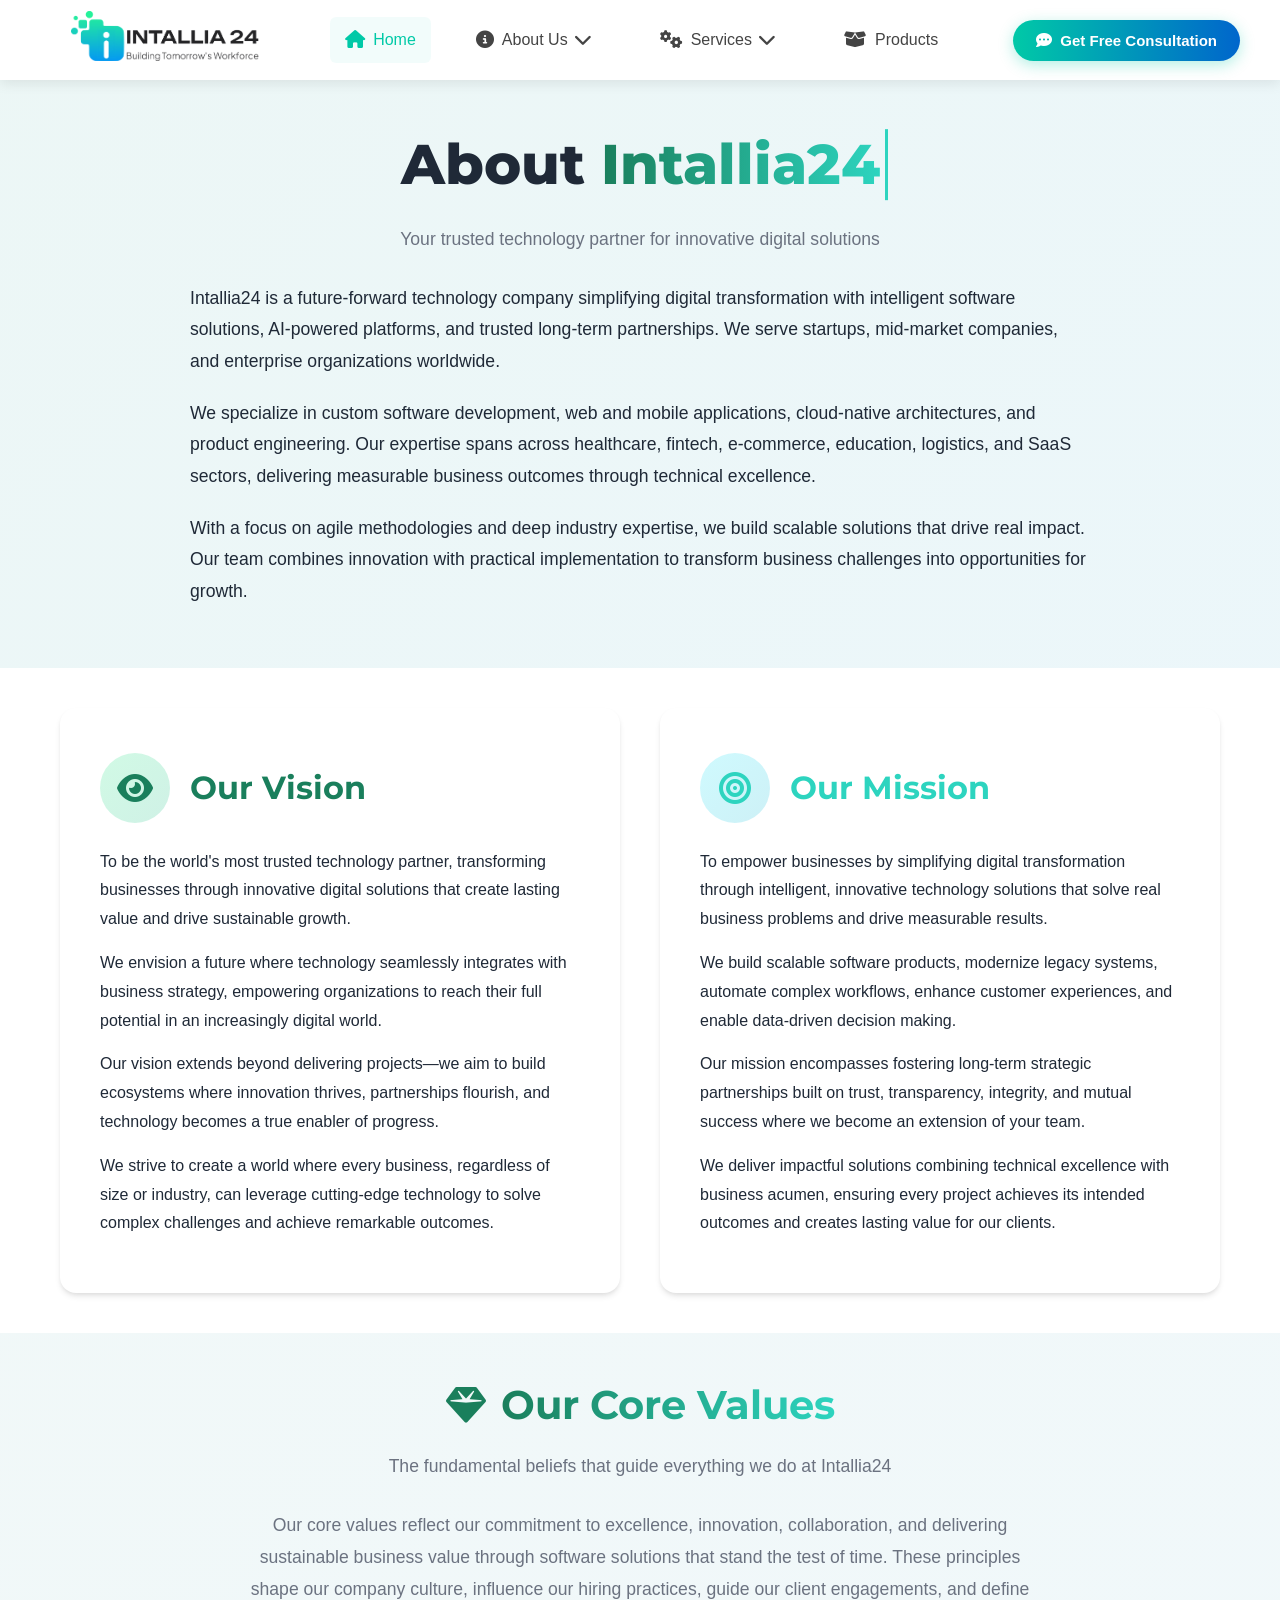
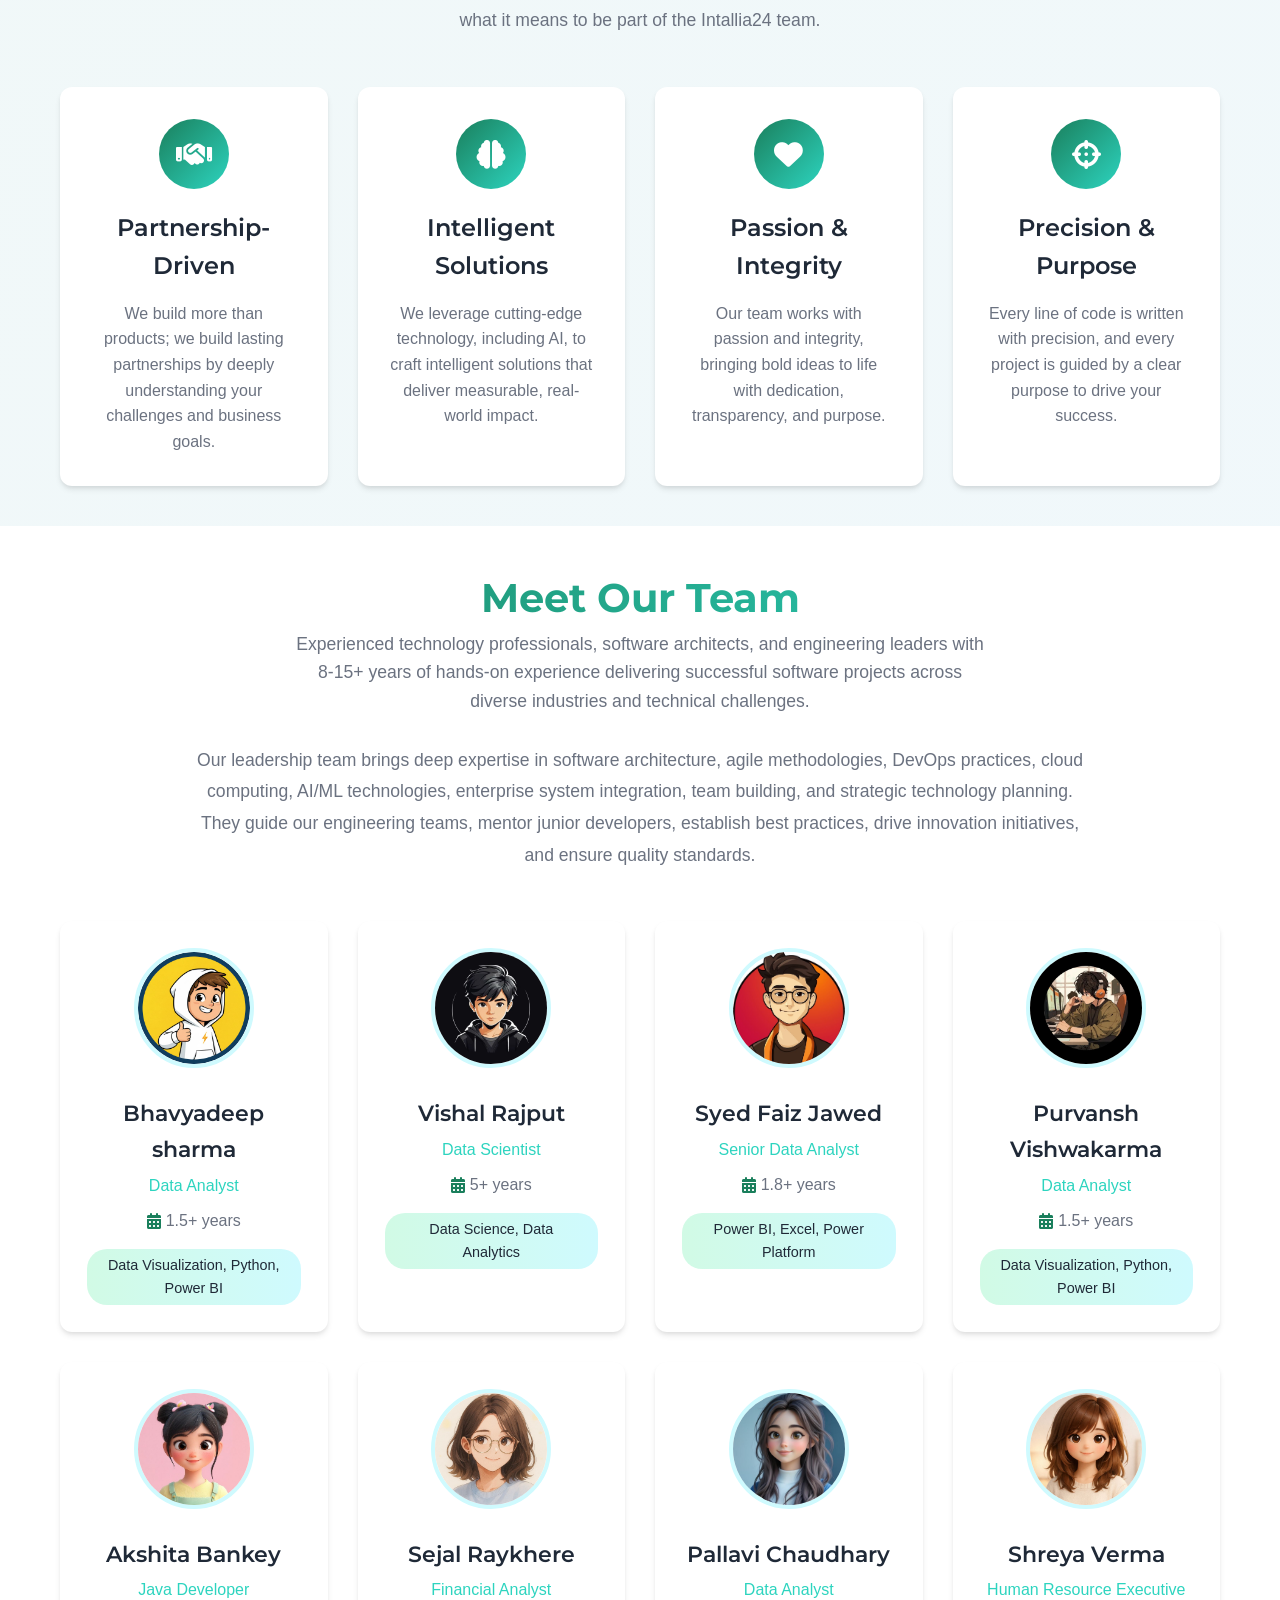
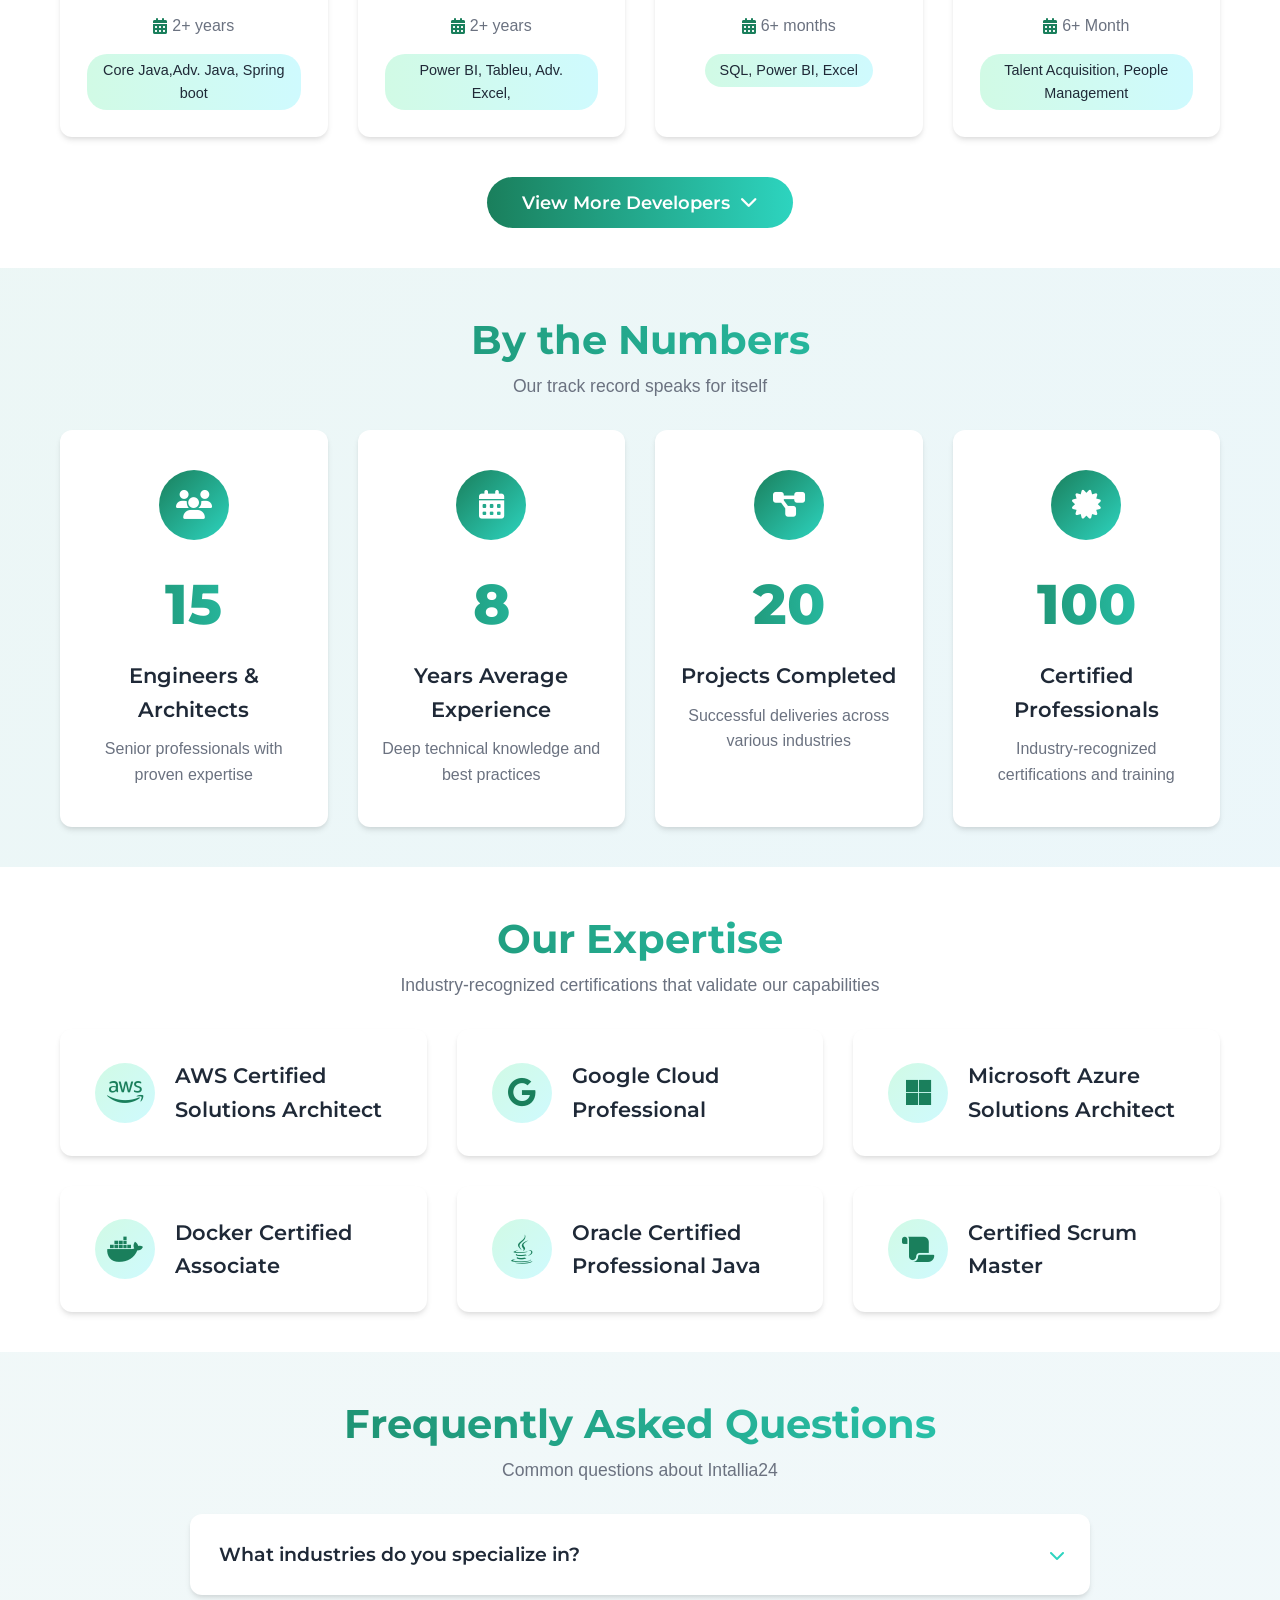
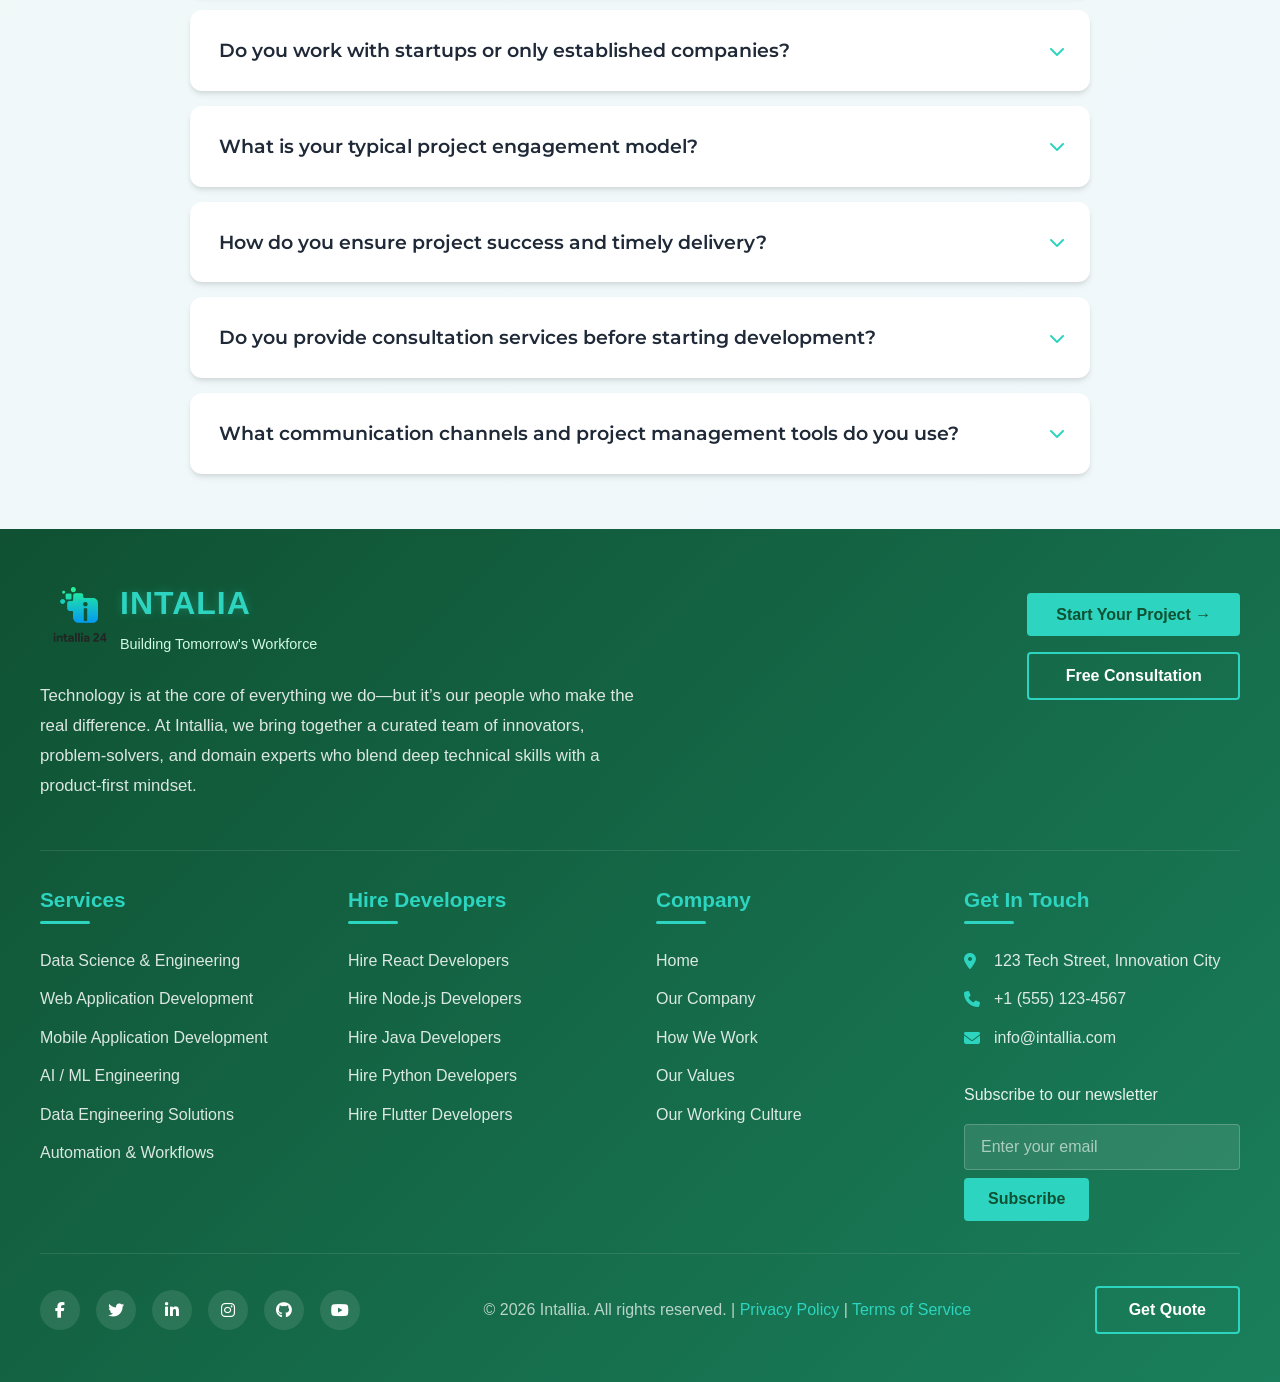
<file: Pages/About/about.html>
<!doctype html>
<html lang="en">
  <head>
    <meta charset="UTF-8" />
    <meta name="viewport" content="width=device-width, initial-scale=1.0" />
    <title>About Intallia24</title>
    <link
      rel="stylesheet"
      href="https://cdnjs.cloudflare.com/ajax/libs/font-awesome/6.4.0/css/all.min.css"
    />
    <link rel="preconnect" href="https://fonts.googleapis.com" />
    <link rel="preconnect" href="https://fonts.gstatic.com" crossorigin />
    <link
      href="https://fonts.googleapis.com/css2?family=Poppins:wght@300;400;500;600;700&family=Montserrat:wght@400;500;600;700&display=swap"
      rel="stylesheet"
    />
    <link rel="stylesheet" href="../../CSS/about.css" />
    <link rel="stylesheet" href="../../CSS/navbar.css" />
    <link rel="stylesheet" href="../../CSS/footer.css" />
  </head>
  <body>
    <!-- Header & Navigation -->
    <header class="header">
      <nav class="navbar">
        <!-- Logo -->
        <div class="logo-container">
          <div class="logo">
            <div class="logo-text">
              <!-- <span class="logo-main">INTALLA 24</span>
              <span class="logo-sub">Building Tomorrow's Workforce</span> -->
              <a href="/">
                <img src="../../Images/intallia-logo.png" alt="" />
              </a>
            </div>
            <div class="logo-gradient"></div>
          </div>
          <!-- Mobile Menu Toggle -->
          <button class="menu-toggle" id="menuToggle">
            <span class="bar"></span>
            <span class="bar"></span>
            <span class="bar"></span>
          </button>
        </div>

        <!-- Navigation Menu -->
        <ul class="nav-menu" id="navMenu">
          <li class="nav-item">
            <a href="/" class="nav-link active">
              <i class="fas fa-home"></i> Home
            </a>
          </li>

          <!-- About Us Dropdown -->
          <li class="nav-item dropdown">
            <a href="#" class="nav-link dropdown-toggle">
              <i class="fas fa-info-circle"></i> About Us
              <i class="fas fa-chevron-down dropdown-icon"></i>
            </a>
            <ul class="dropdown-menu">
              <li class="dropdown-item">
                <a href="../../Pages/About/about.html">
                  <i class="fas fa-building"></i>
                  <span>Our Company</span>
                </a>
              </li>
              <li class="dropdown-item">
                <a href="../../Pages/About/our-work.html">
                  <i class="fas fa-cogs"></i>
                  <span>How We Work</span>
                </a>
              </li>
              <li class="dropdown-item">
                <a href="../../Pages/About/our-values.html">
                  <i class="fas fa-heart"></i>
                  <span>Our Values</span>
                </a>
              </li>
              <li class="dropdown-item">
                <a href="../../Pages/About/our-working-culture.html">
                  <i class="fas fa-users"></i>
                  <span>Our Working Culture</span>
                </a>
              </li>
            </ul>
          </li>

          <!-- Services Dropdown -->
          <li class="nav-item dropdown">
            <a href="#services" class="nav-link dropdown-toggle">
              <i class="fas fa-cogs"></i> Services
              <i class="fas fa-chevron-down dropdown-icon"></i>
            </a>
            <ul class="dropdown-menu">
              <li class="dropdown-item">
                <a href="../../Pages/Services/data-science-analytics.html">
                  <i class="fas fa-layer-group"></i>
                  <span>Data Science & Analytics</span>
                </a>
              </li>
              <li class="dropdown-item">
                <a href="../../Pages/Services/ai-ml-engineering.html">
                  <i class="fas fa-chart-bar"></i>
                  <span>AL / ML Engineering</span>
                </a>
              </li>
              <li class="dropdown-item">
                <a href="../../Pages/Services/website-development.html">
                  <i class="fas fa-database"></i>
                  <span>Website Development</span>
                </a>
              </li>
              <li class="dropdown-item">
                <a href="../../Pages/Services/mobile-application-development.html">
                  <i class="fas fa-mobile-alt"></i>
                  <span>Mobile Application Development</span>
                </a>
              </li>
              <li class="dropdown-item">
                <a href="../../Pages/Services/data-engineering.html">
                  <i class="fas fa-globe"></i>
                  <span>Data Engineering Solutions</span>
                </a>
              </li>
              <li class="dropdown-item">
                <a href="../../Pages/Services/automation-workflows.html">
                  <i class="fas fa-robot"></i>
                  <span>Automation & Workflows</span>
                </a>
              </li>
              <li class="dropdown-item">
                <a href="#" class="view-more" id="viewMoreServices">
                  <i class="fas fa-eye"></i>
                  <span>View More Services</span>
                </a>
              </li>
            </ul>
          </li>

          <!-- Products -->
          <li class="nav-item">
            <a href="#products" class="nav-link">
              <i class="fas fa-box-open"></i> Products
            </a>
          </li>
        </ul>

        <!-- Get Free Consultation Button -->
        <div class="cta-container">
          <button class="cta-button" id="consultationBtn">
            <i class="fas fa-comment-dots"></i> Get Free Consultation
          </button>
        </div>
      </nav>
    </header>

    <!-- Main Content -->
    <!-- <main class="main-content">
      <div class="container">
        <div class="content-section" id="contentDisplay">
          <h2 id="sectionTitle">Home Content</h2>
          <p id="sectionDescription">
            Welcome to our website! Select any menu item to see detailed
            information about that section.
          </p>
        </div>
      </div>
    </main> -->

    <!-- Consultation Modal -->
    <div class="modal" id="consultationModal">
      <div class="modal-content">
        <div class="modal-header">
          <h3>Get Free Consultation</h3>
          <button class="close-modal" id="closeModal">&times;</button>
        </div>
        <div class="modal-body">
          <p>
            Fill out the form below and our experts will contact you within 24
            hours.
          </p>
          <form id="consultationForm">
            <div class="form-group">
              <input type="text" placeholder="Your Name" required />
            </div>
            <div class="form-group">
              <input type="email" placeholder="Email Address" required />
            </div>
            <div class="form-group">
              <input type="tel" placeholder="Phone Number" />
            </div>
            <div class="form-group">
              <select required>
                <option value="" disabled selected>Select Service</option>
                <option value="fullstack">Full Stack Development</option>
                <option value="analytics">Data Analytics</option>
                <option value="datascience">Data Science</option>
                <option value="mobile">Mobile Application Development</option>
                <option value="web">Web Application Development</option>
                <option value="ai">AI Powered Platform</option>
              </select>
            </div>
            <button type="submit" class="submit-btn">Submit Request</button>
          </form>
        </div>
      </div>
    </div>
    <!-- About Section -->
    <section class="about-section">
      <div class="container">
        <div class="section-header">
          <h1 class="main-heading">
            About <span class="typewriter-text">Intallia24</span>
          </h1>
          <p class="section-subtitle">
            Your trusted technology partner for innovative digital solutions
          </p>
        </div>

        <div class="about-content">
          <p>
            Intallia24 is a future-forward technology company simplifying
            digital transformation with intelligent software solutions,
            AI-powered platforms, and trusted long-term partnerships. We serve
            startups, mid-market companies, and enterprise organizations
            worldwide.
          </p>
          <p>
            We specialize in custom software development, web and mobile
            applications, cloud-native architectures, and product engineering.
            Our expertise spans across healthcare, fintech, e-commerce,
            education, logistics, and SaaS sectors, delivering measurable
            business outcomes through technical excellence.
          </p>
          <p>
            With a focus on agile methodologies and deep industry expertise, we
            build scalable solutions that drive real impact. Our team combines
            innovation with practical implementation to transform business
            challenges into opportunities for growth.
          </p>
        </div>
      </div>
    </section>

    <!-- Vision & Mission Cards -->
    <section class="vision-mission-section">
      <div class="container">
        <div class="cards-row">
          <!-- Vision Card -->
          <div class="vision-card card">
            <div class="card-header">
              <div class="icon-container">
                <i class="fas fa-eye icon-large"></i>
              </div>
              <h2 class="card-title">Our Vision</h2>
            </div>
            <div class="card-content">
              <p>
                To be the world's most trusted technology partner, transforming
                businesses through innovative digital solutions that create
                lasting value and drive sustainable growth.
              </p>
              <p>
                We envision a future where technology seamlessly integrates with
                business strategy, empowering organizations to reach their full
                potential in an increasingly digital world.
              </p>
              <p>
                Our vision extends beyond delivering projects—we aim to build
                ecosystems where innovation thrives, partnerships flourish, and
                technology becomes a true enabler of progress.
              </p>
              <p>
                We strive to create a world where every business, regardless of
                size or industry, can leverage cutting-edge technology to solve
                complex challenges and achieve remarkable outcomes.
              </p>
            </div>
          </div>

          <!-- Mission Card -->
          <div class="mission-card card">
            <div class="card-header">
              <div class="icon-container">
                <i class="fas fa-bullseye icon-large"></i>
              </div>
              <h2 class="card-title">Our Mission</h2>
            </div>
            <div class="card-content">
              <p>
                To empower businesses by simplifying digital transformation
                through intelligent, innovative technology solutions that solve
                real business problems and drive measurable results.
              </p>
              <p>
                We build scalable software products, modernize legacy systems,
                automate complex workflows, enhance customer experiences, and
                enable data-driven decision making.
              </p>
              <p>
                Our mission encompasses fostering long-term strategic
                partnerships built on trust, transparency, integrity, and mutual
                success where we become an extension of your team.
              </p>
              <p>
                We deliver impactful solutions combining technical excellence
                with business acumen, ensuring every project achieves its
                intended outcomes and creates lasting value for our clients.
              </p>
            </div>
          </div>
        </div>
      </div>
    </section>

    <!-- Core Values -->
    <section class="core-values-section">
      <div class="container">
        <div class="section-header">
          <div class="title-with-icon">
            <i class="fas fa-gem section-icon"></i>
            <h2 class="section-title">Our Core Values</h2>
          </div>
          <p class="section-subtitle">
            The fundamental beliefs that guide everything we do at Intallia24
          </p>
        </div>

        <div class="core-values-intro">
          <p>
            Our core values reflect our commitment to excellence, innovation,
            collaboration, and delivering sustainable business value through
            software solutions that stand the test of time. These principles
            shape our company culture, influence our hiring practices, guide our
            client engagements, and define what it means to be part of the
            Intallia24 team.
          </p>
        </div>

        <div class="values-cards">
          <div class="value-card">
            <div class="value-icon">
              <i class="fas fa-handshake"></i>
            </div>
            <h3 class="value-title">Partnership-Driven</h3>
            <p class="value-description">
              We build more than products; we build lasting partnerships by
              deeply understanding your challenges and business goals.
            </p>
          </div>

          <div class="value-card">
            <div class="value-icon">
              <i class="fas fa-brain"></i>
            </div>
            <h3 class="value-title">Intelligent Solutions</h3>
            <p class="value-description">
              We leverage cutting-edge technology, including AI, to craft
              intelligent solutions that deliver measurable, real-world impact.
            </p>
          </div>

          <div class="value-card">
            <div class="value-icon">
              <i class="fas fa-heart"></i>
            </div>
            <h3 class="value-title">Passion & Integrity</h3>
            <p class="value-description">
              Our team works with passion and integrity, bringing bold ideas to
              life with dedication, transparency, and purpose.
            </p>
          </div>

          <div class="value-card">
            <div class="value-icon">
              <i class="fas fa-crosshairs"></i>
            </div>
            <h3 class="value-title">Precision & Purpose</h3>
            <p class="value-description">
              Every line of code is written with precision, and every project is
              guided by a clear purpose to drive your success.
            </p>
          </div>
        </div>
      </div>
    </section>

    <!-- Meet Our Developers -->
    <section class="developers-section">
      <div class="container">
        <div class="section-header">
          <h2 class="section-title">Meet Our Team</h2>
          <p class="section-subtitle">
            Experienced technology professionals, software architects, and
            engineering leaders with 8-15+ years of hands-on experience
            delivering successful software projects across diverse industries
            and technical challenges.
          </p>
        </div>

        <div class="developers-intro">
          <p>
            Our leadership team brings deep expertise in software architecture,
            agile methodologies, DevOps practices, cloud computing, AI/ML
            technologies, enterprise system integration, team building, and
            strategic technology planning. They guide our engineering teams,
            mentor junior developers, establish best practices, drive innovation
            initiatives, and ensure quality standards.
          </p>
        </div>

        <div class="developers-grid" id="developersContainer">
          <!-- Developer cards will be generated by JavaScript -->
        </div>

        <div class="view-more-container">
          <button id="viewMoreBtn" class="view-more-btn">
            View More Developers <i class="fas fa-chevron-down"></i>
          </button>
        </div>
      </div>
    </section>

    <!-- By the Numbers -->
    <section class="numbers-section">
      <div class="container">
        <div class="section-header">
          <h2 class="section-title">By the Numbers</h2>
          <p class="section-subtitle">Our track record speaks for itself</p>
        </div>

        <div class="numbers-grid">
          <div class="number-card">
            <div class="number-icon">
              <i class="fas fa-users"></i>
            </div>
            <h3 class="number-count" data-target="15">0</h3>
            <p class="number-label">Engineers & Architects</p>
            <p class="number-description">
              Senior professionals with proven expertise
            </p>
          </div>

          <div class="number-card">
            <div class="number-icon">
              <i class="fas fa-calendar-alt"></i>
            </div>
            <h3 class="number-count" data-target="8">0</h3>
            <p class="number-label">Years Average Experience</p>
            <p class="number-description">
              Deep technical knowledge and best practices
            </p>
          </div>

          <div class="number-card">
            <div class="number-icon">
              <i class="fas fa-project-diagram"></i>
            </div>
            <h3 class="number-count" data-target="20">0</h3>
            <p class="number-label">Projects Completed</p>
            <p class="number-description">
              Successful deliveries across various industries
            </p>
          </div>

          <div class="number-card">
            <div class="number-icon">
              <i class="fas fa-certificate"></i>
            </div>
            <h3 class="number-count" data-target="100">0</h3>
            <p class="number-label">Certified Professionals</p>
            <p class="number-description">
              Industry-recognized certifications and training
            </p>
          </div>
        </div>
      </div>
    </section>

    <!-- Our Expertise -->
    <section class="expertise-section">
      <div class="container">
        <div class="section-header">
          <h2 class="section-title">Our Expertise</h2>
          <p class="section-subtitle">
            Industry-recognized certifications that validate our capabilities
          </p>
        </div>

        <div class="expertise-grid">
          <div class="expertise-card">
            <div class="expertise-icon">
              <i class="fab fa-aws"></i>
            </div>
            <h3 class="expertise-title">AWS Certified Solutions Architect</h3>
          </div>

          <div class="expertise-card">
            <div class="expertise-icon">
              <i class="fab fa-google"></i>
            </div>
            <h3 class="expertise-title">Google Cloud Professional</h3>
          </div>

          <div class="expertise-card">
            <div class="expertise-icon">
              <i class="fab fa-microsoft"></i>
            </div>
            <h3 class="expertise-title">Microsoft Azure Solutions Architect</h3>
          </div>

          <div class="expertise-card">
            <div class="expertise-icon">
              <i class="fab fa-docker"></i>
            </div>
            <h3 class="expertise-title">Docker Certified Associate</h3>
          </div>

          <div class="expertise-card">
            <div class="expertise-icon">
              <i class="fab fa-java"></i>
            </div>
            <h3 class="expertise-title">Oracle Certified Professional Java</h3>
          </div>

          <div class="expertise-card">
            <div class="expertise-icon">
              <i class="fas fa-scroll"></i>
            </div>
            <h3 class="expertise-title">Certified Scrum Master</h3>
          </div>
        </div>
      </div>
    </section>

    <!-- FAQ Section -->
    <section class="faq-section">
      <div class="container">
        <div class="section-header">
          <h2 class="section-title">Frequently Asked Questions</h2>
          <p class="section-subtitle">Common questions about Intallia24</p>
        </div>

        <div class="faq-container">
          <div class="faq-item">
            <div class="faq-question">
              <h3>What industries do you specialize in?</h3>
              <i class="fas fa-chevron-down"></i>
            </div>
            <div class="faq-answer">
              <p>
                We have extensive experience across multiple industries
                including healthcare and telemedicine, fintech and banking,
                e-commerce and retail, education and e-learning, logistics and
                supply chain, real estate and property management, hospitality
                and travel, manufacturing and IoT, media and entertainment, and
                enterprise SaaS platforms.
              </p>
            </div>
          </div>

          <div class="faq-item">
            <div class="faq-question">
              <h3>Do you work with startups or only established companies?</h3>
              <i class="fas fa-chevron-down"></i>
            </div>
            <div class="faq-answer">
              <p>
                We work with businesses of all sizes, from startups looking to
                build their MVP to established enterprises seeking to modernize
                legacy systems. Our flexible engagement models allow us to
                tailor our services to meet the unique needs and budgets of each
                client.
              </p>
            </div>
          </div>

          <div class="faq-item">
            <div class="faq-question">
              <h3>What is your typical project engagement model?</h3>
              <i class="fas fa-chevron-down"></i>
            </div>
            <div class="faq-answer">
              <p>
                We offer multiple engagement models including fixed-price
                projects, time and material contracts, and dedicated development
                teams. Our preferred approach is agile methodology with 2-week
                sprints, regular demos, and continuous feedback to ensure
                alignment and adaptability throughout the project lifecycle.
              </p>
            </div>
          </div>

          <div class="faq-item">
            <div class="faq-question">
              <h3>How do you ensure project success and timely delivery?</h3>
              <i class="fas fa-chevron-down"></i>
            </div>
            <div class="faq-answer">
              <p>
                We employ proven agile methodologies, regular progress tracking,
                transparent communication, and risk management practices. Our
                experienced project managers ensure milestones are met, and our
                quality assurance processes guarantee deliverables meet the
                highest standards.
              </p>
            </div>
          </div>

          <div class="faq-item">
            <div class="faq-question">
              <h3>
                Do you provide consultation services before starting
                development?
              </h3>
              <i class="fas fa-chevron-down"></i>
            </div>
            <div class="faq-answer">
              <p>
                Yes, we offer comprehensive discovery and consulting services to
                help clarify requirements, define project scope, and establish
                success metrics before any development begins. This ensures
                we're aligned on objectives and can provide accurate estimates
                and timelines.
              </p>
            </div>
          </div>

          <div class="faq-item">
            <div class="faq-question">
              <h3>
                What communication channels and project management tools do you
                use?
              </h3>
              <i class="fas fa-chevron-down"></i>
            </div>
            <div class="faq-answer">
              <p>
                We use a variety of communication tools including Slack,
                Microsoft Teams, and Zoom for daily communication. For project
                management, we typically use Jira, Trello, or Asana depending on
                client preference. We're flexible and can adapt to your existing
                tools and workflows.
              </p>
            </div>
          </div>
        </div>
      </div>
    </section>

    <!-- Footer Section -->
    <footer class="footer-section">
      <div class="footer-container">
        <!-- Top Section with Logo and Tagline -->
        <div class="footer-top">
          <div class="footer-logo-container">
            <div class="logo-wrapper">
              <img
                src="../../Images/logo1.png"
                alt="Intallia Logo"
                class="footer-logo"
              />
              <div class="logo-text">
                <span class="logo-top">INTALIA</span>
                <span class="logo-bottom">Building Tomorrow's Workforce</span>
              </div>
            </div>
            <p class="footer-tagline">
              Technology is at the core of everything we do—but it’s our people
              who make the real difference. At Intallia, we bring together a
              curated team of innovators, problem-solvers, and domain experts
              who blend deep technical skills with a product-first mindset.
            </p>
          </div>

          <div class="footer-cta">
            <button class="btn-primary">Start Your Project →</button>
            <button class="btn-secondary">Free Consultation</button>
          </div>
        </div>

        <!-- Middle Section with Services, Developers, Company Links -->
        <div class="footer-middle">
          <div class="footer-column">
            <h3 class="footer-heading">Services</h3>
            <ul class="footer-links">
              <li>
                <a href="../../Pages/Services/data-science-analytics.html"
                  >Data Science & Engineering</a
                >
              </li>
              <li>
                <a href="../../Pages/Services/website-development.html"
                  >Web Application Development</a
                >
              </li>
              <li>
                <a href="../../Pages/Services/mobile-application-development.html"
                  >Mobile Application Development</a
                >
              </li>
              <li>
                <a href="../../Pages/Services/ai-ml-engineering.html"
                  >AI / ML Engineering</a
                >
              </li>
              <li>
                <a href="../../Pages/Services/data-engineering.html"
                  >Data Engineering Solutions</a
                >
              </li>
              <li>
                <a href="../../Pages/Services/automation-workflows.html"
                  >Automation & Workflows</a
                >
              </li>
            </ul>
          </div>

          <div class="footer-column">
            <h3 class="footer-heading">Hire Developers</h3>
            <ul class="footer-links">
              <li><a href="#">Hire React Developers</a></li>
              <li><a href="#">Hire Node.js Developers</a></li>
              <li><a href="#">Hire Java Developers</a></li>
              <li><a href="#">Hire Python Developers</a></li>
              <li><a href="#">Hire Flutter Developers</a></li>
            </ul>
          </div>

          <div class="footer-column">
            <h3 class="footer-heading">Company</h3>
            <ul class="footer-links">
              <li><a href="/">Home</a></li>
              <li><a href="../../Pages/About/about.html">Our Company</a></li>
              <li><a href="../../Pages/About/our-work.html">How We Work</a></li>
              <li><a href="../../Pages/About/our-values.html">Our Values</a></li>
              <li>
                <a href="../../Pages/About/our-working-culture.html"
                  >Our Working Culture</a
                >
              </li>
            </ul>
          </div>

          <div class="footer-column">
            <h3 class="footer-heading">Get In Touch</h3>
            <div class="contact-info">
              <p>
                <i class="fas fa-map-marker-alt"></i> 123 Tech Street,
                Innovation City
              </p>
              <p><i class="fas fa-phone"></i> +1 (555) 123-4567</p>
              <p><i class="fas fa-envelope"></i> info@intallia.com</p>
            </div>

            <div class="newsletter">
              <h4>Subscribe to our newsletter</h4>
              <div class="newsletter-form">
                <input type="email" placeholder="Enter your email" />
                <button class="btn-subscribe">Subscribe</button>
              </div>
            </div>
          </div>
        </div>

        <!-- Bottom Section with Social Media and Copyright -->
        <div class="footer-bottom">
          <div class="social-icons">
            <a href="#" class="social-icon" title="Facebook">
              <i class="fab fa-facebook-f"></i>
              <span class="icon-bg"></span>
            </a>
            <a href="#" class="social-icon" title="Twitter">
              <i class="fab fa-twitter"></i>
              <span class="icon-bg"></span>
            </a>
            <a href="#" class="social-icon" title="LinkedIn">
              <i class="fab fa-linkedin-in"></i>
              <span class="icon-bg"></span>
            </a>
            <a href="#" class="social-icon" title="Instagram">
              <i class="fab fa-instagram"></i>
              <span class="icon-bg"></span>
            </a>
            <a href="#" class="social-icon" title="GitHub">
              <i class="fab fa-github"></i>
              <span class="icon-bg"></span>
            </a>
            <a href="#" class="social-icon" title="YouTube">
              <i class="fab fa-youtube"></i>
              <span class="icon-bg"></span>
            </a>
          </div>

          <div class="copyright">
            <p>
              &copy; <span id="current-year">2024</span> Intallia. All rights
              reserved. | <a href="#">Privacy Policy</a> |
              <a href="#">Terms of Service</a>
            </p>
          </div>

          <div class="footer-quote">
            <button class="btn-quote">Get Quote</button>
          </div>
        </div>
      </div>
    </footer>

    <script src="../../JS/about.js"></script>
    <script src="../../JS/footer.js"></script>
    <script src="../../JS/script.js"></script>
  </body>
</html>
</file>
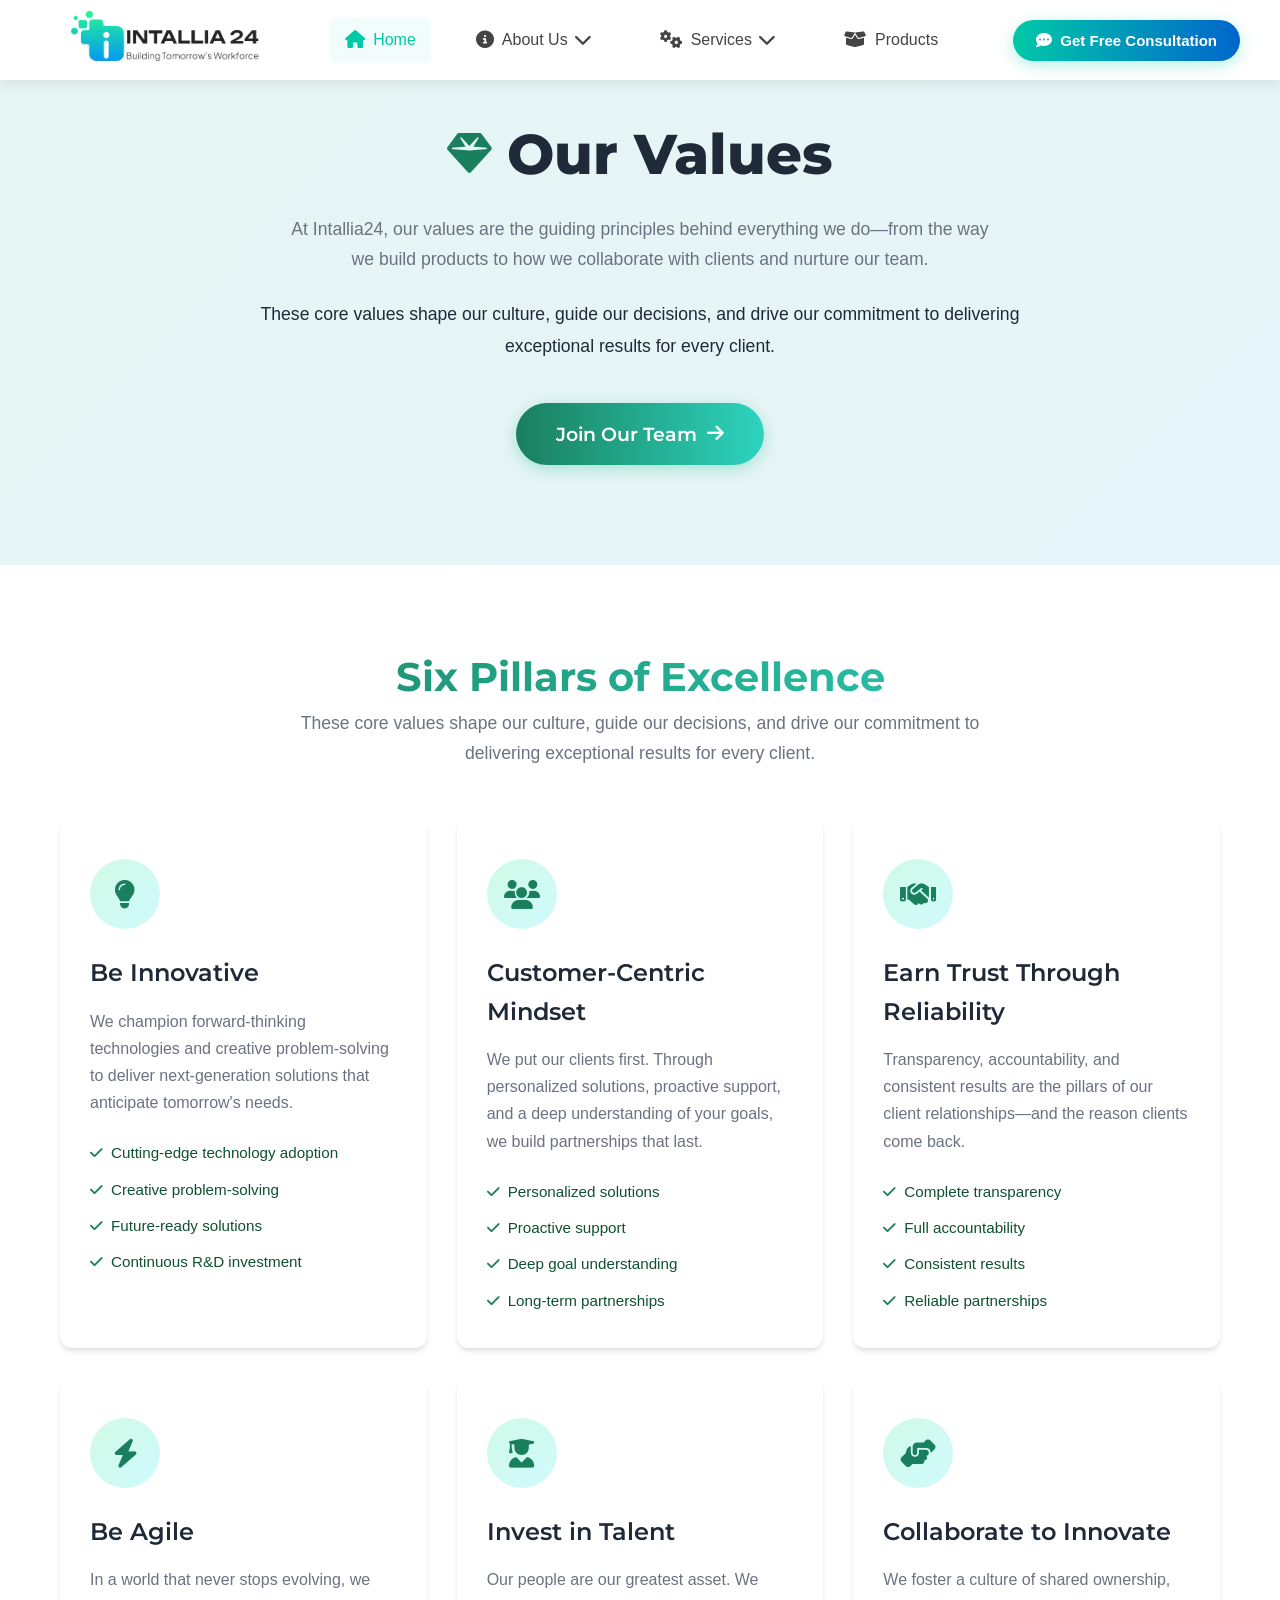
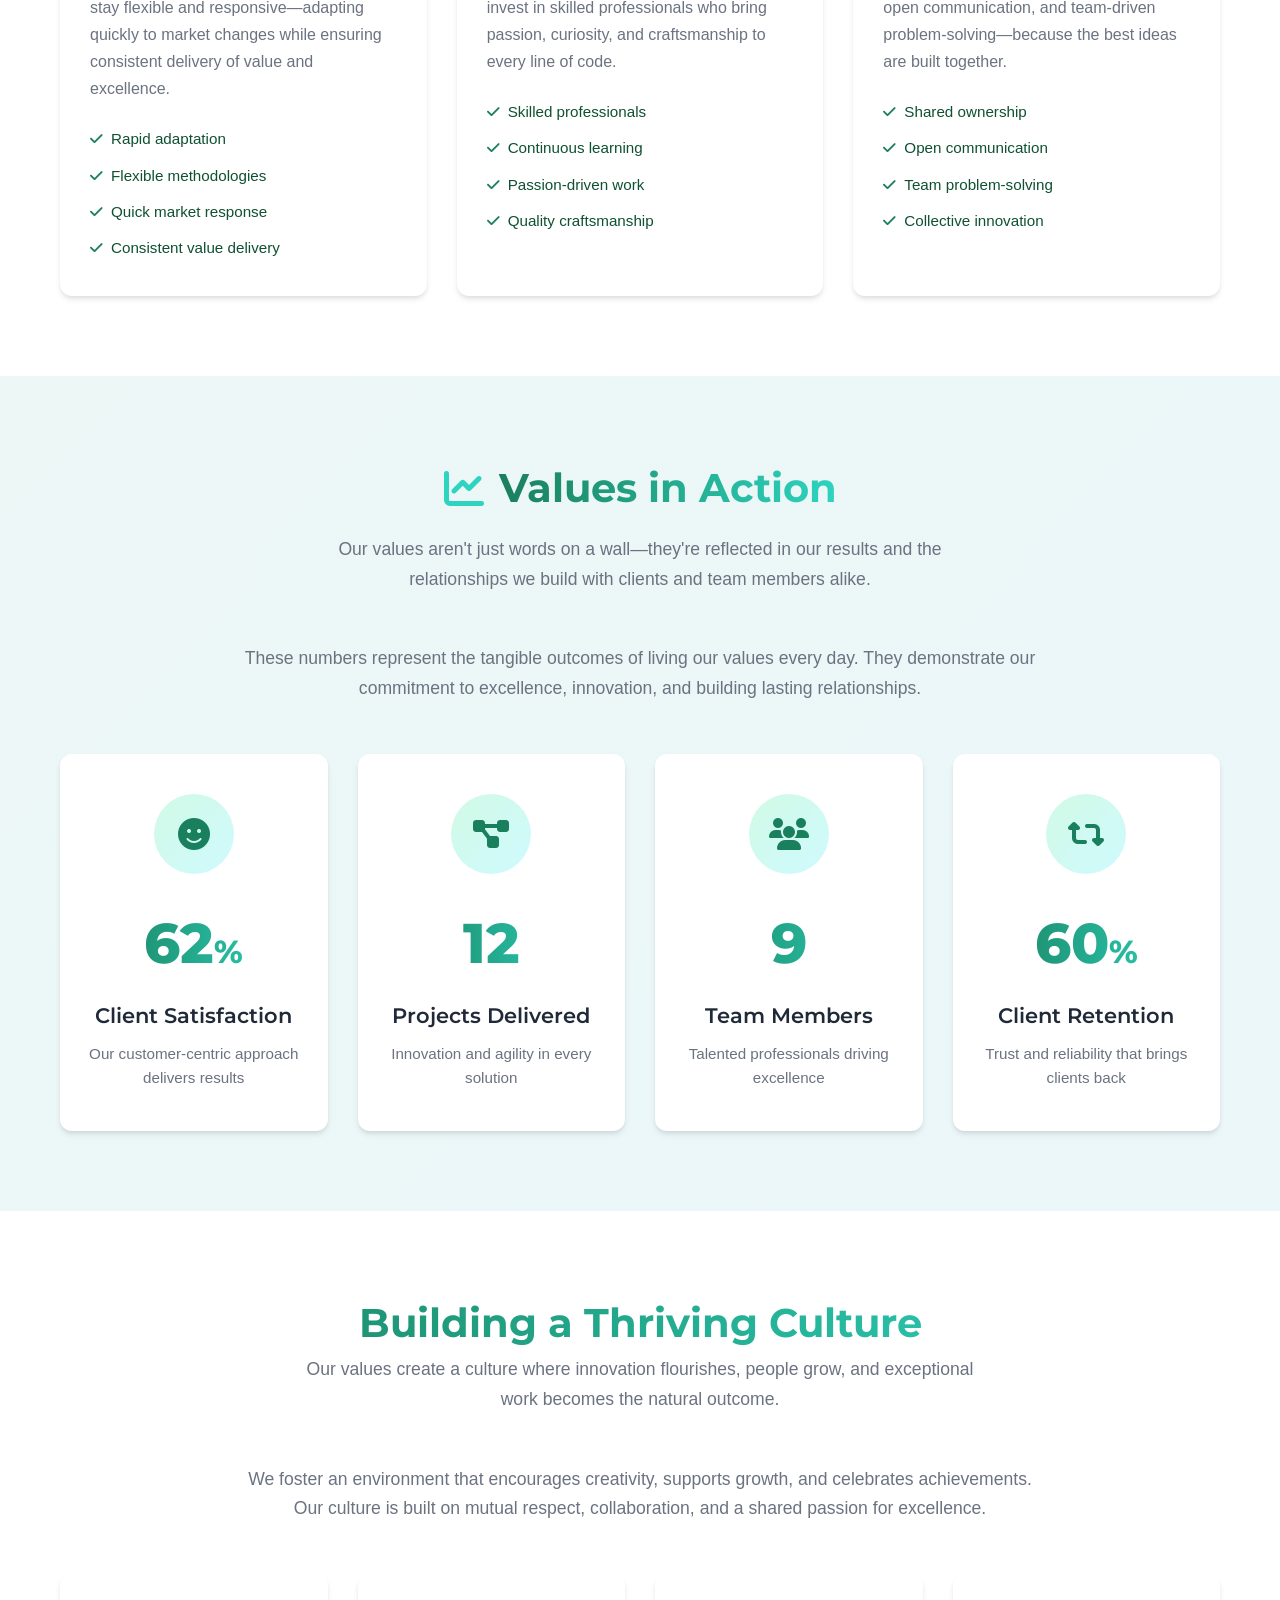
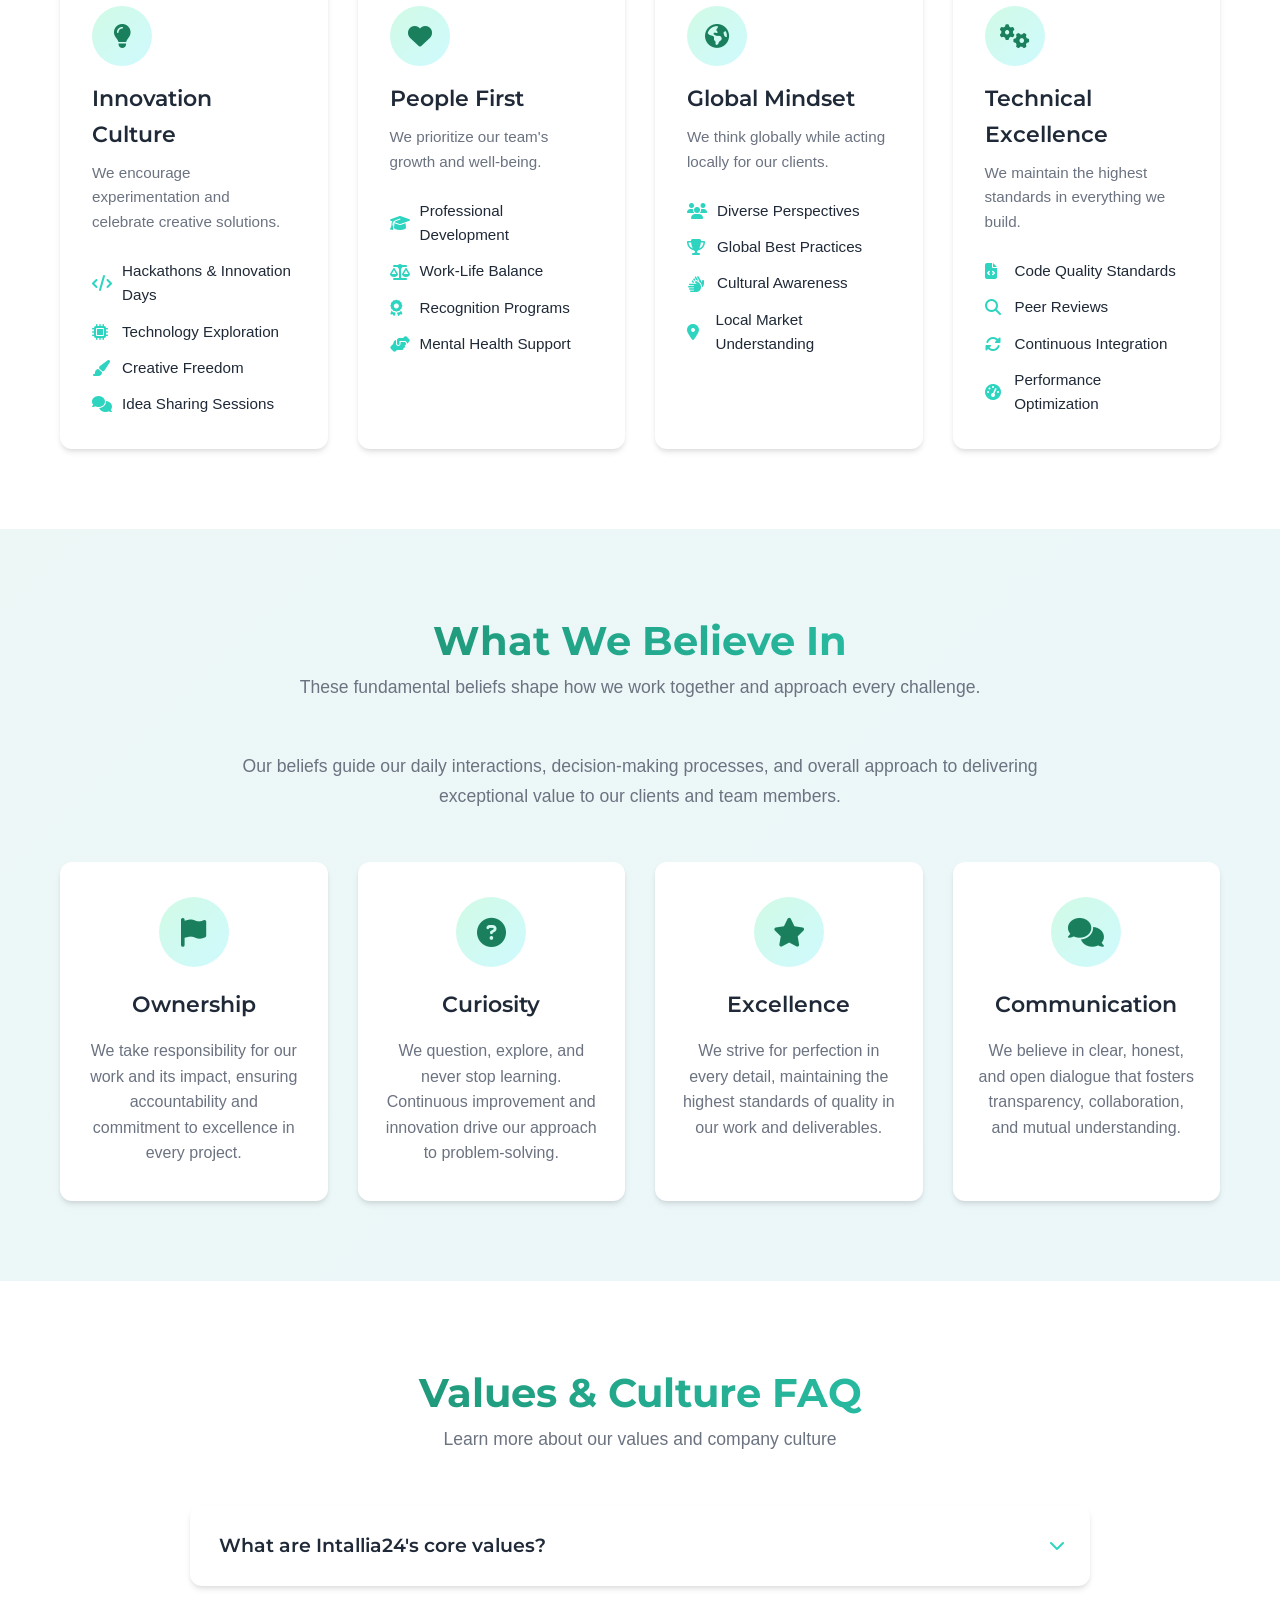
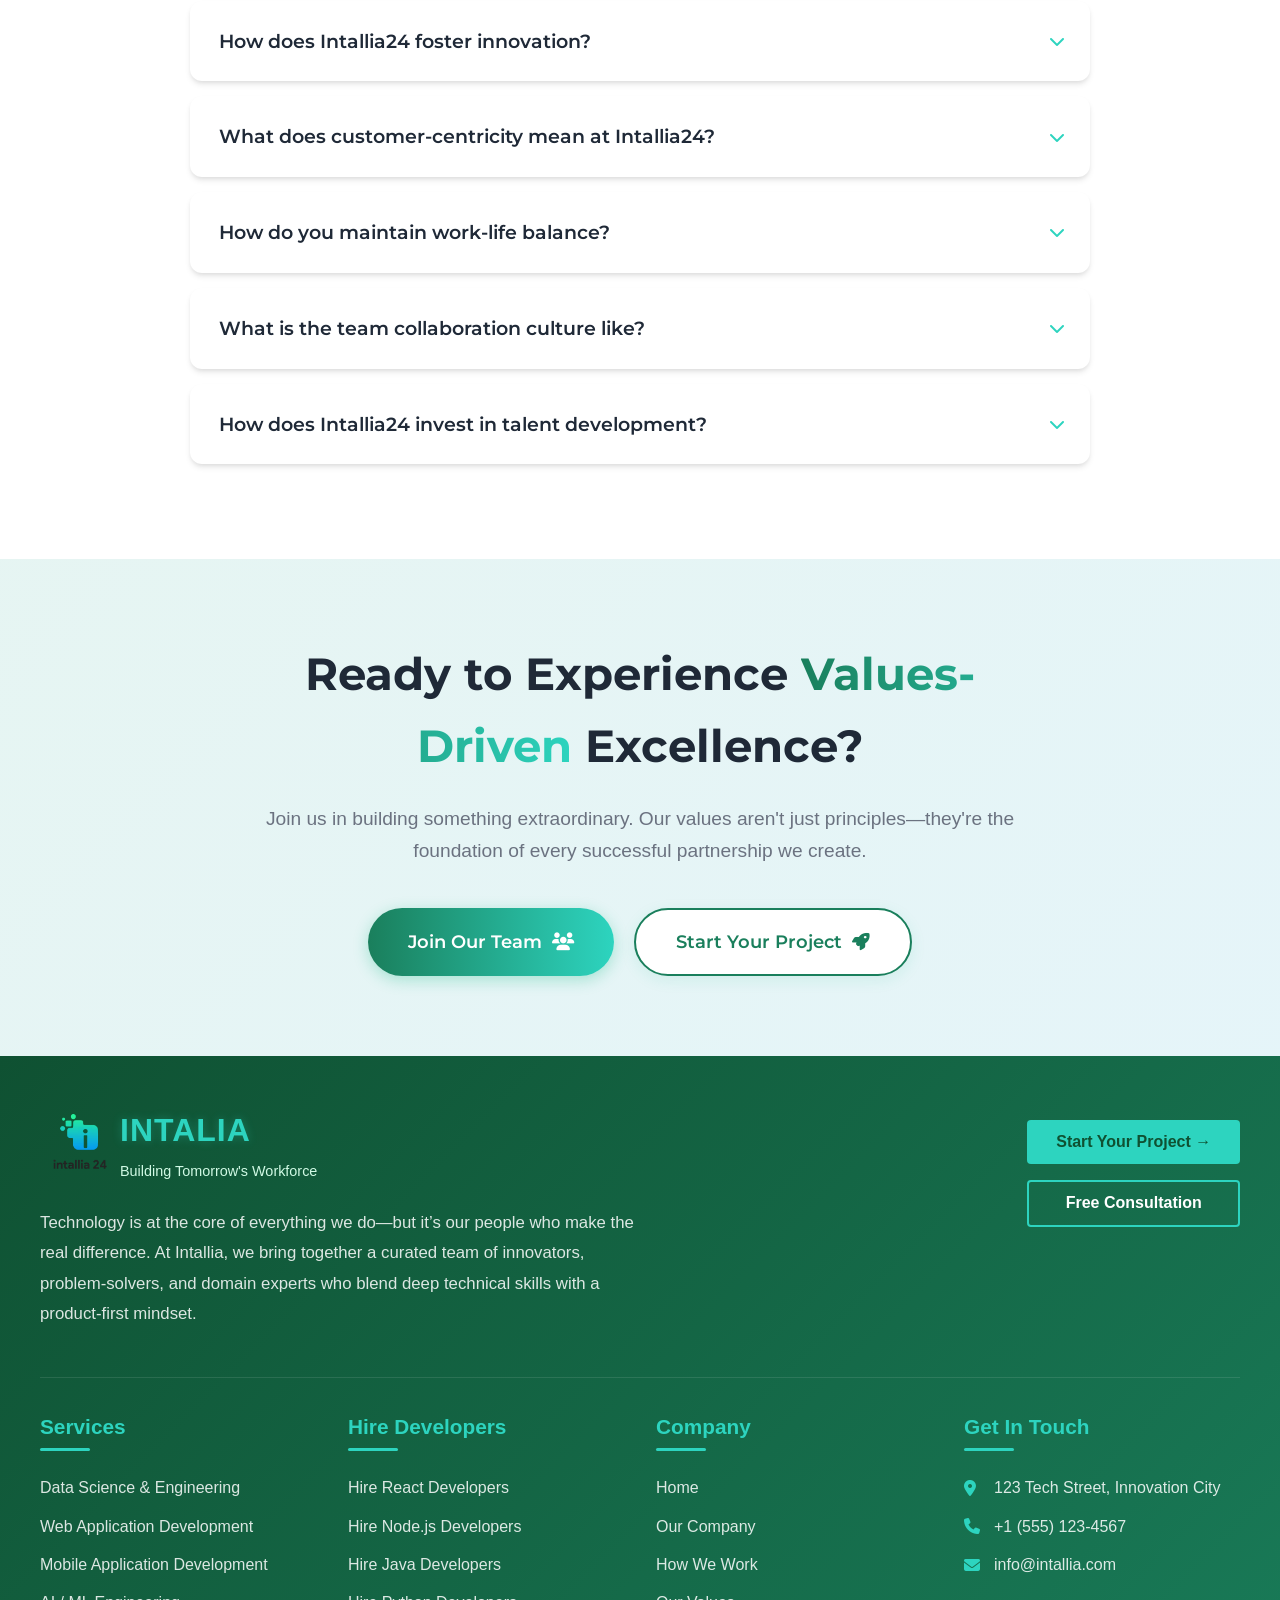
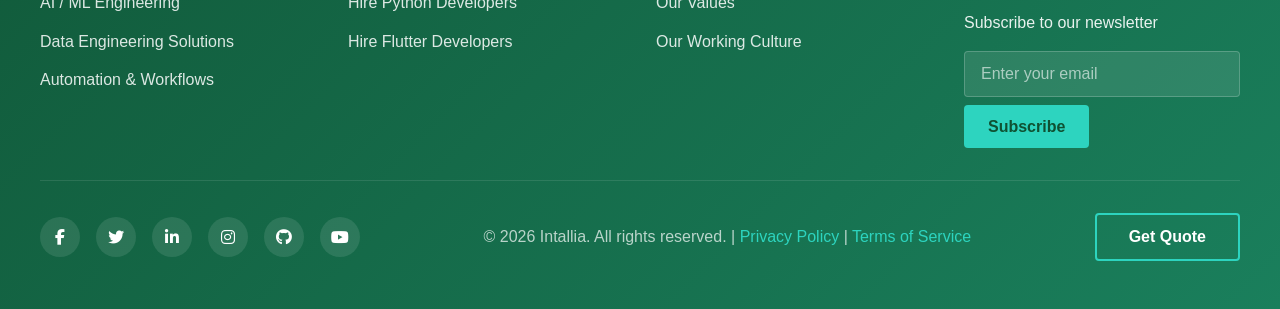
<file: Pages/About/our-values.html>
<!doctype html>
<html lang="en">
  <head>
    <meta charset="UTF-8" />
    <meta name="viewport" content="width=device-width, initial-scale=1.0" />
    <title>Our Values - Intallia24</title>
    <link
      rel="stylesheet"
      href="https://cdnjs.cloudflare.com/ajax/libs/font-awesome/6.4.0/css/all.min.css"
    />
    <link rel="preconnect" href="https://fonts.googleapis.com" />
    <link rel="preconnect" href="https://fonts.gstatic.com" crossorigin />
    <link
      href="https://fonts.googleapis.com/css2?family=Poppins:wght@300;400;500;600;700&family=Montserrat:wght@400;500;600;700&display=swap"
      rel="stylesheet"
    />
    <link rel="stylesheet" href="../../CSS/our-values.css" />
    <link rel="stylesheet" href="../../CSS/navbar.css" />
    <link rel="stylesheet" href="../../CSS/footer.css" />
  </head>
  <body>
    <!-- Header & Navigation -->
    <header class="header">
      <nav class="navbar">
        <!-- Logo -->
        <div class="logo-container">
          <div class="logo">
            <div class="logo-text">
              <!-- <span class="logo-main">INTALLA 24</span>
              <span class="logo-sub">Building Tomorrow's Workforce</span> -->
              <a href="/">
                <img src="../../Images/intallia-logo.png" alt="" />
              </a>
            </div>
            <div class="logo-gradient"></div>
          </div>
          <!-- Mobile Menu Toggle -->
          <button class="menu-toggle" id="menuToggle">
            <span class="bar"></span>
            <span class="bar"></span>
            <span class="bar"></span>
          </button>
        </div>

        <!-- Navigation Menu -->
        <ul class="nav-menu" id="navMenu">
          <li class="nav-item">
            <a href="/" class="nav-link active">
              <i class="fas fa-home"></i> Home
            </a>
          </li>

          <!-- About Us Dropdown -->
          <li class="nav-item dropdown">
            <a href="#" class="nav-link dropdown-toggle">
              <i class="fas fa-info-circle"></i> About Us
              <i class="fas fa-chevron-down dropdown-icon"></i>
            </a>
            <ul class="dropdown-menu">
              <li class="dropdown-item">
                <a href="../../Pages/About/about.html">
                  <i class="fas fa-building"></i>
                  <span>Our Company</span>
                </a>
              </li>
              <li class="dropdown-item">
                <a href="../../Pages/About/our-work.html">
                  <i class="fas fa-cogs"></i>
                  <span>How We Work</span>
                </a>
              </li>
              <li class="dropdown-item">
                <a href="../../Pages/About/our-values.html">
                  <i class="fas fa-heart"></i>
                  <span>Our Values</span>
                </a>
              </li>
              <li class="dropdown-item">
                <a href="../../Pages/About/our-working-culture.html">
                  <i class="fas fa-users"></i>
                  <span>Our Working Culture</span>
                </a>
              </li>
            </ul>
          </li>

          <!-- Services Dropdown -->
          <li class="nav-item dropdown">
            <a href="#services" class="nav-link dropdown-toggle">
              <i class="fas fa-cogs"></i> Services
              <i class="fas fa-chevron-down dropdown-icon"></i>
            </a>
            <ul class="dropdown-menu">
              <li class="dropdown-item">
                <a href="../../Pages/Services/data-science-analytics.html">
                  <i class="fas fa-layer-group"></i>
                  <span>Data Science & Analytics</span>
                </a>
              </li>
              <li class="dropdown-item">
                <a href="../../Pages/Services/ai-ml-engineering.html">
                  <i class="fas fa-chart-bar"></i>
                  <span>AL / ML Engineering</span>
                </a>
              </li>
              <li class="dropdown-item">
                <a href="../../Pages/Services/website-development.html">
                  <i class="fas fa-database"></i>
                  <span>Website Development</span>
                </a>
              </li>
              <li class="dropdown-item">
                <a href="../../Pages/Services/mobile-application-development.html">
                  <i class="fas fa-mobile-alt"></i>
                  <span>Mobile Application Development</span>
                </a>
              </li>
              <li class="dropdown-item">
                <a href="../../Pages/Services/data-engineering.html">
                  <i class="fas fa-globe"></i>
                  <span>Data Engineering Solutions</span>
                </a>
              </li>
              <li class="dropdown-item">
                <a href="../../Pages/Services/automation-workflows.html">
                  <i class="fas fa-robot"></i>
                  <span>Automation & Workflows</span>
                </a>
              </li>
              <li class="dropdown-item">
                <a href="#" class="view-more" id="viewMoreServices">
                  <i class="fas fa-eye"></i>
                  <span>View More Services</span>
                </a>
              </li>
            </ul>
          </li>

          <!-- Products -->
          <li class="nav-item">
            <a href="#products" class="nav-link">
              <i class="fas fa-box-open"></i> Products
            </a>
          </li>
        </ul>

        <!-- Get Free Consultation Button -->
        <div class="cta-container">
          <button class="cta-button" id="consultationBtn">
            <i class="fas fa-comment-dots"></i> Get Free Consultation
          </button>
        </div>
      </nav>
    </header>

    <!-- Main Content -->
    <!-- <main class="main-content">
      <div class="container">
        <div class="content-section" id="contentDisplay">
          <h2 id="sectionTitle">Home Content</h2>
          <p id="sectionDescription">
            Welcome to our website! Select any menu item to see detailed
            information about that section.
          </p>
        </div>
      </div>
    </main> -->

    <!-- Consultation Modal -->
    <div class="modal" id="consultationModal">
      <div class="modal-content">
        <div class="modal-header">
          <h3>Get Free Consultation</h3>
          <button class="close-modal" id="closeModal">&times;</button>
        </div>
        <div class="modal-body">
          <p>
            Fill out the form below and our experts will contact you within 24
            hours.
          </p>
          <form id="consultationForm">
            <div class="form-group">
              <input type="text" placeholder="Your Name" required />
            </div>
            <div class="form-group">
              <input type="email" placeholder="Email Address" required />
            </div>
            <div class="form-group">
              <input type="tel" placeholder="Phone Number" />
            </div>
            <div class="form-group">
              <select required>
                <option value="" disabled selected>Select Service</option>
                <option value="fullstack">Full Stack Development</option>
                <option value="analytics">Data Analytics</option>
                <option value="datascience">Data Science</option>
                <option value="mobile">Mobile Application Development</option>
                <option value="web">Web Application Development</option>
                <option value="ai">AI Powered Platform</option>
              </select>
            </div>
            <button type="submit" class="submit-btn">Submit Request</button>
          </form>
        </div>
      </div>
    </div>

    <!-- Hero Section -->
    <section class="values-hero-section">
      <div class="container">
        <div class="section-header">
          <div class="title-with-icon">
            <i class="fas fa-gem values-hero-icon"></i>
            <h1 class="main-heading">Our Values</h1>
          </div>
          <p class="section-subtitle">
            At Intallia24, our values are the guiding principles behind
            everything we do—from the way we build products to how we
            collaborate with clients and nurture our team.
          </p>

          <div class="values-intro">
            <p>
              These core values shape our culture, guide our decisions, and
              drive our commitment to delivering exceptional results for every
              client.
            </p>
          </div>

          <a href="#careers" class="join-team-btn"
            >Join Our Team <i class="fas fa-arrow-right"></i
          ></a>
        </div>
      </div>
    </section>

    <!-- Six Pillars Section -->
    <section class="pillars-section">
      <div class="container">
        <div class="section-header">
          <h2 class="section-title">Six Pillars of Excellence</h2>
          <p class="section-subtitle">
            These core values shape our culture, guide our decisions, and drive
            our commitment to delivering exceptional results for every client.
          </p>
        </div>

        <div class="pillars-cards">
          <div class="pillar-card">
            <div class="pillar-icon">
              <i class="fas fa-lightbulb"></i>
            </div>
            <h3 class="pillar-title">Be Innovative</h3>
            <p class="pillar-description">
              We champion forward-thinking technologies and creative
              problem-solving to deliver next-generation solutions that
              anticipate tomorrow's needs.
            </p>
            <div class="pillar-features">
              <span
                ><i class="fas fa-check"></i> Cutting-edge technology
                adoption</span
              >
              <span><i class="fas fa-check"></i> Creative problem-solving</span>
              <span><i class="fas fa-check"></i> Future-ready solutions</span>
              <span
                ><i class="fas fa-check"></i> Continuous R&D investment</span
              >
            </div>
          </div>

          <div class="pillar-card">
            <div class="pillar-icon">
              <i class="fas fa-users"></i>
            </div>
            <h3 class="pillar-title">Customer-Centric Mindset</h3>
            <p class="pillar-description">
              We put our clients first. Through personalized solutions,
              proactive support, and a deep understanding of your goals, we
              build partnerships that last.
            </p>
            <div class="pillar-features">
              <span><i class="fas fa-check"></i> Personalized solutions</span>
              <span><i class="fas fa-check"></i> Proactive support</span>
              <span><i class="fas fa-check"></i> Deep goal understanding</span>
              <span><i class="fas fa-check"></i> Long-term partnerships</span>
            </div>
          </div>

          <div class="pillar-card">
            <div class="pillar-icon">
              <i class="fas fa-handshake"></i>
            </div>
            <h3 class="pillar-title">Earn Trust Through Reliability</h3>
            <p class="pillar-description">
              Transparency, accountability, and consistent results are the
              pillars of our client relationships—and the reason clients come
              back.
            </p>
            <div class="pillar-features">
              <span><i class="fas fa-check"></i> Complete transparency</span>
              <span><i class="fas fa-check"></i> Full accountability</span>
              <span><i class="fas fa-check"></i> Consistent results</span>
              <span><i class="fas fa-check"></i> Reliable partnerships</span>
            </div>
          </div>

          <div class="pillar-card">
            <div class="pillar-icon">
              <i class="fas fa-bolt"></i>
            </div>
            <h3 class="pillar-title">Be Agile</h3>
            <p class="pillar-description">
              In a world that never stops evolving, we stay flexible and
              responsive—adapting quickly to market changes while ensuring
              consistent delivery of value and excellence.
            </p>
            <div class="pillar-features">
              <span><i class="fas fa-check"></i> Rapid adaptation</span>
              <span><i class="fas fa-check"></i> Flexible methodologies</span>
              <span><i class="fas fa-check"></i> Quick market response</span>
              <span
                ><i class="fas fa-check"></i> Consistent value delivery</span
              >
            </div>
          </div>

          <div class="pillar-card">
            <div class="pillar-icon">
              <i class="fas fa-user-graduate"></i>
            </div>
            <h3 class="pillar-title">Invest in Talent</h3>
            <p class="pillar-description">
              Our people are our greatest asset. We invest in skilled
              professionals who bring passion, curiosity, and craftsmanship to
              every line of code.
            </p>
            <div class="pillar-features">
              <span><i class="fas fa-check"></i> Skilled professionals</span>
              <span><i class="fas fa-check"></i> Continuous learning</span>
              <span><i class="fas fa-check"></i> Passion-driven work</span>
              <span><i class="fas fa-check"></i> Quality craftsmanship</span>
            </div>
          </div>

          <div class="pillar-card">
            <div class="pillar-icon">
              <i class="fas fa-hands-helping"></i>
            </div>
            <h3 class="pillar-title">Collaborate to Innovate</h3>
            <p class="pillar-description">
              We foster a culture of shared ownership, open communication, and
              team-driven problem-solving—because the best ideas are built
              together.
            </p>
            <div class="pillar-features">
              <span><i class="fas fa-check"></i> Shared ownership</span>
              <span><i class="fas fa-check"></i> Open communication</span>
              <span><i class="fas fa-check"></i> Team problem-solving</span>
              <span><i class="fas fa-check"></i> Collective innovation</span>
            </div>
          </div>
        </div>
      </div>
    </section>

    <!-- Values in Action Section -->
    <section class="values-action-section">
      <div class="container">
        <div class="section-header">
          <div class="title-with-icon">
            <i class="fas fa-chart-line action-icon"></i>
            <h2 class="section-title">Values in Action</h2>
          </div>
          <p class="section-subtitle">
            Our values aren't just words on a wall—they're reflected in our
            results and the relationships we build with clients and team members
            alike.
          </p>
        </div>

        <div class="values-action-intro">
          <p>
            These numbers represent the tangible outcomes of living our values
            every day. They demonstrate our commitment to excellence,
            innovation, and building lasting relationships.
          </p>
        </div>

        <!-- In the Values in Action section -->
        <div class="values-stats-cards">
          <div class="values-stat-card">
            <div class="values-stat-icon">
              <i class="fas fa-smile"></i>
            </div>
            <h3 class="values-stat-count" data-target="98">0</h3>
            <p class="values-stat-label">Client Satisfaction</p>
            <p class="values-stat-description">
              Our customer-centric approach delivers results
            </p>
          </div>

          <div class="values-stat-card">
            <div class="values-stat-icon">
              <i class="fas fa-project-diagram"></i>
            </div>
            <h3 class="values-stat-count" data-target="20">0</h3>
            <p class="values-stat-label">Projects Delivered</p>
            <p class="values-stat-description">
              Innovation and agility in every solution
            </p>
          </div>

          <div class="values-stat-card">
            <div class="values-stat-icon">
              <i class="fas fa-users"></i>
            </div>
            <h3 class="values-stat-count" data-target="15">0</h3>
            <p class="values-stat-label">Team Members</p>
            <p class="values-stat-description">
              Talented professionals driving excellence
            </p>
          </div>

          <div class="values-stat-card">
            <div class="values-stat-icon">
              <i class="fas fa-retweet"></i>
            </div>
            <h3 class="values-stat-count" data-target="95">0</h3>
            <p class="values-stat-label">Client Retention</p>
            <p class="values-stat-description">
              Trust and reliability that brings clients back
            </p>
          </div>
        </div>
      </div>
    </section>

    <!-- Thriving Culture Section -->
    <section class="culture-section">
      <div class="container">
        <div class="section-header">
          <h2 class="section-title">Building a Thriving Culture</h2>
          <p class="section-subtitle">
            Our values create a culture where innovation flourishes, people
            grow, and exceptional work becomes the natural outcome.
          </p>
        </div>

        <div class="culture-intro">
          <p>
            We foster an environment that encourages creativity, supports
            growth, and celebrates achievements. Our culture is built on mutual
            respect, collaboration, and a shared passion for excellence.
          </p>
        </div>

        <div class="culture-cards">
          <div class="culture-card">
            <div class="culture-card-header">
              <div class="culture-card-icon">
                <i class="fas fa-lightbulb"></i>
              </div>
              <h3 class="culture-card-title">Innovation Culture</h3>
              <p class="culture-card-subtitle">
                We encourage experimentation and celebrate creative solutions.
              </p>
            </div>
            <div class="culture-card-features">
              <span
                ><i class="fas fa-code"></i> Hackathons & Innovation Days</span
              >
              <span
                ><i class="fas fa-microchip"></i> Technology Exploration</span
              >
              <span><i class="fas fa-paint-brush"></i> Creative Freedom</span>
              <span><i class="fas fa-comments"></i> Idea Sharing Sessions</span>
            </div>
          </div>

          <div class="culture-card">
            <div class="culture-card-header">
              <div class="culture-card-icon">
                <i class="fas fa-heart"></i>
              </div>
              <h3 class="culture-card-title">People First</h3>
              <p class="culture-card-subtitle">
                We prioritize our team's growth and well-being.
              </p>
            </div>
            <div class="culture-card-features">
              <span
                ><i class="fas fa-graduation-cap"></i> Professional
                Development</span
              >
              <span
                ><i class="fas fa-balance-scale"></i> Work-Life Balance</span
              >
              <span><i class="fas fa-award"></i> Recognition Programs</span>
              <span
                ><i class="fas fa-hands-helping"></i> Mental Health
                Support</span
              >
            </div>
          </div>

          <div class="culture-card">
            <div class="culture-card-header">
              <div class="culture-card-icon">
                <i class="fas fa-globe-americas"></i>
              </div>
              <h3 class="culture-card-title">Global Mindset</h3>
              <p class="culture-card-subtitle">
                We think globally while acting locally for our clients.
              </p>
            </div>
            <div class="culture-card-features">
              <span><i class="fas fa-users"></i> Diverse Perspectives</span>
              <span><i class="fas fa-trophy"></i> Global Best Practices</span>
              <span><i class="fas fa-hands"></i> Cultural Awareness</span>
              <span
                ><i class="fas fa-map-marker-alt"></i> Local Market
                Understanding</span
              >
            </div>
          </div>

          <div class="culture-card">
            <div class="culture-card-header">
              <div class="culture-card-icon">
                <i class="fas fa-cogs"></i>
              </div>
              <h3 class="culture-card-title">Technical Excellence</h3>
              <p class="culture-card-subtitle">
                We maintain the highest standards in everything we build.
              </p>
            </div>
            <div class="culture-card-features">
              <span
                ><i class="fas fa-file-code"></i> Code Quality Standards</span
              >
              <span><i class="fas fa-search"></i> Peer Reviews</span>
              <span
                ><i class="fas fa-sync-alt"></i> Continuous Integration</span
              >
              <span
                ><i class="fas fa-tachometer-alt"></i> Performance
                Optimization</span
              >
            </div>
          </div>
        </div>
      </div>
    </section>

    <!-- What We Believe In Section -->
    <section class="beliefs-section">
      <div class="container">
        <div class="section-header">
          <h2 class="section-title">What We Believe In</h2>
          <p class="section-subtitle">
            These fundamental beliefs shape how we work together and approach
            every challenge.
          </p>
        </div>

        <div class="beliefs-intro">
          <p>
            Our beliefs guide our daily interactions, decision-making processes,
            and overall approach to delivering exceptional value to our clients
            and team members.
          </p>
        </div>

        <div class="beliefs-cards">
          <div class="belief-card">
            <div class="belief-icon">
              <i class="fas fa-flag"></i>
            </div>
            <h3 class="belief-title">Ownership</h3>
            <p class="belief-description">
              We take responsibility for our work and its impact, ensuring
              accountability and commitment to excellence in every project.
            </p>
          </div>

          <div class="belief-card">
            <div class="belief-icon">
              <i class="fas fa-question-circle"></i>
            </div>
            <h3 class="belief-title">Curiosity</h3>
            <p class="belief-description">
              We question, explore, and never stop learning. Continuous
              improvement and innovation drive our approach to problem-solving.
            </p>
          </div>

          <div class="belief-card">
            <div class="belief-icon">
              <i class="fas fa-star"></i>
            </div>
            <h3 class="belief-title">Excellence</h3>
            <p class="belief-description">
              We strive for perfection in every detail, maintaining the highest
              standards of quality in our work and deliverables.
            </p>
          </div>

          <div class="belief-card">
            <div class="belief-icon">
              <i class="fas fa-comments"></i>
            </div>
            <h3 class="belief-title">Communication</h3>
            <p class="belief-description">
              We believe in clear, honest, and open dialogue that fosters
              transparency, collaboration, and mutual understanding.
            </p>
          </div>
        </div>
      </div>
    </section>

    <!-- FAQ Section -->
    <section class="values-faq-section">
      <div class="container">
        <div class="section-header">
          <h2 class="section-title">Values & Culture FAQ</h2>
          <p class="section-subtitle">
            Learn more about our values and company culture
          </p>
        </div>

        <div class="values-faq-container">
          <div class="values-faq-item">
            <div class="values-faq-question">
              <h3>What are Intallia24's core values?</h3>
              <i class="fas fa-chevron-down"></i>
            </div>
            <div class="values-faq-answer">
              <p>
                Our six core values guide everything we do: Be Innovative
                (championing forward-thinking technologies), Be Agile (staying
                flexible and responsive to change), Customer-Centric Mindset
                (putting clients first), Invest in Talent (nurturing our
                people), Earn Trust Through Reliability (transparency and
                accountability), and Collaborate to Innovate (team-driven
                problem-solving). These aren't just words—they're reflected in
                our daily decisions and actions.
              </p>
            </div>
          </div>

          <div class="values-faq-item">
            <div class="values-faq-question">
              <h3>How does Intallia24 foster innovation?</h3>
              <i class="fas fa-chevron-down"></i>
            </div>
            <div class="values-faq-answer">
              <p>
                We foster innovation through regular hackathons, innovation
                days, dedicated R&D time, technology exploration sessions, and a
                culture that encourages creative problem-solving. Our teams are
                empowered to experiment with new technologies and approaches,
                and we celebrate both successes and learning opportunities from
                experiments.
              </p>
            </div>
          </div>

          <div class="values-faq-item">
            <div class="values-faq-question">
              <h3>What does customer-centricity mean at Intallia24?</h3>
              <i class="fas fa-chevron-down"></i>
            </div>
            <div class="values-faq-answer">
              <p>
                Customer-centricity means truly understanding our clients'
                business goals, challenges, and success metrics. We go beyond
                just delivering code to become strategic partners who
                proactively identify opportunities, provide regular progress
                updates, and adapt to changing needs. Our success is measured by
                our clients' success.
              </p>
            </div>
          </div>

          <div class="values-faq-item">
            <div class="values-faq-question">
              <h3>How do you maintain work-life balance?</h3>
              <i class="fas fa-chevron-down"></i>
            </div>
            <div class="values-faq-answer">
              <p>
                We promote work-life balance through flexible work hours, remote
                work options, mental health support programs, and a culture that
                respects personal time. We encourage our team members to take
                regular breaks, use their vacation time, and maintain healthy
                boundaries between work and personal life.
              </p>
            </div>
          </div>

          <div class="values-faq-item">
            <div class="values-faq-question">
              <h3>What is the team collaboration culture like?</h3>
              <i class="fas fa-chevron-down"></i>
            </div>
            <div class="values-faq-answer">
              <p>
                Our collaboration culture is built on mutual respect, open
                communication, and shared ownership. We practice regular team
                sync-ups, pair programming, code reviews, and cross-functional
                collaboration. We believe that diverse perspectives lead to
                better solutions, and we create psychological safety for team
                members to share ideas and feedback.
              </p>
            </div>
          </div>

          <div class="values-faq-item">
            <div class="values-faq-question">
              <h3>How does Intallia24 invest in talent development?</h3>
              <i class="fas fa-chevron-down"></i>
            </div>
            <div class="values-faq-answer">
              <p>
                We invest in talent through continuous learning opportunities,
                mentorship programs, conference sponsorships, certification
                support, and regular skill development sessions. Each team
                member has a personalized development plan, and we provide
                resources and time for professional growth aligned with both
                individual career goals and company needs.
              </p>
            </div>
          </div>
        </div>
      </div>
    </section>

    <!-- CTA Section -->
    <section class="values-cta-section">
      <div class="container">
        <div class="values-cta-content">
          <h2 class="values-cta-title">
            Ready to Experience
            <span class="highlight">Values-Driven</span> Excellence?
          </h2>
          <p class="values-cta-subtitle">
            Join us in building something extraordinary. Our values aren't just
            principles—they're the foundation of every successful partnership we
            create.
          </p>

          <div class="values-cta-buttons">
            <a href="#careers" class="values-cta-btn primary-btn"
              >Join Our Team <i class="fas fa-users"></i
            ></a>
            <a href="#contact" class="values-cta-btn secondary-btn"
              >Start Your Project <i class="fas fa-rocket"></i
            ></a>
          </div>
        </div>
      </div>
    </section>

    <!-- Footer Section -->
    <footer class="footer-section">
      <div class="footer-container">
        <!-- Top Section with Logo and Tagline -->
        <div class="footer-top">
          <div class="footer-logo-container">
            <div class="logo-wrapper">
              <img
                src="../../Images/logo1.png"
                alt="Intallia Logo"
                class="footer-logo"
              />
              <div class="logo-text">
                <span class="logo-top">INTALIA</span>
                <span class="logo-bottom">Building Tomorrow's Workforce</span>
              </div>
            </div>
            <p class="footer-tagline">
              Technology is at the core of everything we do—but it’s our people
              who make the real difference. At Intallia, we bring together a
              curated team of innovators, problem-solvers, and domain experts
              who blend deep technical skills with a product-first mindset.
            </p>
          </div>

          <div class="footer-cta">
            <button class="btn-primary">Start Your Project →</button>
            <button class="btn-secondary">Free Consultation</button>
          </div>
        </div>

        <!-- Middle Section with Services, Developers, Company Links -->
        <div class="footer-middle">
          <div class="footer-column">
            <h3 class="footer-heading">Services</h3>
            <ul class="footer-links">
              <li>
                <a href="../../Pages/Services/data-science-analytics.html"
                  >Data Science & Engineering</a
                >
              </li>
              <li>
                <a href="../../Pages/Services/website-development.html"
                  >Web Application Development</a
                >
              </li>
              <li>
                <a href="../../Pages/Services/mobile-application-development.html"
                  >Mobile Application Development</a
                >
              </li>
              <li>
                <a href="../../Pages/Services/ai-ml-engineering.html"
                  >AI / ML Engineering</a
                >
              </li>
              <li>
                <a href="../../Pages/Services/data-engineering.html"
                  >Data Engineering Solutions</a
                >
              </li>
              <li>
                <a href="../../Pages/Services/automation-workflows.html"
                  >Automation & Workflows</a
                >
              </li>
            </ul>
          </div>

          <div class="footer-column">
            <h3 class="footer-heading">Hire Developers</h3>
            <ul class="footer-links">
              <li><a href="#">Hire React Developers</a></li>
              <li><a href="#">Hire Node.js Developers</a></li>
              <li><a href="#">Hire Java Developers</a></li>
              <li><a href="#">Hire Python Developers</a></li>
              <li><a href="#">Hire Flutter Developers</a></li>
            </ul>
          </div>

          <div class="footer-column">
            <h3 class="footer-heading">Company</h3>
            <ul class="footer-links">
              <li><a href="/">Home</a></li>
              <li><a href="../../Pages/About/about.html">Our Company</a></li>
              <li><a href="../../Pages/About/our-work.html">How We Work</a></li>
              <li><a href="../../Pages/About/our-values.html">Our Values</a></li>
              <li>
                <a href="../Pages/About/our-working-culture.html"
                  >Our Working Culture</a
                >
              </li>
            </ul>
          </div>

          <div class="footer-column">
            <h3 class="footer-heading">Get In Touch</h3>
            <div class="contact-info">
              <p>
                <i class="fas fa-map-marker-alt"></i> 123 Tech Street,
                Innovation City
              </p>
              <p><i class="fas fa-phone"></i> +1 (555) 123-4567</p>
              <p><i class="fas fa-envelope"></i> info@intallia.com</p>
            </div>

            <div class="newsletter">
              <h4>Subscribe to our newsletter</h4>
              <div class="newsletter-form">
                <input type="email" placeholder="Enter your email" />
                <button class="btn-subscribe">Subscribe</button>
              </div>
            </div>
          </div>
        </div>

        <!-- Bottom Section with Social Media and Copyright -->
        <div class="footer-bottom">
          <div class="social-icons">
            <a href="#" class="social-icon" title="Facebook">
              <i class="fab fa-facebook-f"></i>
              <span class="icon-bg"></span>
            </a>
            <a href="#" class="social-icon" title="Twitter">
              <i class="fab fa-twitter"></i>
              <span class="icon-bg"></span>
            </a>
            <a href="#" class="social-icon" title="LinkedIn">
              <i class="fab fa-linkedin-in"></i>
              <span class="icon-bg"></span>
            </a>
            <a href="#" class="social-icon" title="Instagram">
              <i class="fab fa-instagram"></i>
              <span class="icon-bg"></span>
            </a>
            <a href="#" class="social-icon" title="GitHub">
              <i class="fab fa-github"></i>
              <span class="icon-bg"></span>
            </a>
            <a href="#" class="social-icon" title="YouTube">
              <i class="fab fa-youtube"></i>
              <span class="icon-bg"></span>
            </a>
          </div>

          <div class="copyright">
            <p>
              &copy; <span id="current-year">2024</span> Intallia. All rights
              reserved. | <a href="#">Privacy Policy</a> |
              <a href="#">Terms of Service</a>
            </p>
          </div>

          <div class="footer-quote">
            <button class="btn-quote">Get Quote</button>
          </div>
        </div>
      </div>
    </footer>

    <script src="../../JS/our-values.js"></script>
    <script src="../../JS/script.js"></script>
    <script src="../../JS/footer.js"></script>
  </body>
</html>
</file>
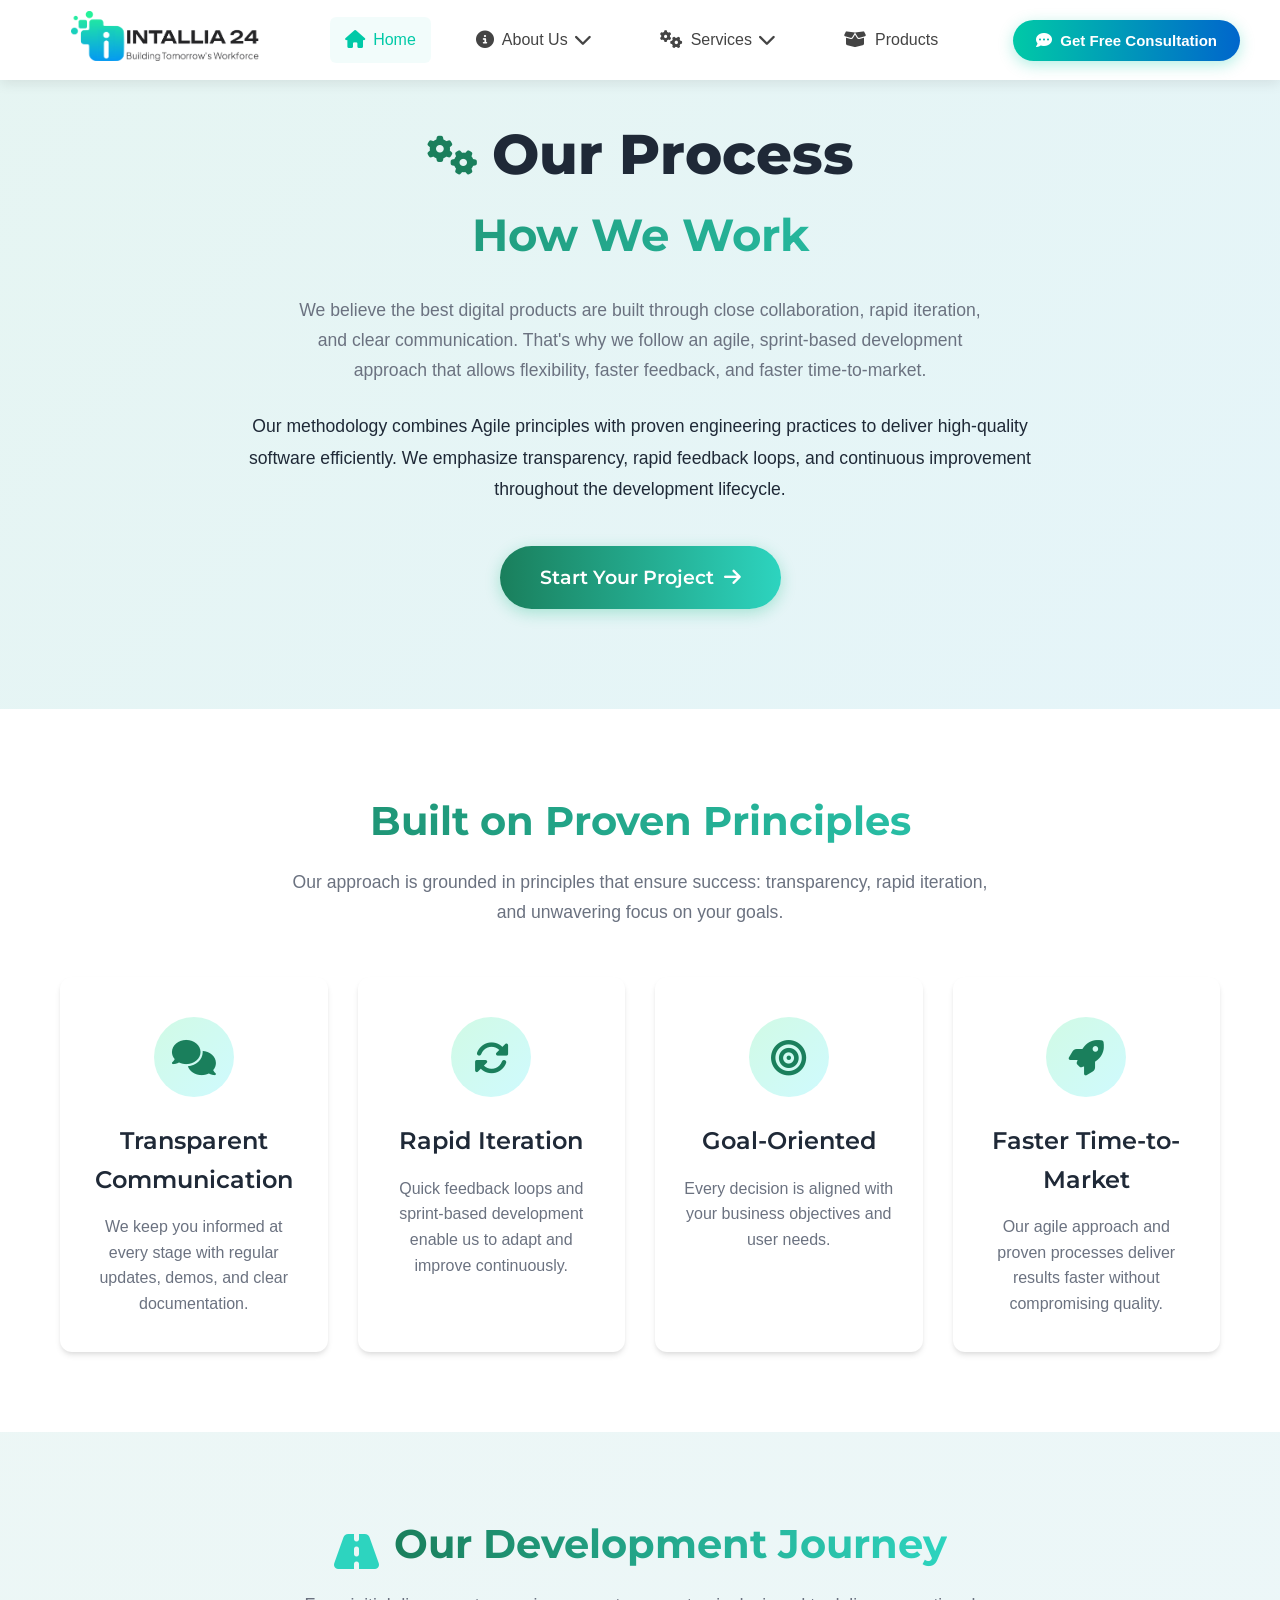
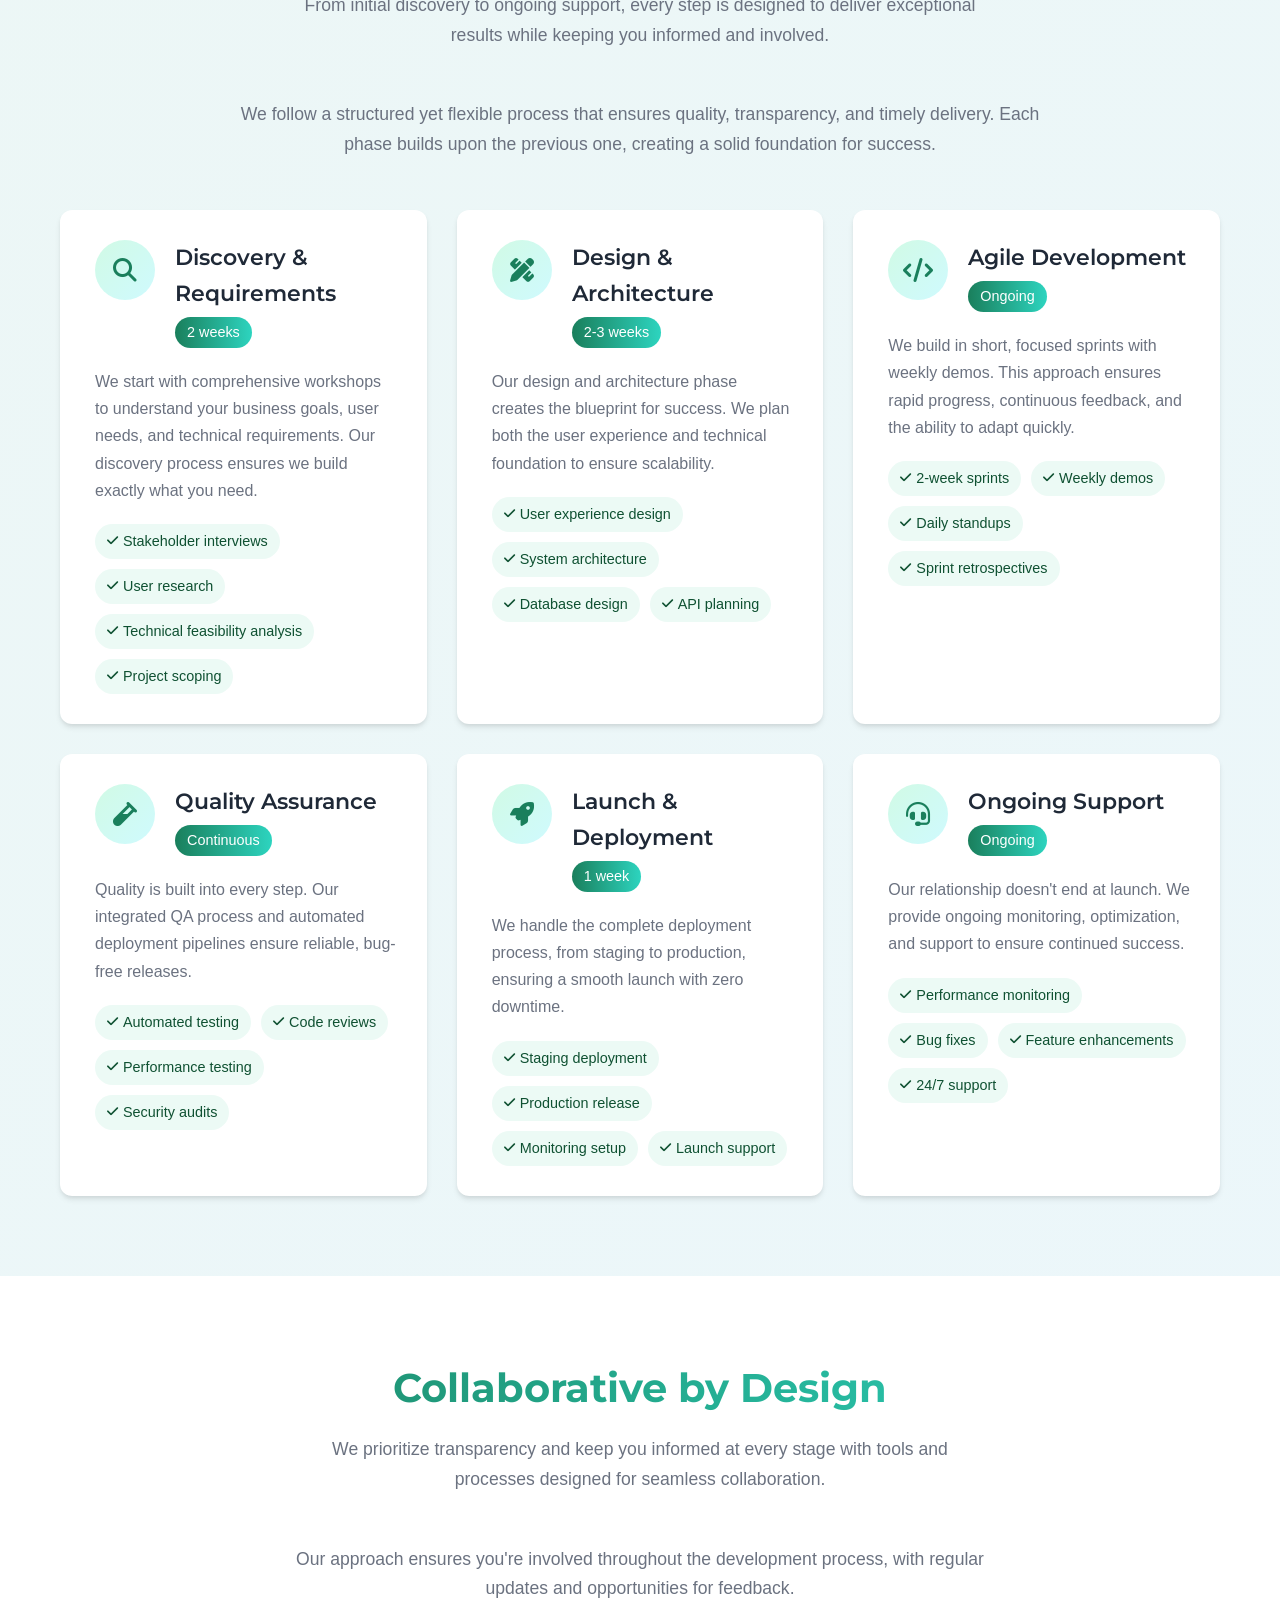
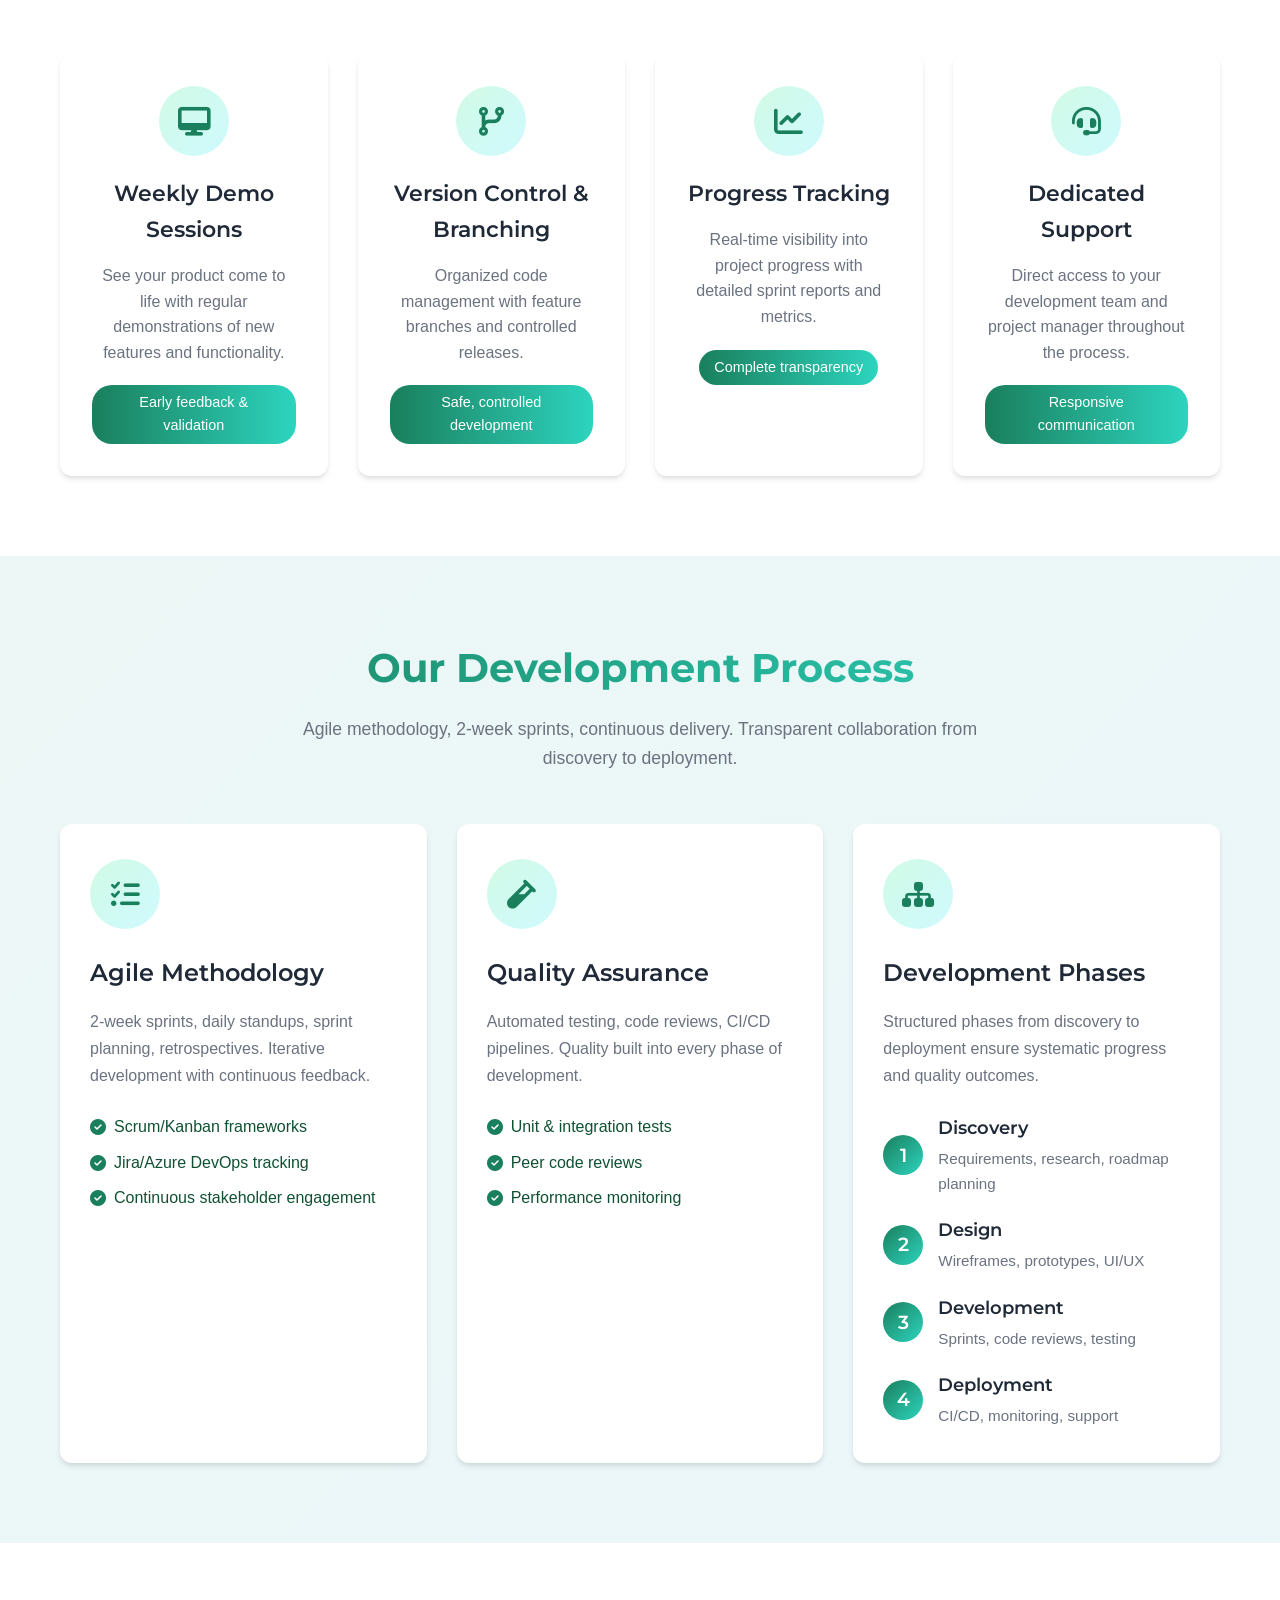
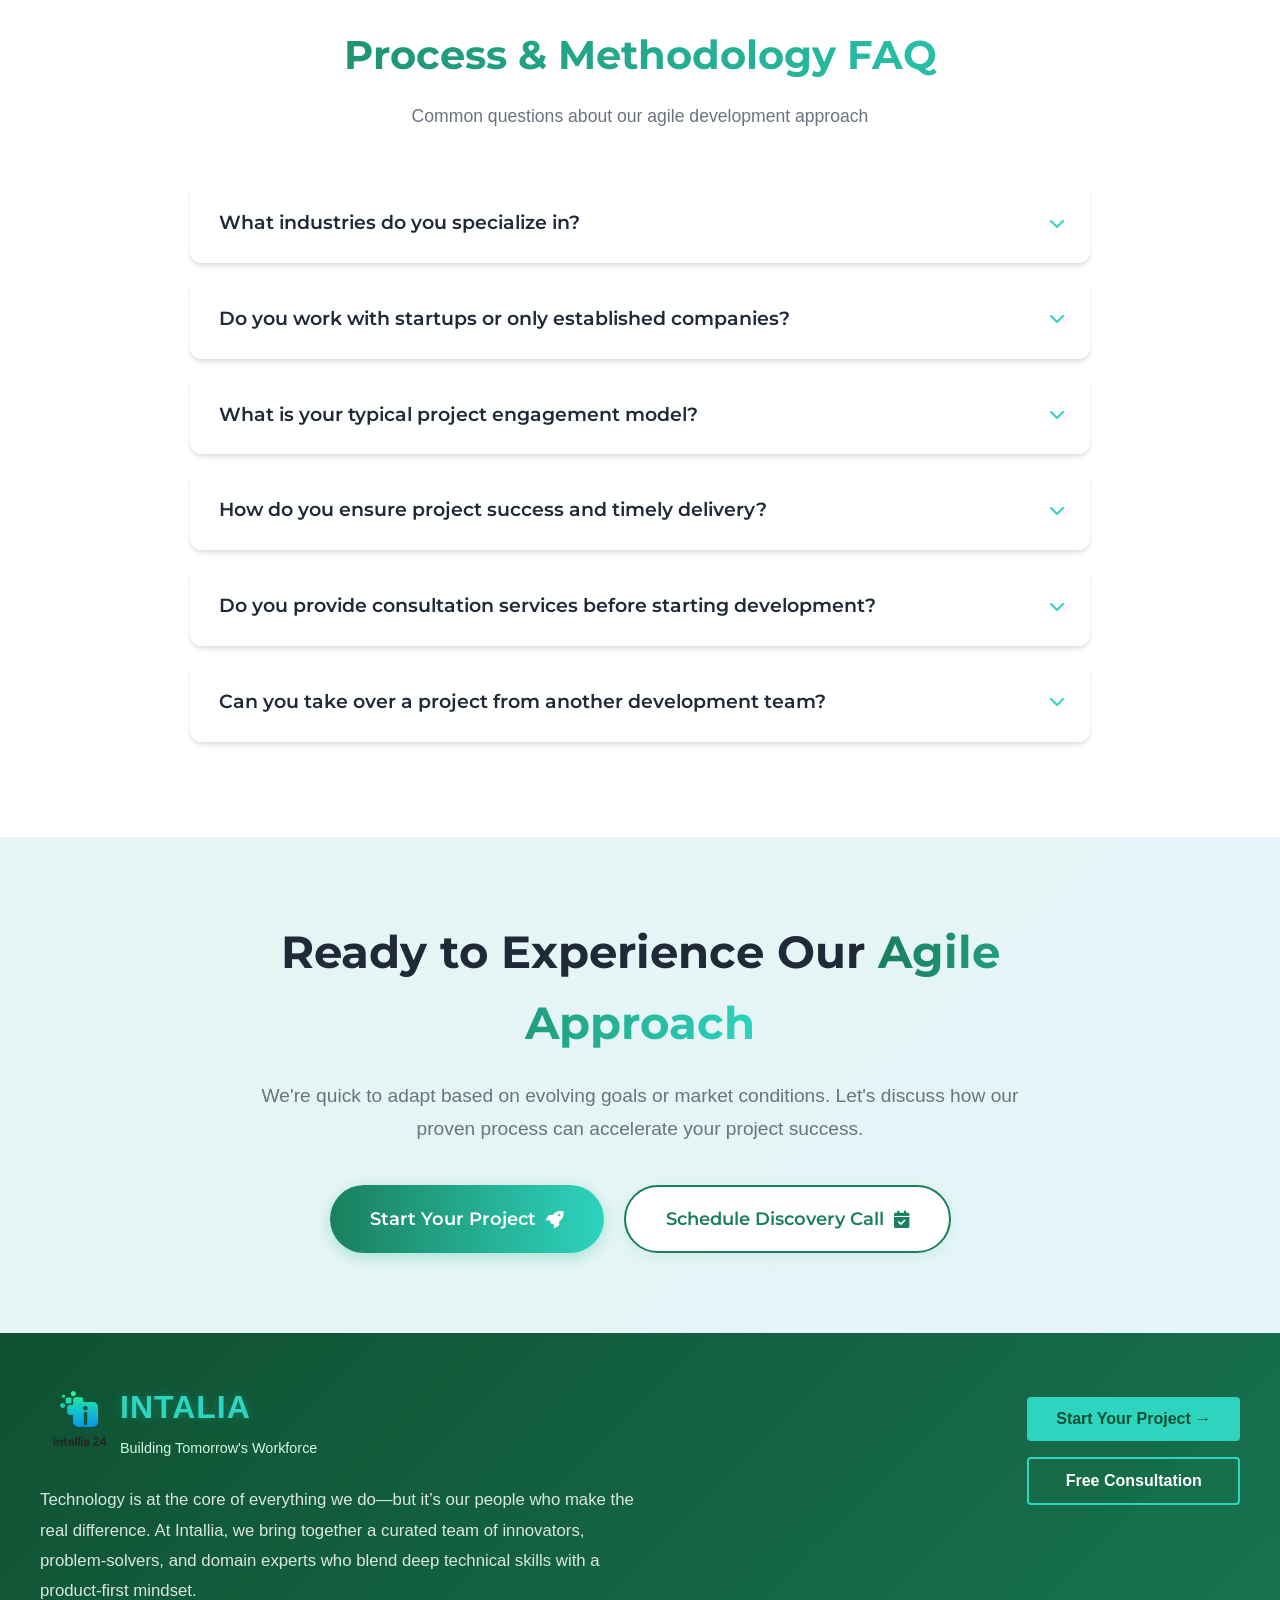
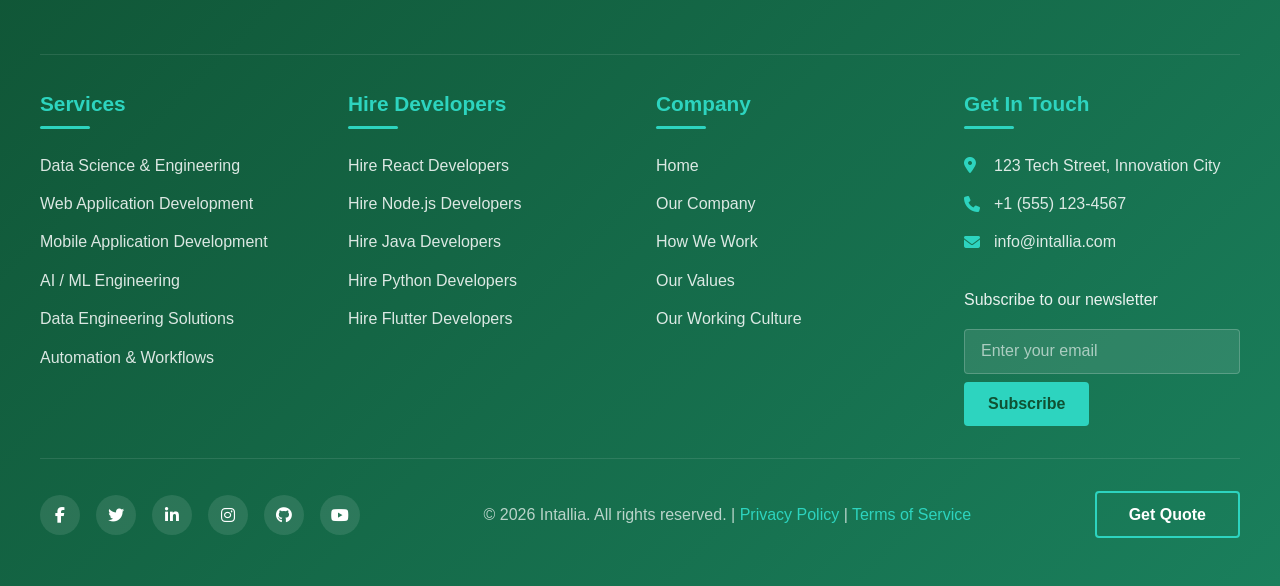
<file: Pages/About/our-work.html>
<!doctype html>
<html lang="en">
  <head>
    <meta charset="UTF-8" />
    <meta name="viewport" content="width=device-width, initial-scale=1.0" />
    <title>How We Work - Intallia24</title>
    <link
      rel="stylesheet"
      href="https://cdnjs.cloudflare.com/ajax/libs/font-awesome/6.4.0/css/all.min.css"
    />
    <link rel="preconnect" href="https://fonts.googleapis.com" />
    <link rel="preconnect" href="https://fonts.gstatic.com" crossorigin />
    <link
      href="https://fonts.googleapis.com/css2?family=Poppins:wght@300;400;500;600;700&family=Montserrat:wght@400;500;600;700&display=swap"
      rel="stylesheet"
    />
    <link rel="stylesheet" href="../../CSS/our-work.css" />
    <link rel="stylesheet" href="../../CSS/navbar.css" />
    <link rel="stylesheet" href="../../CSS/footer.css" />
  </head>
  <body>
    <!-- Header & Navigation -->
    <header class="header">
      <nav class="navbar">
        <!-- Logo -->
        <div class="logo-container">
          <div class="logo">
            <div class="logo-text">
              <!-- <span class="logo-main">INTALLA 24</span>
              <span class="logo-sub">Building Tomorrow's Workforce</span> -->
              <a href="/">
                <img src="../../Images/intallia-logo.png" alt="" />
              </a>
            </div>
            <div class="logo-gradient"></div>
          </div>
          <!-- Mobile Menu Toggle -->
          <button class="menu-toggle" id="menuToggle">
            <span class="bar"></span>
            <span class="bar"></span>
            <span class="bar"></span>
          </button>
        </div>

        <!-- Navigation Menu -->
        <ul class="nav-menu" id="navMenu">
          <li class="nav-item">
            <a href="/" class="nav-link active">
              <i class="fas fa-home"></i> Home
            </a>
          </li>

          <!-- About Us Dropdown -->
          <li class="nav-item dropdown">
            <a href="#" class="nav-link dropdown-toggle">
              <i class="fas fa-info-circle"></i> About Us
              <i class="fas fa-chevron-down dropdown-icon"></i>
            </a>
            <ul class="dropdown-menu">
              <li class="dropdown-item">
                <a href="../../Pages/About/about.html">
                  <i class="fas fa-building"></i>
                  <span>Our Company</span>
                </a>
              </li>
              <li class="dropdown-item">
                <a href="../../Pages/About/our-work.html">
                  <i class="fas fa-cogs"></i>
                  <span>How We Work</span>
                </a>
              </li>
              <li class="dropdown-item">
                <a href="../../Pages/About/our-values.html">
                  <i class="fas fa-heart"></i>
                  <span>Our Values</span>
                </a>
              </li>
              <li class="dropdown-item">
                <a href="../../Pages/About/our-working-culture.html">
                  <i class="fas fa-users"></i>
                  <span>Our Working Culture</span>
                </a>
              </li>
            </ul>
          </li>

          <!-- Services Dropdown -->
          <li class="nav-item dropdown">
            <a href="#services" class="nav-link dropdown-toggle">
              <i class="fas fa-cogs"></i> Services
              <i class="fas fa-chevron-down dropdown-icon"></i>
            </a>
            <ul class="dropdown-menu">
              <li class="dropdown-item">
                <a href="../../Pages/Services/data-science-analytics.html">
                  <i class="fas fa-layer-group"></i>
                  <span>Data Science & Analytics</span>
                </a>
              </li>
              <li class="dropdown-item">
                <a href="../../Pages/Services/ai-ml-engineering.html">
                  <i class="fas fa-chart-bar"></i>
                  <span>AL / ML Engineering</span>
                </a>
              </li>
              <li class="dropdown-item">
                <a href="../../Pages/Services/website-development.html">
                  <i class="fas fa-database"></i>
                  <span>Website Development</span>
                </a>
              </li>
              <li class="dropdown-item">
                <a href="../../Pages/Services/mobile-application-development.html">
                  <i class="fas fa-mobile-alt"></i>
                  <span>Mobile Application Development</span>
                </a>
              </li>
              <li class="dropdown-item">
                <a href="../../Pages/Services/data-engineering.html">
                  <i class="fas fa-globe"></i>
                  <span>Data Engineering Solutions</span>
                </a>
              </li>
              <li class="dropdown-item">
                <a href="../../Pages/Services/automation-workflows.html">
                  <i class="fas fa-robot"></i>
                  <span>Automation & Workflows</span>
                </a>
              </li>
              <li class="dropdown-item">
                <a href="#" class="view-more" id="viewMoreServices">
                  <i class="fas fa-eye"></i>
                  <span>View More Services</span>
                </a>
              </li>
            </ul>
          </li>

          <!-- Products -->
          <li class="nav-item">
            <a href="#products" class="nav-link">
              <i class="fas fa-box-open"></i> Products
            </a>
          </li>
        </ul>

        <!-- Get Free Consultation Button -->
        <div class="cta-container">
          <button class="cta-button" id="consultationBtn">
            <i class="fas fa-comment-dots"></i> Get Free Consultation
          </button>
        </div>
      </nav>
    </header>

    <!-- Main Content -->
    <!-- <main class="main-content">
      <div class="container">
        <div class="content-section" id="contentDisplay">
          <h2 id="sectionTitle">Home Content</h2>
          <p id="sectionDescription">
            Welcome to our website! Select any menu item to see detailed
            information about that section.
          </p>
        </div>
      </div>
    </main> -->

    <!-- Consultation Modal -->
    <div class="modal" id="consultationModal">
      <div class="modal-content">
        <div class="modal-header">
          <h3>Get Free Consultation</h3>
          <button class="close-modal" id="closeModal">&times;</button>
        </div>
        <div class="modal-body">
          <p>
            Fill out the form below and our experts will contact you within 24
            hours.
          </p>
          <form id="consultationForm">
            <div class="form-group">
              <input type="text" placeholder="Your Name" required />
            </div>
            <div class="form-group">
              <input type="email" placeholder="Email Address" required />
            </div>
            <div class="form-group">
              <input type="tel" placeholder="Phone Number" />
            </div>
            <div class="form-group">
              <select required>
                <option value="" disabled selected>Select Service</option>
                <option value="fullstack">Full Stack Development</option>
                <option value="analytics">Data Analytics</option>
                <option value="datascience">Data Science</option>
                <option value="mobile">Mobile Application Development</option>
                <option value="web">Web Application Development</option>
                <option value="ai">AI Powered Platform</option>
              </select>
            </div>
            <button type="submit" class="submit-btn">Submit Request</button>
          </form>
        </div>
      </div>
    </div>

    <!-- Hero Section -->
    <section class="hero-section">
      <div class="container">
        <div class="section-header">
          <div class="title-with-icon">
            <i class="fas fa-cogs process-icon"></i>
            <h1 class="main-heading">Our Process</h1>
          </div>
          <h2 class="section-title">How We Work</h2>
          <p class="section-subtitle">
            We believe the best digital products are built through close
            collaboration, rapid iteration, and clear communication. That's why
            we follow an agile, sprint-based development approach that allows
            flexibility, faster feedback, and faster time-to-market.
          </p>

          <div class="process-intro">
            <p>
              Our methodology combines Agile principles with proven engineering
              practices to deliver high-quality software efficiently. We
              emphasize transparency, rapid feedback loops, and continuous
              improvement throughout the development lifecycle.
            </p>
          </div>

          <a href="#contact" class="start-project-btn"
            >Start Your Project <i class="fas fa-arrow-right"></i
          ></a>
        </div>
      </div>
    </section>

    <!-- Proven Principles Section -->
    <section class="principles-section">
      <div class="container">
        <div class="section-header">
          <h2 class="section-title">Built on Proven Principles</h2>
          <p class="section-subtitle">
            Our approach is grounded in principles that ensure success:
            transparency, rapid iteration, and unwavering focus on your goals.
          </p>
        </div>

        <div class="principles-cards">
          <div class="principle-card">
            <div class="principle-icon">
              <i class="fas fa-comments"></i>
            </div>
            <h3 class="principle-title">Transparent Communication</h3>
            <p class="principle-description">
              We keep you informed at every stage with regular updates, demos,
              and clear documentation.
            </p>
          </div>

          <div class="principle-card">
            <div class="principle-icon">
              <i class="fas fa-sync-alt"></i>
            </div>
            <h3 class="principle-title">Rapid Iteration</h3>
            <p class="principle-description">
              Quick feedback loops and sprint-based development enable us to
              adapt and improve continuously.
            </p>
          </div>

          <div class="principle-card">
            <div class="principle-icon">
              <i class="fas fa-bullseye"></i>
            </div>
            <h3 class="principle-title">Goal-Oriented</h3>
            <p class="principle-description">
              Every decision is aligned with your business objectives and user
              needs.
            </p>
          </div>

          <div class="principle-card">
            <div class="principle-icon">
              <i class="fas fa-rocket"></i>
            </div>
            <h3 class="principle-title">Faster Time-to-Market</h3>
            <p class="principle-description">
              Our agile approach and proven processes deliver results faster
              without compromising quality.
            </p>
          </div>
        </div>
      </div>
    </section>

    <!-- Development Journey Section -->
    <section class="journey-section">
      <div class="container">
        <div class="section-header">
          <div class="title-with-icon">
            <i class="fas fa-road journey-icon"></i>
            <h2 class="section-title">Our Development Journey</h2>
          </div>
          <p class="section-subtitle">
            From initial discovery to ongoing support, every step is designed to
            deliver exceptional results while keeping you informed and involved.
          </p>
        </div>

        <div class="journey-intro">
          <p>
            We follow a structured yet flexible process that ensures quality,
            transparency, and timely delivery. Each phase builds upon the
            previous one, creating a solid foundation for success.
          </p>
        </div>

        <div class="journey-cards">
          <div class="journey-card">
            <div class="journey-card-header">
              <div class="journey-card-icon">
                <i class="fas fa-search"></i>
              </div>
              <div class="journey-card-title">
                <h3>Discovery & Requirements</h3>
                <span class="timeline">2 weeks</span>
              </div>
            </div>
            <div class="journey-card-content">
              <p>
                We start with comprehensive workshops to understand your
                business goals, user needs, and technical requirements. Our
                discovery process ensures we build exactly what you need.
              </p>
              <div class="journey-features">
                <span><i class="fas fa-check"></i> Stakeholder interviews</span>
                <span><i class="fas fa-check"></i> User research</span>
                <span
                  ><i class="fas fa-check"></i> Technical feasibility
                  analysis</span
                >
                <span><i class="fas fa-check"></i> Project scoping</span>
              </div>
            </div>
          </div>

          <div class="journey-card">
            <div class="journey-card-header">
              <div class="journey-card-icon">
                <i class="fas fa-pencil-ruler"></i>
              </div>
              <div class="journey-card-title">
                <h3>Design & Architecture</h3>
                <span class="timeline">2-3 weeks</span>
              </div>
            </div>
            <div class="journey-card-content">
              <p>
                Our design and architecture phase creates the blueprint for
                success. We plan both the user experience and technical
                foundation to ensure scalability.
              </p>
              <div class="journey-features">
                <span><i class="fas fa-check"></i> User experience design</span>
                <span><i class="fas fa-check"></i> System architecture</span>
                <span><i class="fas fa-check"></i> Database design</span>
                <span><i class="fas fa-check"></i> API planning</span>
              </div>
            </div>
          </div>

          <div class="journey-card">
            <div class="journey-card-header">
              <div class="journey-card-icon">
                <i class="fas fa-code"></i>
              </div>
              <div class="journey-card-title">
                <h3>Agile Development</h3>
                <span class="timeline">Ongoing</span>
              </div>
            </div>
            <div class="journey-card-content">
              <p>
                We build in short, focused sprints with weekly demos. This
                approach ensures rapid progress, continuous feedback, and the
                ability to adapt quickly.
              </p>
              <div class="journey-features">
                <span><i class="fas fa-check"></i> 2-week sprints</span>
                <span><i class="fas fa-check"></i> Weekly demos</span>
                <span><i class="fas fa-check"></i> Daily standups</span>
                <span><i class="fas fa-check"></i> Sprint retrospectives</span>
              </div>
            </div>
          </div>

          <div class="journey-card">
            <div class="journey-card-header">
              <div class="journey-card-icon">
                <i class="fas fa-vial"></i>
              </div>
              <div class="journey-card-title">
                <h3>Quality Assurance</h3>
                <span class="timeline">Continuous</span>
              </div>
            </div>
            <div class="journey-card-content">
              <p>
                Quality is built into every step. Our integrated QA process and
                automated deployment pipelines ensure reliable, bug-free
                releases.
              </p>
              <div class="journey-features">
                <span><i class="fas fa-check"></i> Automated testing</span>
                <span><i class="fas fa-check"></i> Code reviews</span>
                <span><i class="fas fa-check"></i> Performance testing</span>
                <span><i class="fas fa-check"></i> Security audits</span>
              </div>
            </div>
          </div>

          <div class="journey-card">
            <div class="journey-card-header">
              <div class="journey-card-icon">
                <i class="fas fa-rocket"></i>
              </div>
              <div class="journey-card-title">
                <h3>Launch & Deployment</h3>
                <span class="timeline">1 week</span>
              </div>
            </div>
            <div class="journey-card-content">
              <p>
                We handle the complete deployment process, from staging to
                production, ensuring a smooth launch with zero downtime.
              </p>
              <div class="journey-features">
                <span><i class="fas fa-check"></i> Staging deployment</span>
                <span><i class="fas fa-check"></i> Production release</span>
                <span><i class="fas fa-check"></i> Monitoring setup</span>
                <span><i class="fas fa-check"></i> Launch support</span>
              </div>
            </div>
          </div>

          <div class="journey-card">
            <div class="journey-card-header">
              <div class="journey-card-icon">
                <i class="fas fa-headset"></i>
              </div>
              <div class="journey-card-title">
                <h3>Ongoing Support</h3>
                <span class="timeline">Ongoing</span>
              </div>
            </div>
            <div class="journey-card-content">
              <p>
                Our relationship doesn't end at launch. We provide ongoing
                monitoring, optimization, and support to ensure continued
                success.
              </p>
              <div class="journey-features">
                <span><i class="fas fa-check"></i> Performance monitoring</span>
                <span><i class="fas fa-check"></i> Bug fixes</span>
                <span><i class="fas fa-check"></i> Feature enhancements</span>
                <span><i class="fas fa-check"></i> 24/7 support</span>
              </div>
            </div>
          </div>
        </div>
      </div>
    </section>

    <!-- Collaborative Design Section -->
    <section class="collaborative-section">
      <div class="container">
        <div class="section-header">
          <h2 class="section-title">Collaborative by Design</h2>
          <p class="section-subtitle">
            We prioritize transparency and keep you informed at every stage with
            tools and processes designed for seamless collaboration.
          </p>
        </div>

        <div class="collaborative-intro">
          <p>
            Our approach ensures you're involved throughout the development
            process, with regular updates and opportunities for feedback.
          </p>
        </div>

        <div class="collaborative-cards">
          <div class="collaborative-card">
            <div class="collaborative-card-icon">
              <i class="fas fa-desktop"></i>
            </div>
            <h3 class="collaborative-card-title">Weekly Demo Sessions</h3>
            <p class="collaborative-card-description">
              See your product come to life with regular demonstrations of new
              features and functionality.
            </p>
            <div class="collaborative-card-tag">
              Early feedback & validation
            </div>
          </div>

          <div class="collaborative-card">
            <div class="collaborative-card-icon">
              <i class="fas fa-code-branch"></i>
            </div>
            <h3 class="collaborative-card-title">
              Version Control & Branching
            </h3>
            <p class="collaborative-card-description">
              Organized code management with feature branches and controlled
              releases.
            </p>
            <div class="collaborative-card-tag">
              Safe, controlled development
            </div>
          </div>

          <div class="collaborative-card">
            <div class="collaborative-card-icon">
              <i class="fas fa-chart-line"></i>
            </div>
            <h3 class="collaborative-card-title">Progress Tracking</h3>
            <p class="collaborative-card-description">
              Real-time visibility into project progress with detailed sprint
              reports and metrics.
            </p>
            <div class="collaborative-card-tag">Complete transparency</div>
          </div>

          <div class="collaborative-card">
            <div class="collaborative-card-icon">
              <i class="fas fa-headset"></i>
            </div>
            <h3 class="collaborative-card-title">Dedicated Support</h3>
            <p class="collaborative-card-description">
              Direct access to your development team and project manager
              throughout the process.
            </p>
            <div class="collaborative-card-tag">Responsive communication</div>
          </div>
        </div>
      </div>
    </section>

    <!-- Development Process Section -->
    <section class="dev-process-section">
      <div class="container">
        <div class="section-header">
          <h2 class="section-title">Our Development Process</h2>
          <p class="section-subtitle">
            Agile methodology, 2-week sprints, continuous delivery. Transparent
            collaboration from discovery to deployment.
          </p>
        </div>

        <div class="dev-process-cards">
          <div class="dev-process-card">
            <div class="dev-process-card-icon">
              <i class="fas fa-tasks"></i>
            </div>
            <h3 class="dev-process-card-title">Agile Methodology</h3>
            <p class="dev-process-card-description">
              2-week sprints, daily standups, sprint planning, retrospectives.
              Iterative development with continuous feedback.
            </p>
            <div class="dev-process-features">
              <span
                ><i class="fas fa-check-circle"></i> Scrum/Kanban
                frameworks</span
              >
              <span
                ><i class="fas fa-check-circle"></i> Jira/Azure DevOps
                tracking</span
              >
              <span
                ><i class="fas fa-check-circle"></i> Continuous stakeholder
                engagement</span
              >
            </div>
          </div>

          <div class="dev-process-card">
            <div class="dev-process-card-icon">
              <i class="fas fa-vial"></i>
            </div>
            <h3 class="dev-process-card-title">Quality Assurance</h3>
            <p class="dev-process-card-description">
              Automated testing, code reviews, CI/CD pipelines. Quality built
              into every phase of development.
            </p>
            <div class="dev-process-features">
              <span
                ><i class="fas fa-check-circle"></i> Unit & integration
                tests</span
              >
              <span><i class="fas fa-check-circle"></i> Peer code reviews</span>
              <span
                ><i class="fas fa-check-circle"></i> Performance
                monitoring</span
              >
            </div>
          </div>

          <div class="dev-process-card">
            <div class="dev-process-card-icon">
              <i class="fas fa-sitemap"></i>
            </div>
            <h3 class="dev-process-card-title">Development Phases</h3>
            <p class="dev-process-card-description">
              Structured phases from discovery to deployment ensure systematic
              progress and quality outcomes.
            </p>
            <div class="dev-process-phases">
              <div class="phase">
                <div class="phase-number">1</div>
                <div class="phase-content">
                  <h4>Discovery</h4>
                  <p>Requirements, research, roadmap planning</p>
                </div>
              </div>
              <div class="phase">
                <div class="phase-number">2</div>
                <div class="phase-content">
                  <h4>Design</h4>
                  <p>Wireframes, prototypes, UI/UX</p>
                </div>
              </div>
              <div class="phase">
                <div class="phase-number">3</div>
                <div class="phase-content">
                  <h4>Development</h4>
                  <p>Sprints, code reviews, testing</p>
                </div>
              </div>
              <div class="phase">
                <div class="phase-number">4</div>
                <div class="phase-content">
                  <h4>Deployment</h4>
                  <p>CI/CD, monitoring, support</p>
                </div>
              </div>
            </div>
          </div>
        </div>
      </div>
    </section>

    <!-- FAQ Section -->
    <section class="process-faq-section">
      <div class="container">
        <div class="section-header">
          <h2 class="section-title">Process & Methodology FAQ</h2>
          <p class="section-subtitle">
            Common questions about our agile development approach
          </p>
        </div>

        <div class="process-faq-container">
          <div class="process-faq-item">
            <div class="process-faq-question">
              <h3>What industries do you specialize in?</h3>
              <i class="fas fa-chevron-down"></i>
            </div>
            <div class="process-faq-answer">
              <p>
                We have extensive experience across multiple industries
                including healthcare and telemedicine, fintech and banking,
                e-commerce and retail, education and e-learning, logistics and
                supply chain, real estate and property management, hospitality
                and travel, manufacturing and IoT, media and entertainment, and
                enterprise SaaS platforms.
              </p>
            </div>
          </div>

          <div class="process-faq-item">
            <div class="process-faq-question">
              <h3>Do you work with startups or only established companies?</h3>
              <i class="fas fa-chevron-down"></i>
            </div>
            <div class="process-faq-answer">
              <p>
                We work with businesses of all sizes, from startups looking to
                build their MVP to established enterprises seeking to modernize
                legacy systems. Our flexible engagement models allow us to
                tailor our services to meet the unique needs and budgets of each
                client.
              </p>
            </div>
          </div>

          <div class="process-faq-item">
            <div class="process-faq-question">
              <h3>What is your typical project engagement model?</h3>
              <i class="fas fa-chevron-down"></i>
            </div>
            <div class="process-faq-answer">
              <p>
                We offer multiple engagement models including fixed-price
                projects, time and material contracts, and dedicated development
                teams. Our preferred approach is agile methodology with 2-week
                sprints, regular demos, and continuous feedback to ensure
                alignment and adaptability throughout the project lifecycle.
              </p>
            </div>
          </div>

          <div class="process-faq-item">
            <div class="process-faq-question">
              <h3>How do you ensure project success and timely delivery?</h3>
              <i class="fas fa-chevron-down"></i>
            </div>
            <div class="process-faq-answer">
              <p>
                We employ proven agile methodologies, regular progress tracking,
                transparent communication, and risk management practices. Our
                experienced project managers ensure milestones are met, and our
                quality assurance processes guarantee deliverables meet the
                highest standards.
              </p>
            </div>
          </div>

          <div class="process-faq-item">
            <div class="process-faq-question">
              <h3>
                Do you provide consultation services before starting
                development?
              </h3>
              <i class="fas fa-chevron-down"></i>
            </div>
            <div class="process-faq-answer">
              <p>
                Yes, we offer comprehensive discovery and consulting services to
                help clarify requirements, define project scope, and establish
                success metrics before any development begins. This ensures
                we're aligned on objectives and can provide accurate estimates
                and timelines.
              </p>
            </div>
          </div>

          <div class="process-faq-item">
            <div class="process-faq-question">
              <h3>
                Can you take over a project from another development team?
              </h3>
              <i class="fas fa-chevron-down"></i>
            </div>
            <div class="process-faq-answer">
              <p>
                Yes, we have extensive experience in project rescue and codebase
                migration. We conduct thorough assessments of existing code,
                documentation, and infrastructure before proposing a transition
                plan to ensure smooth handover and continuity.
              </p>
            </div>
          </div>
        </div>
      </div>
    </section>

    <!-- CTA Section -->
    <section class="cta-section">
      <div class="container">
        <div class="cta-content">
          <h2 class="cta-title">
            Ready to Experience Our
            <span class="highlight">Agile Approach</span>
          </h2>
          <p class="cta-subtitle">
            We're quick to adapt based on evolving goals or market conditions.
            Let's discuss how our proven process can accelerate your project
            success.
          </p>

          <div class="cta-buttons">
            <a href="#contact" class="cta-btn primary-btn"
              >Start Your Project <i class="fas fa-rocket"></i
            ></a>
            <a href="#discovery" class="cta-btn secondary-btn"
              >Schedule Discovery Call <i class="fas fa-calendar-check"></i
            ></a>
          </div>
        </div>
      </div>
    </section>

    <!-- Footer Section -->
    <footer class="footer-section">
      <div class="footer-container">
        <!-- Top Section with Logo and Tagline -->
        <div class="footer-top">
          <div class="footer-logo-container">
            <div class="logo-wrapper">
              <img
                src="../../Images/logo1.png"
                alt="Intallia Logo"
                class="footer-logo"
              />
              <div class="logo-text">
                <span class="logo-top">INTALIA</span>
                <span class="logo-bottom">Building Tomorrow's Workforce</span>
              </div>
            </div>
            <p class="footer-tagline">
              Technology is at the core of everything we do—but it’s our people
              who make the real difference. At Intallia, we bring together a
              curated team of innovators, problem-solvers, and domain experts
              who blend deep technical skills with a product-first mindset.
            </p>
          </div>

          <div class="footer-cta">
            <button class="btn-primary">Start Your Project →</button>
            <button class="btn-secondary">Free Consultation</button>
          </div>
        </div>

        <!-- Middle Section with Services, Developers, Company Links -->
        <div class="footer-middle">
          <div class="footer-column">
            <h3 class="footer-heading">Services</h3>
            <ul class="footer-links">
              <li>
                <a href="../../Pages/Services/data-science-analytics.html"
                  >Data Science & Engineering</a
                >
              </li>
              <li>
                <a href="../../Pages/Services/website-development.html"
                  >Web Application Development</a
                >
              </li>
              <li>
                <a href="../../Pages/Services/mobile-application-development.html"
                  >Mobile Application Development</a
                >
              </li>
              <li>
                <a href="../../Pages/Services/ai-ml-engineering.html"
                  >AI / ML Engineering</a
                >
              </li>
              <li>
                <a href="../../Pages/Services/data-engineering.html"
                  >Data Engineering Solutions</a
                >
              </li>
              <li>
                <a href="../../Pages/Services/automation-workflows.html"
                  >Automation & Workflows</a
                >
              </li>
            </ul>
          </div>

          <div class="footer-column">
            <h3 class="footer-heading">Hire Developers</h3>
            <ul class="footer-links">
              <li><a href="#">Hire React Developers</a></li>
              <li><a href="#">Hire Node.js Developers</a></li>
              <li><a href="#">Hire Java Developers</a></li>
              <li><a href="#">Hire Python Developers</a></li>
              <li><a href="#">Hire Flutter Developers</a></li>
            </ul>
          </div>

          <div class="footer-column">
            <h3 class="footer-heading">Company</h3>
            <ul class="footer-links">
              <li><a href="/">Home</a></li>
              <li><a href="../../Pages/About/about.html">Our Company</a></li>
              <li><a href="../../Pages/About/our-work.html">How We Work</a></li>
              <li><a href="../../Pages/About/our-values.html">Our Values</a></li>
              <li>
                <a href="../../Pages/About/our-working-culture.html"
                  >Our Working Culture</a
                >
              </li>
            </ul>
          </div>

          <div class="footer-column">
            <h3 class="footer-heading">Get In Touch</h3>
            <div class="contact-info">
              <p>
                <i class="fas fa-map-marker-alt"></i> 123 Tech Street,
                Innovation City
              </p>
              <p><i class="fas fa-phone"></i> +1 (555) 123-4567</p>
              <p><i class="fas fa-envelope"></i> info@intallia.com</p>
            </div>

            <div class="newsletter">
              <h4>Subscribe to our newsletter</h4>
              <div class="newsletter-form">
                <input type="email" placeholder="Enter your email" />
                <button class="btn-subscribe">Subscribe</button>
              </div>
            </div>
          </div>
        </div>

        <!-- Bottom Section with Social Media and Copyright -->
        <div class="footer-bottom">
          <div class="social-icons">
            <a href="#" class="social-icon" title="Facebook">
              <i class="fab fa-facebook-f"></i>
              <span class="icon-bg"></span>
            </a>
            <a href="#" class="social-icon" title="Twitter">
              <i class="fab fa-twitter"></i>
              <span class="icon-bg"></span>
            </a>
            <a href="#" class="social-icon" title="LinkedIn">
              <i class="fab fa-linkedin-in"></i>
              <span class="icon-bg"></span>
            </a>
            <a href="#" class="social-icon" title="Instagram">
              <i class="fab fa-instagram"></i>
              <span class="icon-bg"></span>
            </a>
            <a href="#" class="social-icon" title="GitHub">
              <i class="fab fa-github"></i>
              <span class="icon-bg"></span>
            </a>
            <a href="#" class="social-icon" title="YouTube">
              <i class="fab fa-youtube"></i>
              <span class="icon-bg"></span>
            </a>
          </div>

          <div class="copyright">
            <p>
              &copy; <span id="current-year">2024</span> Intallia. All rights
              reserved. | <a href="#">Privacy Policy</a> |
              <a href="#">Terms of Service</a>
            </p>
          </div>

          <div class="footer-quote">
            <button class="btn-quote">Get Quote</button>
          </div>
        </div>
      </div>
    </footer>
    <script src="../../JS/our-work.js"></script>
    <script src="../../JS/script.js"></script>
    <script src="../../JS/footer.js"></script>
  </body>
</html>
</file>
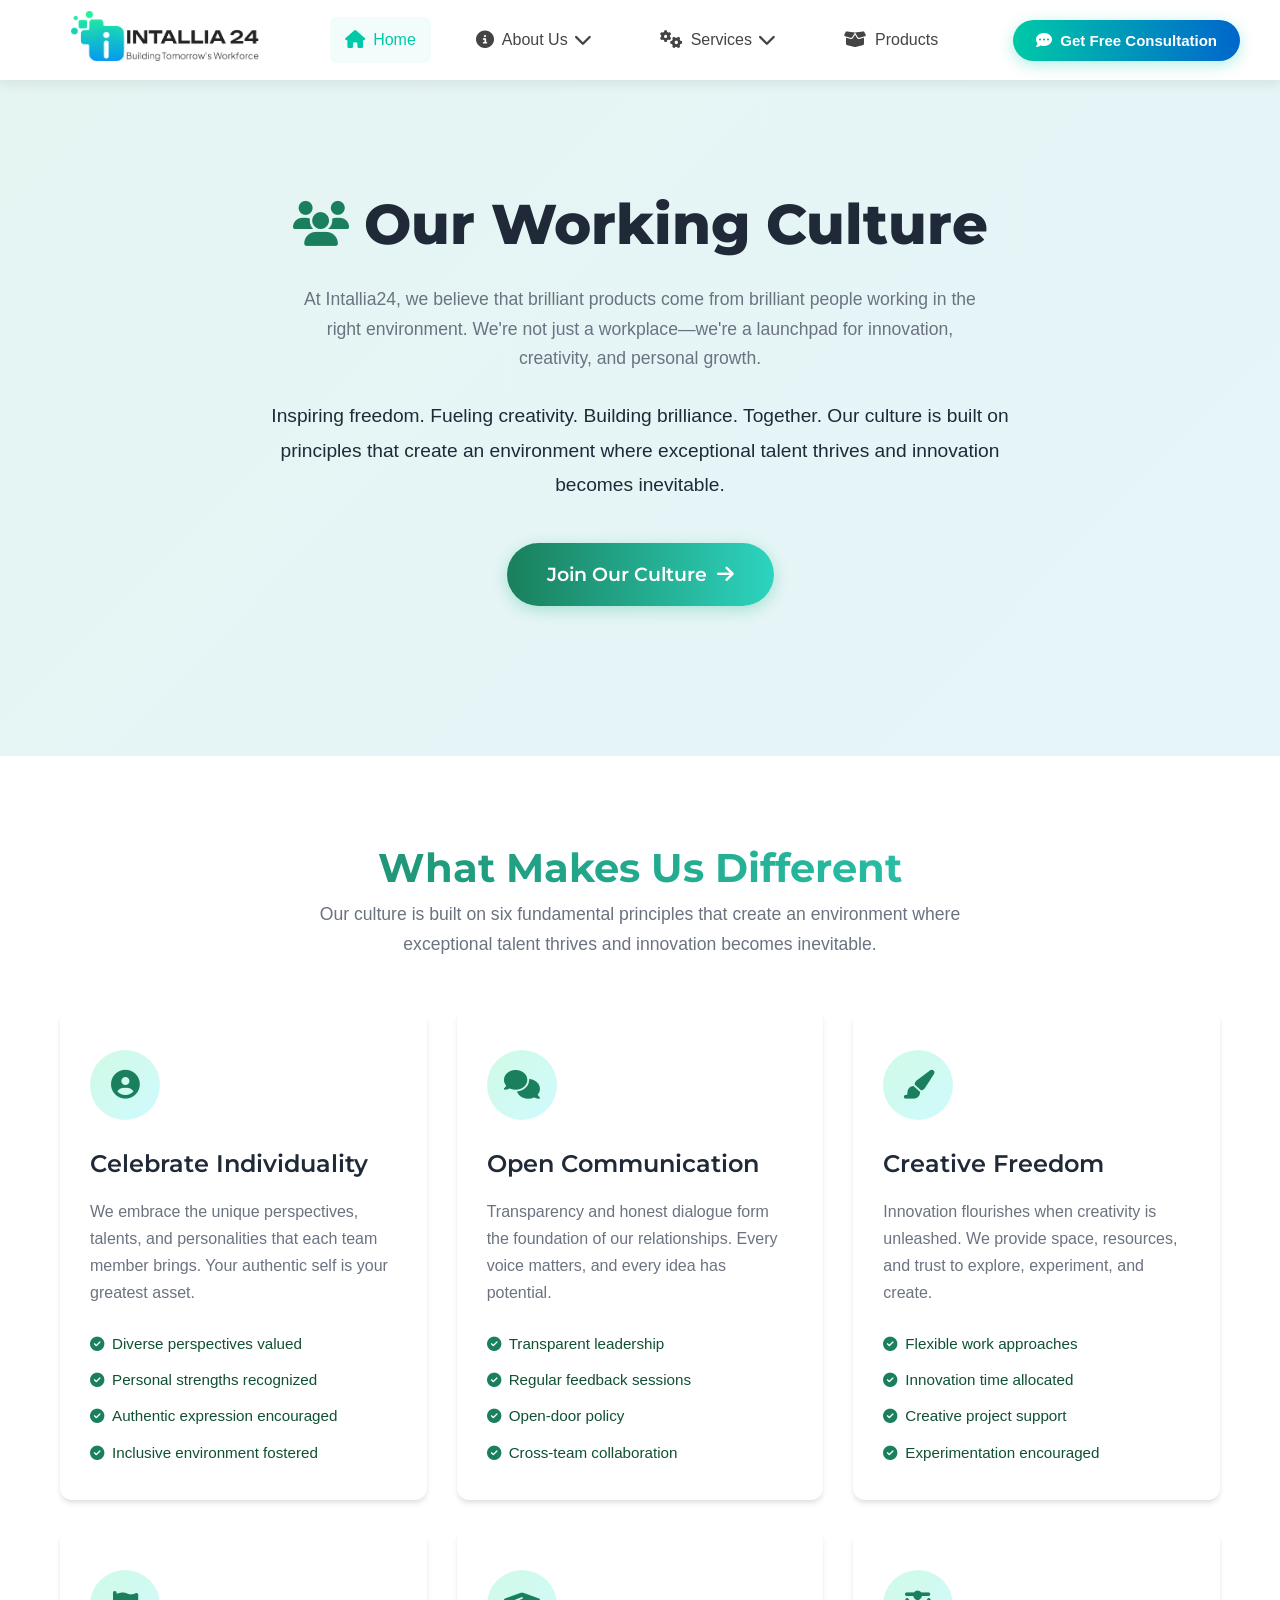
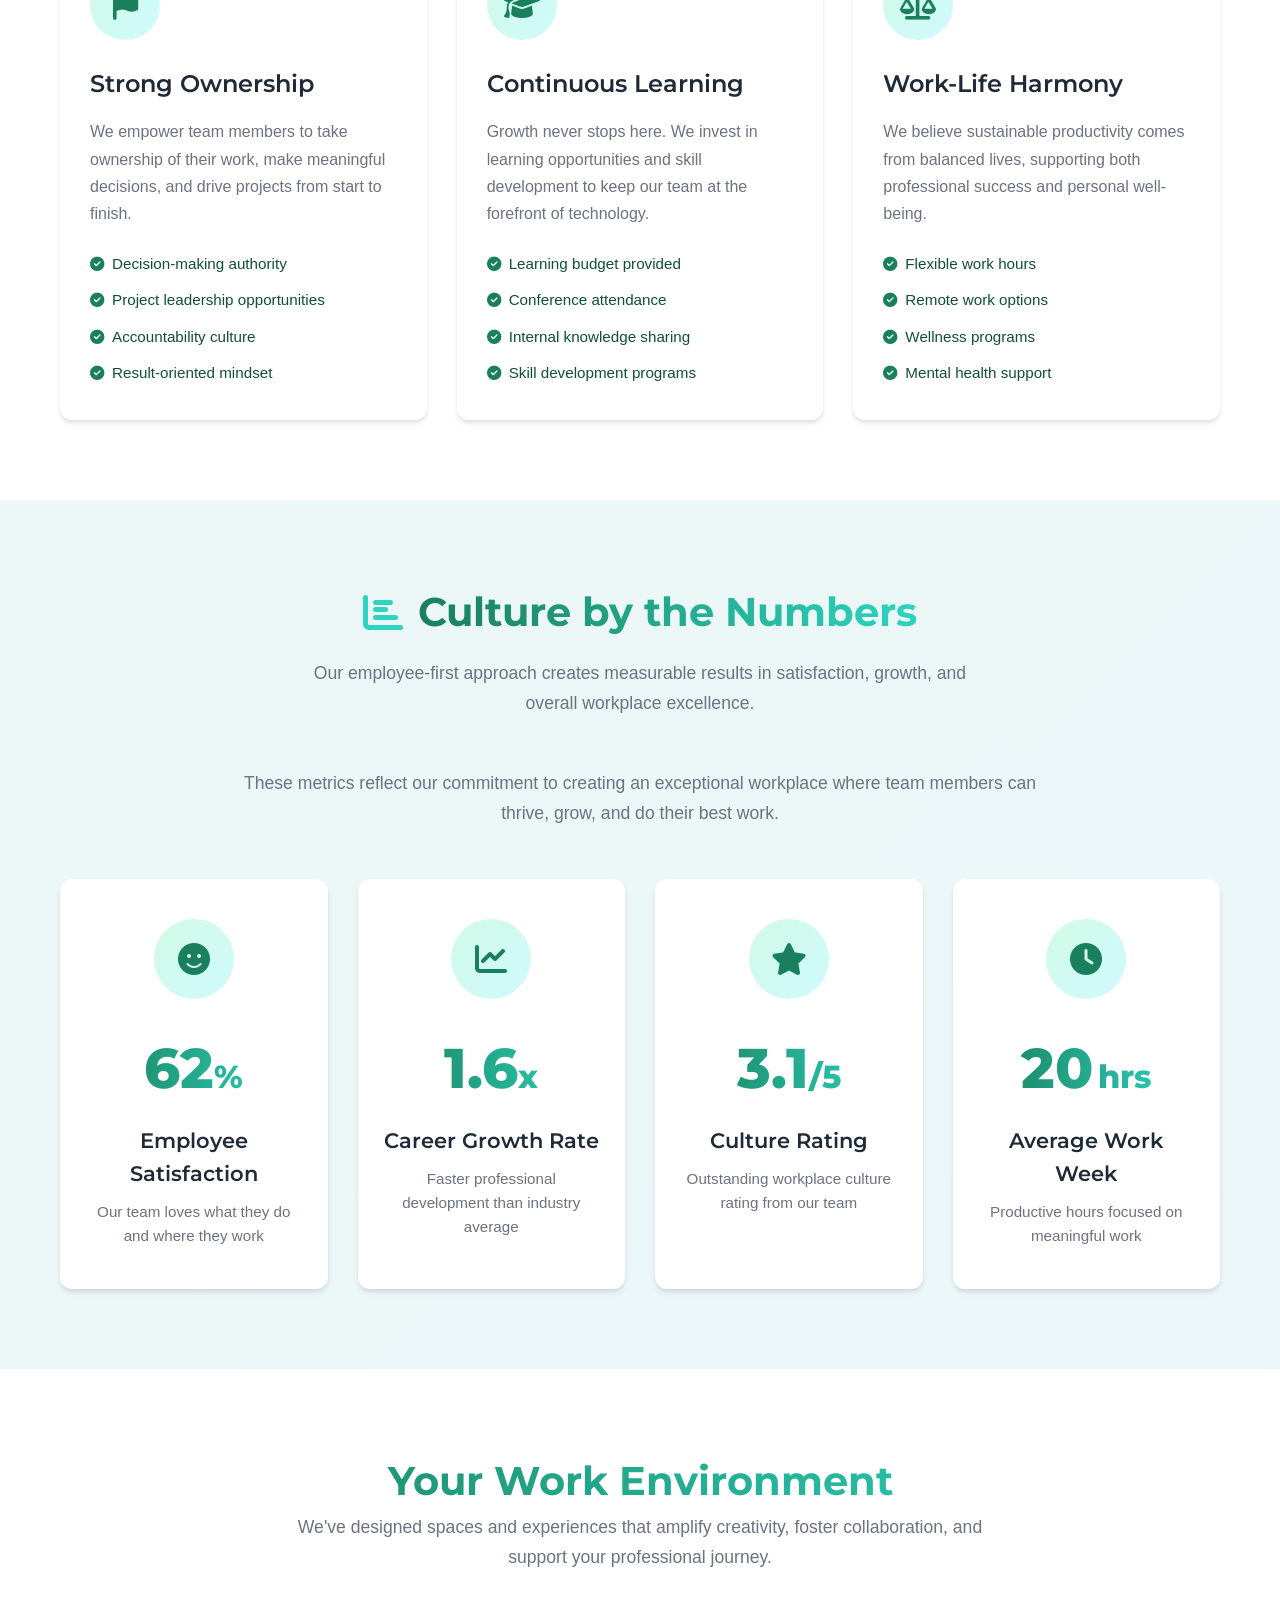
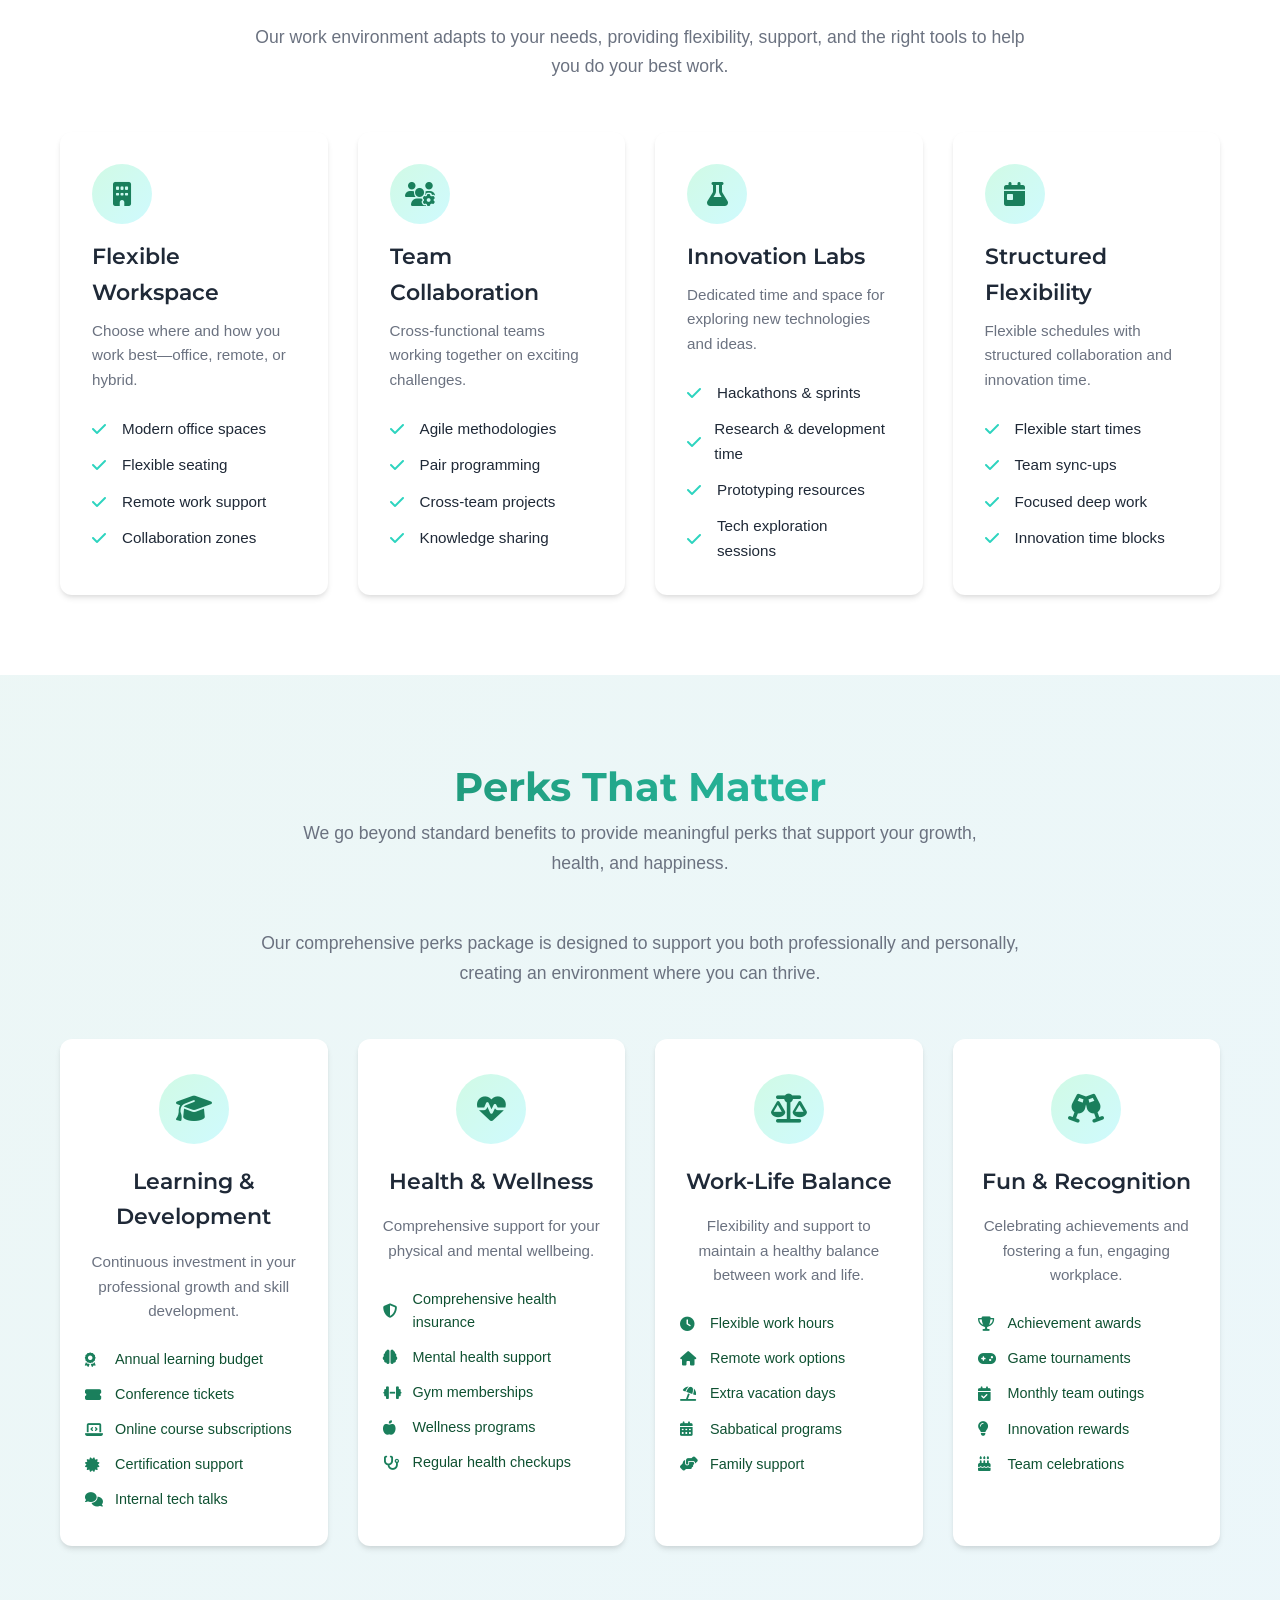
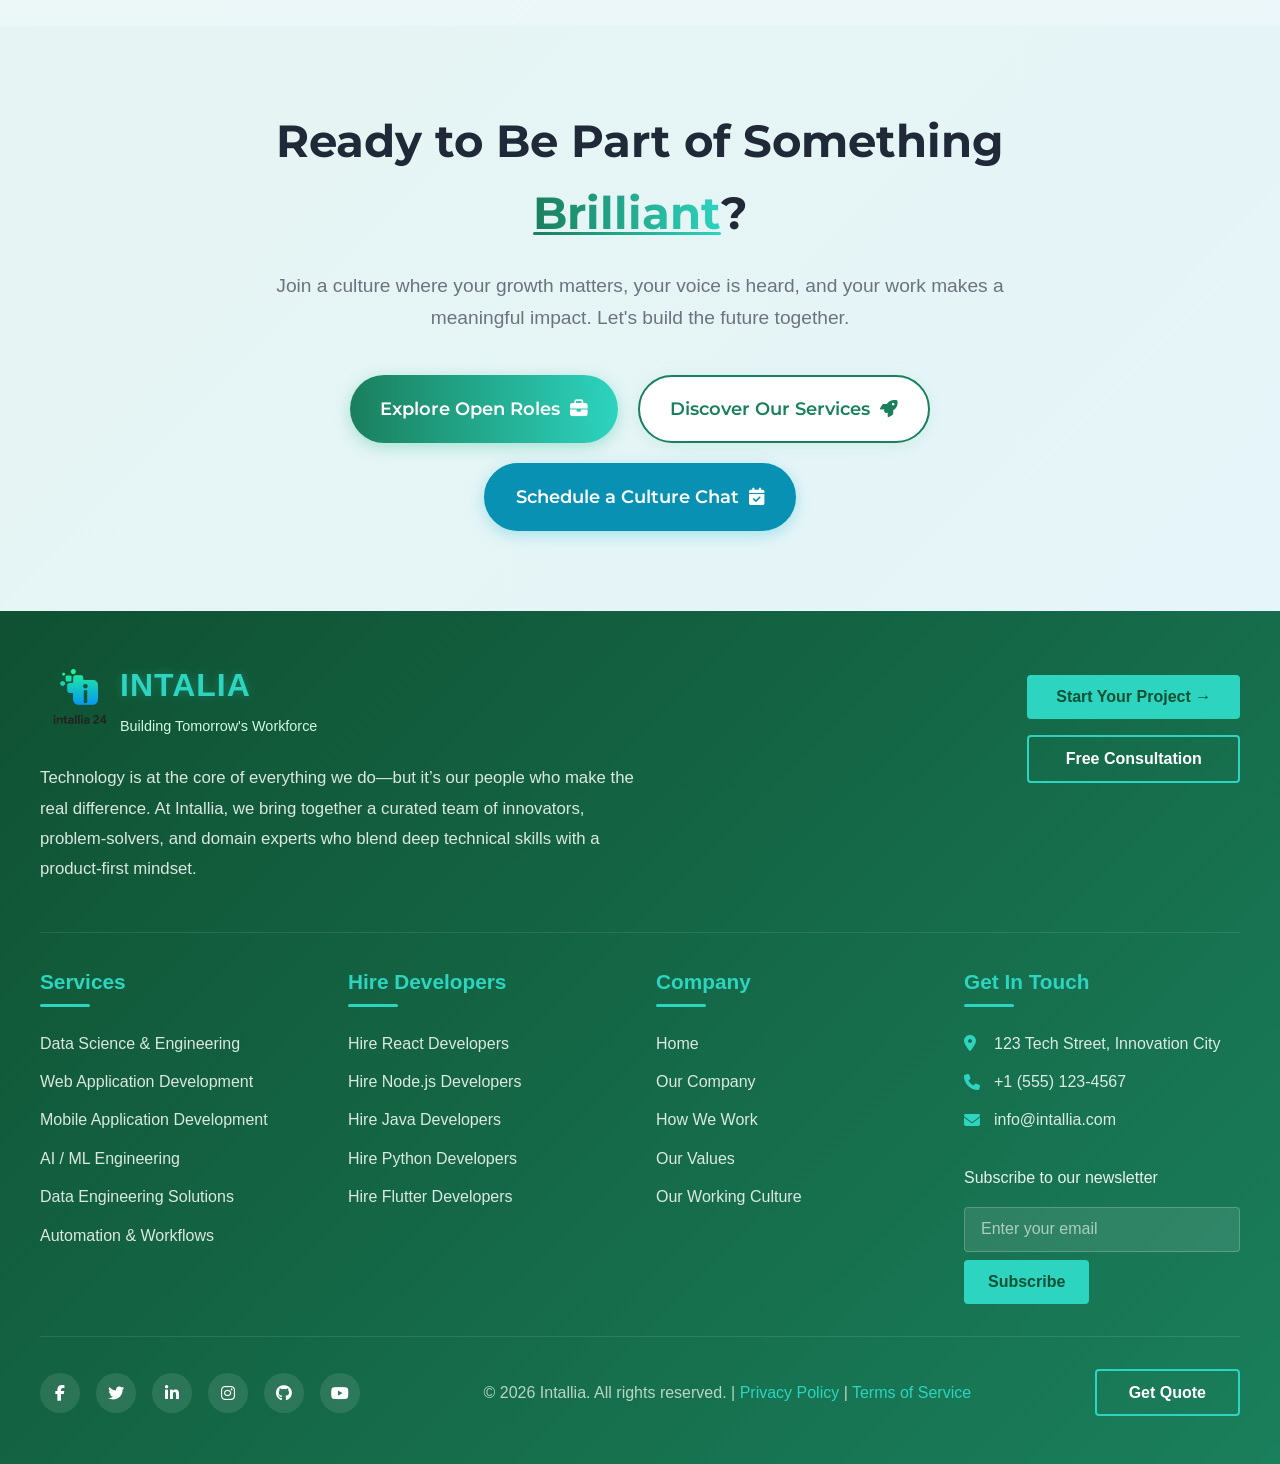
<file: Pages/About/our-working-culture.html>
<!doctype html>
<html lang="en">
  <head>
    <meta charset="UTF-8" />
    <meta name="viewport" content="width=device-width, initial-scale=1.0" />
    <title>Our Working Culture - Intallia24</title>
    <link
      rel="stylesheet"
      href="https://cdnjs.cloudflare.com/ajax/libs/font-awesome/6.4.0/css/all.min.css"
    />
    <link rel="preconnect" href="https://fonts.googleapis.com" />
    <link rel="preconnect" href="https://fonts.gstatic.com" crossorigin />
    <link
      href="https://fonts.googleapis.com/css2?family=Poppins:wght@300;400;500;600;700&family=Montserrat:wght@400;500;600;700&display=swap"
      rel="stylesheet"
    />
    <link rel="stylesheet" href="../../CSS/our-working-culture.css" />
    <link rel="stylesheet" href="../../CSS/navbar.css" />
    <link rel="stylesheet" href="../../CSS/footer.css" />
  </head>
  <body>
    <!-- Header & Navigation -->
    <header class="header">
      <nav class="navbar">
        <!-- Logo -->
        <div class="logo-container">
          <div class="logo">
            <div class="logo-text">
              <!-- <span class="logo-main">INTALLA 24</span>
              <span class="logo-sub">Building Tomorrow's Workforce</span> -->
              <a href="/">
                <img src="../../Images/intallia-logo.png" alt="" />
              </a>
            </div>
            <div class="logo-gradient"></div>
          </div>
          <!-- Mobile Menu Toggle -->
          <button class="menu-toggle" id="menuToggle">
            <span class="bar"></span>
            <span class="bar"></span>
            <span class="bar"></span>
          </button>
        </div>

        <!-- Navigation Menu -->
        <ul class="nav-menu" id="navMenu">
          <li class="nav-item">
            <a href="/" class="nav-link active">
              <i class="fas fa-home"></i> Home
            </a>
          </li>

          <!-- About Us Dropdown -->
          <li class="nav-item dropdown">
            <a href="#" class="nav-link dropdown-toggle">
              <i class="fas fa-info-circle"></i> About Us
              <i class="fas fa-chevron-down dropdown-icon"></i>
            </a>
            <ul class="dropdown-menu">
              <li class="dropdown-item">
                <a href="../../Pages/About/about.html">
                  <i class="fas fa-building"></i>
                  <span>Our Company</span>
                </a>
              </li>
              <li class="dropdown-item">
                <a href="../../Pages/About/our-work.html">
                  <i class="fas fa-cogs"></i>
                  <span>How We Work</span>
                </a>
              </li>
              <li class="dropdown-item">
                <a href="../../Pages/About/our-values.html">
                  <i class="fas fa-heart"></i>
                  <span>Our Values</span>
                </a>
              </li>
              <li class="dropdown-item">
                <a href="../../Pages/About/our-working-culture.html">
                  <i class="fas fa-users"></i>
                  <span>Our Working Culture</span>
                </a>
              </li>
            </ul>
          </li>

          <!-- Services Dropdown -->
          <li class="nav-item dropdown">
            <a href="#services" class="nav-link dropdown-toggle">
              <i class="fas fa-cogs"></i> Services
              <i class="fas fa-chevron-down dropdown-icon"></i>
            </a>
            <ul class="dropdown-menu">
              <li class="dropdown-item">
                <a href="../../Pages/Services/data-science-analytics.html">
                  <i class="fas fa-layer-group"></i>
                  <span>Data Science & Analytics</span>
                </a>
              </li>
              <li class="dropdown-item">
                <a href="../../Pages/Services/ai-ml-engineering.html">
                  <i class="fas fa-chart-bar"></i>
                  <span>AL / ML Engineering</span>
                </a>
              </li>
              <li class="dropdown-item">
                <a href="../../Pages/Services/website-development.html">
                  <i class="fas fa-database"></i>
                  <span>Website Development</span>
                </a>
              </li>
              <li class="dropdown-item">
                <a href="../../Pages/Services/mobile-application-development.html">
                  <i class="fas fa-mobile-alt"></i>
                  <span>Mobile Application Development</span>
                </a>
              </li>
              <li class="dropdown-item">
                <a href="../../Pages/Services/data-engineering.html">
                  <i class="fas fa-globe"></i>
                  <span>Data Engineering Solutions</span>
                </a>
              </li>
              <li class="dropdown-item">
                <a href="../../Pages/Services/automation-workflows.html">
                  <i class="fas fa-robot"></i>
                  <span>Automation & Workflows</span>
                </a>
              </li>
              <li class="dropdown-item">
                <a href="#" class="view-more" id="viewMoreServices">
                  <i class="fas fa-eye"></i>
                  <span>View More Services</span>
                </a>
              </li>
            </ul>
          </li>

          <!-- Products -->
          <li class="nav-item">
            <a href="#products" class="nav-link">
              <i class="fas fa-box-open"></i> Products
            </a>
          </li>
        </ul>

        <!-- Get Free Consultation Button -->
        <div class="cta-container">
          <button class="cta-button" id="consultationBtn">
            <i class="fas fa-comment-dots"></i> Get Free Consultation
          </button>
        </div>
      </nav>
    </header>

    <!-- Main Content -->
    <!-- <main class="main-content">
      <div class="container">
        <div class="content-section" id="contentDisplay">
          <h2 id="sectionTitle">Home Content</h2>
          <p id="sectionDescription">
            Welcome to our website! Select any menu item to see detailed
            information about that section.
          </p>
        </div>
      </div>
    </main> -->

    <!-- Consultation Modal -->
    <div class="modal" id="consultationModal">
      <div class="modal-content">
        <div class="modal-header">
          <h3>Get Free Consultation</h3>
          <button class="close-modal" id="closeModal">&times;</button>
        </div>
        <div class="modal-body">
          <p>
            Fill out the form below and our experts will contact you within 24
            hours.
          </p>
          <form id="consultationForm">
            <div class="form-group">
              <input type="text" placeholder="Your Name" required />
            </div>
            <div class="form-group">
              <input type="email" placeholder="Email Address" required />
            </div>
            <div class="form-group">
              <input type="tel" placeholder="Phone Number" />
            </div>
            <div class="form-group">
              <select required>
                <option value="" disabled selected>Select Service</option>
                <option value="fullstack">Full Stack Development</option>
                <option value="analytics">Data Analytics</option>
                <option value="datascience">Data Science</option>
                <option value="mobile">Mobile Application Development</option>
                <option value="web">Web Application Development</option>
                <option value="ai">AI Powered Platform</option>
              </select>
            </div>
            <button type="submit" class="submit-btn">Submit Request</button>
          </form>
        </div>
      </div>
    </div>

    <!-- Hero Section -->
    <section class="culture-hero-section">
      <div class="container">
        <div class="section-header">
          <div class="title-with-icon">
            <i class="fas fa-users culture-hero-icon"></i>
            <h1 class="main-heading">Our Working Culture</h1>
          </div>
          <p class="section-subtitle">
            At Intallia24, we believe that brilliant products come from
            brilliant people working in the right environment. We're not just a
            workplace—we're a launchpad for innovation, creativity, and personal
            growth.
          </p>

          <div class="culture-intro">
            <p>
              Inspiring freedom. Fueling creativity. Building brilliance.
              Together. Our culture is built on principles that create an
              environment where exceptional talent thrives and innovation
              becomes inevitable.
            </p>
          </div>

          <a href="#join" class="join-culture-btn"
            >Join Our Culture <i class="fas fa-arrow-right"></i
          ></a>
        </div>
      </div>
    </section>

    <!-- What Makes Us Different Section -->
    <section class="different-section">
      <div class="container">
        <div class="section-header">
          <h2 class="section-title">What Makes Us Different</h2>
          <p class="section-subtitle">
            Our culture is built on six fundamental principles that create an
            environment where exceptional talent thrives and innovation becomes
            inevitable.
          </p>
        </div>

        <div class="different-cards">
          <div class="different-card">
            <div class="different-icon">
              <i class="fas fa-user-circle"></i>
            </div>
            <h3 class="different-title">Celebrate Individuality</h3>
            <p class="different-description">
              We embrace the unique perspectives, talents, and personalities
              that each team member brings. Your authentic self is your greatest
              asset.
            </p>
            <div class="different-features">
              <span
                ><i class="fas fa-check-circle"></i> Diverse perspectives
                valued</span
              >
              <span
                ><i class="fas fa-check-circle"></i> Personal strengths
                recognized</span
              >
              <span
                ><i class="fas fa-check-circle"></i> Authentic expression
                encouraged</span
              >
              <span
                ><i class="fas fa-check-circle"></i> Inclusive environment
                fostered</span
              >
            </div>
          </div>

          <div class="different-card">
            <div class="different-icon">
              <i class="fas fa-comments"></i>
            </div>
            <h3 class="different-title">Open Communication</h3>
            <p class="different-description">
              Transparency and honest dialogue form the foundation of our
              relationships. Every voice matters, and every idea has potential.
            </p>
            <div class="different-features">
              <span
                ><i class="fas fa-check-circle"></i> Transparent
                leadership</span
              >
              <span
                ><i class="fas fa-check-circle"></i> Regular feedback
                sessions</span
              >
              <span><i class="fas fa-check-circle"></i> Open-door policy</span>
              <span
                ><i class="fas fa-check-circle"></i> Cross-team
                collaboration</span
              >
            </div>
          </div>

          <div class="different-card">
            <div class="different-icon">
              <i class="fas fa-paint-brush"></i>
            </div>
            <h3 class="different-title">Creative Freedom</h3>
            <p class="different-description">
              Innovation flourishes when creativity is unleashed. We provide
              space, resources, and trust to explore, experiment, and create.
            </p>
            <div class="different-features">
              <span
                ><i class="fas fa-check-circle"></i> Flexible work
                approaches</span
              >
              <span
                ><i class="fas fa-check-circle"></i> Innovation time
                allocated</span
              >
              <span
                ><i class="fas fa-check-circle"></i> Creative project
                support</span
              >
              <span
                ><i class="fas fa-check-circle"></i> Experimentation
                encouraged</span
              >
            </div>
          </div>

          <div class="different-card">
            <div class="different-icon">
              <i class="fas fa-flag"></i>
            </div>
            <h3 class="different-title">Strong Ownership</h3>
            <p class="different-description">
              We empower team members to take ownership of their work, make
              meaningful decisions, and drive projects from start to finish.
            </p>
            <div class="different-features">
              <span
                ><i class="fas fa-check-circle"></i> Decision-making
                authority</span
              >
              <span
                ><i class="fas fa-check-circle"></i> Project leadership
                opportunities</span
              >
              <span
                ><i class="fas fa-check-circle"></i> Accountability
                culture</span
              >
              <span
                ><i class="fas fa-check-circle"></i> Result-oriented
                mindset</span
              >
            </div>
          </div>

          <div class="different-card">
            <div class="different-icon">
              <i class="fas fa-graduation-cap"></i>
            </div>
            <h3 class="different-title">Continuous Learning</h3>
            <p class="different-description">
              Growth never stops here. We invest in learning opportunities and
              skill development to keep our team at the forefront of technology.
            </p>
            <div class="different-features">
              <span
                ><i class="fas fa-check-circle"></i> Learning budget
                provided</span
              >
              <span
                ><i class="fas fa-check-circle"></i> Conference attendance</span
              >
              <span
                ><i class="fas fa-check-circle"></i> Internal knowledge
                sharing</span
              >
              <span
                ><i class="fas fa-check-circle"></i> Skill development
                programs</span
              >
            </div>
          </div>

          <div class="different-card">
            <div class="different-icon">
              <i class="fas fa-balance-scale"></i>
            </div>
            <h3 class="different-title">Work-Life Harmony</h3>
            <p class="different-description">
              We believe sustainable productivity comes from balanced lives,
              supporting both professional success and personal well-being.
            </p>
            <div class="different-features">
              <span
                ><i class="fas fa-check-circle"></i> Flexible work hours</span
              >
              <span
                ><i class="fas fa-check-circle"></i> Remote work options</span
              >
              <span><i class="fas fa-check-circle"></i> Wellness programs</span>
              <span
                ><i class="fas fa-check-circle"></i> Mental health support</span
              >
            </div>
          </div>
        </div>
      </div>
    </section>

    <!-- Culture by Numbers Section -->
    <section class="culture-numbers-section">
      <div class="container">
        <div class="section-header">
          <div class="title-with-icon">
            <i class="fas fa-chart-bar numbers-icon"></i>
            <h2 class="section-title">Culture by the Numbers</h2>
          </div>
          <p class="section-subtitle">
            Our employee-first approach creates measurable results in
            satisfaction, growth, and overall workplace excellence.
          </p>
        </div>

        <div class="culture-numbers-intro">
          <p>
            These metrics reflect our commitment to creating an exceptional
            workplace where team members can thrive, grow, and do their best
            work.
          </p>
        </div>

        <div class="culture-stats-cards">
          <div class="culture-stat-card">
            <div class="culture-stat-icon">
              <i class="fas fa-smile"></i>
            </div>
            <h3 class="culture-stat-count" data-target="96">0</h3>
            <p class="culture-stat-label">Employee Satisfaction</p>
            <p class="culture-stat-description">
              Our team loves what they do and where they work
            </p>
          </div>

          <div class="culture-stat-card">
            <div class="culture-stat-icon">
              <i class="fas fa-chart-line"></i>
            </div>
            <h3 class="culture-stat-count" data-target="2.5">0</h3>
            <p class="culture-stat-label">Career Growth Rate</p>
            <p class="culture-stat-description">
              Faster professional development than industry average
            </p>
          </div>

          <div class="culture-stat-card">
            <div class="culture-stat-icon">
              <i class="fas fa-star"></i>
            </div>
            <h3 class="culture-stat-count" data-target="4.8">0</h3>
            <p class="culture-stat-label">Culture Rating</p>
            <p class="culture-stat-description">
              Outstanding workplace culture rating from our team
            </p>
          </div>

          <div class="culture-stat-card">
            <div class="culture-stat-icon">
              <i class="fas fa-clock"></i>
            </div>
            <h3 class="culture-stat-count" data-target="32">0</h3>
            <p class="culture-stat-label">Average Work Week</p>
            <p class="culture-stat-description">
              Productive hours focused on meaningful work
            </p>
          </div>
        </div>
      </div>
    </section>

    <!-- Your Work Environment Section -->
    <section class="work-environment-section">
      <div class="container">
        <div class="section-header">
          <h2 class="section-title">Your Work Environment</h2>
          <p class="section-subtitle">
            We've designed spaces and experiences that amplify creativity,
            foster collaboration, and support your professional journey.
          </p>
        </div>

        <div class="work-environment-intro">
          <p>
            Our work environment adapts to your needs, providing flexibility,
            support, and the right tools to help you do your best work.
          </p>
        </div>

        <div class="work-environment-cards">
          <div class="work-environment-card">
            <div class="work-environment-card-header">
              <div class="work-environment-card-icon">
                <i class="fas fa-building"></i>
              </div>
              <h3 class="work-environment-card-title">Flexible Workspace</h3>
              <p class="work-environment-card-subtitle">
                Choose where and how you work best—office, remote, or hybrid.
              </p>
            </div>
            <div class="work-environment-card-features">
              <span><i class="fas fa-check"></i> Modern office spaces</span>
              <span><i class="fas fa-check"></i> Flexible seating</span>
              <span><i class="fas fa-check"></i> Remote work support</span>
              <span><i class="fas fa-check"></i> Collaboration zones</span>
            </div>
          </div>

          <div class="work-environment-card">
            <div class="work-environment-card-header">
              <div class="work-environment-card-icon">
                <i class="fas fa-users-cog"></i>
              </div>
              <h3 class="work-environment-card-title">Team Collaboration</h3>
              <p class="work-environment-card-subtitle">
                Cross-functional teams working together on exciting challenges.
              </p>
            </div>
            <div class="work-environment-card-features">
              <span><i class="fas fa-check"></i> Agile methodologies</span>
              <span><i class="fas fa-check"></i> Pair programming</span>
              <span><i class="fas fa-check"></i> Cross-team projects</span>
              <span><i class="fas fa-check"></i> Knowledge sharing</span>
            </div>
          </div>

          <div class="work-environment-card">
            <div class="work-environment-card-header">
              <div class="work-environment-card-icon">
                <i class="fas fa-flask"></i>
              </div>
              <h3 class="work-environment-card-title">Innovation Labs</h3>
              <p class="work-environment-card-subtitle">
                Dedicated time and space for exploring new technologies and
                ideas.
              </p>
            </div>
            <div class="work-environment-card-features">
              <span><i class="fas fa-check"></i> Hackathons & sprints</span>
              <span
                ><i class="fas fa-check"></i> Research & development time</span
              >
              <span><i class="fas fa-check"></i> Prototyping resources</span>
              <span
                ><i class="fas fa-check"></i> Tech exploration sessions</span
              >
            </div>
          </div>

          <div class="work-environment-card">
            <div class="work-environment-card-header">
              <div class="work-environment-card-icon">
                <i class="fas fa-calendar-day"></i>
              </div>
              <h3 class="work-environment-card-title">
                Structured Flexibility
              </h3>
              <p class="work-environment-card-subtitle">
                Flexible schedules with structured collaboration and innovation
                time.
              </p>
            </div>
            <div class="work-environment-card-features">
              <span><i class="fas fa-check"></i> Flexible start times</span>
              <span><i class="fas fa-check"></i> Team sync-ups</span>
              <span><i class="fas fa-check"></i> Focused deep work</span>
              <span><i class="fas fa-check"></i> Innovation time blocks</span>
            </div>
          </div>
        </div>
      </div>
    </section>

    <!-- Perks That Matter Section -->
    <section class="perks-section">
      <div class="container">
        <div class="section-header">
          <h2 class="section-title">Perks That Matter</h2>
          <p class="section-subtitle">
            We go beyond standard benefits to provide meaningful perks that
            support your growth, health, and happiness.
          </p>
        </div>

        <div class="perks-intro">
          <p>
            Our comprehensive perks package is designed to support you both
            professionally and personally, creating an environment where you can
            thrive.
          </p>
        </div>

        <div class="perks-cards">
          <div class="perk-card">
            <div class="perk-icon">
              <i class="fas fa-graduation-cap"></i>
            </div>
            <h3 class="perk-title">Learning & Development</h3>
            <p class="perk-description">
              Continuous investment in your professional growth and skill
              development.
            </p>
            <div class="perk-features">
              <span><i class="fas fa-award"></i> Annual learning budget</span>
              <span><i class="fas fa-ticket-alt"></i> Conference tickets</span>
              <span
                ><i class="fas fa-laptop-code"></i> Online course
                subscriptions</span
              >
              <span
                ><i class="fas fa-certificate"></i> Certification support</span
              >
              <span><i class="fas fa-comments"></i> Internal tech talks</span>
            </div>
          </div>

          <div class="perk-card">
            <div class="perk-icon">
              <i class="fas fa-heartbeat"></i>
            </div>
            <h3 class="perk-title">Health & Wellness</h3>
            <p class="perk-description">
              Comprehensive support for your physical and mental wellbeing.
            </p>
            <div class="perk-features">
              <span
                ><i class="fas fa-shield-alt"></i> Comprehensive health
                insurance</span
              >
              <span><i class="fas fa-brain"></i> Mental health support</span>
              <span><i class="fas fa-dumbbell"></i> Gym memberships</span>
              <span><i class="fas fa-apple-alt"></i> Wellness programs</span>
              <span
                ><i class="fas fa-stethoscope"></i> Regular health
                checkups</span
              >
            </div>
          </div>

          <div class="perk-card">
            <div class="perk-icon">
              <i class="fas fa-balance-scale"></i>
            </div>
            <h3 class="perk-title">Work-Life Balance</h3>
            <p class="perk-description">
              Flexibility and support to maintain a healthy balance between work
              and life.
            </p>
            <div class="perk-features">
              <span><i class="fas fa-clock"></i> Flexible work hours</span>
              <span><i class="fas fa-home"></i> Remote work options</span>
              <span
                ><i class="fas fa-umbrella-beach"></i> Extra vacation days</span
              >
              <span
                ><i class="fas fa-calendar-alt"></i> Sabbatical programs</span
              >
              <span><i class="fas fa-hands-helping"></i> Family support</span>
            </div>
          </div>

          <div class="perk-card">
            <div class="perk-icon">
              <i class="fas fa-glass-cheers"></i>
            </div>
            <h3 class="perk-title">Fun & Recognition</h3>
            <p class="perk-description">
              Celebrating achievements and fostering a fun, engaging workplace.
            </p>
            <div class="perk-features">
              <span><i class="fas fa-trophy"></i> Achievement awards</span>
              <span><i class="fas fa-gamepad"></i> Game tournaments</span>
              <span
                ><i class="fas fa-calendar-check"></i> Monthly team
                outings</span
              >
              <span><i class="fas fa-lightbulb"></i> Innovation rewards</span>
              <span
                ><i class="fas fa-birthday-cake"></i> Team celebrations</span
              >
            </div>
          </div>
        </div>
      </div>
    </section>

    <!-- CTA Section -->
    <section class="culture-cta-section">
      <div class="container">
        <div class="culture-cta-content">
          <h2 class="culture-cta-title">
            Ready to Be Part of Something
            <span class="highlight">Brilliant</span>?
          </h2>
          <p class="culture-cta-subtitle">
            Join a culture where your growth matters, your voice is heard, and
            your work makes a meaningful impact. Let's build the future
            together.
          </p>

          <div class="culture-cta-buttons">
            <a href="#careers" class="culture-cta-btn primary-btn"
              >Explore Open Roles <i class="fas fa-briefcase"></i
            ></a>
            <a href="#services" class="culture-cta-btn secondary-btn"
              >Discover Our Services <i class="fas fa-rocket"></i
            ></a>
            <a href="#culture-chat" class="culture-cta-btn accent-btn"
              >Schedule a Culture Chat <i class="fas fa-calendar-check"></i
            ></a>
          </div>
        </div>
      </div>
    </section>

    <!-- Footer Section -->
    <footer class="footer-section">
      <div class="footer-container">
        <!-- Top Section with Logo and Tagline -->
        <div class="footer-top">
          <div class="footer-logo-container">
            <div class="logo-wrapper">
              <img
                src="../../Images/logo1.png"
                alt="Intallia Logo"
                class="footer-logo"
              />
              <div class="logo-text">
                <span class="logo-top">INTALIA</span>
                <span class="logo-bottom">Building Tomorrow's Workforce</span>
              </div>
            </div>
            <p class="footer-tagline">
              Technology is at the core of everything we do—but it’s our people
              who make the real difference. At Intallia, we bring together a
              curated team of innovators, problem-solvers, and domain experts
              who blend deep technical skills with a product-first mindset.
            </p>
          </div>

          <div class="footer-cta">
            <button class="btn-primary">Start Your Project →</button>
            <button class="btn-secondary">Free Consultation</button>
          </div>
        </div>

        <!-- Middle Section with Services, Developers, Company Links -->
        <div class="footer-middle">
          <div class="footer-column">
            <h3 class="footer-heading">Services</h3>
            <ul class="footer-links">
              <li>
                <a href="../../Pages/Services/data-science-analytics.html"
                  >Data Science & Engineering</a
                >
              </li>
              <li>
                <a href="../../Pages/Services/website-development.html"
                  >Web Application Development</a
                >
              </li>
              <li>
                <a href="../../Pages/Services/mobile-application-development.html"
                  >Mobile Application Development</a
                >
              </li>
              <li>
                <a href="../../Pages/Services/ai-ml-engineering.html"
                  >AI / ML Engineering</a
                >
              </li>
              <li>
                <a href="../../Pages/Services/data-engineering.html"
                  >Data Engineering Solutions</a
                >
              </li>
              <li>
                <a href="../../Pages/Services/automation-workflows.html"
                  >Automation & Workflows</a
                >
              </li>
            </ul>
          </div>

          <div class="footer-column">
            <h3 class="footer-heading">Hire Developers</h3>
            <ul class="footer-links">
              <li><a href="#">Hire React Developers</a></li>
              <li><a href="#">Hire Node.js Developers</a></li>
              <li><a href="#">Hire Java Developers</a></li>
              <li><a href="#">Hire Python Developers</a></li>
              <li><a href="#">Hire Flutter Developers</a></li>
            </ul>
          </div>

          <div class="footer-column">
            <h3 class="footer-heading">Company</h3>
            <ul class="footer-links">
              <li><a href="/">Home</a></li>
              <li><a href="../../Pages/About/about.html">Our Company</a></li>
              <li><a href="../../Pages/About/our-work.html">How We Work</a></li>
              <li><a href="../../Pages/About/our-values.html">Our Values</a></li>
              <li>
                <a href="../Pages/About/our-working-culture.html"
                  >Our Working Culture</a
                >
              </li>
            </ul>
          </div>

          <div class="footer-column">
            <h3 class="footer-heading">Get In Touch</h3>
            <div class="contact-info">
              <p>
                <i class="fas fa-map-marker-alt"></i> 123 Tech Street,
                Innovation City
              </p>
              <p><i class="fas fa-phone"></i> +1 (555) 123-4567</p>
              <p><i class="fas fa-envelope"></i> info@intallia.com</p>
            </div>

            <div class="newsletter">
              <h4>Subscribe to our newsletter</h4>
              <div class="newsletter-form">
                <input type="email" placeholder="Enter your email" />
                <button class="btn-subscribe">Subscribe</button>
              </div>
            </div>
          </div>
        </div>

        <!-- Bottom Section with Social Media and Copyright -->
        <div class="footer-bottom">
          <div class="social-icons">
            <a href="#" class="social-icon" title="Facebook">
              <i class="fab fa-facebook-f"></i>
              <span class="icon-bg"></span>
            </a>
            <a href="#" class="social-icon" title="Twitter">
              <i class="fab fa-twitter"></i>
              <span class="icon-bg"></span>
            </a>
            <a href="#" class="social-icon" title="LinkedIn">
              <i class="fab fa-linkedin-in"></i>
              <span class="icon-bg"></span>
            </a>
            <a href="#" class="social-icon" title="Instagram">
              <i class="fab fa-instagram"></i>
              <span class="icon-bg"></span>
            </a>
            <a href="#" class="social-icon" title="GitHub">
              <i class="fab fa-github"></i>
              <span class="icon-bg"></span>
            </a>
            <a href="#" class="social-icon" title="YouTube">
              <i class="fab fa-youtube"></i>
              <span class="icon-bg"></span>
            </a>
          </div>

          <div class="copyright">
            <p>
              &copy; <span id="current-year">2024</span> Intallia. All rights
              reserved. | <a href="#">Privacy Policy</a> |
              <a href="#">Terms of Service</a>
            </p>
          </div>

          <div class="footer-quote">
            <button class="btn-quote">Get Quote</button>
          </div>
        </div>
      </div>
    </footer>

    <script src="../../JS/our-working-culture.js"></script>
    <script src="../../JS/script.js"></script>
    <script src="../../JS/footer.js"></script>
  </body>
</html>
</file>
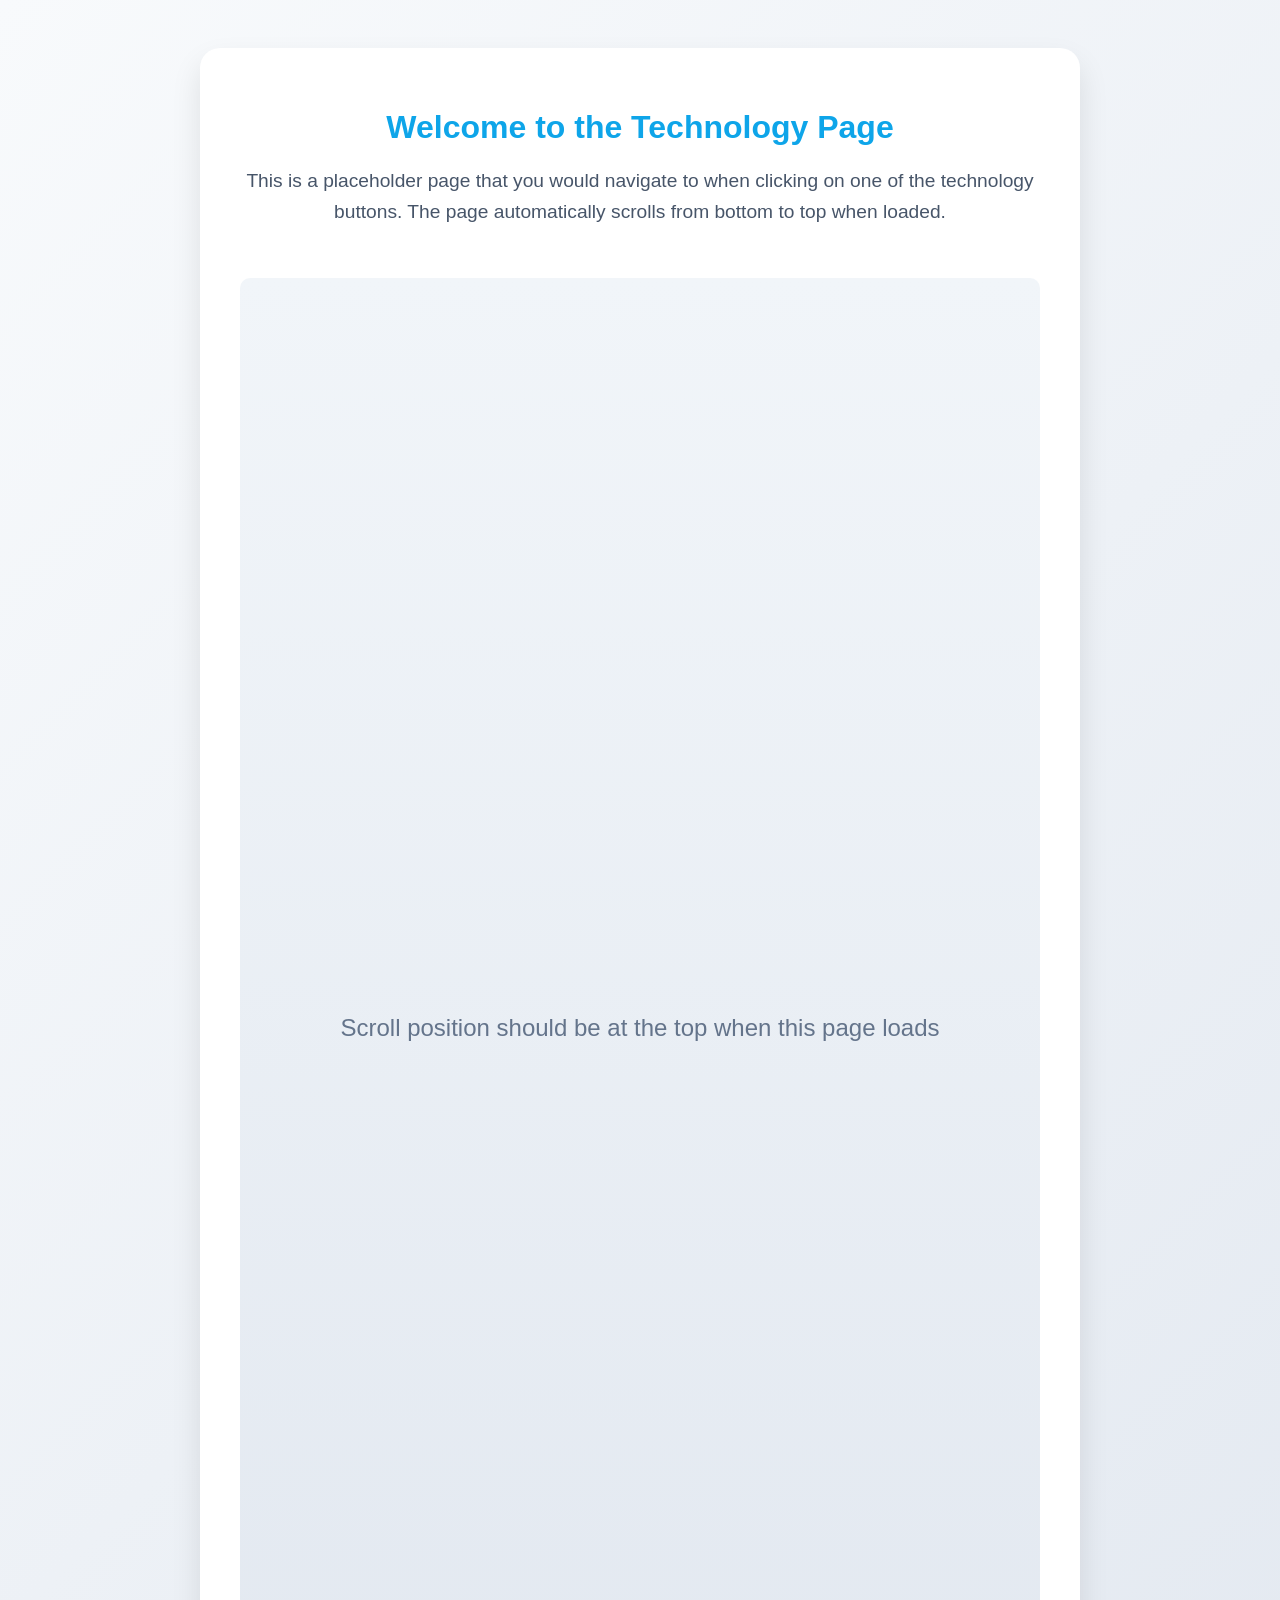
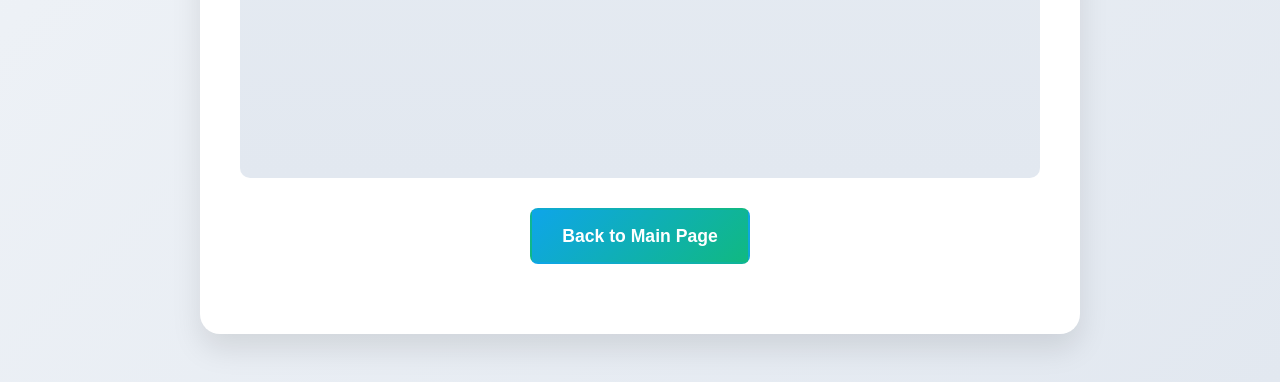
<file: Pages/Hiring/hire-react.html>
<!DOCTYPE html>
<html lang="en">
<head>
    <meta charset="UTF-8">
    <meta name="viewport" content="width=device-width, initial-scale=1.0">
    <title>Technology Page</title>
    <style>
        body {
            font-family: 'Segoe UI', Tahoma, Geneva, Verdana, sans-serif;
            background: linear-gradient(135deg, #f8fafc 0%, #e2e8f0 100%);
            min-height: 100vh;
            padding: 40px 20px;
            text-align: center;
        }
        
        .container {
            max-width: 800px;
            margin: 0 auto;
            padding: 40px;
            background-color: white;
            border-radius: 20px;
            box-shadow: 0 15px 30px rgba(0, 0, 0, 0.1);
        }
        
        h1 {
            color: #0ea5e9;
            margin-bottom: 20px;
        }
        
        p {
            font-size: 1.2rem;
            color: #475569;
            line-height: 1.6;
            margin-bottom: 30px;
        }
        
        .back-btn {
            display: inline-block;
            background: linear-gradient(135deg, #0ea5e9 0%, #10b981 100%);
            color: white;
            padding: 12px 30px;
            border-radius: 8px;
            text-decoration: none;
            font-weight: 600;
            font-size: 1.1rem;
            transition: all 0.3s ease;
            border: 2px solid transparent;
        }
        
        .back-btn:hover {
            background: white;
            color: #0ea5e9;
            border-color: #0ea5e9;
            box-shadow: 0 0 15px rgba(14, 165, 233, 0.7);
        }
        
        .content {
            margin-top: 50px;
            height: 1500px;
            background: linear-gradient(to bottom, #f1f5f9, #e2e8f0);
            border-radius: 10px;
            display: flex;
            justify-content: center;
            align-items: center;
            color: #64748b;
            font-size: 1.5rem;
        }
    </style>
</head>
<body>
    <div class="container">
        <h1>Welcome to the Technology Page</h1>
        <p>This is a placeholder page that you would navigate to when clicking on one of the technology buttons. The page automatically scrolls from bottom to top when loaded.</p>
        
        <div class="content">
            <div>Scroll position should be at the top when this page loads</div>
        </div>
        
        <p style="margin-top: 30px;">
            <a href="/index.html" class="back-btn">Back to Main Page</a>
        </p>
    </div>
    
    <script>
        // Smooth scroll to top when page loads
        window.addEventListener('load', function() {
            window.scrollTo({
                top: 0,
                behavior: 'smooth'
            });
        });
    </script>
</body>
</html>
</file>
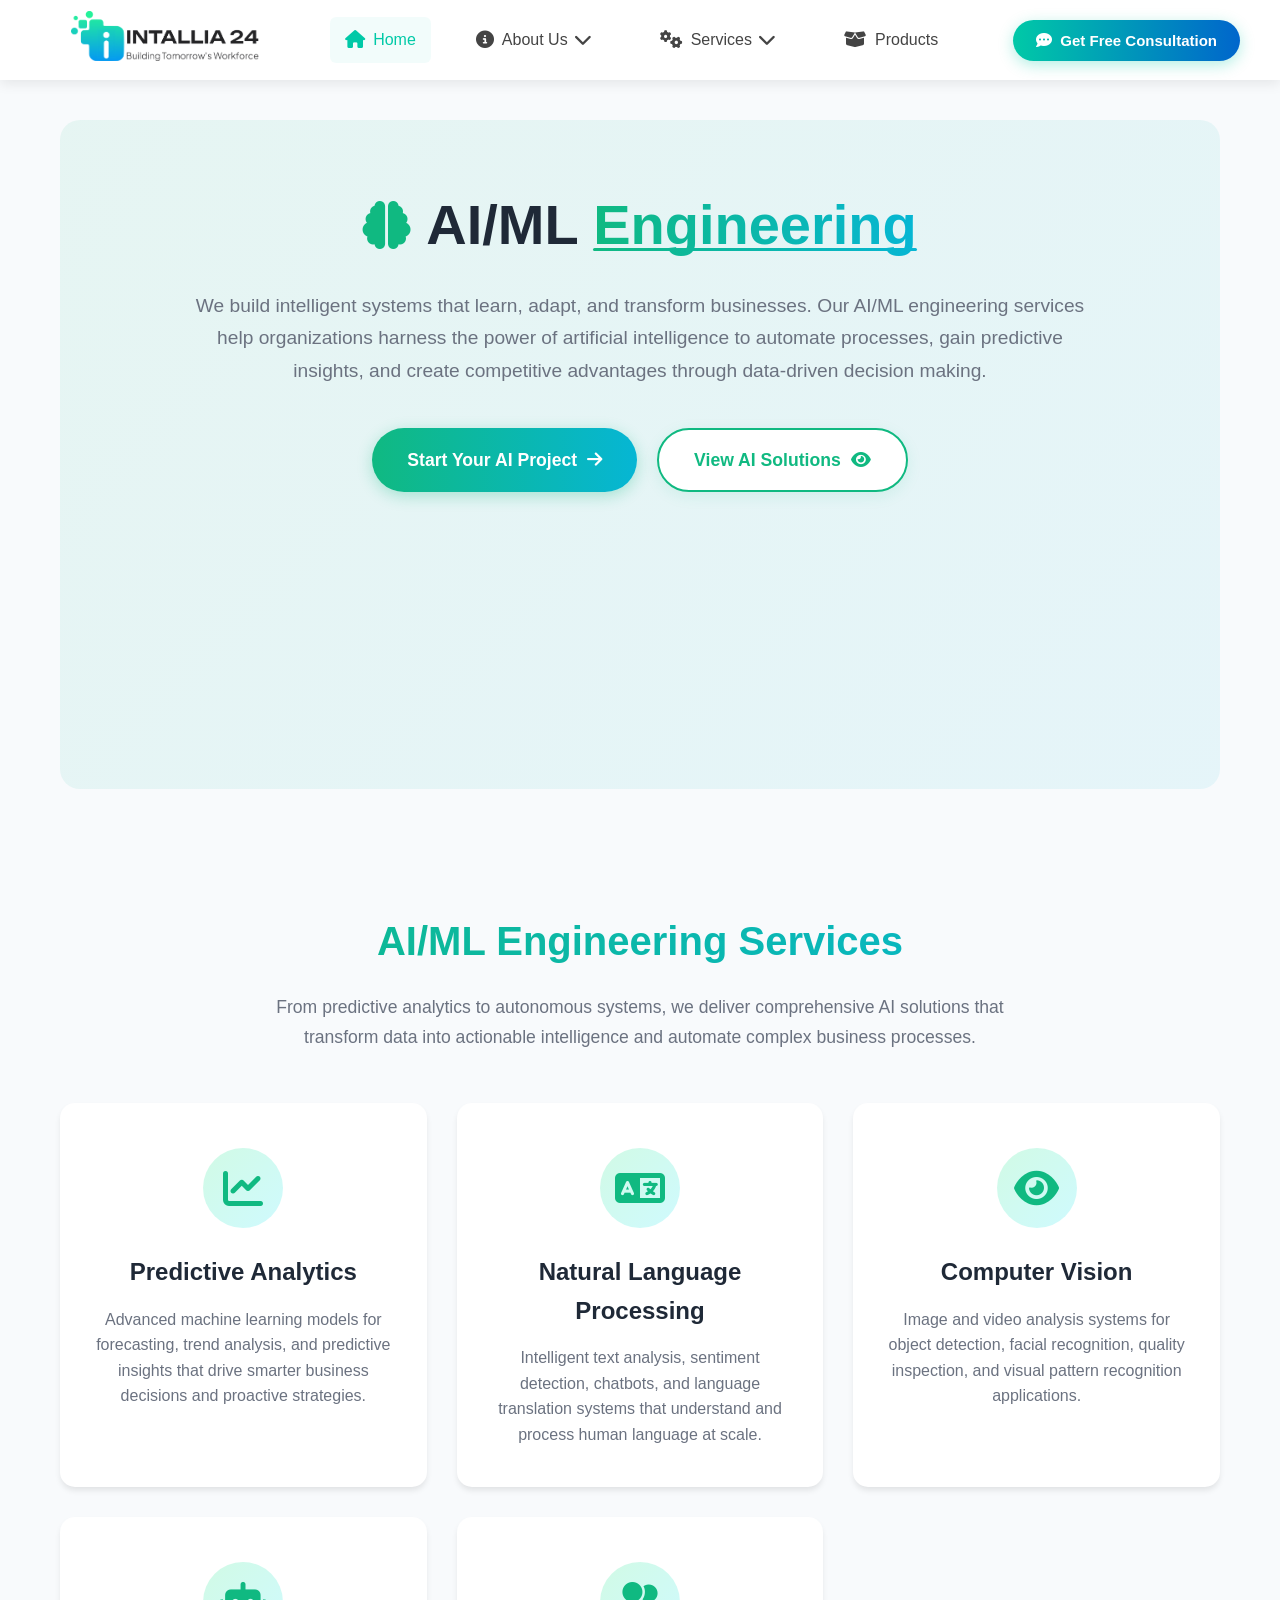
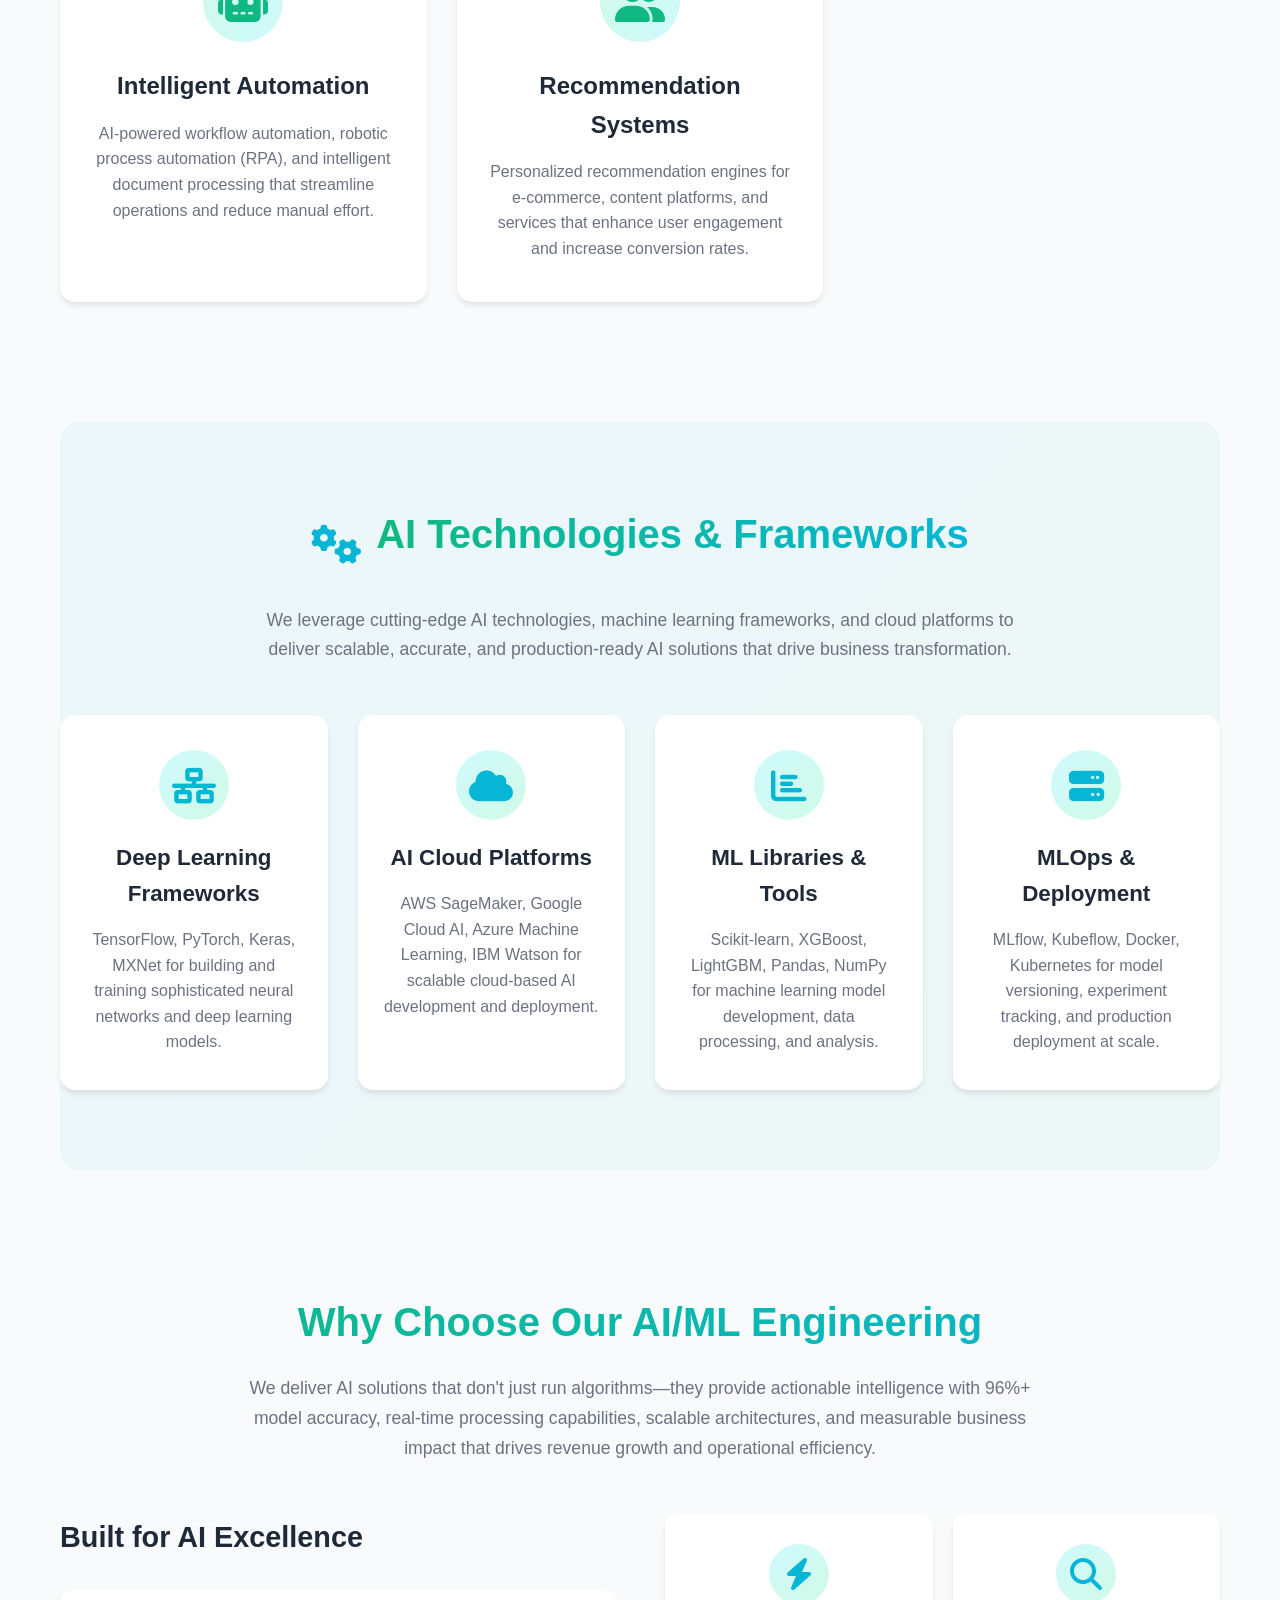
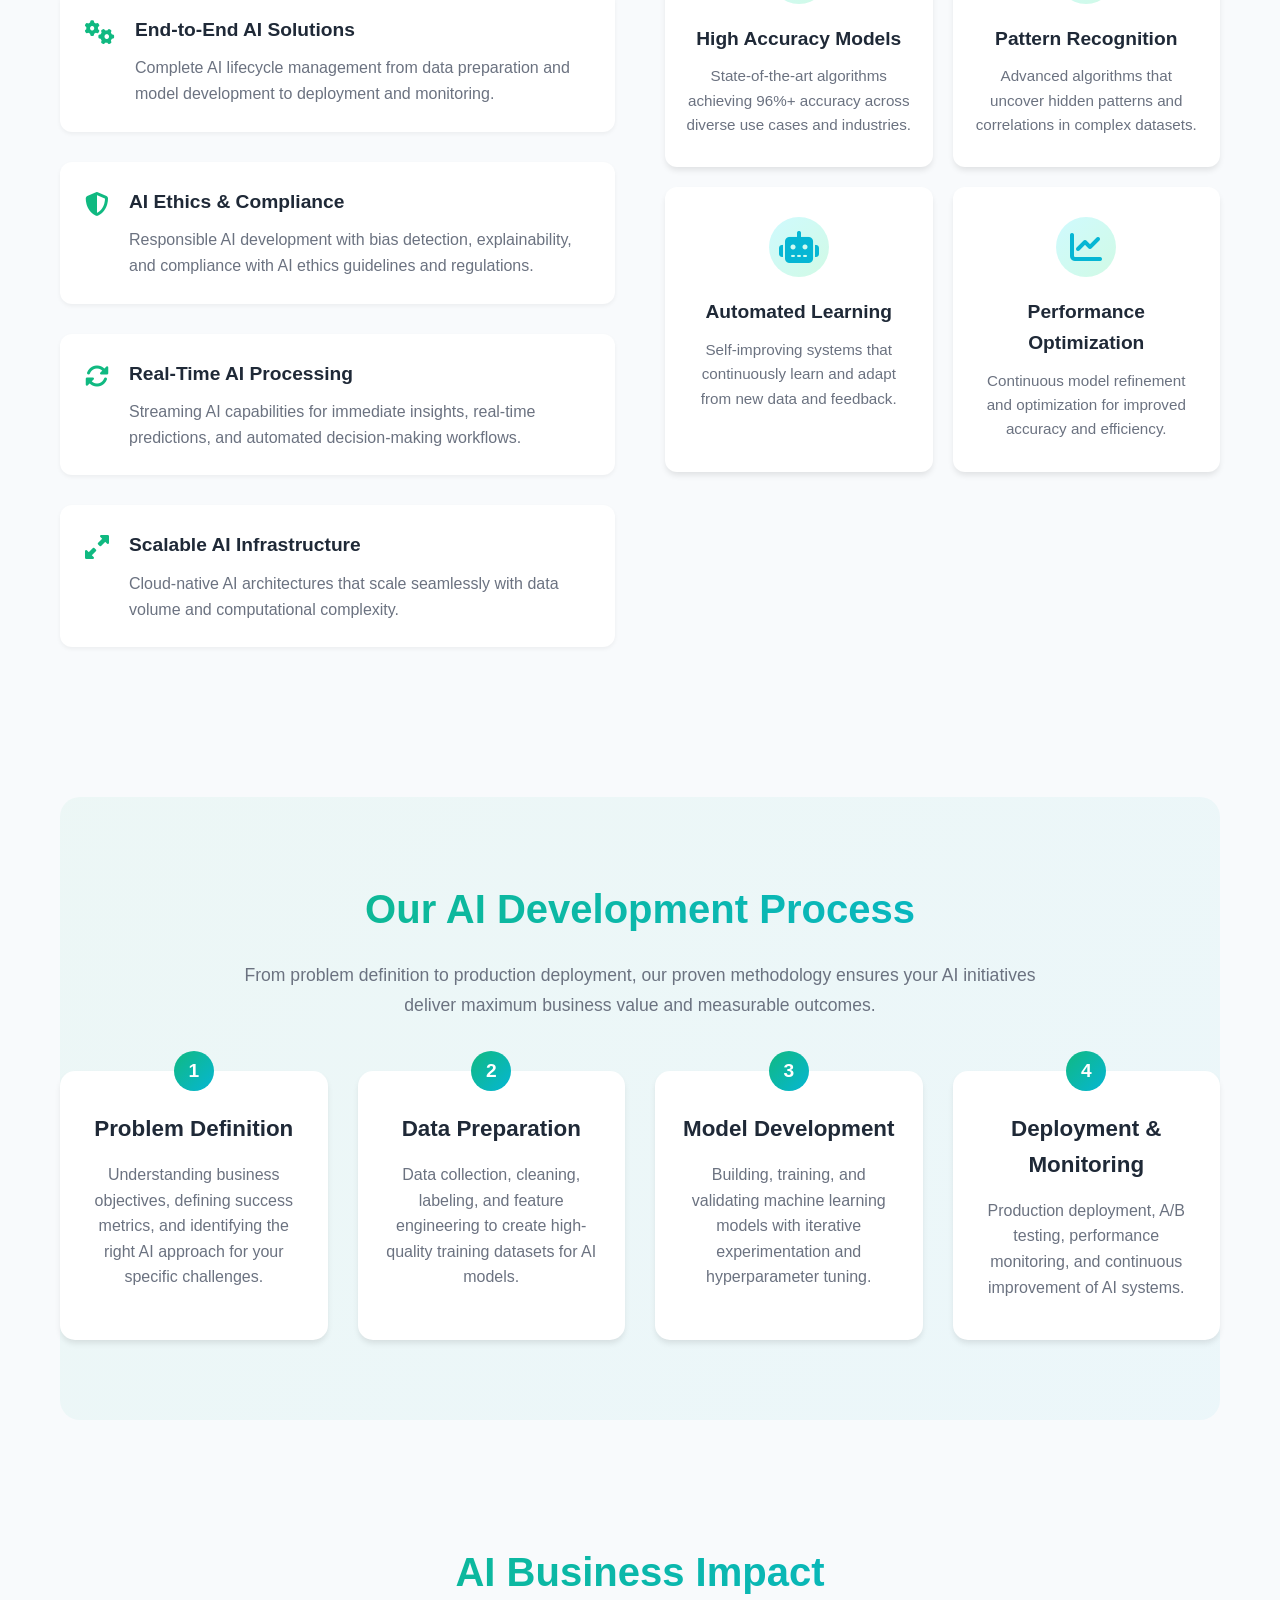
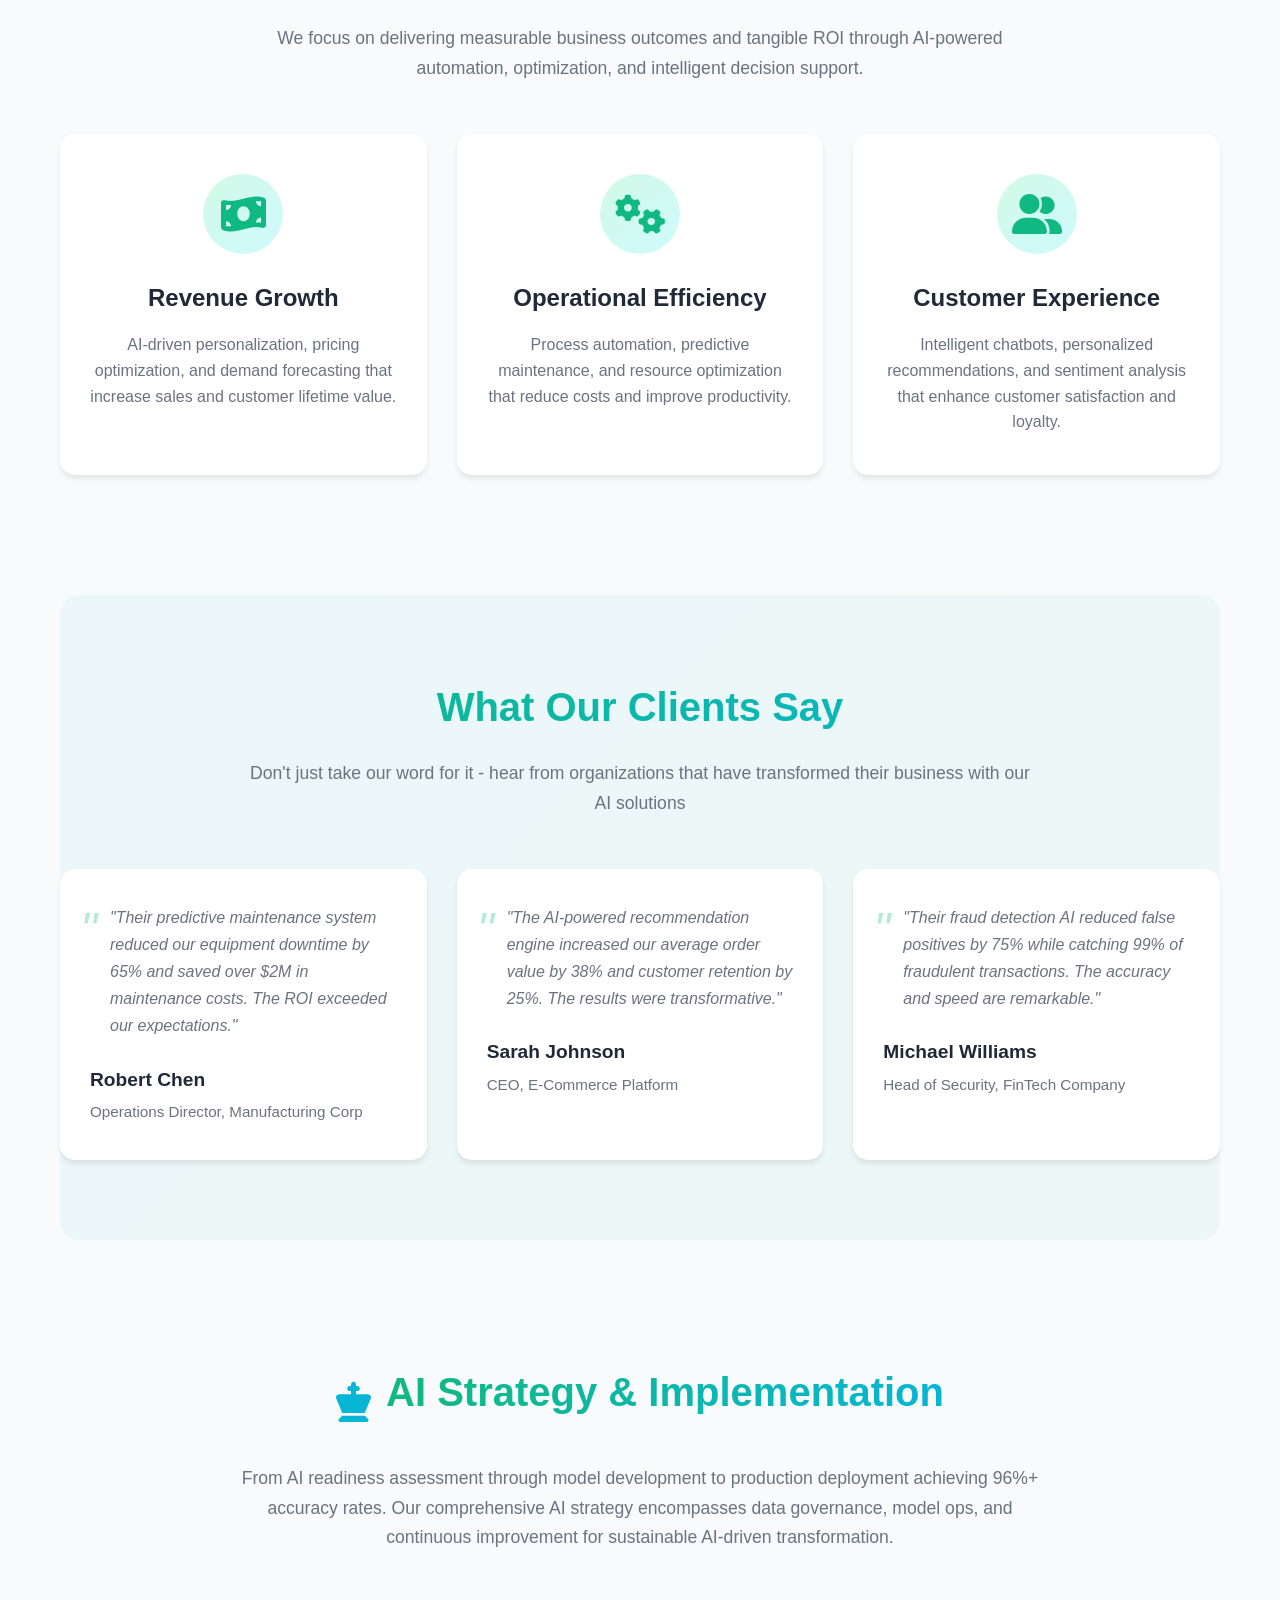
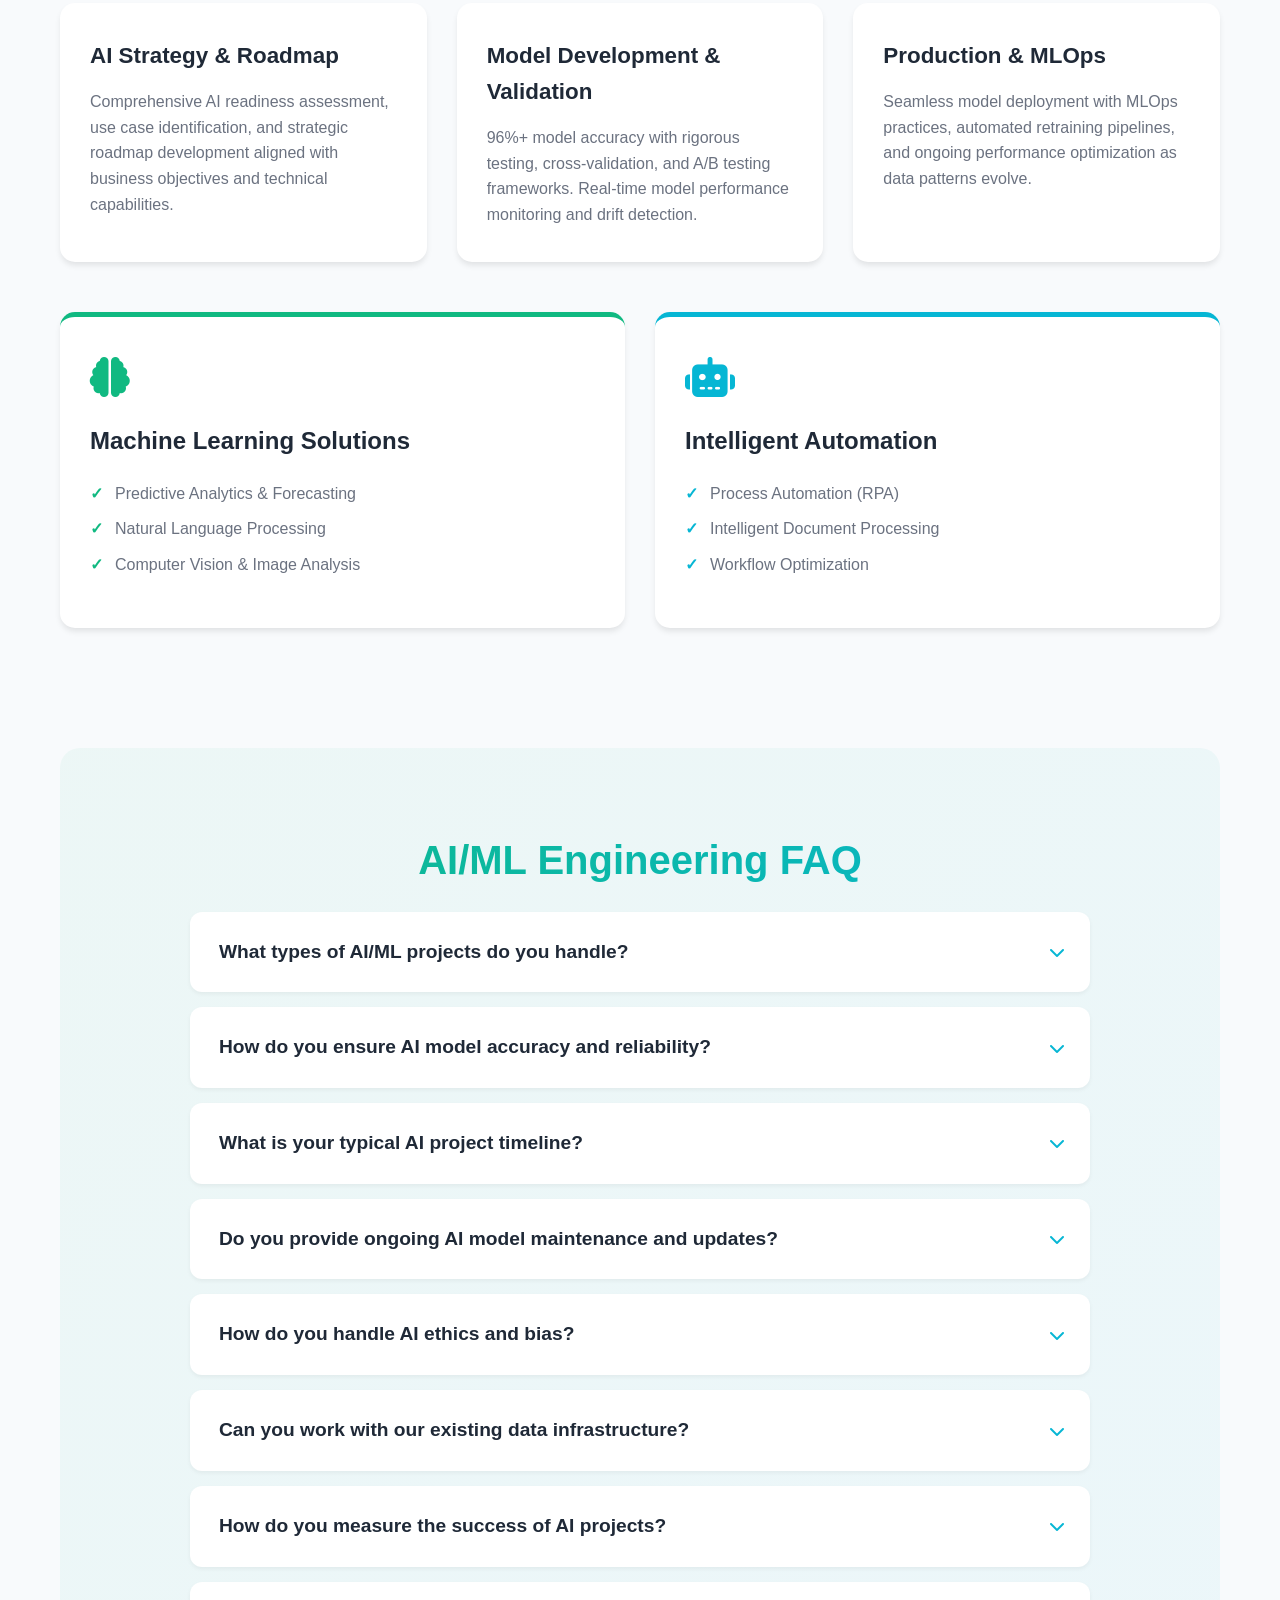
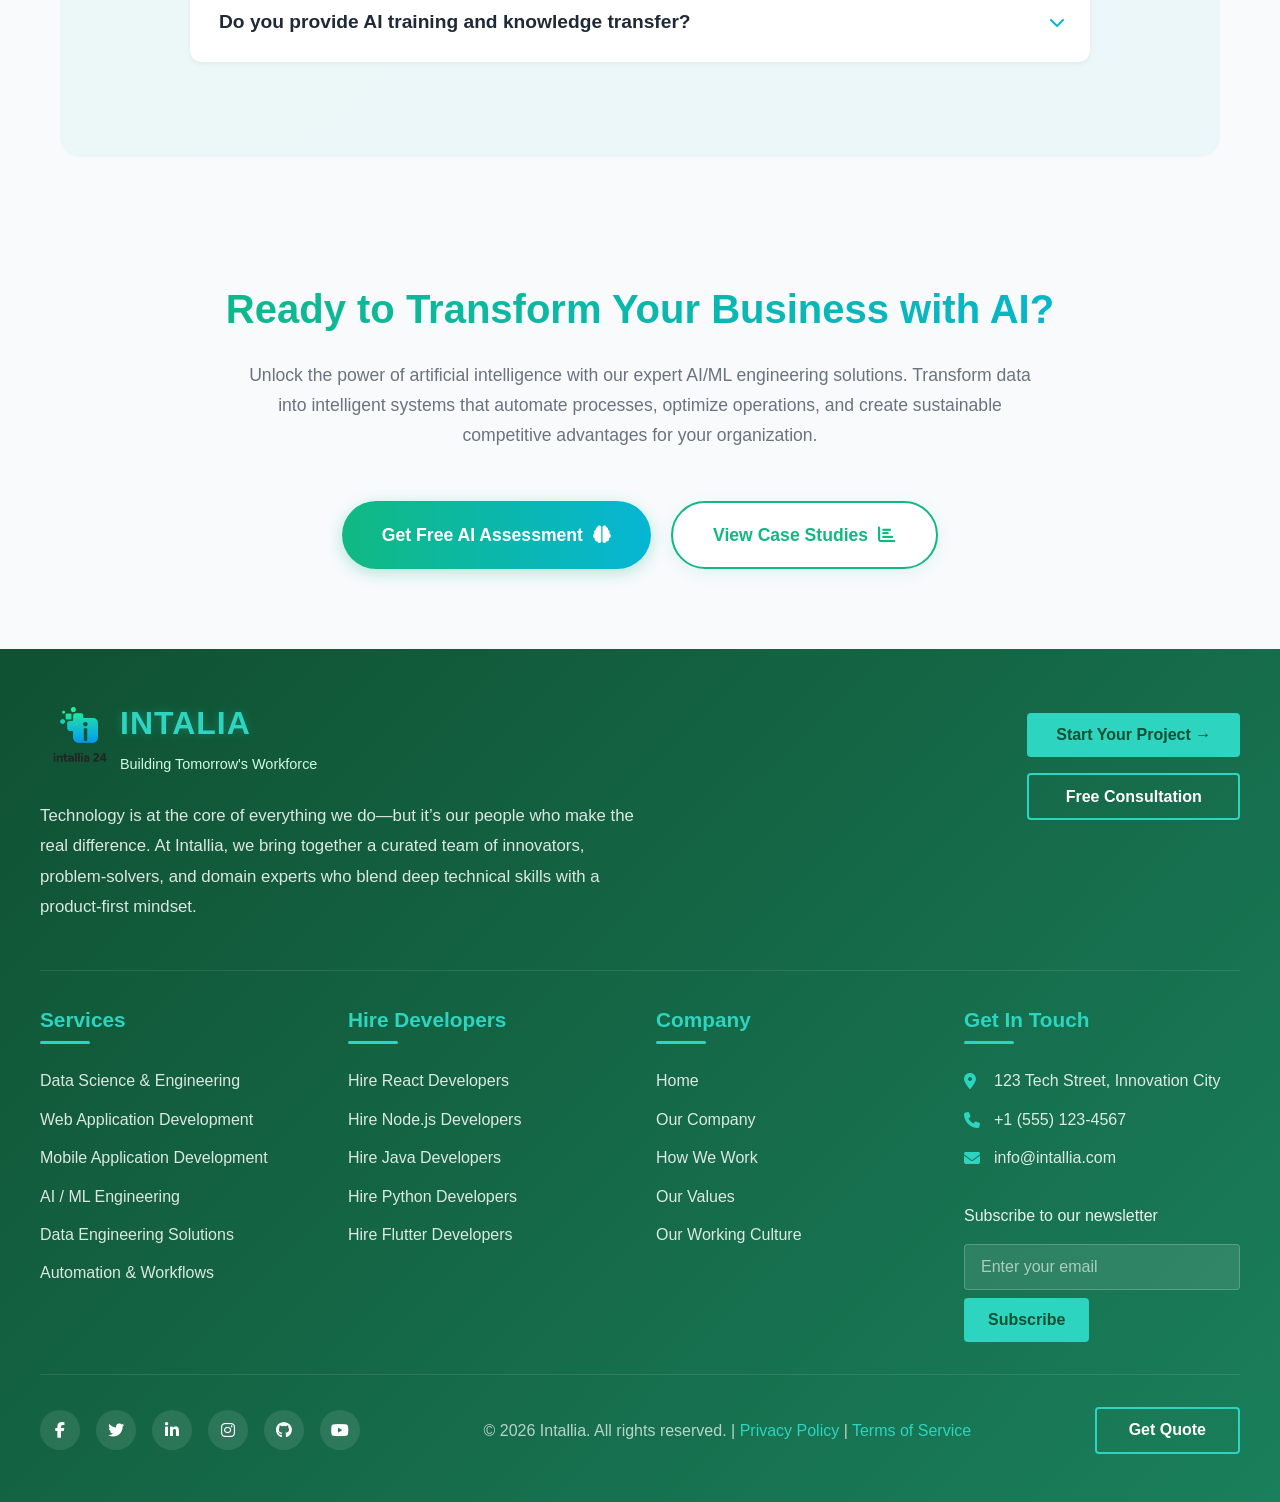
<file: Pages/Services/ai-ml-engineering.html>
<!doctype html>
<html lang="en">
  <head>
    <meta charset="UTF-8" />
    <meta name="viewport" content="width=device-width, initial-scale=1.0" />
    <title>AI/ML Engineering</title>
    <link
      rel="stylesheet"
      href="https://cdnjs.cloudflare.com/ajax/libs/font-awesome/6.4.0/css/all.min.css"
    />
    <link
      href="https://fonts.googleapis.com/css2?family=Poppins:wght@300;400;500;600;700&display=swap"
      rel="stylesheet"
    />
    <link rel="stylesheet" href="../../CSS/ai-ml-engineering.css" />
    <link rel="stylesheet" href="../../CSS/navbar.css" />
    <link rel="stylesheet" href="../../CSS/footer.css" />
  </head>
  <body>
    <!-- Header & Navigation -->
    <header class="header">
      <nav class="navbar">
        <!-- Logo -->
        <div class="logo-container">
          <div class="logo">
            <div class="logo-text">
              <!-- <span class="logo-main">INTALLA 24</span>
              <span class="logo-sub">Building Tomorrow's Workforce</span> -->
              <a href="/">
                <img src="../../Images/intallia-logo.png" alt="" />
              </a>
            </div>
            <div class="logo-gradient"></div>
          </div>
          <!-- Mobile Menu Toggle -->
          <button class="menu-toggle" id="menuToggle">
            <span class="bar"></span>
            <span class="bar"></span>
            <span class="bar"></span>
          </button>
        </div>

        <!-- Navigation Menu -->
        <ul class="nav-menu" id="navMenu">
          <li class="nav-item">
            <a href="/" class="nav-link active">
              <i class="fas fa-home"></i> Home
            </a>
          </li>

          <!-- About Us Dropdown -->
          <li class="nav-item dropdown">
            <a href="#" class="nav-link dropdown-toggle">
              <i class="fas fa-info-circle"></i> About Us
              <i class="fas fa-chevron-down dropdown-icon"></i>
            </a>
            <ul class="dropdown-menu">
              <li class="dropdown-item">
                <a href="../../Pages/About/about.html">
                  <i class="fas fa-building"></i>
                  <span>Our Company</span>
                </a>
              </li>
              <li class="dropdown-item">
                <a href="../../Pages/About/our-work.html">
                  <i class="fas fa-cogs"></i>
                  <span>How We Work</span>
                </a>
              </li>
              <li class="dropdown-item">
                <a href="../../Pages/About/our-values.html">
                  <i class="fas fa-heart"></i>
                  <span>Our Values</span>
                </a>
              </li>
              <li class="dropdown-item">
                <a href="../../Pages/About/our-working-culture.html">
                  <i class="fas fa-users"></i>
                  <span>Our Working Culture</span>
                </a>
              </li>
            </ul>
          </li>

          <!-- Services Dropdown -->
          <li class="nav-item dropdown">
            <a href="#services" class="nav-link dropdown-toggle">
              <i class="fas fa-cogs"></i> Services
              <i class="fas fa-chevron-down dropdown-icon"></i>
            </a>
            <ul class="dropdown-menu">
              <li class="dropdown-item">
                <a href="../../Pages/Services/data-science-analytics.html">
                  <i class="fas fa-layer-group"></i>
                  <span>Data Science & Analytics</span>
                </a>
              </li>
              <li class="dropdown-item">
                <a href="../../Pages/Services/ai-ml-engineering.html">
                  <i class="fas fa-chart-bar"></i>
                  <span>AL / ML Engineering</span>
                </a>
              </li>
              <li class="dropdown-item">
                <a href="../../Pages/Services/website-development.html">
                  <i class="fas fa-database"></i>
                  <span>Website Development</span>
                </a>
              </li>
              <li class="dropdown-item">
                <a href="../../Pages/Services/mobile-application-development.html">
                  <i class="fas fa-mobile-alt"></i>
                  <span>Mobile Application Development</span>
                </a>
              </li>
              <li class="dropdown-item">
                <a href="../../Pages/Services/data-engineering.html">
                  <i class="fas fa-globe"></i>
                  <span>Data Engineering Solutions</span>
                </a>
              </li>
              <li class="dropdown-item">
                <a href="../../Pages/Services/automation-workflows.html">
                  <i class="fas fa-robot"></i>
                  <span>Automation & Workflows</span>
                </a>
              </li>
              <li class="dropdown-item">
                <a href="#" class="view-more" id="viewMoreServices">
                  <i class="fas fa-eye"></i>
                  <span>View More Services</span>
                </a>
              </li>
            </ul>
          </li>

          <!-- Products -->
          <li class="nav-item">
            <a href="#products" class="nav-link">
              <i class="fas fa-box-open"></i> Products
            </a>
          </li>
        </ul>

        <!-- Get Free Consultation Button -->
        <div class="cta-container">
          <button class="cta-button" id="consultationBtn">
            <i class="fas fa-comment-dots"></i> Get Free Consultation
          </button>
        </div>
      </nav>
    </header>

    <!-- Main Content -->
    <!-- <main class="main-content">
      <div class="container">
        <div class="content-section" id="contentDisplay">
          <h2 id="sectionTitle">Home Content</h2>
          <p id="sectionDescription">
            Welcome to our website! Select any menu item to see detailed
            information about that section.
          </p>
        </div>
      </div>
    </main> -->

    <!-- Consultation Modal -->
    <div class="modal" id="consultationModal">
      <div class="modal-content">
        <div class="modal-header">
          <h3>Get Free Consultation</h3>
          <button class="close-modal" id="closeModal">&times;</button>
        </div>
        <div class="modal-body">
          <p>
            Fill out the form below and our experts will contact you within 24
            hours.
          </p>
          <form id="consultationForm">
            <div class="form-group">
              <input type="text" placeholder="Your Name" required />
            </div>
            <div class="form-group">
              <input type="email" placeholder="Email Address" required />
            </div>
            <div class="form-group">
              <input type="tel" placeholder="Phone Number" />
            </div>
            <div class="form-group">
              <select required>
                <option value="" disabled selected>Select Service</option>
                <option value="fullstack">Full Stack Development</option>
                <option value="analytics">Data Analytics</option>
                <option value="datascience">Data Science</option>
                <option value="mobile">Mobile Application Development</option>
                <option value="web">Web Application Development</option>
                <option value="ai">AI Powered Platform</option>
              </select>
            </div>
            <button type="submit" class="submit-btn">Submit Request</button>
          </form>
        </div>
      </div>
    </div>

    <!-- Main Content Container -->
    <main class="ai-ml-container">
      <!-- Hero Section -->
      <section class="ai-hero-section">
        <div class="ai-hero-content">
          <div class="ai-title-container">
            <i class="fas fa-brain ai-title-icon"></i>
            <h1 class="ai-main-title">
              AI/ML <span class="ai-highlight">Engineering</span>
            </h1>
          </div>
          <p class="ai-hero-description">
            We build intelligent systems that learn, adapt, and transform
            businesses. Our AI/ML engineering services help organizations
            harness the power of artificial intelligence to automate processes,
            gain predictive insights, and create competitive advantages through
            data-driven decision making.
          </p>
          <div class="ai-hero-buttons">
            <a href="#" class="ai-btn-primary"
              >Start Your AI Project <i class="fas fa-arrow-right"></i
            ></a>
            <a href="#" class="ai-btn-secondary"
              >View AI Solutions <i class="fas fa-eye"></i
            ></a>
          </div>
          <div class="ai-stats-container">
            <div class="ai-stat-item">
              <div class="ai-counter" data-target="35">0</div>
              <p>AI Projects</p>
            </div>
            <div class="ai-stat-item">
              <div class="ai-counter" data-target="96">0</div>
              <p>Model Accuracy</p>
            </div>
            <div class="ai-stat-item">
              <div class="ai-counter" data-target="15">0</div>
              <p>TB Data Processed</p>
            </div>
            <div class="ai-stat-item">
              <div class="ai-counter" data-target="45">0</div>
              <p>% Efficiency Gain</p>
            </div>
          </div>
        </div>
      </section>

      <!-- AI/ML Services Section -->
      <section class="ai-services-section">
        <h2 class="ai-section-title">AI/ML Engineering Services</h2>
        <p class="ai-section-description">
          From predictive analytics to autonomous systems, we deliver
          comprehensive AI solutions that transform data into actionable
          intelligence and automate complex business processes.
        </p>
        <div class="ai-services-cards">
          <div class="ai-service-card">
            <i class="fas fa-chart-line ai-service-icon"></i>
            <h3>Predictive Analytics</h3>
            <p>
              Advanced machine learning models for forecasting, trend analysis,
              and predictive insights that drive smarter business decisions and
              proactive strategies.
            </p>
          </div>
          <div class="ai-service-card">
            <i class="fas fa-language ai-service-icon"></i>
            <h3>Natural Language Processing</h3>
            <p>
              Intelligent text analysis, sentiment detection, chatbots, and
              language translation systems that understand and process human
              language at scale.
            </p>
          </div>
          <div class="ai-service-card">
            <i class="fas fa-eye ai-service-icon"></i>
            <h3>Computer Vision</h3>
            <p>
              Image and video analysis systems for object detection, facial
              recognition, quality inspection, and visual pattern recognition
              applications.
            </p>
          </div>
          <div class="ai-service-card">
            <i class="fas fa-robot ai-service-icon"></i>
            <h3>Intelligent Automation</h3>
            <p>
              AI-powered workflow automation, robotic process automation (RPA),
              and intelligent document processing that streamline operations and
              reduce manual effort.
            </p>
          </div>
          <div class="ai-service-card">
            <i class="fas fa-user-friends ai-service-icon"></i>
            <h3>Recommendation Systems</h3>
            <p>
              Personalized recommendation engines for e-commerce, content
              platforms, and services that enhance user engagement and increase
              conversion rates.
            </p>
          </div>
        </div>
      </section>

      <!-- AI Technologies & Frameworks Section -->
      <section class="ai-tech-section">
        <div class="ai-tech-header">
          <i class="fas fa-cogs ai-tech-icon"></i>
          <h2 class="ai-section-title">AI Technologies & Frameworks</h2>
        </div>
        <p class="ai-section-description">
          We leverage cutting-edge AI technologies, machine learning frameworks,
          and cloud platforms to deliver scalable, accurate, and
          production-ready AI solutions that drive business transformation.
        </p>
        <div class="ai-tech-cards">
          <div class="ai-tech-card">
            <i class="fas fa-network-wired ai-card-icon"></i>
            <h3>Deep Learning Frameworks</h3>
            <p>
              TensorFlow, PyTorch, Keras, MXNet for building and training
              sophisticated neural networks and deep learning models.
            </p>
          </div>
          <div class="ai-tech-card">
            <i class="fas fa-cloud ai-card-icon"></i>
            <h3>AI Cloud Platforms</h3>
            <p>
              AWS SageMaker, Google Cloud AI, Azure Machine Learning, IBM Watson
              for scalable cloud-based AI development and deployment.
            </p>
          </div>
          <div class="ai-tech-card">
            <i class="fas fa-chart-bar ai-card-icon"></i>
            <h3>ML Libraries & Tools</h3>
            <p>
              Scikit-learn, XGBoost, LightGBM, Pandas, NumPy for machine
              learning model development, data processing, and analysis.
            </p>
          </div>
          <div class="ai-tech-card">
            <i class="fas fa-server ai-card-icon"></i>
            <h3>MLOps & Deployment</h3>
            <p>
              MLflow, Kubeflow, Docker, Kubernetes for model versioning,
              experiment tracking, and production deployment at scale.
            </p>
          </div>
        </div>
      </section>

      <!-- Why Choose Our AI/ML Engineering Section -->
      <section class="ai-why-choose-section">
        <h2 class="ai-section-title">Why Choose Our AI/ML Engineering</h2>
        <p class="ai-section-description">
          We deliver AI solutions that don't just run algorithms—they provide
          actionable intelligence with 96%+ model accuracy, real-time processing
          capabilities, scalable architectures, and measurable business impact
          that drives revenue growth and operational efficiency.
        </p>
        <div class="ai-why-choose-content">
          <div class="ai-excellence-list">
            <h3>Built for AI Excellence</h3>
            <div class="ai-excellence-item">
              <i class="fas fa-cogs"></i>
              <div>
                <h4>End-to-End AI Solutions</h4>
                <p>
                  Complete AI lifecycle management from data preparation and
                  model development to deployment and monitoring.
                </p>
              </div>
            </div>
            <div class="ai-excellence-item">
              <i class="fas fa-shield-alt"></i>
              <div>
                <h4>AI Ethics & Compliance</h4>
                <p>
                  Responsible AI development with bias detection,
                  explainability, and compliance with AI ethics guidelines and
                  regulations.
                </p>
              </div>
            </div>
            <div class="ai-excellence-item">
              <i class="fas fa-sync-alt"></i>
              <div>
                <h4>Real-Time AI Processing</h4>
                <p>
                  Streaming AI capabilities for immediate insights, real-time
                  predictions, and automated decision-making workflows.
                </p>
              </div>
            </div>
            <div class="ai-excellence-item">
              <i class="fas fa-expand-alt"></i>
              <div>
                <h4>Scalable AI Infrastructure</h4>
                <p>
                  Cloud-native AI architectures that scale seamlessly with data
                  volume and computational complexity.
                </p>
              </div>
            </div>
          </div>
          <div class="ai-feature-cards">
            <div class="ai-feature-card">
              <i class="fas fa-bolt"></i>
              <h4>High Accuracy Models</h4>
              <p>
                State-of-the-art algorithms achieving 96%+ accuracy across
                diverse use cases and industries.
              </p>
            </div>
            <div class="ai-feature-card">
              <i class="fas fa-search"></i>
              <h4>Pattern Recognition</h4>
              <p>
                Advanced algorithms that uncover hidden patterns and
                correlations in complex datasets.
              </p>
            </div>
            <div class="ai-feature-card">
              <i class="fas fa-robot"></i>
              <h4>Automated Learning</h4>
              <p>
                Self-improving systems that continuously learn and adapt from
                new data and feedback.
              </p>
            </div>
            <div class="ai-feature-card">
              <i class="fas fa-chart-line"></i>
              <h4>Performance Optimization</h4>
              <p>
                Continuous model refinement and optimization for improved
                accuracy and efficiency.
              </p>
            </div>
          </div>
        </div>
      </section>

      <!-- Our AI Development Process Section -->
      <section class="ai-process-section">
        <h2 class="ai-section-title">Our AI Development Process</h2>
        <p class="ai-section-description">
          From problem definition to production deployment, our proven
          methodology ensures your AI initiatives deliver maximum business value
          and measurable outcomes.
        </p>
        <div class="ai-process-cards">
          <div class="ai-process-card">
            <div class="ai-process-number">1</div>
            <h3>Problem Definition</h3>
            <p>
              Understanding business objectives, defining success metrics, and
              identifying the right AI approach for your specific challenges.
            </p>
          </div>
          <div class="ai-process-card">
            <div class="ai-process-number">2</div>
            <h3>Data Preparation</h3>
            <p>
              Data collection, cleaning, labeling, and feature engineering to
              create high-quality training datasets for AI models.
            </p>
          </div>
          <div class="ai-process-card">
            <div class="ai-process-number">3</div>
            <h3>Model Development</h3>
            <p>
              Building, training, and validating machine learning models with
              iterative experimentation and hyperparameter tuning.
            </p>
          </div>
          <div class="ai-process-card">
            <div class="ai-process-number">4</div>
            <h3>Deployment & Monitoring</h3>
            <p>
              Production deployment, A/B testing, performance monitoring, and
              continuous improvement of AI systems.
            </p>
          </div>
        </div>
      </section>

      <!-- AI Business Impact Section -->
      <section class="ai-impact-section">
        <h2 class="ai-section-title">AI Business Impact</h2>
        <p class="ai-section-description">
          We focus on delivering measurable business outcomes and tangible ROI
          through AI-powered automation, optimization, and intelligent decision
          support.
        </p>
        <div class="ai-impact-cards">
          <div class="ai-impact-card">
            <i class="fas fa-money-bill-wave ai-impact-icon"></i>
            <h3>Revenue Growth</h3>
            <p>
              AI-driven personalization, pricing optimization, and demand
              forecasting that increase sales and customer lifetime value.
            </p>
          </div>
          <div class="ai-impact-card">
            <i class="fas fa-cogs ai-impact-icon"></i>
            <h3>Operational Efficiency</h3>
            <p>
              Process automation, predictive maintenance, and resource
              optimization that reduce costs and improve productivity.
            </p>
          </div>
          <div class="ai-impact-card">
            <i class="fas fa-user-friends ai-impact-icon"></i>
            <h3>Customer Experience</h3>
            <p>
              Intelligent chatbots, personalized recommendations, and sentiment
              analysis that enhance customer satisfaction and loyalty.
            </p>
          </div>
        </div>
      </section>

      <!-- What Our Clients Say Section -->
      <section class="ai-testimonials-section">
        <h2 class="ai-section-title">What Our Clients Say</h2>
        <p class="ai-section-description">
          Don't just take our word for it - hear from organizations that have
          transformed their business with our AI solutions
        </p>
        <div class="ai-testimonial-cards">
          <div class="ai-testimonial-card">
            <div class="ai-testimonial-content">
              <p>
                "Their predictive maintenance system reduced our equipment
                downtime by 65% and saved over $2M in maintenance costs. The ROI
                exceeded our expectations."
              </p>
            </div>
            <div class="ai-testimonial-author">
              <h4>Robert Chen</h4>
              <p>Operations Director, Manufacturing Corp</p>
            </div>
          </div>
          <div class="ai-testimonial-card">
            <div class="ai-testimonial-content">
              <p>
                "The AI-powered recommendation engine increased our average
                order value by 38% and customer retention by 25%. The results
                were transformative."
              </p>
            </div>
            <div class="ai-testimonial-author">
              <h4>Sarah Johnson</h4>
              <p>CEO, E-Commerce Platform</p>
            </div>
          </div>
          <div class="ai-testimonial-card">
            <div class="ai-testimonial-content">
              <p>
                "Their fraud detection AI reduced false positives by 75% while
                catching 99% of fraudulent transactions. The accuracy and speed
                are remarkable."
              </p>
            </div>
            <div class="ai-testimonial-author">
              <h4>Michael Williams</h4>
              <p>Head of Security, FinTech Company</p>
            </div>
          </div>
        </div>
      </section>

      <!-- AI Strategy & Implementation Section -->
      <section class="ai-strategy-section">
        <div class="ai-strategy-header">
          <i class="fas fa-chess-king ai-strategy-icon"></i>
          <h2 class="ai-section-title">AI Strategy & Implementation</h2>
        </div>
        <p class="ai-section-description">
          From AI readiness assessment through model development to production
          deployment achieving 96%+ accuracy rates. Our comprehensive AI
          strategy encompasses data governance, model ops, and continuous
          improvement for sustainable AI-driven transformation.
        </p>
        <div class="ai-strategy-cards">
          <div class="ai-strategy-card">
            <h3>AI Strategy & Roadmap</h3>
            <p>
              Comprehensive AI readiness assessment, use case identification,
              and strategic roadmap development aligned with business objectives
              and technical capabilities.
            </p>
          </div>
          <div class="ai-strategy-card">
            <h3>Model Development & Validation</h3>
            <p>
              96%+ model accuracy with rigorous testing, cross-validation, and
              A/B testing frameworks. Real-time model performance monitoring and
              drift detection.
            </p>
          </div>
          <div class="ai-strategy-card">
            <h3>Production & MLOps</h3>
            <p>
              Seamless model deployment with MLOps practices, automated
              retraining pipelines, and ongoing performance optimization as data
              patterns evolve.
            </p>
          </div>
        </div>
        <div class="ai-solution-cards">
          <div class="ai-solution-card ai-ml-card">
            <i class="fas fa-brain ai-solution-icon"></i>
            <h3>Machine Learning Solutions</h3>
            <ul>
              <li>Predictive Analytics & Forecasting</li>
              <li>Natural Language Processing</li>
              <li>Computer Vision & Image Analysis</li>
            </ul>
          </div>
          <div class="ai-solution-card ai-automation-card">
            <i class="fas fa-robot ai-solution-icon"></i>
            <h3>Intelligent Automation</h3>
            <ul>
              <li>Process Automation (RPA)</li>
              <li>Intelligent Document Processing</li>
              <li>Workflow Optimization</li>
            </ul>
          </div>
        </div>
      </section>

      <!-- AI/ML Engineering FAQ Section -->
      <section class="ai-faq-section">
        <h2 class="ai-section-title">AI/ML Engineering FAQ</h2>
        <div class="ai-faq-container">
          <div class="ai-faq-item">
            <div class="ai-faq-question">
              <h3>What types of AI/ML projects do you handle?</h3>
              <i class="fas fa-chevron-down"></i>
            </div>
            <div class="ai-faq-answer">
              <p>
                We handle a wide range of AI/ML projects including predictive
                analytics, natural language processing, computer vision,
                recommendation systems, fraud detection, anomaly detection, time
                series forecasting, customer segmentation, and intelligent
                automation. Our expertise spans across industries including
                finance, healthcare, retail, manufacturing, logistics, and
                technology.
              </p>
            </div>
          </div>
          <div class="ai-faq-item">
            <div class="ai-faq-question">
              <h3>How do you ensure AI model accuracy and reliability?</h3>
              <i class="fas fa-chevron-down"></i>
            </div>
            <div class="ai-faq-answer">
              <p>
                We implement rigorous model validation frameworks including
                cross-validation, A/B testing, and continuous monitoring. Our
                processes include data quality assurance, bias detection,
                explainability analysis, and performance benchmarking. We
                achieve 96%+ accuracy through iterative refinement and
                hyperparameter optimization.
              </p>
            </div>
          </div>
          <div class="ai-faq-item">
            <div class="ai-faq-question">
              <h3>What is your typical AI project timeline?</h3>
              <i class="fas fa-chevron-down"></i>
            </div>
            <div class="ai-faq-answer">
              <p>
                AI project timelines vary based on complexity. A
                proof-of-concept can be delivered in 4-6 weeks, while
                comprehensive AI solutions typically take 3-6 months. We follow
                agile methodologies with regular deliverables and stakeholder
                reviews to ensure alignment and timely delivery.
              </p>
            </div>
          </div>
          <div class="ai-faq-item">
            <div class="ai-faq-question">
              <h3>Do you provide ongoing AI model maintenance and updates?</h3>
              <i class="fas fa-chevron-down"></i>
            </div>
            <div class="ai-faq-answer">
              <p>
                Yes, we offer comprehensive AI maintenance packages including
                model monitoring, performance optimization, regular retraining,
                and updates as data patterns evolve. We provide SLAs for
                response times and have dedicated MLOps teams for ongoing
                maintenance and enhancement of AI systems.
              </p>
            </div>
          </div>
          <div class="ai-faq-item">
            <div class="ai-faq-question">
              <h3>How do you handle AI ethics and bias?</h3>
              <i class="fas fa-chevron-down"></i>
            </div>
            <div class="ai-faq-answer">
              <p>
                We implement AI ethics frameworks including bias detection,
                fairness testing, explainability analysis, and transparency
                measures. We follow responsible AI principles, conduct regular
                ethics reviews, and implement governance processes to ensure our
                AI systems are fair, transparent, and accountable.
              </p>
            </div>
          </div>
          <div class="ai-faq-item">
            <div class="ai-faq-question">
              <h3>Can you work with our existing data infrastructure?</h3>
              <i class="fas fa-chevron-down"></i>
            </div>
            <div class="ai-faq-answer">
              <p>
                Yes, we have extensive experience integrating with various data
                platforms including cloud services (AWS, Azure, GCP), on-premise
                systems, data warehouses, and business applications. We can work
                with your existing infrastructure or recommend improvements
                based on your AI requirements.
              </p>
            </div>
          </div>
          <div class="ai-faq-item">
            <div class="ai-faq-question">
              <h3>How do you measure the success of AI projects?</h3>
              <i class="fas fa-chevron-down"></i>
            </div>
            <div class="ai-faq-answer">
              <p>
                We establish clear KPIs and success metrics aligned with
                business objectives before project initiation. Success is
                measured through model accuracy, business impact metrics
                (revenue increase, cost reduction), user adoption rates, and ROI
                calculations. We provide regular reporting on these metrics
                throughout the project lifecycle.
              </p>
            </div>
          </div>
          <div class="ai-faq-item">
            <div class="ai-faq-question">
              <h3>Do you provide AI training and knowledge transfer?</h3>
              <i class="fas fa-chevron-down"></i>
            </div>
            <div class="ai-faq-answer">
              <p>
                Yes, we offer comprehensive AI training programs, documentation,
                and knowledge transfer sessions to ensure your team can
                effectively use and maintain the AI solutions we deliver. We
                believe in empowering your organization with the skills needed
                for ongoing AI-driven decision making.
              </p>
            </div>
          </div>
        </div>
      </section>

      <!-- Ready to Transform Section -->
      <section class="ai-transform-section">
        <h2 class="ai-section-title">
          Ready to Transform Your Business with AI?
        </h2>
        <p class="ai-section-description">
          Unlock the power of artificial intelligence with our expert AI/ML
          engineering solutions. Transform data into intelligent systems that
          automate processes, optimize operations, and create sustainable
          competitive advantages for your organization.
        </p>
        <div class="ai-transform-buttons">
          <a href="#" class="ai-btn-transform-primary"
            >Get Free AI Assessment <i class="fas fa-brain"></i
          ></a>
          <a href="#" class="ai-btn-transform-secondary"
            >View Case Studies <i class="fas fa-chart-bar"></i
          ></a>
        </div>
      </section>
    </main>

    <!-- Footer Section -->
    <footer class="footer-section">
      <div class="footer-container">
        <!-- Top Section with Logo and Tagline -->
        <div class="footer-top">
          <div class="footer-logo-container">
            <div class="logo-wrapper">
              <img
                src="../../Images/logo1.png"
                alt="Intallia Logo"
                class="footer-logo"
              />
              <div class="logo-text">
                <span class="logo-top">INTALIA</span>
                <span class="logo-bottom">Building Tomorrow's Workforce</span>
              </div>
            </div>
            <p class="footer-tagline">
              Technology is at the core of everything we do—but it’s our people
              who make the real difference. At Intallia, we bring together a
              curated team of innovators, problem-solvers, and domain experts
              who blend deep technical skills with a product-first mindset.
            </p>
          </div>

          <div class="footer-cta">
            <button class="btn-primary">Start Your Project →</button>
            <button class="btn-secondary">Free Consultation</button>
          </div>
        </div>

        <!-- Middle Section with Services, Developers, Company Links -->
        <div class="footer-middle">
          <div class="footer-column">
            <h3 class="footer-heading">Services</h3>
            <ul class="footer-links">
              <li>
                <a href="../../Pages/Services/data-science-analytics.html"
                  >Data Science & Engineering</a
                >
              </li>
              <li><a href="#">Web Application Development</a></li>
              <li>
                <a href="../../Pages/Services/mobile-application-development.html"
                  >Mobile Application Development</a
                >
              </li>
              <li>
                <a href="../../Pages/Services/ai-ml-engineering.html"
                  >AI / ML Engineering</a
                >
              </li>
              <li>
                <a href="../../Pages/Services/data-engineering.html"
                  >Data Engineering Solutions</a
                >
              </li>
              <li>
                <a href="../../Pages/Services/automation-workflows.html"
                  >Automation & Workflows</a
                >
              </li>
            </ul>
          </div>

          <div class="footer-column">
            <h3 class="footer-heading">Hire Developers</h3>
            <ul class="footer-links">
              <li><a href="#">Hire React Developers</a></li>
              <li><a href="#">Hire Node.js Developers</a></li>
              <li><a href="#">Hire Java Developers</a></li>
              <li><a href="#">Hire Python Developers</a></li>
              <li><a href="#">Hire Flutter Developers</a></li>
            </ul>
          </div>

          <div class="footer-column">
            <h3 class="footer-heading">Company</h3>
            <ul class="footer-links">
              <li><a href="/">Home</a></li>
              <li><a href="../../Pages/About/about.html">Our Company</a></li>
              <li><a href="../../Pages/About/our-work.html">How We Work</a></li>
              <li><a href="../../Pages/About/our-values.html">Our Values</a></li>
              <li>
                <a href="../../Pages/About/our-working-culture.html"
                  >Our Working Culture</a
                >
              </li>
            </ul>
          </div>

          <div class="footer-column">
            <h3 class="footer-heading">Get In Touch</h3>
            <div class="contact-info">
              <p>
                <i class="fas fa-map-marker-alt"></i> 123 Tech Street,
                Innovation City
              </p>
              <p><i class="fas fa-phone"></i> +1 (555) 123-4567</p>
              <p><i class="fas fa-envelope"></i> info@intallia.com</p>
            </div>

            <div class="newsletter">
              <h4>Subscribe to our newsletter</h4>
              <div class="newsletter-form">
                <input type="email" placeholder="Enter your email" />
                <button class="btn-subscribe">Subscribe</button>
              </div>
            </div>
          </div>
        </div>

        <!-- Bottom Section with Social Media and Copyright -->
        <div class="footer-bottom">
          <div class="social-icons">
            <a href="#" class="social-icon" title="Facebook">
              <i class="fab fa-facebook-f"></i>
              <span class="icon-bg"></span>
            </a>
            <a href="#" class="social-icon" title="Twitter">
              <i class="fab fa-twitter"></i>
              <span class="icon-bg"></span>
            </a>
            <a href="#" class="social-icon" title="LinkedIn">
              <i class="fab fa-linkedin-in"></i>
              <span class="icon-bg"></span>
            </a>
            <a href="#" class="social-icon" title="Instagram">
              <i class="fab fa-instagram"></i>
              <span class="icon-bg"></span>
            </a>
            <a href="#" class="social-icon" title="GitHub">
              <i class="fab fa-github"></i>
              <span class="icon-bg"></span>
            </a>
            <a href="#" class="social-icon" title="YouTube">
              <i class="fab fa-youtube"></i>
              <span class="icon-bg"></span>
            </a>
          </div>

          <div class="copyright">
            <p>
              &copy; <span id="current-year">2024</span> Intallia. All rights
              reserved. | <a href="#">Privacy Policy</a> |
              <a href="#">Terms of Service</a>
            </p>
          </div>

          <div class="footer-quote">
            <button class="btn-quote">Get Quote</button>
          </div>
        </div>
      </div>
    </footer>
    
    <script src="../../JS/ai-ml-engineering.js"></script>
    <script src="../../JS/script.js"></script>
    <script src="../../JS/footer.js"></script>
  </body>
</html>
</file>
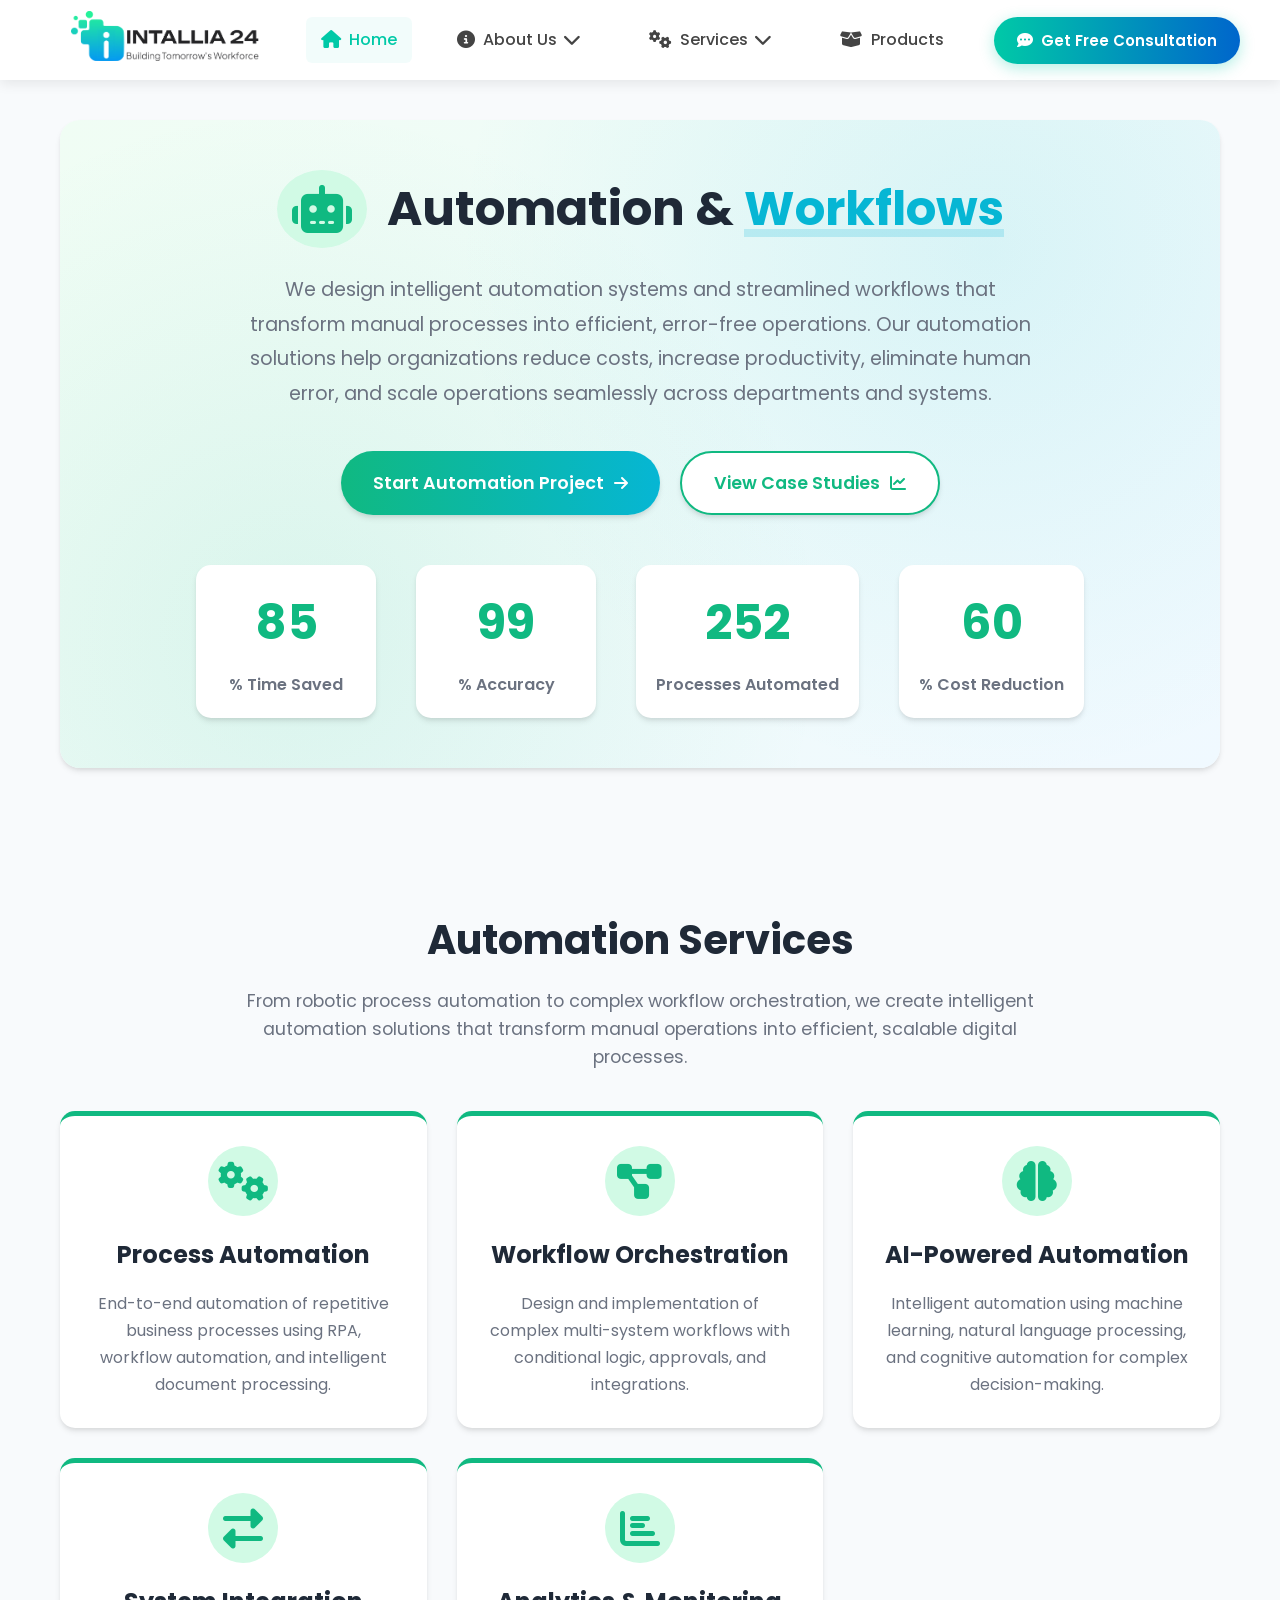
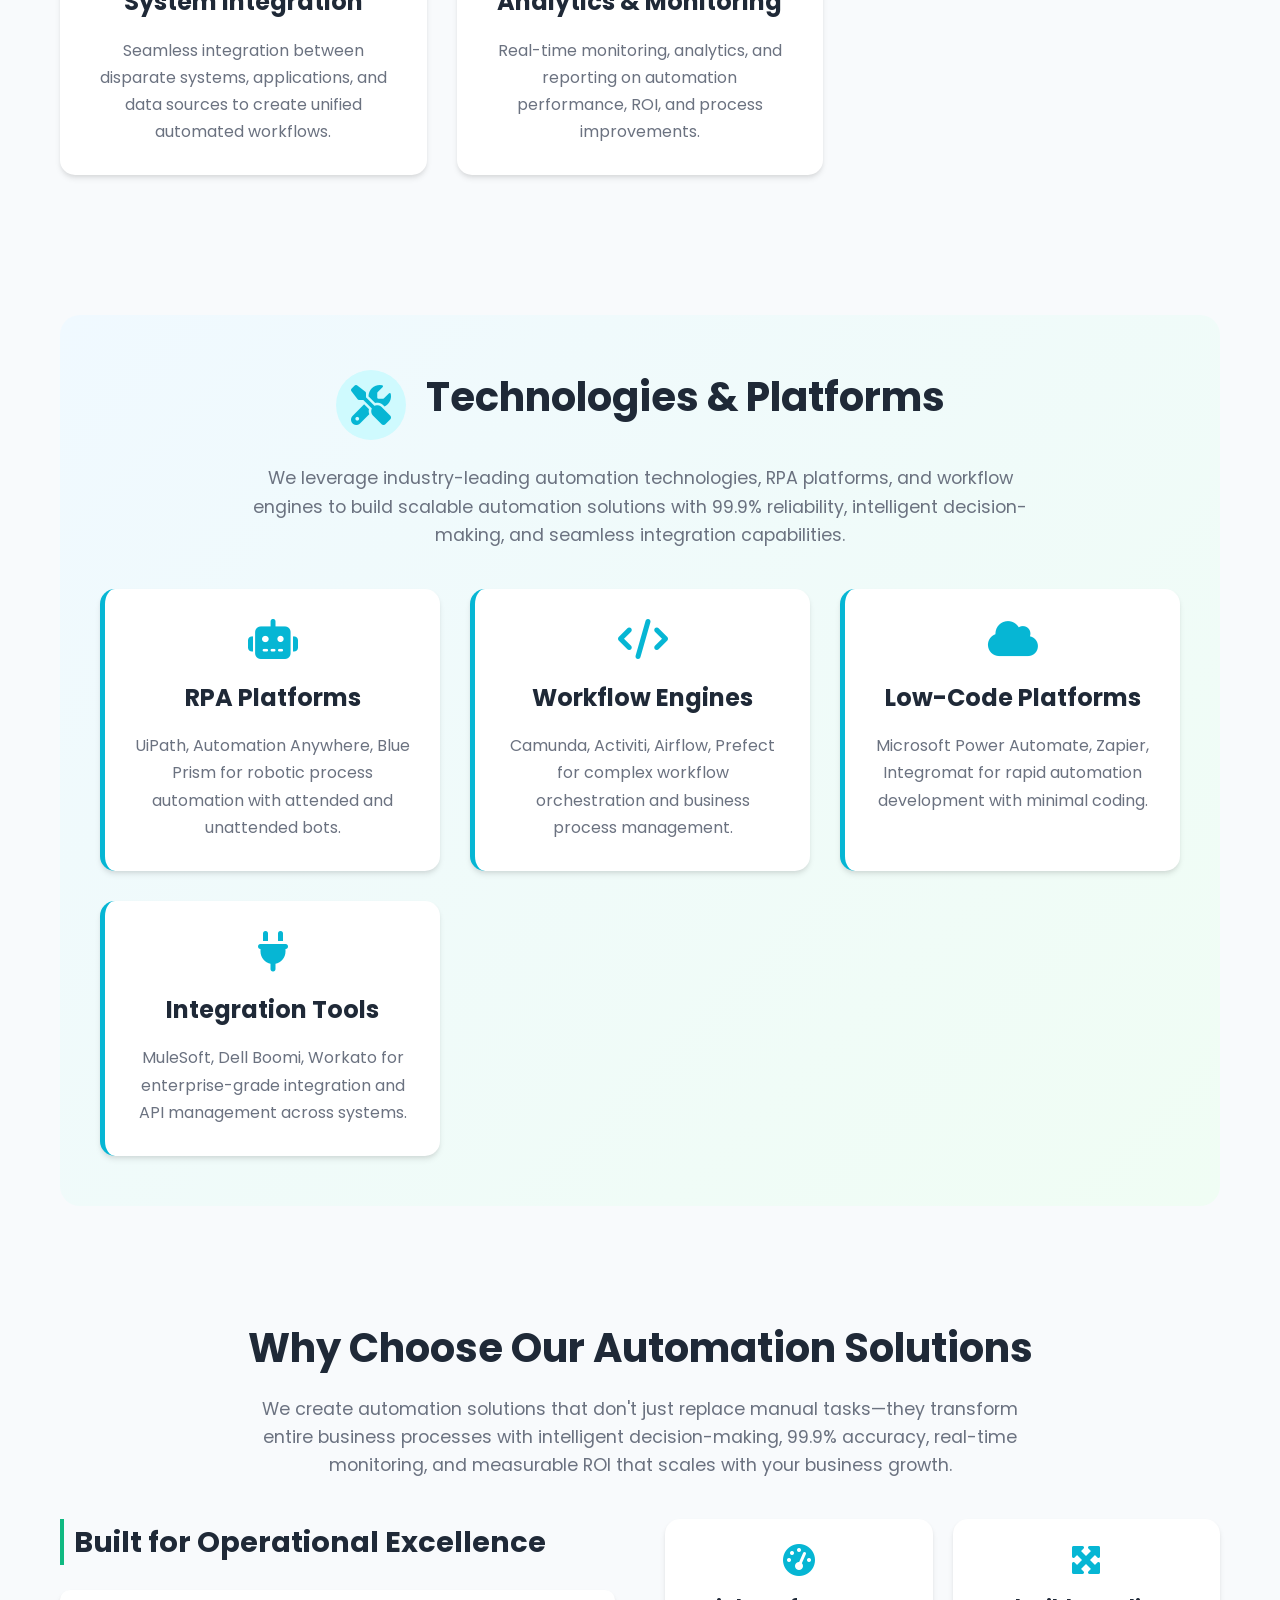
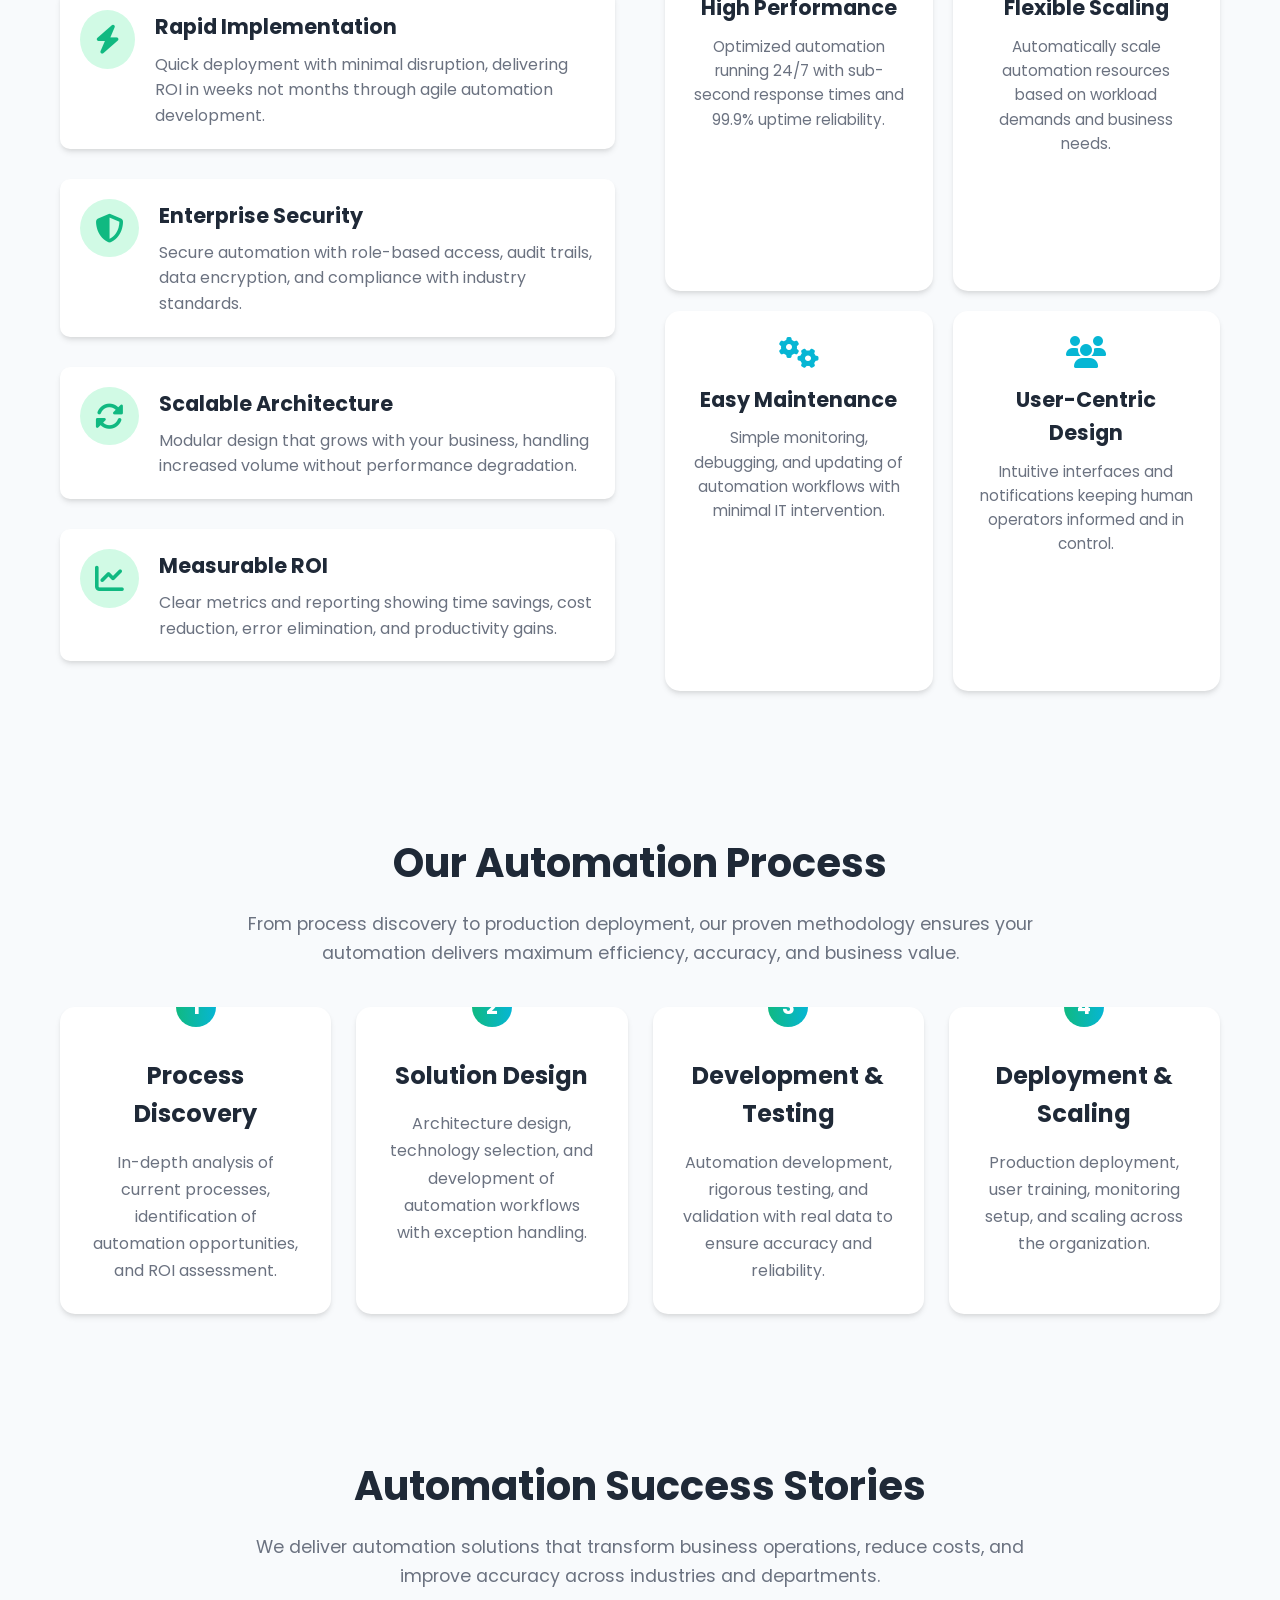
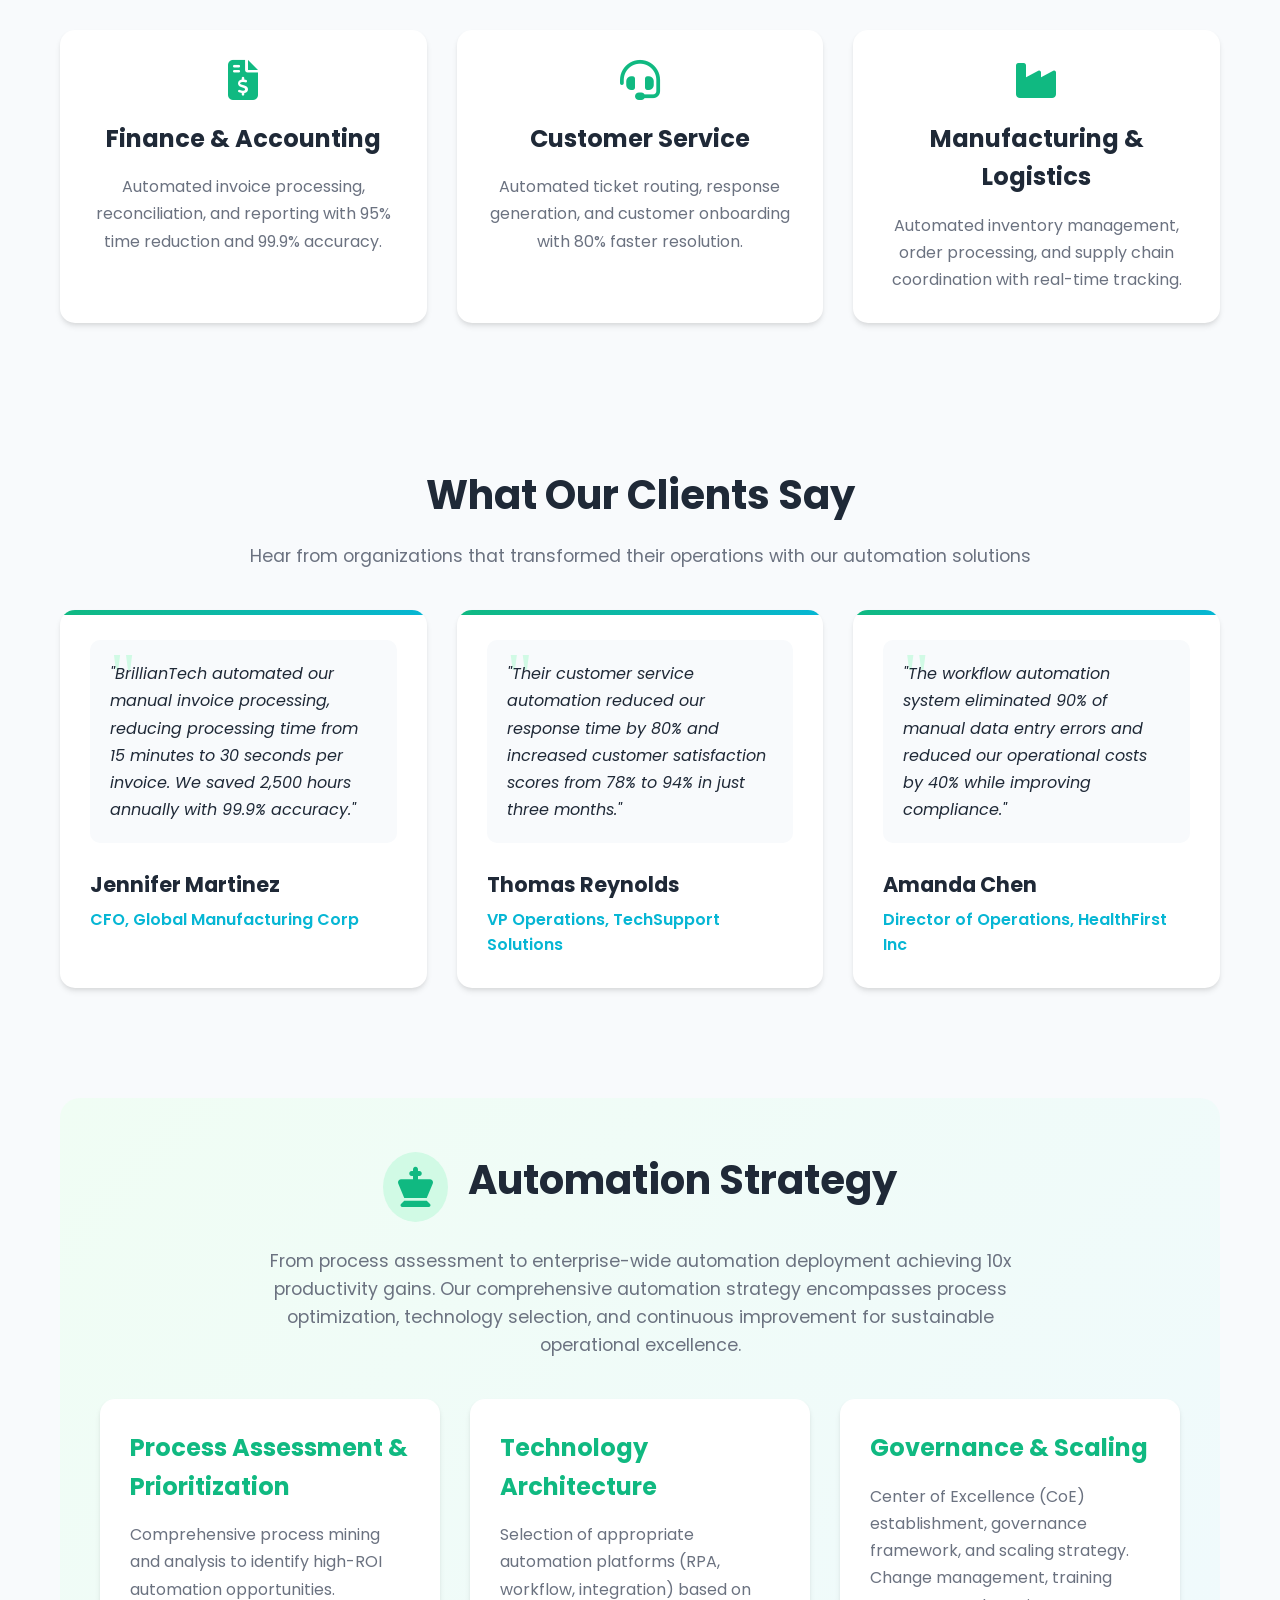
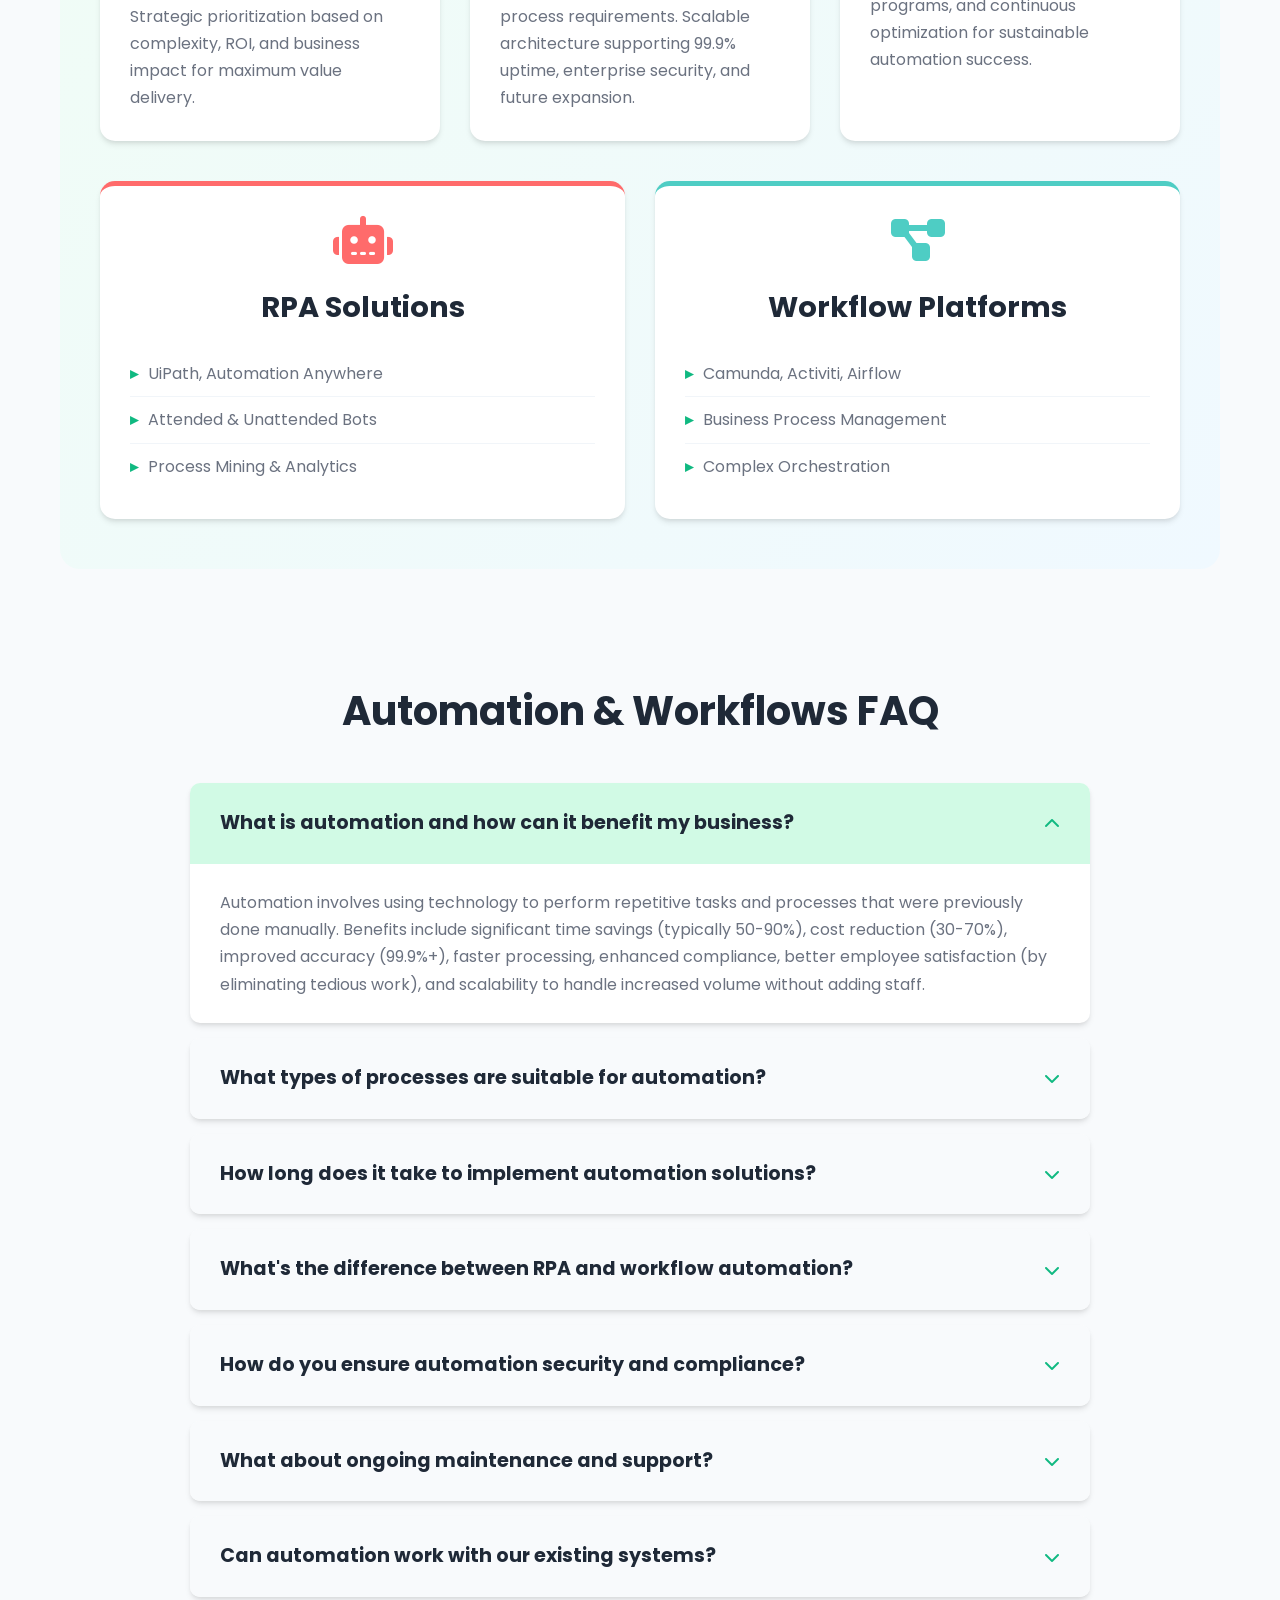
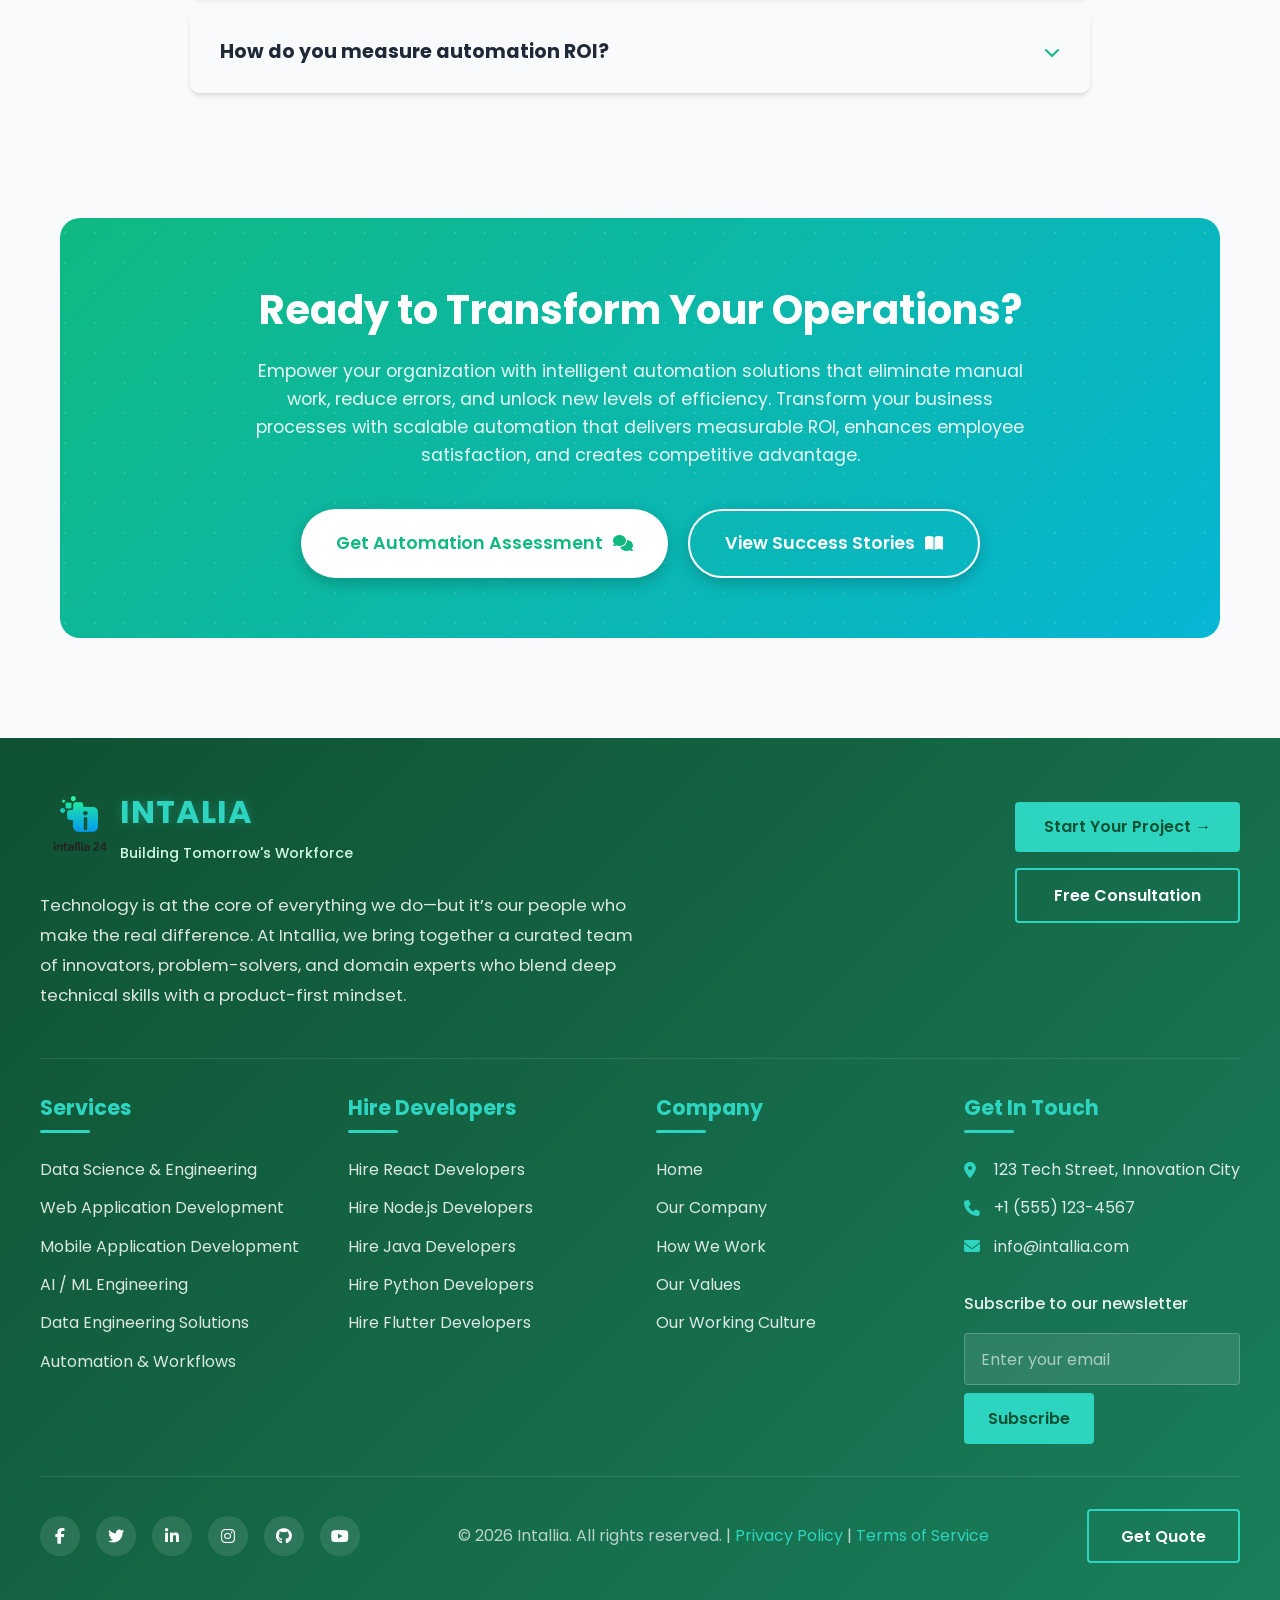
<file: Pages/Services/automation-workflows.html>
<!doctype html>
<html lang="en">
  <head>
    <meta charset="UTF-8" />
    <meta name="viewport" content="width=device-width, initial-scale=1.0" />
    <title>Automation & Workflows Solutions</title>
    <link
      rel="stylesheet"
      href="https://cdnjs.cloudflare.com/ajax/libs/font-awesome/6.4.0/css/all.min.css"
    />
    <link
      href="https://fonts.googleapis.com/css2?family=Poppins:wght@300;400;500;600;700&display=swap"
      rel="stylesheet"
    />
    <link rel="stylesheet" href="../../CSS/automation-workflows.css" />
    <link rel="stylesheet" href="../../CSS/navbar.css" />
    <link rel="stylesheet" href="../../CSS/footer.css" />
  </head>
  <body>
    <!-- Header & Navigation -->
    <header class="header">
      <nav class="navbar">
        <!-- Logo -->
        <div class="logo-container">
          <div class="logo">
            <div class="logo-text">
              <!-- <span class="logo-main">INTALLA 24</span>
              <span class="logo-sub">Building Tomorrow's Workforce</span> -->
              <a href="/">
                <img src="../../Images/intallia-logo.png" alt="" />
              </a>
            </div>
            <div class="logo-gradient"></div>
          </div>
          <!-- Mobile Menu Toggle -->
          <button class="menu-toggle" id="menuToggle">
            <span class="bar"></span>
            <span class="bar"></span>
            <span class="bar"></span>
          </button>
        </div>

        <!-- Navigation Menu -->
        <ul class="nav-menu" id="navMenu">
          <li class="nav-item">
            <a href="/" class="nav-link active">
              <i class="fas fa-home"></i> Home
            </a>
          </li>

          <!-- About Us Dropdown -->
          <li class="nav-item dropdown">
            <a href="#" class="nav-link dropdown-toggle">
              <i class="fas fa-info-circle"></i> About Us
              <i class="fas fa-chevron-down dropdown-icon"></i>
            </a>
            <ul class="dropdown-menu">
              <li class="dropdown-item">
                <a href="../../Pages/About/about.html">
                  <i class="fas fa-building"></i>
                  <span>Our Company</span>
                </a>
              </li>
              <li class="dropdown-item">
                <a href="../../Pages/About/our-work.html">
                  <i class="fas fa-cogs"></i>
                  <span>How We Work</span>
                </a>
              </li>
              <li class="dropdown-item">
                <a href="../../Pages/About/our-values.html">
                  <i class="fas fa-heart"></i>
                  <span>Our Values</span>
                </a>
              </li>
              <li class="dropdown-item">
                <a href="../../Pages/About/our-working-culture.html">
                  <i class="fas fa-users"></i>
                  <span>Our Working Culture</span>
                </a>
              </li>
            </ul>
          </li>

          <!-- Services Dropdown -->
          <li class="nav-item dropdown">
            <a href="#services" class="nav-link dropdown-toggle">
              <i class="fas fa-cogs"></i> Services
              <i class="fas fa-chevron-down dropdown-icon"></i>
            </a>
            <ul class="dropdown-menu">
              <li class="dropdown-item">
                <a href="../../Pages/Services/data-science-analytics.html">
                  <i class="fas fa-layer-group"></i>
                  <span>Data Science & Analytics</span>
                </a>
              </li>
              <li class="dropdown-item">
                <a href="../../Pages/Services/ai-ml-engineering.html">
                  <i class="fas fa-chart-bar"></i>
                  <span>AL / ML Engineering</span>
                </a>
              </li>
              <li class="dropdown-item">
                <a href="../../Pages/Services/website-development.html">
                  <i class="fas fa-database"></i>
                  <span>Website Development</span>
                </a>
              </li>
              <li class="dropdown-item">
                <a href="../../Pages/Services/mobile-application-development.html">
                  <i class="fas fa-mobile-alt"></i>
                  <span>Mobile Application Development</span>
                </a>
              </li>
              <li class="dropdown-item">
                <a href="../../Pages/Services/data-engineering.html">
                  <i class="fas fa-globe"></i>
                  <span>Data Engineering Solutions</span>
                </a>
              </li>
              <li class="dropdown-item">
                <a href="../../Pages/Services/automation-workflows.html">
                  <i class="fas fa-robot"></i>
                  <span>Automation & Workflows</span>
                </a>
              </li>
              <li class="dropdown-item">
                <a href="#" class="view-more" id="viewMoreServices">
                  <i class="fas fa-eye"></i>
                  <span>View More Services</span>
                </a>
              </li>
            </ul>
          </li>

          <!-- Products -->
          <li class="nav-item">
            <a href="#products" class="nav-link">
              <i class="fas fa-box-open"></i> Products
            </a>
          </li>
        </ul>

        <!-- Get Free Consultation Button -->
        <div class="cta-container">
          <button class="cta-button" id="consultationBtn">
            <i class="fas fa-comment-dots"></i> Get Free Consultation
          </button>
        </div>
      </nav>
    </header>

    <!-- Main Content -->
    <!-- <main class="main-content">
      <div class="container">
        <div class="content-section" id="contentDisplay">
          <h2 id="sectionTitle">Home Content</h2>
          <p id="sectionDescription">
            Welcome to our website! Select any menu item to see detailed
            information about that section.
          </p>
        </div>
      </div>
    </main> -->

    <!-- Consultation Modal -->
    <div class="modal" id="consultationModal">
      <div class="modal-content">
        <div class="modal-header">
          <h3>Get Free Consultation</h3>
          <button class="close-modal" id="closeModal">&times;</button>
        </div>
        <div class="modal-body">
          <p>
            Fill out the form below and our experts will contact you within 24
            hours.
          </p>
          <form id="consultationForm">
            <div class="form-group">
              <input type="text" placeholder="Your Name" required />
            </div>
            <div class="form-group">
              <input type="email" placeholder="Email Address" required />
            </div>
            <div class="form-group">
              <input type="tel" placeholder="Phone Number" />
            </div>
            <div class="form-group">
              <select required>
                <option value="" disabled selected>Select Service</option>
                <option value="fullstack">Full Stack Development</option>
                <option value="analytics">Data Analytics</option>
                <option value="datascience">Data Science</option>
                <option value="mobile">Mobile Application Development</option>
                <option value="web">Web Application Development</option>
                <option value="ai">AI Powered Platform</option>
              </select>
            </div>
            <button type="submit" class="submit-btn">Submit Request</button>
          </form>
        </div>
      </div>
    </div>

    <!-- Main Content Container -->
    <main class="automation-container">
      <!-- Hero Section -->
      <section class="automation-hero-section">
        <div class="automation-hero-content">
          <div class="automation-title-container">
            <i class="fas fa-robot automation-title-icon"></i>
            <h1 class="automation-main-title">
              Automation & <span class="automation-highlight">Workflows</span>
            </h1>
          </div>
          <p class="automation-hero-description">
            We design intelligent automation systems and streamlined workflows
            that transform manual processes into efficient, error-free
            operations. Our automation solutions help organizations reduce
            costs, increase productivity, eliminate human error, and scale
            operations seamlessly across departments and systems.
          </p>
          <div class="automation-hero-buttons">
            <a href="#" class="automation-btn-primary1"
              >Start Automation Project <i class="fas fa-arrow-right"></i
            ></a>
            <a href="#" class="automation-btn-secondary1"
              >View Case Studies <i class="fas fa-chart-line"></i
            ></a>
          </div>
          <div class="automation-stats-container">
            <div class="automation-stat-item">
              <div class="automation-counter" data-target="85">0</div>
              <p>% Time Saved</p>
            </div>
            <div class="automation-stat-item">
              <div class="automation-counter" data-target="99">0</div>
              <p>% Accuracy</p>
            </div>
            <div class="automation-stat-item">
              <div class="automation-counter" data-target="300">0</div>
              <p>Processes Automated</p>
            </div>
            <div class="automation-stat-item">
              <div class="automation-counter" data-target="60">0</div>
              <p>% Cost Reduction</p>
            </div>
          </div>
        </div>
      </section>

      <!-- Automation Services Section -->
      <section class="automation-services-section">
        <h2 class="automation-section-title">Automation Services</h2>
        <p class="automation-section-description">
          From robotic process automation to complex workflow orchestration, we
          create intelligent automation solutions that transform manual
          operations into efficient, scalable digital processes.
        </p>
        <div class="automation-services-cards">
          <div class="automation-service-card">
            <i class="fas fa-cogs automation-service-icon"></i>
            <h3>Process Automation</h3>
            <p>
              End-to-end automation of repetitive business processes using RPA,
              workflow automation, and intelligent document processing.
            </p>
          </div>
          <div class="automation-service-card">
            <i class="fas fa-project-diagram automation-service-icon"></i>
            <h3>Workflow Orchestration</h3>
            <p>
              Design and implementation of complex multi-system workflows with
              conditional logic, approvals, and integrations.
            </p>
          </div>
          <div class="automation-service-card">
            <i class="fas fa-brain automation-service-icon"></i>
            <h3>AI-Powered Automation</h3>
            <p>
              Intelligent automation using machine learning, natural language
              processing, and cognitive automation for complex decision-making.
            </p>
          </div>
          <div class="automation-service-card">
            <i class="fas fa-exchange-alt automation-service-icon"></i>
            <h3>System Integration</h3>
            <p>
              Seamless integration between disparate systems, applications, and
              data sources to create unified automated workflows.
            </p>
          </div>
          <div class="automation-service-card">
            <i class="fas fa-chart-bar automation-service-icon"></i>
            <h3>Analytics & Monitoring</h3>
            <p>
              Real-time monitoring, analytics, and reporting on automation
              performance, ROI, and process improvements.
            </p>
          </div>
        </div>
      </section>

      <!-- Technologies & Platforms Section -->
      <section class="automation-tech-section">
        <div class="automation-section-header">
          <i class="fas fa-tools automation-tech-icon"></i>
          <h2 class="automation-section-title">Technologies & Platforms</h2>
        </div>
        <p class="automation-section-description">
          We leverage industry-leading automation technologies, RPA platforms,
          and workflow engines to build scalable automation solutions with 99.9%
          reliability, intelligent decision-making, and seamless integration
          capabilities.
        </p>
        <div class="automation-tech-cards">
          <div class="automation-tech-card">
            <i class="fas fa-robot card-icon"></i>
            <h3>RPA Platforms</h3>
            <p>
              UiPath, Automation Anywhere, Blue Prism for robotic process
              automation with attended and unattended bots.
            </p>
          </div>
          <div class="automation-tech-card">
            <i class="fas fa-code card-icon"></i>
            <h3>Workflow Engines</h3>
            <p>
              Camunda, Activiti, Airflow, Prefect for complex workflow
              orchestration and business process management.
            </p>
          </div>
          <div class="automation-tech-card">
            <i class="fas fa-cloud card-icon"></i>
            <h3>Low-Code Platforms</h3>
            <p>
              Microsoft Power Automate, Zapier, Integromat for rapid automation
              development with minimal coding.
            </p>
          </div>
          <div class="automation-tech-card">
            <i class="fas fa-plug card-icon"></i>
            <h3>Integration Tools</h3>
            <p>
              MuleSoft, Dell Boomi, Workato for enterprise-grade integration and
              API management across systems.
            </p>
          </div>
        </div>
      </section>

      <!-- Why Choose Our Automation Section -->
      <section class="automation-choose-section">
        <h2 class="automation-section-title">
          Why Choose Our Automation Solutions
        </h2>
        <p class="automation-section-description">
          We create automation solutions that don't just replace manual
          tasks—they transform entire business processes with intelligent
          decision-making, 99.9% accuracy, real-time monitoring, and measurable
          ROI that scales with your business growth.
        </p>
        <div class="automation-choose-content">
          <div class="automation-excellence-list">
            <h3>Built for Operational Excellence</h3>
            <div class="automation-excellence-item">
              <i class="fas fa-bolt"></i>
              <div>
                <h4>Rapid Implementation</h4>
                <p>
                  Quick deployment with minimal disruption, delivering ROI in
                  weeks not months through agile automation development.
                </p>
              </div>
            </div>
            <div class="automation-excellence-item">
              <i class="fas fa-shield-alt"></i>
              <div>
                <h4>Enterprise Security</h4>
                <p>
                  Secure automation with role-based access, audit trails, data
                  encryption, and compliance with industry standards.
                </p>
              </div>
            </div>
            <div class="automation-excellence-item">
              <i class="fas fa-sync-alt"></i>
              <div>
                <h4>Scalable Architecture</h4>
                <p>
                  Modular design that grows with your business, handling
                  increased volume without performance degradation.
                </p>
              </div>
            </div>
            <div class="automation-excellence-item">
              <i class="fas fa-chart-line"></i>
              <div>
                <h4>Measurable ROI</h4>
                <p>
                  Clear metrics and reporting showing time savings, cost
                  reduction, error elimination, and productivity gains.
                </p>
              </div>
            </div>
          </div>
          <div class="automation-feature-cards">
            <div class="automation-feature-card">
              <i class="fas fa-tachometer-alt"></i>
              <h4>High Performance</h4>
              <p>
                Optimized automation running 24/7 with sub-second response times
                and 99.9% uptime reliability.
              </p>
            </div>
            <div class="automation-feature-card">
              <i class="fas fa-expand-arrows-alt"></i>
              <h4>Flexible Scaling</h4>
              <p>
                Automatically scale automation resources based on workload
                demands and business needs.
              </p>
            </div>
            <div class="automation-feature-card">
              <i class="fas fa-cogs"></i>
              <h4>Easy Maintenance</h4>
              <p>
                Simple monitoring, debugging, and updating of automation
                workflows with minimal IT intervention.
              </p>
            </div>
            <div class="automation-feature-card">
              <i class="fas fa-users"></i>
              <h4>User-Centric Design</h4>
              <p>
                Intuitive interfaces and notifications keeping human operators
                informed and in control.
              </p>
            </div>
          </div>
        </div>
      </section>

      <!-- Our Automation Process Section -->
      <section class="automation-process-section">
        <h2 class="automation-section-title">Our Automation Process</h2>
        <p class="automation-section-description">
          From process discovery to production deployment, our proven
          methodology ensures your automation delivers maximum efficiency,
          accuracy, and business value.
        </p>
        <div class="automation-process-cards">
          <div class="automation-process-card">
            <div class="automation-process-number">1</div>
            <h3>Process Discovery</h3>
            <p>
              In-depth analysis of current processes, identification of
              automation opportunities, and ROI assessment.
            </p>
          </div>
          <div class="automation-process-card">
            <div class="automation-process-number">2</div>
            <h3>Solution Design</h3>
            <p>
              Architecture design, technology selection, and development of
              automation workflows with exception handling.
            </p>
          </div>
          <div class="automation-process-card">
            <div class="automation-process-number">3</div>
            <h3>Development & Testing</h3>
            <p>
              Automation development, rigorous testing, and validation with real
              data to ensure accuracy and reliability.
            </p>
          </div>
          <div class="automation-process-card">
            <div class="automation-process-number">4</div>
            <h3>Deployment & Scaling</h3>
            <p>
              Production deployment, user training, monitoring setup, and
              scaling across the organization.
            </p>
          </div>
        </div>
      </section>

      <!-- Automation Success Stories Section -->
      <section class="automation-success-section">
        <h2 class="automation-section-title">Automation Success Stories</h2>
        <p class="automation-section-description">
          We deliver automation solutions that transform business operations,
          reduce costs, and improve accuracy across industries and departments.
        </p>
        <div class="automation-success-cards">
          <div class="automation-success-card">
            <i class="fas fa-file-invoice-dollar automation-success-icon"></i>
            <h3>Finance & Accounting</h3>
            <p>
              Automated invoice processing, reconciliation, and reporting with
              95% time reduction and 99.9% accuracy.
            </p>
          </div>
          <div class="automation-success-card">
            <i class="fas fa-headset automation-success-icon"></i>
            <h3>Customer Service</h3>
            <p>
              Automated ticket routing, response generation, and customer
              onboarding with 80% faster resolution.
            </p>
          </div>
          <div class="automation-success-card">
            <i class="fas fa-industry automation-success-icon"></i>
            <h3>Manufacturing & Logistics</h3>
            <p>
              Automated inventory management, order processing, and supply chain
              coordination with real-time tracking.
            </p>
          </div>
        </div>
      </section>

      <!-- What Our Clients Say Section -->
      <section class="automation-testimonials-section">
        <h2 class="automation-section-title">What Our Clients Say</h2>
        <p class="automation-section-description">
          Hear from organizations that transformed their operations with our
          automation solutions
        </p>
        <div class="automation-testimonial-cards">
          <div class="automation-testimonial-card">
            <div class="automation-testimonial-content">
              <p>
                "BrillianTech automated our manual invoice processing, reducing
                processing time from 15 minutes to 30 seconds per invoice. We
                saved 2,500 hours annually with 99.9% accuracy."
              </p>
            </div>
            <div class="automation-testimonial-author">
              <h4>Jennifer Martinez</h4>
              <p>CFO, Global Manufacturing Corp</p>
            </div>
          </div>
          <div class="automation-testimonial-card">
            <div class="automation-testimonial-content">
              <p>
                "Their customer service automation reduced our response time by
                80% and increased customer satisfaction scores from 78% to 94%
                in just three months."
              </p>
            </div>
            <div class="automation-testimonial-author">
              <h4>Thomas Reynolds</h4>
              <p>VP Operations, TechSupport Solutions</p>
            </div>
          </div>
          <div class="automation-testimonial-card">
            <div class="automation-testimonial-content">
              <p>
                "The workflow automation system eliminated 90% of manual data
                entry errors and reduced our operational costs by 40% while
                improving compliance."
              </p>
            </div>
            <div class="automation-testimonial-author">
              <h4>Amanda Chen</h4>
              <p>Director of Operations, HealthFirst Inc</p>
            </div>
          </div>
        </div>
      </section>

      <!-- Automation Strategy Section -->
      <section class="automation-strategy-section">
        <div class="automation-section-header">
          <i class="fas fa-chess-king automation-strategy-icon"></i>
          <h2 class="automation-section-title">Automation Strategy</h2>
        </div>
        <p class="automation-section-description">
          From process assessment to enterprise-wide automation deployment
          achieving 10x productivity gains. Our comprehensive automation
          strategy encompasses process optimization, technology selection, and
          continuous improvement for sustainable operational excellence.
        </p>
        <div class="automation-strategy-cards">
          <div class="automation-strategy-card">
            <h3>Process Assessment & Prioritization</h3>
            <p>
              Comprehensive process mining and analysis to identify high-ROI
              automation opportunities. Strategic prioritization based on
              complexity, ROI, and business impact for maximum value delivery.
            </p>
          </div>
          <div class="automation-strategy-card">
            <h3>Technology Architecture</h3>
            <p>
              Selection of appropriate automation platforms (RPA, workflow,
              integration) based on process requirements. Scalable architecture
              supporting 99.9% uptime, enterprise security, and future
              expansion.
            </p>
          </div>
          <div class="automation-strategy-card">
            <h3>Governance & Scaling</h3>
            <p>
              Center of Excellence (CoE) establishment, governance framework,
              and scaling strategy. Change management, training programs, and
              continuous optimization for sustainable automation success.
            </p>
          </div>
        </div>
        <div class="automation-platform-cards">
          <div class="automation-platform-card rpa-card">
            <i class="fas fa-robot automation-platform-icon"></i>
            <h3>RPA Solutions</h3>
            <ul>
              <li>UiPath, Automation Anywhere</li>
              <li>Attended & Unattended Bots</li>
              <li>Process Mining & Analytics</li>
            </ul>
          </div>
          <div class="automation-platform-card workflow-card">
            <i class="fas fa-project-diagram automation-platform-icon"></i>
            <h3>Workflow Platforms</h3>
            <ul>
              <li>Camunda, Activiti, Airflow</li>
              <li>Business Process Management</li>
              <li>Complex Orchestration</li>
            </ul>
          </div>
        </div>
      </section>

      <!-- Automation & Workflows FAQ Section -->
      <section class="automation-faq-section">
        <h2 class="automation-section-title">Automation & Workflows FAQ</h2>
        <div class="automation-faq-container">
          <div class="automation-faq-item">
            <div class="automation-faq-question">
              <h3>What is automation and how can it benefit my business?</h3>
              <i class="fas fa-chevron-down"></i>
            </div>
            <div class="automation-faq-answer">
              <p>
                Automation involves using technology to perform repetitive tasks
                and processes that were previously done manually. Benefits
                include significant time savings (typically 50-90%), cost
                reduction (30-70%), improved accuracy (99.9%+), faster
                processing, enhanced compliance, better employee satisfaction
                (by eliminating tedious work), and scalability to handle
                increased volume without adding staff.
              </p>
            </div>
          </div>
          <div class="automation-faq-item">
            <div class="automation-faq-question">
              <h3>What types of processes are suitable for automation?</h3>
              <i class="fas fa-chevron-down"></i>
            </div>
            <div class="automation-faq-answer">
              <p>
                Ideal processes for automation are rule-based, repetitive,
                high-volume, prone to human error, time-consuming, and involve
                structured data. Common examples include data entry, report
                generation, invoice processing, customer onboarding, employee
                onboarding, inventory management, email processing, data
                validation, and system integrations. We conduct thorough process
                assessments to identify the best automation candidates in your
                organization.
              </p>
            </div>
          </div>
          <div class="automation-faq-item">
            <div class="automation-faq-question">
              <h3>How long does it take to implement automation solutions?</h3>
              <i class="fas fa-chevron-down"></i>
            </div>
            <div class="automation-faq-answer">
              <p>
                Implementation timelines vary based on process complexity.
                Simple automations can be deployed in 2-4 weeks, while complex
                enterprise workflows typically take 6-12 weeks. We follow an
                agile approach with incremental deliveries, ensuring you see
                value early. The process includes discovery (1-2 weeks), design
                (1-2 weeks), development (2-6 weeks), testing (1-2 weeks), and
                deployment (1 week).
              </p>
            </div>
          </div>
          <div class="automation-faq-item">
            <div class="automation-faq-question">
              <h3>
                What's the difference between RPA and workflow automation?
              </h3>
              <i class="fas fa-chevron-down"></i>
            </div>
            <div class="automation-faq-answer">
              <p>
                RPA (Robotic Process Automation) focuses on automating
                repetitive, rule-based tasks by mimicking human interactions
                with software applications. Workflow automation focuses on
                orchestrating end-to-end business processes that involve
                multiple steps, systems, people, and decisions. RPA is
                task-oriented, while workflow automation is process-oriented.
                Often, they work together—RPA handles individual tasks within
                larger workflows orchestrated by workflow automation tools.
              </p>
            </div>
          </div>
          <div class="automation-faq-item">
            <div class="automation-faq-question">
              <h3>How do you ensure automation security and compliance?</h3>
              <i class="fas fa-chevron-down"></i>
            </div>
            <div class="automation-faq-answer">
              <p>
                We implement multiple security layers including role-based
                access controls, encryption of sensitive data, comprehensive
                audit trails, secure credential management, and compliance with
                regulations like GDPR, HIPAA, SOX, and PCI-DSS. Our automations
                include proper error handling, data validation, and exception
                management. We conduct security assessments and penetration
                testing before deployment.
              </p>
            </div>
          </div>
          <div class="automation-faq-item">
            <div class="automation-faq-question">
              <h3>What about ongoing maintenance and support?</h3>
              <i class="fas fa-chevron-down"></i>
            </div>
            <div class="automation-faq-answer">
              <p>
                We offer comprehensive maintenance and support packages
                including 24/7 monitoring, performance optimization, regular
                updates, exception handling, and enhancement services. Our
                support includes monitoring automation performance, handling
                system changes, updating automation when applications change,
                and scaling automations as business needs evolve. We provide
                detailed analytics and regular reporting on automation
                performance and ROI.
              </p>
            </div>
          </div>
          <div class="automation-faq-item">
            <div class="automation-faq-question">
              <h3>Can automation work with our existing systems?</h3>
              <i class="fas fa-chevron-down"></i>
            </div>
            <div class="automation-faq-answer">
              <p>
                Yes, automation solutions are designed to work with your
                existing systems without requiring major changes. Modern
                automation tools can interact with virtually any
                application—web-based, desktop, legacy systems, databases, APIs,
                and more. We use non-invasive techniques that work at the
                presentation layer (UI automation) or integration layer (APIs),
                avoiding the need for costly system modifications.
              </p>
            </div>
          </div>
          <div class="automation-faq-item">
            <div class="automation-faq-question">
              <h3>How do you measure automation ROI?</h3>
              <i class="fas fa-chevron-down"></i>
            </div>
            <div class="automation-faq-answer">
              <p>
                We measure ROI through multiple metrics: time savings (hours
                reduced), cost reduction (FTE savings, error reduction costs),
                productivity gains (output increase), accuracy improvement
                (error rate reduction), compliance improvement (audit findings),
                and business impact (faster processing, better customer
                experience). We provide detailed dashboards showing real-time
                ROI metrics and conduct quarterly business reviews to track
                ongoing value.
              </p>
            </div>
          </div>
        </div>
      </section>

      <!-- Ready to Automate Section -->
      <section class="automation-launch-section">
        <h2 class="automation-section-title">
          Ready to Transform Your Operations?
        </h2>
        <p class="automation-section-description">
          Empower your organization with intelligent automation solutions that
          eliminate manual work, reduce errors, and unlock new levels of
          efficiency. Transform your business processes with scalable automation
          that delivers measurable ROI, enhances employee satisfaction, and
          creates competitive advantage.
        </p>
        <div class="automation-launch-buttons">
          <a href="#" class="automation-btn-launch-primary"
            >Get Automation Assessment <i class="fas fa-comments"></i
          ></a>
          <a href="#" class="automation-btn-launch-secondary"
            >View Success Stories <i class="fas fa-book-open"></i
          ></a>
        </div>
      </section>
    </main>

    <!-- Footer Section -->
    <footer class="footer-section">
      <div class="footer-container">
        <!-- Top Section with Logo and Tagline -->
        <div class="footer-top">
          <div class="footer-logo-container">
            <div class="logo-wrapper">
              <img
                src="../../Images/logo1.png"
                alt="Intallia Logo"
                class="footer-logo"
              />
              <div class="logo-text">
                <span class="logo-top">INTALIA</span>
                <span class="logo-bottom">Building Tomorrow's Workforce</span>
              </div>
            </div>
            <p class="footer-tagline">
              Technology is at the core of everything we do—but it’s our people
              who make the real difference. At Intallia, we bring together a
              curated team of innovators, problem-solvers, and domain experts
              who blend deep technical skills with a product-first mindset.
            </p>
          </div>

          <div class="footer-cta">
            <button class="btn-primary">Start Your Project →</button>
            <button class="btn-secondary">Free Consultation</button>
          </div>
        </div>

        <!-- Middle Section with Services, Developers, Company Links -->
        <div class="footer-middle">
          <div class="footer-column">
            <h3 class="footer-heading">Services</h3>
            <ul class="footer-links">
              <li>
                <a href="../../Pages/Services/data-science-analytics.html"
                  >Data Science & Engineering</a
                >
              </li>
              <li>
                <a href="../../Pages/Services/website-development.html"
                  >Web Application Development</a
                >
              </li>
              <li>
                <a href="../../Pages/Services/mobile-application-development.html"
                  >Mobile Application Development</a
                >
              </li>
              <li>
                <a href="../../Pages/Services/ai-ml-engineering.html"
                  >AI / ML Engineering</a
                >
              </li>
              <li>
                <a href="../../Pages/Services/data-engineering.html"
                  >Data Engineering Solutions</a
                >
              </li>
              <li>
                <a href="../../Pages/Services/automation-workflows.html"
                  >Automation & Workflows</a
                >
              </li>
            </ul>
          </div>

          <div class="footer-column">
            <h3 class="footer-heading">Hire Developers</h3>
            <ul class="footer-links">
              <li><a href="#">Hire React Developers</a></li>
              <li><a href="#">Hire Node.js Developers</a></li>
              <li><a href="#">Hire Java Developers</a></li>
              <li><a href="#">Hire Python Developers</a></li>
              <li><a href="#">Hire Flutter Developers</a></li>
            </ul>
          </div>

          <div class="footer-column">
            <h3 class="footer-heading">Company</h3>
            <ul class="footer-links">
              <li><a href="/">Home</a></li>
              <li><a href="../../Pages/About/about.html">Our Company</a></li>
              <li><a href="../../Pages/About/our-work.html">How We Work</a></li>
              <li><a href="../../Pages/About/our-values.html">Our Values</a></li>
              <li>
                <a href="../../Pages/About/our-working-culture.html"
                  >Our Working Culture</a
                >
              </li>
            </ul>
          </div>

          <div class="footer-column">
            <h3 class="footer-heading">Get In Touch</h3>
            <div class="contact-info">
              <p>
                <i class="fas fa-map-marker-alt"></i> 123 Tech Street,
                Innovation City
              </p>
              <p><i class="fas fa-phone"></i> +1 (555) 123-4567</p>
              <p><i class="fas fa-envelope"></i> info@intallia.com</p>
            </div>

            <div class="newsletter">
              <h4>Subscribe to our newsletter</h4>
              <div class="newsletter-form">
                <input type="email" placeholder="Enter your email" />
                <button class="btn-subscribe">Subscribe</button>
              </div>
            </div>
          </div>
        </div>

        <!-- Bottom Section with Social Media and Copyright -->
        <div class="footer-bottom">
          <div class="social-icons">
            <a href="#" class="social-icon" title="Facebook">
              <i class="fab fa-facebook-f"></i>
              <span class="icon-bg"></span>
            </a>
            <a href="#" class="social-icon" title="Twitter">
              <i class="fab fa-twitter"></i>
              <span class="icon-bg"></span>
            </a>
            <a href="#" class="social-icon" title="LinkedIn">
              <i class="fab fa-linkedin-in"></i>
              <span class="icon-bg"></span>
            </a>
            <a href="#" class="social-icon" title="Instagram">
              <i class="fab fa-instagram"></i>
              <span class="icon-bg"></span>
            </a>
            <a href="#" class="social-icon" title="GitHub">
              <i class="fab fa-github"></i>
              <span class="icon-bg"></span>
            </a>
            <a href="#" class="social-icon" title="YouTube">
              <i class="fab fa-youtube"></i>
              <span class="icon-bg"></span>
            </a>
          </div>

          <div class="copyright">
            <p>
              &copy; <span id="current-year">2024</span> Intallia. All rights
              reserved. | <a href="#">Privacy Policy</a> |
              <a href="#">Terms of Service</a>
            </p>
          </div>

          <div class="footer-quote">
            <button class="btn-quote">Get Quote</button>
          </div>
        </div>
      </div>
    </footer>

    <script src="../../JS/automation-workflows.js"></script>
    <script src="../../JS/script.js"></script>
    <script src="../../JS/footer.js"></script>
  </body>
</html>
</file>
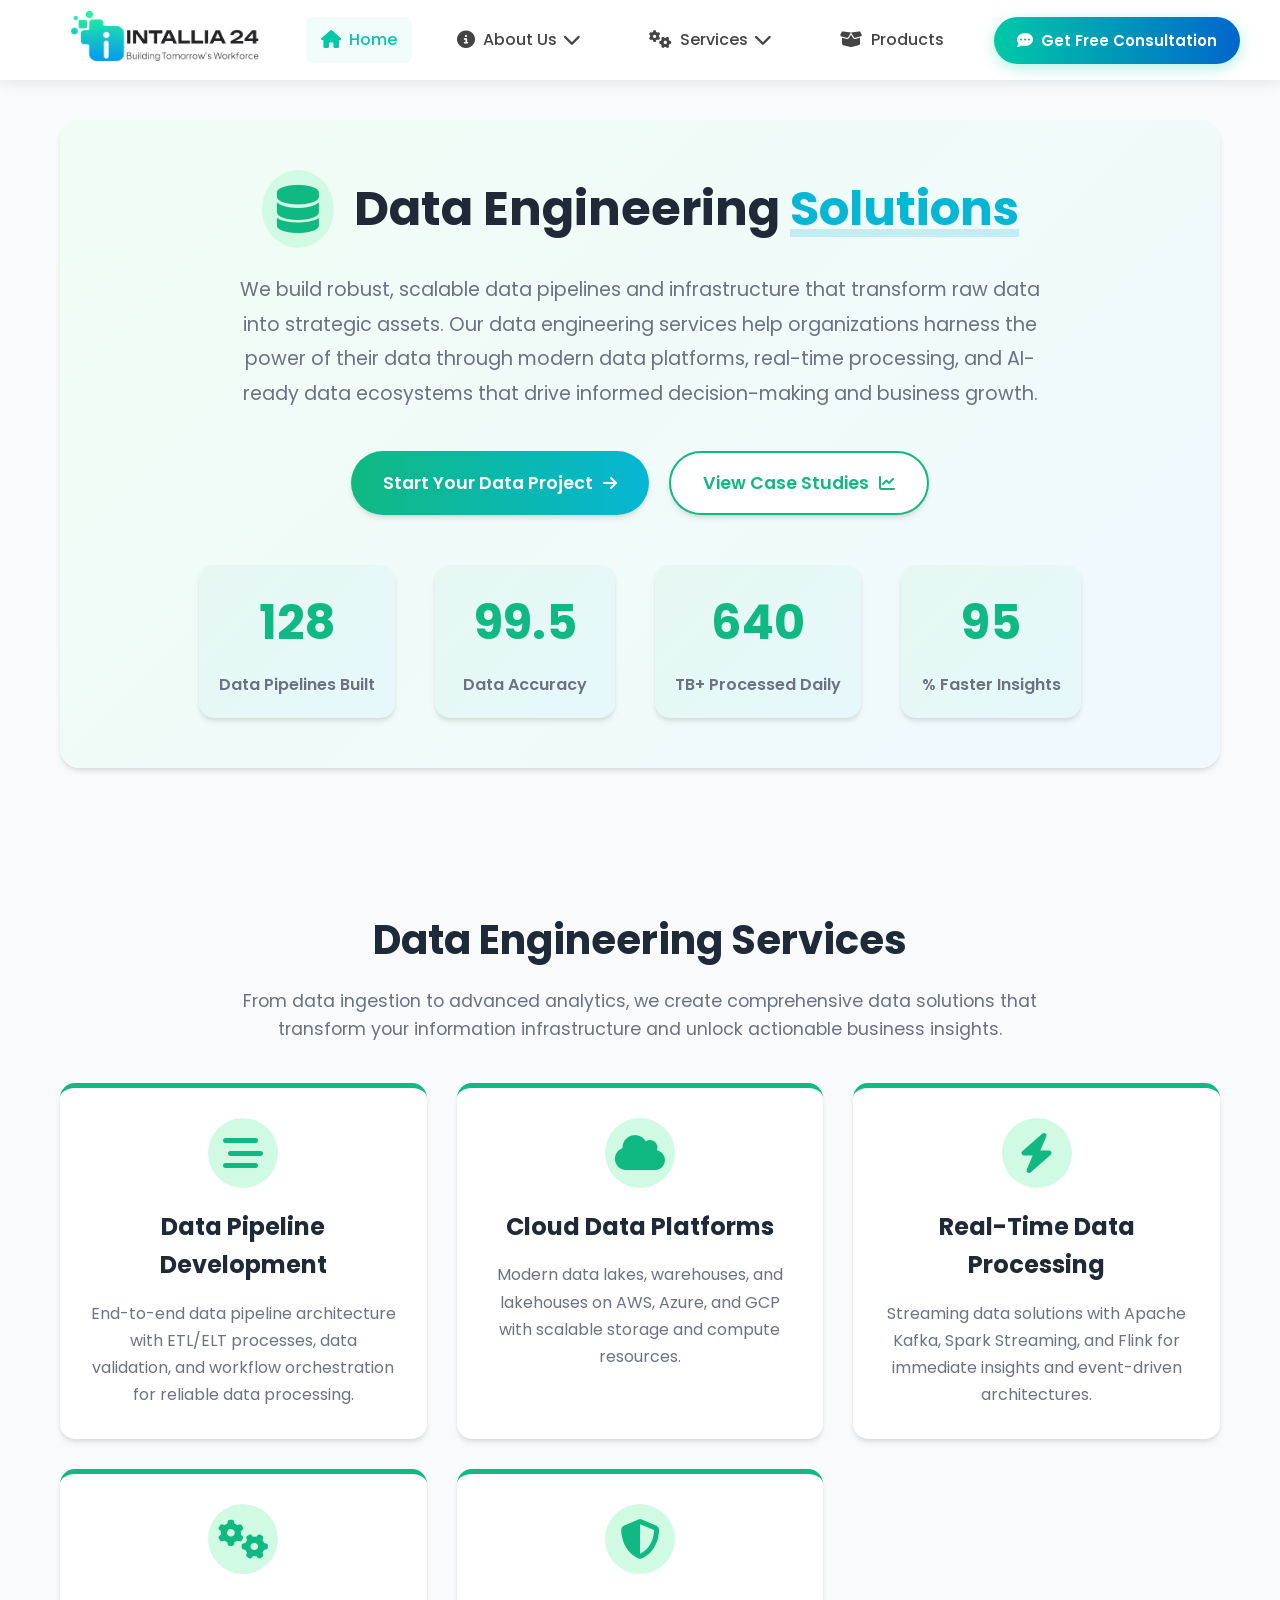
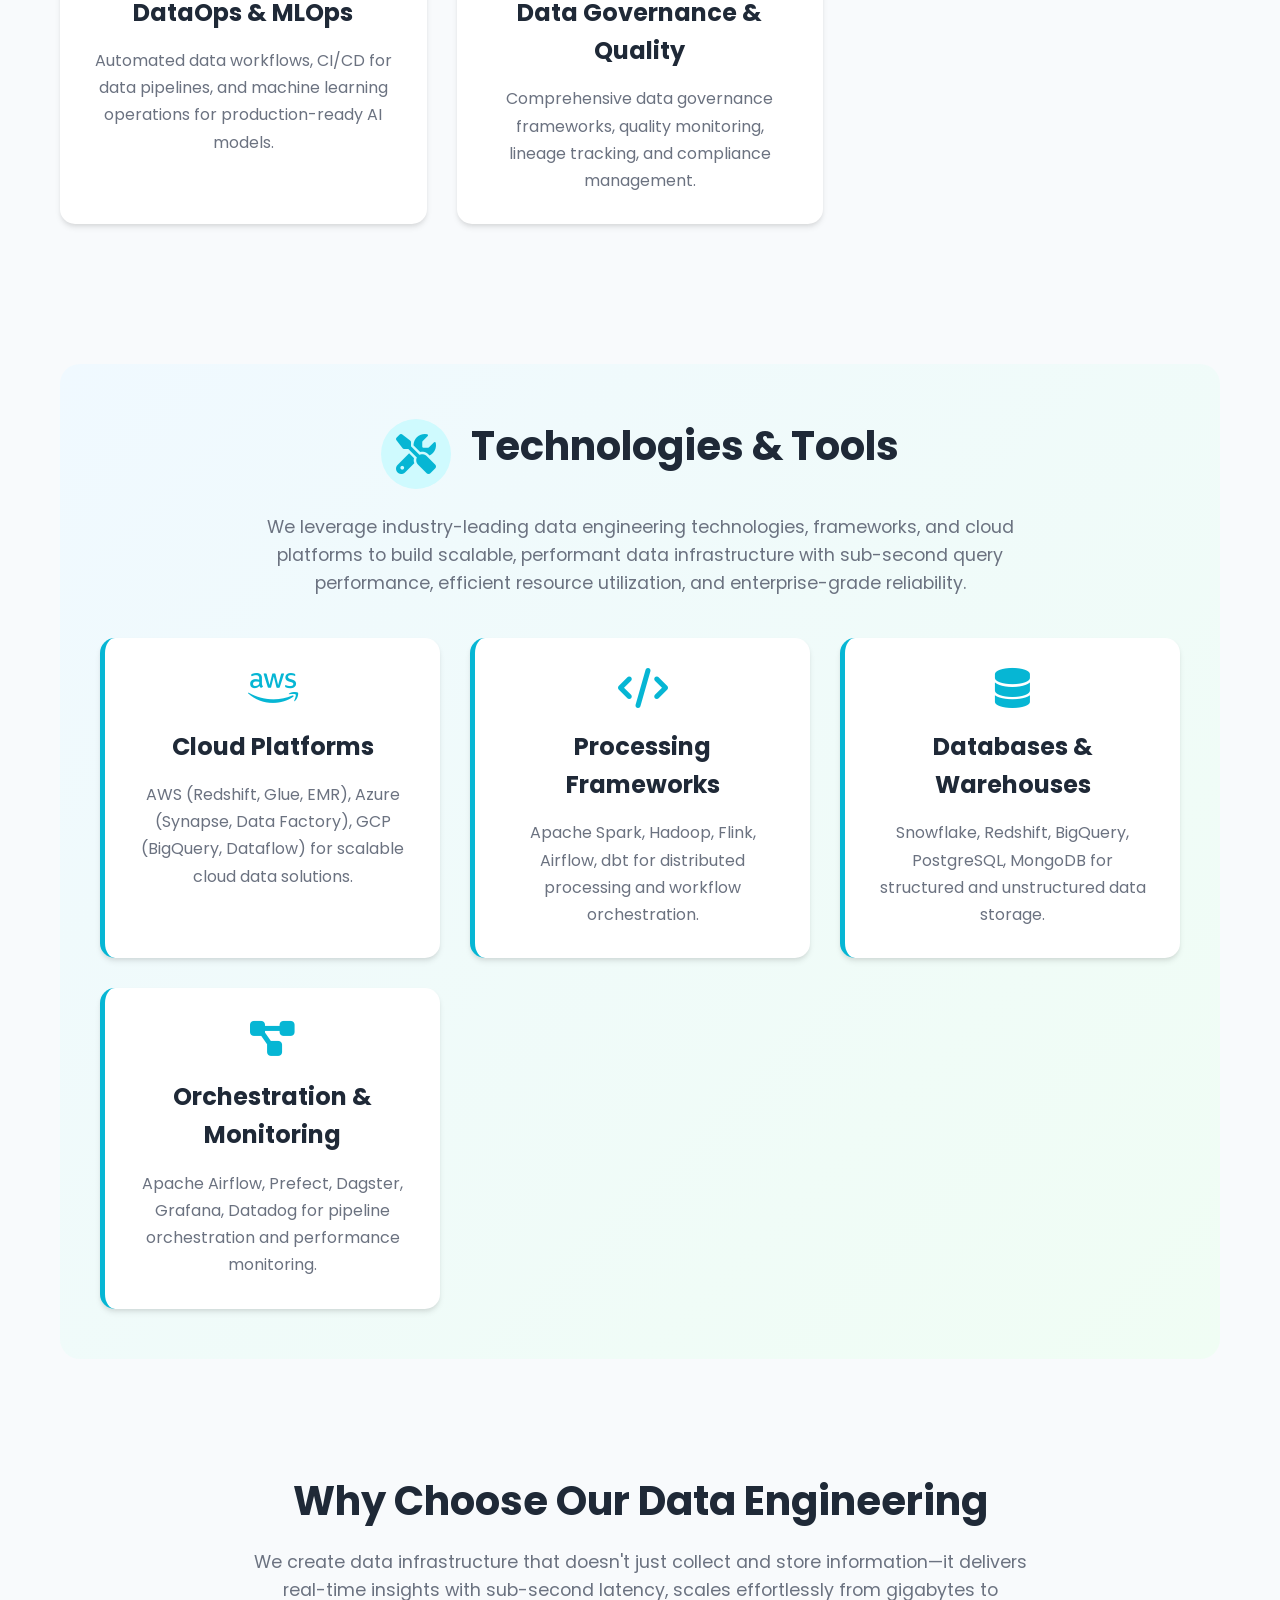
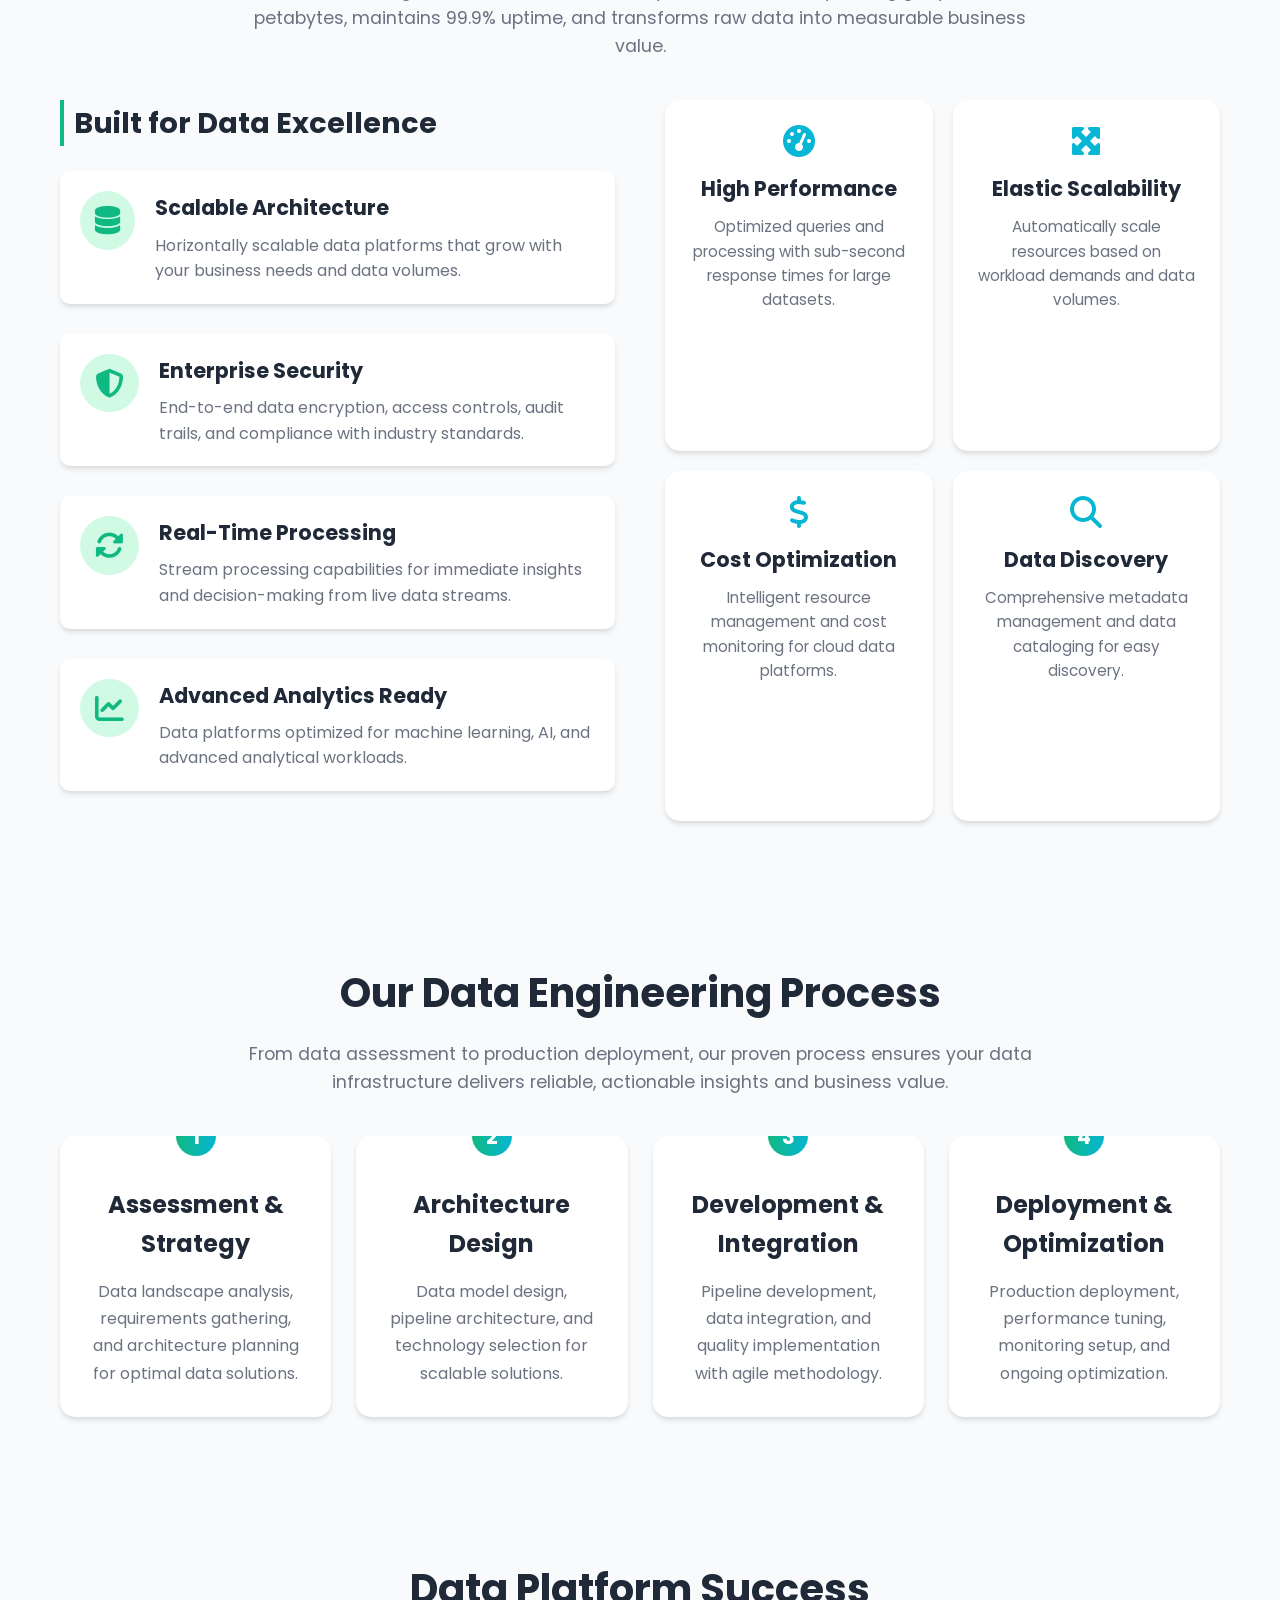
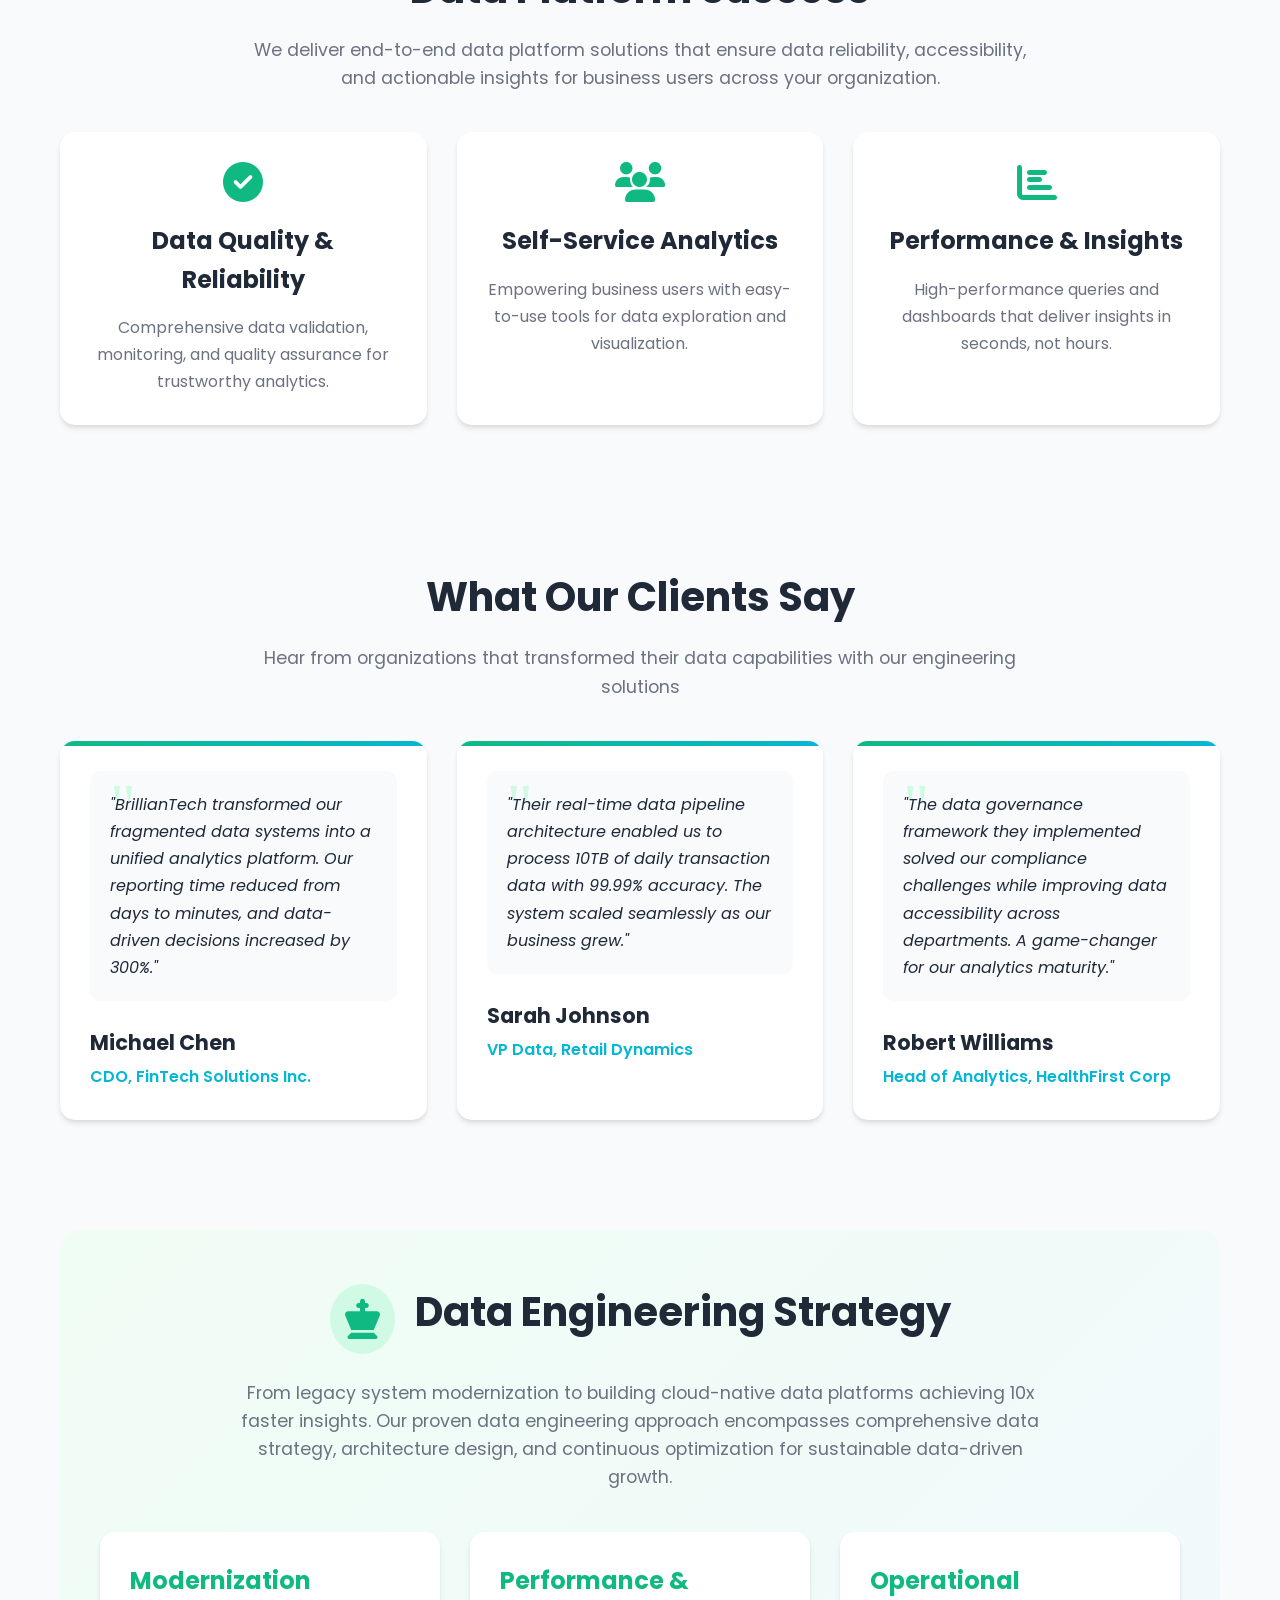
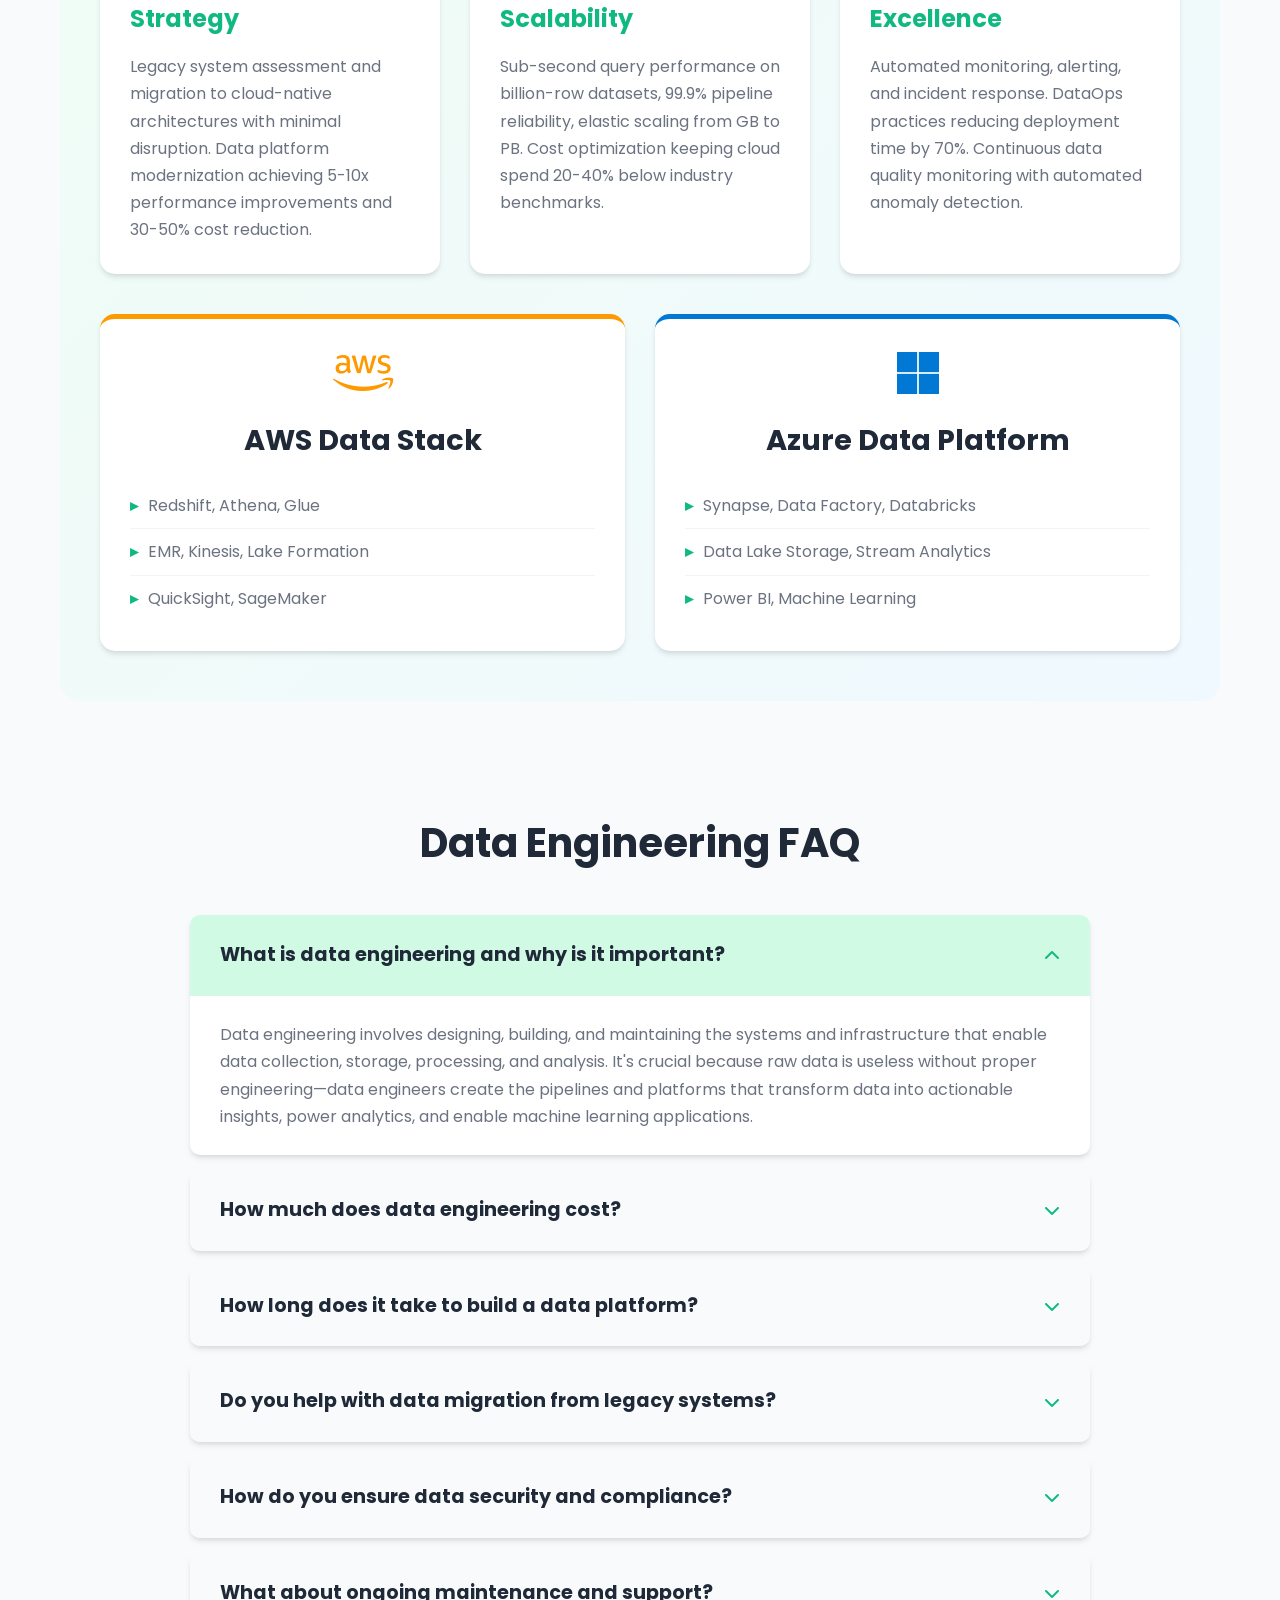
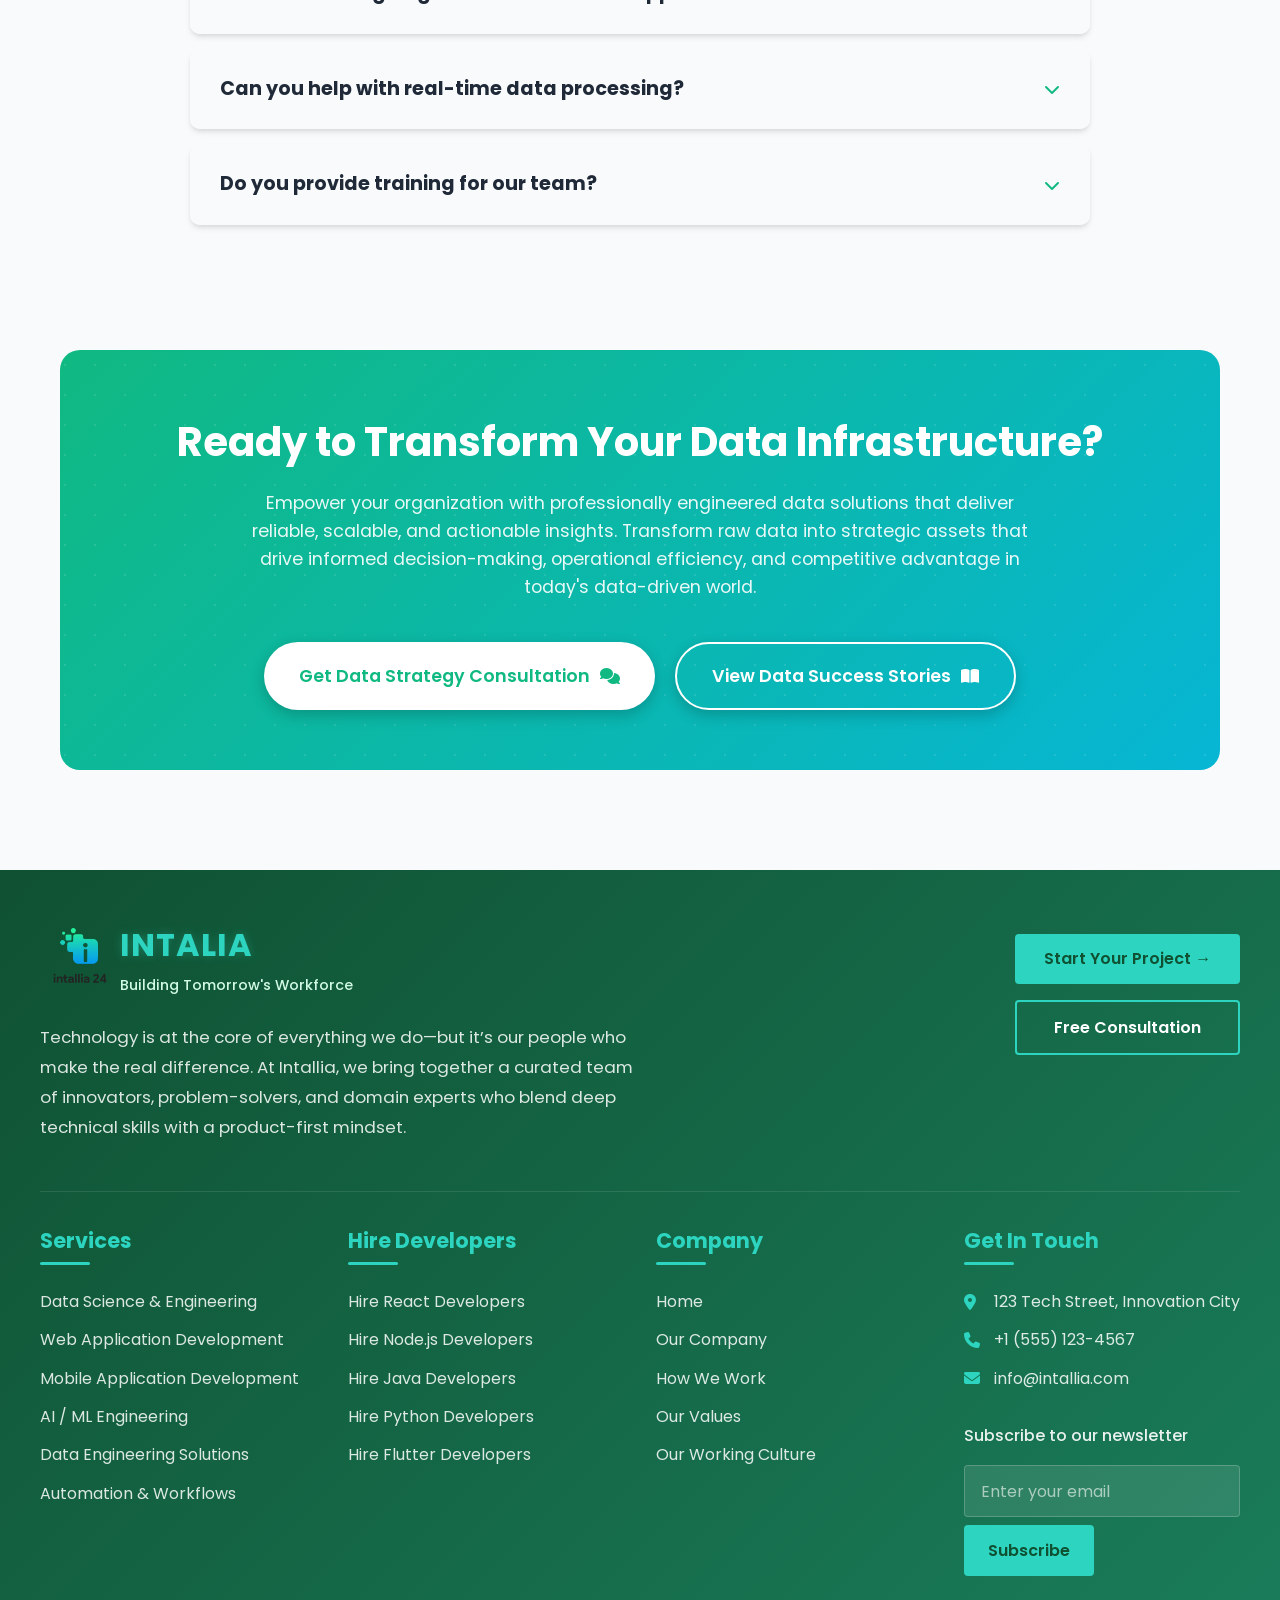
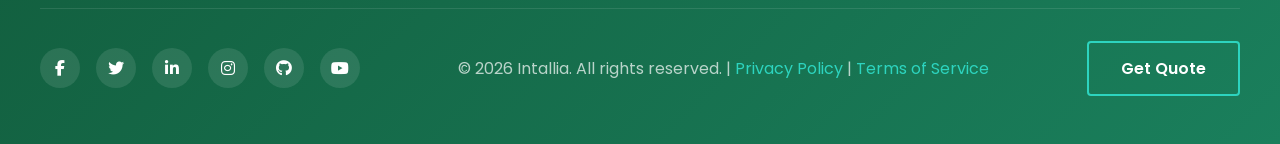
<file: Pages/Services/data-engineering.html>
<!doctype html>
<html lang="en">
  <head>
    <meta charset="UTF-8" />
    <meta name="viewport" content="width=device-width, initial-scale=1.0" />
    <title>Data Engineering Solutions</title>
    <link
      rel="stylesheet"
      href="https://cdnjs.cloudflare.com/ajax/libs/font-awesome/6.4.0/css/all.min.css"
    />
    <link
      href="https://fonts.googleapis.com/css2?family=Poppins:wght@300;400;500;600;700&display=swap"
      rel="stylesheet"
    />
    <link rel="stylesheet" href="../../CSS/data-engineering.css" />
    <link rel="stylesheet" href="../../CSS/navbar.css" />
    <link rel="stylesheet" href="../../CSS/footer.css" />
  </head>
  <body>
    <!-- Header & Navigation -->
    <header class="header">
      <nav class="navbar">
        <!-- Logo -->
        <div class="logo-container">
          <div class="logo">
            <div class="logo-text">
              <!-- <span class="logo-main">INTALLA 24</span>
              <span class="logo-sub">Building Tomorrow's Workforce</span> -->
              <a href="/">
                <img src="../../Images/intallia-logo.png" alt="" />
              </a>
            </div>
            <div class="logo-gradient"></div>
          </div>
          <!-- Mobile Menu Toggle -->
          <button class="menu-toggle" id="menuToggle">
            <span class="bar"></span>
            <span class="bar"></span>
            <span class="bar"></span>
          </button>
        </div>

        <!-- Navigation Menu -->
        <ul class="nav-menu" id="navMenu">
          <li class="nav-item">
            <a href="/Intallia24/index.html" class="nav-link active">
              <i class="fas fa-home"></i> Home
            </a>
          </li>

          <!-- About Us Dropdown -->
          <li class="nav-item dropdown">
            <a href="#" class="nav-link dropdown-toggle">
              <i class="fas fa-info-circle"></i> About Us
              <i class="fas fa-chevron-down dropdown-icon"></i>
            </a>
            <ul class="dropdown-menu">
              <li class="dropdown-item">
                <a href="../../Pages/About/about.html">
                  <i class="fas fa-building"></i>
                  <span>Our Company</span>
                </a>
              </li>
              <li class="dropdown-item">
                <a href="../../Pages/About/our-work.html">
                  <i class="fas fa-cogs"></i>
                  <span>How We Work</span>
                </a>
              </li>
              <li class="dropdown-item">
                <a href="../../Pages/About/our-values.html">
                  <i class="fas fa-heart"></i>
                  <span>Our Values</span>
                </a>
              </li>
              <li class="dropdown-item">
                <a href="../../Pages/About/our-working-culture.html">
                  <i class="fas fa-users"></i>
                  <span>Our Working Culture</span>
                </a>
              </li>
            </ul>
          </li>

          <!-- Services Dropdown -->
          <li class="nav-item dropdown">
            <a href="#services" class="nav-link dropdown-toggle">
              <i class="fas fa-cogs"></i> Services
              <i class="fas fa-chevron-down dropdown-icon"></i>
            </a>
            <ul class="dropdown-menu">
              <li class="dropdown-item">
                <a href="../../Pages/Services/data-science-analytics.html">
                  <i class="fas fa-layer-group"></i>
                  <span>Data Science & Analytics</span>
                </a>
              </li>
              <li class="dropdown-item">
                <a href="../../Pages/Services/ai-ml-engineering.html">
                  <i class="fas fa-chart-bar"></i>
                  <span>AL / ML Engineering</span>
                </a>
              </li>
              <li class="dropdown-item">
                <a href="../../Pages/Services/website-development.html">
                  <i class="fas fa-database"></i>
                  <span>Website Development</span>
                </a>
              </li>
              <li class="dropdown-item">
                <a href="../../Pages/Services/mobile-application-development.html">
                  <i class="fas fa-mobile-alt"></i>
                  <span>Mobile Application Development</span>
                </a>
              </li>
              <li class="dropdown-item">
                <a href="../../Pages/Services/data-engineering.html">
                  <i class="fas fa-globe"></i>
                  <span>Data Engineering Solutions</span>
                </a>
              </li>
              <li class="dropdown-item">
                <a href="../../Pages/Services/automation-workflows.html">
                  <i class="fas fa-robot"></i>
                  <span>Automation & Workflows</span>
                </a>
              </li>
              <li class="dropdown-item">
                <a href="#" class="view-more" id="viewMoreServices">
                  <i class="fas fa-eye"></i>
                  <span>View More Services</span>
                </a>
              </li>
            </ul>
          </li>

          <!-- Products -->
          <li class="nav-item">
            <a href="#products" class="nav-link">
              <i class="fas fa-box-open"></i> Products
            </a>
          </li>
        </ul>

        <!-- Get Free Consultation Button -->
        <div class="cta-container">
          <button class="cta-button" id="consultationBtn">
            <i class="fas fa-comment-dots"></i> Get Free Consultation
          </button>
        </div>
      </nav>
    </header>

    <!-- Main Content -->
    <!-- <main class="main-content">
      <div class="container">
        <div class="content-section" id="contentDisplay">
          <h2 id="sectionTitle">Home Content</h2>
          <p id="sectionDescription">
            Welcome to our website! Select any menu item to see detailed
            information about that section.
          </p>
        </div>
      </div>
    </main> -->

    <!-- Consultation Modal -->
    <div class="modal" id="consultationModal">
      <div class="modal-content">
        <div class="modal-header">
          <h3>Get Free Consultation</h3>
          <button class="close-modal" id="closeModal">&times;</button>
        </div>
        <div class="modal-body">
          <p>
            Fill out the form below and our experts will contact you within 24
            hours.
          </p>
          <form id="consultationForm">
            <div class="form-group">
              <input type="text" placeholder="Your Name" required />
            </div>
            <div class="form-group">
              <input type="email" placeholder="Email Address" required />
            </div>
            <div class="form-group">
              <input type="tel" placeholder="Phone Number" />
            </div>
            <div class="form-group">
              <select required>
                <option value="" disabled selected>Select Service</option>
                <option value="fullstack">Full Stack Development</option>
                <option value="analytics">Data Analytics</option>
                <option value="datascience">Data Science</option>
                <option value="mobile">Mobile Application Development</option>
                <option value="web">Web Application Development</option>
                <option value="ai">AI Powered Platform</option>
              </select>
            </div>
            <button type="submit" class="submit-btn">Submit Request</button>
          </form>
        </div>
      </div>
    </div>

    <!-- Main Content Container -->
    <main class="data-engineering-container">
      <!-- Hero Section -->
      <section class="data-hero-section">
        <div class="data-hero-content">
          <div class="data-title-container">
            <i class="fas fa-database data-title-icon"></i>
            <h1 class="data-main-title">
              Data Engineering <span class="data-highlight">Solutions</span>
            </h1>
          </div>
          <p class="data-hero-description">
            We build robust, scalable data pipelines and infrastructure that
            transform raw data into strategic assets. Our data engineering
            services help organizations harness the power of their data through
            modern data platforms, real-time processing, and AI-ready data
            ecosystems that drive informed decision-making and business growth.
          </p>
          <div class="data-hero-buttons">
            <a href="#" class="data-btn-primary1"
              >Start Your Data Project <i class="fas fa-arrow-right"></i
            ></a>
            <a href="#" class="data-btn-secondary1"
              >View Case Studies <i class="fas fa-chart-line"></i
            ></a>
          </div>
          <div class="data-stats-container">
            <div class="data-stat-item">
              <div class="data-counter" data-target="150">0</div>
              <p>Data Pipelines Built</p>
            </div>
            <div class="data-stat-item">
              <div class="data-counter" data-target="99.5">0</div>
              <p>Data Accuracy</p>
            </div>
            <div class="data-stat-item">
              <div class="data-counter" data-target="1000">0</div>
              <p>TB+ Processed Daily</p>
            </div>
            <div class="data-stat-item">
              <div class="data-counter" data-target="95">0</div>
              <p>% Faster Insights</p>
            </div>
          </div>
        </div>
      </section>

      <!-- Data Engineering Services Section -->
      <section class="data-services-section">
        <h2 class="data-section-title">Data Engineering Services</h2>
        <p class="data-section-description">
          From data ingestion to advanced analytics, we create comprehensive
          data solutions that transform your information infrastructure and
          unlock actionable business insights.
        </p>
        <div class="data-services-cards">
          <div class="data-service-card">
            <i class="fas fa-stream data-service-icon"></i>
            <h3>Data Pipeline Development</h3>
            <p>
              End-to-end data pipeline architecture with ETL/ELT processes, data
              validation, and workflow orchestration for reliable data
              processing.
            </p>
          </div>
          <div class="data-service-card">
            <i class="fas fa-cloud data-service-icon"></i>
            <h3>Cloud Data Platforms</h3>
            <p>
              Modern data lakes, warehouses, and lakehouses on AWS, Azure, and
              GCP with scalable storage and compute resources.
            </p>
          </div>
          <div class="data-service-card">
            <i class="fas fa-bolt data-service-icon"></i>
            <h3>Real-Time Data Processing</h3>
            <p>
              Streaming data solutions with Apache Kafka, Spark Streaming, and
              Flink for immediate insights and event-driven architectures.
            </p>
          </div>
          <div class="data-service-card">
            <i class="fas fa-cogs data-service-icon"></i>
            <h3>DataOps & MLOps</h3>
            <p>
              Automated data workflows, CI/CD for data pipelines, and machine
              learning operations for production-ready AI models.
            </p>
          </div>
          <div class="data-service-card">
            <i class="fas fa-shield-alt data-service-icon"></i>
            <h3>Data Governance & Quality</h3>
            <p>
              Comprehensive data governance frameworks, quality monitoring,
              lineage tracking, and compliance management.
            </p>
          </div>
        </div>
      </section>

      <!-- Technologies & Tools Section -->
      <section class="data-tech-section">
        <div class="data-section-header">
          <i class="fas fa-tools data-tech-icon"></i>
          <h2 class="data-section-title">Technologies & Tools</h2>
        </div>
        <p class="data-section-description">
          We leverage industry-leading data engineering technologies,
          frameworks, and cloud platforms to build scalable, performant data
          infrastructure with sub-second query performance, efficient resource
          utilization, and enterprise-grade reliability.
        </p>
        <div class="data-tech-cards">
          <div class="data-tech-card">
            <i class="fab fa-aws card-icon"></i>
            <h3>Cloud Platforms</h3>
            <p>
              AWS (Redshift, Glue, EMR), Azure (Synapse, Data Factory), GCP
              (BigQuery, Dataflow) for scalable cloud data solutions.
            </p>
          </div>
          <div class="data-tech-card">
            <i class="fas fa-code card-icon"></i>
            <h3>Processing Frameworks</h3>
            <p>
              Apache Spark, Hadoop, Flink, Airflow, dbt for distributed
              processing and workflow orchestration.
            </p>
          </div>
          <div class="data-tech-card">
            <i class="fas fa-database card-icon"></i>
            <h3>Databases & Warehouses</h3>
            <p>
              Snowflake, Redshift, BigQuery, PostgreSQL, MongoDB for structured
              and unstructured data storage.
            </p>
          </div>
          <div class="data-tech-card">
            <i class="fas fa-project-diagram card-icon"></i>
            <h3>Orchestration & Monitoring</h3>
            <p>
              Apache Airflow, Prefect, Dagster, Grafana, Datadog for pipeline
              orchestration and performance monitoring.
            </p>
          </div>
        </div>
      </section>

      <!-- Why Choose Our Data Engineering Section -->
      <section class="data-choose-section">
        <h2 class="data-section-title">Why Choose Our Data Engineering</h2>
        <p class="data-section-description">
          We create data infrastructure that doesn't just collect and store
          information—it delivers real-time insights with sub-second latency,
          scales effortlessly from gigabytes to petabytes, maintains 99.9%
          uptime, and transforms raw data into measurable business value.
        </p>
        <div class="data-choose-content">
          <div class="data-excellence-list">
            <h3>Built for Data Excellence</h3>
            <div class="data-excellence-item">
              <i class="fas fa-database"></i>
              <div>
                <h4>Scalable Architecture</h4>
                <p>
                  Horizontally scalable data platforms that grow with your
                  business needs and data volumes.
                </p>
              </div>
            </div>
            <div class="data-excellence-item">
              <i class="fas fa-shield-alt"></i>
              <div>
                <h4>Enterprise Security</h4>
                <p>
                  End-to-end data encryption, access controls, audit trails, and
                  compliance with industry standards.
                </p>
              </div>
            </div>
            <div class="data-excellence-item">
              <i class="fas fa-sync-alt"></i>
              <div>
                <h4>Real-Time Processing</h4>
                <p>
                  Stream processing capabilities for immediate insights and
                  decision-making from live data streams.
                </p>
              </div>
            </div>
            <div class="data-excellence-item">
              <i class="fas fa-chart-line"></i>
              <div>
                <h4>Advanced Analytics Ready</h4>
                <p>
                  Data platforms optimized for machine learning, AI, and
                  advanced analytical workloads.
                </p>
              </div>
            </div>
          </div>
          <div class="data-feature-cards">
            <div class="data-feature-card">
              <i class="fas fa-tachometer-alt"></i>
              <h4>High Performance</h4>
              <p>
                Optimized queries and processing with sub-second response times
                for large datasets.
              </p>
            </div>
            <div class="data-feature-card">
              <i class="fas fa-expand-arrows-alt"></i>
              <h4>Elastic Scalability</h4>
              <p>
                Automatically scale resources based on workload demands and data
                volumes.
              </p>
            </div>
            <div class="data-feature-card">
              <i class="fas fa-dollar-sign"></i>
              <h4>Cost Optimization</h4>
              <p>
                Intelligent resource management and cost monitoring for cloud
                data platforms.
              </p>
            </div>
            <div class="data-feature-card">
              <i class="fas fa-search"></i>
              <h4>Data Discovery</h4>
              <p>
                Comprehensive metadata management and data cataloging for easy
                discovery.
              </p>
            </div>
          </div>
        </div>
      </section>

      <!-- Our Data Engineering Process Section -->
      <section class="data-process-section">
        <h2 class="data-section-title">Our Data Engineering Process</h2>
        <p class="data-section-description">
          From data assessment to production deployment, our proven process
          ensures your data infrastructure delivers reliable, actionable
          insights and business value.
        </p>
        <div class="data-process-cards">
          <div class="data-process-card">
            <div class="data-process-number">1</div>
            <h3>Assessment & Strategy</h3>
            <p>
              Data landscape analysis, requirements gathering, and architecture
              planning for optimal data solutions.
            </p>
          </div>
          <div class="data-process-card">
            <div class="data-process-number">2</div>
            <h3>Architecture Design</h3>
            <p>
              Data model design, pipeline architecture, and technology selection
              for scalable solutions.
            </p>
          </div>
          <div class="data-process-card">
            <div class="data-process-number">3</div>
            <h3>Development & Integration</h3>
            <p>
              Pipeline development, data integration, and quality implementation
              with agile methodology.
            </p>
          </div>
          <div class="data-process-card">
            <div class="data-process-number">4</div>
            <h3>Deployment & Optimization</h3>
            <p>
              Production deployment, performance tuning, monitoring setup, and
              ongoing optimization.
            </p>
          </div>
        </div>
      </section>

      <!-- Data Platform Success Section -->
      <section class="data-platform-section">
        <h2 class="data-section-title">Data Platform Success</h2>
        <p class="data-section-description">
          We deliver end-to-end data platform solutions that ensure data
          reliability, accessibility, and actionable insights for business users
          across your organization.
        </p>
        <div class="data-platform-cards">
          <div class="data-platform-card">
            <i class="fas fa-check-circle data-platform-icon"></i>
            <h3>Data Quality & Reliability</h3>
            <p>
              Comprehensive data validation, monitoring, and quality assurance
              for trustworthy analytics.
            </p>
          </div>
          <div class="data-platform-card">
            <i class="fas fa-users data-platform-icon"></i>
            <h3>Self-Service Analytics</h3>
            <p>
              Empowering business users with easy-to-use tools for data
              exploration and visualization.
            </p>
          </div>
          <div class="data-platform-card">
            <i class="fas fa-chart-bar data-platform-icon"></i>
            <h3>Performance & Insights</h3>
            <p>
              High-performance queries and dashboards that deliver insights in
              seconds, not hours.
            </p>
          </div>
        </div>
      </section>

      <!-- What Our Clients Say Section -->
      <section class="data-testimonials-section">
        <h2 class="data-section-title">What Our Clients Say</h2>
        <p class="data-section-description">
          Hear from organizations that transformed their data capabilities with
          our engineering solutions
        </p>
        <div class="data-testimonial-cards">
          <div class="data-testimonial-card">
            <div class="data-testimonial-content">
              <p>
                "BrillianTech transformed our fragmented data systems into a
                unified analytics platform. Our reporting time reduced from days
                to minutes, and data-driven decisions increased by 300%."
              </p>
            </div>
            <div class="data-testimonial-author">
              <h4>Michael Chen</h4>
              <p>CDO, FinTech Solutions Inc.</p>
            </div>
          </div>
          <div class="data-testimonial-card">
            <div class="data-testimonial-content">
              <p>
                "Their real-time data pipeline architecture enabled us to
                process 10TB of daily transaction data with 99.99% accuracy. The
                system scaled seamlessly as our business grew."
              </p>
            </div>
            <div class="data-testimonial-author">
              <h4>Sarah Johnson</h4>
              <p>VP Data, Retail Dynamics</p>
            </div>
          </div>
          <div class="data-testimonial-card">
            <div class="data-testimonial-content">
              <p>
                "The data governance framework they implemented solved our
                compliance challenges while improving data accessibility across
                departments. A game-changer for our analytics maturity."
              </p>
            </div>
            <div class="data-testimonial-author">
              <h4>Robert Williams</h4>
              <p>Head of Analytics, HealthFirst Corp</p>
            </div>
          </div>
        </div>
      </section>

      <!-- Data Engineering Strategy Section -->
      <section class="data-strategy-section">
        <div class="data-section-header">
          <i class="fas fa-chess-king data-strategy-icon"></i>
          <h2 class="data-section-title">Data Engineering Strategy</h2>
        </div>
        <p class="data-section-description">
          From legacy system modernization to building cloud-native data
          platforms achieving 10x faster insights. Our proven data engineering
          approach encompasses comprehensive data strategy, architecture design,
          and continuous optimization for sustainable data-driven growth.
        </p>
        <div class="data-strategy-cards">
          <div class="data-strategy-card">
            <h3>Modernization Strategy</h3>
            <p>
              Legacy system assessment and migration to cloud-native
              architectures with minimal disruption. Data platform modernization
              achieving 5-10x performance improvements and 30-50% cost
              reduction.
            </p>
          </div>
          <div class="data-strategy-card">
            <h3>Performance & Scalability</h3>
            <p>
              Sub-second query performance on billion-row datasets, 99.9%
              pipeline reliability, elastic scaling from GB to PB. Cost
              optimization keeping cloud spend 20-40% below industry benchmarks.
            </p>
          </div>
          <div class="data-strategy-card">
            <h3>Operational Excellence</h3>
            <p>
              Automated monitoring, alerting, and incident response. DataOps
              practices reducing deployment time by 70%. Continuous data quality
              monitoring with automated anomaly detection.
            </p>
          </div>
        </div>
        <div class="data-cloud-cards">
          <div class="data-cloud-card aws-card">
            <i class="fab fa-aws data-cloud-icon"></i>
            <h3>AWS Data Stack</h3>
            <ul>
              <li>Redshift, Athena, Glue</li>
              <li>EMR, Kinesis, Lake Formation</li>
              <li>QuickSight, SageMaker</li>
            </ul>
          </div>
          <div class="data-cloud-card azure-card">
            <i class="fab fa-microsoft data-cloud-icon"></i>
            <h3>Azure Data Platform</h3>
            <ul>
              <li>Synapse, Data Factory, Databricks</li>
              <li>Data Lake Storage, Stream Analytics</li>
              <li>Power BI, Machine Learning</li>
            </ul>
          </div>
        </div>
      </section>

      <!-- Data Engineering FAQ Section -->
      <section class="data-faq-section">
        <h2 class="data-section-title">Data Engineering FAQ</h2>
        <div class="data-faq-container">
          <div class="data-faq-item">
            <div class="data-faq-question">
              <h3>What is data engineering and why is it important?</h3>
              <i class="fas fa-chevron-down"></i>
            </div>
            <div class="data-faq-answer">
              <p>
                Data engineering involves designing, building, and maintaining
                the systems and infrastructure that enable data collection,
                storage, processing, and analysis. It's crucial because raw data
                is useless without proper engineering—data engineers create the
                pipelines and platforms that transform data into actionable
                insights, power analytics, and enable machine learning
                applications.
              </p>
            </div>
          </div>
          <div class="data-faq-item">
            <div class="data-faq-question">
              <h3>How much does data engineering cost?</h3>
              <i class="fas fa-chevron-down"></i>
            </div>
            <div class="data-faq-answer">
              <p>
                Data engineering costs vary based on complexity, data volume,
                and technology choices. Basic data pipelines start from $25,000,
                while enterprise data platforms with real-time processing,
                advanced analytics, and machine learning capabilities can range
                from $100,000 to $500,000+. We provide detailed proposals after
                assessing your specific data landscape and requirements.
              </p>
            </div>
          </div>
          <div class="data-faq-item">
            <div class="data-faq-question">
              <h3>How long does it take to build a data platform?</h3>
              <i class="fas fa-chevron-down"></i>
            </div>
            <div class="data-faq-answer">
              <p>
                Implementation timelines depend on data complexity and platform
                scope. A basic data pipeline can be delivered in 4-8 weeks,
                while comprehensive enterprise data platforms typically take 3-6
                months. We follow an agile approach with incremental deliveries,
                ensuring you see value early in the process.
              </p>
            </div>
          </div>
          <div class="data-faq-item">
            <div class="data-faq-question">
              <h3>Do you help with data migration from legacy systems?</h3>
              <i class="fas fa-chevron-down"></i>
            </div>
            <div class="data-faq-answer">
              <p>
                Yes, we specialize in modernizing legacy data systems and
                migrating them to cloud-native architectures. Our approach
                includes assessment, planning, incremental migration,
                validation, and cutover strategies to minimize disruption. We've
                successfully migrated systems from on-premise Hadoop, Oracle,
                SQL Server, and other legacy platforms to modern cloud data
                platforms.
              </p>
            </div>
          </div>
          <div class="data-faq-item">
            <div class="data-faq-question">
              <h3>How do you ensure data security and compliance?</h3>
              <i class="fas fa-chevron-down"></i>
            </div>
            <div class="data-faq-answer">
              <p>
                We implement multiple security layers including data encryption
                (at rest and in transit), fine-grained access controls, audit
                logging, data masking, and tokenization. We ensure compliance
                with GDPR, CCPA, HIPAA, PCI-DSS, and other regulations through
                proper data handling, retention policies, and privacy by design
                principles.
              </p>
            </div>
          </div>
          <div class="data-faq-item">
            <div class="data-faq-question">
              <h3>What about ongoing maintenance and support?</h3>
              <i class="fas fa-chevron-down"></i>
            </div>
            <div class="data-faq-answer">
              <p>
                We offer comprehensive maintenance and support packages that
                include 24/7 monitoring, performance optimization, cost
                management, security updates, and regular enhancements. Our
                DataOps approach ensures continuous improvement with automated
                testing, deployment, and monitoring of your data infrastructure.
              </p>
            </div>
          </div>
          <div class="data-faq-item">
            <div class="data-faq-question">
              <h3>Can you help with real-time data processing?</h3>
              <i class="fas fa-chevron-down"></i>
            </div>
            <div class="data-faq-answer">
              <p>
                Absolutely. We build real-time data pipelines using technologies
                like Apache Kafka, Spark Streaming, Flink, and cloud-native
                streaming services. Our solutions enable real-time analytics,
                event-driven architectures, and immediate insights from live
                data streams with sub-second latency.
              </p>
            </div>
          </div>
          <div class="data-faq-item">
            <div class="data-faq-question">
              <h3>Do you provide training for our team?</h3>
              <i class="fas fa-chevron-down"></i>
            </div>
            <div class="data-faq-answer">
              <p>
                Yes, we offer comprehensive training programs for your data
                engineers, analysts, and business users. Training covers
                platform usage, data pipeline management, best practices, and
                troubleshooting. We ensure knowledge transfer so your team can
                effectively manage and extend the data platform.
              </p>
            </div>
          </div>
        </div>
      </section>

      <!-- Ready to Transform Your Data Section -->
      <section class="data-launch-section">
        <h2 class="data-section-title">
          Ready to Transform Your Data Infrastructure?
        </h2>
        <p class="data-section-description">
          Empower your organization with professionally engineered data
          solutions that deliver reliable, scalable, and actionable insights.
          Transform raw data into strategic assets that drive informed
          decision-making, operational efficiency, and competitive advantage in
          today's data-driven world.
        </p>
        <div class="data-launch-buttons">
          <a href="#" class="data-btn-launch-primary"
            >Get Data Strategy Consultation <i class="fas fa-comments"></i
          ></a>
          <a href="#" class="data-btn-launch-secondary"
            >View Data Success Stories <i class="fas fa-book-open"></i
          ></a>
        </div>
      </section>
    </main>

    <!-- Footer Section -->
    <footer class="footer-section">
      <div class="footer-container">
        <!-- Top Section with Logo and Tagline -->
        <div class="footer-top">
          <div class="footer-logo-container">
            <div class="logo-wrapper">
              <img
                src="../../Images/logo1.png"
                alt="Intallia Logo"
                class="footer-logo"
              />
              <div class="logo-text">
                <span class="logo-top">INTALIA</span>
                <span class="logo-bottom">Building Tomorrow's Workforce</span>
              </div>
            </div>
            <p class="footer-tagline">
              Technology is at the core of everything we do—but it’s our people
              who make the real difference. At Intallia, we bring together a
              curated team of innovators, problem-solvers, and domain experts
              who blend deep technical skills with a product-first mindset.
            </p>
          </div>

          <div class="footer-cta">
            <button class="btn-primary">Start Your Project →</button>
            <button class="btn-secondary">Free Consultation</button>
          </div>
        </div>

        <!-- Middle Section with Services, Developers, Company Links -->
        <div class="footer-middle">
          <div class="footer-column">
            <h3 class="footer-heading">Services</h3>
            <ul class="footer-links">
              <li>
                <a href="../../Pages/Services/data-science-analytics.html"
                  >Data Science & Engineering</a
                >
              </li>
              <li>
                <a href="../../Pages/Services/website-development.html"
                  >Web Application Development</a
                >
              </li>
              <li>
                <a href="../../Pages/Services/mobile-application-development.html"
                  >Mobile Application Development</a
                >
              </li>
              <li>
                <a href="../../Pages/Services/ai-ml-engineering.html"
                  >AI / ML Engineering</a
                >
              </li>
              <li>
                <a href="../../Pages/Services/data-engineering.html"
                  >Data Engineering Solutions</a
                >
              </li>
              <li>
                <a href="../../Pages/Services/automation-workflows.html"
                  >Automation & Workflows</a
                >
              </li>
            </ul>
          </div>

          <div class="footer-column">
            <h3 class="footer-heading">Hire Developers</h3>
            <ul class="footer-links">
              <li><a href="#">Hire React Developers</a></li>
              <li><a href="#">Hire Node.js Developers</a></li>
              <li><a href="#">Hire Java Developers</a></li>
              <li><a href="#">Hire Python Developers</a></li>
              <li><a href="#">Hire Flutter Developers</a></li>
            </ul>
          </div>

          <div class="footer-column">
            <h3 class="footer-heading">Company</h3>
            <ul class="footer-links">
              <li><a href="/">Home</a></li>
              <li><a href="../../Pages/About/about.html">Our Company</a></li>
              <li><a href="../../Pages/About/our-work.html">How We Work</a></li>
              <li><a href="../../Pages/About/our-values.html">Our Values</a></li>
              <li>
                <a href="../../Pages/About/our-working-culture.html"
                  >Our Working Culture</a
                >
              </li>
            </ul>
          </div>

          <div class="footer-column">
            <h3 class="footer-heading">Get In Touch</h3>
            <div class="contact-info">
              <p>
                <i class="fas fa-map-marker-alt"></i> 123 Tech Street,
                Innovation City
              </p>
              <p><i class="fas fa-phone"></i> +1 (555) 123-4567</p>
              <p><i class="fas fa-envelope"></i> info@intallia.com</p>
            </div>

            <div class="newsletter">
              <h4>Subscribe to our newsletter</h4>
              <div class="newsletter-form">
                <input type="email" placeholder="Enter your email" />
                <button class="btn-subscribe">Subscribe</button>
              </div>
            </div>
          </div>
        </div>

        <!-- Bottom Section with Social Media and Copyright -->
        <div class="footer-bottom">
          <div class="social-icons">
            <a href="#" class="social-icon" title="Facebook">
              <i class="fab fa-facebook-f"></i>
              <span class="icon-bg"></span>
            </a>
            <a href="#" class="social-icon" title="Twitter">
              <i class="fab fa-twitter"></i>
              <span class="icon-bg"></span>
            </a>
            <a href="#" class="social-icon" title="LinkedIn">
              <i class="fab fa-linkedin-in"></i>
              <span class="icon-bg"></span>
            </a>
            <a href="#" class="social-icon" title="Instagram">
              <i class="fab fa-instagram"></i>
              <span class="icon-bg"></span>
            </a>
            <a href="#" class="social-icon" title="GitHub">
              <i class="fab fa-github"></i>
              <span class="icon-bg"></span>
            </a>
            <a href="#" class="social-icon" title="YouTube">
              <i class="fab fa-youtube"></i>
              <span class="icon-bg"></span>
            </a>
          </div>

          <div class="copyright">
            <p>
              &copy; <span id="current-year">2024</span> Intallia. All rights
              reserved. | <a href="#">Privacy Policy</a> |
              <a href="#">Terms of Service</a>
            </p>
          </div>

          <div class="footer-quote">
            <button class="btn-quote">Get Quote</button>
          </div>
        </div>
      </div>
    </footer>

    <script src="../../JS/data-engineering.js"></script>
    <script src="../../JS/script.js"></script>
    <script src="../../JS/footer.js"></script>
  </body>
</html>
</file>
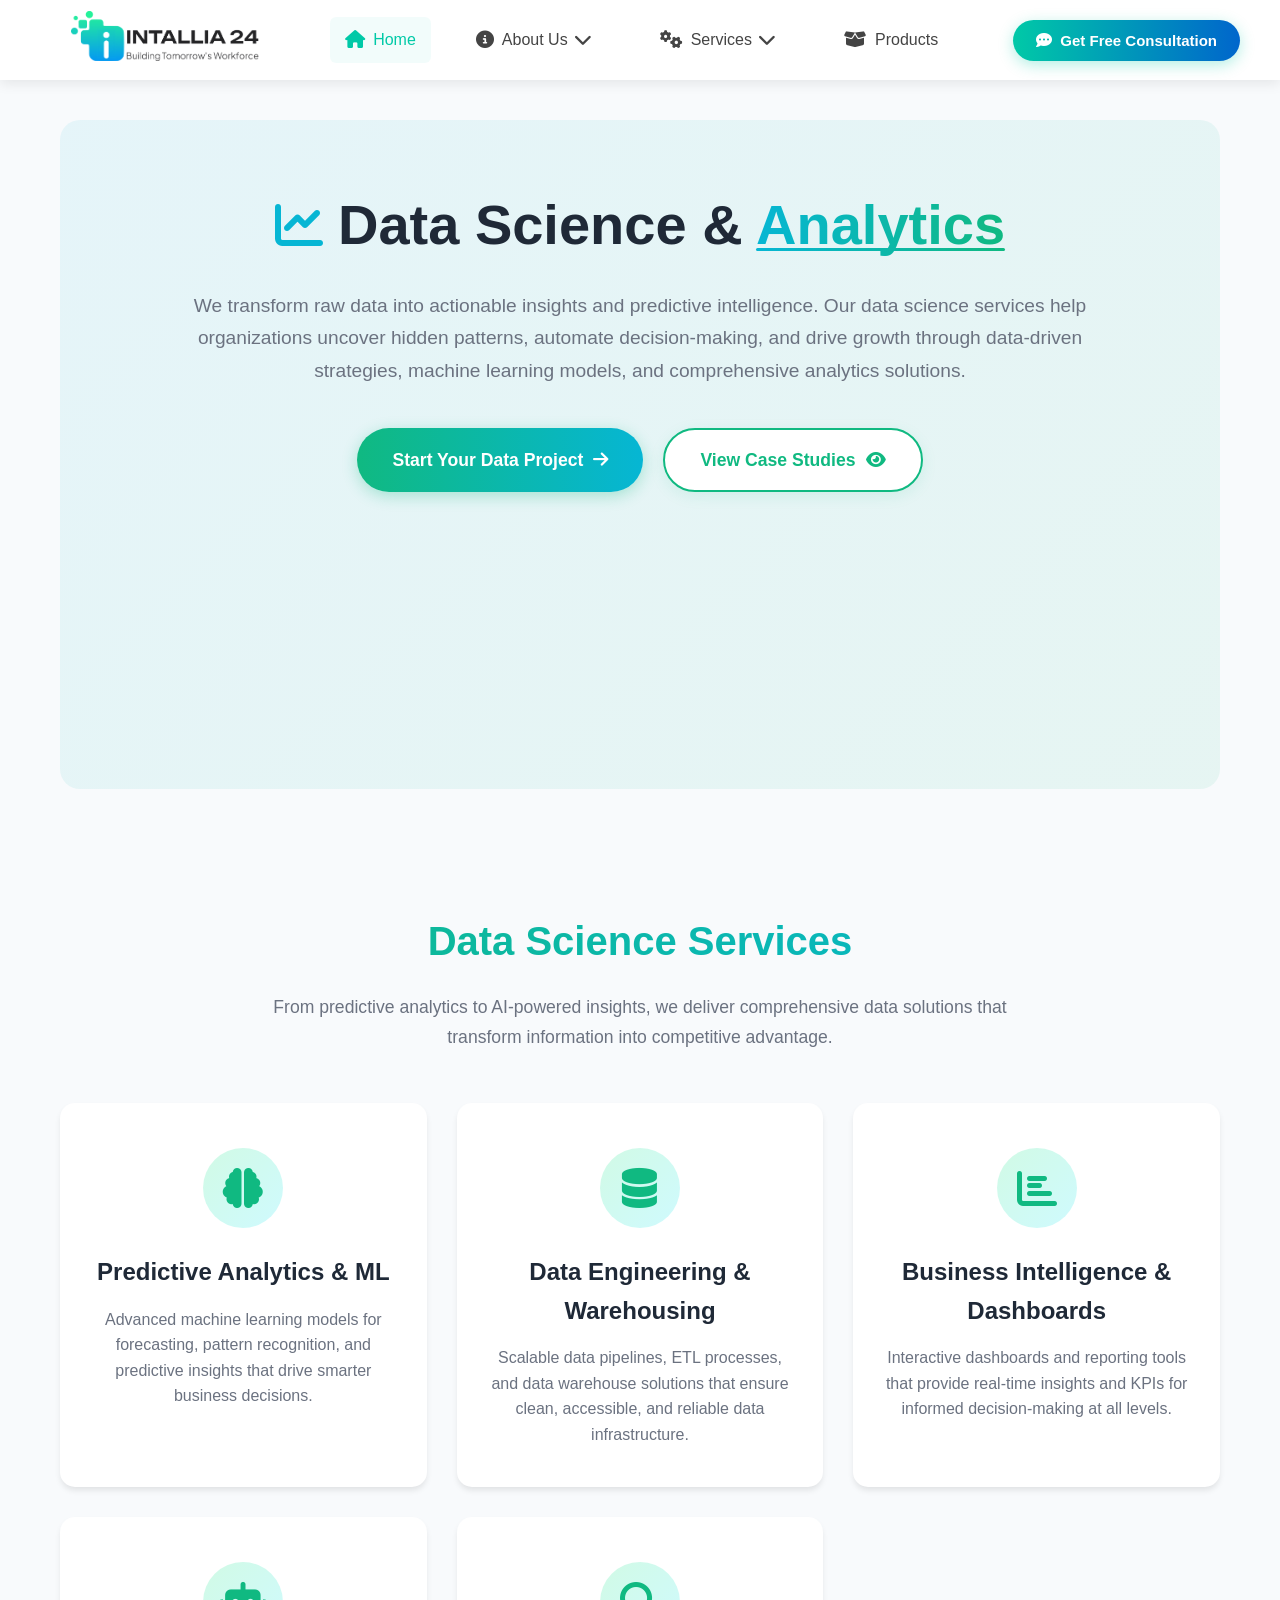
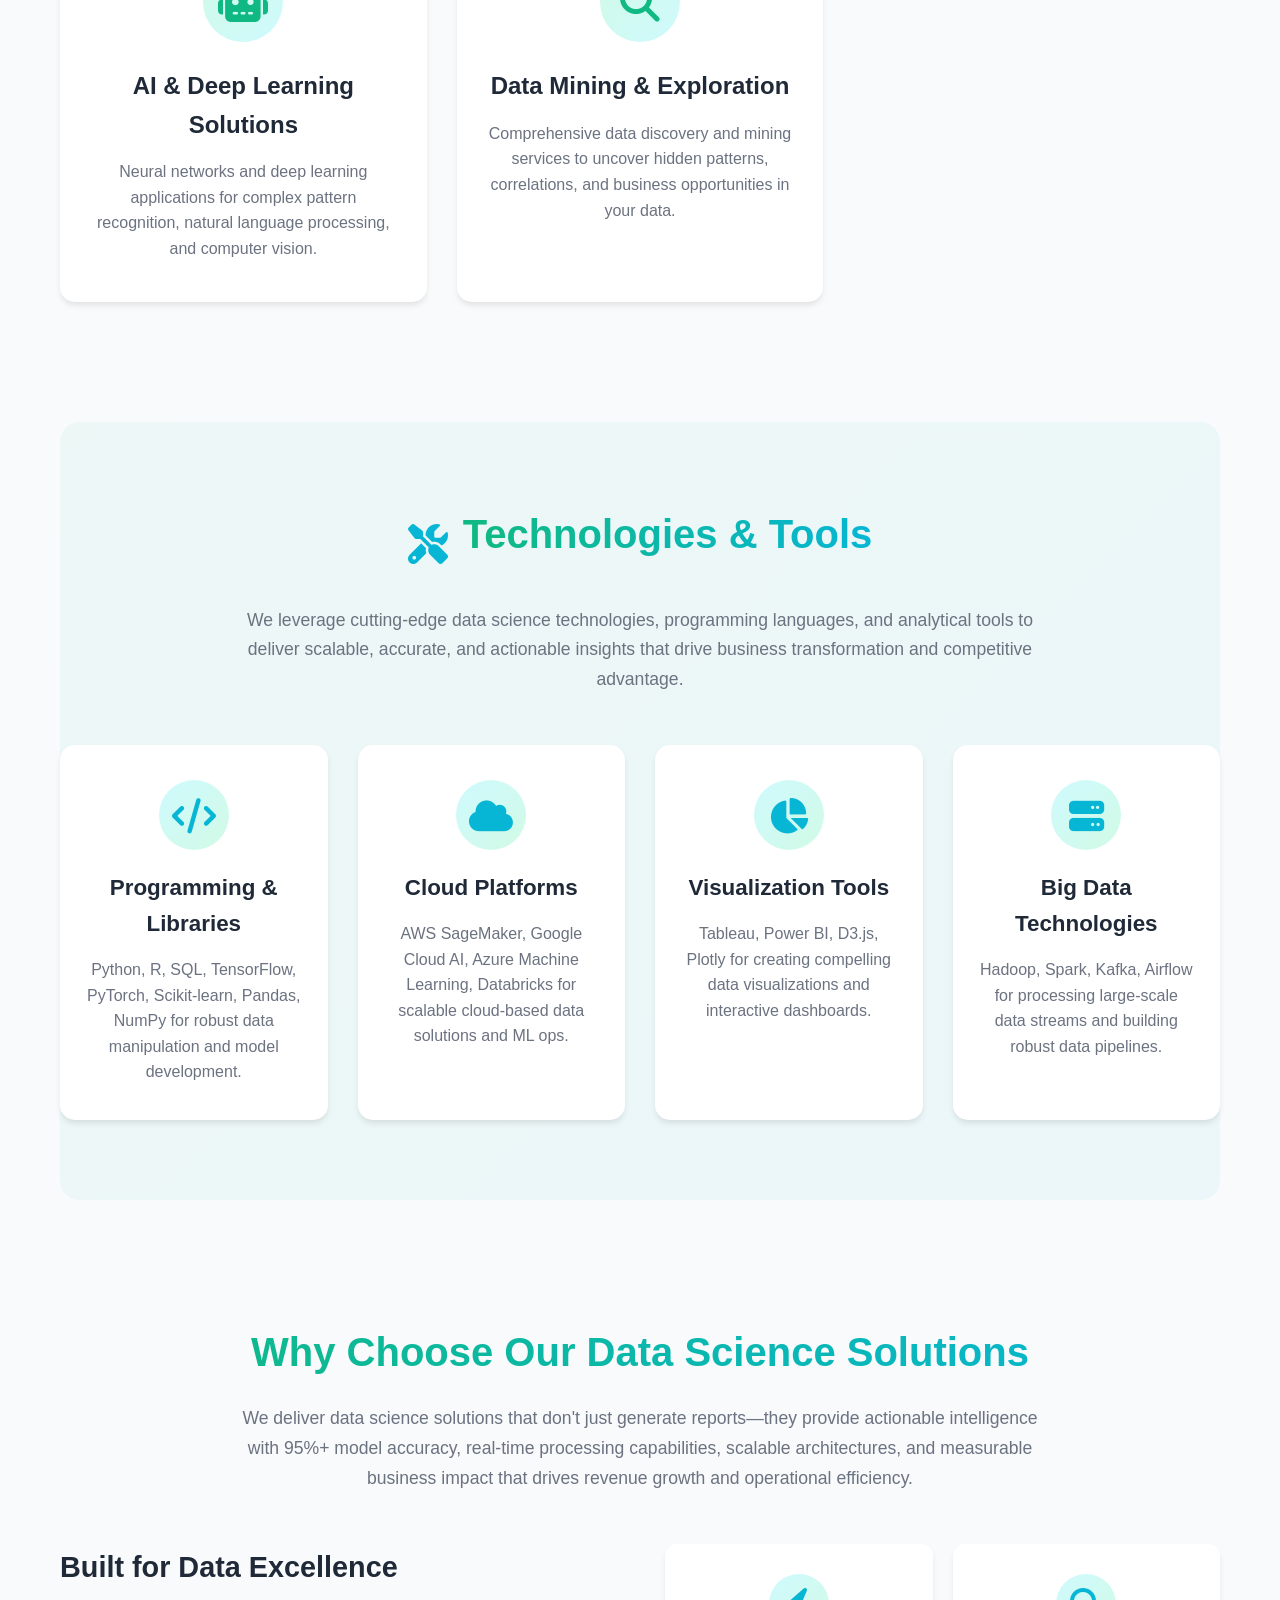
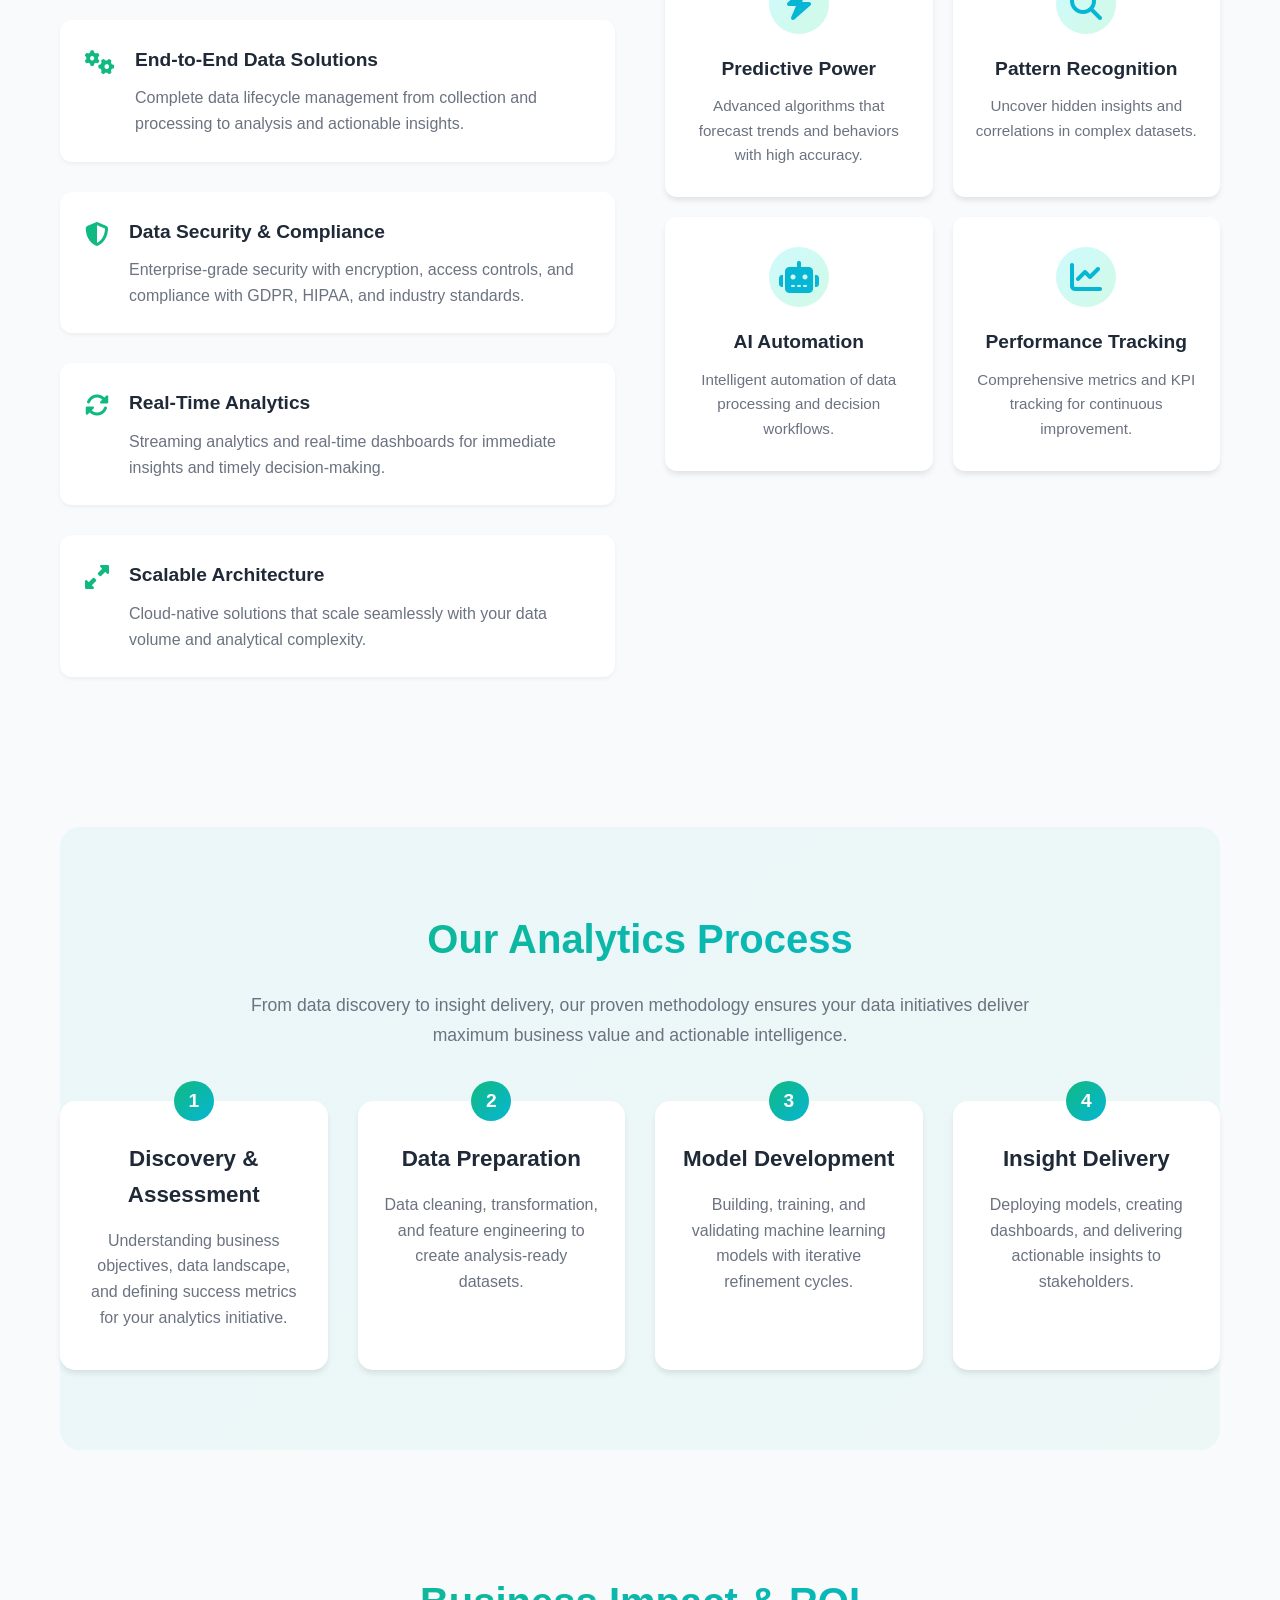
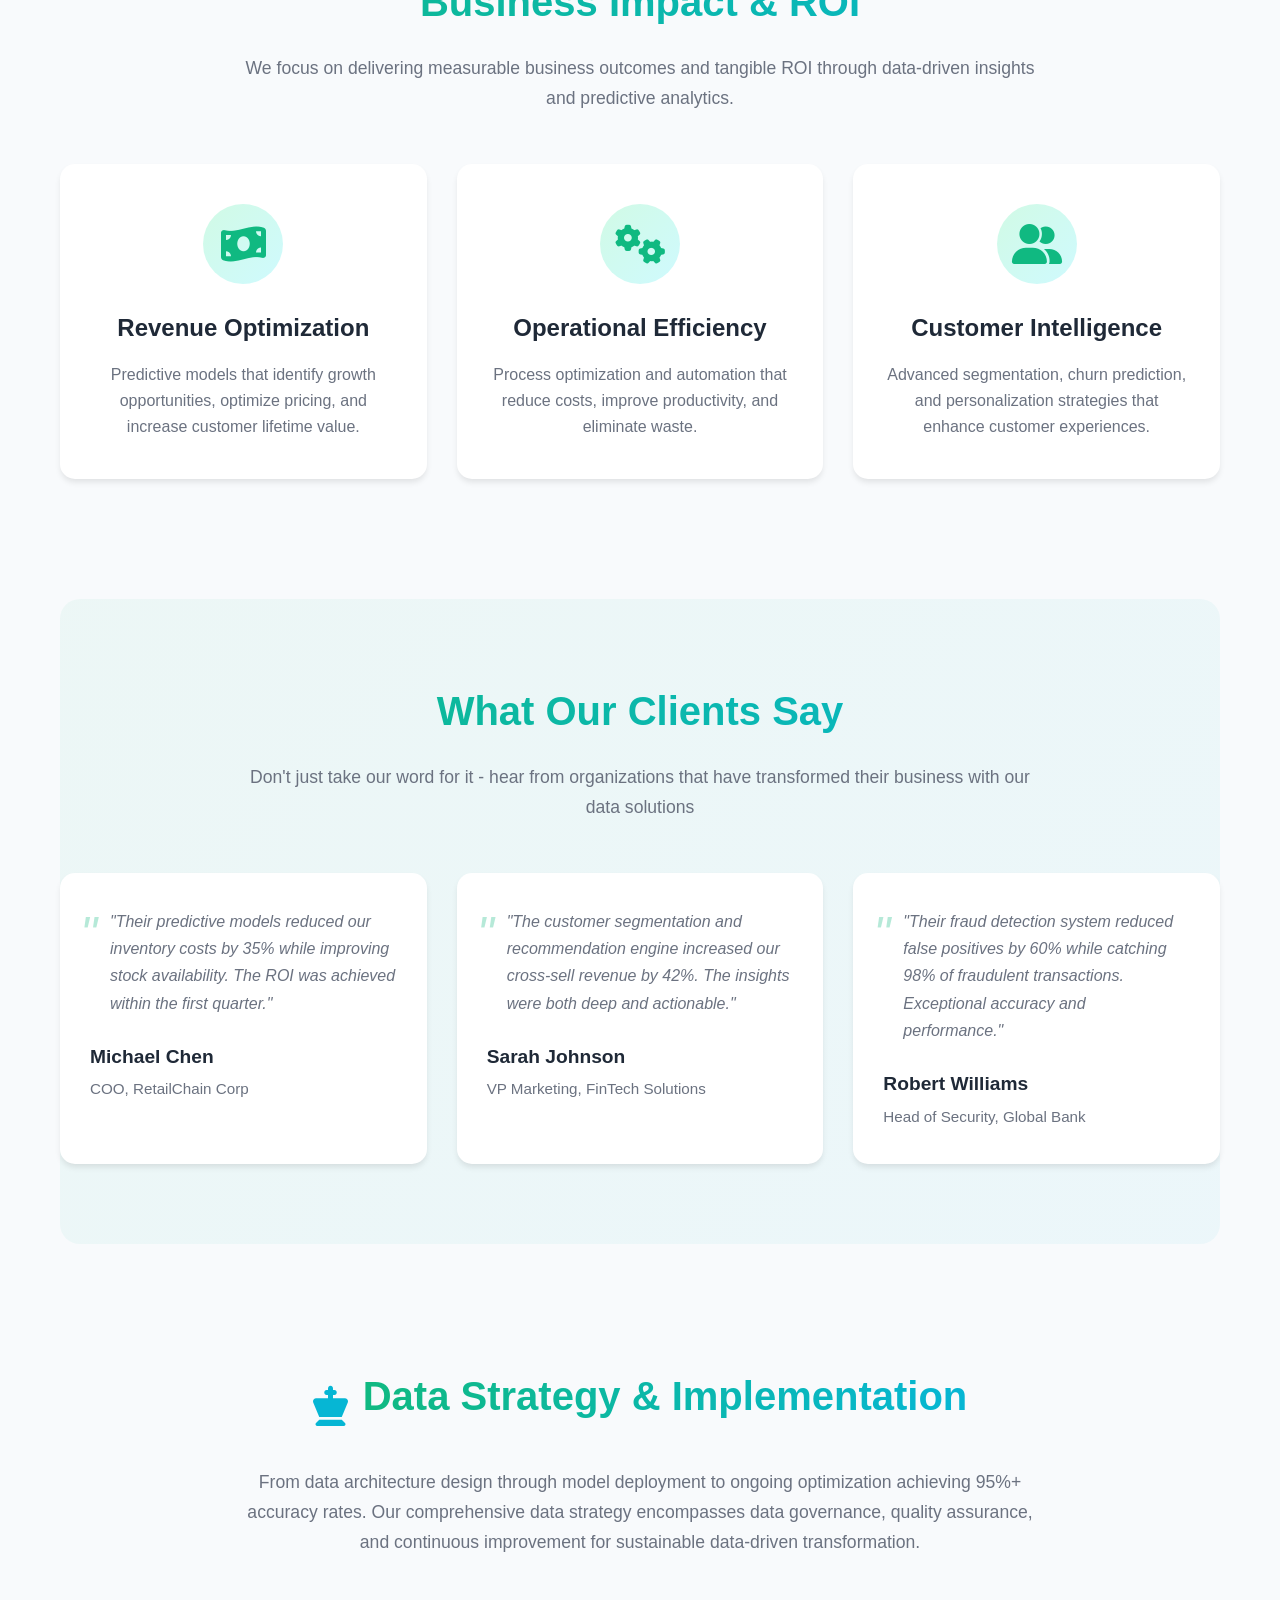
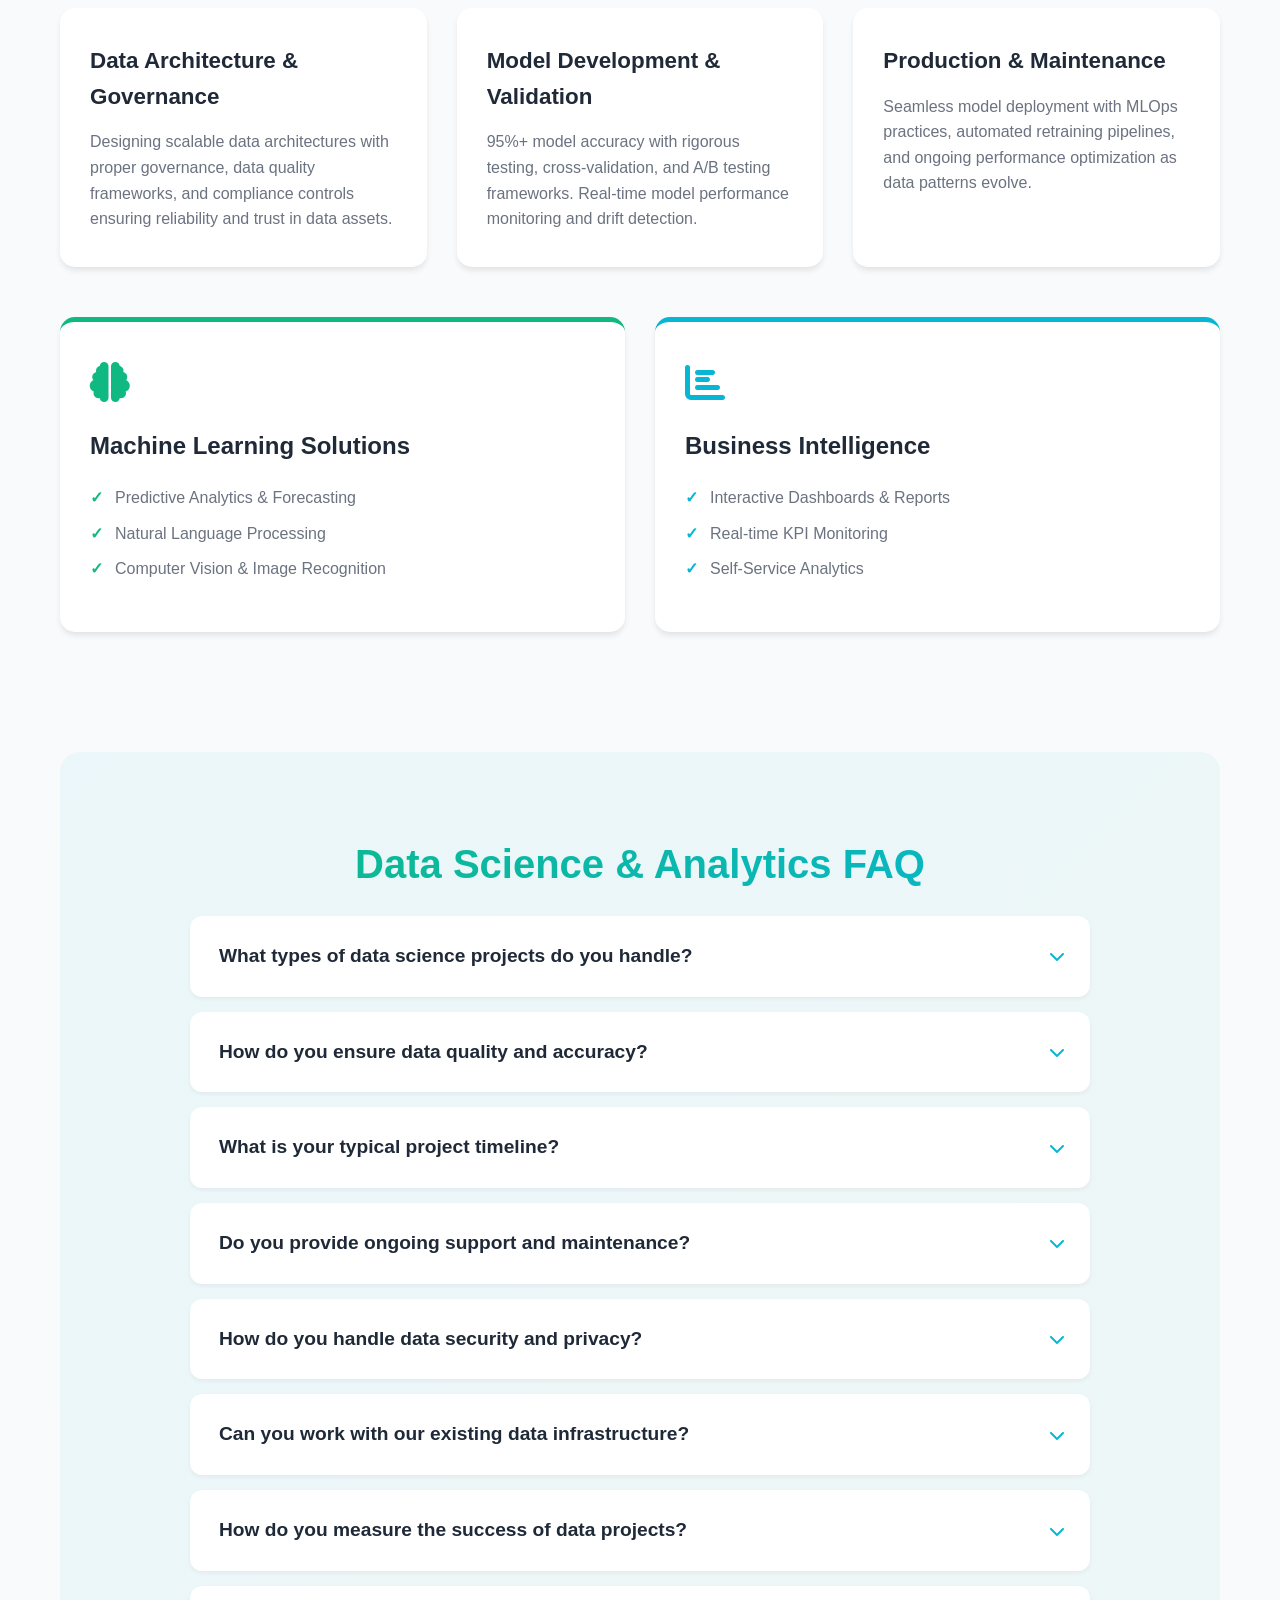
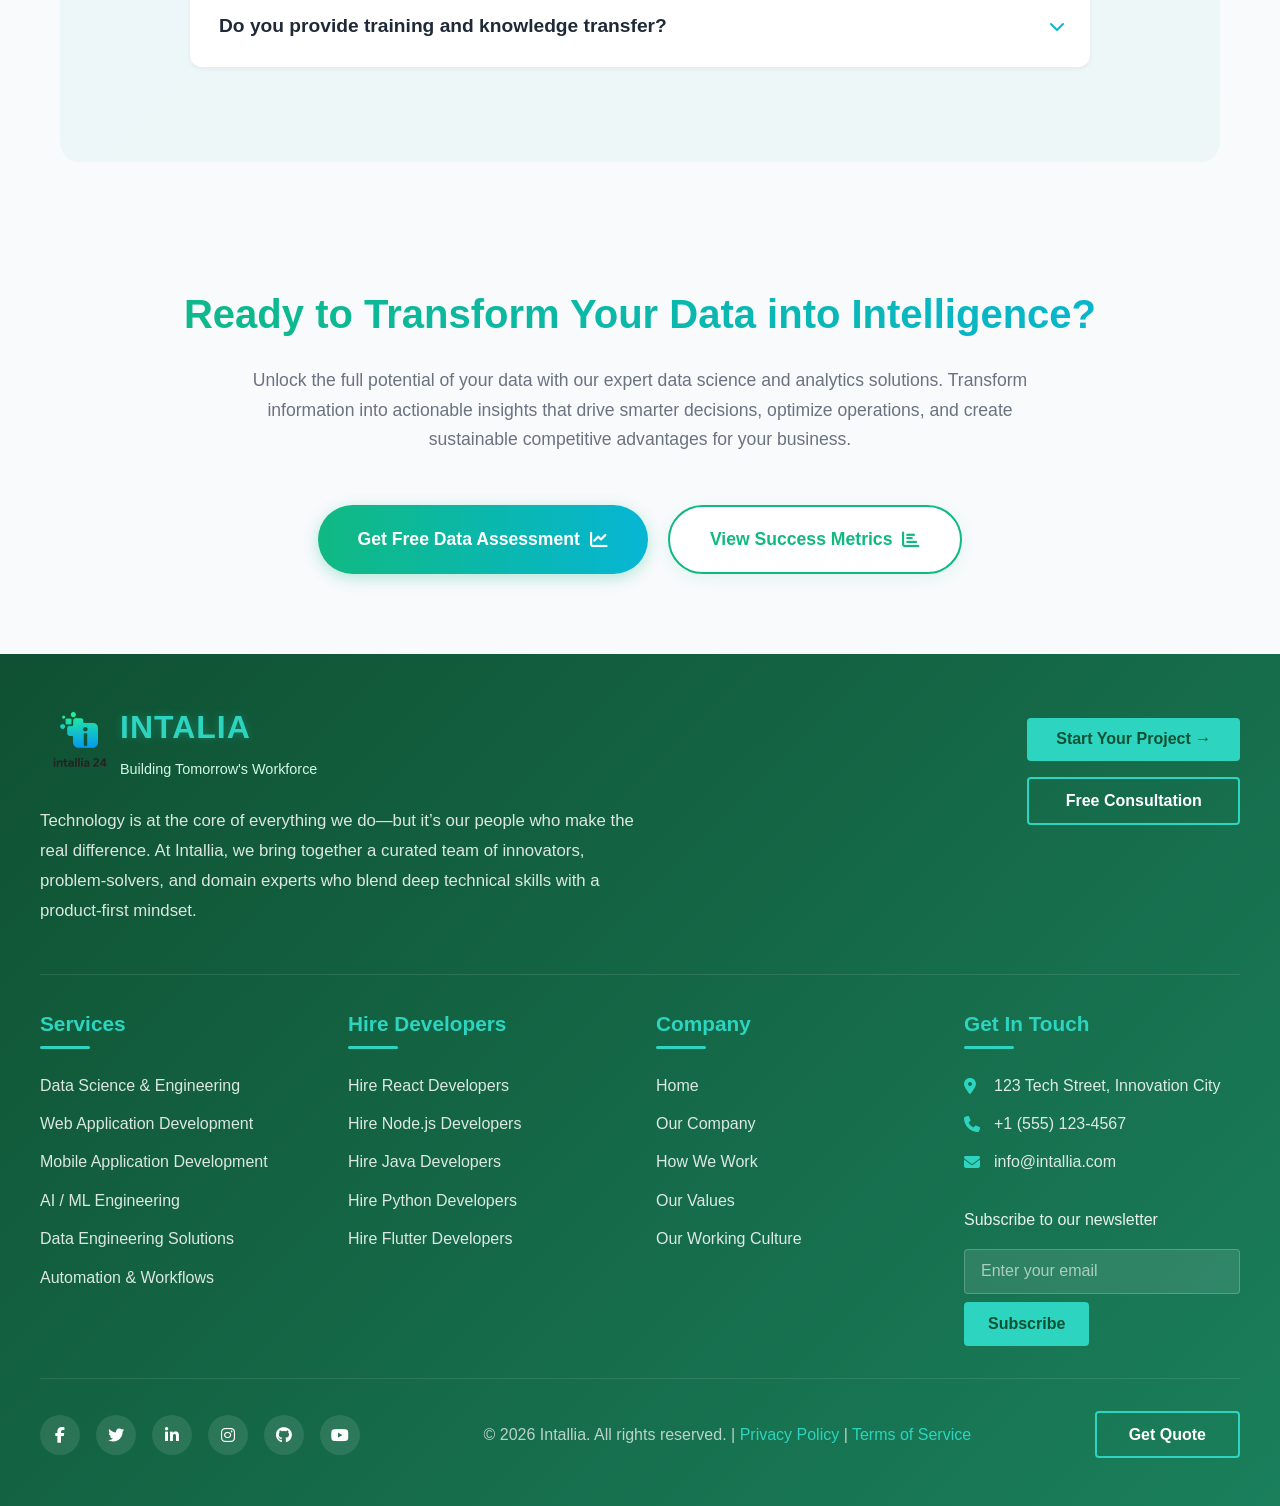
<file: Pages/Services/data-science-analytics.html>
<!doctype html>
<html lang="en">
  <head>
    <meta charset="UTF-8" />
    <meta name="viewport" content="width=device-width, initial-scale=1.0" />
    <title>Data Science & Analytics</title>
    <link
      rel="stylesheet"
      href="https://cdnjs.cloudflare.com/ajax/libs/font-awesome/6.4.0/css/all.min.css"
    />
    <link
      href="https://fonts.googleapis.com/css2?family=Poppins:wght@300;400;500;600;700&display=swap"
      rel="stylesheet"
    />
    <link rel="stylesheet" href="../../CSS/data-science-analytics.css" />
    <link rel="stylesheet" href="../../CSS/navbar.css" />
    <link rel="stylesheet" href="../../CSS/footer.css" />
  </head>
  <body>
    <!-- Header & Navigation -->
    <header class="header">
      <nav class="navbar">
        <!-- Logo -->
        <div class="logo-container">
          <div class="logo">
            <div class="logo-text">
              <!-- <span class="logo-main">INTALLA 24</span>
              <span class="logo-sub">Building Tomorrow's Workforce</span> -->
              <a href="/">
                <img src="../../Images/intallia-logo.png" alt="" />
              </a>
            </div>
            <div class="logo-gradient"></div>
          </div>
          <!-- Mobile Menu Toggle -->
          <button class="menu-toggle" id="menuToggle">
            <span class="bar"></span>
            <span class="bar"></span>
            <span class="bar"></span>
          </button>
        </div>

        <!-- Navigation Menu -->
        <ul class="nav-menu" id="navMenu">
          <li class="nav-item">
            <a href="/" class="nav-link active">
              <i class="fas fa-home"></i> Home
            </a>
          </li>

          <!-- About Us Dropdown -->
          <li class="nav-item dropdown">
            <a href="#" class="nav-link dropdown-toggle">
              <i class="fas fa-info-circle"></i> About Us
              <i class="fas fa-chevron-down dropdown-icon"></i>
            </a>
            <ul class="dropdown-menu">
              <li class="dropdown-item">
                <a href="../../Pages/About/about.html">
                  <i class="fas fa-building"></i>
                  <span>Our Company</span>
                </a>
              </li>
              <li class="dropdown-item">
                <a href="../../Pages/About/our-work.html">
                  <i class="fas fa-cogs"></i>
                  <span>How We Work</span>
                </a>
              </li>
              <li class="dropdown-item">
                <a href="../../Pages/About/our-values.html">
                  <i class="fas fa-heart"></i>
                  <span>Our Values</span>
                </a>
              </li>
              <li class="dropdown-item">
                <a href="../../Pages/About/our-working-culture.html">
                  <i class="fas fa-users"></i>
                  <span>Our Working Culture</span>
                </a>
              </li>
            </ul>
          </li>

          <!-- Services Dropdown -->
          <li class="nav-item dropdown">
            <a href="#services" class="nav-link dropdown-toggle">
              <i class="fas fa-cogs"></i> Services
              <i class="fas fa-chevron-down dropdown-icon"></i>
            </a>
            <ul class="dropdown-menu">
              <li class="dropdown-item">
                <a href="../../Pages/Services/data-science-analytics.html">
                  <i class="fas fa-layer-group"></i>
                  <span>Data Science & Analytics</span>
                </a>
              </li>
              <li class="dropdown-item">
                <a href="../../Pages/Services/ai-ml-engineering.html">
                  <i class="fas fa-chart-bar"></i>
                  <span>AL / ML Engineering</span>
                </a>
              </li>
              <li class="dropdown-item">
                <a href="../../Pages/Services/website-development.html">
                  <i class="fas fa-database"></i>
                  <span>Website Development</span>
                </a>
              </li>
              <li class="dropdown-item">
                <a href="../../Pages/Services/mobile-application-development.html">
                  <i class="fas fa-mobile-alt"></i>
                  <span>Mobile Application Development</span>
                </a>
              </li>
              <li class="dropdown-item">
                <a href="../../Pages/Services/data-engineering.html">
                  <i class="fas fa-globe"></i>
                  <span>Data Engineering Solutions</span>
                </a>
              </li>
              <li class="dropdown-item">
                <a href="../../Pages/Services/automation-workflows.html">
                  <i class="fas fa-robot"></i>
                  <span>Automation & Workflows</span>
                </a>
              </li>
              <li class="dropdown-item">
                <a href="#" class="view-more" id="viewMoreServices">
                  <i class="fas fa-eye"></i>
                  <span>View More Services</span>
                </a>
              </li>
            </ul>
          </li>

          <!-- Products -->
          <li class="nav-item">
            <a href="#products" class="nav-link">
              <i class="fas fa-box-open"></i> Products
            </a>
          </li>
        </ul>

        <!-- Get Free Consultation Button -->
        <div class="cta-container">
          <button class="cta-button" id="consultationBtn">
            <i class="fas fa-comment-dots"></i> Get Free Consultation
          </button>
        </div>
      </nav>
    </header>

    <!-- Main Content -->
    <!-- <main class="main-content">
      <div class="container">
        <div class="content-section" id="contentDisplay">
          <h2 id="sectionTitle">Home Content</h2>
          <p id="sectionDescription">
            Welcome to our website! Select any menu item to see detailed
            information about that section.
          </p>
        </div>
      </div>
    </main> -->

    <!-- Consultation Modal -->
    <div class="modal" id="consultationModal">
      <div class="modal-content">
        <div class="modal-header">
          <h3>Get Free Consultation</h3>
          <button class="close-modal" id="closeModal">&times;</button>
        </div>
        <div class="modal-body">
          <p>
            Fill out the form below and our experts will contact you within 24
            hours.
          </p>
          <form id="consultationForm">
            <div class="form-group">
              <input type="text" placeholder="Your Name" required />
            </div>
            <div class="form-group">
              <input type="email" placeholder="Email Address" required />
            </div>
            <div class="form-group">
              <input type="tel" placeholder="Phone Number" />
            </div>
            <div class="form-group">
              <select required>
                <option value="" disabled selected>Select Service</option>
                <option value="fullstack">Full Stack Development</option>
                <option value="analytics">Data Analytics</option>
                <option value="datascience">Data Science</option>
                <option value="mobile">Mobile Application Development</option>
                <option value="web">Web Application Development</option>
                <option value="ai">AI Powered Platform</option>
              </select>
            </div>
            <button type="submit" class="submit-btn">Submit Request</button>
          </form>
        </div>
      </div>
    </div>

    <!-- Main Content Container -->
    <main class="data-science-container">
      <!-- Hero Section -->
      <section class="ds-hero-section">
        <div class="ds-hero-content">
          <div class="ds-title-container">
            <i class="fas fa-chart-line ds-title-icon"></i>
            <h1 class="ds-main-title">
              Data Science & <span class="ds-highlight">Analytics</span>
            </h1>
          </div>
          <p class="ds-hero-description">
            We transform raw data into actionable insights and predictive
            intelligence. Our data science services help organizations uncover
            hidden patterns, automate decision-making, and drive growth through
            data-driven strategies, machine learning models, and comprehensive
            analytics solutions.
          </p>
          <div class="ds-hero-buttons">
            <a href="#" class="ds-btn-primary"
              >Start Your Data Project <i class="fas fa-arrow-right"></i
            ></a>
            <a href="#" class="ds-btn-secondary"
              >View Case Studies <i class="fas fa-eye"></i
            ></a>
          </div>
          <div class="ds-stats-container">
            <div class="ds-stat-item">
              <div class="ds-counter" data-target="50">0</div>
              <p>Data Projects</p>
            </div>
            <div class="ds-stat-item">
              <div class="ds-counter" data-target="95">0</div>
              <p>Model Accuracy</p>
            </div>
            <div class="ds-stat-item">
              <div class="ds-counter" data-target="12">0</div>
              <p>TB Processed</p>
            </div>
            <div class="ds-stat-item">
              <div class="ds-counter" data-target="40">0</div>
              <p>% Cost Reduction</p>
            </div>
          </div>
        </div>
      </section>

      <!-- Data Science Services Section -->
      <section class="ds-services-section">
        <h2 class="ds-section-title">Data Science Services</h2>
        <p class="ds-section-description">
          From predictive analytics to AI-powered insights, we deliver
          comprehensive data solutions that transform information into
          competitive advantage.
        </p>
        <div class="ds-services-cards">
          <div class="ds-service-card">
            <i class="fas fa-brain ds-service-icon"></i>
            <h3>Predictive Analytics & ML</h3>
            <p>
              Advanced machine learning models for forecasting, pattern
              recognition, and predictive insights that drive smarter business
              decisions.
            </p>
          </div>
          <div class="ds-service-card">
            <i class="fas fa-database ds-service-icon"></i>
            <h3>Data Engineering & Warehousing</h3>
            <p>
              Scalable data pipelines, ETL processes, and data warehouse
              solutions that ensure clean, accessible, and reliable data
              infrastructure.
            </p>
          </div>
          <div class="ds-service-card">
            <i class="fas fa-chart-bar ds-service-icon"></i>
            <h3>Business Intelligence & Dashboards</h3>
            <p>
              Interactive dashboards and reporting tools that provide real-time
              insights and KPIs for informed decision-making at all levels.
            </p>
          </div>
          <div class="ds-service-card">
            <i class="fas fa-robot ds-service-icon"></i>
            <h3>AI & Deep Learning Solutions</h3>
            <p>
              Neural networks and deep learning applications for complex pattern
              recognition, natural language processing, and computer vision.
            </p>
          </div>
          <div class="ds-service-card">
            <i class="fas fa-search ds-service-icon"></i>
            <h3>Data Mining & Exploration</h3>
            <p>
              Comprehensive data discovery and mining services to uncover hidden
              patterns, correlations, and business opportunities in your data.
            </p>
          </div>
        </div>
      </section>

      <!-- Technologies & Tools Section -->
      <section class="ds-tech-section">
        <div class="ds-tech-header">
          <i class="fas fa-tools ds-tech-icon"></i>
          <h2 class="ds-section-title">Technologies & Tools</h2>
        </div>
        <p class="ds-section-description">
          We leverage cutting-edge data science technologies, programming
          languages, and analytical tools to deliver scalable, accurate, and
          actionable insights that drive business transformation and competitive
          advantage.
        </p>
        <div class="ds-tech-cards">
          <div class="ds-tech-card">
            <i class="fas fa-code ds-card-icon"></i>
            <h3>Programming & Libraries</h3>
            <p>
              Python, R, SQL, TensorFlow, PyTorch, Scikit-learn, Pandas, NumPy
              for robust data manipulation and model development.
            </p>
          </div>
          <div class="ds-tech-card">
            <i class="fas fa-cloud ds-card-icon"></i>
            <h3>Cloud Platforms</h3>
            <p>
              AWS SageMaker, Google Cloud AI, Azure Machine Learning, Databricks
              for scalable cloud-based data solutions and ML ops.
            </p>
          </div>
          <div class="ds-tech-card">
            <i class="fas fa-chart-pie ds-card-icon"></i>
            <h3>Visualization Tools</h3>
            <p>
              Tableau, Power BI, D3.js, Plotly for creating compelling data
              visualizations and interactive dashboards.
            </p>
          </div>
          <div class="ds-tech-card">
            <i class="fas fa-server ds-card-icon"></i>
            <h3>Big Data Technologies</h3>
            <p>
              Hadoop, Spark, Kafka, Airflow for processing large-scale data
              streams and building robust data pipelines.
            </p>
          </div>
        </div>
      </section>

      <!-- Why Choose Our Data Science Section -->
      <section class="ds-why-choose-section">
        <h2 class="ds-section-title">Why Choose Our Data Science Solutions</h2>
        <p class="ds-section-description">
          We deliver data science solutions that don't just generate
          reports—they provide actionable intelligence with 95%+ model accuracy,
          real-time processing capabilities, scalable architectures, and
          measurable business impact that drives revenue growth and operational
          efficiency.
        </p>
        <div class="ds-why-choose-content">
          <div class="ds-excellence-list">
            <h3>Built for Data Excellence</h3>
            <div class="ds-excellence-item">
              <i class="fas fa-cogs"></i>
              <div>
                <h4>End-to-End Data Solutions</h4>
                <p>
                  Complete data lifecycle management from collection and
                  processing to analysis and actionable insights.
                </p>
              </div>
            </div>
            <div class="ds-excellence-item">
              <i class="fas fa-shield-alt"></i>
              <div>
                <h4>Data Security & Compliance</h4>
                <p>
                  Enterprise-grade security with encryption, access controls,
                  and compliance with GDPR, HIPAA, and industry standards.
                </p>
              </div>
            </div>
            <div class="ds-excellence-item">
              <i class="fas fa-sync-alt"></i>
              <div>
                <h4>Real-Time Analytics</h4>
                <p>
                  Streaming analytics and real-time dashboards for immediate
                  insights and timely decision-making.
                </p>
              </div>
            </div>
            <div class="ds-excellence-item">
              <i class="fas fa-expand-alt"></i>
              <div>
                <h4>Scalable Architecture</h4>
                <p>
                  Cloud-native solutions that scale seamlessly with your data
                  volume and analytical complexity.
                </p>
              </div>
            </div>
          </div>
          <div class="ds-feature-cards">
            <div class="ds-feature-card">
              <i class="fas fa-bolt"></i>
              <h4>Predictive Power</h4>
              <p>
                Advanced algorithms that forecast trends and behaviors with high
                accuracy.
              </p>
            </div>
            <div class="ds-feature-card">
              <i class="fas fa-search"></i>
              <h4>Pattern Recognition</h4>
              <p>
                Uncover hidden insights and correlations in complex datasets.
              </p>
            </div>
            <div class="ds-feature-card">
              <i class="fas fa-robot"></i>
              <h4>AI Automation</h4>
              <p>
                Intelligent automation of data processing and decision
                workflows.
              </p>
            </div>
            <div class="ds-feature-card">
              <i class="fas fa-chart-line"></i>
              <h4>Performance Tracking</h4>
              <p>
                Comprehensive metrics and KPI tracking for continuous
                improvement.
              </p>
            </div>
          </div>
        </div>
      </section>

      <!-- Our Analytics Process Section -->
      <section class="ds-process-section">
        <h2 class="ds-section-title">Our Analytics Process</h2>
        <p class="ds-section-description">
          From data discovery to insight delivery, our proven methodology
          ensures your data initiatives deliver maximum business value and
          actionable intelligence.
        </p>
        <div class="ds-process-cards">
          <div class="ds-process-card">
            <div class="ds-process-number">1</div>
            <h3>Discovery & Assessment</h3>
            <p>
              Understanding business objectives, data landscape, and defining
              success metrics for your analytics initiative.
            </p>
          </div>
          <div class="ds-process-card">
            <div class="ds-process-number">2</div>
            <h3>Data Preparation</h3>
            <p>
              Data cleaning, transformation, and feature engineering to create
              analysis-ready datasets.
            </p>
          </div>
          <div class="ds-process-card">
            <div class="ds-process-number">3</div>
            <h3>Model Development</h3>
            <p>
              Building, training, and validating machine learning models with
              iterative refinement cycles.
            </p>
          </div>
          <div class="ds-process-card">
            <div class="ds-process-number">4</div>
            <h3>Insight Delivery</h3>
            <p>
              Deploying models, creating dashboards, and delivering actionable
              insights to stakeholders.
            </p>
          </div>
        </div>
      </section>

      <!-- Business Impact Section -->
      <section class="ds-impact-section">
        <h2 class="ds-section-title">Business Impact & ROI</h2>
        <p class="ds-section-description">
          We focus on delivering measurable business outcomes and tangible ROI
          through data-driven insights and predictive analytics.
        </p>
        <div class="ds-impact-cards">
          <div class="ds-impact-card">
            <i class="fas fa-money-bill-wave ds-impact-icon"></i>
            <h3>Revenue Optimization</h3>
            <p>
              Predictive models that identify growth opportunities, optimize
              pricing, and increase customer lifetime value.
            </p>
          </div>
          <div class="ds-impact-card">
            <i class="fas fa-cogs ds-impact-icon"></i>
            <h3>Operational Efficiency</h3>
            <p>
              Process optimization and automation that reduce costs, improve
              productivity, and eliminate waste.
            </p>
          </div>
          <div class="ds-impact-card">
            <i class="fas fa-user-friends ds-impact-icon"></i>
            <h3>Customer Intelligence</h3>
            <p>
              Advanced segmentation, churn prediction, and personalization
              strategies that enhance customer experiences.
            </p>
          </div>
        </div>
      </section>

      <!-- What Our Clients Say Section -->
      <section class="ds-testimonials-section">
        <h2 class="ds-section-title">What Our Clients Say</h2>
        <p class="ds-section-description">
          Don't just take our word for it - hear from organizations that have
          transformed their business with our data solutions
        </p>
        <div class="ds-testimonial-cards">
          <div class="ds-testimonial-card">
            <div class="ds-testimonial-content">
              <p>
                "Their predictive models reduced our inventory costs by 35%
                while improving stock availability. The ROI was achieved within
                the first quarter."
              </p>
            </div>
            <div class="ds-testimonial-author">
              <h4>Michael Chen</h4>
              <p>COO, RetailChain Corp</p>
            </div>
          </div>
          <div class="ds-testimonial-card">
            <div class="ds-testimonial-content">
              <p>
                "The customer segmentation and recommendation engine increased
                our cross-sell revenue by 42%. The insights were both deep and
                actionable."
              </p>
            </div>
            <div class="ds-testimonial-author">
              <h4>Sarah Johnson</h4>
              <p>VP Marketing, FinTech Solutions</p>
            </div>
          </div>
          <div class="ds-testimonial-card">
            <div class="ds-testimonial-content">
              <p>
                "Their fraud detection system reduced false positives by 60%
                while catching 98% of fraudulent transactions. Exceptional
                accuracy and performance."
              </p>
            </div>
            <div class="ds-testimonial-author">
              <h4>Robert Williams</h4>
              <p>Head of Security, Global Bank</p>
            </div>
          </div>
        </div>
      </section>

      <!-- Data Strategy & Implementation Section -->
      <section class="ds-strategy-section">
        <div class="ds-strategy-header">
          <i class="fas fa-chess-king ds-strategy-icon"></i>
          <h2 class="ds-section-title">Data Strategy & Implementation</h2>
        </div>
        <p class="ds-section-description">
          From data architecture design through model deployment to ongoing
          optimization achieving 95%+ accuracy rates. Our comprehensive data
          strategy encompasses data governance, quality assurance, and
          continuous improvement for sustainable data-driven transformation.
        </p>
        <div class="ds-strategy-cards">
          <div class="ds-strategy-card">
            <h3>Data Architecture & Governance</h3>
            <p>
              Designing scalable data architectures with proper governance, data
              quality frameworks, and compliance controls ensuring reliability
              and trust in data assets.
            </p>
          </div>
          <div class="ds-strategy-card">
            <h3>Model Development & Validation</h3>
            <p>
              95%+ model accuracy with rigorous testing, cross-validation, and
              A/B testing frameworks. Real-time model performance monitoring and
              drift detection.
            </p>
          </div>
          <div class="ds-strategy-card">
            <h3>Production & Maintenance</h3>
            <p>
              Seamless model deployment with MLOps practices, automated
              retraining pipelines, and ongoing performance optimization as data
              patterns evolve.
            </p>
          </div>
        </div>
        <div class="ds-solution-cards">
          <div class="ds-solution-card ds-ml-card">
            <i class="fas fa-brain ds-solution-icon"></i>
            <h3>Machine Learning Solutions</h3>
            <ul>
              <li>Predictive Analytics & Forecasting</li>
              <li>Natural Language Processing</li>
              <li>Computer Vision & Image Recognition</li>
            </ul>
          </div>
          <div class="ds-solution-card ds-bi-card">
            <i class="fas fa-chart-bar ds-solution-icon"></i>
            <h3>Business Intelligence</h3>
            <ul>
              <li>Interactive Dashboards & Reports</li>
              <li>Real-time KPI Monitoring</li>
              <li>Self-Service Analytics</li>
            </ul>
          </div>
        </div>
      </section>

      <!-- Data Science & Analytics FAQ Section -->
      <section class="ds-faq-section">
        <h2 class="ds-section-title">Data Science & Analytics FAQ</h2>
        <div class="ds-faq-container">
          <div class="ds-faq-item">
            <div class="ds-faq-question">
              <h3>What types of data science projects do you handle?</h3>
              <i class="fas fa-chevron-down"></i>
            </div>
            <div class="ds-faq-answer">
              <p>
                We handle a wide range of data science projects including
                predictive analytics, machine learning model development,
                natural language processing, computer vision, recommendation
                systems, fraud detection, customer segmentation, time series
                forecasting, and business intelligence solutions. Our expertise
                spans across industries including finance, healthcare, retail,
                manufacturing, and technology.
              </p>
            </div>
          </div>
          <div class="ds-faq-item">
            <div class="ds-faq-question">
              <h3>How do you ensure data quality and accuracy?</h3>
              <i class="fas fa-chevron-down"></i>
            </div>
            <div class="ds-faq-answer">
              <p>
                We implement rigorous data quality frameworks including data
                profiling, validation rules, anomaly detection, and automated
                cleaning pipelines. Our processes include cross-validation, A/B
                testing, and continuous monitoring to ensure model accuracy and
                reliability. We maintain data lineage tracking and implement
                governance practices throughout the data lifecycle.
              </p>
            </div>
          </div>
          <div class="ds-faq-item">
            <div class="ds-faq-question">
              <h3>What is your typical project timeline?</h3>
              <i class="fas fa-chevron-down"></i>
            </div>
            <div class="ds-faq-answer">
              <p>
                Project timelines vary based on complexity. A basic analytics
                dashboard can be delivered in 4-6 weeks, while comprehensive
                machine learning solutions typically take 2-4 months. We follow
                agile methodologies with regular deliverables and stakeholder
                reviews to ensure alignment and timely delivery.
              </p>
            </div>
          </div>
          <div class="ds-faq-item">
            <div class="ds-faq-question">
              <h3>Do you provide ongoing support and maintenance?</h3>
              <i class="fas fa-chevron-down"></i>
            </div>
            <div class="ds-faq-answer">
              <p>
                Yes, we offer comprehensive support packages including model
                monitoring, performance optimization, regular updates, and
                retraining as data patterns evolve. We provide SLAs for response
                times and have dedicated teams for ongoing maintenance and
                enhancement of data solutions.
              </p>
            </div>
          </div>
          <div class="ds-faq-item">
            <div class="ds-faq-question">
              <h3>How do you handle data security and privacy?</h3>
              <i class="fas fa-chevron-down"></i>
            </div>
            <div class="ds-faq-answer">
              <p>
                We implement enterprise-grade security measures including data
                encryption (at rest and in transit), access controls, audit
                logging, and anonymization techniques. We comply with
                regulations like GDPR, HIPAA, CCPA, and implement industry best
                practices for data protection and privacy.
              </p>
            </div>
          </div>
          <div class="ds-faq-item">
            <div class="ds-faq-question">
              <h3>Can you work with our existing data infrastructure?</h3>
              <i class="fas fa-chevron-down"></i>
            </div>
            <div class="ds-faq-answer">
              <p>
                Yes, we have extensive experience integrating with various data
                platforms including cloud services (AWS, Azure, GCP), on-premise
                systems, data warehouses, and business applications. We can work
                with your existing infrastructure or recommend improvements
                based on your needs.
              </p>
            </div>
          </div>
          <div class="ds-faq-item">
            <div class="ds-faq-question">
              <h3>How do you measure the success of data projects?</h3>
              <i class="fas fa-chevron-down"></i>
            </div>
            <div class="ds-faq-answer">
              <p>
                We establish clear KPIs and success metrics aligned with
                business objectives before project initiation. Success is
                measured through model accuracy, business impact metrics
                (revenue increase, cost reduction), user adoption rates, and ROI
                calculations. We provide regular reporting on these metrics
                throughout the project lifecycle.
              </p>
            </div>
          </div>
          <div class="ds-faq-item">
            <div class="ds-faq-question">
              <h3>Do you provide training and knowledge transfer?</h3>
              <i class="fas fa-chevron-down"></i>
            </div>
            <div class="ds-faq-answer">
              <p>
                Yes, we offer comprehensive training programs, documentation,
                and knowledge transfer sessions to ensure your team can
                effectively use and maintain the data solutions we deliver. We
                believe in empowering your organization with the skills needed
                for ongoing data-driven decision making.
              </p>
            </div>
          </div>
        </div>
      </section>

      <!-- Ready to Transform Section -->
      <section class="ds-transform-section">
        <h2 class="ds-section-title">
          Ready to Transform Your Data into Intelligence?
        </h2>
        <p class="ds-section-description">
          Unlock the full potential of your data with our expert data science
          and analytics solutions. Transform information into actionable
          insights that drive smarter decisions, optimize operations, and create
          sustainable competitive advantages for your business.
        </p>
        <div class="ds-transform-buttons">
          <a href="#" class="ds-btn-transform-primary"
            >Get Free Data Assessment <i class="fas fa-chart-line"></i
          ></a>
          <a href="#" class="ds-btn-transform-secondary"
            >View Success Metrics <i class="fas fa-chart-bar"></i
          ></a>
        </div>
      </section>
    </main>

    <!-- Footer Section-->
    <footer class="footer-section">
      <div class="footer-container">
        <!-- Top Section with Logo and Tagline -->
        <div class="footer-top">
          <div class="footer-logo-container">
            <div class="logo-wrapper">
              <img
                src="../../Images/logo1.png"
                alt="Intallia Logo"
                class="footer-logo"
              />
              <div class="logo-text">
                <span class="logo-top">INTALIA</span>
                <span class="logo-bottom">Building Tomorrow's Workforce</span>
              </div>
            </div>
            <p class="footer-tagline">
              Technology is at the core of everything we do—but it’s our people
              who make the real difference. At Intallia, we bring together a
              curated team of innovators, problem-solvers, and domain experts
              who blend deep technical skills with a product-first mindset.
            </p>
          </div>

          <div class="footer-cta">
            <button class="btn-primary">Start Your Project →</button>
            <button class="btn-secondary">Free Consultation</button>
          </div>
        </div>

        <!-- Middle Section with Services, Developers, Company Links -->
        <div class="footer-middle">
          <div class="footer-column">
            <h3 class="footer-heading">Services</h3>
            <ul class="footer-links">
              <li>
                <a href="../../Pages/Services/data-science-analytics.html"
                  >Data Science & Engineering</a
                >
              </li>
              <li><a href="#">Web Application Development</a></li>
              <li>
                <a href="../../Pages/Services/mobile-application-development.html"
                  >Mobile Application Development</a
                >
              </li>
              <li>
                <a href="../../Pages/Services/ai-ml-engineering.html"
                  >AI / ML Engineering</a
                >
              </li>
              <li>
                <a href="../../Pages/Services/data-engineering.html"
                  >Data Engineering Solutions</a
                >
              </li>
              <li>
                <a href="../../Pages/Services/automation-workflows.html"
                  >Automation & Workflows</a
                >
              </li>
            </ul>
          </div>

          <div class="footer-column">
            <h3 class="footer-heading">Hire Developers</h3>
            <ul class="footer-links">
              <li><a href="#">Hire React Developers</a></li>
              <li><a href="#">Hire Node.js Developers</a></li>
              <li><a href="#">Hire Java Developers</a></li>
              <li><a href="#">Hire Python Developers</a></li>
              <li><a href="#">Hire Flutter Developers</a></li>
            </ul>
          </div>

          <div class="footer-column">
            <h3 class="footer-heading">Company</h3>
            <ul class="footer-links">
              <li><a href="/">Home</a></li>
              <li><a href="../../Pages/About/about.html">Our Company</a></li>
              <li><a href="../../Pages/About/our-work.html">How We Work</a></li>
              <li><a href="../../Pages/About/our-values.html">Our Values</a></li>
              <li>
                <a href="../../Pages/About/our-working-culture.html"
                  >Our Working Culture</a
                >
              </li>
            </ul>
          </div>

          <div class="footer-column">
            <h3 class="footer-heading">Get In Touch</h3>
            <div class="contact-info">
              <p>
                <i class="fas fa-map-marker-alt"></i> 123 Tech Street,
                Innovation City
              </p>
              <p><i class="fas fa-phone"></i> +1 (555) 123-4567</p>
              <p><i class="fas fa-envelope"></i> info@intallia.com</p>
            </div>

            <div class="newsletter">
              <h4>Subscribe to our newsletter</h4>
              <div class="newsletter-form">
                <input type="email" placeholder="Enter your email" />
                <button class="btn-subscribe">Subscribe</button>
              </div>
            </div>
          </div>
        </div>

        <!-- Bottom Section with Social Media and Copyright -->
        <div class="footer-bottom">
          <div class="social-icons">
            <a href="#" class="social-icon" title="Facebook">
              <i class="fab fa-facebook-f"></i>
              <span class="icon-bg"></span>
            </a>
            <a href="#" class="social-icon" title="Twitter">
              <i class="fab fa-twitter"></i>
              <span class="icon-bg"></span>
            </a>
            <a href="#" class="social-icon" title="LinkedIn">
              <i class="fab fa-linkedin-in"></i>
              <span class="icon-bg"></span>
            </a>
            <a href="#" class="social-icon" title="Instagram">
              <i class="fab fa-instagram"></i>
              <span class="icon-bg"></span>
            </a>
            <a href="#" class="social-icon" title="GitHub">
              <i class="fab fa-github"></i>
              <span class="icon-bg"></span>
            </a>
            <a href="#" class="social-icon" title="YouTube">
              <i class="fab fa-youtube"></i>
              <span class="icon-bg"></span>
            </a>
          </div>

          <div class="copyright">
            <p>
              &copy; <span id="current-year">2024</span> Intallia. All rights
              reserved. | <a href="#">Privacy Policy</a> |
              <a href="#">Terms of Service</a>
            </p>
          </div>

          <div class="footer-quote">
            <button class="btn-quote">Get Quote</button>
          </div>
        </div>
      </div>
    </footer>

    <script src="../../JS/data-science-analytics.js"></script>
    <script src="../../JS/script.js"></script>
    <script src="../../JS/footer.js"></script>
  </body>
</html>
</file>
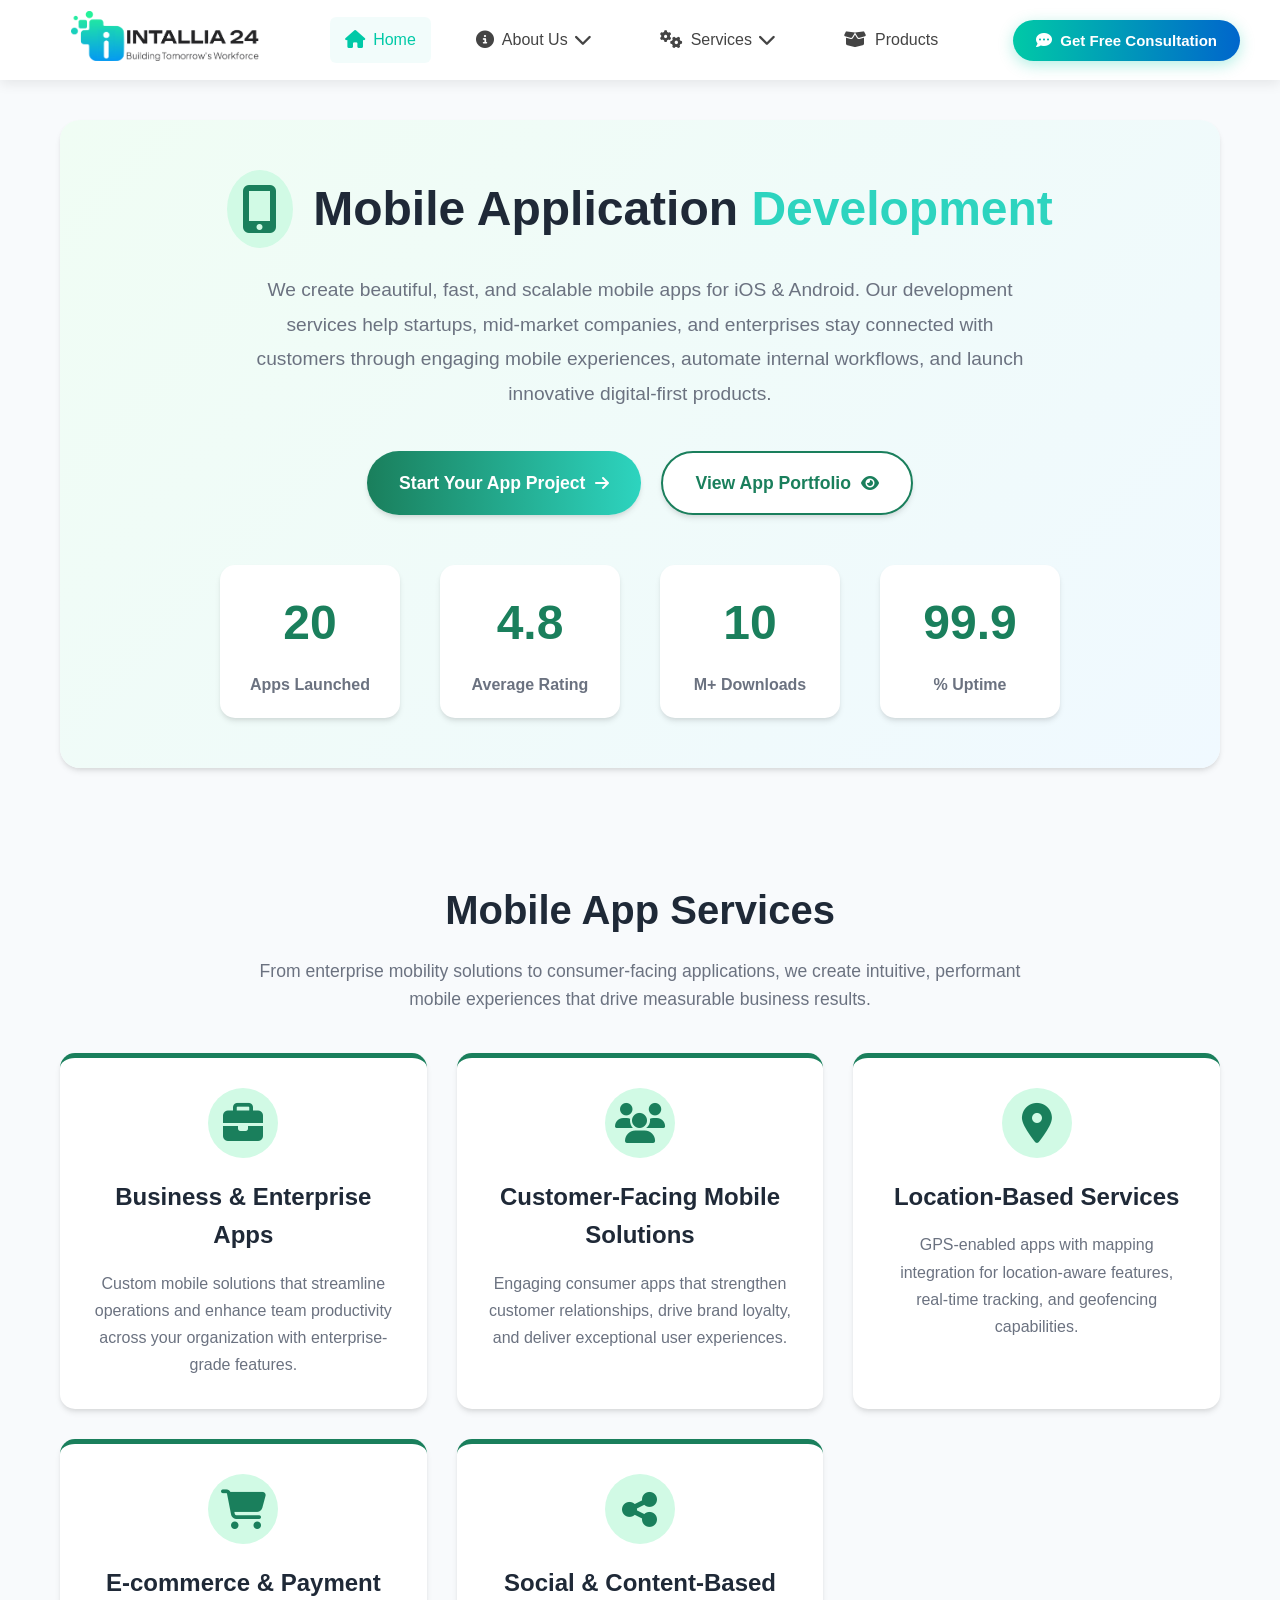
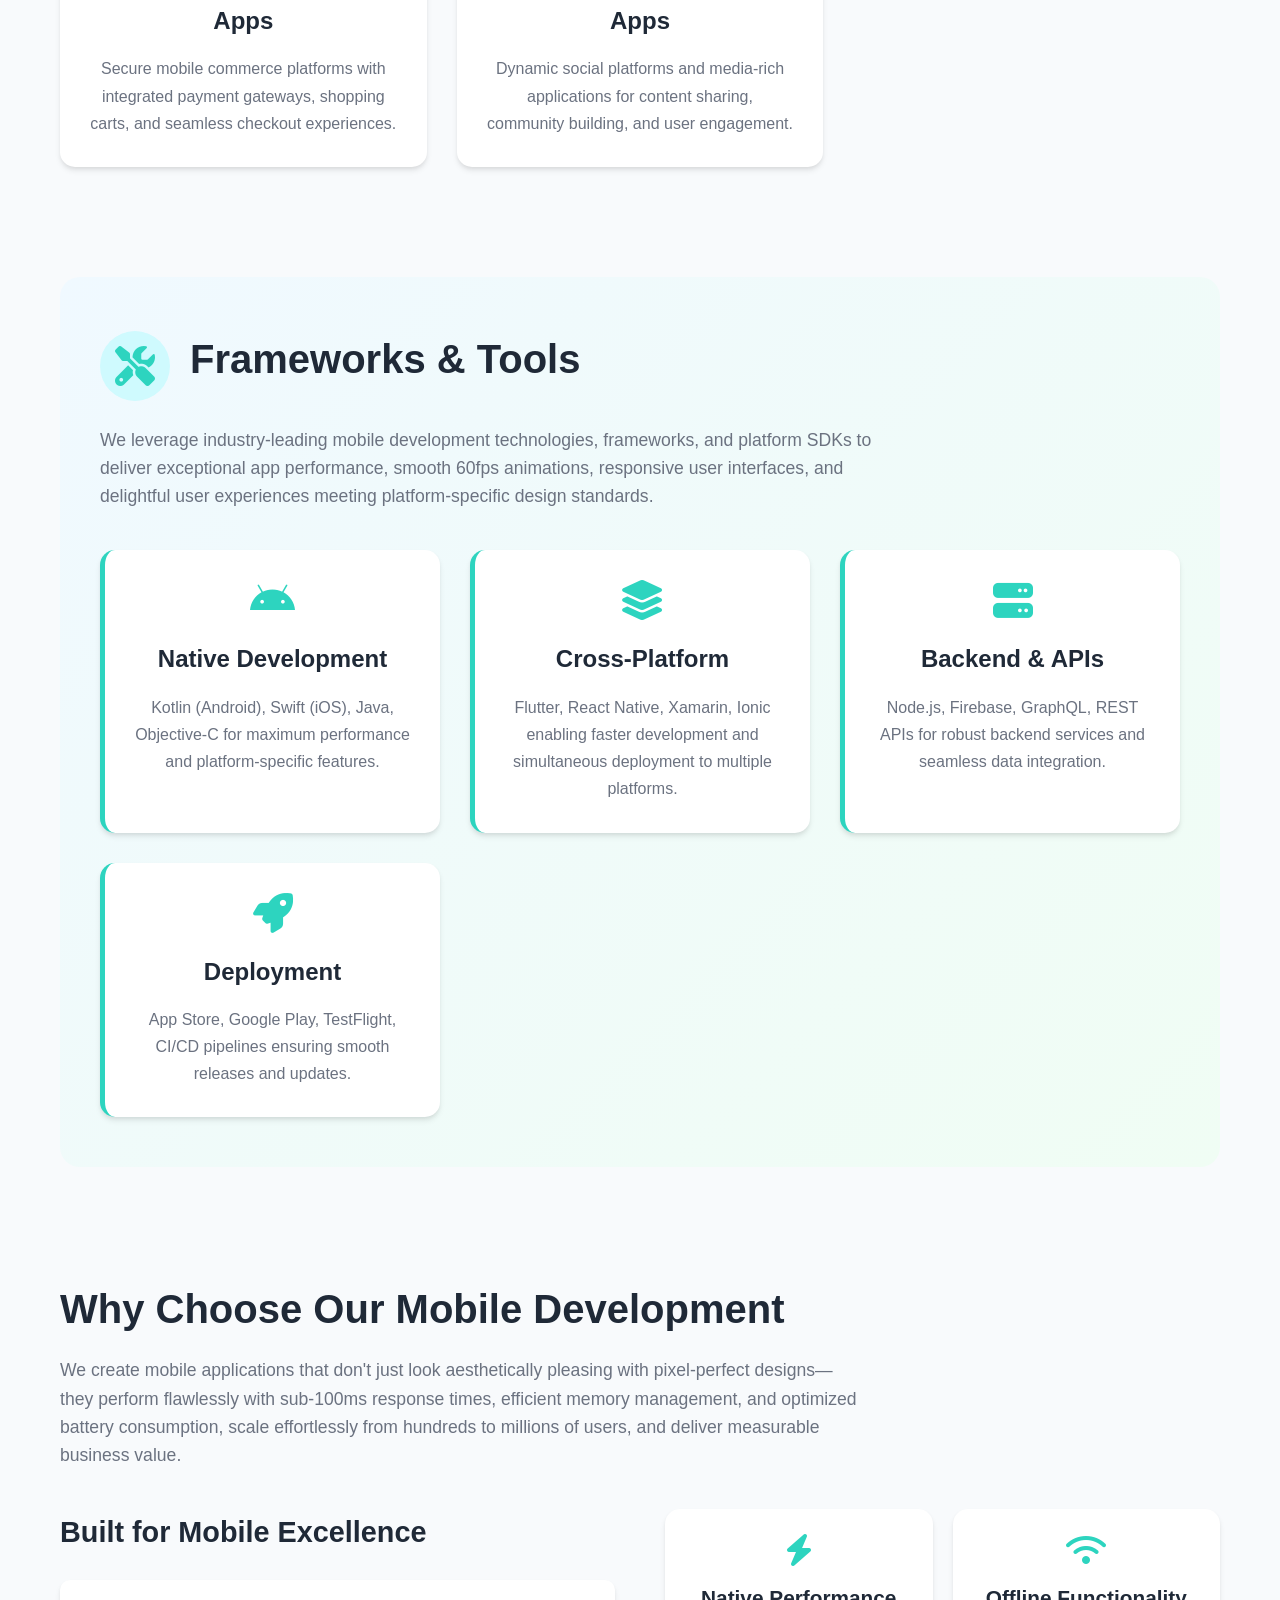
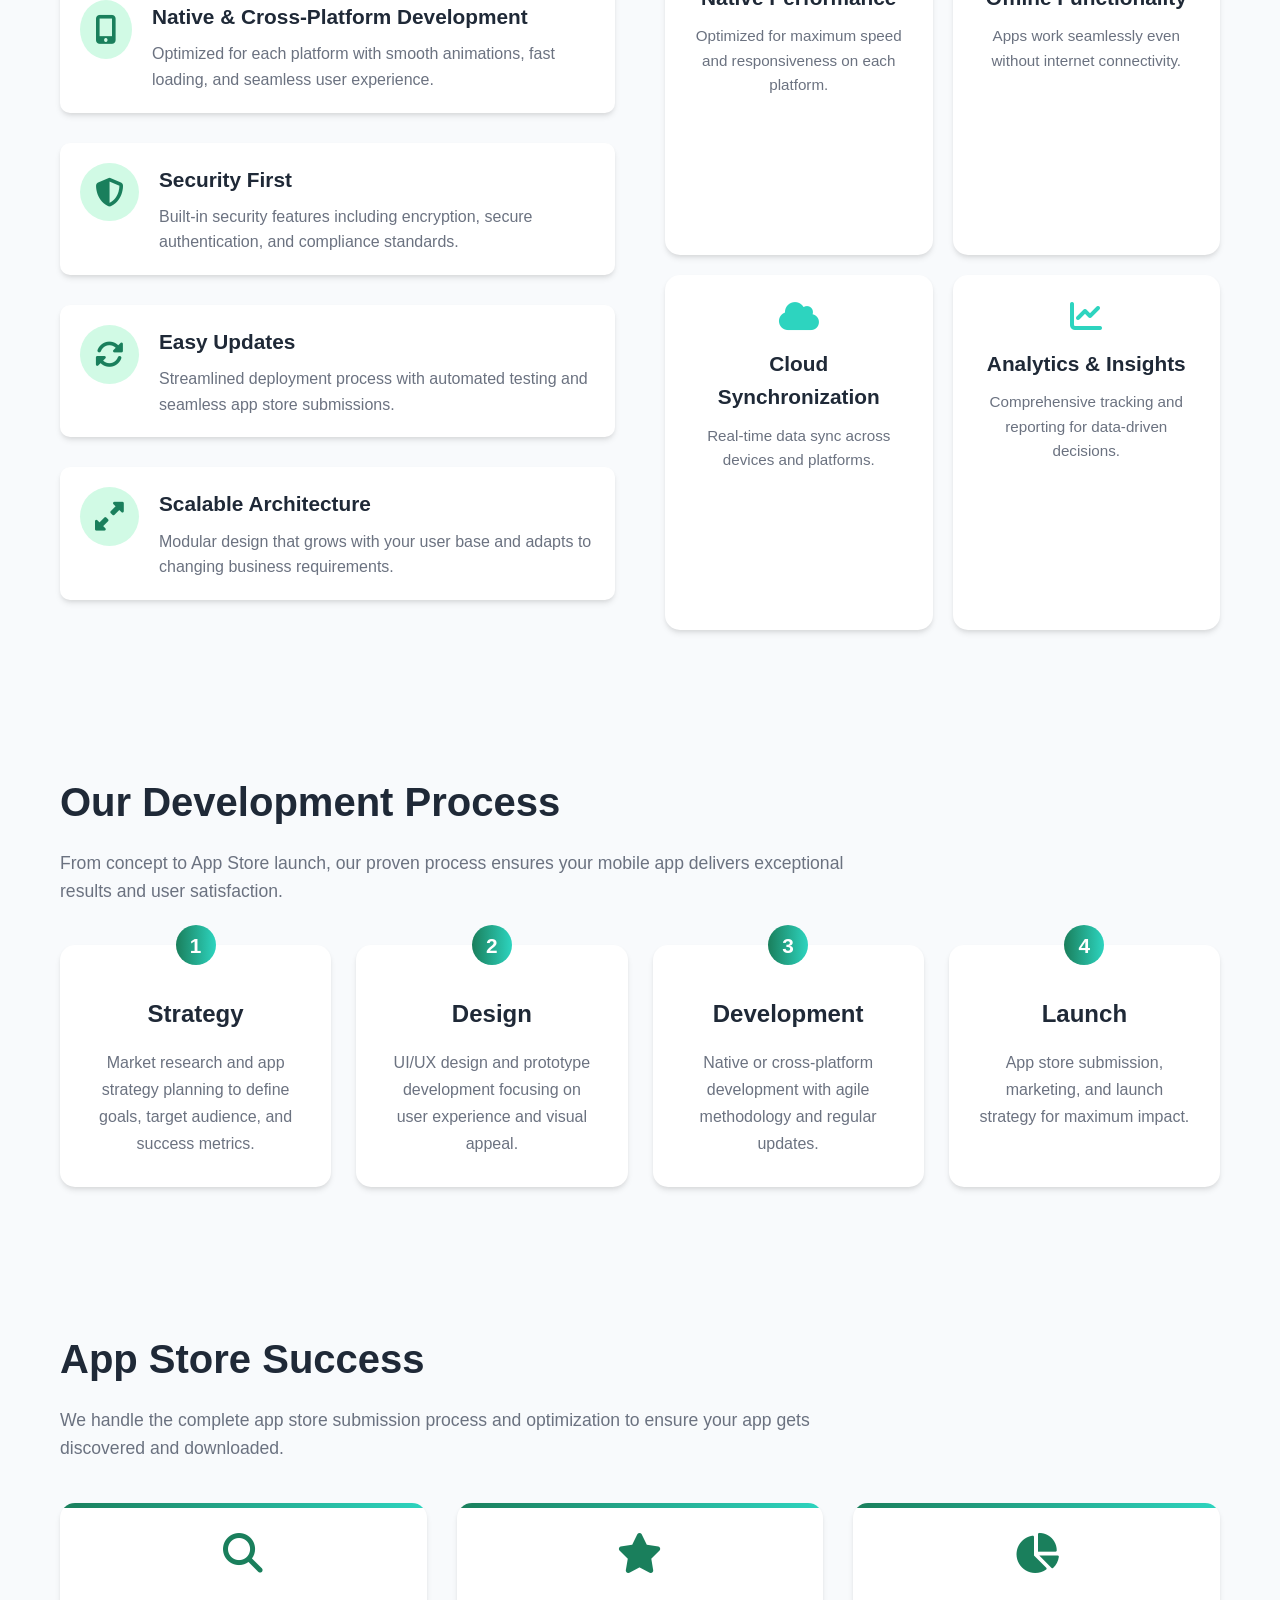
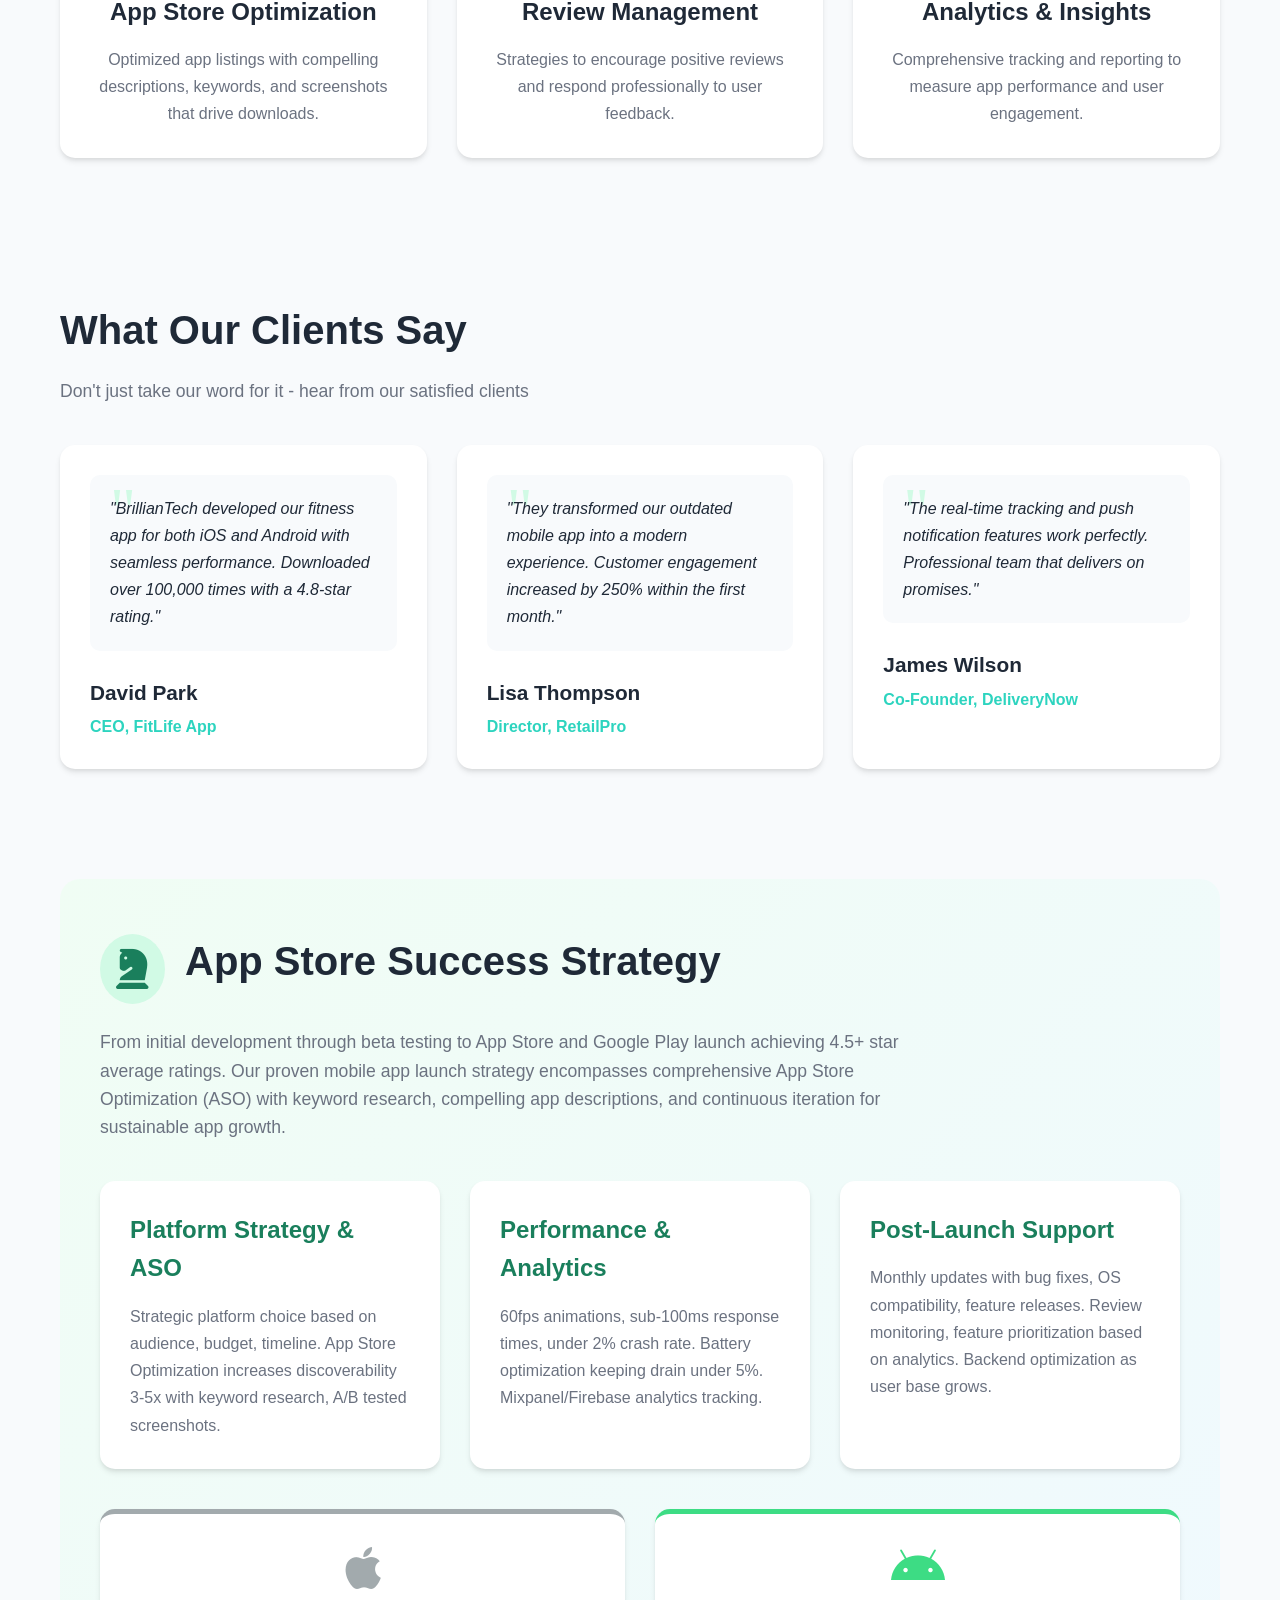
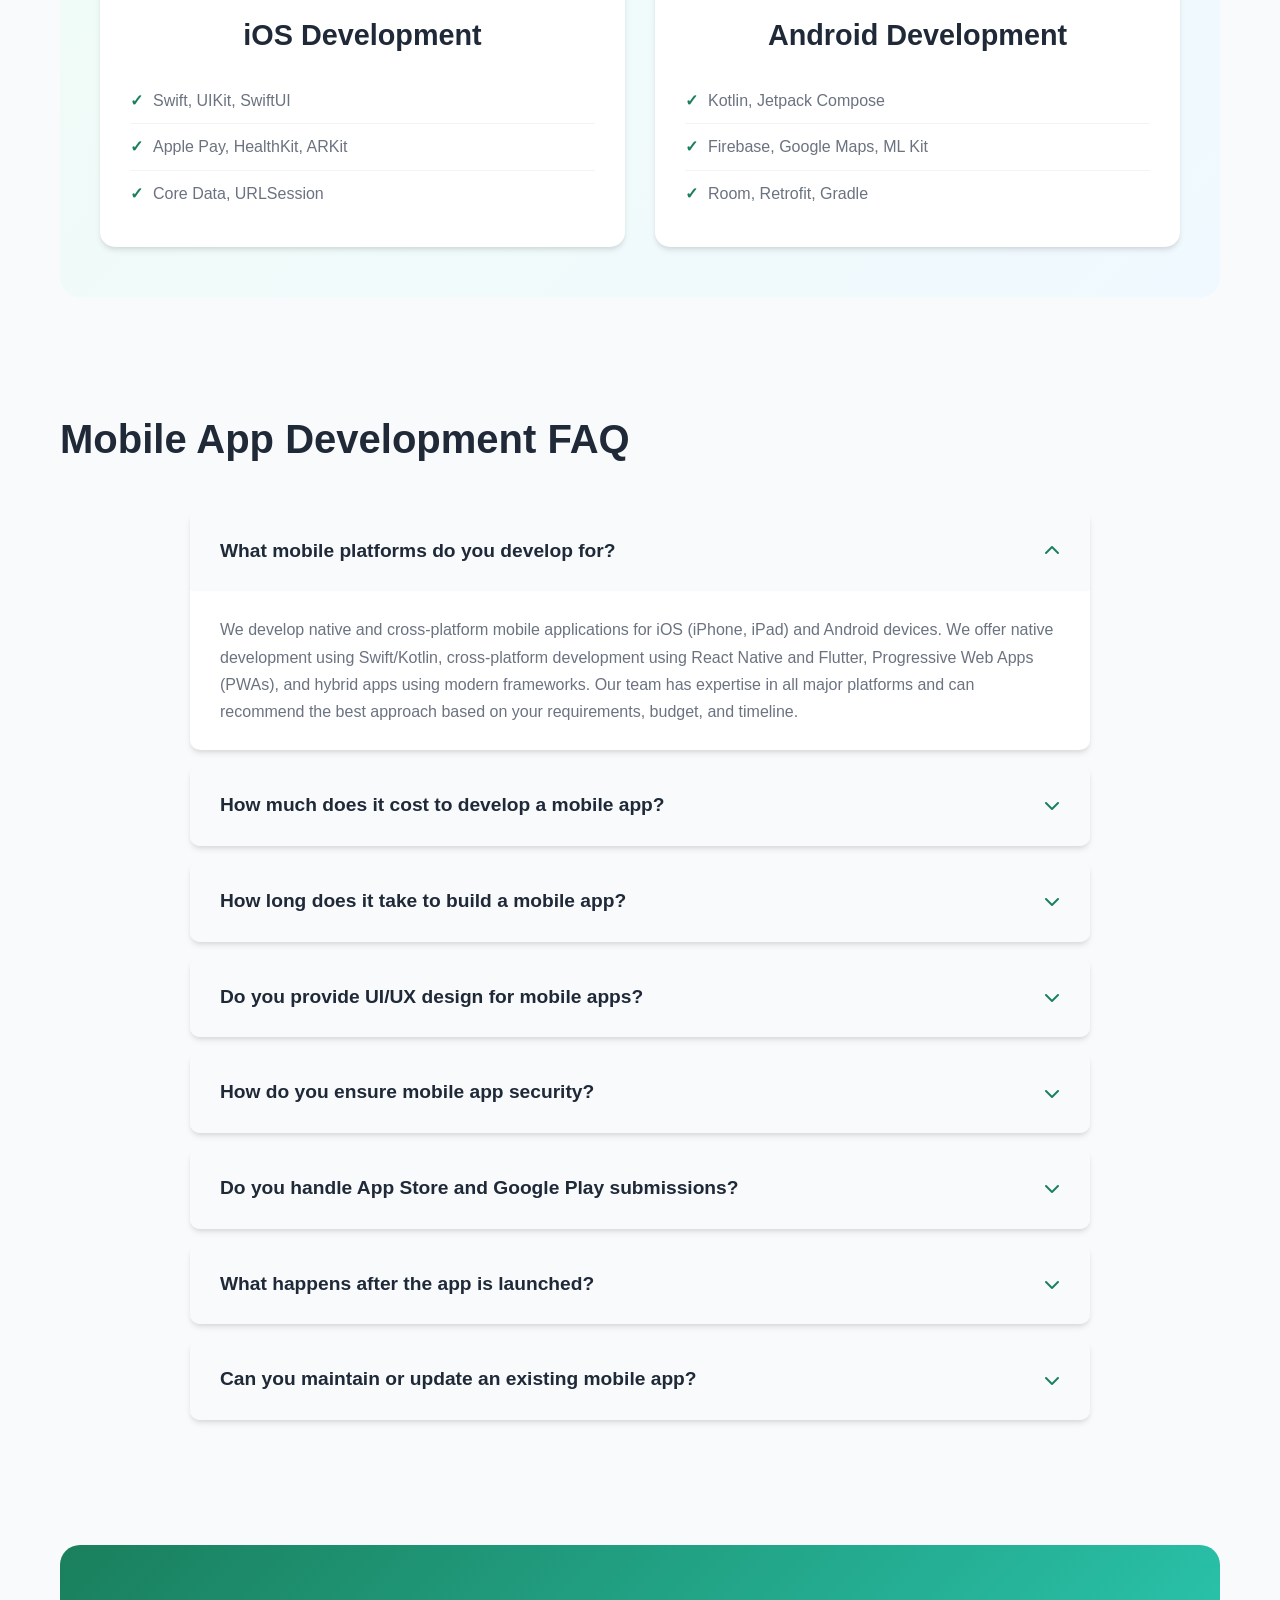
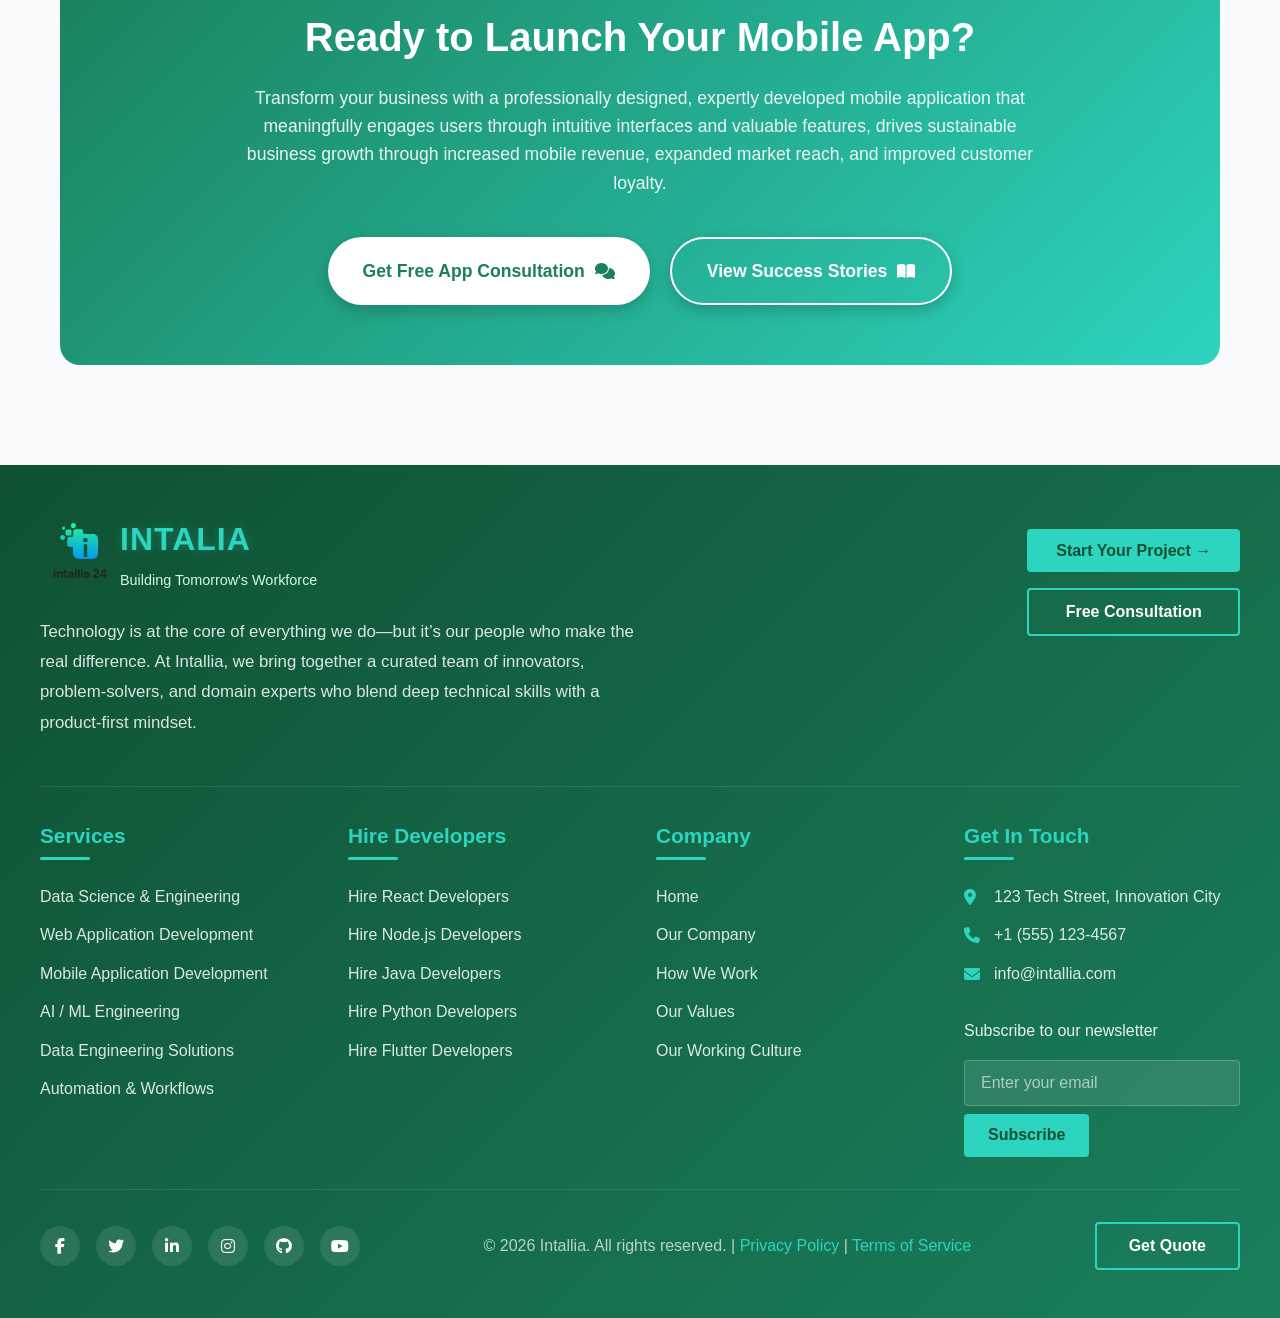
<file: Pages/Services/mobile-application-development.html>
<!doctype html>
<html lang="en">
  <head>
    <meta charset="UTF-8" />
    <meta name="viewport" content="width=device-width, initial-scale=1.0" />
    <title>Mobile Application Development</title>
    <link
      rel="stylesheet"
      href="https://cdnjs.cloudflare.com/ajax/libs/font-awesome/6.4.0/css/all.min.css"
    />
    <link
      href="https://fonts.googleapis.com/css2?family=Poppins:wght@300;400;500;600;700&display=swap"
      rel="stylesheet"
    />
    <link rel="stylesheet" href="../../CSS/mobile-application-development.css" />
    <link rel="stylesheet" href="../../CSS/navbar.css" />
    <link rel="stylesheet" href="../../CSS/footer.css" />
  </head>
  <body>
    <!-- Header & Navigation -->
    <header class="header">
      <nav class="navbar">
        <!-- Logo -->
        <div class="logo-container">
          <div class="logo">
            <div class="logo-text">
              <!-- <span class="logo-main">INTALLA 24</span>
              <span class="logo-sub">Building Tomorrow's Workforce</span> -->
              <a href="/">
                <img src="../../Images/intallia-logo.png" alt="" />
              </a>
            </div>
            <div class="logo-gradient"></div>
          </div>
          <!-- Mobile Menu Toggle -->
          <button class="menu-toggle" id="menuToggle">
            <span class="bar"></span>
            <span class="bar"></span>
            <span class="bar"></span>
          </button>
        </div>

        <!-- Navigation Menu -->
        <ul class="nav-menu" id="navMenu">
          <li class="nav-item">
            <a href="/" class="nav-link active">
              <i class="fas fa-home"></i> Home
            </a>
          </li>

          <!-- About Us Dropdown -->
          <li class="nav-item dropdown">
            <a href="#" class="nav-link dropdown-toggle">
              <i class="fas fa-info-circle"></i> About Us
              <i class="fas fa-chevron-down dropdown-icon"></i>
            </a>
            <ul class="dropdown-menu">
              <li class="dropdown-item">
                <a href="../../Pages/About/about.html">
                  <i class="fas fa-building"></i>
                  <span>Our Company</span>
                </a>
              </li>
              <li class="dropdown-item">
                <a href="../../Pages/About/our-work.html">
                  <i class="fas fa-cogs"></i>
                  <span>How We Work</span>
                </a>
              </li>
              <li class="dropdown-item">
                <a href="../../Pages/About/our-values.html">
                  <i class="fas fa-heart"></i>
                  <span>Our Values</span>
                </a>
              </li>
              <li class="dropdown-item">
                <a href="../../Pages/About/our-working-culture.html">
                  <i class="fas fa-users"></i>
                  <span>Our Working Culture</span>
                </a>
              </li>
            </ul>
          </li>

          <!-- Services Dropdown -->
          <li class="nav-item dropdown">
            <a href="#services" class="nav-link dropdown-toggle">
              <i class="fas fa-cogs"></i> Services
              <i class="fas fa-chevron-down dropdown-icon"></i>
            </a>
            <ul class="dropdown-menu">
              <li class="dropdown-item">
                <a href="../../Pages/Services/data-science-analytics.html">
                  <i class="fas fa-layer-group"></i>
                  <span>Data Science & Analytics</span>
                </a>
              </li>
              <li class="dropdown-item">
                <a href="../../Pages/Services/ai-ml-engineering.html">
                  <i class="fas fa-chart-bar"></i>
                  <span>AL / ML Engineering</span>
                </a>
              </li>
              <li class="dropdown-item">
                <a href="../../Pages/Services/website-development.html">
                  <i class="fas fa-database"></i>
                  <span>Website Development</span>
                </a>
              </li>
              <li class="dropdown-item">
                <a href="../../Pages/Services/mobile-application-development.html">
                  <i class="fas fa-mobile-alt"></i>
                  <span>Mobile Application Development</span>
                </a>
              </li>
              <li class="dropdown-item">
                <a href="../../Pages/Services/data-engineering.html">
                  <i class="fas fa-globe"></i>
                  <span>Data Engineering Solutions</span>
                </a>
              </li>
              <li class="dropdown-item">
                <a href="../../Pages/Services/automation-workflows.html">
                  <i class="fas fa-robot"></i>
                  <span>Automation & Workflows</span>
                </a>
              </li>
              <li class="dropdown-item">
                <a href="#" class="view-more" id="viewMoreServices">
                  <i class="fas fa-eye"></i>
                  <span>View More Services</span>
                </a>
              </li>
            </ul>
          </li>

          <!-- Products -->
          <li class="nav-item">
            <a href="#products" class="nav-link">
              <i class="fas fa-box-open"></i> Products
            </a>
          </li>
        </ul>

        <!-- Get Free Consultation Button -->
        <div class="cta-container">
          <button class="cta-button" id="consultationBtn">
            <i class="fas fa-comment-dots"></i> Get Free Consultation
          </button>
        </div>
      </nav>
    </header>

    <!-- Main Content -->
    <!-- <main class="main-content">
      <div class="container">
        <div class="content-section" id="contentDisplay">
          <h2 id="sectionTitle">Home Content</h2>
          <p id="sectionDescription">
            Welcome to our website! Select any menu item to see detailed
            information about that section.
          </p>
        </div>
      </div>
    </main> -->

    <!-- Consultation Modal -->
    <div class="modal" id="consultationModal">
      <div class="modal-content">
        <div class="modal-header">
          <h3>Get Free Consultation</h3>
          <button class="close-modal" id="closeModal">&times;</button>
        </div>
        <div class="modal-body">
          <p>
            Fill out the form below and our experts will contact you within 24
            hours.
          </p>
          <form id="consultationForm">
            <div class="form-group">
              <input type="text" placeholder="Your Name" required />
            </div>
            <div class="form-group">
              <input type="email" placeholder="Email Address" required />
            </div>
            <div class="form-group">
              <input type="tel" placeholder="Phone Number" />
            </div>
            <div class="form-group">
              <select required>
                <option value="" disabled selected>Select Service</option>
                <option value="fullstack">Full Stack Development</option>
                <option value="analytics">Data Analytics</option>
                <option value="datascience">Data Science</option>
                <option value="mobile">Mobile Application Development</option>
                <option value="web">Web Application Development</option>
                <option value="ai">AI Powered Platform</option>
              </select>
            </div>
            <button type="submit" class="submit-btn">Submit Request</button>
          </form>
        </div>
      </div>
    </div>

    <!-- Main Content Container -->
    <main class="mobile-dev-container">
      <!-- Hero Section -->
      <section class="hero-section">
        <div class="hero-content">
          <div class="title-container">
            <i class="fas fa-mobile-alt title-icon"></i>
            <h1 class="main-title">
              Mobile Application <span class="highlight">Development</span>
            </h1>
          </div>
          <p class="hero-description">
            We create beautiful, fast, and scalable mobile apps for iOS &
            Android. Our development services help startups, mid-market
            companies, and enterprises stay connected with customers through
            engaging mobile experiences, automate internal workflows, and launch
            innovative digital-first products.
          </p>
          <div class="hero-buttons">
            <a href="#" class="btn-primary1"
              >Start Your App Project <i class="fas fa-arrow-right"></i
            ></a>
            <a href="#" class="btn-secondary1"
              >View App Portfolio <i class="fas fa-eye"></i
            ></a>
          </div>
          <div class="stats-container">
            <div class="stat-item">
              <div class="counter" data-target="20">0</div>
              <p>Apps Launched</p>
            </div>
            <div class="stat-item">
              <div class="counter" data-target="4.8">0</div>
              <p>Average Rating</p>
            </div>
            <div class="stat-item">
              <div class="counter" data-target="10">0</div>
              <p>M+ Downloads</p>
            </div>
            <div class="stat-item">
              <div class="counter" data-target="99.9">0</div>
              <p>% Uptime</p>
            </div>
          </div>
        </div>
      </section>

      <!-- Mobile App Services Section -->
      <section class="services-section">
        <h2 class="section-title">Mobile App Services</h2>
        <p class="section-description">
          From enterprise mobility solutions to consumer-facing applications, we
          create intuitive, performant mobile experiences that drive measurable
          business results.
        </p>
        <div class="services-cards">
          <div class="service-card">
            <i class="fas fa-briefcase service-icon"></i>
            <h3>Business & Enterprise Apps</h3>
            <p>
              Custom mobile solutions that streamline operations and enhance
              team productivity across your organization with enterprise-grade
              features.
            </p>
          </div>
          <div class="service-card">
            <i class="fas fa-users service-icon"></i>
            <h3>Customer-Facing Mobile Solutions</h3>
            <p>
              Engaging consumer apps that strengthen customer relationships,
              drive brand loyalty, and deliver exceptional user experiences.
            </p>
          </div>
          <div class="service-card">
            <i class="fas fa-map-marker-alt service-icon"></i>
            <h3>Location-Based Services</h3>
            <p>
              GPS-enabled apps with mapping integration for location-aware
              features, real-time tracking, and geofencing capabilities.
            </p>
          </div>
          <div class="service-card">
            <i class="fas fa-shopping-cart service-icon"></i>
            <h3>E-commerce & Payment Apps</h3>
            <p>
              Secure mobile commerce platforms with integrated payment gateways,
              shopping carts, and seamless checkout experiences.
            </p>
          </div>
          <div class="service-card">
            <i class="fas fa-share-alt service-icon"></i>
            <h3>Social & Content-Based Apps</h3>
            <p>
              Dynamic social platforms and media-rich applications for content
              sharing, community building, and user engagement.
            </p>
          </div>
        </div>
      </section>

      <!-- Frameworks & Tools Section -->
      <section class="frameworks-section">
        <div class="section-header">
          <i class="fas fa-tools framework-icon"></i>
          <h2 class="section-title">Frameworks & Tools</h2>
        </div>
        <p class="section-description">
          We leverage industry-leading mobile development technologies,
          frameworks, and platform SDKs to deliver exceptional app performance,
          smooth 60fps animations, responsive user interfaces, and delightful
          user experiences meeting platform-specific design standards.
        </p>
        <div class="framework-cards">
          <div class="framework-card">
            <i class="fab fa-android card-icon"></i>
            <h3>Native Development</h3>
            <p>
              Kotlin (Android), Swift (iOS), Java, Objective-C for maximum
              performance and platform-specific features.
            </p>
          </div>
          <div class="framework-card">
            <i class="fas fa-layer-group card-icon"></i>
            <h3>Cross-Platform</h3>
            <p>
              Flutter, React Native, Xamarin, Ionic enabling faster development
              and simultaneous deployment to multiple platforms.
            </p>
          </div>
          <div class="framework-card">
            <i class="fas fa-server card-icon"></i>
            <h3>Backend & APIs</h3>
            <p>
              Node.js, Firebase, GraphQL, REST APIs for robust backend services
              and seamless data integration.
            </p>
          </div>
          <div class="framework-card">
            <i class="fas fa-rocket card-icon"></i>
            <h3>Deployment</h3>
            <p>
              App Store, Google Play, TestFlight, CI/CD pipelines ensuring
              smooth releases and updates.
            </p>
          </div>
        </div>
      </section>

      <!-- Why Choose Our Mobile Development Section -->
      <section class="why-choose-section">
        <h2 class="section-title">Why Choose Our Mobile Development</h2>
        <p class="section-description">
          We create mobile applications that don't just look aesthetically
          pleasing with pixel-perfect designs—they perform flawlessly with
          sub-100ms response times, efficient memory management, and optimized
          battery consumption, scale effortlessly from hundreds to millions of
          users, and deliver measurable business value.
        </p>
        <div class="why-choose-content">
          <div class="excellence-list">
            <h3>Built for Mobile Excellence</h3>
            <div class="excellence-item">
              <i class="fas fa-mobile-alt"></i>
              <div>
                <h4>Native & Cross-Platform Development</h4>
                <p>
                  Optimized for each platform with smooth animations, fast
                  loading, and seamless user experience.
                </p>
              </div>
            </div>
            <div class="excellence-item">
              <i class="fas fa-shield-alt"></i>
              <div>
                <h4>Security First</h4>
                <p>
                  Built-in security features including encryption, secure
                  authentication, and compliance standards.
                </p>
              </div>
            </div>
            <div class="excellence-item">
              <i class="fas fa-sync-alt"></i>
              <div>
                <h4>Easy Updates</h4>
                <p>
                  Streamlined deployment process with automated testing and
                  seamless app store submissions.
                </p>
              </div>
            </div>
            <div class="excellence-item">
              <i class="fas fa-expand-alt"></i>
              <div>
                <h4>Scalable Architecture</h4>
                <p>
                  Modular design that grows with your user base and adapts to
                  changing business requirements.
                </p>
              </div>
            </div>
          </div>
          <div class="feature-cards">
            <div class="feature-card">
              <i class="fas fa-bolt"></i>
              <h4>Native Performance</h4>
              <p>
                Optimized for maximum speed and responsiveness on each platform.
              </p>
            </div>
            <div class="feature-card">
              <i class="fas fa-wifi"></i>
              <h4>Offline Functionality</h4>
              <p>Apps work seamlessly even without internet connectivity.</p>
            </div>
            <div class="feature-card">
              <i class="fas fa-cloud"></i>
              <h4>Cloud Synchronization</h4>
              <p>Real-time data sync across devices and platforms.</p>
            </div>
            <div class="feature-card">
              <i class="fas fa-chart-line"></i>
              <h4>Analytics & Insights</h4>
              <p>
                Comprehensive tracking and reporting for data-driven decisions.
              </p>
            </div>
          </div>
        </div>
      </section>

      <!-- Our Development Process Section -->
      <section class="process-section">
        <h2 class="section-title">Our Development Process</h2>
        <p class="section-description">
          From concept to App Store launch, our proven process ensures your
          mobile app delivers exceptional results and user satisfaction.
        </p>
        <div class="process-cards">
          <div class="process-card">
            <div class="process-number">1</div>
            <h3>Strategy</h3>
            <p>
              Market research and app strategy planning to define goals, target
              audience, and success metrics.
            </p>
          </div>
          <div class="process-card">
            <div class="process-number">2</div>
            <h3>Design</h3>
            <p>
              UI/UX design and prototype development focusing on user experience
              and visual appeal.
            </p>
          </div>
          <div class="process-card">
            <div class="process-number">3</div>
            <h3>Development</h3>
            <p>
              Native or cross-platform development with agile methodology and
              regular updates.
            </p>
          </div>
          <div class="process-card">
            <div class="process-number">4</div>
            <h3>Launch</h3>
            <p>
              App store submission, marketing, and launch strategy for maximum
              impact.
            </p>
          </div>
        </div>
      </section>

      <!-- App Store Success Section -->
      <section class="appstore-section">
        <h2 class="section-title">App Store Success</h2>
        <p class="section-description">
          We handle the complete app store submission process and optimization
          to ensure your app gets discovered and downloaded.
        </p>
        <div class="appstore-cards">
          <div class="appstore-card">
            <i class="fas fa-search appstore-icon"></i>
            <h3>App Store Optimization</h3>
            <p>
              Optimized app listings with compelling descriptions, keywords, and
              screenshots that drive downloads.
            </p>
          </div>
          <div class="appstore-card">
            <i class="fas fa-star appstore-icon"></i>
            <h3>Review Management</h3>
            <p>
              Strategies to encourage positive reviews and respond
              professionally to user feedback.
            </p>
          </div>
          <div class="appstore-card">
            <i class="fas fa-chart-pie appstore-icon"></i>
            <h3>Analytics & Insights</h3>
            <p>
              Comprehensive tracking and reporting to measure app performance
              and user engagement.
            </p>
          </div>
        </div>
      </section>

      <!-- What Our Clients Say Section -->
      <section class="testimonials-section">
        <h2 class="section-title">What Our Clients Say</h2>
        <p class="section-description">
          Don't just take our word for it - hear from our satisfied clients
        </p>
        <div class="testimonial-cards">
          <div class="testimonial-card">
            <div class="testimonial-content">
              <p>
                "BrillianTech developed our fitness app for both iOS and Android
                with seamless performance. Downloaded over 100,000 times with a
                4.8-star rating."
              </p>
            </div>
            <div class="testimonial-author">
              <h4>David Park</h4>
              <p>CEO, FitLife App</p>
            </div>
          </div>
          <div class="testimonial-card">
            <div class="testimonial-content">
              <p>
                "They transformed our outdated mobile app into a modern
                experience. Customer engagement increased by 250% within the
                first month."
              </p>
            </div>
            <div class="testimonial-author">
              <h4>Lisa Thompson</h4>
              <p>Director, RetailPro</p>
            </div>
          </div>
          <div class="testimonial-card">
            <div class="testimonial-content">
              <p>
                "The real-time tracking and push notification features work
                perfectly. Professional team that delivers on promises."
              </p>
            </div>
            <div class="testimonial-author">
              <h4>James Wilson</h4>
              <p>Co-Founder, DeliveryNow</p>
            </div>
          </div>
        </div>
      </section>

      <!-- App Store Success Strategy Section -->
      <section class="strategy-section">
        <div class="section-header">
          <i class="fas fa-chess-knight strategy-icon"></i>
          <h2 class="section-title">App Store Success Strategy</h2>
        </div>
        <p class="section-description">
          From initial development through beta testing to App Store and Google
          Play launch achieving 4.5+ star average ratings. Our proven mobile app
          launch strategy encompasses comprehensive App Store Optimization (ASO)
          with keyword research, compelling app descriptions, and continuous
          iteration for sustainable app growth.
        </p>
        <div class="strategy-cards">
          <div class="strategy-card">
            <h3>Platform Strategy & ASO</h3>
            <p>
              Strategic platform choice based on audience, budget, timeline. App
              Store Optimization increases discoverability 3-5x with keyword
              research, A/B tested screenshots.
            </p>
          </div>
          <div class="strategy-card">
            <h3>Performance & Analytics</h3>
            <p>
              60fps animations, sub-100ms response times, under 2% crash rate.
              Battery optimization keeping drain under 5%. Mixpanel/Firebase
              analytics tracking.
            </p>
          </div>
          <div class="strategy-card">
            <h3>Post-Launch Support</h3>
            <p>
              Monthly updates with bug fixes, OS compatibility, feature
              releases. Review monitoring, feature prioritization based on
              analytics. Backend optimization as user base grows.
            </p>
          </div>
        </div>
        <div class="platform-cards">
          <div class="platform-card ios-card">
            <i class="fab fa-apple platform-icon"></i>
            <h3>iOS Development</h3>
            <ul>
              <li>Swift, UIKit, SwiftUI</li>
              <li>Apple Pay, HealthKit, ARKit</li>
              <li>Core Data, URLSession</li>
            </ul>
          </div>
          <div class="platform-card android-card">
            <i class="fab fa-android platform-icon"></i>
            <h3>Android Development</h3>
            <ul>
              <li>Kotlin, Jetpack Compose</li>
              <li>Firebase, Google Maps, ML Kit</li>
              <li>Room, Retrofit, Gradle</li>
            </ul>
          </div>
        </div>
      </section>

      <!-- Mobile App Development FAQ Section -->
      <section class="faq-section">
        <h2 class="section-title">Mobile App Development FAQ</h2>
        <div class="faq-container">
          <div class="faq-item">
            <div class="faq-question">
              <h3>What mobile platforms do you develop for?</h3>
              <i class="fas fa-chevron-down"></i>
            </div>
            <div class="faq-answer">
              <p>
                We develop native and cross-platform mobile applications for iOS
                (iPhone, iPad) and Android devices. We offer native development
                using Swift/Kotlin, cross-platform development using React
                Native and Flutter, Progressive Web Apps (PWAs), and hybrid apps
                using modern frameworks. Our team has expertise in all major
                platforms and can recommend the best approach based on your
                requirements, budget, and timeline.
              </p>
            </div>
          </div>
          <div class="faq-item">
            <div class="faq-question">
              <h3>How much does it cost to develop a mobile app?</h3>
              <i class="fas fa-chevron-down"></i>
            </div>
            <div class="faq-answer">
              <p>
                The cost of mobile app development varies depending on
                complexity, features, platforms, and design requirements. Simple
                apps can start from $10,000, while more complex enterprise
                solutions can range from $50,000 to $200,000+. We provide
                detailed project estimates after understanding your specific
                requirements.
              </p>
            </div>
          </div>
          <div class="faq-item">
            <div class="faq-question">
              <h3>How long does it take to build a mobile app?</h3>
              <i class="fas fa-chevron-down"></i>
            </div>
            <div class="faq-answer">
              <p>
                Development timelines depend on app complexity. A basic MVP can
                be delivered in 2-3 months, while more sophisticated
                applications typically take 4-6 months. Our agile development
                process ensures regular deliverables and flexibility to adjust
                scope as needed.
              </p>
            </div>
          </div>
          <div class="faq-item">
            <div class="faq-question">
              <h3>Do you provide UI/UX design for mobile apps?</h3>
              <i class="fas fa-chevron-down"></i>
            </div>
            <div class="faq-answer">
              <p>
                Yes, we have a dedicated team of UI/UX designers who create
                intuitive, user-friendly designs following platform-specific
                guidelines (Material Design for Android, Human Interface
                Guidelines for iOS). Our design process includes user research,
                wireframing, prototyping, and usability testing.
              </p>
            </div>
          </div>
          <div class="faq-item">
            <div class="faq-question">
              <h3>How do you ensure mobile app security?</h3>
              <i class="fas fa-chevron-down"></i>
            </div>
            <div class="faq-answer">
              <p>
                We implement multiple security layers including data encryption,
                secure authentication (OAuth, biometrics), secure API
                communication (HTTPS, SSL pinning), code obfuscation, and
                regular security testing. We follow OWASP Mobile Security
                guidelines and conduct penetration testing before launch.
              </p>
            </div>
          </div>
          <div class="faq-item">
            <div class="faq-question">
              <h3>Do you handle App Store and Google Play submissions?</h3>
              <i class="fas fa-chevron-down"></i>
            </div>
            <div class="faq-answer">
              <p>
                Yes, we manage the complete app submission process including
                preparing store assets (screenshots, descriptions), configuring
                store listings, handling developer accounts, and navigating
                review processes. We have a 95%+ first-time approval rate due to
                our expertise with platform guidelines.
              </p>
            </div>
          </div>
          <div class="faq-item">
            <div class="faq-question">
              <h3>What happens after the app is launched?</h3>
              <i class="fas fa-chevron-down"></i>
            </div>
            <div class="faq-answer">
              <p>
                We provide post-launch support including monitoring, bug fixes,
                performance optimization, and updates for new OS versions. We
                also offer maintenance packages for ongoing improvements,
                feature additions, and analytics review to ensure your app
                continues to meet business goals.
              </p>
            </div>
          </div>
          <div class="faq-item">
            <div class="faq-question">
              <h3>Can you maintain or update an existing mobile app?</h3>
              <i class="fas fa-chevron-down"></i>
            </div>
            <div class="faq-answer">
              <p>
                Yes, we offer app maintenance and update services. We can
                analyze your existing codebase, suggest improvements, fix bugs,
                add new features, and ensure compatibility with the latest OS
                versions. Our team works with both native and cross-platform
                codebases.
              </p>
            </div>
          </div>
        </div>
      </section>

      <!-- Ready to Launch Section -->
      <section class="launch-section">
        <h2 class="section-title">Ready to Launch Your Mobile App?</h2>
        <p class="section-description">
          Transform your business with a professionally designed, expertly
          developed mobile application that meaningfully engages users through
          intuitive interfaces and valuable features, drives sustainable
          business growth through increased mobile revenue, expanded market
          reach, and improved customer loyalty.
        </p>
        <div class="launch-buttons">
          <a href="#" class="btn-launch-primary"
            >Get Free App Consultation <i class="fas fa-comments"></i
          ></a>
          <a href="#" class="btn-launch-secondary"
            >View Success Stories <i class="fas fa-book-open"></i
          ></a>
        </div>
      </section>
    </main>

    <!-- Footer -->
    <footer class="footer-section">
      <div class="footer-container">
        <!-- Top Section with Logo and Tagline -->
        <div class="footer-top">
          <div class="footer-logo-container">
            <div class="logo-wrapper">
              <img
                src="../../Images/logo1.png"
                alt="Intallia Logo"
                class="footer-logo"
              />
              <div class="logo-text">
                <span class="logo-top">INTALIA</span>
                <span class="logo-bottom">Building Tomorrow's Workforce</span>
              </div>
            </div>
            <p class="footer-tagline">
              Technology is at the core of everything we do—but it’s our people
              who make the real difference. At Intallia, we bring together a
              curated team of innovators, problem-solvers, and domain experts
              who blend deep technical skills with a product-first mindset.
            </p>
          </div>

          <div class="footer-cta">
            <button class="btn-primary">Start Your Project →</button>
            <button class="btn-secondary">Free Consultation</button>
          </div>
        </div>

        <!-- Middle Section with Services, Developers, Company Links -->
        <div class="footer-middle">
          <div class="footer-column">
            <h3 class="footer-heading">Services</h3>
            <ul class="footer-links">
              <li>
                <a href="../../Pages/Services/data-science-analytics.html"
                  >Data Science & Engineering</a
                >
              </li>
              <li>
                <a href="../../Pages/Services/website-development.html"
                  >Web Application Development</a
                >
              </li>
              <li>
                <a href="../../Pages/Services/mobile-application-development.html"
                  >Mobile Application Development</a
                >
              </li>
              <li>
                <a href="../../Pages/Services/ai-ml-engineering.html"
                  >AI / ML Engineering</a
                >
              </li>
              <li>
                <a href="../../Pages/Services/data-engineering.html"
                  >Data Engineering Solutions</a
                >
              </li>
              <li>
                <a href="../../Pages/Services/automation-workflows.html"
                  >Automation & Workflows</a
                >
              </li>
            </ul>
          </div>

          <div class="footer-column">
            <h3 class="footer-heading">Hire Developers</h3>
            <ul class="footer-links">
              <li><a href="#">Hire React Developers</a></li>
              <li><a href="#">Hire Node.js Developers</a></li>
              <li><a href="#">Hire Java Developers</a></li>
              <li><a href="#">Hire Python Developers</a></li>
              <li><a href="#">Hire Flutter Developers</a></li>
            </ul>
          </div>

          <div class="footer-column">
            <h3 class="footer-heading">Company</h3>
            <ul class="footer-links">
              <li><a href="/">Home</a></li>
              <li><a href="../../Pages/About/about.html">Our Company</a></li>
              <li><a href="../../Pages/About/our-work.html">How We Work</a></li>
              <li><a href="../../Pages/About/our-values.html">Our Values</a></li>
              <li>
                <a href="../../Pages/About/our-working-culture.html"
                  >Our Working Culture</a
                >
              </li>
            </ul>
          </div>

          <div class="footer-column">
            <h3 class="footer-heading">Get In Touch</h3>
            <div class="contact-info">
              <p>
                <i class="fas fa-map-marker-alt"></i> 123 Tech Street,
                Innovation City
              </p>
              <p><i class="fas fa-phone"></i> +1 (555) 123-4567</p>
              <p><i class="fas fa-envelope"></i> info@intallia.com</p>
            </div>

            <div class="newsletter">
              <h4>Subscribe to our newsletter</h4>
              <div class="newsletter-form">
                <input type="email" placeholder="Enter your email" />
                <button class="btn-subscribe">Subscribe</button>
              </div>
            </div>
          </div>
        </div>

        <!-- Bottom Section with Social Media and Copyright -->
        <div class="footer-bottom">
          <div class="social-icons">
            <a href="#" class="social-icon" title="Facebook">
              <i class="fab fa-facebook-f"></i>
              <span class="icon-bg"></span>
            </a>
            <a href="#" class="social-icon" title="Twitter">
              <i class="fab fa-twitter"></i>
              <span class="icon-bg"></span>
            </a>
            <a href="#" class="social-icon" title="LinkedIn">
              <i class="fab fa-linkedin-in"></i>
              <span class="icon-bg"></span>
            </a>
            <a href="#" class="social-icon" title="Instagram">
              <i class="fab fa-instagram"></i>
              <span class="icon-bg"></span>
            </a>
            <a href="#" class="social-icon" title="GitHub">
              <i class="fab fa-github"></i>
              <span class="icon-bg"></span>
            </a>
            <a href="#" class="social-icon" title="YouTube">
              <i class="fab fa-youtube"></i>
              <span class="icon-bg"></span>
            </a>
          </div>

          <div class="copyright">
            <p>
              &copy; <span id="current-year">2024</span> Intallia. All rights
              reserved. | <a href="#">Privacy Policy</a> |
              <a href="#">Terms of Service</a>
            </p>
          </div>

          <div class="footer-quote">
            <button class="btn-quote">Get Quote</button>
          </div>
        </div>
      </div>
    </footer>

    <script src="../../JS/mobile-application-development.js"></script>
    <script src="../../JS/script.js"></script>
    <script src="../../JS/footer.js"></script>
  </body>
</html>
</file>
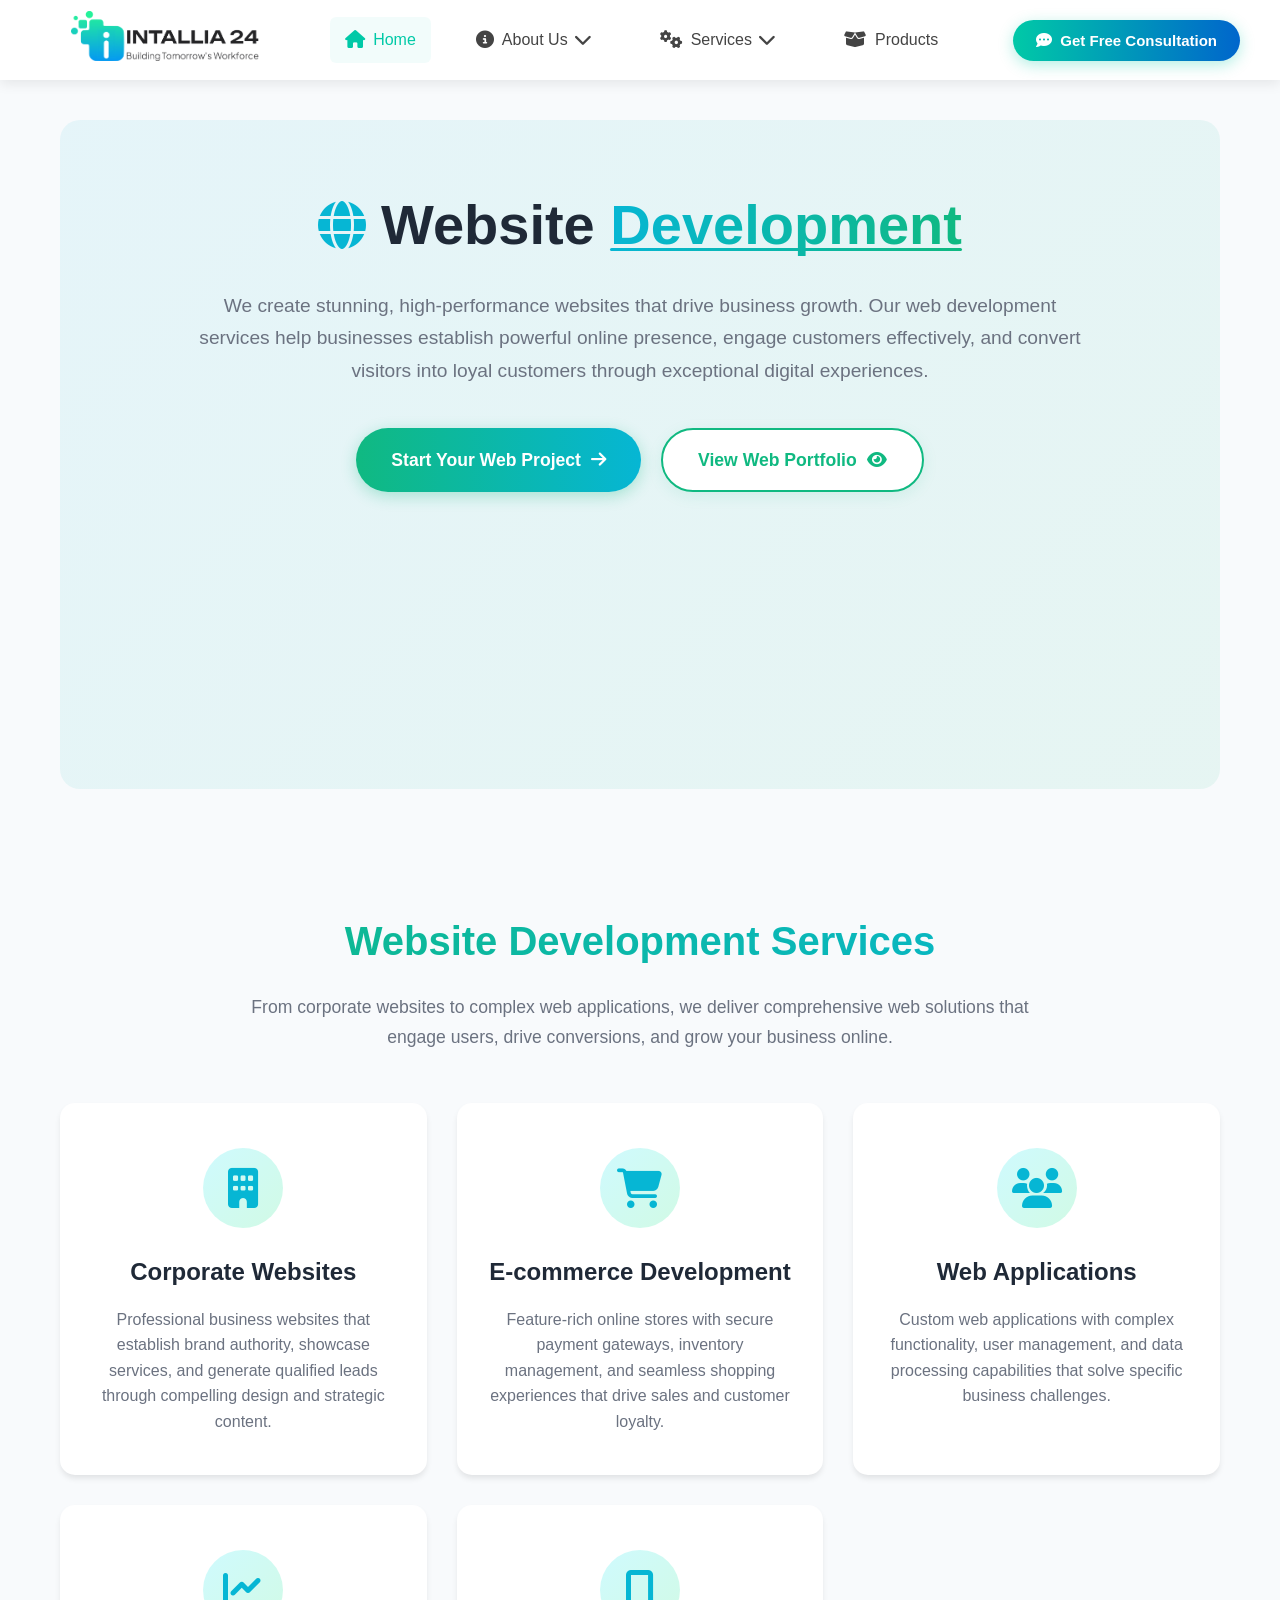
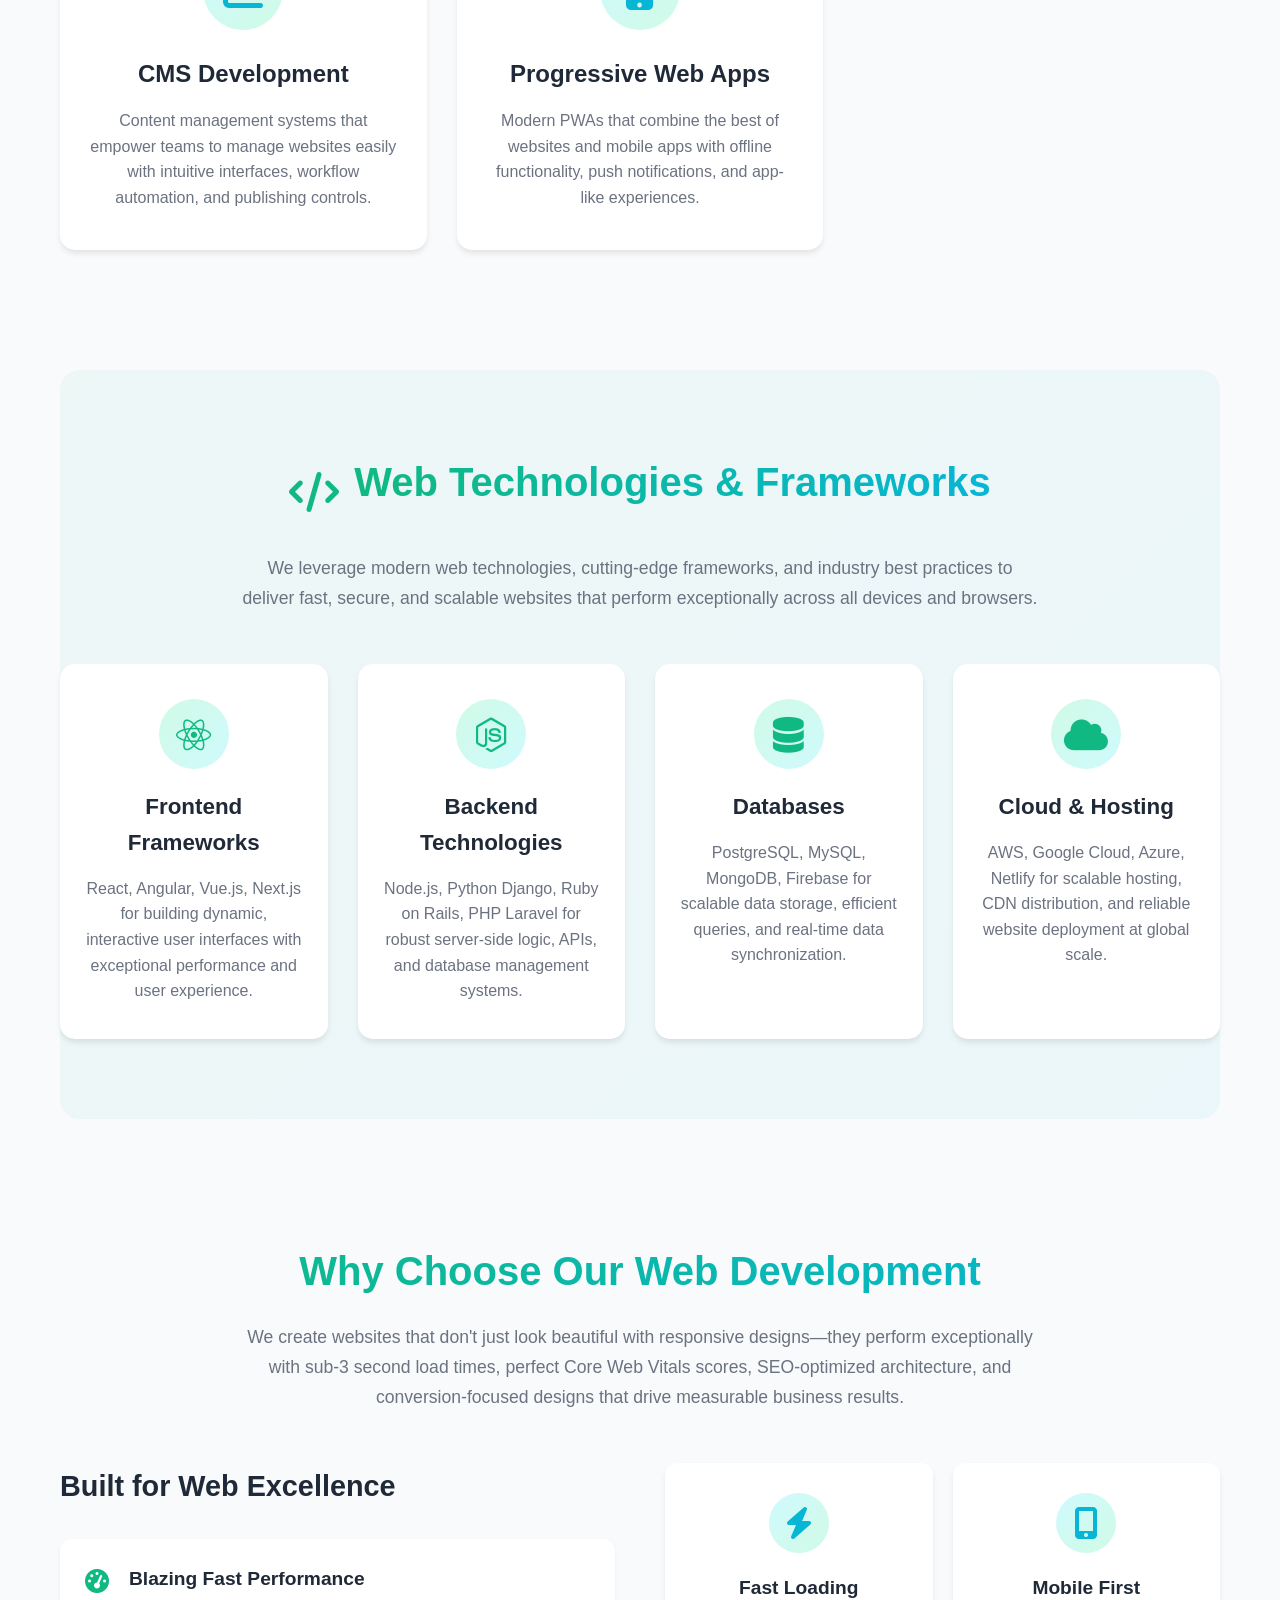
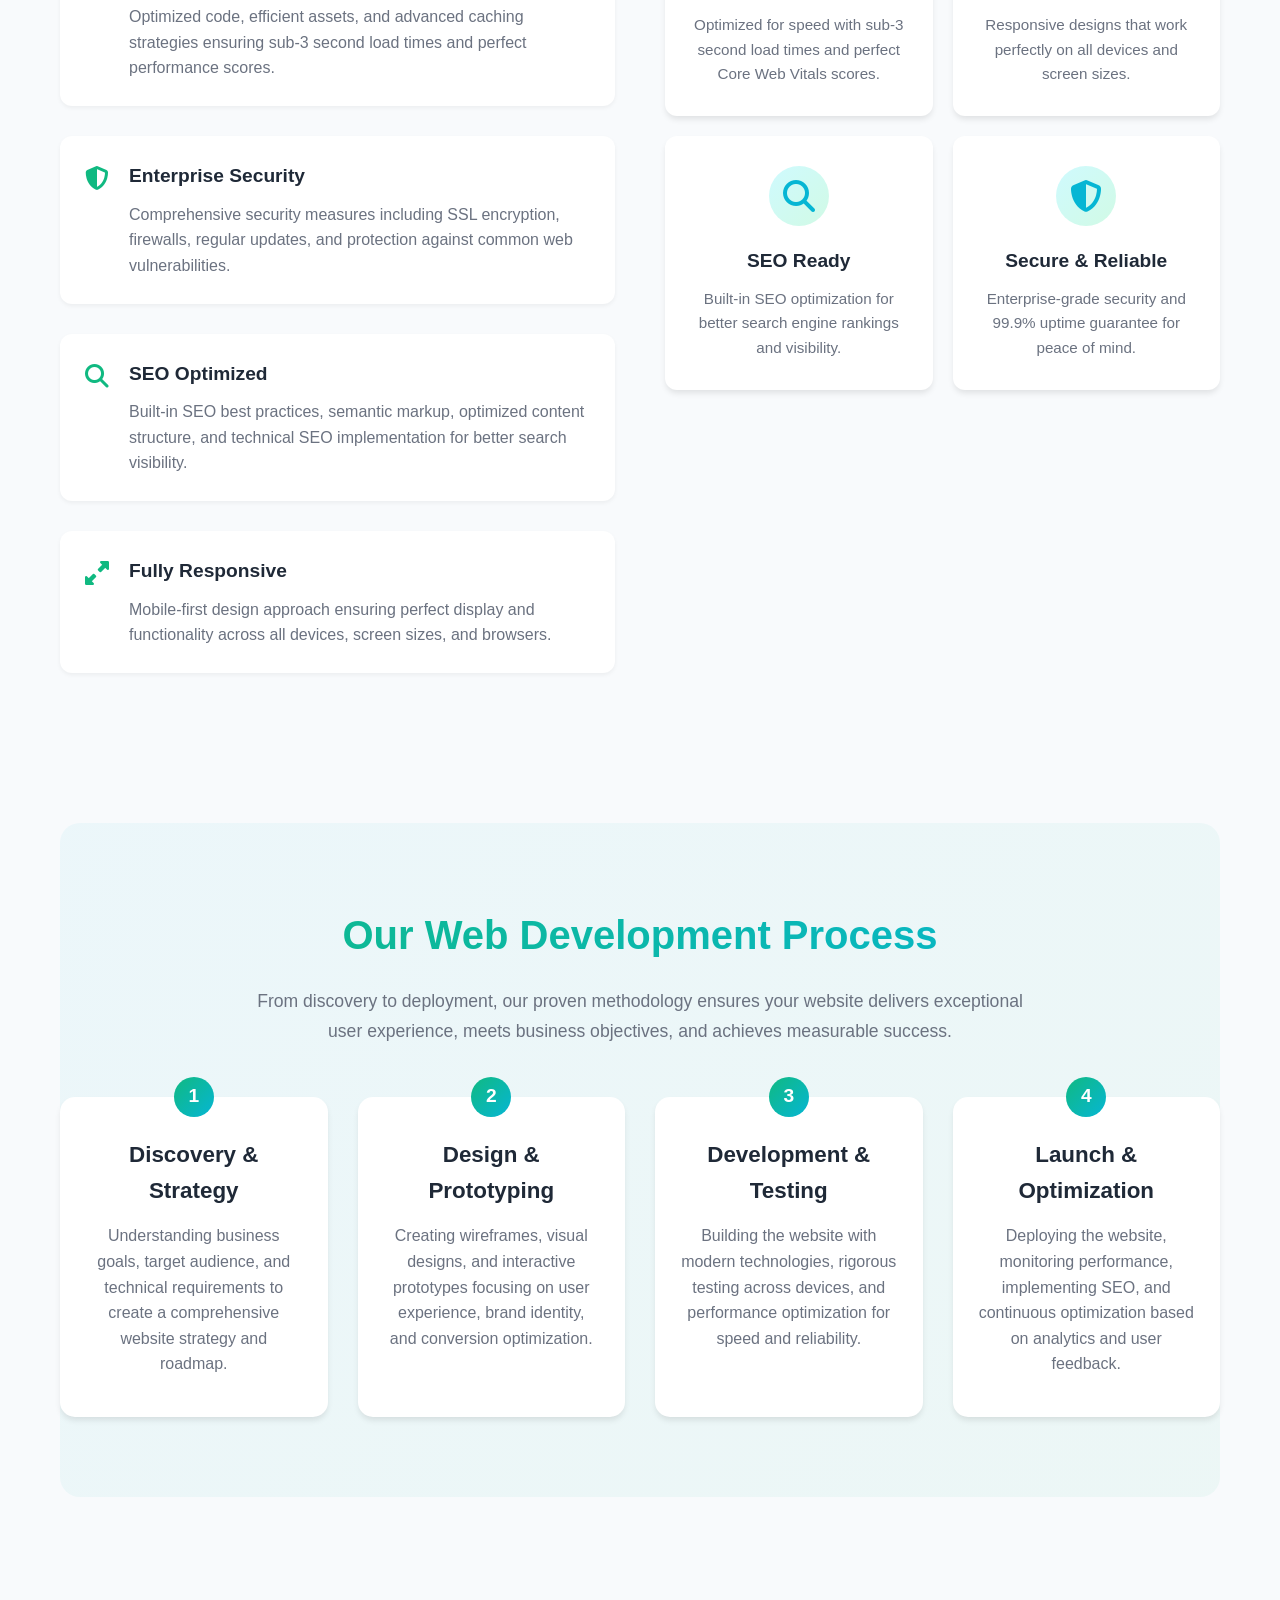
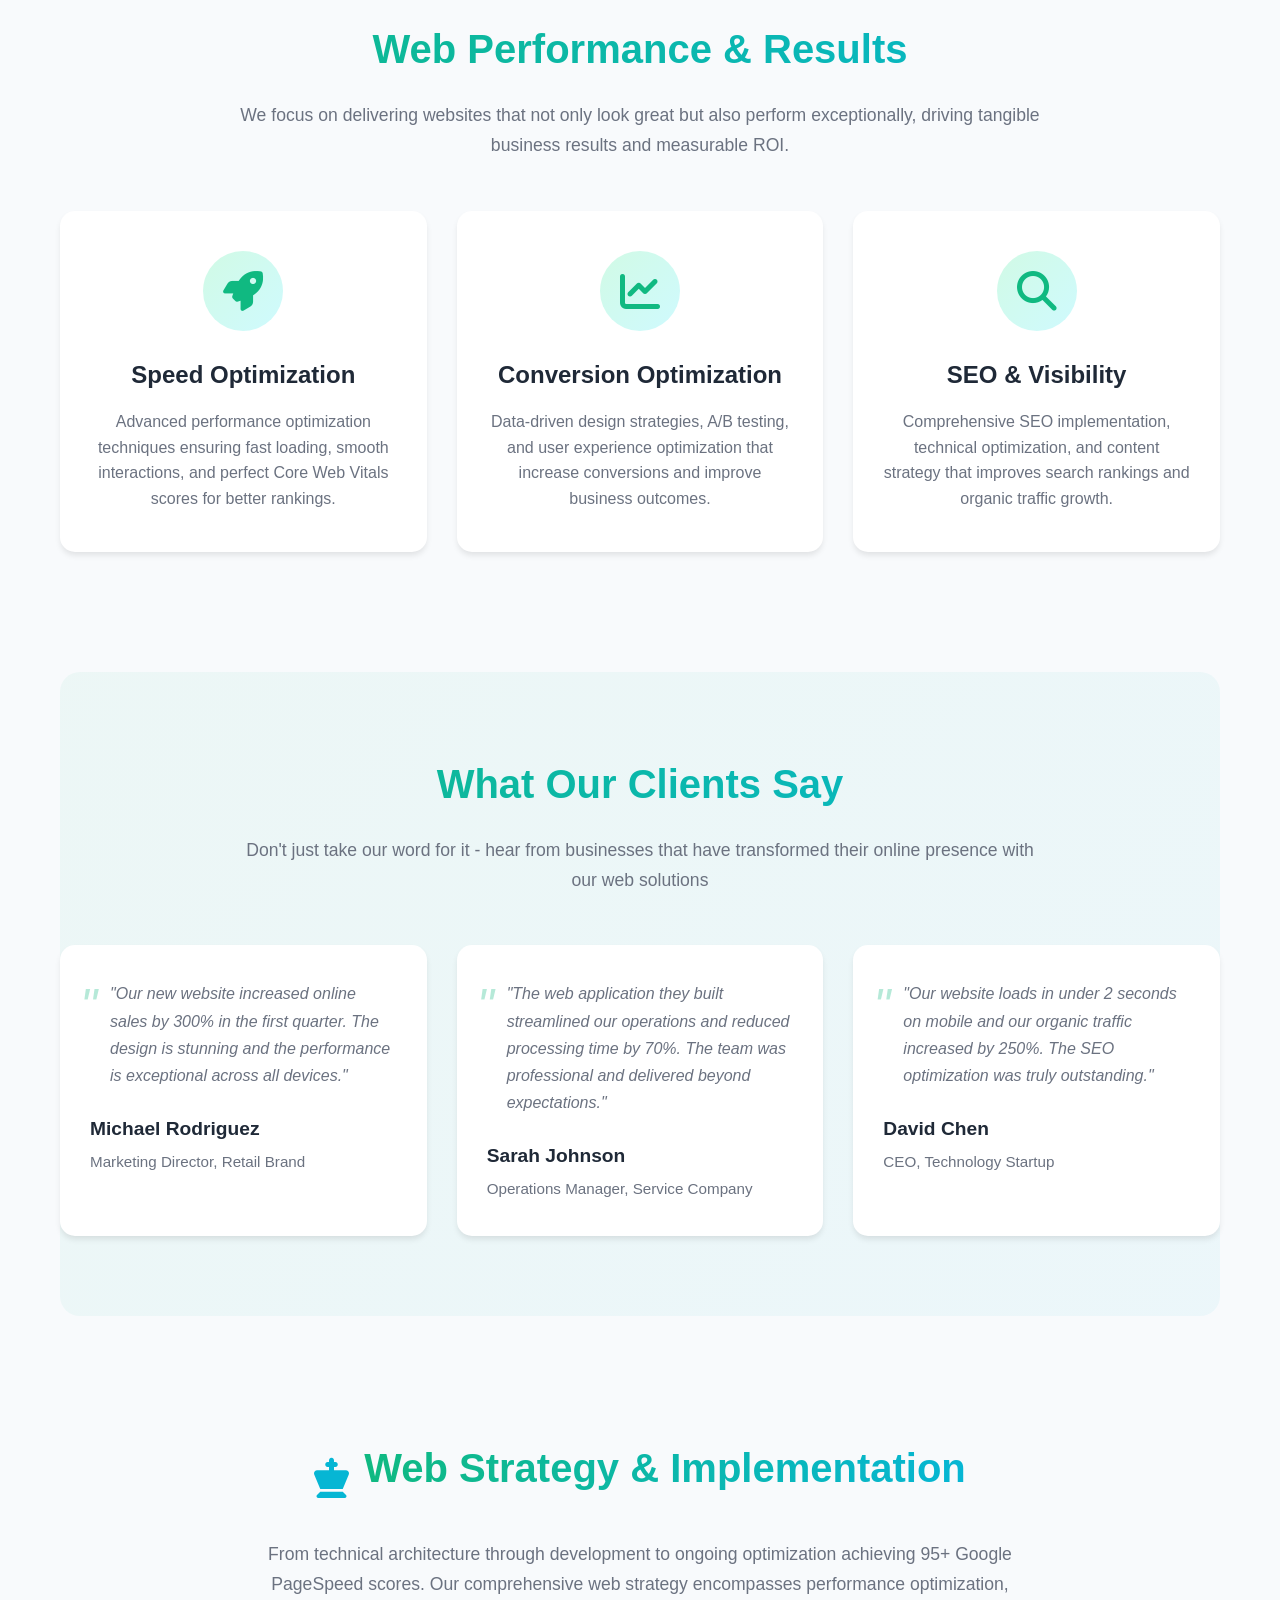
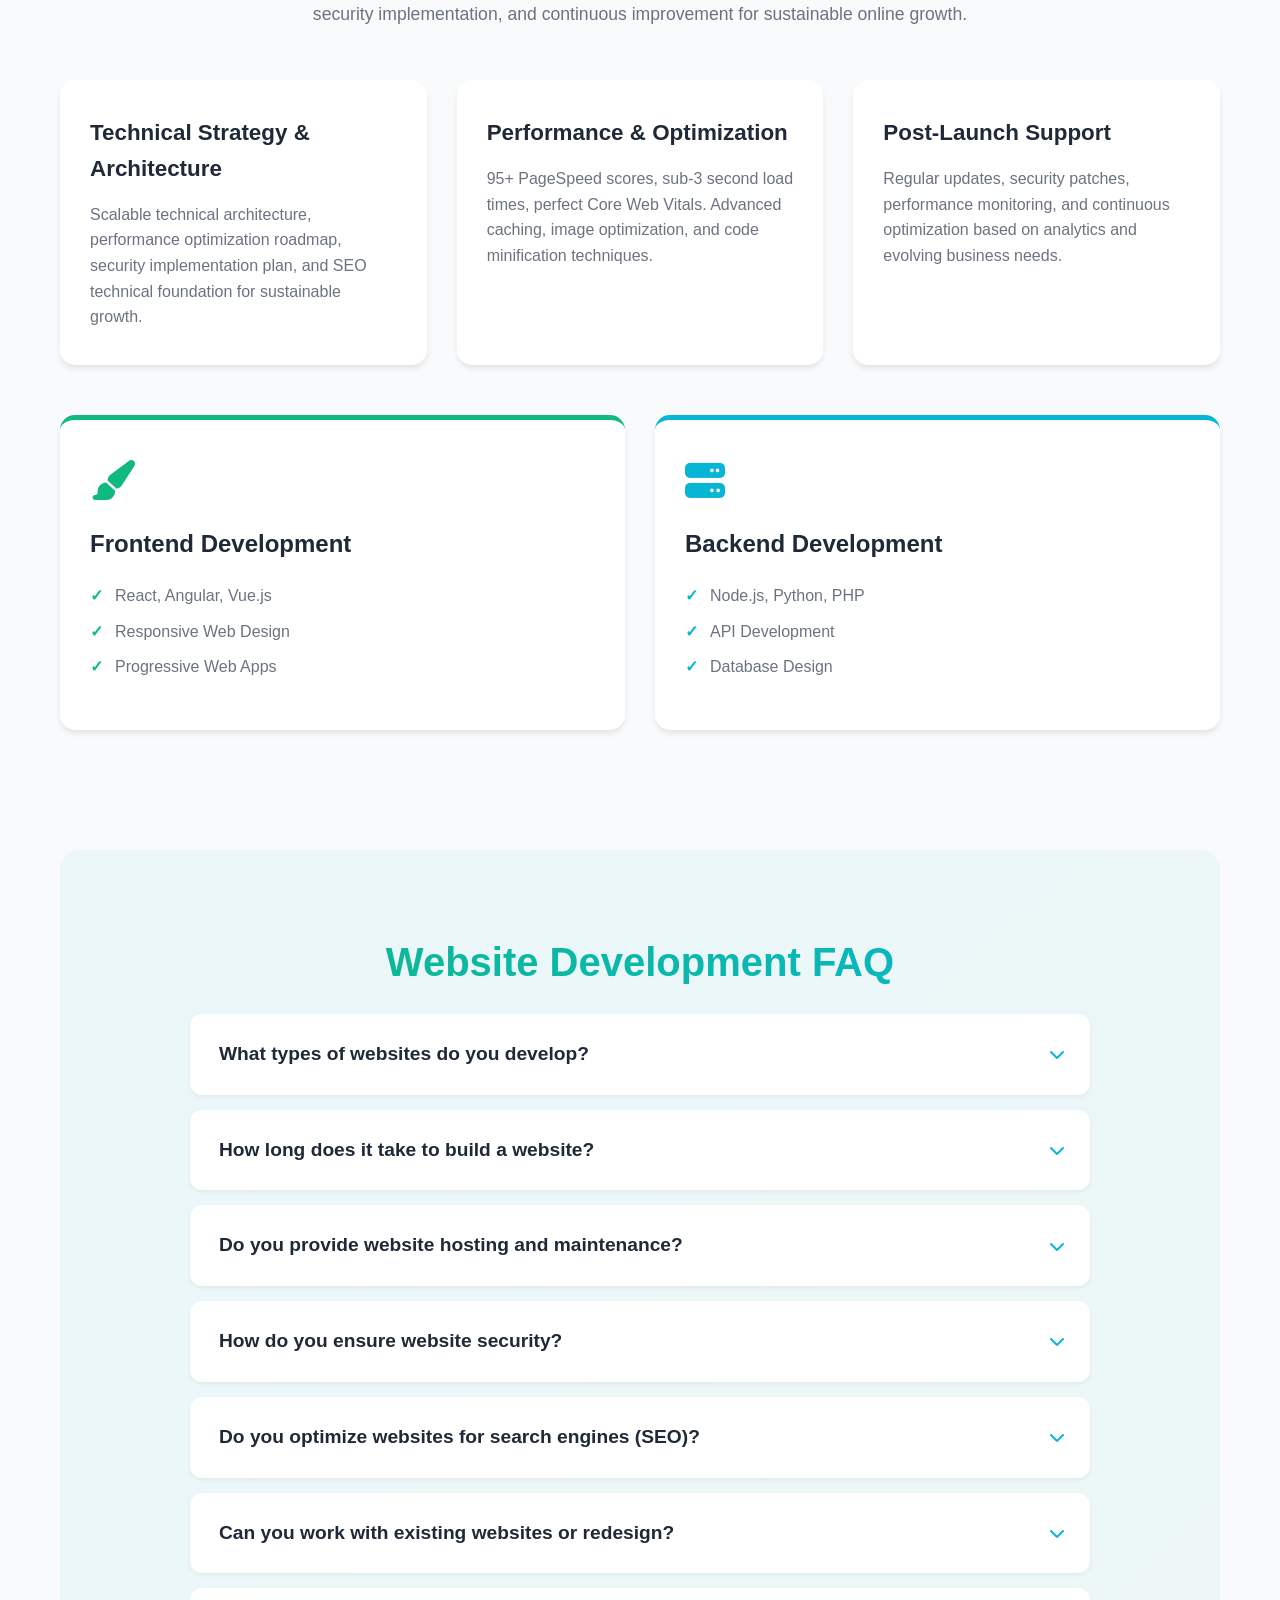
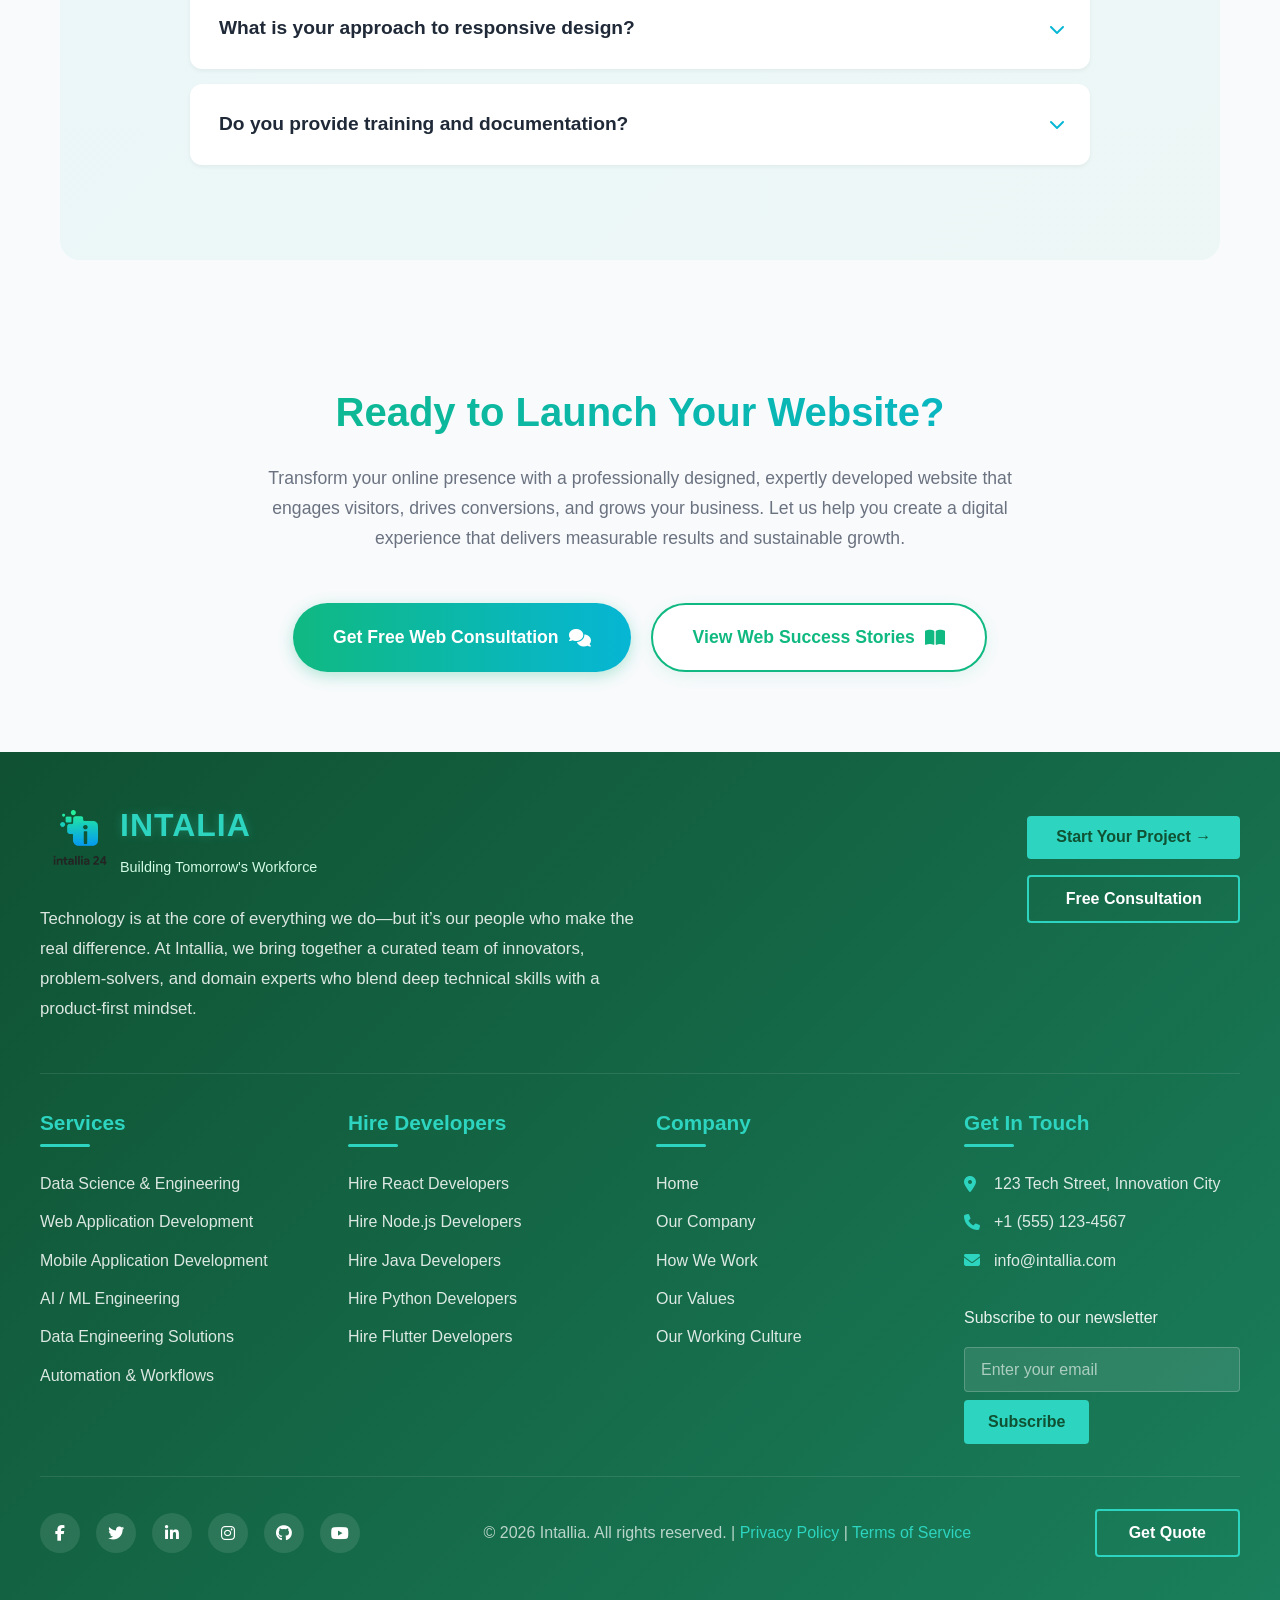
<file: Pages/Services/website-development.html>
<!doctype html>
<html lang="en">
  <head>
    <meta charset="UTF-8" />
    <meta name="viewport" content="width=device-width, initial-scale=1.0" />
    <title>Website Development</title>
    <link
      rel="stylesheet"
      href="https://cdnjs.cloudflare.com/ajax/libs/font-awesome/6.4.0/css/all.min.css"
    />
    <link
      href="https://fonts.googleapis.com/css2?family=Poppins:wght@300;400;500;600;700&display=swap"
      rel="stylesheet"
    />
    <link rel="stylesheet" href="../../CSS/website-development.css" />
    <link rel="stylesheet" href="../../CSS/navbar.css" />
    <link rel="stylesheet" href="../../CSS/footer.css" />
  </head>
  <body>
    <!-- Header & Navigation -->
    <header class="header">
      <nav class="navbar">
        <!-- Logo -->
        <div class="logo-container">
          <div class="logo">
            <div class="logo-text">
              <!-- <span class="logo-main">INTALLA 24</span>
              <span class="logo-sub">Building Tomorrow's Workforce</span> -->
              <a href="/">
                <img src="../../Images/intallia-logo.png" alt="" />
              </a>
            </div>
            <div class="logo-gradient"></div>
          </div>
          <!-- Mobile Menu Toggle -->
          <button class="menu-toggle" id="menuToggle">
            <span class="bar"></span>
            <span class="bar"></span>
            <span class="bar"></span>
          </button>
        </div>

        <!-- Navigation Menu -->
        <ul class="nav-menu" id="navMenu">
          <li class="nav-item">
            <a href="/" class="nav-link active">
              <i class="fas fa-home"></i> Home
            </a>
          </li>

          <!-- About Us Dropdown -->
          <li class="nav-item dropdown">
            <a href="#" class="nav-link dropdown-toggle">
              <i class="fas fa-info-circle"></i> About Us
              <i class="fas fa-chevron-down dropdown-icon"></i>
            </a>
            <ul class="dropdown-menu">
              <li class="dropdown-item">
                <a href="../../Pages/About/about.html">
                  <i class="fas fa-building"></i>
                  <span>Our Company</span>
                </a>
              </li>
              <li class="dropdown-item">
                <a href="../../Pages/About/our-work.html">
                  <i class="fas fa-cogs"></i>
                  <span>How We Work</span>
                </a>
              </li>
              <li class="dropdown-item">
                <a href="../../Pages/About/our-values.html">
                  <i class="fas fa-heart"></i>
                  <span>Our Values</span>
                </a>
              </li>
              <li class="dropdown-item">
                <a href="../../Pages/About/our-working-culture.html">
                  <i class="fas fa-users"></i>
                  <span>Our Working Culture</span>
                </a>
              </li>
            </ul>
          </li>

          <!-- Services Dropdown -->
          <li class="nav-item dropdown">
            <a href="#services" class="nav-link dropdown-toggle">
              <i class="fas fa-cogs"></i> Services
              <i class="fas fa-chevron-down dropdown-icon"></i>
            </a>
            <ul class="dropdown-menu">
              <li class="dropdown-item">
                <a href="../../Pages/Services/data-science-analytics.html">
                  <i class="fas fa-layer-group"></i>
                  <span>Data Science & Analytics</span>
                </a>
              </li>
              <li class="dropdown-item">
                <a href="../../Pages/Services/ai-ml-engineering.html">
                  <i class="fas fa-chart-bar"></i>
                  <span>AL / ML Engineering</span>
                </a>
              </li>
              <li class="dropdown-item">
                <a href="../../Pages/Services/website-development.html">
                  <i class="fas fa-database"></i>
                  <span>Website Development</span>
                </a>
              </li>
              <li class="dropdown-item">
                <a href="../../Pages/Services/mobile-application-development.html">
                  <i class="fas fa-mobile-alt"></i>
                  <span>Mobile Application Development</span>
                </a>
              </li>
              <li class="dropdown-item">
                <a href="../../Pages/Services/data-engineering.html">
                  <i class="fas fa-globe"></i>
                  <span>Data Engineering Solutions</span>
                </a>
              </li>
              <li class="dropdown-item">
                <a href="../../Pages/Services/automation-workflows.html">
                  <i class="fas fa-robot"></i>
                  <span>Automation & Workflows</span>
                </a>
              </li>
              <li class="dropdown-item">
                <a href="#" class="view-more" id="viewMoreServices">
                  <i class="fas fa-eye"></i>
                  <span>View More Services</span>
                </a>
              </li>
            </ul>
          </li>

          <!-- Products -->
          <li class="nav-item">
            <a href="#products" class="nav-link">
              <i class="fas fa-box-open"></i> Products
            </a>
          </li>
        </ul>

        <!-- Get Free Consultation Button -->
        <div class="cta-container">
          <button class="cta-button" id="consultationBtn">
            <i class="fas fa-comment-dots"></i> Get Free Consultation
          </button>
        </div>
      </nav>
    </header>

    <!-- Main Content -->
    <!-- <main class="main-content">
      <div class="container">
        <div class="content-section" id="contentDisplay">
          <h2 id="sectionTitle">Home Content</h2>
          <p id="sectionDescription">
            Welcome to our website! Select any menu item to see detailed
            information about that section.
          </p>
        </div>
      </div>
    </main> -->

    <!-- Consultation Modal -->
    <div class="modal" id="consultationModal">
      <div class="modal-content">
        <div class="modal-header">
          <h3>Get Free Consultation</h3>
          <button class="close-modal" id="closeModal">&times;</button>
        </div>
        <div class="modal-body">
          <p>
            Fill out the form below and our experts will contact you within 24
            hours.
          </p>
          <form id="consultationForm">
            <div class="form-group">
              <input type="text" placeholder="Your Name" required />
            </div>
            <div class="form-group">
              <input type="email" placeholder="Email Address" required />
            </div>
            <div class="form-group">
              <input type="tel" placeholder="Phone Number" />
            </div>
            <div class="form-group">
              <select required>
                <option value="" disabled selected>Select Service</option>
                <option value="fullstack">Full Stack Development</option>
                <option value="analytics">Data Analytics</option>
                <option value="datascience">Data Science</option>
                <option value="mobile">Mobile Application Development</option>
                <option value="web">Web Application Development</option>
                <option value="ai">AI Powered Platform</option>
              </select>
            </div>
            <button type="submit" class="submit-btn">Submit Request</button>
          </form>
        </div>
      </div>
    </div>

    <!-- Main Content Container -->
    <main class="website-dev-container">
      <!-- Hero Section -->
      <section class="web-hero-section">
        <div class="web-hero-content">
          <div class="web-title-container">
            <i class="fas fa-globe web-title-icon"></i>
            <h1 class="web-main-title">
              Website <span class="web-highlight">Development</span>
            </h1>
          </div>
          <p class="web-hero-description">
            We create stunning, high-performance websites that drive business
            growth. Our web development services help businesses establish
            powerful online presence, engage customers effectively, and convert
            visitors into loyal customers through exceptional digital
            experiences.
          </p>
          <div class="web-hero-buttons">
            <a href="#" class="web-btn-primary"
              >Start Your Web Project <i class="fas fa-arrow-right"></i
            ></a>
            <a href="#" class="web-btn-secondary"
              >View Web Portfolio <i class="fas fa-eye"></i
            ></a>
          </div>
          <div class="web-stats-container">
            <div class="web-stat-item">
              <div class="web-counter" data-target="150">0</div>
              <p>Websites Built</p>
            </div>
            <div class="web-stat-item">
              <div class="web-counter" data-target="98">0</div>
              <p>Client Satisfaction</p>
            </div>
            <div class="web-stat-item">
              <div class="web-counter" data-target="2.5">0</div>
              <p>Sec Load Time</p>
            </div>
            <div class="web-stat-item">
              <div class="web-counter" data-target="99.9">0</div>
              <p>% Uptime</p>
            </div>
          </div>
        </div>
      </section>

      <!-- Website Services Section -->
      <section class="web-services-section">
        <h2 class="web-section-title">Website Development Services</h2>
        <p class="web-section-description">
          From corporate websites to complex web applications, we deliver
          comprehensive web solutions that engage users, drive conversions, and
          grow your business online.
        </p>
        <div class="web-services-cards">
          <div class="web-service-card">
            <i class="fas fa-building web-service-icon"></i>
            <h3>Corporate Websites</h3>
            <p>
              Professional business websites that establish brand authority,
              showcase services, and generate qualified leads through compelling
              design and strategic content.
            </p>
          </div>
          <div class="web-service-card">
            <i class="fas fa-shopping-cart web-service-icon"></i>
            <h3>E-commerce Development</h3>
            <p>
              Feature-rich online stores with secure payment gateways, inventory
              management, and seamless shopping experiences that drive sales and
              customer loyalty.
            </p>
          </div>
          <div class="web-service-card">
            <i class="fas fa-users web-service-icon"></i>
            <h3>Web Applications</h3>
            <p>
              Custom web applications with complex functionality, user
              management, and data processing capabilities that solve specific
              business challenges.
            </p>
          </div>
          <div class="web-service-card">
            <i class="fas fa-chart-line web-service-icon"></i>
            <h3>CMS Development</h3>
            <p>
              Content management systems that empower teams to manage websites
              easily with intuitive interfaces, workflow automation, and
              publishing controls.
            </p>
          </div>
          <div class="web-service-card">
            <i class="fas fa-mobile-alt web-service-icon"></i>
            <h3>Progressive Web Apps</h3>
            <p>
              Modern PWAs that combine the best of websites and mobile apps with
              offline functionality, push notifications, and app-like
              experiences.
            </p>
          </div>
        </div>
      </section>

      <!-- Web Technologies & Frameworks Section -->
      <section class="web-tech-section">
        <div class="web-tech-header">
          <i class="fas fa-code web-tech-icon"></i>
          <h2 class="web-section-title">Web Technologies & Frameworks</h2>
        </div>
        <p class="web-section-description">
          We leverage modern web technologies, cutting-edge frameworks, and
          industry best practices to deliver fast, secure, and scalable websites
          that perform exceptionally across all devices and browsers.
        </p>
        <div class="web-tech-cards">
          <div class="web-tech-card">
            <i class="fab fa-react web-card-icon"></i>
            <h3>Frontend Frameworks</h3>
            <p>
              React, Angular, Vue.js, Next.js for building dynamic, interactive
              user interfaces with exceptional performance and user experience.
            </p>
          </div>
          <div class="web-tech-card">
            <i class="fab fa-node-js web-card-icon"></i>
            <h3>Backend Technologies</h3>
            <p>
              Node.js, Python Django, Ruby on Rails, PHP Laravel for robust
              server-side logic, APIs, and database management systems.
            </p>
          </div>
          <div class="web-tech-card">
            <i class="fas fa-database web-card-icon"></i>
            <h3>Databases</h3>
            <p>
              PostgreSQL, MySQL, MongoDB, Firebase for scalable data storage,
              efficient queries, and real-time data synchronization.
            </p>
          </div>
          <div class="web-tech-card">
            <i class="fas fa-cloud web-card-icon"></i>
            <h3>Cloud & Hosting</h3>
            <p>
              AWS, Google Cloud, Azure, Netlify for scalable hosting, CDN
              distribution, and reliable website deployment at global scale.
            </p>
          </div>
        </div>
      </section>

      <!-- Why Choose Our Web Development Section -->
      <section class="web-why-choose-section">
        <h2 class="web-section-title">Why Choose Our Web Development</h2>
        <p class="web-section-description">
          We create websites that don't just look beautiful with responsive
          designs—they perform exceptionally with sub-3 second load times,
          perfect Core Web Vitals scores, SEO-optimized architecture, and
          conversion-focused designs that drive measurable business results.
        </p>
        <div class="web-why-choose-content">
          <div class="web-excellence-list">
            <h3>Built for Web Excellence</h3>
            <div class="web-excellence-item">
              <i class="fas fa-tachometer-alt"></i>
              <div>
                <h4>Blazing Fast Performance</h4>
                <p>
                  Optimized code, efficient assets, and advanced caching
                  strategies ensuring sub-3 second load times and perfect
                  performance scores.
                </p>
              </div>
            </div>
            <div class="web-excellence-item">
              <i class="fas fa-shield-alt"></i>
              <div>
                <h4>Enterprise Security</h4>
                <p>
                  Comprehensive security measures including SSL encryption,
                  firewalls, regular updates, and protection against common web
                  vulnerabilities.
                </p>
              </div>
            </div>
            <div class="web-excellence-item">
              <i class="fas fa-search"></i>
              <div>
                <h4>SEO Optimized</h4>
                <p>
                  Built-in SEO best practices, semantic markup, optimized
                  content structure, and technical SEO implementation for better
                  search visibility.
                </p>
              </div>
            </div>
            <div class="web-excellence-item">
              <i class="fas fa-expand-alt"></i>
              <div>
                <h4>Fully Responsive</h4>
                <p>
                  Mobile-first design approach ensuring perfect display and
                  functionality across all devices, screen sizes, and browsers.
                </p>
              </div>
            </div>
          </div>
          <div class="web-feature-cards">
            <div class="web-feature-card">
              <i class="fas fa-bolt"></i>
              <h4>Fast Loading</h4>
              <p>
                Optimized for speed with sub-3 second load times and perfect
                Core Web Vitals scores.
              </p>
            </div>
            <div class="web-feature-card">
              <i class="fas fa-mobile-alt"></i>
              <h4>Mobile First</h4>
              <p>
                Responsive designs that work perfectly on all devices and screen
                sizes.
              </p>
            </div>
            <div class="web-feature-card">
              <i class="fas fa-search"></i>
              <h4>SEO Ready</h4>
              <p>
                Built-in SEO optimization for better search engine rankings and
                visibility.
              </p>
            </div>
            <div class="web-feature-card">
              <i class="fas fa-shield-alt"></i>
              <h4>Secure & Reliable</h4>
              <p>
                Enterprise-grade security and 99.9% uptime guarantee for peace
                of mind.
              </p>
            </div>
          </div>
        </div>
      </section>

      <!-- Our Web Development Process Section -->
      <section class="web-process-section">
        <h2 class="web-section-title">Our Web Development Process</h2>
        <p class="web-section-description">
          From discovery to deployment, our proven methodology ensures your
          website delivers exceptional user experience, meets business
          objectives, and achieves measurable success.
        </p>
        <div class="web-process-cards">
          <div class="web-process-card">
            <div class="web-process-number">1</div>
            <h3>Discovery & Strategy</h3>
            <p>
              Understanding business goals, target audience, and technical
              requirements to create a comprehensive website strategy and
              roadmap.
            </p>
          </div>
          <div class="web-process-card">
            <div class="web-process-number">2</div>
            <h3>Design & Prototyping</h3>
            <p>
              Creating wireframes, visual designs, and interactive prototypes
              focusing on user experience, brand identity, and conversion
              optimization.
            </p>
          </div>
          <div class="web-process-card">
            <div class="web-process-number">3</div>
            <h3>Development & Testing</h3>
            <p>
              Building the website with modern technologies, rigorous testing
              across devices, and performance optimization for speed and
              reliability.
            </p>
          </div>
          <div class="web-process-card">
            <div class="web-process-number">4</div>
            <h3>Launch & Optimization</h3>
            <p>
              Deploying the website, monitoring performance, implementing SEO,
              and continuous optimization based on analytics and user feedback.
            </p>
          </div>
        </div>
      </section>

      <!-- Web Performance & Results Section -->
      <section class="web-results-section">
        <h2 class="web-section-title">Web Performance & Results</h2>
        <p class="web-section-description">
          We focus on delivering websites that not only look great but also
          perform exceptionally, driving tangible business results and
          measurable ROI.
        </p>
        <div class="web-results-cards">
          <div class="web-results-card">
            <i class="fas fa-rocket web-results-icon"></i>
            <h3>Speed Optimization</h3>
            <p>
              Advanced performance optimization techniques ensuring fast
              loading, smooth interactions, and perfect Core Web Vitals scores
              for better rankings.
            </p>
          </div>
          <div class="web-results-card">
            <i class="fas fa-chart-line web-results-icon"></i>
            <h3>Conversion Optimization</h3>
            <p>
              Data-driven design strategies, A/B testing, and user experience
              optimization that increase conversions and improve business
              outcomes.
            </p>
          </div>
          <div class="web-results-card">
            <i class="fas fa-search web-results-icon"></i>
            <h3>SEO & Visibility</h3>
            <p>
              Comprehensive SEO implementation, technical optimization, and
              content strategy that improves search rankings and organic traffic
              growth.
            </p>
          </div>
        </div>
      </section>

      <!-- What Our Clients Say Section -->
      <section class="web-testimonials-section">
        <h2 class="web-section-title">What Our Clients Say</h2>
        <p class="web-section-description">
          Don't just take our word for it - hear from businesses that have
          transformed their online presence with our web solutions
        </p>
        <div class="web-testimonial-cards">
          <div class="web-testimonial-card">
            <div class="web-testimonial-content">
              <p>
                "Our new website increased online sales by 300% in the first
                quarter. The design is stunning and the performance is
                exceptional across all devices."
              </p>
            </div>
            <div class="web-testimonial-author">
              <h4>Michael Rodriguez</h4>
              <p>Marketing Director, Retail Brand</p>
            </div>
          </div>
          <div class="web-testimonial-card">
            <div class="web-testimonial-content">
              <p>
                "The web application they built streamlined our operations and
                reduced processing time by 70%. The team was professional and
                delivered beyond expectations."
              </p>
            </div>
            <div class="web-testimonial-author">
              <h4>Sarah Johnson</h4>
              <p>Operations Manager, Service Company</p>
            </div>
          </div>
          <div class="web-testimonial-card">
            <div class="web-testimonial-content">
              <p>
                "Our website loads in under 2 seconds on mobile and our organic
                traffic increased by 250%. The SEO optimization was truly
                outstanding."
              </p>
            </div>
            <div class="web-testimonial-author">
              <h4>David Chen</h4>
              <p>CEO, Technology Startup</p>
            </div>
          </div>
        </div>
      </section>

      <!-- Web Strategy & Implementation Section -->
      <section class="web-strategy-section">
        <div class="web-strategy-header">
          <i class="fas fa-chess-king web-strategy-icon"></i>
          <h2 class="web-section-title">Web Strategy & Implementation</h2>
        </div>
        <p class="web-section-description">
          From technical architecture through development to ongoing
          optimization achieving 95+ Google PageSpeed scores. Our comprehensive
          web strategy encompasses performance optimization, security
          implementation, and continuous improvement for sustainable online
          growth.
        </p>
        <div class="web-strategy-cards">
          <div class="web-strategy-card">
            <h3>Technical Strategy & Architecture</h3>
            <p>
              Scalable technical architecture, performance optimization roadmap,
              security implementation plan, and SEO technical foundation for
              sustainable growth.
            </p>
          </div>
          <div class="web-strategy-card">
            <h3>Performance & Optimization</h3>
            <p>
              95+ PageSpeed scores, sub-3 second load times, perfect Core Web
              Vitals. Advanced caching, image optimization, and code
              minification techniques.
            </p>
          </div>
          <div class="web-strategy-card">
            <h3>Post-Launch Support</h3>
            <p>
              Regular updates, security patches, performance monitoring, and
              continuous optimization based on analytics and evolving business
              needs.
            </p>
          </div>
        </div>
        <div class="web-platform-cards">
          <div class="web-platform-card web-frontend-card">
            <i class="fas fa-paint-brush web-platform-icon"></i>
            <h3>Frontend Development</h3>
            <ul>
              <li>React, Angular, Vue.js</li>
              <li>Responsive Web Design</li>
              <li>Progressive Web Apps</li>
            </ul>
          </div>
          <div class="web-platform-card web-backend-card">
            <i class="fas fa-server web-platform-icon"></i>
            <h3>Backend Development</h3>
            <ul>
              <li>Node.js, Python, PHP</li>
              <li>API Development</li>
              <li>Database Design</li>
            </ul>
          </div>
        </div>
      </section>

      <!-- Website Development FAQ Section -->
      <section class="web-faq-section">
        <h2 class="web-section-title">Website Development FAQ</h2>
        <div class="web-faq-container">
          <div class="web-faq-item">
            <div class="web-faq-question">
              <h3>What types of websites do you develop?</h3>
              <i class="fas fa-chevron-down"></i>
            </div>
            <div class="web-faq-answer">
              <p>
                We develop all types of websites including corporate websites,
                e-commerce stores, web applications, portals, CMS-based
                websites, progressive web apps (PWAs), and custom web solutions.
                Our expertise spans across industries including retail,
                healthcare, education, finance, technology, and professional
                services.
              </p>
            </div>
          </div>
          <div class="web-faq-item">
            <div class="web-faq-question">
              <h3>How long does it take to build a website?</h3>
              <i class="fas fa-chevron-down"></i>
            </div>
            <div class="web-faq-answer">
              <p>
                Website development timelines vary based on complexity. A basic
                business website typically takes 4-6 weeks, while complex
                e-commerce platforms or web applications can take 8-16 weeks. We
                follow agile methodologies with regular deliverables and provide
                detailed timelines during project planning.
              </p>
            </div>
          </div>
          <div class="web-faq-item">
            <div class="web-faq-question">
              <h3>Do you provide website hosting and maintenance?</h3>
              <i class="fas fa-chevron-down"></i>
            </div>
            <div class="web-faq-answer">
              <p>
                Yes, we offer comprehensive hosting solutions with 99.9% uptime
                guarantee, SSL certificates, CDN, and regular backups. We also
                provide maintenance packages including security updates,
                performance monitoring, content updates, and technical support
                to ensure your website remains secure and up-to-date.
              </p>
            </div>
          </div>
          <div class="web-faq-item">
            <div class="web-faq-question">
              <h3>How do you ensure website security?</h3>
              <i class="fas fa-chevron-down"></i>
            </div>
            <div class="web-faq-answer">
              <p>
                We implement multiple security layers including SSL encryption,
                secure coding practices, regular security updates, firewall
                protection, DDoS mitigation, and vulnerability scanning. We
                follow OWASP security guidelines and conduct regular security
                audits to protect against common web vulnerabilities.
              </p>
            </div>
          </div>
          <div class="web-faq-item">
            <div class="web-faq-question">
              <h3>Do you optimize websites for search engines (SEO)?</h3>
              <i class="fas fa-chevron-down"></i>
            </div>
            <div class="web-faq-answer">
              <p>
                Yes, we build websites with SEO best practices including
                semantic HTML structure, optimized page speed, mobile
                responsiveness, proper meta tags, XML sitemaps, and clean URL
                structures. We also provide ongoing SEO services to improve
                search rankings and organic traffic.
              </p>
            </div>
          </div>
          <div class="web-faq-item">
            <div class="web-faq-question">
              <h3>Can you work with existing websites or redesign?</h3>
              <i class="fas fa-chevron-down"></i>
            </div>
            <div class="web-faq-answer">
              <p>
                Yes, we offer website redesign and migration services. We can
                analyze your existing website, recommend improvements, migrate
                to new platforms, redesign for better user experience, and
                optimize for performance while preserving existing content and
                functionality.
              </p>
            </div>
          </div>
          <div class="web-faq-item">
            <div class="web-faq-question">
              <h3>What is your approach to responsive design?</h3>
              <i class="fas fa-chevron-down"></i>
            </div>
            <div class="web-faq-answer">
              <p>
                We follow a mobile-first responsive design approach, ensuring
                websites work perfectly on all devices from smartphones to
                desktops. We test across multiple devices and browsers, optimize
                images and assets for different screen sizes, and ensure
                touch-friendly interfaces for mobile users.
              </p>
            </div>
          </div>
          <div class="web-faq-item">
            <div class="web-faq-question">
              <h3>Do you provide training and documentation?</h3>
              <i class="fas fa-chevron-down"></i>
            </div>
            <div class="web-faq-answer">
              <p>
                Yes, we provide comprehensive documentation, video tutorials,
                and training sessions to ensure your team can effectively manage
                and update the website. We believe in empowering clients with
                the knowledge and tools needed for long-term success.
              </p>
            </div>
          </div>
        </div>
      </section>

      <!-- Ready to Launch Section -->
      <section class="web-launch-section">
        <h2 class="web-section-title">Ready to Launch Your Website?</h2>
        <p class="web-section-description">
          Transform your online presence with a professionally designed,
          expertly developed website that engages visitors, drives conversions,
          and grows your business. Let us help you create a digital experience
          that delivers measurable results and sustainable growth.
        </p>
        <div class="web-launch-buttons">
          <a href="#" class="web-btn-launch-primary"
            >Get Free Web Consultation <i class="fas fa-comments"></i
          ></a>
          <a href="#" class="web-btn-launch-secondary"
            >View Web Success Stories <i class="fas fa-book-open"></i
          ></a>
        </div>
      </section>
    </main>

    <!-- Footer Section -->
    <footer class="footer-section">
      <div class="footer-container">
        <!-- Top Section with Logo and Tagline -->
        <div class="footer-top">
          <div class="footer-logo-container">
            <div class="logo-wrapper">
              <img
                src="../../Images/logo1.png"
                alt="Intallia Logo"
                class="footer-logo"
              />
              <div class="logo-text">
                <span class="logo-top">INTALIA</span>
                <span class="logo-bottom">Building Tomorrow's Workforce</span>
              </div>
            </div>
            <p class="footer-tagline">
              Technology is at the core of everything we do—but it’s our people
              who make the real difference. At Intallia, we bring together a
              curated team of innovators, problem-solvers, and domain experts
              who blend deep technical skills with a product-first mindset.
            </p>
          </div>

          <div class="footer-cta">
            <button class="btn-primary">Start Your Project →</button>
            <button class="btn-secondary">Free Consultation</button>
          </div>
        </div>

        <!-- Middle Section with Services, Developers, Company Links -->
        <div class="footer-middle">
          <div class="footer-column">
            <h3 class="footer-heading">Services</h3>
            <ul class="footer-links">
              <li>
                <a href="../../Pages/Services/data-science-analytics.html"
                  >Data Science & Engineering</a
                >
              </li>
              <li>
                <a href="../../Pages/Services/website-development.html"
                  >Web Application Development</a
                >
              </li>
              <li>
                <a href="../../Pages/Services/mobile-application-development.html"
                  >Mobile Application Development</a
                >
              </li>
              <li>
                <a href="../../Pages/Services/ai-ml-engineering.html"
                  >AI / ML Engineering</a
                >
              </li>
              <li>
                <a href="../../Pages/Services/data-engineering.html"
                  >Data Engineering Solutions</a
                >
              </li>
              <li>
                <a href="../../Pages/Services/automation-workflows.html"
                  >Automation & Workflows</a
                >
              </li>
            </ul>
          </div>

          <div class="footer-column">
            <h3 class="footer-heading">Hire Developers</h3>
            <ul class="footer-links">
              <li><a href="#">Hire React Developers</a></li>
              <li><a href="#">Hire Node.js Developers</a></li>
              <li><a href="#">Hire Java Developers</a></li>
              <li><a href="#">Hire Python Developers</a></li>
              <li><a href="#">Hire Flutter Developers</a></li>
            </ul>
          </div>

          <div class="footer-column">
            <h3 class="footer-heading">Company</h3>
            <ul class="footer-links">
              <li><a href="/">Home</a></li>
              <li><a href="../../Pages/About/about.html">Our Company</a></li>
              <li><a href="../../Pages/About/our-work.html">How We Work</a></li>
              <li><a href="../../Pages/About/our-values.html">Our Values</a></li>
              <li>
                <a href="../../Pages/About/our-working-culture.html"
                  >Our Working Culture</a
                >
              </li>
            </ul>
          </div>

          <div class="footer-column">
            <h3 class="footer-heading">Get In Touch</h3>
            <div class="contact-info">
              <p>
                <i class="fas fa-map-marker-alt"></i> 123 Tech Street,
                Innovation City
              </p>
              <p><i class="fas fa-phone"></i> +1 (555) 123-4567</p>
              <p><i class="fas fa-envelope"></i> info@intallia.com</p>
            </div>

            <div class="newsletter">
              <h4>Subscribe to our newsletter</h4>
              <div class="newsletter-form">
                <input type="email" placeholder="Enter your email" />
                <button class="btn-subscribe">Subscribe</button>
              </div>
            </div>
          </div>
        </div>

        <!-- Bottom Section with Social Media and Copyright -->
        <div class="footer-bottom">
          <div class="social-icons">
            <a href="#" class="social-icon" title="Facebook">
              <i class="fab fa-facebook-f"></i>
              <span class="icon-bg"></span>
            </a>
            <a href="#" class="social-icon" title="Twitter">
              <i class="fab fa-twitter"></i>
              <span class="icon-bg"></span>
            </a>
            <a href="#" class="social-icon" title="LinkedIn">
              <i class="fab fa-linkedin-in"></i>
              <span class="icon-bg"></span>
            </a>
            <a href="#" class="social-icon" title="Instagram">
              <i class="fab fa-instagram"></i>
              <span class="icon-bg"></span>
            </a>
            <a href="#" class="social-icon" title="GitHub">
              <i class="fab fa-github"></i>
              <span class="icon-bg"></span>
            </a>
            <a href="#" class="social-icon" title="YouTube">
              <i class="fab fa-youtube"></i>
              <span class="icon-bg"></span>
            </a>
          </div>

          <div class="copyright">
            <p>
              &copy; <span id="current-year">2024</span> Intallia. All rights
              reserved. | <a href="#">Privacy Policy</a> |
              <a href="#">Terms of Service</a>
            </p>
          </div>

          <div class="footer-quote">
            <button class="btn-quote">Get Quote</button>
          </div>
        </div>
      </div>
    </footer>

    <script src="../../JS/website-development.js"></script>
    <script src="../../JS/script.js"></script>
    <script src="../../JS/footer.js"></script>
  </body>
</html>
</file>
<file: CSS/about.css>
/* Reset and Base Styles */
* {
  margin: 0;
  padding: 0;
  box-sizing: border-box;
}

:root {
  --primary-green: #10b981;
  --primary-aqua: #06b6d4;
  --dark-green: #059669;
  --dark-aqua: #0891b2;
  --light-green: #d1fae5;
  --light-aqua: #cffafe;
  --text-dark: #1f2937;
  --text-light: #6b7280;
  --background-light: #f9fafb;
  --card-bg: #ffffff;
  --border-color: #e5e7eb;
  --shadow: 0 4px 6px -1px rgba(0, 0, 0, 0.1),
    0 2px 4px -1px rgba(0, 0, 0, 0.06);
  --shadow-hover: 0 10px 15px -3px rgba(0, 0, 0, 0.1),
    0 4px 6px -2px rgba(0, 0, 0, 0.05);
  --transition: all 0.3s ease;
}

body {
  font-family: "Poppins", sans-serif;
  line-height: 1.6;
  color: var(--text-dark);
  background-color: var(--background-light);
}

.container {
  width: 100%;
  max-width: 1200px;
  margin: 0 auto;
  padding: 0 20px;
}

section {
  padding: 40px 0;
}

.section-header {
  text-align: center;
  margin-bottom: 30px;
}

.section-title {
  font-family: "Montserrat", sans-serif;
  font-size: 2.5rem;
  font-weight: 700;
  /* margin-bottom: 15px; */
  background: linear-gradient(90deg, var(--primary-green), var(--primary-aqua));
  -webkit-background-clip: text;
  background-clip: text;
  color: transparent;
}

.section-subtitle {
  font-size: 1.1rem;
  color: var(--text-light);
  max-width: 700px;
  margin: 0 auto;
}

/* About Section */
.about-section {
  background: linear-gradient(
    135deg,
    rgba(16, 185, 129, 0.05) 0%,
    rgba(6, 182, 212, 0.05) 100%
  );
}

.main-heading {
  font-family: "Montserrat", sans-serif;
  font-size: 3.5rem;
  font-weight: 800;
  margin-bottom: 15px;
  color: var(--text-dark);
}

.typewriter-text {
  background: linear-gradient(90deg, var(--primary-green), var(--primary-aqua));
  -webkit-background-clip: text;
  background-clip: text;
  color: transparent;
  position: relative;
  display: inline-block;
}

.typewriter-text::after {
  content: "";
  position: absolute;
  right: -8px;
  top: 50%;
  transform: translateY(-50%);
  width: 3px;
  height: 80%;
  background-color: var(--primary-aqua);
  animation: blink 1s infinite;
}

@keyframes blink {
  0%,
  100% {
    opacity: 1;
  }
  50% {
    opacity: 0;
  }
}

.about-content {
  max-width: 900px;
  margin: 0 auto;
  font-size: 1.1rem;
  line-height: 1.8;
}

.about-content p {
  margin-bottom: 20px;
}

/* Vision & Mission Section */
.vision-mission-section {
  background-color: var(--card-bg);
}

.cards-row {
  display: grid;
  grid-template-columns: repeat(auto-fit, minmax(500px, 1fr));
  gap: 40px;
}

@media (max-width: 1100px) {
  .cards-row {
    grid-template-columns: 1fr;
  }
}

.card {
  background-color: var(--card-bg);
  border-radius: 16px;
  padding: 40px;
  box-shadow: var(--shadow);
  transition: var(--transition);
  height: 100%;
  border-top: 5px solid transparent;
}

.card:hover {
  transform: translateY(-10px);
  box-shadow: var(--shadow-hover);
}

.vision-card:hover {
  border-top-color: var(--primary-green);
}

.mission-card:hover {
  border-top-color: var(--primary-aqua);
}

.card-header {
  display: flex;
  align-items: center;
  margin-bottom: 25px;
}

.icon-container {
  width: 70px;
  height: 70px;
  border-radius: 50%;
  display: flex;
  align-items: center;
  justify-content: center;
  margin-right: 20px;
  transition: var(--transition);
}

.vision-card .icon-container {
  background: linear-gradient(
    135deg,
    var(--light-green) 0%,
    rgba(16, 185, 129, 0.2) 100%
  );
  color: var(--primary-green);
}

.mission-card .icon-container {
  background: linear-gradient(
    135deg,
    var(--light-aqua) 0%,
    rgba(6, 182, 212, 0.2) 100%
  );
  color: var(--primary-aqua);
}

.card:hover .icon-container {
  transform: scale(1.1) rotate(5deg);
}

.icon-large {
  font-size: 2rem;
}

.card-title {
  font-family: "Montserrat", sans-serif;
  font-size: 2rem;
  font-weight: 700;
}

.vision-card .card-title {
  color: var(--primary-green);
}

.mission-card .card-title {
  color: var(--primary-aqua);
}

.card-content {
  line-height: 1.8;
}

.card-content p {
  margin-bottom: 15px;
}

/* Core Values Section */
.core-values-section {
  background: linear-gradient(
    135deg,
    rgba(16, 185, 129, 0.03) 0%,
    rgba(6, 182, 212, 0.03) 100%
  );
}

.title-with-icon {
  display: flex;
  align-items: center;
  justify-content: center;
  margin-bottom: 15px;
}

.section-icon {
  font-size: 2.5rem;
  margin-right: 15px;
  color: var(--primary-green);
}

.core-values-intro {
  max-width: 800px;
  margin: 0 auto 50px;
  text-align: center;
  font-size: 1.1rem;
  line-height: 1.8;
  color: var(--text-light);
}

.values-cards {
  display: grid;
  grid-template-columns: repeat(auto-fit, minmax(250px, 1fr));
  gap: 30px;
}

.value-card {
  background-color: var(--card-bg);
  border-radius: 12px;
  padding: 30px;
  text-align: center;
  box-shadow: var(--shadow);
  transition: var(--transition);
  border: 2px solid transparent;
}

.value-card:hover {
  transform: translateY(-10px);
  box-shadow: var(--shadow-hover);
  border-color: var(--primary-green);
}

.value-icon {
  width: 70px;
  height: 70px;
  border-radius: 50%;
  display: flex;
  align-items: center;
  justify-content: center;
  margin: 0 auto 20px;
  background: linear-gradient(
    135deg,
    var(--primary-green),
    var(--primary-aqua)
  );
  color: white;
  font-size: 1.8rem;
  transition: var(--transition);
}

.value-card:hover .value-icon {
  transform: scale(1.1) rotate(10deg);
}

.value-title {
  font-family: "Montserrat", sans-serif;
  font-size: 1.5rem;
  font-weight: 600;
  margin-bottom: 15px;
  color: var(--text-dark);
}

.value-description {
  color: var(--text-light);
  line-height: 1.6;
}

/* Developers Section */
.developers-section {
  background-color: var(--card-bg);
}

.developers-intro {
  max-width: 900px;
  margin: 0 auto 50px;
  text-align: center;
  font-size: 1.1rem;
  line-height: 1.8;
  color: var(--text-light);
}

.developers-grid {
  display: grid;
  grid-template-columns: repeat(auto-fill, minmax(265px, 1fr));
  gap: 30px;
  margin-bottom: 40px;
}

.developer-card {
  background-color: var(--card-bg);
  border-radius: 12px;
  padding: 25px;
  text-align: center;
  box-shadow: var(--shadow);
  transition: var(--transition);
  border: 2px solid transparent;
}

.developer-card:hover {
  transform: translateY(-10px);
  box-shadow: var(--shadow-hover);
  border-color: var(--primary-aqua);
}

.profile-img {
  width: 120px;
  height: 120px;
  border-radius: 50%;
  object-fit: cover;
  margin: 0 auto 20px;
  border: 4px solid var(--light-aqua);
}

.developer-name {
  font-family: "Montserrat", sans-serif;
  font-size: 1.4rem;
  font-weight: 600;
  margin-bottom: 5px;
  color: var(--text-dark);
}

.developer-role {
  font-size: 1rem;
  color: var(--primary-aqua);
  font-weight: 500;
  margin-bottom: 10px;
}

.developer-experience {
  display: flex;
  align-items: center;
  justify-content: center;
  margin-bottom: 15px;
  color: var(--text-light);
}

.experience-icon {
  color: var(--primary-green);
  margin-right: 5px;
}

.developer-tech {
  display: inline-block;
  background: linear-gradient(90deg, var(--light-green), var(--light-aqua));
  color: var(--text-dark);
  padding: 5px 15px;
  border-radius: 20px;
  font-size: 0.9rem;
  font-weight: 500;
}

.view-more-container {
  text-align: center;
}

.view-more-btn {
  background: linear-gradient(90deg, var(--primary-green), var(--primary-aqua));
  color: white;
  border: none;
  padding: 15px 35px;
  border-radius: 50px;
  font-family: "Montserrat", sans-serif;
  font-size: 1.1rem;
  font-weight: 600;
  cursor: pointer;
  transition: var(--transition);
  display: inline-flex;
  align-items: center;
  justify-content: center;
}

.view-more-btn:hover {
  transform: translateY(-3px);
  box-shadow: 0 10px 20px rgba(6, 182, 212, 0.3);
}

.view-more-btn i {
  margin-left: 10px;
  transition: var(--transition);
}

.view-more-btn.active i {
  transform: rotate(180deg);
}

/* Numbers Section */
.numbers-section {
  background: linear-gradient(
    135deg,
    rgba(16, 185, 129, 0.05) 0%,
    rgba(6, 182, 212, 0.05) 100%
  );
}

.numbers-grid {
  display: grid;
  grid-template-columns: repeat(auto-fit, minmax(250px, 1fr));
  gap: 30px;
}

.number-card {
  background-color: var(--card-bg);
  border-radius: 12px;
  padding: 40px 20px;
  text-align: center;
  box-shadow: var(--shadow);
  transition: var(--transition);
}

.number-card:hover {
  transform: translateY(-10px);
  box-shadow: var(--shadow-hover);
}

.number-icon {
  width: 70px;
  height: 70px;
  border-radius: 50%;
  display: flex;
  align-items: center;
  justify-content: center;
  margin: 0 auto 20px;
  background: linear-gradient(
    135deg,
    var(--primary-green),
    var(--primary-aqua)
  );
  color: white;
  font-size: 1.8rem;
}

.number-count {
  font-family: "Montserrat", sans-serif;
  font-size: 3.5rem;
  font-weight: 800;
  margin-bottom: 10px;
  background: linear-gradient(90deg, var(--primary-green), var(--primary-aqua));
  -webkit-background-clip: text;
  background-clip: text;
  color: transparent;
}

.number-label {
  font-family: "Montserrat", sans-serif;
  font-size: 1.3rem;
  font-weight: 600;
  margin-bottom: 10px;
  color: var(--text-dark);
}

.number-description {
  color: var(--text-light);
  line-height: 1.6;
}

/* Expertise Section */
.expertise-section {
  background-color: var(--card-bg);
}

.expertise-grid {
  display: grid;
  grid-template-columns: repeat(auto-fill, minmax(350px, 1fr));
  gap: 30px;
}

@media (max-width: 768px) {
  .expertise-grid {
    grid-template-columns: 1fr;
  }
}

.expertise-card {
  background-color: var(--card-bg);
  border-radius: 12px;
  padding: 30px;
  display: flex;
  align-items: center;
  box-shadow: var(--shadow);
  transition: var(--transition);
  border-left: 5px solid transparent;
}

.expertise-card:hover {
  transform: translateX(10px);
  box-shadow: var(--shadow-hover);
  border-left-color: var(--primary-green);
}

.expertise-icon {
  width: 60px;
  height: 60px;
  border-radius: 50%;
  display: flex;
  align-items: center;
  justify-content: center;
  margin-right: 20px;
  background: linear-gradient(135deg, var(--light-green), var(--light-aqua));
  color: var(--primary-green);
  font-size: 1.8rem;
  flex-shrink: 0;
}

.expertise-title {
  font-family: "Montserrat", sans-serif;
  font-size: 1.3rem;
  font-weight: 600;
  color: var(--text-dark);
}

/* FAQ Section */
.faq-section {
  background: linear-gradient(
    135deg,
    rgba(16, 185, 129, 0.03) 0%,
    rgba(6, 182, 212, 0.03) 100%
  );
}

.faq-container {
  max-width: 900px;
  margin: 0 auto;
}

.faq-item {
  background-color: var(--card-bg);
  border-radius: 12px;
  margin-bottom: 15px;
  box-shadow: var(--shadow);
  overflow: hidden;
  border-left: 4px solid transparent;
  transition: var(--transition);
}

.faq-item:hover {
  border-left-color: var(--primary-aqua);
}

.faq-question {
  padding: 25px;
  display: flex;
  justify-content: space-between;
  align-items: center;
  cursor: pointer;
  transition: var(--transition);
}

.faq-question:hover {
  background-color: rgba(6, 182, 212, 0.05);
}

.faq-question h3 {
  font-family: "Montserrat", sans-serif;
  font-size: 1.2rem;
  font-weight: 600;
  color: var(--text-dark);
  margin-right: 20px;
}

.faq-question i {
  color: var(--primary-aqua);
  transition: var(--transition);
  flex-shrink: 0;
}

.faq-item.active .faq-question i {
  transform: rotate(180deg);
}

.faq-answer {
  padding: 0 25px;
  max-height: 0;
  overflow: hidden;
  transition: max-height 0.5s ease, padding 0.5s ease;
}

.faq-item.active .faq-answer {
  padding: 0 25px 25px;
  max-height: 500px;
}

.faq-answer p {
  color: var(--text-light);
  line-height: 1.7;
}

/* Responsive Styles */
@media (max-width: 992px) {
  .main-heading {
    font-size: 2.8rem;
  }

  .section-title {
    font-size: 2.2rem;
  }

  .card {
    padding: 30px;
  }
}

@media (max-width: 768px) {
  section {
    padding: 60px 0;
  }

  .main-heading {
    font-size: 2.3rem;
  }

  .section-title {
    font-size: 2rem;
  }

  .cards-row {
    gap: 30px;
  }

  .card-header {
    flex-direction: column;
    text-align: center;
  }

  .icon-container {
    margin-right: 0;
    margin-bottom: 15px;
  }

  .values-cards {
    grid-template-columns: repeat(auto-fit, minmax(200px, 1fr));
  }

  .developers-grid {
    grid-template-columns: repeat(auto-fill, minmax(250px, 1fr));
  }
}

@media (max-width: 576px) {
  .main-heading {
    font-size: 2rem;
  }

  .section-title {
    font-size: 1.8rem;
  }

  .section-subtitle {
    font-size: 1rem;
  }

  .card {
    padding: 25px;
  }

  .values-cards {
    grid-template-columns: 1fr;
  }

  .numbers-grid {
    grid-template-columns: 1fr;
  }

  .faq-question {
    padding: 20px;
  }

  .faq-question h3 {
    font-size: 1.1rem;
  }
}
</file>
<file: CSS/navbar.css>
/* Reset & Base Styles */
* {
  margin: 0;
  padding: 0;
  box-sizing: border-box;
}

body {
  font-family: "Poppins", sans-serif;
  background-color: #f8fafc;
  color: #333;
  line-height: 1.6;
}

.container {
  max-width: 1200px;
  margin: 0 auto;
  padding: 0 20px;
}

/* Header & Navbar */
.header {
  background-color: #fff;
  box-shadow: 0 4px 12px rgba(0, 0, 0, 0.08);
  position: sticky;
  top: 0;
  z-index: 1000;
}

.navbar {
  display: flex;
  justify-content: space-between;
  align-items: center;
  padding: 0 40px;
  height: 80px;
}

/* Logo */
.logo-container {
  display: flex;
  align-items: center;
}

.logo {
  display: flex;
  align-items: center;
  position: relative;
  cursor: pointer;
}

.logo-text {
  display: flex;
  flex-direction: column;
  z-index: 2;
}
.logo-text img {
  width: 250px;
  height: 50px;
  object-fit: contain;
}

.logo-main {
  font-size: 28px;
  font-weight: 700;
  background: linear-gradient(90deg, #00c9a7, #0066cc);
  -webkit-background-clip: text;
  background-clip: text;
  color: transparent;
  letter-spacing: 1px;
}

.logo-sub {
  font-size: 11px;
  color: #555;
  font-weight: 500;
  letter-spacing: 0.5px;
  margin-top: -2px;
}

.logo-gradient {
  position: absolute;
  width: 100%;
  height: 100%;
  /* background: linear-gradient(
    90deg,
    rgba(0, 201, 167, 0.1),
    rgba(0, 102, 204, 0.1)
  ); */
  border-radius: 8px;
  z-index: 1;
  opacity: 0.7;
  transition: all 0.3s ease;
}

.logo:hover .logo-gradient {
  opacity: 1;
  transform: scale(1.05);
}

/* Navigation Menu */
.nav-menu {
  display: flex;
  list-style: none;
  margin: 0;
  padding: 0;
}

.nav-item {
  position: relative;
  margin: 0 15px;
}

.nav-link {
  display: flex;
  align-items: center;
  color: #444;
  font-weight: 500;
  font-size: 16px;
  text-decoration: none;
  padding: 10px 15px;
  border-radius: 6px;
  transition: all 0.3s ease;
}

.nav-link i {
  margin-right: 8px;
  font-size: 18px;
}

.nav-link:hover,
.nav-link.active {
  color: #00c9a7;
  background-color: rgba(0, 201, 167, 0.05);
}

.dropdown-toggle {
  position: relative;
  cursor: pointer;
}

.dropdown-icon {
  margin-left: 6px;
  font-size: 12px;
  transition: transform 0.3s ease;
}

/* Dropdown Menu - Desktop */
.dropdown-menu {
  position: absolute;
  top: 100%;
  left: 0;
  width: 280px;
  background-color: #fff;
  box-shadow: 0 10px 30px rgba(0, 0, 0, 0.12);
  border-radius: 10px;
  list-style: none;
  padding: 10px 0;
  opacity: 0;
  visibility: hidden;
  transform: translateY(10px);
  transition: all 0.4s cubic-bezier(0.175, 0.885, 0.32, 1.1);
  z-index: 100;
}

.dropdown:hover .dropdown-menu {
  opacity: 1;
  visibility: visible;
  transform: translateY(0);
}

.dropdown:hover .dropdown-icon {
  transform: rotate(180deg);
}

.dropdown-item {
  padding: 0;
}

.dropdown-item a {
  display: flex;
  align-items: center;
  padding: 12px 20px;
  color: #555;
  text-decoration: none;
  transition: all 0.3s ease;
}

.dropdown-item a i {
  margin-right: 12px;
  color: #00c9a7;
  font-size: 16px;
  width: 20px;
  text-align: center;
}

.dropdown-item a:hover {
  background-color: rgba(0, 201, 167, 0.08);
  color: #0066cc;
  padding-left: 25px;
}

.dropdown-item a:hover i {
  color: #0066cc;
}

.view-more {
  border-top: 1px solid #eee;
  margin-top: 5px;
  padding-top: 12px !important;
  color: #0066cc !important;
  font-weight: 600;
}

.view-more i {
  color: #0066cc !important;
}

/* CTA Button */
.cta-container {
  margin-left: 20px;
}

.cta-button {
  background: linear-gradient(90deg, #00c9a7, #0066cc);
  color: white;
  border: none;
  padding: 12px 23px;
  border-radius: 50px;
  font-weight: 600;
  font-size: 15px;
  cursor: pointer;
  display: flex;
  align-items: center;
  justify-content: center;
  transition: all 0.3s ease;
  box-shadow: 0 4px 15px rgba(0, 201, 167, 0.3);
}

.cta-button i {
  margin-right: 8px;
  font-size: 16px;
}

.cta-button:hover {
  transform: translateY(-3px);
  box-shadow: 0 6px 20px rgba(0, 201, 167, 0.4);
  background: linear-gradient(90deg, #00d6b3, #0077e6);
}

/* Mobile Menu Toggle - UPDATED */
.menu-toggle {
  display: none;
  background: none;
  border: none;
  cursor: pointer;
  padding: 10px;
  z-index: 1001;
  width: 40px;
  height: 40px;
  flex-direction: column;
  justify-content: center;
  align-items: center;
}

.bar {
  display: block;
  width: 25px;
  height: 3px;
  margin: 3px 0;
  background-color: #00c9a7;
  border-radius: 2px;
  transition: all 0.3s ease-in-out;
}

.menu-toggle.active .bar:nth-child(1) {
  transform: translateY(8px) rotate(45deg);
}

.menu-toggle.active .bar:nth-child(2) {
  opacity: 0;
}

.menu-toggle.active .bar:nth-child(3) {
  transform: translateY(-8px) rotate(-45deg);
}

/* Main Content */
.main-content {
  padding: 60px 20px;
  text-align: center;
}

.main-content h1 {
  font-size: 42px;
  margin-bottom: 20px;
  background: linear-gradient(90deg, #00c9a7, #0066cc);
  -webkit-background-clip: text;
  background-clip: text;
  color: transparent;
}

.main-content > p {
  font-size: 18px;
  color: #666;
  margin-bottom: 40px;
  max-width: 700px;
  margin-left: auto;
  margin-right: auto;
}

.content-section {
  background-color: #fff;
  border-radius: 15px;
  padding: 40px;
  margin-top: 40px;
  box-shadow: 0 10px 30px rgba(0, 0, 0, 0.05);
  text-align: left;
  animation: fadeIn 0.8s ease;
}

.content-section h2 {
  color: #0066cc;
  margin-bottom: 15px;
  font-size: 28px;
}

.content-section p {
  color: #555;
  font-size: 16px;
  line-height: 1.8;
}

/* Modal */
.modal {
  display: none;
  position: fixed;
  top: 0;
  left: 0;
  width: 100%;
  height: 100%;
  background-color: rgba(0, 0, 0, 0.7);
  z-index: 2000;
  justify-content: center;
  align-items: center;
  animation: fadeIn 0.3s ease;
}

.modal-content {
  background-color: #fff;
  width: 90%;
  max-width: 500px;
  border-radius: 15px;
  overflow: hidden;
  box-shadow: 0 20px 40px rgba(0, 0, 0, 0.2);
  animation: slideUp 0.4s ease;
}

.modal-header {
  background: linear-gradient(90deg, #00c9a7, #0066cc);
  color: white;
  padding: 20px 30px;
  display: flex;
  justify-content: space-between;
  align-items: center;
}

.modal-header h3 {
  margin: 0;
  font-size: 22px;
}

.close-modal {
  background: none;
  border: none;
  color: white;
  font-size: 28px;
  cursor: pointer;
  line-height: 1;
  transition: transform 0.3s ease;
}

.close-modal:hover {
  transform: scale(1.2);
}

.modal-body {
  padding: 30px;
}

.modal-body p {
  color: #666;
  margin-bottom: 25px;
}

.form-group {
  margin-bottom: 20px;
}

.form-group input,
.form-group select {
  width: 100%;
  padding: 14px 16px;
  border: 1px solid #ddd;
  border-radius: 8px;
  font-size: 16px;
  font-family: "Poppins", sans-serif;
  transition: all 0.3s ease;
}

.form-group input:focus,
.form-group select:focus {
  border-color: #00c9a7;
  box-shadow: 0 0 0 3px rgba(0, 201, 167, 0.2);
  outline: none;
}

.submit-btn {
  background: linear-gradient(90deg, #00c9a7, #0066cc);
  color: white;
  border: none;
  padding: 15px 30px;
  border-radius: 8px;
  font-size: 16px;
  font-weight: 600;
  cursor: pointer;
  width: 100%;
  transition: all 0.3s ease;
}

.submit-btn:hover {
  background: linear-gradient(90deg, #00d6b3, #0077e6);
  transform: translateY(-3px);
  box-shadow: 0 6px 15px rgba(0, 201, 167, 0.3);
}

/* Animations */
@keyframes fadeIn {
  from {
    opacity: 0;
  }
  to {
    opacity: 1;
  }
}

@keyframes slideUp {
  from {
    opacity: 0;
    transform: translateY(30px);
  }
  to {
    opacity: 1;
    transform: translateY(0);
  }
}

/* Responsive Design */
@media (max-width: 1100px) {
  .navbar {
    padding: 0 30px;
  }

  .nav-item {
    margin: 0 10px;
  }

  .nav-link {
    padding: 10px 12px;
    font-size: 15px;
  }

  .cta-button {
    padding: 10px 20px;
    font-size: 14px;
  }
}

/* MOBILE RESPONSIVE - UPDATED */
@media (max-width: 992px) {
  .menu-toggle {
    display: flex;
  }

  .nav-menu {
    position: fixed;
    top: 80px;
    left: -100%;
    width: 100%;
    flex-direction: column;
    background-color: #fff;
    box-shadow: 0 10px 20px rgba(0, 0, 0, 0.1);
    padding: 20px 0;
    transition: all 0.5s ease;
    z-index: 999;
    max-height: calc(100vh - 80px);
    overflow-y: auto;
  }

  .nav-menu.active {
    left: 0;
  }

  .nav-item {
    margin: 0;
    width: 100%;
  }

  .nav-link {
    padding: 15px 30px;
    /* justify-content: space-between; */
    border-radius: 0;
    border-left: 4px solid transparent;
    width: 100%;
  }

  .nav-link.active {
    border-left-color: #00c9a7;
    background-color: rgba(0, 201, 167, 0.05);
  }

  /* Mobile dropdown menu */
  .dropdown-menu {
    position: static;
    width: calc(100% - 20px);
    opacity: 1;
    visibility: visible;
    transform: none;
    box-shadow: none;
    border-radius: 0;
    max-height: 0;
    overflow: hidden;
    padding: 0;
    transition: max-height 0.5s ease;
    background-color: rgba(0, 0, 0, 0.02);
    border-left: 3px solid #00c9a7;
    margin-left: 20px;
    margin-top: 5px;
  }

  .dropdown.active .dropdown-menu {
    max-height: 800px;
    padding: 10px 0;
  }

  .dropdown.active .dropdown-icon {
    transform: rotate(180deg);
  }

  .dropdown-item a {
    padding: 12px 40px;
  }

  .cta-container {
    margin-left: 0;
    width: 100%;
    padding: 20px 30px;
    margin-top: 10px;
    border-top: 1px solid #eee;
  }

  .cta-button {
    width: 100%;
    justify-content: center;
  }

  .navbar {
    flex-wrap: wrap;
    height: auto;
    min-height: 80px;
    padding: 15px 20px;
  }

  .logo-container {
    width: 100%;
    justify-content: space-between;
    margin-bottom: 0;
  }
  
  .logo-text img {
    width: 200px;
    height: 40px;
  }
}

@media (max-width: 768px) {
  .navbar {
    padding: 12px 15px;
  }
  
  .nav-menu {
    top: 70px;
  }
  
  .logo-text img {
    width: 180px;
    height: 35px;
  }
}

@media (max-width: 576px) {
  .navbar {
    padding: 10px 15px;
    min-height: 70px;
  }

  .nav-menu {
    top: 70px;
  }

  .nav-link {
    padding: 12px 20px;
    font-size: 15px;
  }

  .dropdown-item a {
    padding: 10px 30px;
  }

  .logo-text img {
    width: 150px;
    height: 30px;
  }

  .main-content h1 {
    font-size: 32px;
  }

  .main-content > p {
    font-size: 16px;
  }

  .content-section {
    padding: 25px;
  }

  .modal-content {
    width: 95%;
  }
}
</file>
<file: CSS/footer.css>
/* footer.css */
:root {
  --primary-green: #1a7f5c;
  --primary-aqua: #2dd4bf;
  --dark-green: #0f5132;
  --light-green: #d1fae5;
  --gray-bg: #f9fafb;
  --text-dark: #1f2937;
  --text-light: #6b7280;
  --white: #ffffff;
  --transition: all 0.3s ease;
}

* {
  margin: 0;
  padding: 0;
  box-sizing: border-box;
}

body {
  font-family: "Segoe UI", Tahoma, Geneva, Verdana, sans-serif;
  line-height: 1.6;
  color: var(--text-dark);
}

.footer-section {
  background: linear-gradient(
    135deg,
    var(--dark-green) 0%,
    var(--primary-green) 100%
  );
  color: var(--white);
  padding: 3rem 1rem;
  position: relative;
  overflow: hidden;
}

.footer-container {
  max-width: 1200px;
  margin: 0 auto;
}

/* Top Section Styles */
.footer-top {
  display: flex;
  flex-wrap: wrap;
  justify-content: space-between;
  align-items: flex-start;
  padding-bottom: 3rem;
  border-bottom: 1px solid rgba(255, 255, 255, 0.1);
  margin-bottom: 2rem;
}

.footer-logo-container {
  flex: 1;
  min-width: 300px;
  margin-right: 2rem;
}

.logo-wrapper {
  display: flex;
  align-items: center;
  margin-bottom: 1.5rem;
}

.footer-logo {
  width: 80px;
  height: 80px;
  /* margin-right: 1rem; */
  object-fit: contain;
}

.logo-text {
  display: flex;
  flex-direction: column;
}

.logo-top {
  font-size: 2rem;
  font-weight: 700;
  letter-spacing: 1px;
  color: var(--primary-aqua);
  text-shadow: 0 0 10px rgba(45, 212, 191, 0.3);
}

.logo-bottom {
  font-size: 0.9rem;
  font-weight: 500;
  color: var(--light-green);
  margin-top: 0.25rem;
}

.footer-tagline {
  color: rgba(255, 255, 255, 0.85);
  line-height: 1.8;
  font-size: 1.05rem;
  max-width: 600px;
}

.footer-cta {
  display: flex;
  flex-direction: column;
  gap: 1rem;
  margin-top: 1rem;
}

.btn-primary,
.btn-secondary,
.btn-subscribe,
.btn-quote {
  padding: 0.8rem 1.8rem;
  border-radius: 4px;
  font-weight: 600;
  cursor: pointer;
  transition: var(--transition);
  border: none;
  font-size: 1rem;
  text-align: center;
}

.btn-primary {
  background-color: var(--primary-aqua);
  color: var(--dark-green);
}

.btn-primary:hover {
  background-color: #22b8a7;
  transform: translateY(-3px);
  box-shadow: 0 5px 15px rgba(45, 212, 191, 0.3);
}

.btn-secondary {
  background-color: transparent;
  color: var(--white);
  border: 2px solid var(--primary-aqua);
}

.btn-secondary:hover {
  background-color: rgba(45, 212, 191, 0.1);
  transform: translateY(-3px);
}

/* Middle Section Styles */
.footer-middle {
  display: grid;
  grid-template-columns: repeat(auto-fit, minmax(250px, 1fr));
  gap: 2rem;
  padding-bottom: 2rem;
  margin-bottom: 2rem;
  border-bottom: 1px solid rgba(255, 255, 255, 0.1);
}

.footer-heading {
  font-size: 1.3rem;
  margin-bottom: 1.5rem;
  color: var(--primary-aqua);
  position: relative;
  padding-bottom: 0.5rem;
}

.footer-heading::after {
  content: "";
  position: absolute;
  bottom: 0;
  left: 0;
  width: 50px;
  height: 3px;
  background-color: var(--primary-aqua);
  border-radius: 2px;
}

.footer-links {
  list-style: none;
}

.footer-links li {
  margin-bottom: 0.8rem;
}

.footer-links a {
  color: rgba(255, 255, 255, 0.85);
  text-decoration: none;
  transition: var(--transition);
  position: relative;
  padding-left: 0;
  display: inline-block;
}

.footer-links a:hover {
  color: var(--primary-aqua);
  padding-left: 10px;
}

.footer-links a::before {
  content: "▸";
  position: absolute;
  left: -15px;
  opacity: 0;
  transition: var(--transition);
  color: var(--primary-aqua);
}

.footer-links a:hover::before {
  left: 0;
  opacity: 1;
}

.contact-info {
  margin-bottom: 2rem;
}

.contact-info p {
  display: flex;
  align-items: center;
  margin-bottom: 0.8rem;
  color: rgba(255, 255, 255, 0.85);
}

.contact-info i {
  color: var(--primary-aqua);
  margin-right: 10px;
  width: 20px;
}

.newsletter h4 {
  margin-bottom: 1rem;
  color: rgba(255, 255, 255, 0.9);
  font-weight: 500;
}

.newsletter-form {
  display: flex;
  flex-wrap: wrap;
  gap: 0.5rem;
}

.newsletter-form input {
  flex: 1;
  min-width: 200px;
  padding: 0.8rem 1rem;
  border-radius: 4px;
  border: 1px solid rgba(255, 255, 255, 0.2);
  background-color: rgba(255, 255, 255, 0.1);
  color: var(--white);
  font-size: 1rem;
}

.newsletter-form input::placeholder {
  color: rgba(255, 255, 255, 0.6);
}

.newsletter-form input:focus {
  outline: none;
  border-color: var(--primary-aqua);
  box-shadow: 0 0 0 2px rgba(45, 212, 191, 0.2);
}

.btn-subscribe {
  background-color: var(--primary-aqua);
  color: var(--dark-green);
  font-weight: 600;
  padding: 0.8rem 1.5rem;
}

.btn-subscribe:hover {
  background-color: #22b8a7;
  transform: translateY(-2px);
}

/* Bottom Section Styles */
.footer-bottom {
  display: flex;
  flex-wrap: wrap;
  justify-content: space-between;
  align-items: center;
  gap: 1.5rem;
}

.social-icons {
  display: flex;
  gap: 1rem;
}

.social-icon {
  display: inline-flex;
  align-items: center;
  justify-content: center;
  width: 40px;
  height: 40px;
  border-radius: 50%;
  background-color: rgba(255, 255, 255, 0.1);
  color: var(--white);
  text-decoration: none;
  position: relative;
  overflow: hidden;
  transition: var(--transition);
}

.social-icon .icon-bg {
  position: absolute;
  top: 0;
  left: 0;
  width: 100%;
  height: 100%;
  background: linear-gradient(
    135deg,
    var(--primary-green) 0%,
    var(--primary-aqua) 100%
  );
  border-radius: 50%;
  opacity: 0;
  transition: var(--transition);
  z-index: 1;
}

.social-icon i {
  position: relative;
  z-index: 2;
  transition: var(--transition);
}

.social-icon:hover .icon-bg {
  opacity: 1;
  transform: scale(1.1);
}

.social-icon:hover i {
  transform: rotate(360deg) scale(1.1);
}

/* Facebook Icon Specific */
.social-icon:nth-child(1):hover i {
  color: #1877f2;
}

/* Twitter Icon Specific */
.social-icon:nth-child(2):hover i {
  color: #1da1f2;
}

/* LinkedIn Icon Specific */
.social-icon:nth-child(3):hover i {
  color: #0077b5;
}

/* Instagram Icon Specific */
.social-icon:nth-child(4):hover i {
  color: #e4405f;
}

/* GitHub Icon Specific */
.social-icon:nth-child(5):hover i {
  color: #333;
}

/* YouTube Icon Specific */
.social-icon:nth-child(6):hover i {
  color: #ff0000;
}

.copyright {
  flex: 1;
  text-align: center;
  color: rgba(255, 255, 255, 0.7);
}

.copyright a {
  color: var(--primary-aqua);
  text-decoration: none;
  transition: var(--transition);
}

.copyright a:hover {
  text-decoration: underline;
}

.btn-quote {
  background-color: transparent;
  color: var(--white);
  border: 2px solid var(--primary-aqua);
  padding: 0.8rem 2rem;
}

.btn-quote:hover {
  background-color: var(--primary-aqua);
  color: var(--dark-green);
  transform: translateY(-3px);
  box-shadow: 0 5px 15px rgba(45, 212, 191, 0.3);
}

/* Responsive Design */
@media (max-width: 992px) {
  .footer-top {
    flex-direction: column;
  }

  .footer-logo-container {
    margin-right: 0;
    margin-bottom: 2rem;
  }

  .footer-cta {
    flex-direction: row;
    flex-wrap: wrap;
  }
}

@media (max-width: 768px) {
  .footer-middle {
    grid-template-columns: repeat(auto-fit, minmax(200px, 1fr));
  }

  .footer-bottom {
    flex-direction: column;
    text-align: center;
  }

  .copyright {
    order: 3;
    width: 100%;
    margin-top: 1rem;
  }

  .social-icons {
    order: 1;
    margin-bottom: 1rem;
  }

  .footer-quote {
    order: 2;
  }

  .newsletter-form {
    flex-direction: column;
  }

  .newsletter-form input {
    min-width: 100%;
  }
}

@media (max-width: 576px) {
  .footer-section {
    padding: 2rem 1rem;
  }

  .footer-logo-container {
    min-width: 100%;
  }

  .logo-wrapper {
    flex-direction: column;
    align-items: flex-start;
  }

  .footer-logo {
    margin-bottom: 1rem;
  }

  .footer-heading {
    font-size: 1.2rem;
  }

  .social-icons {
    justify-content: center;
  }

  .footer-cta {
    width: 100%;
  }

  .btn-primary,
  .btn-secondary {
    width: 100%;
  }
}
</file>
<file: CSS/our-values.css>
/* Reset and Base Styles */
* {
  margin: 0;
  padding: 0;
  box-sizing: border-box;
}

:root {
  --primary-green: #10b981;
  --primary-aqua: #06b6d4;
  --dark-green: #059669;
  --dark-aqua: #0891b2;
  --light-green: #d1fae5;
  --light-aqua: #cffafe;
  --text-dark: #1f2937;
  --text-light: #6b7280;
  --background-light: #f9fafb;
  --card-bg: #ffffff;
  --border-color: #e5e7eb;
  --shadow:
    0 4px 6px -1px rgba(0, 0, 0, 0.1), 0 2px 4px -1px rgba(0, 0, 0, 0.06);
  --shadow-hover:
    0 10px 15px -3px rgba(0, 0, 0, 0.1), 0 4px 6px -2px rgba(0, 0, 0, 0.05);
  --transition: all 0.3s ease;
}

body {
  font-family: "Poppins", sans-serif;
  line-height: 1.6;
  color: var(--text-dark);
  background-color: var(--background-light);
}

.container {
  width: 100%;
  max-width: 1200px;
  margin: 0 auto;
  padding: 0 20px;
}

section {
  padding: 80px 0;
}

.section-header {
  text-align: center;
  margin-bottom: 50px;
}

.section-title {
  font-family: "Montserrat", sans-serif;
  font-size: 2.5rem;
  font-weight: 700;
  /* margin-bottom: 15px; */
  background: linear-gradient(90deg, var(--primary-green), var(--primary-aqua));
  -webkit-background-clip: text;
  background-clip: text;
  color: transparent;
}

.section-subtitle {
  font-size: 1.1rem;
  color: var(--text-light);
  max-width: 700px;
  margin: 0 auto 25px;
  line-height: 1.7;
}

/* Hero Section */
.values-hero-section {
  background: linear-gradient(
    135deg,
    rgba(16, 185, 129, 0.08) 0%,
    rgba(6, 182, 212, 0.08) 100%
  );
  padding-top: 30px;
  padding-bottom: 50px;
}

.title-with-icon {
  display: flex;
  align-items: center;
  justify-content: center;
  margin-bottom: 15px;
}

.values-hero-icon {
  font-size: 2.8rem;
  margin-right: 15px;
  color: var(--primary-green);
  animation: pulse 2s infinite;
}

@keyframes pulse {
  0% {
    transform: scale(1);
  }
  50% {
    transform: scale(1.1);
  }
  100% {
    transform: scale(1);
  }
}

.main-heading {
  font-family: "Montserrat", sans-serif;
  font-size: 3.5rem;
  font-weight: 800;
  color: var(--text-dark);
}

.values-intro {
  max-width: 800px;
  margin: 0 auto 40px;
  font-size: 1.1rem;
  line-height: 1.8;
  color: var(--text-dark);
}

.values-intro p {
  margin-bottom: 15px;
}

.join-team-btn {
  display: inline-flex;
  align-items: center;
  justify-content: center;
  background: linear-gradient(90deg, var(--primary-green), var(--primary-aqua));
  color: white;
  padding: 16px 40px;
  border-radius: 50px;
  font-family: "Montserrat", sans-serif;
  font-size: 1.2rem;
  font-weight: 600;
  text-decoration: none;
  transition: var(--transition);
  box-shadow: 0 4px 15px rgba(16, 185, 129, 0.3);
  position: relative;
  overflow: hidden;
  z-index: 1;
}

.join-team-btn::before {
  content: "";
  position: absolute;
  top: 0;
  left: 0;
  width: 0%;
  height: 100%;
  background: linear-gradient(90deg, var(--dark-green), var(--dark-aqua));
  transition: width 0.5s ease;
  z-index: -1;
}

.join-team-btn:hover::before {
  width: 100%;
}

.join-team-btn:hover {
  transform: translateY(-5px);
  box-shadow: 0 8px 25px rgba(16, 185, 129, 0.4);
}

.join-team-btn i {
  margin-left: 10px;
  transition: var(--transition);
}

.join-team-btn:hover i {
  transform: translateX(5px);
}

/* Pillars Section */
.pillars-section {
  background-color: var(--card-bg);
}

.pillars-cards {
  display: grid;
  grid-template-columns: repeat(auto-fit, minmax(350px, 1fr));
  gap: 30px;
}

@media (max-width: 768px) {
  .pillars-cards {
    grid-template-columns: 1fr;
  }
}

.pillar-card {
  background-color: var(--card-bg);
  border-radius: 12px;
  padding: 35px 30px;
  box-shadow: var(--shadow);
  transition: var(--transition);
  border-top: 5px solid transparent;
}

.pillar-card:hover {
  transform: translateY(-10px);
  box-shadow: var(--shadow-hover);
}

.pillar-card:nth-child(1):hover {
  border-top-color: var(--primary-green);
}

.pillar-card:nth-child(2):hover {
  border-top-color: var(--primary-aqua);
}

.pillar-card:nth-child(3):hover {
  border-top-color: #10b981;
}

.pillar-card:nth-child(4):hover {
  border-top-color: #06b6d4;
}

.pillar-card:nth-child(5):hover {
  border-top-color: #059669;
}

.pillar-card:nth-child(6):hover {
  border-top-color: #0891b2;
}

.pillar-icon {
  width: 70px;
  height: 70px;
  border-radius: 50%;
  display: flex;
  align-items: center;
  justify-content: center;
  margin-bottom: 25px;
  background: linear-gradient(135deg, var(--light-green), var(--light-aqua));
  color: var(--primary-green);
  font-size: 1.8rem;
  transition: var(--transition);
}

.pillar-card:hover .pillar-icon {
  transform: scale(1.1) rotate(10deg);
  background: linear-gradient(
    135deg,
    var(--primary-green),
    var(--primary-aqua)
  );
  color: white;
}

.pillar-title {
  font-family: "Montserrat", sans-serif;
  font-size: 1.5rem;
  font-weight: 600;
  margin-bottom: 15px;
  color: var(--text-dark);
}

.pillar-description {
  color: var(--text-light);
  margin-bottom: 25px;
  line-height: 1.7;
}

.pillar-features {
  display: flex;
  flex-direction: column;
  gap: 12px;
}

.pillar-features span {
  display: flex;
  align-items: center;
  color: var(--dark-green);
  font-weight: 500;
  font-size: 0.95rem;
}

.pillar-features span i {
  margin-right: 8px;
  color: var(--primary-green);
  font-size: 0.9rem;
}

/* Values in Action Section */
.values-action-section {
  background: linear-gradient(
    135deg,
    rgba(16, 185, 129, 0.05) 0%,
    rgba(6, 182, 212, 0.05) 100%
  );
}

.action-icon {
  font-size: 2.5rem;
  margin-right: 15px;
  color: var(--primary-aqua);
}

.values-action-intro {
  max-width: 800px;
  margin: 0 auto 50px;
  text-align: center;
  font-size: 1.1rem;
  line-height: 1.7;
  color: var(--text-light);
}

.values-stats-cards {
  display: grid;
  grid-template-columns: repeat(auto-fit, minmax(250px, 1fr));
  gap: 30px;
}

.values-stat-card {
  background-color: var(--card-bg);
  border-radius: 12px;
  padding: 40px 25px;
  text-align: center;
  box-shadow: var(--shadow);
  transition: var(--transition);
}

.values-stat-card:hover {
  transform: translateY(-10px);
  box-shadow: var(--shadow-hover);
}

.values-stat-icon {
  width: 80px;
  height: 80px;
  border-radius: 50%;
  display: flex;
  align-items: center;
  justify-content: center;
  margin: 0 auto 25px;
  background: linear-gradient(135deg, var(--light-green), var(--light-aqua));
  color: var(--primary-green);
  font-size: 2rem;
  transition: var(--transition);
}

.values-stat-card:hover .values-stat-icon {
  transform: scale(1.1);
  background: linear-gradient(
    135deg,
    var(--primary-green),
    var(--primary-aqua)
  );
  color: white;
}

.values-stat-count {
  font-family: "Montserrat", sans-serif;
  font-size: 3.5rem;
  font-weight: 800;
  margin-bottom: 10px;
  background: linear-gradient(90deg, var(--primary-green), var(--primary-aqua));
  -webkit-background-clip: text;
  background-clip: text;
  color: transparent;
}

.values-stat-count::after {
  content: "%";
  font-size: 2rem;
}

.values-stat-card:nth-child(2) .values-stat-count::after,
.values-stat-card:nth-child(3) .values-stat-count::after {
  content: "";
}

.values-stat-label {
  font-family: "Montserrat", sans-serif;
  font-size: 1.3rem;
  font-weight: 600;
  margin-bottom: 10px;
  color: var(--text-dark);
}

.values-stat-description {
  color: var(--text-light);
  line-height: 1.6;
  font-size: 0.95rem;
}

/* Culture Section */
.culture-section {
  background-color: var(--card-bg);
}

.culture-intro {
  max-width: 800px;
  margin: 0 auto 50px;
  text-align: center;
  font-size: 1.1rem;
  line-height: 1.7;
  color: var(--text-light);
}

.culture-cards {
  display: grid;
  grid-template-columns: repeat(auto-fit, minmax(250px, 1fr));
  gap: 30px;
}

.culture-card {
  background-color: var(--card-bg);
  border-radius: 12px;
  padding: 30px;
  box-shadow: var(--shadow);
  transition: var(--transition);
  border: 2px solid transparent;
}

.culture-card:hover {
  transform: translateY(-10px);
  box-shadow: var(--shadow-hover);
  border-color: var(--primary-green);
}

.culture-card-header {
  margin-bottom: 25px;
}

.culture-card-icon {
  width: 60px;
  height: 60px;
  border-radius: 50%;
  display: flex;
  align-items: center;
  justify-content: center;
  margin-bottom: 15px;
  background: linear-gradient(135deg, var(--light-green), var(--light-aqua));
  color: var(--primary-green);
  font-size: 1.5rem;
  transition: var(--transition);
}

.culture-card:hover .culture-card-icon {
  transform: scale(1.1);
  background: linear-gradient(
    135deg,
    var(--primary-green),
    var(--primary-aqua)
  );
  color: white;
}

.culture-card-title {
  font-family: "Montserrat", sans-serif;
  font-size: 1.4rem;
  font-weight: 600;
  margin-bottom: 8px;
  color: var(--text-dark);
}

.culture-card-subtitle {
  color: var(--text-light);
  font-size: 0.95rem;
  line-height: 1.6;
}

.culture-card-features {
  display: flex;
  flex-direction: column;
  gap: 12px;
}

.culture-card-features span {
  display: flex;
  align-items: center;
  color: var(--text-dark);
  font-weight: 500;
  font-size: 0.95rem;
}

.culture-card-features span i {
  margin-right: 10px;
  color: var(--primary-aqua);
  font-size: 1rem;
  width: 20px;
}

/* Beliefs Section */
.beliefs-section {
  background: linear-gradient(
    135deg,
    rgba(16, 185, 129, 0.05) 0%,
    rgba(6, 182, 212, 0.05) 100%
  );
}

.beliefs-intro {
  max-width: 800px;
  margin: 0 auto 50px;
  text-align: center;
  font-size: 1.1rem;
  line-height: 1.7;
  color: var(--text-light);
}

.beliefs-cards {
  display: grid;
  grid-template-columns: repeat(auto-fit, minmax(250px, 1fr));
  gap: 30px;
}

.belief-card {
  background-color: var(--card-bg);
  border-radius: 12px;
  padding: 35px 25px;
  text-align: center;
  box-shadow: var(--shadow);
  transition: var(--transition);
}

.belief-card:hover {
  transform: translateY(-10px);
  box-shadow: var(--shadow-hover);
}

.belief-icon {
  width: 70px;
  height: 70px;
  border-radius: 50%;
  display: flex;
  align-items: center;
  justify-content: center;
  margin: 0 auto 20px;
  background: linear-gradient(135deg, var(--light-green), var(--light-aqua));
  color: var(--primary-green);
  font-size: 1.8rem;
  transition: var(--transition);
}

.belief-card:hover .belief-icon {
  transform: rotate(15deg);
  background: linear-gradient(
    135deg,
    var(--primary-green),
    var(--primary-aqua)
  );
  color: white;
}

.belief-title {
  font-family: "Montserrat", sans-serif;
  font-size: 1.4rem;
  font-weight: 600;
  margin-bottom: 15px;
  color: var(--text-dark);
}

.belief-description {
  color: var(--text-light);
  line-height: 1.6;
}

/* Values FAQ Section */
.values-faq-section {
  background-color: var(--card-bg);
}

.values-faq-container {
  max-width: 900px;
  margin: 0 auto;
}

.values-faq-item {
  background-color: var(--card-bg);
  border-radius: 12px;
  margin-bottom: 15px;
  box-shadow: var(--shadow);
  overflow: hidden;
  border-left: 4px solid transparent;
  transition: var(--transition);
}

.values-faq-item:hover {
  border-left-color: var(--primary-aqua);
}

.values-faq-question {
  padding: 25px;
  display: flex;
  justify-content: space-between;
  align-items: center;
  cursor: pointer;
  transition: var(--transition);
}

.values-faq-question:hover {
  background-color: rgba(6, 182, 212, 0.05);
}

.values-faq-question h3 {
  font-family: "Montserrat", sans-serif;
  font-size: 1.2rem;
  font-weight: 600;
  color: var(--text-dark);
  margin-right: 20px;
}

.values-faq-question i {
  color: var(--primary-aqua);
  transition: var(--transition);
  flex-shrink: 0;
}

.values-faq-item.active .values-faq-question i {
  transform: rotate(180deg);
}

.values-faq-answer {
  padding: 0 25px;
  max-height: 0;
  overflow: hidden;
  transition:
    max-height 0.5s ease,
    padding 0.5s ease;
}

.values-faq-item.active .values-faq-answer {
  padding: 0 25px 25px;
  max-height: 500px;
}

.values-faq-answer p {
  color: var(--text-light);
  line-height: 1.7;
}

/* CTA Section */
.values-cta-section {
  background: linear-gradient(
    135deg,
    rgba(16, 185, 129, 0.08) 0%,
    rgba(6, 182, 212, 0.08) 100%
  );
  text-align: center;
}

.values-cta-content {
  max-width: 800px;
  margin: 0 auto;
}

.values-cta-title {
  font-family: "Montserrat", sans-serif;
  font-size: 2.8rem;
  font-weight: 700;
  margin-bottom: 20px;
  color: var(--text-dark);
}

.highlight {
  background: linear-gradient(90deg, var(--primary-green), var(--primary-aqua));
  -webkit-background-clip: text;
  background-clip: text;
  color: transparent;
  position: relative;
}

.highlight::after {
  content: "";
  position: absolute;
  bottom: 5px;
  left: 0;
  width: 100%;
  height: 3px;
  background: linear-gradient(90deg, var(--primary-green), var(--primary-aqua));
  border-radius: 2px;
}

.values-cta-subtitle {
  font-size: 1.2rem;
  color: var(--text-light);
  margin-bottom: 40px;
  line-height: 1.7;
}

.values-cta-buttons {
  display: flex;
  justify-content: center;
  gap: 20px;
  flex-wrap: wrap;
}

.values-cta-btn {
  display: inline-flex;
  align-items: center;
  justify-content: center;
  padding: 18px 40px;
  border-radius: 50px;
  font-family: "Montserrat", sans-serif;
  font-size: 1.1rem;
  font-weight: 600;
  text-decoration: none;
  transition: var(--transition);
  position: relative;
  overflow: hidden;
  z-index: 1;
  min-width: 220px;
}

.primary-btn {
  background: linear-gradient(90deg, var(--primary-green), var(--primary-aqua));
  color: white;
  box-shadow: 0 4px 15px rgba(16, 185, 129, 0.3);
}

.primary-btn::before {
  content: "";
  position: absolute;
  top: 0;
  left: 0;
  width: 0%;
  height: 100%;
  background: linear-gradient(90deg, var(--dark-green), var(--dark-aqua));
  transition: width 0.5s ease;
  z-index: -1;
}

.primary-btn:hover::before {
  width: 100%;
}

.secondary-btn {
  background-color: white;
  color: var(--primary-green);
  border: 2px solid var(--primary-green);
  box-shadow: 0 4px 15px rgba(16, 185, 129, 0.1);
}

.secondary-btn::before {
  content: "";
  position: absolute;
  top: 0;
  left: 0;
  width: 0%;
  height: 100%;
  background: linear-gradient(90deg, var(--primary-green), var(--primary-aqua));
  transition: width 0.5s ease;
  z-index: -1;
}

.secondary-btn:hover {
  color: white;
  border-color: transparent;
}

.secondary-btn:hover::before {
  width: 100%;
}

.values-cta-btn:hover {
  transform: translateY(-5px);
  box-shadow: 0 8px 25px rgba(16, 185, 129, 0.4);
}

.values-cta-btn i {
  margin-left: 10px;
  transition: var(--transition);
}

.values-cta-btn:hover i {
  transform: translateX(5px);
}

/* Responsive Styles */
@media (max-width: 992px) {
  .main-heading {
    font-size: 2.8rem;
  }

  .section-title {
    font-size: 2.2rem;
  }

  .values-cta-title {
    font-size: 2.3rem;
  }

  .pillars-cards {
    grid-template-columns: repeat(auto-fit, minmax(300px, 1fr));
  }
}

@media (max-width: 768px) {
  section {
    padding: 60px 0;
  }

  .values-hero-section {
    padding-top: 80px;
    padding-bottom: 80px;
  }

  .main-heading {
    font-size: 2.3rem;
  }

  .section-title {
    font-size: 2rem;
  }

  .values-cta-title {
    font-size: 2rem;
  }

  .title-with-icon {
    flex-direction: column;
  }

  .values-hero-icon,
  .action-icon {
    margin-right: 0;
    margin-bottom: 15px;
  }

  .pillars-cards {
    grid-template-columns: 1fr;
  }

  .values-stats-cards,
  .culture-cards,
  .beliefs-cards {
    grid-template-columns: repeat(auto-fit, minmax(200px, 1fr));
  }

  .values-cta-buttons {
    flex-direction: column;
    align-items: center;
  }

  .values-cta-btn {
    width: 100%;
    max-width: 300px;
  }
}

@media (max-width: 576px) {
  .main-heading {
    font-size: 2rem;
  }

  .section-title {
    font-size: 1.8rem;
  }

  .section-subtitle {
    font-size: 1rem;
  }

  .values-cta-title {
    font-size: 1.8rem;
  }

  .values-stats-cards,
  .culture-cards,
  .beliefs-cards {
    grid-template-columns: 1fr;
  }

  .pillar-card,
  .values-stat-card,
  .culture-card,
  .belief-card {
    padding: 25px;
  }

  .values-faq-question {
    padding: 20px;
  }

  .values-faq-question h3 {
    font-size: 1.1rem;
  }

  .values-stat-count {
    font-size: 2.8rem;
  }
}
</file>
<file: CSS/our-work.css>
/* Reset and Base Styles */
* {
  margin: 0;
  padding: 0;
  box-sizing: border-box;
}

:root {
  --primary-green: #10b981;
  --primary-aqua: #06b6d4;
  --dark-green: #059669;
  --dark-aqua: #0891b2;
  --light-green: #d1fae5;
  --light-aqua: #cffafe;
  --text-dark: #1f2937;
  --text-light: #6b7280;
  --background-light: #f9fafb;
  --card-bg: #ffffff;
  --border-color: #e5e7eb;
  --shadow: 0 4px 6px -1px rgba(0, 0, 0, 0.1),
    0 2px 4px -1px rgba(0, 0, 0, 0.06);
  --shadow-hover: 0 10px 15px -3px rgba(0, 0, 0, 0.1),
    0 4px 6px -2px rgba(0, 0, 0, 0.05);
  --transition: all 0.3s ease;
}

body {
  font-family: "Poppins", sans-serif;
  line-height: 1.6;
  color: var(--text-dark);
  background-color: var(--background-light);
}

.container {
  width: 100%;
  max-width: 1200px;
  margin: 0 auto;
  padding: 0 20px;
}

section {
  padding: 80px 0;
}

.section-header {
  text-align: center;
  margin-bottom: 50px;
}

.section-title {
  font-family: "Montserrat", sans-serif;
  font-size: 2.5rem;
  font-weight: 700;
  margin-bottom: 15px;
  background: linear-gradient(90deg, var(--primary-green), var(--primary-aqua));
  -webkit-background-clip: text;
  background-clip: text;
  color: transparent;
}

.section-subtitle {
  font-size: 1.1rem;
  color: var(--text-light);
  max-width: 700px;
  margin: 0 auto 25px;
  line-height: 1.7;
}

/* Hero Section */
.hero-section {
  background: linear-gradient(
    135deg,
    rgba(16, 185, 129, 0.08) 0%,
    rgba(6, 182, 212, 0.08) 100%
  );
  padding-top: 30px;
  padding-bottom: 50px;
}

.title-with-icon {
  display: flex;
  align-items: center;
  justify-content: center;
  /* margin-bottom: 15px; */
}

.process-icon {
  font-size: 2.5rem;
  margin-right: 15px;
  color: var(--primary-green);
  animation: rotate 8s linear infinite;
}

@keyframes rotate {
  0% {
    transform: rotate(0deg);
  }
  100% {
    transform: rotate(360deg);
  }
}

.main-heading {
  font-family: "Montserrat", sans-serif;
  font-size: 3.5rem;
  font-weight: 800;
  color: var(--text-dark);
}

.hero-section .section-title {
  font-size: 2.8rem;
  margin-bottom: 25px;
}

.process-intro {
  max-width: 800px;
  margin: 0 auto 40px;
  font-size: 1.1rem;
  line-height: 1.8;
  color: var(--text-dark);
}

.process-intro p {
  margin-bottom: 15px;
}

.start-project-btn {
  display: inline-flex;
  align-items: center;
  justify-content: center;
  background: linear-gradient(90deg, var(--primary-green), var(--primary-aqua));
  color: white;
  padding: 16px 40px;
  border-radius: 50px;
  font-family: "Montserrat", sans-serif;
  font-size: 1.2rem;
  font-weight: 600;
  text-decoration: none;
  transition: var(--transition);
  box-shadow: 0 4px 15px rgba(16, 185, 129, 0.3);
  position: relative;
  overflow: hidden;
  z-index: 1;
}

.start-project-btn::before {
  content: "";
  position: absolute;
  top: 0;
  left: 0;
  width: 0%;
  height: 100%;
  background: linear-gradient(90deg, var(--dark-green), var(--dark-aqua));
  transition: width 0.5s ease;
  z-index: -1;
}

.start-project-btn:hover::before {
  width: 100%;
}

.start-project-btn:hover {
  transform: translateY(-5px);
  box-shadow: 0 8px 25px rgba(16, 185, 129, 0.4);
}

.start-project-btn i {
  margin-left: 10px;
  transition: var(--transition);
}

.start-project-btn:hover i {
  transform: translateX(5px);
}

/* Principles Section */
.principles-section {
  background-color: var(--card-bg);
}

.principles-cards {
  display: grid;
  grid-template-columns: repeat(auto-fit, minmax(250px, 1fr));
  gap: 30px;
}

.principle-card {
  background-color: var(--card-bg);
  border-radius: 12px;
  padding: 35px 25px;
  text-align: center;
  box-shadow: var(--shadow);
  transition: var(--transition);
  border-top: 5px solid transparent;
}

.principle-card:hover {
  transform: translateY(-10px);
  box-shadow: var(--shadow-hover);
}

.principle-card:nth-child(1):hover {
  border-top-color: var(--primary-green);
}

.principle-card:nth-child(2):hover {
  border-top-color: var(--primary-aqua);
}

.principle-card:nth-child(3):hover {
  border-top-color: var(--dark-green);
}

.principle-card:nth-child(4):hover {
  border-top-color: var(--dark-aqua);
}

.principle-icon {
  width: 80px;
  height: 80px;
  border-radius: 50%;
  display: flex;
  align-items: center;
  justify-content: center;
  margin: 0 auto 25px;
  background: linear-gradient(135deg, var(--light-green), var(--light-aqua));
  color: var(--primary-green);
  font-size: 2.2rem;
  transition: var(--transition);
}

.principle-card:hover .principle-icon {
  transform: scale(1.1) rotate(10deg);
  background: linear-gradient(
    135deg,
    var(--primary-green),
    var(--primary-aqua)
  );
  color: white;
}

.principle-title {
  font-family: "Montserrat", sans-serif;
  font-size: 1.5rem;
  font-weight: 600;
  margin-bottom: 15px;
  color: var(--text-dark);
}

.principle-description {
  color: var(--text-light);
  line-height: 1.6;
}

/* Journey Section */
.journey-section {
  background: linear-gradient(
    135deg,
    rgba(16, 185, 129, 0.05) 0%,
    rgba(6, 182, 212, 0.05) 100%
  );
}

.journey-icon {
  font-size: 2.5rem;
  margin-right: 15px;
  color: var(--primary-aqua);
}

.journey-intro {
  max-width: 800px;
  margin: 0 auto 50px;
  text-align: center;
  font-size: 1.1rem;
  line-height: 1.7;
  color: var(--text-light);
}

.journey-cards {
  display: grid;
  grid-template-columns: repeat(auto-fit, minmax(350px, 1fr));
  gap: 30px;
}

@media (max-width: 768px) {
  .journey-cards {
    grid-template-columns: 1fr;
  }
}

.journey-card {
  background-color: var(--card-bg);
  border-radius: 12px;
  padding: 30px;
  box-shadow: var(--shadow);
  transition: var(--transition);
  border-left: 5px solid transparent;
}

.journey-card:hover {
  transform: translateY(-10px);
  box-shadow: var(--shadow-hover);
  border-left-color: var(--primary-green);
}

.journey-card-header {
  display: flex;
  align-items: flex-start;
  margin-bottom: 20px;
}

.journey-card-icon {
  width: 60px;
  height: 60px;
  border-radius: 50%;
  display: flex;
  align-items: center;
  justify-content: center;
  margin-right: 20px;
  background: linear-gradient(135deg, var(--light-green), var(--light-aqua));
  color: var(--primary-green);
  font-size: 1.5rem;
  flex-shrink: 0;
}

.journey-card-title {
  flex: 1;
}

.journey-card-title h3 {
  font-family: "Montserrat", sans-serif;
  font-size: 1.4rem;
  font-weight: 600;
  margin-bottom: 5px;
  color: var(--text-dark);
}

.timeline {
  display: inline-block;
  background: linear-gradient(90deg, var(--primary-green), var(--primary-aqua));
  color: white;
  padding: 4px 12px;
  border-radius: 20px;
  font-size: 0.9rem;
  font-weight: 500;
}

.journey-card-content p {
  color: var(--text-light);
  margin-bottom: 20px;
  line-height: 1.7;
}

.journey-features {
  display: flex;
  flex-wrap: wrap;
  gap: 10px;
}

.journey-features span {
  display: flex;
  align-items: center;
  background-color: rgba(16, 185, 129, 0.08);
  color: var(--dark-green);
  padding: 6px 12px;
  border-radius: 20px;
  font-size: 0.9rem;
  font-weight: 500;
}

.journey-features span i {
  margin-right: 5px;
  font-size: 0.8rem;
}

/* Collaborative Section */
.collaborative-section {
  background-color: var(--card-bg);
}

.collaborative-intro {
  max-width: 700px;
  margin: 0 auto 50px;
  text-align: center;
  font-size: 1.1rem;
  line-height: 1.7;
  color: var(--text-light);
}

.collaborative-cards {
  display: grid;
  grid-template-columns: repeat(auto-fit, minmax(250px, 1fr));
  gap: 30px;
}

.collaborative-card {
  background-color: var(--card-bg);
  border-radius: 12px;
  padding: 30px;
  text-align: center;
  box-shadow: var(--shadow);
  transition: var(--transition);
  border: 2px solid transparent;
}

.collaborative-card:hover {
  transform: translateY(-10px);
  box-shadow: var(--shadow-hover);
  border-color: var(--primary-aqua);
}

.collaborative-card-icon {
  width: 70px;
  height: 70px;
  border-radius: 50%;
  display: flex;
  align-items: center;
  justify-content: center;
  margin: 0 auto 20px;
  background: linear-gradient(135deg, var(--light-green), var(--light-aqua));
  color: var(--primary-green);
  font-size: 1.8rem;
  transition: var(--transition);
}

.collaborative-card:hover .collaborative-card-icon {
  transform: scale(1.1);
  background: linear-gradient(
    135deg,
    var(--primary-green),
    var(--primary-aqua)
  );
  color: white;
}

.collaborative-card-title {
  font-family: "Montserrat", sans-serif;
  font-size: 1.4rem;
  font-weight: 600;
  margin-bottom: 15px;
  color: var(--text-dark);
}

.collaborative-card-description {
  color: var(--text-light);
  margin-bottom: 20px;
  line-height: 1.6;
}

.collaborative-card-tag {
  display: inline-block;
  background: linear-gradient(90deg, var(--primary-green), var(--primary-aqua));
  color: white;
  padding: 6px 15px;
  border-radius: 20px;
  font-size: 0.9rem;
  font-weight: 500;
}

/* Development Process Section */
.dev-process-section {
  background: linear-gradient(
    135deg,
    rgba(16, 185, 129, 0.05) 0%,
    rgba(6, 182, 212, 0.05) 100%
  );
}

.dev-process-cards {
  display: grid;
  grid-template-columns: repeat(auto-fit, minmax(350px, 1fr));
  gap: 30px;
}

@media (max-width: 768px) {
  .dev-process-cards {
    grid-template-columns: 1fr;
  }
}

.dev-process-card {
  background-color: var(--card-bg);
  border-radius: 12px;
  padding: 35px 30px;
  box-shadow: var(--shadow);
  transition: var(--transition);
}

.dev-process-card:hover {
  transform: translateY(-10px);
  box-shadow: var(--shadow-hover);
}

.dev-process-card-icon {
  width: 70px;
  height: 70px;
  border-radius: 50%;
  display: flex;
  align-items: center;
  justify-content: center;
  margin-bottom: 25px;
  background: linear-gradient(135deg, var(--light-green), var(--light-aqua));
  color: var(--primary-green);
  font-size: 1.8rem;
  transition: var(--transition);
}

.dev-process-card:hover .dev-process-card-icon {
  transform: rotate(15deg);
  background: linear-gradient(
    135deg,
    var(--primary-green),
    var(--primary-aqua)
  );
  color: white;
}

.dev-process-card-title {
  font-family: "Montserrat", sans-serif;
  font-size: 1.5rem;
  font-weight: 600;
  margin-bottom: 15px;
  color: var(--text-dark);
}

.dev-process-card-description {
  color: var(--text-light);
  margin-bottom: 25px;
  line-height: 1.7;
}

.dev-process-features {
  display: flex;
  flex-direction: column;
  gap: 10px;
}

.dev-process-features span {
  display: flex;
  align-items: center;
  color: var(--dark-green);
  font-weight: 500;
}

.dev-process-features span i {
  margin-right: 8px;
  color: var(--primary-green);
}

.dev-process-phases {
  display: flex;
  flex-direction: column;
  gap: 20px;
}

.phase {
  display: flex;
  align-items: center;
}

.phase-number {
  width: 40px;
  height: 40px;
  border-radius: 50%;
  display: flex;
  align-items: center;
  justify-content: center;
  background: linear-gradient(
    135deg,
    var(--primary-green),
    var(--primary-aqua)
  );
  color: white;
  font-family: "Montserrat", sans-serif;
  font-weight: 600;
  font-size: 1.2rem;
  margin-right: 15px;
  flex-shrink: 0;
}

.phase-content h4 {
  font-family: "Montserrat", sans-serif;
  font-size: 1.1rem;
  font-weight: 600;
  margin-bottom: 5px;
  color: var(--text-dark);
}

.phase-content p {
  color: var(--text-light);
  font-size: 0.95rem;
}

/* Process FAQ Section */
.process-faq-section {
  background-color: var(--card-bg);
}

.process-faq-container {
  max-width: 900px;
  margin: 0 auto;
}

.process-faq-item {
  background-color: var(--card-bg);
  border-radius: 12px;
  margin-bottom: 15px;
  box-shadow: var(--shadow);
  overflow: hidden;
  border-left: 4px solid transparent;
  transition: var(--transition);
}

.process-faq-item:hover {
  border-left-color: var(--primary-aqua);
}

.process-faq-question {
  padding: 25px;
  display: flex;
  justify-content: space-between;
  align-items: center;
  cursor: pointer;
  transition: var(--transition);
}

.process-faq-question:hover {
  background-color: rgba(6, 182, 212, 0.05);
}

.process-faq-question h3 {
  font-family: "Montserrat", sans-serif;
  font-size: 1.2rem;
  font-weight: 600;
  color: var(--text-dark);
  margin-right: 20px;
}

.process-faq-question i {
  color: var(--primary-aqua);
  transition: var(--transition);
  flex-shrink: 0;
}

.process-faq-item.active .process-faq-question i {
  transform: rotate(180deg);
}

.process-faq-answer {
  padding: 0 25px;
  max-height: 0;
  overflow: hidden;
  transition: max-height 0.5s ease, padding 0.5s ease;
}

.process-faq-item.active .process-faq-answer {
  padding: 0 25px 25px;
  max-height: 500px;
}

.process-faq-answer p {
  color: var(--text-light);
  line-height: 1.7;
}

/* CTA Section */
.cta-section {
  background: linear-gradient(
    135deg,
    rgba(16, 185, 129, 0.08) 0%,
    rgba(6, 182, 212, 0.08) 100%
  );
  text-align: center;
}

.cta-content {
  max-width: 800px;
  margin: 0 auto;
}

.cta-title {
  font-family: "Montserrat", sans-serif;
  font-size: 2.8rem;
  font-weight: 700;
  margin-bottom: 20px;
  color: var(--text-dark);
}

.highlight {
  background: linear-gradient(90deg, var(--primary-green), var(--primary-aqua));
  -webkit-background-clip: text;
  background-clip: text;
  color: transparent;
  position: relative;
}

.highlight::after {
  content: "";
  position: absolute;
  bottom: 5px;
  left: 0;
  width: 100%;
  height: 3px;
  background: linear-gradient(90deg, var(--primary-green), var(--primary-aqua));
  border-radius: 2px;
}

.cta-subtitle {
  font-size: 1.2rem;
  color: var(--text-light);
  margin-bottom: 40px;
  line-height: 1.7;
}

.cta-buttons {
  display: flex;
  justify-content: center;
  gap: 20px;
  flex-wrap: wrap;
}

.cta-btn {
  display: inline-flex;
  align-items: center;
  justify-content: center;
  padding: 18px 40px;
  border-radius: 50px;
  font-family: "Montserrat", sans-serif;
  font-size: 1.1rem;
  font-weight: 600;
  text-decoration: none;
  transition: var(--transition);
  position: relative;
  overflow: hidden;
  z-index: 1;
  min-width: 220px;
}

.primary-btn {
  background: linear-gradient(90deg, var(--primary-green), var(--primary-aqua));
  color: white;
  box-shadow: 0 4px 15px rgba(16, 185, 129, 0.3);
}

.primary-btn::before {
  content: "";
  position: absolute;
  top: 0;
  left: 0;
  width: 0%;
  height: 100%;
  background: linear-gradient(90deg, var(--dark-green), var(--dark-aqua));
  transition: width 0.5s ease;
  z-index: -1;
}

.primary-btn:hover::before {
  width: 100%;
}

.secondary-btn {
  background-color: white;
  color: var(--primary-green);
  border: 2px solid var(--primary-green);
  box-shadow: 0 4px 15px rgba(16, 185, 129, 0.1);
}

.secondary-btn::before {
  content: "";
  position: absolute;
  top: 0;
  left: 0;
  width: 0%;
  height: 100%;
  background: linear-gradient(90deg, var(--primary-green), var(--primary-aqua));
  transition: width 0.5s ease;
  z-index: -1;
}

.secondary-btn:hover {
  color: white;
  border-color: transparent;
}

.secondary-btn:hover::before {
  width: 100%;
}

.cta-btn:hover {
  transform: translateY(-5px);
  box-shadow: 0 8px 25px rgba(16, 185, 129, 0.4);
}

.cta-btn i {
  margin-left: 10px;
  transition: var(--transition);
}

.cta-btn:hover i {
  transform: translateX(5px);
}

/* Responsive Styles */
@media (max-width: 992px) {
  .main-heading {
    font-size: 2.8rem;
  }

  .section-title {
    font-size: 2.2rem;
  }

  .cta-title {
    font-size: 2.3rem;
  }
}

@media (max-width: 768px) {
  section {
    padding: 60px 0;
  }

  .hero-section {
    padding-top: 80px;
    padding-bottom: 80px;
  }

  .main-heading {
    font-size: 2.3rem;
  }

  .section-title {
    font-size: 2rem;
  }

  .cta-title {
    font-size: 2rem;
  }

  .title-with-icon {
    flex-direction: column;
  }

  .process-icon,
  .journey-icon {
    margin-right: 0;
    margin-bottom: 15px;
  }

  .journey-cards,
  .dev-process-cards {
    grid-template-columns: 1fr;
  }

  .principles-cards,
  .collaborative-cards {
    grid-template-columns: repeat(auto-fit, minmax(200px, 1fr));
  }

  .cta-buttons {
    flex-direction: column;
    align-items: center;
  }

  .cta-btn {
    width: 100%;
    max-width: 300px;
  }
}

@media (max-width: 576px) {
  .main-heading {
    font-size: 2rem;
  }

  .section-title {
    font-size: 1.8rem;
  }

  .section-subtitle {
    font-size: 1rem;
  }

  .cta-title {
    font-size: 1.8rem;
  }

  .principles-cards,
  .collaborative-cards {
    grid-template-columns: 1fr;
  }

  .journey-card,
  .dev-process-card {
    padding: 25px;
  }

  .process-faq-question {
    padding: 20px;
  }

  .process-faq-question h3 {
    font-size: 1.1rem;
  }
}
</file>
<file: CSS/our-working-culture.css>
/* Reset and Base Styles */
* {
  margin: 0;
  padding: 0;
  box-sizing: border-box;
}

:root {
  --primary-green: #10b981;
  --primary-aqua: #06b6d4;
  --dark-green: #059669;
  --dark-aqua: #0891b2;
  --light-green: #d1fae5;
  --light-aqua: #cffafe;
  --text-dark: #1f2937;
  --text-light: #6b7280;
  --background-light: #f9fafb;
  --card-bg: #ffffff;
  --border-color: #e5e7eb;
  --shadow:
    0 4px 6px -1px rgba(0, 0, 0, 0.1), 0 2px 4px -1px rgba(0, 0, 0, 0.06);
  --shadow-hover:
    0 10px 15px -3px rgba(0, 0, 0, 0.1), 0 4px 6px -2px rgba(0, 0, 0, 0.05);
  --transition: all 0.3s ease;
}

body {
  font-family: "Poppins", sans-serif;
  line-height: 1.6;
  color: var(--text-dark);
  background-color: var(--background-light);
}

.container {
  width: 100%;
  max-width: 1200px;
  margin: 0 auto;
  padding: 0 20px;
}

section {
  padding: 80px 0;
}

.section-header {
  text-align: center;
  margin-bottom: 50px;
}

.section-title {
  font-family: "Montserrat", sans-serif;
  font-size: 2.5rem;
  font-weight: 700;
  /* margin-bottom: 15px; */
  background: linear-gradient(90deg, var(--primary-green), var(--primary-aqua));
  -webkit-background-clip: text;
  background-clip: text;
  color: transparent;
}

.section-subtitle {
  font-size: 1.1rem;
  color: var(--text-light);
  max-width: 700px;
  margin: 0 auto 25px;
  line-height: 1.7;
}

/* Hero Section */
.culture-hero-section {
  background: linear-gradient(
    135deg,
    rgba(16, 185, 129, 0.08) 0%,
    rgba(6, 182, 212, 0.08) 100%
  );
  padding-top: 100px;
  padding-bottom: 100px;
}

.title-with-icon {
  display: flex;
  align-items: center;
  justify-content: center;
  margin-bottom: 15px;
}

.culture-hero-icon {
  font-size: 2.8rem;
  margin-right: 15px;
  color: var(--primary-green);
  animation: pulse 2s infinite;
}

@keyframes pulse {
  0% {
    transform: scale(1);
  }
  50% {
    transform: scale(1.1);
  }
  100% {
    transform: scale(1);
  }
}

.main-heading {
  font-family: "Montserrat", sans-serif;
  font-size: 3.5rem;
  font-weight: 800;
  color: var(--text-dark);
}

.culture-intro {
  max-width: 800px;
  margin: 0 auto 40px;
  font-size: 1.2rem;
  line-height: 1.8;
  color: var(--text-dark);
  font-weight: 500;
}

.culture-intro p {
  margin-bottom: 15px;
}

.join-culture-btn {
  display: inline-flex;
  align-items: center;
  justify-content: center;
  background: linear-gradient(90deg, var(--primary-green), var(--primary-aqua));
  color: white;
  padding: 16px 40px;
  border-radius: 50px;
  font-family: "Montserrat", sans-serif;
  font-size: 1.2rem;
  font-weight: 600;
  text-decoration: none;
  transition: var(--transition);
  box-shadow: 0 4px 15px rgba(16, 185, 129, 0.3);
  position: relative;
  overflow: hidden;
  z-index: 1;
}

.join-culture-btn::before {
  content: "";
  position: absolute;
  top: 0;
  left: 0;
  width: 0%;
  height: 100%;
  background: linear-gradient(90deg, var(--dark-green), var(--dark-aqua));
  transition: width 0.5s ease;
  z-index: -1;
}

.join-culture-btn:hover::before {
  width: 100%;
}

.join-culture-btn:hover {
  transform: translateY(-5px);
  box-shadow: 0 8px 25px rgba(16, 185, 129, 0.4);
}

.join-culture-btn i {
  margin-left: 10px;
  transition: var(--transition);
}

.join-culture-btn:hover i {
  transform: translateX(5px);
}

/* Different Section */
.different-section {
  background-color: var(--card-bg);
}

.different-cards {
  display: grid;
  grid-template-columns: repeat(auto-fit, minmax(350px, 1fr));
  gap: 30px;
}

@media (max-width: 768px) {
  .different-cards {
    grid-template-columns: 1fr;
  }
}

.different-card {
  background-color: var(--card-bg);
  border-radius: 12px;
  padding: 35px 30px;
  box-shadow: var(--shadow);
  transition: var(--transition);
  border-top: 5px solid transparent;
}

.different-card:hover {
  transform: translateY(-10px);
  box-shadow: var(--shadow-hover);
}

.different-card:nth-child(1):hover {
  border-top-color: var(--primary-green);
}

.different-card:nth-child(2):hover {
  border-top-color: var(--primary-aqua);
}

.different-card:nth-child(3):hover {
  border-top-color: #10b981;
}

.different-card:nth-child(4):hover {
  border-top-color: #06b6d4;
}

.different-card:nth-child(5):hover {
  border-top-color: #059669;
}

.different-card:nth-child(6):hover {
  border-top-color: #0891b2;
}

.different-icon {
  width: 70px;
  height: 70px;
  border-radius: 50%;
  display: flex;
  align-items: center;
  justify-content: center;
  margin-bottom: 25px;
  background: linear-gradient(135deg, var(--light-green), var(--light-aqua));
  color: var(--primary-green);
  font-size: 1.8rem;
  transition: var(--transition);
}

.different-card:hover .different-icon {
  transform: scale(1.1) rotate(10deg);
  background: linear-gradient(
    135deg,
    var(--primary-green),
    var(--primary-aqua)
  );
  color: white;
}

.different-title {
  font-family: "Montserrat", sans-serif;
  font-size: 1.5rem;
  font-weight: 600;
  margin-bottom: 15px;
  color: var(--text-dark);
}

.different-description {
  color: var(--text-light);
  margin-bottom: 25px;
  line-height: 1.7;
}

.different-features {
  display: flex;
  flex-direction: column;
  gap: 12px;
}

.different-features span {
  display: flex;
  align-items: center;
  color: var(--dark-green);
  font-weight: 500;
  font-size: 0.95rem;
}

.different-features span i {
  margin-right: 8px;
  color: var(--primary-green);
  font-size: 0.9rem;
}

/* Culture Numbers Section */
.culture-numbers-section {
  background: linear-gradient(
    135deg,
    rgba(16, 185, 129, 0.05) 0%,
    rgba(6, 182, 212, 0.05) 100%
  );
}

.numbers-icon {
  font-size: 2.5rem;
  margin-right: 15px;
  color: var(--primary-aqua);
}

.culture-numbers-intro {
  max-width: 800px;
  margin: 0 auto 50px;
  text-align: center;
  font-size: 1.1rem;
  line-height: 1.7;
  color: var(--text-light);
}

.culture-stats-cards {
  display: grid;
  grid-template-columns: repeat(auto-fit, minmax(250px, 1fr));
  gap: 30px;
}

.culture-stat-card {
  background-color: var(--card-bg);
  border-radius: 12px;
  padding: 40px 25px;
  text-align: center;
  box-shadow: var(--shadow);
  transition: var(--transition);
}

.culture-stat-card:hover {
  transform: translateY(-10px);
  box-shadow: var(--shadow-hover);
}

.culture-stat-icon {
  width: 80px;
  height: 80px;
  border-radius: 50%;
  display: flex;
  align-items: center;
  justify-content: center;
  margin: 0 auto 25px;
  background: linear-gradient(135deg, var(--light-green), var(--light-aqua));
  color: var(--primary-green);
  font-size: 2rem;
  transition: var(--transition);
}

.culture-stat-card:hover .culture-stat-icon {
  transform: scale(1.1);
  background: linear-gradient(
    135deg,
    var(--primary-green),
    var(--primary-aqua)
  );
  color: white;
}

.culture-stat-count {
  font-family: "Montserrat", sans-serif;
  font-size: 3.5rem;
  font-weight: 800;
  margin-bottom: 10px;
  background: linear-gradient(90deg, var(--primary-green), var(--primary-aqua));
  -webkit-background-clip: text;
  background-clip: text;
  color: transparent;
}

.culture-stat-card:nth-child(1) .culture-stat-count::after {
  content: "%";
  font-size: 2rem;
}

.culture-stat-card:nth-child(2) .culture-stat-count::after {
  content: "x";
  font-size: 2rem;
}

.culture-stat-card:nth-child(3) .culture-stat-count::after {
  content: "/5";
  font-size: 2rem;
}

.culture-stat-card:nth-child(4) .culture-stat-count::after {
  content: "hrs";
  font-size: 2rem;
  margin-left: 5px;
}

.culture-stat-label {
  font-family: "Montserrat", sans-serif;
  font-size: 1.3rem;
  font-weight: 600;
  margin-bottom: 10px;
  color: var(--text-dark);
}

.culture-stat-description {
  color: var(--text-light);
  line-height: 1.6;
  font-size: 0.95rem;
}

/* Work Environment Section */
.work-environment-section {
  background-color: var(--card-bg);
}

.work-environment-intro {
  max-width: 800px;
  margin: 0 auto 50px;
  text-align: center;
  font-size: 1.1rem;
  line-height: 1.7;
  color: var(--text-light);
}

.work-environment-cards {
  display: grid;
  grid-template-columns: repeat(auto-fit, minmax(250px, 1fr));
  gap: 30px;
}

.work-environment-card {
  background-color: var(--card-bg);
  border-radius: 12px;
  padding: 30px;
  box-shadow: var(--shadow);
  transition: var(--transition);
  border: 2px solid transparent;
}

.work-environment-card:hover {
  transform: translateY(-10px);
  box-shadow: var(--shadow-hover);
  border-color: var(--primary-green);
}

.work-environment-card-header {
  margin-bottom: 25px;
}

.work-environment-card-icon {
  width: 60px;
  height: 60px;
  border-radius: 50%;
  display: flex;
  align-items: center;
  justify-content: center;
  margin-bottom: 15px;
  background: linear-gradient(135deg, var(--light-green), var(--light-aqua));
  color: var(--primary-green);
  font-size: 1.5rem;
  transition: var(--transition);
}

.work-environment-card:hover .work-environment-card-icon {
  transform: scale(1.1);
  background: linear-gradient(
    135deg,
    var(--primary-green),
    var(--primary-aqua)
  );
  color: white;
}

.work-environment-card-title {
  font-family: "Montserrat", sans-serif;
  font-size: 1.4rem;
  font-weight: 600;
  margin-bottom: 8px;
  color: var(--text-dark);
}

.work-environment-card-subtitle {
  color: var(--text-light);
  font-size: 0.95rem;
  line-height: 1.6;
}

.work-environment-card-features {
  display: flex;
  flex-direction: column;
  gap: 12px;
}

.work-environment-card-features span {
  display: flex;
  align-items: center;
  color: var(--text-dark);
  font-weight: 500;
  font-size: 0.95rem;
}

.work-environment-card-features span i {
  margin-right: 10px;
  color: var(--primary-aqua);
  font-size: 1rem;
  width: 20px;
}

/* Perks Section */
.perks-section {
  background: linear-gradient(
    135deg,
    rgba(16, 185, 129, 0.05) 0%,
    rgba(6, 182, 212, 0.05) 100%
  );
}

.perks-intro {
  max-width: 800px;
  margin: 0 auto 50px;
  text-align: center;
  font-size: 1.1rem;
  line-height: 1.7;
  color: var(--text-light);
}

.perks-cards {
  display: grid;
  grid-template-columns: repeat(auto-fit, minmax(250px, 1fr));
  gap: 30px;
}

.perk-card {
  background-color: var(--card-bg);
  border-radius: 12px;
  padding: 35px 25px;
  text-align: center;
  box-shadow: var(--shadow);
  transition: var(--transition);
}

.perk-card:hover {
  transform: translateY(-10px);
  box-shadow: var(--shadow-hover);
}

.perk-icon {
  width: 70px;
  height: 70px;
  border-radius: 50%;
  display: flex;
  align-items: center;
  justify-content: center;
  margin: 0 auto 20px;
  background: linear-gradient(135deg, var(--light-green), var(--light-aqua));
  color: var(--primary-green);
  font-size: 1.8rem;
  transition: var(--transition);
}

.perk-card:hover .perk-icon {
  transform: rotate(15deg);
  background: linear-gradient(
    135deg,
    var(--primary-green),
    var(--primary-aqua)
  );
  color: white;
}

.perk-title {
  font-family: "Montserrat", sans-serif;
  font-size: 1.4rem;
  font-weight: 600;
  margin-bottom: 15px;
  color: var(--text-dark);
}

.perk-description {
  color: var(--text-light);
  margin-bottom: 25px;
  line-height: 1.6;
  font-size: 0.95rem;
}

.perk-features {
  display: flex;
  flex-direction: column;
  gap: 12px;
}

.perk-features span {
  display: flex;
  align-items: center;
  justify-content: flex-start;
  color: var(--dark-green);
  font-weight: 500;
  font-size: 0.9rem;
  text-align: left;
}

.perk-features span i {
  margin-right: 10px;
  color: var(--primary-green);
  font-size: 0.9rem;
  min-width: 20px;
}

/* CTA Section */
.culture-cta-section {
  background: linear-gradient(
    135deg,
    rgba(16, 185, 129, 0.08) 0%,
    rgba(6, 182, 212, 0.08) 100%
  );
  text-align: center;
}

.culture-cta-content {
  max-width: 800px;
  margin: 0 auto;
}

.culture-cta-title {
  font-family: "Montserrat", sans-serif;
  font-size: 2.8rem;
  font-weight: 700;
  margin-bottom: 20px;
  color: var(--text-dark);
}

.highlight {
  background: linear-gradient(90deg, var(--primary-green), var(--primary-aqua));
  -webkit-background-clip: text;
  background-clip: text;
  color: transparent;
  position: relative;
}

.highlight::after {
  content: "";
  position: absolute;
  bottom: 5px;
  left: 0;
  width: 100%;
  height: 3px;
  background: linear-gradient(90deg, var(--primary-green), var(--primary-aqua));
  border-radius: 2px;
}

.culture-cta-subtitle {
  font-size: 1.2rem;
  color: var(--text-light);
  margin-bottom: 40px;
  line-height: 1.7;
}

.culture-cta-buttons {
  display: flex;
  justify-content: center;
  gap: 20px;
  flex-wrap: wrap;
}

.culture-cta-btn {
  display: inline-flex;
  align-items: center;
  justify-content: center;
  padding: 18px 30px;
  border-radius: 50px;
  font-family: "Montserrat", sans-serif;
  font-size: 1.1rem;
  font-weight: 600;
  text-decoration: none;
  transition: var(--transition);
  position: relative;
  overflow: hidden;
  z-index: 1;
  min-width: 200px;
}

.primary-btn {
  background: linear-gradient(90deg, var(--primary-green), var(--primary-aqua));
  color: white;
  box-shadow: 0 4px 15px rgba(16, 185, 129, 0.3);
}

.primary-btn::before {
  content: "";
  position: absolute;
  top: 0;
  left: 0;
  width: 0%;
  height: 100%;
  background: linear-gradient(90deg, var(--dark-green), var(--dark-aqua));
  transition: width 0.5s ease;
  z-index: -1;
}

.primary-btn:hover::before {
  width: 100%;
}

.secondary-btn {
  background-color: white;
  color: var(--primary-green);
  border: 2px solid var(--primary-green);
  box-shadow: 0 4px 15px rgba(16, 185, 129, 0.1);
}

.secondary-btn::before {
  content: "";
  position: absolute;
  top: 0;
  left: 0;
  width: 0%;
  height: 100%;
  background: linear-gradient(90deg, var(--primary-green), var(--primary-aqua));
  transition: width 0.5s ease;
  z-index: -1;
}

.secondary-btn:hover {
  color: white;
  border-color: transparent;
}

.secondary-btn:hover::before {
  width: 100%;
}

.accent-btn {
  background-color: var(--dark-aqua);
  color: white;
  border: 2px solid var(--dark-aqua);
  box-shadow: 0 4px 15px rgba(6, 182, 212, 0.3);
}

.accent-btn::before {
  content: "";
  position: absolute;
  top: 0;
  left: 0;
  width: 0%;
  height: 100%;
  background: linear-gradient(90deg, var(--primary-aqua), var(--dark-aqua));
  transition: width 0.5s ease;
  z-index: -1;
}

.accent-btn:hover::before {
  width: 100%;
}

.culture-cta-btn:hover {
  transform: translateY(-5px);
  box-shadow: 0 8px 25px rgba(16, 185, 129, 0.4);
}

.culture-cta-btn i {
  margin-left: 10px;
  transition: var(--transition);
}

.culture-cta-btn:hover i {
  transform: translateX(5px);
}

/* Responsive Styles */
@media (max-width: 992px) {
  .main-heading {
    font-size: 2.8rem;
  }

  .section-title {
    font-size: 2.2rem;
  }

  .culture-cta-title {
    font-size: 2.3rem;
  }

  .different-cards {
    grid-template-columns: repeat(auto-fit, minmax(300px, 1fr));
  }
}

@media (max-width: 768px) {
  section {
    padding: 60px 0;
  }

  .culture-hero-section {
    padding-top: 80px;
    padding-bottom: 80px;
  }

  .main-heading {
    font-size: 2.3rem;
  }

  .section-title {
    font-size: 2rem;
  }

  .culture-cta-title {
    font-size: 2rem;
  }

  .title-with-icon {
    flex-direction: column;
  }

  .culture-hero-icon,
  .numbers-icon {
    margin-right: 0;
    margin-bottom: 15px;
  }

  .different-cards {
    grid-template-columns: 1fr;
  }

  .culture-stats-cards,
  .work-environment-cards,
  .perks-cards {
    grid-template-columns: repeat(auto-fit, minmax(200px, 1fr));
  }

  .culture-cta-buttons {
    flex-direction: column;
    align-items: center;
  }

  .culture-cta-btn {
    width: 100%;
    max-width: 300px;
  }
}

@media (max-width: 576px) {
  .main-heading {
    font-size: 2rem;
  }

  .section-title {
    font-size: 1.8rem;
  }

  .section-subtitle {
    font-size: 1rem;
  }

  .culture-cta-title {
    font-size: 1.8rem;
  }

  .culture-stats-cards,
  .work-environment-cards,
  .perks-cards {
    grid-template-columns: 1fr;
  }

  .different-card,
  .culture-stat-card,
  .work-environment-card,
  .perk-card {
    padding: 25px;
  }

  .culture-stat-count {
    font-size: 2.8rem;
  }
}
</file>
<file: CSS/ai-ml-engineering.css>
/* Reset and Base Styles */
* {
  margin: 0;
  padding: 0;
  box-sizing: border-box;
}

body {
  font-family: "Poppins", sans-serif;
  line-height: 1.6;
  color: #333;
  background-color: #f8fafc;
}

/* Main Container */
.ai-ml-container {
  max-width: 1200px;
  margin: 0 auto;
  padding: 0 20px;
}

/* Hero Section */
.ai-hero-section {
  background: linear-gradient(
    135deg,
    rgba(16, 185, 129, 0.08) 0%,
    rgba(6, 182, 212, 0.08) 100%
  );
  border-radius: 20px;
  padding: 60px 40px;
  margin: 40px 0;
  text-align: center;
}

.ai-hero-content {
  max-width: 900px;
  margin: 0 auto;
}

.ai-title-container {
  display: flex;
  align-items: center;
  justify-content: center;
  margin-bottom: 20px;
}

.ai-title-icon {
  font-size: 3rem;
  color: #10b981;
  margin-right: 15px;
  animation: ai-pulse 2s infinite;
}

@keyframes ai-pulse {
  0% {
    transform: scale(1);
  }
  50% {
    transform: scale(1.1);
  }
  100% {
    transform: scale(1);
  }
}

.ai-main-title {
  font-size: 3.5rem;
  font-weight: 800;
  color: #1f2937;
}

.ai-highlight {
  background: linear-gradient(90deg, #10b981, #06b6d4);
  -webkit-background-clip: text;
  background-clip: text;
  color: transparent;
  position: relative;
}

.ai-highlight::after {
  content: "";
  position: absolute;
  bottom: 5px;
  left: 0;
  width: 100%;
  height: 3px;
  background: linear-gradient(90deg, #10b981, #06b6d4);
  border-radius: 2px;
}

.ai-hero-description {
  font-size: 1.2rem;
  color: #6b7280;
  margin-bottom: 40px;
  line-height: 1.7;
}

.ai-hero-buttons {
  display: flex;
  justify-content: center;
  gap: 20px;
  margin-bottom: 50px;
  flex-wrap: wrap;
}

.ai-btn-primary,
.ai-btn-secondary {
  padding: 16px 35px;
  border-radius: 50px;
  font-weight: 600;
  text-decoration: none;
  display: inline-flex;
  align-items: center;
  transition: all 0.3s ease;
  font-size: 1.1rem;
}

.ai-btn-primary {
  background: linear-gradient(90deg, #10b981, #06b6d4);
  color: white;
  box-shadow: 0 4px 15px rgba(16, 185, 129, 0.3);
  position: relative;
  overflow: hidden;
  z-index: 1;
}

.ai-btn-primary::before {
  content: "";
  position: absolute;
  top: 0;
  left: 0;
  width: 0%;
  height: 100%;
  background: linear-gradient(90deg, #059669, #0891b2);
  transition: width 0.5s ease;
  z-index: -1;
}

.ai-btn-primary:hover::before {
  width: 100%;
}

.ai-btn-secondary {
  background-color: white;
  color: #10b981;
  border: 2px solid #10b981;
  box-shadow: 0 4px 15px rgba(16, 185, 129, 0.1);
}

.ai-btn-secondary:hover {
  background-color: #f0fdf4;
  transform: translateY(-3px);
}

.ai-btn-primary:hover,
.ai-btn-secondary:hover {
  transform: translateY(-3px);
  box-shadow: 0 8px 25px rgba(16, 185, 129, 0.4);
}

.ai-btn-primary i,
.ai-btn-secondary i {
  margin-left: 10px;
  transition: transform 0.3s ease;
}

.ai-btn-primary:hover i,
.ai-btn-secondary:hover i {
  transform: translateX(5px);
}

/* Stats Container */
.ai-stats-container {
  display: grid;
  grid-template-columns: repeat(auto-fit, minmax(200px, 1fr));
  gap: 30px;
  margin-top: 50px;
}

.ai-stat-item {
  background: white;
  padding: 30px 20px;
  border-radius: 15px;
  box-shadow: 0 4px 6px -1px rgba(0, 0, 0, 0.1);
  transition:
    transform 0.3s ease,
    box-shadow 0.3s ease;
}

.ai-stat-item:hover {
  transform: translateY(-10px);
  box-shadow: 0 10px 15px -3px rgba(0, 0, 0, 0.1);
}

.ai-counter {
  font-size: 3.5rem;
  font-weight: 800;
  background: linear-gradient(90deg, #10b981, #06b6d4);
  -webkit-background-clip: text;
  background-clip: text;
  color: transparent;
  margin-bottom: 10px;
}

.ai-stat-item p {
  color: #6b7280;
  font-weight: 500;
  font-size: 1.1rem;
}

/* Section Common Styles */
.ai-section-title {
  font-size: 2.5rem;
  font-weight: 700;
  text-align: center;
  margin-bottom: 20px;
  background: linear-gradient(90deg, #10b981, #06b6d4);
  -webkit-background-clip: text;
  background-clip: text;
  color: transparent;
}

.ai-section-description {
  font-size: 1.1rem;
  color: #6b7280;
  text-align: center;
  max-width: 800px;
  margin: 0 auto 50px;
  line-height: 1.7;
}

/* Services Section */
.ai-services-section {
  padding: 80px 0;
}

.ai-services-cards {
  display: grid;
  grid-template-columns: repeat(auto-fit, minmax(300px, 1fr));
  gap: 30px;
}

.ai-service-card {
  background: white;
  padding: 40px 30px;
  border-radius: 15px;
  box-shadow: 0 4px 6px -1px rgba(0, 0, 0, 0.1);
  transition: all 0.3s ease;
  text-align: center;
  border-top: 5px solid transparent;
}

.ai-service-card:hover {
  transform: translateY(-10px);
  box-shadow: 0 10px 15px -3px rgba(0, 0, 0, 0.1);
  border-top-color: #10b981;
}

.ai-service-icon {
  font-size: 2.5rem;
  color: #10b981;
  margin-bottom: 25px;
  background: linear-gradient(135deg, #d1fae5, #cffafe);
  width: 80px;
  height: 80px;
  display: flex;
  align-items: center;
  justify-content: center;
  border-radius: 50%;
  margin: 0 auto 25px;
  transition: all 0.3s ease;
}

.ai-service-card:hover .ai-service-icon {
  transform: scale(1.1) rotate(10deg);
  background: linear-gradient(135deg, #10b981, #06b6d4);
  color: white;
}

.ai-service-card h3 {
  font-size: 1.5rem;
  font-weight: 600;
  margin-bottom: 15px;
  color: #1f2937;
}

.ai-service-card p {
  color: #6b7280;
  line-height: 1.6;
}

/* Technologies Section */
.ai-tech-section {
  padding: 80px 0;
  background: linear-gradient(
    135deg,
    rgba(6, 182, 212, 0.05) 0%,
    rgba(16, 185, 129, 0.05) 100%
  );
  border-radius: 20px;
  margin: 40px 0;
}

.ai-tech-header {
  display: flex;
  align-items: center;
  justify-content: center;
  margin-bottom: 20px;
}

.ai-tech-icon {
  font-size: 2.5rem;
  color: #06b6d4;
  margin-right: 15px;
}

.ai-tech-cards {
  display: grid;
  grid-template-columns: repeat(auto-fit, minmax(250px, 1fr));
  gap: 30px;
  margin-top: 50px;
}

.ai-tech-card {
  background: white;
  padding: 35px 25px;
  border-radius: 15px;
  box-shadow: 0 4px 6px -1px rgba(0, 0, 0, 0.1);
  transition: all 0.3s ease;
  text-align: center;
}

.ai-tech-card:hover {
  transform: translateY(-10px);
  box-shadow: 0 10px 15px -3px rgba(0, 0, 0, 0.1);
}

.ai-card-icon {
  font-size: 2.2rem;
  color: #06b6d4;
  margin-bottom: 20px;
  background: linear-gradient(135deg, #cffafe, #d1fae5);
  width: 70px;
  height: 70px;
  display: flex;
  align-items: center;
  justify-content: center;
  border-radius: 50%;
  margin: 0 auto 20px;
  transition: all 0.3s ease;
}

.ai-tech-card:hover .ai-card-icon {
  transform: scale(1.1);
  background: linear-gradient(135deg, #06b6d4, #10b981);
  color: white;
}

.ai-tech-card h3 {
  font-size: 1.4rem;
  font-weight: 600;
  margin-bottom: 15px;
  color: #1f2937;
}

.ai-tech-card p {
  color: #6b7280;
  line-height: 1.6;
}

/* Why Choose Section */
.ai-why-choose-section {
  padding: 80px 0;
}

.ai-why-choose-content {
  display: grid;
  grid-template-columns: 1fr 1fr;
  gap: 50px;
  align-items: start;
}

.ai-excellence-list h3 {
  font-size: 1.8rem;
  font-weight: 600;
  margin-bottom: 30px;
  color: #1f2937;
}

.ai-excellence-item {
  display: flex;
  align-items: flex-start;
  margin-bottom: 30px;
  background: white;
  padding: 25px;
  border-radius: 12px;
  box-shadow: 0 2px 4px rgba(0, 0, 0, 0.05);
  transition: transform 0.3s ease;
}

.ai-excellence-item:hover {
  transform: translateX(10px);
}

.ai-excellence-item i {
  font-size: 1.5rem;
  color: #10b981;
  margin-right: 20px;
  margin-top: 5px;
}

.ai-excellence-item h4 {
  font-size: 1.2rem;
  font-weight: 600;
  margin-bottom: 10px;
  color: #1f2937;
}

.ai-excellence-item p {
  color: #6b7280;
  line-height: 1.6;
}

.ai-feature-cards {
  display: grid;
  grid-template-columns: 1fr 1fr;
  gap: 20px;
}

.ai-feature-card {
  background: white;
  padding: 30px 20px;
  border-radius: 12px;
  box-shadow: 0 4px 6px -1px rgba(0, 0, 0, 0.1);
  text-align: center;
  transition: all 0.3s ease;
}

.ai-feature-card:hover {
  transform: translateY(-10px);
  box-shadow: 0 10px 15px -3px rgba(0, 0, 0, 0.1);
}

.ai-feature-card i {
  font-size: 2rem;
  color: #06b6d4;
  margin-bottom: 20px;
  background: linear-gradient(135deg, #cffafe, #d1fae5);
  width: 60px;
  height: 60px;
  display: flex;
  align-items: center;
  justify-content: center;
  border-radius: 50%;
  margin: 0 auto 20px;
  transition: all 0.3s ease;
}

.ai-feature-card:hover i {
  transform: scale(1.1);
  background: linear-gradient(135deg, #06b6d4, #10b981);
  color: white;
}

.ai-feature-card h4 {
  font-size: 1.2rem;
  font-weight: 600;
  margin-bottom: 10px;
  color: #1f2937;
}

.ai-feature-card p {
  color: #6b7280;
  line-height: 1.6;
  font-size: 0.95rem;
}

/* Process Section */
.ai-process-section {
  padding: 80px 0;
  background: linear-gradient(
    135deg,
    rgba(16, 185, 129, 0.05) 0%,
    rgba(6, 182, 212, 0.05) 100%
  );
  border-radius: 20px;
  margin: 40px 0;
}

.ai-process-cards {
  display: grid;
  grid-template-columns: repeat(auto-fit, minmax(250px, 1fr));
  gap: 30px;
}

.ai-process-card {
  background: white;
  padding: 40px 25px;
  border-radius: 15px;
  box-shadow: 0 4px 6px -1px rgba(0, 0, 0, 0.1);
  text-align: center;
  transition: all 0.3s ease;
  position: relative;
}

.ai-process-card:hover {
  transform: translateY(-10px);
  box-shadow: 0 10px 15px -3px rgba(0, 0, 0, 0.1);
}

.ai-process-number {
  position: absolute;
  top: -20px;
  left: 50%;
  transform: translateX(-50%);
  width: 40px;
  height: 40px;
  background: linear-gradient(135deg, #10b981, #06b6d4);
  color: white;
  border-radius: 50%;
  display: flex;
  align-items: center;
  justify-content: center;
  font-weight: 700;
  font-size: 1.2rem;
}

.ai-process-card h3 {
  font-size: 1.4rem;
  font-weight: 600;
  margin-bottom: 15px;
  color: #1f2937;
}

.ai-process-card p {
  color: #6b7280;
  line-height: 1.6;
}

/* Impact Section */
.ai-impact-section {
  padding: 80px 0;
}

.ai-impact-cards {
  display: grid;
  grid-template-columns: repeat(auto-fit, minmax(300px, 1fr));
  gap: 30px;
}

.ai-impact-card {
  background: white;
  padding: 40px 30px;
  border-radius: 15px;
  box-shadow: 0 4px 6px -1px rgba(0, 0, 0, 0.1);
  transition: all 0.3s ease;
  text-align: center;
}

.ai-impact-card:hover {
  transform: translateY(-10px);
  box-shadow: 0 10px 15px -3px rgba(0, 0, 0, 0.1);
}

.ai-impact-icon {
  font-size: 2.5rem;
  color: #10b981;
  margin-bottom: 25px;
  background: linear-gradient(135deg, #d1fae5, #cffafe);
  width: 80px;
  height: 80px;
  display: flex;
  align-items: center;
  justify-content: center;
  border-radius: 50%;
  margin: 0 auto 25px;
  transition: all 0.3s ease;
}

.ai-impact-card:hover .ai-impact-icon {
  transform: scale(1.1);
  background: linear-gradient(135deg, #10b981, #06b6d4);
  color: white;
}

.ai-impact-card h3 {
  font-size: 1.5rem;
  font-weight: 600;
  margin-bottom: 15px;
  color: #1f2937;
}

.ai-impact-card p {
  color: #6b7280;
  line-height: 1.6;
}

/* Testimonials Section */
.ai-testimonials-section {
  padding: 80px 0;
  background: linear-gradient(
    135deg,
    rgba(6, 182, 212, 0.05) 0%,
    rgba(16, 185, 129, 0.05) 100%
  );
  border-radius: 20px;
  margin: 40px 0;
}

.ai-testimonial-cards {
  display: grid;
  grid-template-columns: repeat(auto-fit, minmax(300px, 1fr));
  gap: 30px;
}

.ai-testimonial-card {
  background: white;
  padding: 35px 30px;
  border-radius: 15px;
  box-shadow: 0 4px 6px -1px rgba(0, 0, 0, 0.1);
  transition: all 0.3s ease;
}

.ai-testimonial-card:hover {
  transform: translateY(-10px);
  box-shadow: 0 10px 15px -3px rgba(0, 0, 0, 0.1);
}

.ai-testimonial-content {
  margin-bottom: 25px;
}

.ai-testimonial-content p {
  color: #6b7280;
  line-height: 1.7;
  font-style: italic;
  position: relative;
  padding-left: 20px;
}

.ai-testimonial-content p::before {
  content: '"';
  font-size: 3rem;
  color: #10b981;
  position: absolute;
  left: -10px;
  top: -15px;
  opacity: 0.3;
}

.ai-testimonial-author h4 {
  font-size: 1.2rem;
  font-weight: 600;
  color: #1f2937;
  margin-bottom: 5px;
}

.ai-testimonial-author p {
  color: #6b7280;
  font-size: 0.95rem;
}

/* Strategy Section */
.ai-strategy-section {
  padding: 80px 0;
}

.ai-strategy-header {
  display: flex;
  align-items: center;
  justify-content: center;
  margin-bottom: 20px;
}

.ai-strategy-icon {
  font-size: 2.5rem;
  color: #06b6d4;
  margin-right: 15px;
}

.ai-strategy-cards {
  display: grid;
  grid-template-columns: repeat(auto-fit, minmax(300px, 1fr));
  gap: 30px;
  margin-bottom: 50px;
}

.ai-strategy-card {
  background: white;
  padding: 35px 30px;
  border-radius: 15px;
  box-shadow: 0 4px 6px -1px rgba(0, 0, 0, 0.1);
  transition: all 0.3s ease;
}

.ai-strategy-card:hover {
  transform: translateY(-10px);
  box-shadow: 0 10px 15px -3px rgba(0, 0, 0, 0.1);
}

.ai-strategy-card h3 {
  font-size: 1.4rem;
  font-weight: 600;
  margin-bottom: 15px;
  color: #1f2937;
}

.ai-strategy-card p {
  color: #6b7280;
  line-height: 1.6;
}

.ai-solution-cards {
  display: grid;
  grid-template-columns: 1fr 1fr;
  gap: 30px;
  margin-top: 50px;
}

.ai-solution-card {
  background: white;
  padding: 40px 30px;
  border-radius: 15px;
  box-shadow: 0 4px 6px -1px rgba(0, 0, 0, 0.1);
  transition: all 0.3s ease;
  border-top: 5px solid transparent;
}

.ai-solution-card:hover {
  transform: translateY(-10px);
  box-shadow: 0 10px 15px -3px rgba(0, 0, 0, 0.1);
}

.ai-ml-card {
  border-top-color: #10b981;
}

.ai-automation-card {
  border-top-color: #06b6d4;
}

.ai-solution-icon {
  font-size: 2.5rem;
  margin-bottom: 25px;
}

.ai-ml-card .ai-solution-icon {
  color: #10b981;
}

.ai-automation-card .ai-solution-icon {
  color: #06b6d4;
}

.ai-solution-card h3 {
  font-size: 1.5rem;
  font-weight: 600;
  margin-bottom: 20px;
  color: #1f2937;
}

.ai-solution-card ul {
  list-style: none;
}

.ai-solution-card li {
  color: #6b7280;
  margin-bottom: 10px;
  padding-left: 25px;
  position: relative;
}

.ai-solution-card li::before {
  content: "✓";
  position: absolute;
  left: 0;
  color: #10b981;
  font-weight: bold;
}

.ai-automation-card li::before {
  color: #06b6d4;
}

/* FAQ Section */
.ai-faq-section {
  padding: 80px 0;
  background: linear-gradient(
    135deg,
    rgba(16, 185, 129, 0.05) 0%,
    rgba(6, 182, 212, 0.05) 100%
  );
  border-radius: 20px;
  margin: 40px 0;
}

.ai-faq-container {
  max-width: 900px;
  margin: 0 auto;
}

.ai-faq-item {
  background: white;
  border-radius: 12px;
  margin-bottom: 15px;
  box-shadow: 0 2px 4px rgba(0, 0, 0, 0.05);
  overflow: hidden;
  border-left: 4px solid transparent;
  transition: all 0.3s ease;
}

.ai-faq-item:hover {
  border-left-color: #06b6d4;
}

.ai-faq-question {
  padding: 25px;
  display: flex;
  justify-content: space-between;
  align-items: center;
  cursor: pointer;
  transition: background-color 0.3s ease;
}

.ai-faq-question:hover {
  background-color: rgba(6, 182, 212, 0.05);
}

.ai-faq-question h3 {
  font-size: 1.2rem;
  font-weight: 600;
  color: #1f2937;
  margin-right: 20px;
}

.ai-faq-question i {
  color: #06b6d4;
  transition: transform 0.3s ease;
}

.ai-faq-item.active .ai-faq-question i {
  transform: rotate(180deg);
}

.ai-faq-answer {
  padding: 0 25px;
  max-height: 0;
  overflow: hidden;
  transition:
    max-height 0.5s ease,
    padding 0.5s ease;
}

.ai-faq-item.active .ai-faq-answer {
  padding: 0 25px 25px;
  max-height: 500px;
}

.ai-faq-answer p {
  color: #6b7280;
  line-height: 1.7;
}

/* Transform Section */
.ai-transform-section {
  padding: 80px 0;
  text-align: center;
}

.ai-transform-buttons {
  display: flex;
  justify-content: center;
  gap: 20px;
  margin-top: 40px;
  flex-wrap: wrap;
}

.ai-btn-transform-primary,
.ai-btn-transform-secondary {
  padding: 18px 40px;
  border-radius: 50px;
  font-weight: 600;
  text-decoration: none;
  display: inline-flex;
  align-items: center;
  transition: all 0.3s ease;
  font-size: 1.1rem;
}

.ai-btn-transform-primary {
  background: linear-gradient(90deg, #10b981, #06b6d4);
  color: white;
  box-shadow: 0 4px 15px rgba(16, 185, 129, 0.3);
  position: relative;
  overflow: hidden;
  z-index: 1;
}

.ai-btn-transform-primary::before {
  content: "";
  position: absolute;
  top: 0;
  left: 0;
  width: 0%;
  height: 100%;
  background: linear-gradient(90deg, #059669, #0891b2);
  transition: width 0.5s ease;
  z-index: -1;
}

.ai-btn-transform-primary:hover::before {
  width: 100%;
}

.ai-btn-transform-secondary {
  background-color: white;
  color: #10b981;
  border: 2px solid #10b981;
  box-shadow: 0 4px 15px rgba(16, 185, 129, 0.1);
}

.ai-btn-transform-secondary:hover {
  background-color: #f0fdf4;
}

.ai-btn-transform-primary:hover,
.ai-btn-transform-secondary:hover {
  transform: translateY(-5px);
  box-shadow: 0 8px 25px rgba(16, 185, 129, 0.4);
}

.ai-btn-transform-primary i,
.ai-btn-transform-secondary i {
  margin-left: 10px;
  transition: transform 0.3s ease;
}

.ai-btn-transform-primary:hover i,
.ai-btn-transform-secondary:hover i {
  transform: translateX(5px);
}

/* Responsive Design */
@media (max-width: 992px) {
  .ai-main-title {
    font-size: 2.8rem;
  }

  .ai-section-title {
    font-size: 2.2rem;
  }

  .ai-why-choose-content {
    grid-template-columns: 1fr;
    gap: 40px;
  }

  .ai-solution-cards {
    grid-template-columns: 1fr;
  }
}

@media (max-width: 768px) {
  .ai-hero-section {
    padding: 40px 20px;
  }

  .ai-main-title {
    font-size: 2.3rem;
  }

  .ai-section-title {
    font-size: 2rem;
  }

  .ai-title-container {
    flex-direction: column;
  }

  .ai-title-icon {
    margin-right: 0;
    margin-bottom: 15px;
  }

  .ai-hero-buttons,
  .ai-transform-buttons {
    flex-direction: column;
    align-items: center;
  }

  .ai-btn-primary,
  .ai-btn-secondary,
  .ai-btn-transform-primary,
  .ai-btn-transform-secondary {
    width: 100%;
    max-width: 300px;
    justify-content: center;
  }

  .ai-stats-container {
    grid-template-columns: repeat(2, 1fr);
  }

  .ai-feature-cards {
    grid-template-columns: 1fr;
  }

  .ai-tech-header,
  .ai-strategy-header {
    flex-direction: column;
    text-align: center;
  }

  .ai-tech-icon,
  .ai-strategy-icon {
    margin-right: 0;
    margin-bottom: 15px;
  }
}

@media (max-width: 576px) {
  .ai-main-title {
    font-size: 2rem;
  }

  .ai-section-title {
    font-size: 1.8rem;
  }

  .ai-hero-description,
  .ai-section-description {
    font-size: 1rem;
  }

  .ai-stats-container {
    grid-template-columns: 1fr;
  }

  .ai-counter {
    font-size: 2.8rem;
  }

  .ai-services-cards,
  .ai-tech-cards,
  .ai-process-cards,
  .ai-impact-cards,
  .ai-testimonial-cards,
  .ai-strategy-cards {
    grid-template-columns: 1fr;
  }

  .ai-service-card,
  .ai-tech-card,
  .ai-process-card,
  .ai-impact-card,
  .ai-testimonial-card,
  .ai-strategy-card {
    padding: 30px 20px;
  }

  .ai-faq-question {
    padding: 20px;
  }

  .ai-faq-question h3 {
    font-size: 1.1rem;
  }
}
</file>
<file: CSS/automation-workflows.css>
/* Reset and Base Styles */
* {
  margin: 0;
  padding: 0;
  box-sizing: border-box;
  font-family: "Poppins", "Segoe UI", Tahoma, Geneva, Verdana, sans-serif;
}

body {
  background-color: #f8fafc;
  color: #333;
  line-height: 1.6;
}

.automation-container {
  max-width: 1200px;
  margin: 0 auto;
  padding: 20px;
}

/* Theme Colors for Automation */
:root {
  --automation-primary-green: #10b981;
  --automation-primary-aqua: #06b6d4;
  --automation-dark-green: #059669;
  --automation-dark-aqua: #0891b2;
  --automation-light-green: #d1fae5;
  --automation-light-aqua: #cffafe;
  --automation-text-dark: #1f2937;
  --automation-text-light: #6b7280;
  --automation-card-bg: #ffffff;
  --automation-shadow:
    0 4px 6px -1px rgba(0, 0, 0, 0.1), 0 2px 4px -1px rgba(0, 0, 0, 0.06);
  --automation-transition: all 0.3s ease;
}

/* Common Section Styles */
section {
  margin-bottom: 80px;
  padding: 30px 0;
}

.automation-section-title {
  font-size: 2.5rem;
  color: var(--automation-text-dark);
  margin-bottom: 15px;
  position: relative;
  text-align: center;
}

.automation-section-description {
  font-size: 1.1rem;
  color: var(--automation-text-light);
  margin-bottom: 40px;
  max-width: 800px;
  margin-left: auto;
  margin-right: auto;
  text-align: center;
}

/* Hero Section */
.automation-hero-section {
  text-align: center;
  padding: 50px 0;
  background: linear-gradient(135deg, #f0fdf4 0%, #f0f9ff 100%);
  border-radius: 20px;
  margin-top: 20px;
  box-shadow: var(--automation-shadow);
  position: relative;
  overflow: hidden;
}

.automation-hero-section::before {
  content: "";
  position: absolute;
  top: 0;
  left: 0;
  width: 100%;
  height: 100%;
  background:
    radial-gradient(
      circle at 20% 80%,
      rgba(16, 185, 129, 0.1) 0%,
      transparent 50%
    ),
    radial-gradient(
      circle at 80% 20%,
      rgba(6, 182, 212, 0.1) 0%,
      transparent 50%
    );
}

.automation-hero-content {
  max-width: 1000px;
  margin: 0 auto;
  padding: 0 20px;
  position: relative;
  z-index: 1;
}

.automation-title-container {
  display: flex;
  align-items: center;
  justify-content: center;
  margin-bottom: 25px;
  flex-wrap: wrap;
}

.automation-title-icon {
  font-size: 3rem;
  color: var(--automation-primary-green);
  margin-right: 20px;
  background: var(--automation-light-green);
  padding: 15px;
  border-radius: 50%;
  transition: var(--automation-transition);
  animation: automation-icon-float 3s ease-in-out infinite;
}

@keyframes automation-icon-float {
  0%,
  100% {
    transform: translateY(0);
  }
  50% {
    transform: translateY(-10px);
  }
}

.automation-title-icon:hover {
  transform: rotate(15deg) scale(1.1);
  background: linear-gradient(
    135deg,
    var(--automation-primary-green),
    var(--automation-primary-aqua)
  );
  color: white;
  animation: none;
}

.automation-main-title {
  font-size: 3rem;
  color: var(--automation-text-dark);
  text-align: left;
}

.automation-highlight {
  color: var(--automation-primary-aqua);
  position: relative;
}

.automation-highlight::after {
  content: "";
  position: absolute;
  bottom: 5px;
  left: 0;
  width: 100%;
  height: 8px;
  background-color: rgba(6, 182, 212, 0.2);
  z-index: -1;
}

.automation-hero-description {
  font-size: 1.2rem;
  color: var(--automation-text-light);
  max-width: 800px;
  margin: 0 auto 40px;
  line-height: 1.8;
}

.automation-hero-buttons {
  display: flex;
  justify-content: center;
  gap: 20px;
  margin-bottom: 50px;
  flex-wrap: wrap;
}

.automation-btn-primary1,
.automation-btn-secondary1 {
  padding: 16px 32px;
  font-size: 1.1rem;
  font-weight: 600;
  border-radius: 50px;
  text-decoration: none;
  display: inline-flex;
  align-items: center;
  justify-content: center;
  transition: var(--automation-transition);
  cursor: pointer;
  box-shadow: var(--automation-shadow);
  position: relative;
  overflow: hidden;
}

.automation-btn-primary1::before,
.automation-btn-secondary1::before {
  content: "";
  position: absolute;
  top: 0;
  left: -100%;
  width: 100%;
  height: 100%;
  background: linear-gradient(
    90deg,
    transparent,
    rgba(255, 255, 255, 0.2),
    transparent
  );
  transition: var(--automation-transition);
}

.automation-btn-primary1:hover::before,
.automation-btn-secondary1:hover::before {
  left: 100%;
}

.automation-btn-primary1 {
  background: linear-gradient(
    90deg,
    var(--automation-primary-green),
    var(--automation-primary-aqua)
  );
  color: white;
  border: none;
}

.automation-btn-primary1:hover {
  transform: translateY(-5px);
  box-shadow: 0 10px 20px rgba(16, 185, 129, 0.3);
  background: linear-gradient(
    90deg,
    var(--automation-dark-green),
    var(--automation-dark-aqua)
  );
}

.automation-btn-secondary1 {
  background-color: white;
  color: var(--automation-primary-green);
  border: 2px solid var(--automation-primary-green);
}

.automation-btn-secondary1:hover {
  background-color: var(--automation-light-green);
  transform: translateY(-5px);
  border-color: var(--automation-dark-green);
  color: var(--automation-dark-green);
}

.automation-btn-primary1 i,
.automation-btn-secondary1 i {
  margin-left: 10px;
  font-size: 1rem;
}

.automation-stats-container {
  display: flex;
  justify-content: center;
  flex-wrap: wrap;
  gap: 40px;
  margin-top: 30px;
}

.automation-stat-item {
  text-align: center;
  padding: 20px;
  background-color: white;
  border-radius: 15px;
  box-shadow: var(--automation-shadow);
  min-width: 180px;
  transition: var(--automation-transition);
  position: relative;
  overflow: hidden;
}

.automation-stat-item::before {
  content: "";
  position: absolute;
  top: 0;
  left: 0;
  width: 100%;
  height: 100%;
  background: linear-gradient(
    135deg,
    rgba(16, 185, 129, 0.1),
    rgba(6, 182, 212, 0.1)
  );
  z-index: 0;
  opacity: 0;
  transition: var(--automation-transition);
}

.automation-stat-item:hover {
  transform: translateY(-10px) scale(1.05);
  box-shadow: 0 15px 30px rgba(16, 185, 129, 0.2);
}

.automation-stat-item:hover::before {
  opacity: 1;
}

.automation-counter {
  font-size: 3rem;
  font-weight: 700;
  color: var(--automation-primary-green);
  margin-bottom: 10px;
  position: relative;
  z-index: 1;
}

.automation-stat-item p {
  color: var(--automation-text-light);
  font-weight: 600;
  position: relative;
  z-index: 1;
}

/* Automation Services Section */
.automation-services-section {
  padding: 60px 0;
}

.automation-services-cards {
  display: grid;
  grid-template-columns: repeat(auto-fill, minmax(280px, 1fr));
  gap: 30px;
  margin-top: 40px;
}

.automation-service-card {
  background-color: var(--automation-card-bg);
  border-radius: 15px;
  padding: 30px;
  box-shadow: var(--automation-shadow);
  transition: var(--automation-transition);
  text-align: center;
  border-top: 5px solid var(--automation-primary-green);
  position: relative;
  overflow: hidden;
}

.automation-service-card::after {
  content: "";
  position: absolute;
  bottom: 0;
  left: 0;
  width: 100%;
  height: 0;
  background: linear-gradient(
    135deg,
    var(--automation-primary-green),
    var(--automation-primary-aqua)
  );
  transition: var(--automation-transition);
  z-index: 0;
}

.automation-service-card:hover {
  transform: translateY(-10px);
  box-shadow: 0 15px 30px rgba(0, 0, 0, 0.15);
  border-top-color: var(--automation-primary-aqua);
}

.automation-service-card:hover::after {
  height: 5px;
}

.automation-service-icon {
  font-size: 2.5rem;
  color: var(--automation-primary-green);
  margin-bottom: 20px;
  background-color: var(--automation-light-green);
  width: 70px;
  height: 70px;
  display: flex;
  align-items: center;
  justify-content: center;
  border-radius: 50%;
  margin-left: auto;
  margin-right: auto;
  position: relative;
  z-index: 1;
  transition: var(--automation-transition);
}

.automation-service-card:hover .automation-service-icon {
  color: white;
  background: linear-gradient(
    135deg,
    var(--automation-primary-green),
    var(--automation-primary-aqua)
  );
  transform: rotateY(180deg);
}

.automation-service-card h3 {
  font-size: 1.5rem;
  color: var(--automation-text-dark);
  margin-bottom: 15px;
  position: relative;
  z-index: 1;
}

.automation-service-card p {
  color: var(--automation-text-light);
  line-height: 1.7;
  position: relative;
  z-index: 1;
}

/* Technologies & Platforms Section */
.automation-tech-section {
  background: linear-gradient(135deg, #f0f9ff 0%, #f0fdf4 100%);
  padding: 50px 40px;
  border-radius: 20px;
}

.automation-section-header {
  display: flex;
  align-items: center;
  margin-bottom: 20px;
  justify-content: center;
}

.automation-tech-icon {
  font-size: 2.5rem;
  color: var(--automation-primary-aqua);
  margin-right: 20px;
  background-color: var(--automation-light-aqua);
  padding: 15px;
  border-radius: 50%;
  transition: var(--automation-transition);
}

.automation-tech-icon:hover {
  transform: rotate(-15deg) scale(1.1);
  background: linear-gradient(
    135deg,
    var(--automation-primary-aqua),
    var(--automation-primary-green)
  );
  color: white;
}

.automation-tech-cards {
  display: grid;
  grid-template-columns: repeat(auto-fill, minmax(250px, 1fr));
  gap: 30px;
  margin-top: 40px;
}

.automation-tech-card {
  background-color: var(--automation-card-bg);
  border-radius: 15px;
  padding: 30px;
  box-shadow: var(--automation-shadow);
  transition: var(--automation-transition);
  text-align: center;
  border-left: 5px solid var(--automation-primary-aqua);
  position: relative;
  overflow: hidden;
}

.automation-tech-card::before {
  content: "";
  position: absolute;
  top: 0;
  left: -100%;
  width: 100%;
  height: 100%;
  background: linear-gradient(
    90deg,
    transparent,
    rgba(6, 182, 212, 0.1),
    transparent
  );
  transition: var(--automation-transition);
}

.automation-tech-card:hover {
  transform: translateY(-10px);
  box-shadow: 0 15px 30px rgba(6, 182, 212, 0.2);
  border-left-color: var(--automation-primary-green);
}

.automation-tech-card:hover::before {
  left: 100%;
}

.card-icon {
  font-size: 2.5rem;
  color: var(--automation-primary-aqua);
  margin-bottom: 20px;
  transition: var(--automation-transition);
}

.automation-tech-card:hover .card-icon {
  color: var(--automation-primary-green);
  transform: scale(1.2);
}

.automation-tech-card h3 {
  font-size: 1.5rem;
  color: var(--automation-text-dark);
  margin-bottom: 15px;
}

.automation-tech-card p {
  color: var(--automation-text-light);
  line-height: 1.7;
}

/* Why Choose Our Automation Section */
.automation-choose-content {
  display: grid;
  grid-template-columns: 1fr 1fr;
  gap: 50px;
  margin-top: 40px;
}

.automation-excellence-list h3 {
  font-size: 1.8rem;
  color: var(--automation-text-dark);
  margin-bottom: 25px;
  padding-left: 10px;
  border-left: 4px solid var(--automation-primary-green);
}

.automation-excellence-item {
  display: flex;
  align-items: flex-start;
  margin-bottom: 30px;
  padding: 20px;
  border-radius: 10px;
  background-color: white;
  box-shadow: var(--automation-shadow);
  transition: var(--automation-transition);
  position: relative;
  overflow: hidden;
}

.automation-excellence-item::before {
  content: "";
  position: absolute;
  top: 0;
  left: 0;
  width: 4px;
  height: 0;
  background: linear-gradient(
    to bottom,
    var(--automation-primary-green),
    var(--automation-primary-aqua)
  );
  transition: var(--automation-transition);
}

.automation-excellence-item:hover {
  transform: translateX(10px);
  box-shadow: 0 10px 20px rgba(0, 0, 0, 0.1);
}

.automation-excellence-item:hover::before {
  height: 100%;
}

.automation-excellence-item i {
  font-size: 1.8rem;
  color: var(--automation-primary-green);
  margin-right: 20px;
  background-color: var(--automation-light-green);
  padding: 15px;
  border-radius: 50%;
  flex-shrink: 0;
  position: relative;
  z-index: 1;
  transition: var(--automation-transition);
}

.automation-excellence-item:hover i {
  color: white;
  background: linear-gradient(
    135deg,
    var(--automation-primary-green),
    var(--automation-primary-aqua)
  );
  transform: rotate(15deg);
}

.automation-excellence-item h4 {
  font-size: 1.3rem;
  color: var(--automation-text-dark);
  margin-bottom: 8px;
  position: relative;
  z-index: 1;
}

.automation-excellence-item p {
  color: var(--automation-text-light);
  position: relative;
  z-index: 1;
}

.automation-feature-cards {
  display: grid;
  grid-template-columns: 1fr 1fr;
  gap: 20px;
}

.automation-feature-card {
  background-color: white;
  padding: 25px;
  border-radius: 15px;
  box-shadow: var(--automation-shadow);
  text-align: center;
  transition: var(--automation-transition);
  border-bottom: 4px solid transparent;
  position: relative;
  overflow: hidden;
}

.automation-feature-card::before {
  content: "";
  position: absolute;
  top: 0;
  left: 0;
  width: 100%;
  height: 0;
  background: linear-gradient(
    135deg,
    var(--automation-primary-green),
    var(--automation-primary-aqua)
  );
  transition: var(--automation-transition);
  z-index: 0;
}

.automation-feature-card:hover {
  transform: translateY(-10px);
  box-shadow: 0 15px 30px rgba(0, 0, 0, 0.1);
  border-bottom-color: var(--automation-primary-aqua);
}

.automation-feature-card:hover::before {
  height: 100%;
}

.automation-feature-card:hover i,
.automation-feature-card:hover h4,
.automation-feature-card:hover p {
  color: white;
}

.automation-feature-card i {
  font-size: 2rem;
  color: var(--automation-primary-aqua);
  margin-bottom: 15px;
  position: relative;
  z-index: 1;
  transition: var(--automation-transition);
}

.automation-feature-card:hover i {
  transform: scale(1.2);
}

.automation-feature-card h4 {
  font-size: 1.3rem;
  color: var(--automation-text-dark);
  margin-bottom: 10px;
  position: relative;
  z-index: 1;
  transition: var(--automation-transition);
}

.automation-feature-card p {
  color: var(--automation-text-light);
  font-size: 0.95rem;
  position: relative;
  z-index: 1;
  transition: var(--automation-transition);
}

/* Our Automation Process Section */
.automation-process-cards {
  display: grid;
  grid-template-columns: repeat(auto-fill, minmax(240px, 1fr));
  gap: 25px;
  margin-top: 40px;
}

.automation-process-card {
  background-color: white;
  padding: 30px;
  border-radius: 15px;
  box-shadow: var(--automation-shadow);
  text-align: center;
  transition: var(--automation-transition);
  position: relative;
  overflow: hidden;
}

.automation-process-card::before {
  content: "";
  position: absolute;
  top: 0;
  left: 0;
  width: 100%;
  height: 0;
  background: linear-gradient(
    135deg,
    var(--automation-primary-green),
    var(--automation-primary-aqua)
  );
  transition: var(--automation-transition);
  z-index: 0;
}

.automation-process-card:hover {
  transform: translateY(-10px);
  box-shadow: 0 15px 30px rgba(0, 0, 0, 0.1);
}

.automation-process-card:hover::before {
  height: 100%;
}

.automation-process-card:hover .automation-process-number,
.automation-process-card:hover h3,
.automation-process-card:hover p {
  color: white;
}

.automation-process-number {
  position: absolute;
  top: -20px;
  left: 50%;
  transform: translateX(-50%);
  width: 40px;
  height: 40px;
  background: linear-gradient(
    90deg,
    var(--automation-primary-green),
    var(--automation-primary-aqua)
  );
  color: white;
  border-radius: 50%;
  display: flex;
  align-items: center;
  justify-content: center;
  font-weight: bold;
  font-size: 1.3rem;
  z-index: 1;
  transition: var(--automation-transition);
}

.automation-process-card:hover .automation-process-number {
  transform: translateX(-50%) scale(1.2);
  box-shadow: 0 5px 15px rgba(255, 255, 255, 0.3);
}

.automation-process-card h3 {
  font-size: 1.5rem;
  color: var(--automation-text-dark);
  margin: 20px 0 15px;
  position: relative;
  z-index: 1;
  transition: var(--automation-transition);
}

.automation-process-card p {
  color: var(--automation-text-light);
  line-height: 1.7;
  position: relative;
  z-index: 1;
  transition: var(--automation-transition);
}

/* Automation Success Stories Section */
.automation-success-cards {
  display: grid;
  grid-template-columns: repeat(auto-fill, minmax(300px, 1fr));
  gap: 30px;
  margin-top: 40px;
}

.automation-success-card {
  background-color: white;
  padding: 30px;
  border-radius: 15px;
  box-shadow: var(--automation-shadow);
  text-align: center;
  transition: var(--automation-transition);
  position: relative;
  overflow: hidden;
}

.automation-success-card::before {
  content: "";
  position: absolute;
  top: 0;
  left: 0;
  width: 5px;
  height: 0;
  background: linear-gradient(
    to bottom,
    var(--automation-primary-green),
    var(--automation-primary-aqua)
  );
  transition: var(--automation-transition);
}

.automation-success-card:hover {
  transform: translateY(-10px);
  box-shadow: 0 15px 30px rgba(0, 0, 0, 0.15);
  animation: automation-pulse 1.5s infinite;
}

.automation-success-card:hover::before {
  height: 100%;
}

@keyframes automation-pulse {
  0% {
    box-shadow: 0 10px 20px rgba(16, 185, 129, 0.2);
  }
  50% {
    box-shadow: 0 15px 30px rgba(16, 185, 129, 0.4);
  }
  100% {
    box-shadow: 0 10px 20px rgba(16, 185, 129, 0.2);
  }
}

.automation-success-icon {
  font-size: 2.5rem;
  color: var(--automation-primary-green);
  margin-bottom: 20px;
  transition: var(--automation-transition);
}

.automation-success-card:hover .automation-success-icon {
  color: var(--automation-primary-aqua);
  transform: rotate(15deg) scale(1.2);
}

.automation-success-card h3 {
  font-size: 1.5rem;
  color: var(--automation-text-dark);
  margin-bottom: 15px;
  transition: var(--automation-transition);
}

.automation-success-card:hover h3 {
  color: var(--automation-primary-green);
}

.automation-success-card p {
  color: var(--automation-text-light);
  line-height: 1.7;
}

/* Testimonials Section */
.automation-testimonial-cards {
  display: grid;
  grid-template-columns: repeat(auto-fill, minmax(320px, 1fr));
  gap: 30px;
  margin-top: 40px;
}

.automation-testimonial-card {
  background-color: white;
  padding: 30px;
  border-radius: 15px;
  box-shadow: var(--automation-shadow);
  transition: var(--automation-transition);
  position: relative;
  overflow: hidden;
}

.automation-testimonial-card::before {
  content: "";
  position: absolute;
  top: 0;
  left: 0;
  width: 100%;
  height: 5px;
  background: linear-gradient(
    90deg,
    var(--automation-primary-green),
    var(--automation-primary-aqua)
  );
}

.automation-testimonial-card:hover {
  transform: translateY(-10px);
  box-shadow: 0 15px 30px rgba(0, 0, 0, 0.15);
}

.automation-testimonial-content {
  padding: 20px;
  background-color: #f8fafc;
  border-radius: 10px;
  margin-bottom: 25px;
  position: relative;
}

.automation-testimonial-content::before {
  content: '"';
  position: absolute;
  top: -15px;
  left: 20px;
  font-size: 4rem;
  color: var(--automation-light-green);
  font-family: Georgia, serif;
}

.automation-testimonial-content p {
  color: var(--automation-text-dark);
  font-style: italic;
  line-height: 1.7;
  position: relative;
  z-index: 1;
}

.automation-testimonial-author h4 {
  font-size: 1.3rem;
  color: var(--automation-text-dark);
  margin-bottom: 5px;
}

.automation-testimonial-author p {
  color: var(--automation-primary-aqua);
  font-weight: 600;
}

/* Automation Strategy Section */
.automation-strategy-section {
  background: linear-gradient(135deg, #f0fdf4 0%, #f0f9ff 100%);
  padding: 50px 40px;
  border-radius: 20px;
}

.automation-strategy-icon {
  font-size: 2.5rem;
  color: var(--automation-primary-green);
  margin-right: 20px;
  background-color: var(--automation-light-green);
  padding: 15px;
  border-radius: 50%;
  transition: var(--automation-transition);
}

.automation-strategy-icon:hover {
  transform: rotate(15deg) scale(1.1);
  background: linear-gradient(
    135deg,
    var(--automation-primary-green),
    var(--automation-primary-aqua)
  );
  color: white;
}

.automation-strategy-cards {
  display: grid;
  grid-template-columns: repeat(auto-fill, minmax(300px, 1fr));
  gap: 30px;
  margin: 40px 0;
}

.automation-strategy-card {
  background-color: white;
  padding: 30px;
  border-radius: 15px;
  box-shadow: var(--automation-shadow);
  transition: var(--automation-transition);
  position: relative;
  overflow: hidden;
}

.automation-strategy-card::before {
  content: "";
  position: absolute;
  top: 0;
  left: 0;
  width: 0;
  height: 100%;
  background: linear-gradient(
    90deg,
    rgba(16, 185, 129, 0.1),
    rgba(6, 182, 212, 0.1)
  );
  transition: var(--automation-transition);
}

.automation-strategy-card:hover {
  transform: translateY(-10px);
  box-shadow: 0 15px 30px rgba(0, 0, 0, 0.1);
}

.automation-strategy-card:hover::before {
  width: 100%;
}

.automation-strategy-card h3 {
  font-size: 1.5rem;
  color: var(--automation-text-dark);
  margin-bottom: 15px;
  color: var(--automation-primary-green);
  position: relative;
  z-index: 1;
}

.automation-strategy-card p {
  color: var(--automation-text-light);
  line-height: 1.7;
  position: relative;
  z-index: 1;
}

.automation-platform-cards {
  display: grid;
  grid-template-columns: 1fr 1fr;
  gap: 30px;
  margin-top: 40px;
}

.automation-platform-card {
  background-color: white;
  padding: 30px;
  border-radius: 15px;
  box-shadow: var(--automation-shadow);
  transition: var(--automation-transition);
  text-align: center;
  position: relative;
  overflow: hidden;
}

.automation-platform-card:hover {
  transform: translateY(-10px);
  box-shadow: 0 15px 30px rgba(0, 0, 0, 0.15);
}

.rpa-card {
  border-top: 5px solid #ff6b6b;
}

.workflow-card {
  border-top: 5px solid #4ecdc4;
}

.automation-platform-icon {
  font-size: 3rem;
  margin-bottom: 20px;
  transition: var(--automation-transition);
}

.rpa-card .automation-platform-icon {
  color: #ff6b6b;
}

.workflow-card .automation-platform-icon {
  color: #4ecdc4;
}

.automation-platform-card:hover .automation-platform-icon {
  transform: scale(1.2);
}

.automation-platform-card h3 {
  font-size: 1.8rem;
  color: var(--automation-text-dark);
  margin-bottom: 20px;
}

.automation-platform-card ul {
  list-style: none;
  text-align: left;
}

.automation-platform-card li {
  padding: 10px 0;
  color: var(--automation-text-light);
  border-bottom: 1px solid #f1f5f9;
  transition: var(--automation-transition);
}

.automation-platform-card li:last-child {
  border-bottom: none;
}

.automation-platform-card li::before {
  content: "▸";
  color: var(--automation-primary-green);
  font-weight: bold;
  margin-right: 10px;
  transition: var(--automation-transition);
}

.automation-platform-card:hover li::before {
  color: var(--automation-primary-aqua);
}

.automation-platform-card:hover li {
  color: var(--automation-text-dark);
  transform: translateX(5px);
}

/* FAQ Section */
.automation-faq-container {
  max-width: 900px;
  margin: 40px auto 0;
}

.automation-faq-item {
  background-color: white;
  border-radius: 10px;
  margin-bottom: 15px;
  box-shadow: var(--automation-shadow);
  overflow: hidden;
  transition: var(--automation-transition);
}

.automation-faq-item:hover {
  box-shadow: 0 5px 15px rgba(0, 0, 0, 0.1);
}

.automation-faq-question {
  padding: 25px 30px;
  display: flex;
  justify-content: space-between;
  align-items: center;
  cursor: pointer;
  background-color: #f8fafc;
  transition: var(--automation-transition);
}

.automation-faq-question:hover {
  background-color: #f1f5f9;
}

.automation-faq-question h3 {
  font-size: 1.2rem;
  color: var(--automation-text-dark);
  margin: 0;
}

.automation-faq-question i {
  color: var(--automation-primary-green);
  transition: var(--automation-transition);
}

.automation-faq-answer {
  padding: 0 30px;
  max-height: 0;
  overflow: hidden;
  transition:
    max-height 0.3s ease,
    padding 0.3s ease;
}

.automation-faq-answer.active {
  padding: 25px 30px;
  max-height: 500px;
}

.automation-faq-answer p {
  color: var(--automation-text-light);
  line-height: 1.7;
}

.automation-faq-item.active .automation-faq-question i {
  transform: rotate(180deg);
}

.automation-faq-item.active .automation-faq-question {
  background-color: var(--automation-light-green);
}

/* Ready to Automate Section */
.automation-launch-section {
  text-align: center;
  padding: 60px 40px;
  background: linear-gradient(
    135deg,
    var(--automation-primary-green),
    var(--automation-primary-aqua)
  );
  border-radius: 20px;
  color: white;
  position: relative;
  overflow: hidden;
}

.automation-launch-section::before {
  content: "";
  position: absolute;
  top: -50%;
  left: -50%;
  width: 200%;
  height: 200%;
  background:
    radial-gradient(circle, rgba(255, 255, 255, 0.1) 1px, transparent 1px),
    radial-gradient(circle, rgba(255, 255, 255, 0.05) 1px, transparent 1px);
  background-size:
    30px 30px,
    50px 50px;
  animation: automation-float 20s linear infinite;
  z-index: 0;
}

@keyframes automation-float {
  0% {
    transform: translate(0, 0) rotate(0deg);
  }
  100% {
    transform: translate(30px, 30px) rotate(360deg);
  }
}

.automation-launch-section .automation-section-title {
  color: white;
  position: relative;
  z-index: 1;
}

.automation-launch-section .automation-section-description {
  color: rgba(255, 255, 255, 0.9);
  max-width: 800px;
  margin-left: auto;
  margin-right: auto;
  position: relative;
  z-index: 1;
}

.automation-launch-buttons {
  display: flex;
  justify-content: center;
  gap: 20px;
  margin-top: 40px;
  flex-wrap: wrap;
  position: relative;
  z-index: 1;
}

.automation-btn-launch-primary,
.automation-btn-launch-secondary {
  padding: 18px 35px;
  font-size: 1.1rem;
  font-weight: 600;
  border-radius: 50px;
  text-decoration: none;
  display: inline-flex;
  align-items: center;
  justify-content: center;
  transition: var(--automation-transition);
  cursor: pointer;
  box-shadow: 0 5px 15px rgba(0, 0, 0, 0.2);
}

.automation-btn-launch-primary {
  background-color: white;
  color: var(--automation-primary-green);
}

.automation-btn-launch-primary:hover {
  transform: translateY(-5px);
  box-shadow: 0 10px 25px rgba(0, 0, 0, 0.3);
  background-color: #f1f5f9;
}

.automation-btn-launch-secondary {
  background-color: transparent;
  color: white;
  border: 2px solid white;
}

.automation-btn-launch-secondary:hover {
  transform: translateY(-5px);
  box-shadow: 0 10px 25px rgba(255, 255, 255, 0.2);
  background-color: rgba(255, 255, 255, 0.1);
}

.automation-btn-launch-primary i,
.automation-btn-launch-secondary i {
  margin-left: 10px;
  font-size: 1rem;
}

/* Responsive Styles */
@media (max-width: 992px) {
  .automation-choose-content {
    grid-template-columns: 1fr;
    gap: 40px;
  }

  .automation-platform-cards {
    grid-template-columns: 1fr;
  }

  .automation-hero-buttons {
    flex-direction: column;
    align-items: center;
  }

  .automation-btn-primary1,
  .automation-btn-secondary1 {
    width: 100%;
    max-width: 300px;
  }
}

@media (max-width: 768px) {
  .automation-main-title {
    font-size: 2.2rem;
    text-align: center;
  }

  .automation-section-title {
    font-size: 2rem;
  }

  .automation-title-container {
    flex-direction: column;
    text-align: center;
  }

  .automation-title-icon {
    margin-right: 0;
    margin-bottom: 20px;
  }

  .automation-stats-container {
    gap: 20px;
  }

  .automation-stat-item {
    min-width: 140px;
    padding: 15px;
  }

  .automation-counter {
    font-size: 2.2rem;
  }

  .automation-feature-cards {
    grid-template-columns: 1fr;
  }

  .automation-process-cards {
    grid-template-columns: 1fr;
  }

  .automation-launch-buttons {
    flex-direction: column;
    align-items: center;
  }

  .automation-btn-launch-primary,
  .automation-btn-launch-secondary {
    width: 100%;
    max-width: 300px;
  }

  .automation-tech-section,
  .automation-strategy-section {
    padding: 40px 20px;
  }

  .automation-section-header {
    flex-direction: column;
    text-align: center;
  }

  .automation-tech-icon,
  .automation-strategy-icon {
    margin-right: 0;
    margin-bottom: 15px;
  }
}

@media (max-width: 576px) {
  .automation-services-cards,
  .automation-tech-cards,
  .automation-testimonial-cards,
  .automation-success-cards,
  .automation-strategy-cards {
    grid-template-columns: 1fr;
  }

  .automation-section-title {
    font-size: 1.8rem;
  }

  .automation-hero-description,
  .automation-section-description {
    font-size: 1rem;
  }

  .automation-faq-question h3 {
    font-size: 1.1rem;
  }
}
</file>
<file: CSS/data-engineering.css>
/* Reset and Base Styles */
* {
  margin: 0;
  padding: 0;
  box-sizing: border-box;
  font-family: "Poppins", "Segoe UI", Tahoma, Geneva, Verdana, sans-serif;
}

body {
  background-color: #f8fafc;
  color: #333;
  line-height: 1.6;
}

.data-engineering-container {
  max-width: 1200px;
  margin: 0 auto;
  padding: 20px;
}

/* Theme Colors for Data Engineering */
:root {
  --data-primary-green: #10b981;
  --data-primary-aqua: #06b6d4;
  --data-dark-green: #059669;
  --data-dark-aqua: #0891b2;
  --data-light-green: #d1fae5;
  --data-light-aqua: #cffafe;
  --data-text-dark: #1f2937;
  --data-text-light: #6b7280;
  --data-card-bg: #ffffff;
  --data-shadow:
    0 4px 6px -1px rgba(0, 0, 0, 0.1), 0 2px 4px -1px rgba(0, 0, 0, 0.06);
  --data-transition: all 0.3s ease;
}

/* Common Section Styles */
section {
  margin-bottom: 80px;
  padding: 30px 0;
}

.data-section-title {
  font-size: 2.5rem;
  color: var(--data-text-dark);
  margin-bottom: 15px;
  position: relative;
  text-align: center;
}

.data-section-description {
  font-size: 1.1rem;
  color: var(--data-text-light);
  margin-bottom: 40px;
  max-width: 800px;
  margin-left: auto;
  margin-right: auto;
  text-align: center;
}

/* Hero Section */
.data-hero-section {
  text-align: center;
  padding: 50px 0;
  background: linear-gradient(135deg, #f0fdf4 0%, #f0f9ff 100%);
  border-radius: 20px;
  margin-top: 20px;
  box-shadow: var(--data-shadow);
}

.data-hero-content {
  max-width: 1000px;
  margin: 0 auto;
  padding: 0 20px;
}

.data-title-container {
  display: flex;
  align-items: center;
  justify-content: center;
  margin-bottom: 25px;
  flex-wrap: wrap;
}

.data-title-icon {
  font-size: 3rem;
  color: var(--data-primary-green);
  margin-right: 20px;
  background: var(--data-light-green);
  padding: 15px;
  border-radius: 50%;
  transition: var(--data-transition);
}

.data-title-icon:hover {
  transform: rotate(15deg) scale(1.1);
  background: linear-gradient(
    135deg,
    var(--data-primary-green),
    var(--data-primary-aqua)
  );
  color: white;
}

.data-main-title {
  font-size: 3rem;
  color: var(--data-text-dark);
  text-align: left;
}

.data-highlight {
  color: var(--data-primary-aqua);
  position: relative;
}

.data-highlight::after {
  content: "";
  position: absolute;
  bottom: 5px;
  left: 0;
  width: 100%;
  height: 8px;
  background-color: rgba(6, 182, 212, 0.2);
  z-index: -1;
}

.data-hero-description {
  font-size: 1.2rem;
  color: var(--data-text-light);
  max-width: 800px;
  margin: 0 auto 40px;
  line-height: 1.8;
}

.data-hero-buttons {
  display: flex;
  justify-content: center;
  gap: 20px;
  margin-bottom: 50px;
  flex-wrap: wrap;
}

.data-btn-primary1,
.data-btn-secondary1 {
  padding: 16px 32px;
  font-size: 1.1rem;
  font-weight: 600;
  border-radius: 50px;
  text-decoration: none;
  display: inline-flex;
  align-items: center;
  justify-content: center;
  transition: var(--data-transition);
  cursor: pointer;
  box-shadow: var(--data-shadow);
}

.data-btn-primary1 {
  background: linear-gradient(
    90deg,
    var(--data-primary-green),
    var(--data-primary-aqua)
  );
  color: white;
  border: none;
}

.data-btn-primary1:hover {
  transform: translateY(-5px);
  box-shadow: 0 10px 20px rgba(16, 185, 129, 0.3);
  background: linear-gradient(
    90deg,
    var(--data-dark-green),
    var(--data-dark-aqua)
  );
}

.data-btn-secondary1 {
  background-color: white;
  color: var(--data-primary-green);
  border: 2px solid var(--data-primary-green);
}

.data-btn-secondary1:hover {
  background-color: var(--data-light-green);
  transform: translateY(-5px);
  border-color: var(--data-dark-green);
  color: var(--data-dark-green);
}

.data-btn-primary1 i,
.data-btn-secondary1 i {
  margin-left: 10px;
  font-size: 1rem;
}

.data-stats-container {
  display: flex;
  justify-content: center;
  flex-wrap: wrap;
  gap: 40px;
  margin-top: 30px;
}

.data-stat-item {
  text-align: center;
  padding: 20px;
  background-color: white;
  border-radius: 15px;
  box-shadow: var(--data-shadow);
  min-width: 180px;
  transition: var(--data-transition);
  position: relative;
  overflow: hidden;
}

.data-stat-item::before {
  content: "";
  position: absolute;
  top: 0;
  left: 0;
  width: 100%;
  height: 100%;
  background: linear-gradient(
    135deg,
    rgba(16, 185, 129, 0.1),
    rgba(6, 182, 212, 0.1)
  );
  z-index: 0;
}

.data-stat-item:hover {
  transform: translateY(-10px) scale(1.05);
  box-shadow: 0 15px 30px rgba(16, 185, 129, 0.2);
}

.data-counter {
  font-size: 3rem;
  font-weight: 700;
  color: var(--data-primary-green);
  margin-bottom: 10px;
  position: relative;
  z-index: 1;
}

.data-stat-item p {
  color: var(--data-text-light);
  font-weight: 600;
  position: relative;
  z-index: 1;
}

/* Data Engineering Services Section */
.data-services-section {
  padding: 60px 0;
}

.data-services-cards {
  display: grid;
  grid-template-columns: repeat(auto-fill, minmax(280px, 1fr));
  gap: 30px;
  margin-top: 40px;
}

.data-service-card {
  background-color: var(--data-card-bg);
  border-radius: 15px;
  padding: 30px;
  box-shadow: var(--data-shadow);
  transition: var(--data-transition);
  text-align: center;
  border-top: 5px solid var(--data-primary-green);
  position: relative;
  overflow: hidden;
}

.data-service-card::after {
  content: "";
  position: absolute;
  bottom: 0;
  left: 0;
  width: 100%;
  height: 0;
  background: linear-gradient(
    135deg,
    var(--data-primary-green),
    var(--data-primary-aqua)
  );
  transition: var(--data-transition);
  z-index: 0;
}

.data-service-card:hover {
  transform: translateY(-10px);
  box-shadow: 0 15px 30px rgba(0, 0, 0, 0.15);
  border-top-color: var(--data-primary-aqua);
}

.data-service-card:hover::after {
  height: 5px;
}

.data-service-icon {
  font-size: 2.5rem;
  color: var(--data-primary-green);
  margin-bottom: 20px;
  background-color: var(--data-light-green);
  width: 70px;
  height: 70px;
  display: flex;
  align-items: center;
  justify-content: center;
  border-radius: 50%;
  margin-left: auto;
  margin-right: auto;
  position: relative;
  z-index: 1;
  transition: var(--data-transition);
}

.data-service-card:hover .data-service-icon {
  color: white;
  background: linear-gradient(
    135deg,
    var(--data-primary-green),
    var(--data-primary-aqua)
  );
  transform: rotateY(180deg);
}

.data-service-card h3 {
  font-size: 1.5rem;
  color: var(--data-text-dark);
  margin-bottom: 15px;
  position: relative;
  z-index: 1;
}

.data-service-card p {
  color: var(--data-text-light);
  line-height: 1.7;
  position: relative;
  z-index: 1;
}

/* Technologies & Tools Section */
.data-tech-section {
  background: linear-gradient(135deg, #f0f9ff 0%, #f0fdf4 100%);
  padding: 50px 40px;
  border-radius: 20px;
}

.data-section-header {
  display: flex;
  align-items: center;
  margin-bottom: 20px;
  justify-content: center;
}

.data-tech-icon {
  font-size: 2.5rem;
  color: var(--data-primary-aqua);
  margin-right: 20px;
  background-color: var(--data-light-aqua);
  padding: 15px;
  border-radius: 50%;
  transition: var(--data-transition);
}

.data-tech-icon:hover {
  transform: rotate(-15deg) scale(1.1);
  background: linear-gradient(
    135deg,
    var(--data-primary-aqua),
    var(--data-primary-green)
  );
  color: white;
}

.data-tech-cards {
  display: grid;
  grid-template-columns: repeat(auto-fill, minmax(250px, 1fr));
  gap: 30px;
  margin-top: 40px;
}

.data-tech-card {
  background-color: var(--data-card-bg);
  border-radius: 15px;
  padding: 30px;
  box-shadow: var(--data-shadow);
  transition: var(--data-transition);
  text-align: center;
  border-left: 5px solid var(--data-primary-aqua);
  position: relative;
  overflow: hidden;
}

.data-tech-card::before {
  content: "";
  position: absolute;
  top: 0;
  left: -100%;
  width: 100%;
  height: 100%;
  background: linear-gradient(
    90deg,
    transparent,
    rgba(6, 182, 212, 0.1),
    transparent
  );
  transition: var(--data-transition);
}

.data-tech-card:hover {
  transform: translateY(-10px);
  box-shadow: 0 15px 30px rgba(6, 182, 212, 0.2);
  border-left-color: var(--data-primary-green);
}

.data-tech-card:hover::before {
  left: 100%;
}

.card-icon {
  font-size: 2.5rem;
  color: var(--data-primary-aqua);
  margin-bottom: 20px;
  transition: var(--data-transition);
}

.data-tech-card:hover .card-icon {
  color: var(--data-primary-green);
  transform: scale(1.2);
}

.data-tech-card h3 {
  font-size: 1.5rem;
  color: var(--data-text-dark);
  margin-bottom: 15px;
}

.data-tech-card p {
  color: var(--data-text-light);
  line-height: 1.7;
}

/* Why Choose Our Data Engineering Section */
.data-choose-content {
  display: grid;
  grid-template-columns: 1fr 1fr;
  gap: 50px;
  margin-top: 40px;
}

.data-excellence-list h3 {
  font-size: 1.8rem;
  color: var(--data-text-dark);
  margin-bottom: 25px;
  padding-left: 10px;
  border-left: 4px solid var(--data-primary-green);
}

.data-excellence-item {
  display: flex;
  align-items: flex-start;
  margin-bottom: 30px;
  padding: 20px;
  border-radius: 10px;
  background-color: white;
  box-shadow: var(--data-shadow);
  transition: var(--data-transition);
  position: relative;
  overflow: hidden;
}

.data-excellence-item::before {
  content: "";
  position: absolute;
  top: 0;
  left: 0;
  width: 4px;
  height: 0;
  background: linear-gradient(
    to bottom,
    var(--data-primary-green),
    var(--data-primary-aqua)
  );
  transition: var(--data-transition);
}

.data-excellence-item:hover {
  transform: translateX(10px);
  box-shadow: 0 10px 20px rgba(0, 0, 0, 0.1);
}

.data-excellence-item:hover::before {
  height: 100%;
}

.data-excellence-item i {
  font-size: 1.8rem;
  color: var(--data-primary-green);
  margin-right: 20px;
  background-color: var(--data-light-green);
  padding: 15px;
  border-radius: 50%;
  flex-shrink: 0;
  position: relative;
  z-index: 1;
  transition: var(--data-transition);
}

.data-excellence-item:hover i {
  color: white;
  background: linear-gradient(
    135deg,
    var(--data-primary-green),
    var(--data-primary-aqua)
  );
  transform: rotate(15deg);
}

.data-excellence-item h4 {
  font-size: 1.3rem;
  color: var(--data-text-dark);
  margin-bottom: 8px;
  position: relative;
  z-index: 1;
}

.data-excellence-item p {
  color: var(--data-text-light);
  position: relative;
  z-index: 1;
}

.data-feature-cards {
  display: grid;
  grid-template-columns: 1fr 1fr;
  gap: 20px;
}

.data-feature-card {
  background-color: white;
  padding: 25px;
  border-radius: 15px;
  box-shadow: var(--data-shadow);
  text-align: center;
  transition: var(--data-transition);
  border-bottom: 4px solid transparent;
  position: relative;
  overflow: hidden;
}

.data-feature-card::before {
  content: "";
  position: absolute;
  top: 0;
  left: 0;
  width: 100%;
  height: 0;
  background: linear-gradient(
    135deg,
    var(--data-primary-green),
    var(--data-primary-aqua)
  );
  transition: var(--data-transition);
  z-index: 0;
}

.data-feature-card:hover {
  transform: translateY(-10px);
  box-shadow: 0 15px 30px rgba(0, 0, 0, 0.1);
  border-bottom-color: var(--data-primary-aqua);
}

.data-feature-card:hover::before {
  height: 100%;
}

.data-feature-card:hover i,
.data-feature-card:hover h4,
.data-feature-card:hover p {
  color: white;
}

.data-feature-card i {
  font-size: 2rem;
  color: var(--data-primary-aqua);
  margin-bottom: 15px;
  position: relative;
  z-index: 1;
  transition: var(--data-transition);
}

.data-feature-card:hover i {
  transform: scale(1.2);
}

.data-feature-card h4 {
  font-size: 1.3rem;
  color: var(--data-text-dark);
  margin-bottom: 10px;
  position: relative;
  z-index: 1;
  transition: var(--data-transition);
}

.data-feature-card p {
  color: var(--data-text-light);
  font-size: 0.95rem;
  position: relative;
  z-index: 1;
  transition: var(--data-transition);
}

/* Our Data Engineering Process Section */
.data-process-cards {
  display: grid;
  grid-template-columns: repeat(auto-fill, minmax(240px, 1fr));
  gap: 25px;
  margin-top: 40px;
}

.data-process-card {
  background-color: white;
  padding: 30px;
  border-radius: 15px;
  box-shadow: var(--data-shadow);
  text-align: center;
  transition: var(--data-transition);
  position: relative;
  overflow: hidden;
}

.data-process-card::before {
  content: "";
  position: absolute;
  top: 0;
  left: 0;
  width: 100%;
  height: 0;
  background: linear-gradient(
    135deg,
    var(--data-primary-green),
    var(--data-primary-aqua)
  );
  transition: var(--data-transition);
  z-index: 0;
}

.data-process-card:hover {
  transform: translateY(-10px);
  box-shadow: 0 15px 30px rgba(0, 0, 0, 0.1);
}

.data-process-card:hover::before {
  height: 100%;
}

.data-process-card:hover .data-process-number,
.data-process-card:hover h3,
.data-process-card:hover p {
  color: white;
}

.data-process-number {
  position: absolute;
  top: -20px;
  left: 50%;
  transform: translateX(-50%);
  width: 40px;
  height: 40px;
  background: linear-gradient(
    90deg,
    var(--data-primary-green),
    var(--data-primary-aqua)
  );
  color: white;
  border-radius: 50%;
  display: flex;
  align-items: center;
  justify-content: center;
  font-weight: bold;
  font-size: 1.3rem;
  z-index: 1;
  transition: var(--data-transition);
}

.data-process-card:hover .data-process-number {
  transform: translateX(-50%) scale(1.2);
  box-shadow: 0 5px 15px rgba(255, 255, 255, 0.3);
}

.data-process-card h3 {
  font-size: 1.5rem;
  color: var(--data-text-dark);
  margin: 20px 0 15px;
  position: relative;
  z-index: 1;
  transition: var(--data-transition);
}

.data-process-card p {
  color: var(--data-text-light);
  line-height: 1.7;
  position: relative;
  z-index: 1;
  transition: var(--data-transition);
}

/* Data Platform Success Section */
.data-platform-cards {
  display: grid;
  grid-template-columns: repeat(auto-fill, minmax(300px, 1fr));
  gap: 30px;
  margin-top: 40px;
}

.data-platform-card {
  background-color: white;
  padding: 30px;
  border-radius: 15px;
  box-shadow: var(--data-shadow);
  text-align: center;
  transition: var(--data-transition);
  position: relative;
  overflow: hidden;
}

.data-platform-card::before {
  content: "";
  position: absolute;
  top: 0;
  left: 0;
  width: 5px;
  height: 0;
  background: linear-gradient(
    to bottom,
    var(--data-primary-green),
    var(--data-primary-aqua)
  );
  transition: var(--data-transition);
}

.data-platform-card:hover {
  transform: translateY(-10px);
  box-shadow: 0 15px 30px rgba(0, 0, 0, 0.15);
  animation: data-pulse 1.5s infinite;
}

.data-platform-card:hover::before {
  height: 100%;
}

@keyframes data-pulse {
  0% {
    box-shadow: 0 10px 20px rgba(16, 185, 129, 0.2);
  }
  50% {
    box-shadow: 0 15px 30px rgba(16, 185, 129, 0.4);
  }
  100% {
    box-shadow: 0 10px 20px rgba(16, 185, 129, 0.2);
  }
}

.data-platform-icon {
  font-size: 2.5rem;
  color: var(--data-primary-green);
  margin-bottom: 20px;
  transition: var(--data-transition);
}

.data-platform-card:hover .data-platform-icon {
  color: var(--data-primary-aqua);
  transform: rotate(15deg) scale(1.2);
}

.data-platform-card h3 {
  font-size: 1.5rem;
  color: var(--data-text-dark);
  margin-bottom: 15px;
  transition: var(--data-transition);
}

.data-platform-card:hover h3 {
  color: var(--data-primary-green);
}

.data-platform-card p {
  color: var(--data-text-light);
  line-height: 1.7;
}

/* Testimonials Section */
.data-testimonial-cards {
  display: grid;
  grid-template-columns: repeat(auto-fill, minmax(320px, 1fr));
  gap: 30px;
  margin-top: 40px;
}

.data-testimonial-card {
  background-color: white;
  padding: 30px;
  border-radius: 15px;
  box-shadow: var(--data-shadow);
  transition: var(--data-transition);
  position: relative;
  overflow: hidden;
}

.data-testimonial-card::before {
  content: "";
  position: absolute;
  top: 0;
  left: 0;
  width: 100%;
  height: 5px;
  background: linear-gradient(
    90deg,
    var(--data-primary-green),
    var(--data-primary-aqua)
  );
}

.data-testimonial-card:hover {
  transform: translateY(-10px);
  box-shadow: 0 15px 30px rgba(0, 0, 0, 0.15);
}

.data-testimonial-content {
  padding: 20px;
  background-color: #f8fafc;
  border-radius: 10px;
  margin-bottom: 25px;
  position: relative;
}

.data-testimonial-content::before {
  content: '"';
  position: absolute;
  top: -15px;
  left: 20px;
  font-size: 4rem;
  color: var(--data-light-green);
  font-family: Georgia, serif;
}

.data-testimonial-content p {
  color: var(--data-text-dark);
  font-style: italic;
  line-height: 1.7;
  position: relative;
  z-index: 1;
}

.data-testimonial-author h4 {
  font-size: 1.3rem;
  color: var(--data-text-dark);
  margin-bottom: 5px;
}

.data-testimonial-author p {
  color: var(--data-primary-aqua);
  font-weight: 600;
}

/* Data Engineering Strategy Section */
.data-strategy-section {
  background: linear-gradient(135deg, #f0fdf4 0%, #f0f9ff 100%);
  padding: 50px 40px;
  border-radius: 20px;
}

.data-strategy-icon {
  font-size: 2.5rem;
  color: var(--data-primary-green);
  margin-right: 20px;
  background-color: var(--data-light-green);
  padding: 15px;
  border-radius: 50%;
  transition: var(--data-transition);
}

.data-strategy-icon:hover {
  transform: rotate(15deg) scale(1.1);
  background: linear-gradient(
    135deg,
    var(--data-primary-green),
    var(--data-primary-aqua)
  );
  color: white;
}

.data-strategy-cards {
  display: grid;
  grid-template-columns: repeat(auto-fill, minmax(300px, 1fr));
  gap: 30px;
  margin: 40px 0;
}

.data-strategy-card {
  background-color: white;
  padding: 30px;
  border-radius: 15px;
  box-shadow: var(--data-shadow);
  transition: var(--data-transition);
  position: relative;
  overflow: hidden;
}

.data-strategy-card::before {
  content: "";
  position: absolute;
  top: 0;
  left: 0;
  width: 0;
  height: 100%;
  background: linear-gradient(
    90deg,
    rgba(16, 185, 129, 0.1),
    rgba(6, 182, 212, 0.1)
  );
  transition: var(--data-transition);
}

.data-strategy-card:hover {
  transform: translateY(-10px);
  box-shadow: 0 15px 30px rgba(0, 0, 0, 0.1);
}

.data-strategy-card:hover::before {
  width: 100%;
}

.data-strategy-card h3 {
  font-size: 1.5rem;
  color: var(--data-text-dark);
  margin-bottom: 15px;
  color: var(--data-primary-green);
  position: relative;
  z-index: 1;
}

.data-strategy-card p {
  color: var(--data-text-light);
  line-height: 1.7;
  position: relative;
  z-index: 1;
}

.data-cloud-cards {
  display: grid;
  grid-template-columns: 1fr 1fr;
  gap: 30px;
  margin-top: 40px;
}

.data-cloud-card {
  background-color: white;
  padding: 30px;
  border-radius: 15px;
  box-shadow: var(--data-shadow);
  transition: var(--data-transition);
  text-align: center;
  position: relative;
  overflow: hidden;
}

.data-cloud-card:hover {
  transform: translateY(-10px);
  box-shadow: 0 15px 30px rgba(0, 0, 0, 0.15);
}

.aws-card {
  border-top: 5px solid #ff9900;
}

.azure-card {
  border-top: 5px solid #0078d4;
}

.data-cloud-icon {
  font-size: 3rem;
  margin-bottom: 20px;
  transition: var(--data-transition);
}

.aws-card .data-cloud-icon {
  color: #ff9900;
}

.azure-card .data-cloud-icon {
  color: #0078d4;
}

.data-cloud-card:hover .data-cloud-icon {
  transform: scale(1.2);
}

.data-cloud-card h3 {
  font-size: 1.8rem;
  color: var(--data-text-dark);
  margin-bottom: 20px;
}

.data-cloud-card ul {
  list-style: none;
  text-align: left;
}

.data-cloud-card li {
  padding: 10px 0;
  color: var(--data-text-light);
  border-bottom: 1px solid #f1f5f9;
  transition: var(--data-transition);
}

.data-cloud-card li:last-child {
  border-bottom: none;
}

.data-cloud-card li::before {
  content: "▸";
  color: var(--data-primary-green);
  font-weight: bold;
  margin-right: 10px;
  transition: var(--data-transition);
}

.data-cloud-card:hover li::before {
  color: var(--data-primary-aqua);
}

.data-cloud-card:hover li {
  color: var(--data-text-dark);
  transform: translateX(5px);
}

/* FAQ Section */
.data-faq-container {
  max-width: 900px;
  margin: 40px auto 0;
}

.data-faq-item {
  background-color: white;
  border-radius: 10px;
  margin-bottom: 15px;
  box-shadow: var(--data-shadow);
  overflow: hidden;
  transition: var(--data-transition);
}

.data-faq-item:hover {
  box-shadow: 0 5px 15px rgba(0, 0, 0, 0.1);
}

.data-faq-question {
  padding: 25px 30px;
  display: flex;
  justify-content: space-between;
  align-items: center;
  cursor: pointer;
  background-color: #f8fafc;
  transition: var(--data-transition);
}

.data-faq-question:hover {
  background-color: #f1f5f9;
}

.data-faq-question h3 {
  font-size: 1.2rem;
  color: var(--data-text-dark);
  margin: 0;
}

.data-faq-question i {
  color: var(--data-primary-green);
  transition: var(--data-transition);
}

.data-faq-answer {
  padding: 0 30px;
  max-height: 0;
  overflow: hidden;
  transition:
    max-height 0.3s ease,
    padding 0.3s ease;
}

.data-faq-answer.active {
  padding: 25px 30px;
  max-height: 500px;
}

.data-faq-answer p {
  color: var(--data-text-light);
  line-height: 1.7;
}

.data-faq-item.active .data-faq-question i {
  transform: rotate(180deg);
}

.data-faq-item.active .data-faq-question {
  background-color: var(--data-light-green);
}

/* Ready to Transform Your Data Section */
.data-launch-section {
  text-align: center;
  padding: 60px 40px;
  background: linear-gradient(
    135deg,
    var(--data-primary-green),
    var(--data-primary-aqua)
  );
  border-radius: 20px;
  color: white;
  position: relative;
  overflow: hidden;
}

.data-launch-section::before {
  content: "";
  position: absolute;
  top: -50%;
  left: -50%;
  width: 200%;
  height: 200%;
  background: radial-gradient(
    circle,
    rgba(255, 255, 255, 0.1) 1px,
    transparent 1px
  );
  background-size: 30px 30px;
  animation: data-float 20s linear infinite;
  z-index: 0;
}

@keyframes data-float {
  0% {
    transform: translate(0, 0) rotate(0deg);
  }
  100% {
    transform: translate(30px, 30px) rotate(360deg);
  }
}

.data-launch-section .data-section-title {
  color: white;
  position: relative;
  z-index: 1;
}

.data-launch-section .data-section-description {
  color: rgba(255, 255, 255, 0.9);
  max-width: 800px;
  margin-left: auto;
  margin-right: auto;
  position: relative;
  z-index: 1;
}

.data-launch-buttons {
  display: flex;
  justify-content: center;
  gap: 20px;
  margin-top: 40px;
  flex-wrap: wrap;
  position: relative;
  z-index: 1;
}

.data-btn-launch-primary,
.data-btn-launch-secondary {
  padding: 18px 35px;
  font-size: 1.1rem;
  font-weight: 600;
  border-radius: 50px;
  text-decoration: none;
  display: inline-flex;
  align-items: center;
  justify-content: center;
  transition: var(--data-transition);
  cursor: pointer;
  box-shadow: 0 5px 15px rgba(0, 0, 0, 0.2);
}

.data-btn-launch-primary {
  background-color: white;
  color: var(--data-primary-green);
}

.data-btn-launch-primary:hover {
  transform: translateY(-5px);
  box-shadow: 0 10px 25px rgba(0, 0, 0, 0.3);
  background-color: #f1f5f9;
}

.data-btn-launch-secondary {
  background-color: transparent;
  color: white;
  border: 2px solid white;
}

.data-btn-launch-secondary:hover {
  transform: translateY(-5px);
  box-shadow: 0 10px 25px rgba(255, 255, 255, 0.2);
  background-color: rgba(255, 255, 255, 0.1);
}

.data-btn-launch-primary i,
.data-btn-launch-secondary i {
  margin-left: 10px;
  font-size: 1rem;
}

/* Responsive Styles */
@media (max-width: 992px) {
  .data-choose-content {
    grid-template-columns: 1fr;
    gap: 40px;
  }

  .data-cloud-cards {
    grid-template-columns: 1fr;
  }

  .data-hero-buttons {
    flex-direction: column;
    align-items: center;
  }

  .data-btn-primary1,
  .data-btn-secondary1 {
    width: 100%;
    max-width: 300px;
  }
}

@media (max-width: 768px) {
  .data-main-title {
    font-size: 2.2rem;
    text-align: center;
  }

  .data-section-title {
    font-size: 2rem;
  }

  .data-title-container {
    flex-direction: column;
    text-align: center;
  }

  .data-title-icon {
    margin-right: 0;
    margin-bottom: 20px;
  }

  .data-stats-container {
    gap: 20px;
  }

  .data-stat-item {
    min-width: 140px;
    padding: 15px;
  }

  .data-counter {
    font-size: 2.2rem;
  }

  .data-feature-cards {
    grid-template-columns: 1fr;
  }

  .data-process-cards {
    grid-template-columns: 1fr;
  }

  .data-launch-buttons {
    flex-direction: column;
    align-items: center;
  }

  .data-btn-launch-primary,
  .data-btn-launch-secondary {
    width: 100%;
    max-width: 300px;
  }

  .data-tech-section,
  .data-strategy-section {
    padding: 40px 20px;
  }

  .data-section-header {
    flex-direction: column;
    text-align: center;
  }

  .data-tech-icon,
  .data-strategy-icon {
    margin-right: 0;
    margin-bottom: 15px;
  }
}

@media (max-width: 576px) {
  .data-services-cards,
  .data-tech-cards,
  .data-testimonial-cards,
  .data-platform-cards,
  .data-strategy-cards {
    grid-template-columns: 1fr;
  }

  .data-section-title {
    font-size: 1.8rem;
  }

  .data-hero-description,
  .data-section-description {
    font-size: 1rem;
  }

  .data-faq-question h3 {
    font-size: 1.1rem;
  }
}
</file>
<file: CSS/data-science-analytics.css>
/* Reset and Base Styles */
* {
  margin: 0;
  padding: 0;
  box-sizing: border-box;
}

body {
  font-family: "Poppins", sans-serif;
  line-height: 1.6;
  color: #333;
  background-color: #f8fafc;
}

/* Main Container */
.data-science-container {
  max-width: 1200px;
  margin: 0 auto;
  padding: 0 20px;
}

/* Hero Section */
.ds-hero-section {
  background: linear-gradient(
    135deg,
    rgba(6, 182, 212, 0.08) 0%,
    rgba(16, 185, 129, 0.08) 100%
  );
  border-radius: 20px;
  padding: 60px 40px;
  margin: 40px 0;
  text-align: center;
}

.ds-hero-content {
  max-width: 900px;
  margin: 0 auto;
}

.ds-title-container {
  display: flex;
  align-items: center;
  justify-content: center;
  margin-bottom: 20px;
}

.ds-title-icon {
  font-size: 3rem;
  color: #06b6d4;
  margin-right: 15px;
  animation: pulse 2s infinite;
}

@keyframes pulse {
  0% {
    transform: scale(1);
  }
  50% {
    transform: scale(1.1);
  }
  100% {
    transform: scale(1);
  }
}

.ds-main-title {
  font-size: 3.5rem;
  font-weight: 800;
  color: #1f2937;
}

.ds-highlight {
  background: linear-gradient(90deg, #06b6d4, #10b981);
  -webkit-background-clip: text;
  background-clip: text;
  color: transparent;
  position: relative;
}

.ds-highlight::after {
  content: "";
  position: absolute;
  bottom: 5px;
  left: 0;
  width: 100%;
  height: 3px;
  background: linear-gradient(90deg, #06b6d4, #10b981);
  border-radius: 2px;
}

.ds-hero-description {
  font-size: 1.2rem;
  color: #6b7280;
  margin-bottom: 40px;
  line-height: 1.7;
}

.ds-hero-buttons {
  display: flex;
  justify-content: center;
  gap: 20px;
  margin-bottom: 50px;
  flex-wrap: wrap;
}

.ds-btn-primary,
.ds-btn-secondary {
  padding: 16px 35px;
  border-radius: 50px;
  font-weight: 600;
  text-decoration: none;
  display: inline-flex;
  align-items: center;
  transition: all 0.3s ease;
  font-size: 1.1rem;
}

.ds-btn-primary {
  background: linear-gradient(90deg, #10b981, #06b6d4);
  color: white;
  box-shadow: 0 4px 15px rgba(16, 185, 129, 0.3);
  position: relative;
  overflow: hidden;
  z-index: 1;
}

.ds-btn-primary::before {
  content: "";
  position: absolute;
  top: 0;
  left: 0;
  width: 0%;
  height: 100%;
  background: linear-gradient(90deg, #059669, #0891b2);
  transition: width 0.5s ease;
  z-index: -1;
}

.ds-btn-primary:hover::before {
  width: 100%;
}

.ds-btn-secondary {
  background-color: white;
  color: #10b981;
  border: 2px solid #10b981;
  box-shadow: 0 4px 15px rgba(16, 185, 129, 0.1);
}

.ds-btn-secondary:hover {
  background-color: #f0fdf4;
  transform: translateY(-3px);
}

.ds-btn-primary:hover,
.ds-btn-secondary:hover {
  transform: translateY(-3px);
  box-shadow: 0 8px 25px rgba(16, 185, 129, 0.4);
}

.ds-btn-primary i,
.ds-btn-secondary i {
  margin-left: 10px;
  transition: transform 0.3s ease;
}

.ds-btn-primary:hover i,
.ds-btn-secondary:hover i {
  transform: translateX(5px);
}

/* Stats Container */
.ds-stats-container {
  display: grid;
  grid-template-columns: repeat(auto-fit, minmax(200px, 1fr));
  gap: 30px;
  margin-top: 50px;
}

.ds-stat-item {
  background: white;
  padding: 30px 20px;
  border-radius: 15px;
  box-shadow: 0 4px 6px -1px rgba(0, 0, 0, 0.1);
  transition:
    transform 0.3s ease,
    box-shadow 0.3s ease;
}

.ds-stat-item:hover {
  transform: translateY(-10px);
  box-shadow: 0 10px 15px -3px rgba(0, 0, 0, 0.1);
}

.ds-counter {
  font-size: 3.5rem;
  font-weight: 800;
  background: linear-gradient(90deg, #10b981, #06b6d4);
  -webkit-background-clip: text;
  background-clip: text;
  color: transparent;
  margin-bottom: 10px;
}

.ds-stat-item p {
  color: #6b7280;
  font-weight: 500;
  font-size: 1.1rem;
}

/* Section Common Styles */
.ds-section-title {
  font-size: 2.5rem;
  font-weight: 700;
  text-align: center;
  margin-bottom: 20px;
  background: linear-gradient(90deg, #10b981, #06b6d4);
  -webkit-background-clip: text;
  background-clip: text;
  color: transparent;
}

.ds-section-description {
  font-size: 1.1rem;
  color: #6b7280;
  text-align: center;
  max-width: 800px;
  margin: 0 auto 50px;
  line-height: 1.7;
}

/* Services Section */
.ds-services-section {
  padding: 80px 0;
}

.ds-services-cards {
  display: grid;
  grid-template-columns: repeat(auto-fit, minmax(300px, 1fr));
  gap: 30px;
}

.ds-service-card {
  background: white;
  padding: 40px 30px;
  border-radius: 15px;
  box-shadow: 0 4px 6px -1px rgba(0, 0, 0, 0.1);
  transition: all 0.3s ease;
  text-align: center;
  border-top: 5px solid transparent;
}

.ds-service-card:hover {
  transform: translateY(-10px);
  box-shadow: 0 10px 15px -3px rgba(0, 0, 0, 0.1);
  border-top-color: #10b981;
}

.ds-service-icon {
  font-size: 2.5rem;
  color: #10b981;
  margin-bottom: 25px;
  background: linear-gradient(135deg, #d1fae5, #cffafe);
  width: 80px;
  height: 80px;
  display: flex;
  align-items: center;
  justify-content: center;
  border-radius: 50%;
  margin: 0 auto 25px;
  transition: all 0.3s ease;
}

.ds-service-card:hover .ds-service-icon {
  transform: scale(1.1) rotate(10deg);
  background: linear-gradient(135deg, #10b981, #06b6d4);
  color: white;
}

.ds-service-card h3 {
  font-size: 1.5rem;
  font-weight: 600;
  margin-bottom: 15px;
  color: #1f2937;
}

.ds-service-card p {
  color: #6b7280;
  line-height: 1.6;
}

/* Technologies Section */
.ds-tech-section {
  padding: 80px 0;
  background: linear-gradient(
    135deg,
    rgba(16, 185, 129, 0.05) 0%,
    rgba(6, 182, 212, 0.05) 100%
  );
  border-radius: 20px;
  margin: 40px 0;
}

.ds-tech-header {
  display: flex;
  align-items: center;
  justify-content: center;
  margin-bottom: 20px;
}

.ds-tech-icon {
  font-size: 2.5rem;
  color: #06b6d4;
  margin-right: 15px;
}

.ds-tech-cards {
  display: grid;
  grid-template-columns: repeat(auto-fit, minmax(250px, 1fr));
  gap: 30px;
  margin-top: 50px;
}

.ds-tech-card {
  background: white;
  padding: 35px 25px;
  border-radius: 15px;
  box-shadow: 0 4px 6px -1px rgba(0, 0, 0, 0.1);
  transition: all 0.3s ease;
  text-align: center;
}

.ds-tech-card:hover {
  transform: translateY(-10px);
  box-shadow: 0 10px 15px -3px rgba(0, 0, 0, 0.1);
}

.ds-card-icon {
  font-size: 2.2rem;
  color: #06b6d4;
  margin-bottom: 20px;
  background: linear-gradient(135deg, #cffafe, #d1fae5);
  width: 70px;
  height: 70px;
  display: flex;
  align-items: center;
  justify-content: center;
  border-radius: 50%;
  margin: 0 auto 20px;
  transition: all 0.3s ease;
}

.ds-tech-card:hover .ds-card-icon {
  transform: scale(1.1);
  background: linear-gradient(135deg, #06b6d4, #10b981);
  color: white;
}

.ds-tech-card h3 {
  font-size: 1.4rem;
  font-weight: 600;
  margin-bottom: 15px;
  color: #1f2937;
}

.ds-tech-card p {
  color: #6b7280;
  line-height: 1.6;
}

/* Why Choose Section */
.ds-why-choose-section {
  padding: 80px 0;
}

.ds-why-choose-content {
  display: grid;
  grid-template-columns: 1fr 1fr;
  gap: 50px;
  align-items: start;
}

.ds-excellence-list h3 {
  font-size: 1.8rem;
  font-weight: 600;
  margin-bottom: 30px;
  color: #1f2937;
}

.ds-excellence-item {
  display: flex;
  align-items: flex-start;
  margin-bottom: 30px;
  background: white;
  padding: 25px;
  border-radius: 12px;
  box-shadow: 0 2px 4px rgba(0, 0, 0, 0.05);
  transition: transform 0.3s ease;
}

.ds-excellence-item:hover {
  transform: translateX(10px);
}

.ds-excellence-item i {
  font-size: 1.5rem;
  color: #10b981;
  margin-right: 20px;
  margin-top: 5px;
}

.ds-excellence-item h4 {
  font-size: 1.2rem;
  font-weight: 600;
  margin-bottom: 10px;
  color: #1f2937;
}

.ds-excellence-item p {
  color: #6b7280;
  line-height: 1.6;
}

.ds-feature-cards {
  display: grid;
  grid-template-columns: 1fr 1fr;
  gap: 20px;
}

.ds-feature-card {
  background: white;
  padding: 30px 20px;
  border-radius: 12px;
  box-shadow: 0 4px 6px -1px rgba(0, 0, 0, 0.1);
  text-align: center;
  transition: all 0.3s ease;
}

.ds-feature-card:hover {
  transform: translateY(-10px);
  box-shadow: 0 10px 15px -3px rgba(0, 0, 0, 0.1);
}

.ds-feature-card i {
  font-size: 2rem;
  color: #06b6d4;
  margin-bottom: 20px;
  background: linear-gradient(135deg, #cffafe, #d1fae5);
  width: 60px;
  height: 60px;
  display: flex;
  align-items: center;
  justify-content: center;
  border-radius: 50%;
  margin: 0 auto 20px;
  transition: all 0.3s ease;
}

.ds-feature-card:hover i {
  transform: scale(1.1);
  background: linear-gradient(135deg, #06b6d4, #10b981);
  color: white;
}

.ds-feature-card h4 {
  font-size: 1.2rem;
  font-weight: 600;
  margin-bottom: 10px;
  color: #1f2937;
}

.ds-feature-card p {
  color: #6b7280;
  line-height: 1.6;
  font-size: 0.95rem;
}

/* Process Section */
.ds-process-section {
  padding: 80px 0;
  background: linear-gradient(
    135deg,
    rgba(6, 182, 212, 0.05) 0%,
    rgba(16, 185, 129, 0.05) 100%
  );
  border-radius: 20px;
  margin: 40px 0;
}

.ds-process-cards {
  display: grid;
  grid-template-columns: repeat(auto-fit, minmax(250px, 1fr));
  gap: 30px;
}

.ds-process-card {
  background: white;
  padding: 40px 25px;
  border-radius: 15px;
  box-shadow: 0 4px 6px -1px rgba(0, 0, 0, 0.1);
  text-align: center;
  transition: all 0.3s ease;
  position: relative;
}

.ds-process-card:hover {
  transform: translateY(-10px);
  box-shadow: 0 10px 15px -3px rgba(0, 0, 0, 0.1);
}

.ds-process-number {
  position: absolute;
  top: -20px;
  left: 50%;
  transform: translateX(-50%);
  width: 40px;
  height: 40px;
  background: linear-gradient(135deg, #10b981, #06b6d4);
  color: white;
  border-radius: 50%;
  display: flex;
  align-items: center;
  justify-content: center;
  font-weight: 700;
  font-size: 1.2rem;
}

.ds-process-card h3 {
  font-size: 1.4rem;
  font-weight: 600;
  margin-bottom: 15px;
  color: #1f2937;
}

.ds-process-card p {
  color: #6b7280;
  line-height: 1.6;
}

/* Impact Section */
.ds-impact-section {
  padding: 80px 0;
}

.ds-impact-cards {
  display: grid;
  grid-template-columns: repeat(auto-fit, minmax(300px, 1fr));
  gap: 30px;
}

.ds-impact-card {
  background: white;
  padding: 40px 30px;
  border-radius: 15px;
  box-shadow: 0 4px 6px -1px rgba(0, 0, 0, 0.1);
  transition: all 0.3s ease;
  text-align: center;
}

.ds-impact-card:hover {
  transform: translateY(-10px);
  box-shadow: 0 10px 15px -3px rgba(0, 0, 0, 0.1);
}

.ds-impact-icon {
  font-size: 2.5rem;
  color: #10b981;
  margin-bottom: 25px;
  background: linear-gradient(135deg, #d1fae5, #cffafe);
  width: 80px;
  height: 80px;
  display: flex;
  align-items: center;
  justify-content: center;
  border-radius: 50%;
  margin: 0 auto 25px;
  transition: all 0.3s ease;
}

.ds-impact-card:hover .ds-impact-icon {
  transform: scale(1.1);
  background: linear-gradient(135deg, #10b981, #06b6d4);
  color: white;
}

.ds-impact-card h3 {
  font-size: 1.5rem;
  font-weight: 600;
  margin-bottom: 15px;
  color: #1f2937;
}

.ds-impact-card p {
  color: #6b7280;
  line-height: 1.6;
}

/* Testimonials Section */
.ds-testimonials-section {
  padding: 80px 0;
  background: linear-gradient(
    135deg,
    rgba(16, 185, 129, 0.05) 0%,
    rgba(6, 182, 212, 0.05) 100%
  );
  border-radius: 20px;
  margin: 40px 0;
}

.ds-testimonial-cards {
  display: grid;
  grid-template-columns: repeat(auto-fit, minmax(300px, 1fr));
  gap: 30px;
}

.ds-testimonial-card {
  background: white;
  padding: 35px 30px;
  border-radius: 15px;
  box-shadow: 0 4px 6px -1px rgba(0, 0, 0, 0.1);
  transition: all 0.3s ease;
}

.ds-testimonial-card:hover {
  transform: translateY(-10px);
  box-shadow: 0 10px 15px -3px rgba(0, 0, 0, 0.1);
}

.ds-testimonial-content {
  margin-bottom: 25px;
}

.ds-testimonial-content p {
  color: #6b7280;
  line-height: 1.7;
  font-style: italic;
  position: relative;
  padding-left: 20px;
}

.ds-testimonial-content p::before {
  content: '"';
  font-size: 3rem;
  color: #10b981;
  position: absolute;
  left: -10px;
  top: -15px;
  opacity: 0.3;
}

.ds-testimonial-author h4 {
  font-size: 1.2rem;
  font-weight: 600;
  color: #1f2937;
  margin-bottom: 5px;
}

.ds-testimonial-author p {
  color: #6b7280;
  font-size: 0.95rem;
}

/* Strategy Section */
.ds-strategy-section {
  padding: 80px 0;
}

.ds-strategy-header {
  display: flex;
  align-items: center;
  justify-content: center;
  margin-bottom: 20px;
}

.ds-strategy-icon {
  font-size: 2.5rem;
  color: #06b6d4;
  margin-right: 15px;
}

.ds-strategy-cards {
  display: grid;
  grid-template-columns: repeat(auto-fit, minmax(300px, 1fr));
  gap: 30px;
  margin-bottom: 50px;
}

.ds-strategy-card {
  background: white;
  padding: 35px 30px;
  border-radius: 15px;
  box-shadow: 0 4px 6px -1px rgba(0, 0, 0, 0.1);
  transition: all 0.3s ease;
}

.ds-strategy-card:hover {
  transform: translateY(-10px);
  box-shadow: 0 10px 15px -3px rgba(0, 0, 0, 0.1);
}

.ds-strategy-card h3 {
  font-size: 1.4rem;
  font-weight: 600;
  margin-bottom: 15px;
  color: #1f2937;
}

.ds-strategy-card p {
  color: #6b7280;
  line-height: 1.6;
}

.ds-solution-cards {
  display: grid;
  grid-template-columns: 1fr 1fr;
  gap: 30px;
  margin-top: 50px;
}

.ds-solution-card {
  background: white;
  padding: 40px 30px;
  border-radius: 15px;
  box-shadow: 0 4px 6px -1px rgba(0, 0, 0, 0.1);
  transition: all 0.3s ease;
  border-top: 5px solid transparent;
}

.ds-solution-card:hover {
  transform: translateY(-10px);
  box-shadow: 0 10px 15px -3px rgba(0, 0, 0, 0.1);
}

.ds-ml-card {
  border-top-color: #10b981;
}

.ds-bi-card {
  border-top-color: #06b6d4;
}

.ds-solution-icon {
  font-size: 2.5rem;
  margin-bottom: 25px;
}

.ds-ml-card .ds-solution-icon {
  color: #10b981;
}

.ds-bi-card .ds-solution-icon {
  color: #06b6d4;
}

.ds-solution-card h3 {
  font-size: 1.5rem;
  font-weight: 600;
  margin-bottom: 20px;
  color: #1f2937;
}

.ds-solution-card ul {
  list-style: none;
}

.ds-solution-card li {
  color: #6b7280;
  margin-bottom: 10px;
  padding-left: 25px;
  position: relative;
}

.ds-solution-card li::before {
  content: "✓";
  position: absolute;
  left: 0;
  color: #10b981;
  font-weight: bold;
}

.ds-bi-card li::before {
  color: #06b6d4;
}

/* FAQ Section */
.ds-faq-section {
  padding: 80px 0;
  background: linear-gradient(
    135deg,
    rgba(6, 182, 212, 0.05) 0%,
    rgba(16, 185, 129, 0.05) 100%
  );
  border-radius: 20px;
  margin: 40px 0;
}

.ds-faq-container {
  max-width: 900px;
  margin: 0 auto;
}

.ds-faq-item {
  background: white;
  border-radius: 12px;
  margin-bottom: 15px;
  box-shadow: 0 2px 4px rgba(0, 0, 0, 0.05);
  overflow: hidden;
  border-left: 4px solid transparent;
  transition: all 0.3s ease;
}

.ds-faq-item:hover {
  border-left-color: #06b6d4;
}

.ds-faq-question {
  padding: 25px;
  display: flex;
  justify-content: space-between;
  align-items: center;
  cursor: pointer;
  transition: background-color 0.3s ease;
}

.ds-faq-question:hover {
  background-color: rgba(6, 182, 212, 0.05);
}

.ds-faq-question h3 {
  font-size: 1.2rem;
  font-weight: 600;
  color: #1f2937;
  margin-right: 20px;
}

.ds-faq-question i {
  color: #06b6d4;
  transition: transform 0.3s ease;
}

.ds-faq-item.active .ds-faq-question i {
  transform: rotate(180deg);
}

.ds-faq-answer {
  padding: 0 25px;
  max-height: 0;
  overflow: hidden;
  transition:
    max-height 0.5s ease,
    padding 0.5s ease;
}

.ds-faq-item.active .ds-faq-answer {
  padding: 0 25px 25px;
  max-height: 500px;
}

.ds-faq-answer p {
  color: #6b7280;
  line-height: 1.7;
}

/* Transform Section */
.ds-transform-section {
  padding: 80px 0;
  text-align: center;
}

.ds-transform-buttons {
  display: flex;
  justify-content: center;
  gap: 20px;
  margin-top: 40px;
  flex-wrap: wrap;
}

.ds-btn-transform-primary,
.ds-btn-transform-secondary {
  padding: 18px 40px;
  border-radius: 50px;
  font-weight: 600;
  text-decoration: none;
  display: inline-flex;
  align-items: center;
  transition: all 0.3s ease;
  font-size: 1.1rem;
}

.ds-btn-transform-primary {
  background: linear-gradient(90deg, #10b981, #06b6d4);
  color: white;
  box-shadow: 0 4px 15px rgba(16, 185, 129, 0.3);
  position: relative;
  overflow: hidden;
  z-index: 1;
}

.ds-btn-transform-primary::before {
  content: "";
  position: absolute;
  top: 0;
  left: 0;
  width: 0%;
  height: 100%;
  background: linear-gradient(90deg, #059669, #0891b2);
  transition: width 0.5s ease;
  z-index: -1;
}

.ds-btn-transform-primary:hover::before {
  width: 100%;
}

.ds-btn-transform-secondary {
  background-color: white;
  color: #10b981;
  border: 2px solid #10b981;
  box-shadow: 0 4px 15px rgba(16, 185, 129, 0.1);
}

.ds-btn-transform-secondary:hover {
  background-color: #f0fdf4;
}

.ds-btn-transform-primary:hover,
.ds-btn-transform-secondary:hover {
  transform: translateY(-5px);
  box-shadow: 0 8px 25px rgba(16, 185, 129, 0.4);
}

.ds-btn-transform-primary i,
.ds-btn-transform-secondary i {
  margin-left: 10px;
  transition: transform 0.3s ease;
}

.ds-btn-transform-primary:hover i,
.ds-btn-transform-secondary:hover i {
  transform: translateX(5px);
}

/* Responsive Design */
@media (max-width: 992px) {
  .ds-main-title {
    font-size: 2.8rem;
  }

  .ds-section-title {
    font-size: 2.2rem;
  }

  .ds-why-choose-content {
    grid-template-columns: 1fr;
    gap: 40px;
  }

  .ds-solution-cards {
    grid-template-columns: 1fr;
  }
}

@media (max-width: 768px) {
  .ds-hero-section {
    padding: 40px 20px;
  }

  .ds-main-title {
    font-size: 2.3rem;
  }

  .ds-section-title {
    font-size: 2rem;
  }

  .ds-title-container {
    flex-direction: column;
  }

  .ds-title-icon {
    margin-right: 0;
    margin-bottom: 15px;
  }

  .ds-hero-buttons,
  .ds-transform-buttons {
    flex-direction: column;
    align-items: center;
  }

  .ds-btn-primary,
  .ds-btn-secondary,
  .ds-btn-transform-primary,
  .ds-btn-transform-secondary {
    width: 100%;
    max-width: 300px;
    justify-content: center;
  }

  .ds-stats-container {
    grid-template-columns: repeat(2, 1fr);
  }

  .ds-feature-cards {
    grid-template-columns: 1fr;
  }

  .ds-tech-header,
  .ds-strategy-header {
    flex-direction: column;
    text-align: center;
  }

  .ds-tech-icon,
  .ds-strategy-icon {
    margin-right: 0;
    margin-bottom: 15px;
  }
}

@media (max-width: 576px) {
  .ds-main-title {
    font-size: 2rem;
  }

  .ds-section-title {
    font-size: 1.8rem;
  }

  .ds-hero-description,
  .ds-section-description {
    font-size: 1rem;
  }

  .ds-stats-container {
    grid-template-columns: 1fr;
  }

  .ds-counter {
    font-size: 2.8rem;
  }

  .ds-services-cards,
  .ds-tech-cards,
  .ds-process-cards,
  .ds-impact-cards,
  .ds-testimonial-cards,
  .ds-strategy-cards {
    grid-template-columns: 1fr;
  }

  .ds-service-card,
  .ds-tech-card,
  .ds-process-card,
  .ds-impact-card,
  .ds-testimonial-card,
  .ds-strategy-card {
    padding: 30px 20px;
  }

  .ds-faq-question {
    padding: 20px;
  }

  .ds-faq-question h3 {
    font-size: 1.1rem;
  }
}
</file>
<file: CSS/mobile-application-development.css>
/* Reset and Base Styles */
* {
  margin: 0;
  padding: 0;
  box-sizing: border-box;
  font-family: "Segoe UI", Tahoma, Geneva, Verdana, sans-serif;
}

body {
  background-color: #f8fafc;
  color: #333;
  line-height: 1.6;
}

.mobile-dev-container {
  max-width: 1200px;
  margin: 0 auto;
  padding: 20px;
}

/* Theme Colors */
:root {
  --primary-green: #10b981;
  --primary-aqua: #06b6d4;
  --dark-green: #059669;
  --dark-aqua: #0891b2;
  --light-green: #d1fae5;
  --light-aqua: #cffafe;
  --text-dark: #1f2937;
  --text-light: #6b7280;
  --card-bg: #ffffff;
  --shadow:
    0 4px 6px -1px rgba(0, 0, 0, 0.1), 0 2px 4px -1px rgba(0, 0, 0, 0.06);
  --transition: all 0.3s ease;
}

/* Common Section Styles */
section {
  margin-bottom: 80px;
  padding: 30px 0;
}

.section-title {
  font-size: 2.5rem;
  color: var(--text-dark);
  margin-bottom: 15px;
  position: relative;
}

/* .section-title::after {
  content: "";
  position: absolute;
  bottom: -8px;
  left: 0;
  width: 80px;
  height: 4px;
  background: linear-gradient(90deg, var(--primary-green), var(--primary-aqua));
  border-radius: 2px;
} */

.section-description {
  font-size: 1.1rem;
  color: var(--text-light);
  margin-bottom: 40px;
  max-width: 800px;
}

/* Hero Section */
.hero-section {
  text-align: center;
  padding: 50px 0;
  background: linear-gradient(135deg, #f0fdf4 0%, #f0f9ff 100%);
  border-radius: 20px;
  margin-top: 20px;
  box-shadow: var(--shadow);
}

.title-container {
  display: flex;
  align-items: center;
  justify-content: center;
  margin-bottom: 25px;
}

.title-icon {
  font-size: 3rem;
  color: var(--primary-green);
  margin-right: 20px;
  background: var(--light-green);
  padding: 15px;
  border-radius: 50%;
}

.main-title {
  font-size: 3rem;
  color: var(--text-dark);
  text-align: left;
}

.highlight {
  color: var(--primary-aqua);
  position: relative;
}

.highlight::after {
  content: "";
  position: absolute;
  bottom: 5px;
  left: 0;
  width: 100%;
  height: 8px;
  background-color: rgba(6, 182, 212, 0.2);
  z-index: -1;
}

.hero-description {
  font-size: 1.2rem;
  color: var(--text-light);
  max-width: 800px;
  margin: 0 auto 40px;
  line-height: 1.8;
}

.hero-buttons {
  display: flex;
  justify-content: center;
  gap: 20px;
  margin-bottom: 50px;
  flex-wrap: wrap;
}

.btn-primary1,
.btn-secondary1 {
  padding: 16px 32px;
  font-size: 1.1rem;
  font-weight: 600;
  border-radius: 50px;
  text-decoration: none;
  display: inline-flex;
  align-items: center;
  justify-content: center;
  transition: var(--transition);
  cursor: pointer;
  box-shadow: var(--shadow);
}

.btn-primary1 {
  background: linear-gradient(90deg, var(--primary-green), var(--primary-aqua));
  color: white;
  border: none;
}

.btn-primary1:hover {
  transform: translateY(-5px);
  box-shadow: 0 10px 20px rgba(16, 185, 129, 0.3);
}

.btn-secondary1 {
  background-color: white;
  color: var(--primary-green);
  border: 2px solid var(--primary-green);
}

.btn-secondary1:hover {
  background-color: var(--light-green);
  transform: translateY(-5px);
  border-color: var(--dark-green);
}

.btn-primary1 i,
.btn-secondary1 i {
  margin-left: 10px;
  font-size: 1rem;
}

.stats-container {
  display: flex;
  justify-content: center;
  flex-wrap: wrap;
  gap: 40px;
  margin-top: 30px;
}

.stat-item {
  text-align: center;
  padding: 20px;
  background-color: white;
  border-radius: 15px;
  box-shadow: var(--shadow);
  min-width: 180px;
  transition: var(--transition);
}

.stat-item:hover {
  transform: translateY(-5px);
  box-shadow: 0 10px 20px rgba(0, 0, 0, 0.1);
}

.counter {
  font-size: 3rem;
  font-weight: 700;
  color: var(--primary-green);
  margin-bottom: 10px;
}

.stat-item p {
  color: var(--text-light);
  font-weight: 600;
}

/* Mobile App Services Section */
.services-section .section-title {
  text-align: center;
}

.services-section .section-description {
  text-align: center;
  margin-left: auto;
  margin-right: auto;
}

.services-cards {
  display: grid;
  grid-template-columns: repeat(auto-fill, minmax(280px, 1fr));
  gap: 30px;
  margin-top: 40px;
}

.service-card {
  background-color: var(--card-bg);
  border-radius: 15px;
  padding: 30px;
  box-shadow: var(--shadow);
  transition: var(--transition);
  text-align: center;
  border-top: 5px solid var(--primary-green);
}

.service-card:hover {
  transform: translateY(-10px);
  box-shadow: 0 15px 30px rgba(0, 0, 0, 0.15);
  border-top-color: var(--primary-aqua);
}

.service-icon {
  font-size: 2.5rem;
  color: var(--primary-green);
  margin-bottom: 20px;
  background-color: var(--light-green);
  width: 70px;
  height: 70px;
  display: flex;
  align-items: center;
  justify-content: center;
  border-radius: 50%;
  margin-left: auto;
  margin-right: auto;
}

.service-card h3 {
  font-size: 1.5rem;
  color: var(--text-dark);
  margin-bottom: 15px;
}

.service-card p {
  color: var(--text-light);
  line-height: 1.7;
}

/* Frameworks & Tools Section */
.frameworks-section {
  background: linear-gradient(135deg, #f0f9ff 0%, #f0fdf4 100%);
  padding: 50px 40px;
  border-radius: 20px;
}

.section-header {
  display: flex;
  align-items: center;
  margin-bottom: 20px;
}

.framework-icon {
  font-size: 2.5rem;
  color: var(--primary-aqua);
  margin-right: 20px;
  background-color: var(--light-aqua);
  padding: 15px;
  border-radius: 50%;
}

.framework-cards {
  display: grid;
  grid-template-columns: repeat(auto-fill, minmax(250px, 1fr));
  gap: 30px;
  margin-top: 40px;
}

.framework-card {
  background-color: var(--card-bg);
  border-radius: 15px;
  padding: 30px;
  box-shadow: var(--shadow);
  transition: var(--transition);
  text-align: center;
  border-left: 5px solid var(--primary-aqua);
}

.framework-card:hover {
  transform: translateY(-10px);
  box-shadow: 0 15px 30px rgba(6, 182, 212, 0.2);
  border-left-color: var(--primary-green);
}

.card-icon {
  font-size: 2.5rem;
  color: var(--primary-aqua);
  margin-bottom: 20px;
}

.framework-card h3 {
  font-size: 1.5rem;
  color: var(--text-dark);
  margin-bottom: 15px;
}

.framework-card p {
  color: var(--text-light);
  line-height: 1.7;
}

/* Why Choose Our Mobile Development Section */
.why-choose-content {
  display: grid;
  grid-template-columns: 1fr 1fr;
  gap: 50px;
  margin-top: 40px;
}

.excellence-list h3 {
  font-size: 1.8rem;
  color: var(--text-dark);
  margin-bottom: 25px;
}

.excellence-item {
  display: flex;
  align-items: flex-start;
  margin-bottom: 30px;
  padding: 20px;
  border-radius: 10px;
  background-color: white;
  box-shadow: var(--shadow);
  transition: var(--transition);
}

.excellence-item:hover {
  transform: translateX(10px);
  box-shadow: 0 10px 20px rgba(0, 0, 0, 0.1);
}

.excellence-item i {
  font-size: 1.8rem;
  color: var(--primary-green);
  margin-right: 20px;
  background-color: var(--light-green);
  padding: 15px;
  border-radius: 50%;
  flex-shrink: 0;
}

.excellence-item h4 {
  font-size: 1.3rem;
  color: var(--text-dark);
  margin-bottom: 8px;
}

.excellence-item p {
  color: var(--text-light);
}

.feature-cards {
  display: grid;
  grid-template-columns: 1fr 1fr;
  gap: 20px;
}

.feature-card {
  background-color: white;
  padding: 25px;
  border-radius: 15px;
  box-shadow: var(--shadow);
  text-align: center;
  transition: var(--transition);
  border-bottom: 4px solid transparent;
}

.feature-card:hover {
  transform: translateY(-10px);
  box-shadow: 0 15px 30px rgba(0, 0, 0, 0.1);
  border-bottom-color: var(--primary-aqua);
}

.feature-card i {
  font-size: 2rem;
  color: var(--primary-aqua);
  margin-bottom: 15px;
}

.feature-card h4 {
  font-size: 1.3rem;
  color: var(--text-dark);
  margin-bottom: 10px;
}

.feature-card p {
  color: var(--text-light);
  font-size: 0.95rem;
}

/* Our Development Process Section */
.process-cards {
  display: grid;
  grid-template-columns: repeat(auto-fill, minmax(240px, 1fr));
  gap: 25px;
  margin-top: 40px;
}

.process-card {
  background-color: white;
  padding: 30px;
  border-radius: 15px;
  box-shadow: var(--shadow);
  text-align: center;
  transition: var(--transition);
  position: relative;
}

.process-card:hover {
  transform: translateY(-10px);
  box-shadow: 0 15px 30px rgba(0, 0, 0, 0.1);
  background: linear-gradient(135deg, #f0fdf4 0%, #f0f9ff 100%);
}

.process-number {
  position: absolute;
  top: -20px;
  left: 50%;
  transform: translateX(-50%);
  width: 40px;
  height: 40px;
  background: linear-gradient(90deg, var(--primary-green), var(--primary-aqua));
  color: white;
  border-radius: 50%;
  display: flex;
  align-items: center;
  justify-content: center;
  font-weight: bold;
  font-size: 1.3rem;
}

.process-card h3 {
  font-size: 1.5rem;
  color: var(--text-dark);
  margin: 20px 0 15px;
}

.process-card p {
  color: var(--text-light);
  line-height: 1.7;
}

/* App Store Success Section */
.appstore-cards {
  display: grid;
  grid-template-columns: repeat(auto-fill, minmax(300px, 1fr));
  gap: 30px;
  margin-top: 40px;
}

.appstore-card {
  background-color: white;
  padding: 30px;
  border-radius: 15px;
  box-shadow: var(--shadow);
  text-align: center;
  transition: var(--transition);
  position: relative;
  overflow: hidden;
}

.appstore-card::before {
  content: "";
  position: absolute;
  top: 0;
  left: 0;
  width: 100%;
  height: 5px;
  background: linear-gradient(90deg, var(--primary-green), var(--primary-aqua));
}

.appstore-card:hover {
  transform: translateY(-10px);
  box-shadow: 0 15px 30px rgba(0, 0, 0, 0.15);
  animation: pulse 1.5s infinite;
}

@keyframes pulse {
  0% {
    box-shadow: 0 10px 20px rgba(16, 185, 129, 0.2);
  }
  50% {
    box-shadow: 0 15px 30px rgba(16, 185, 129, 0.4);
  }
  100% {
    box-shadow: 0 10px 20px rgba(16, 185, 129, 0.2);
  }
}

.appstore-icon {
  font-size: 2.5rem;
  color: var(--primary-green);
  margin-bottom: 20px;
}

.appstore-card h3 {
  font-size: 1.5rem;
  color: var(--text-dark);
  margin-bottom: 15px;
}

.appstore-card p {
  color: var(--text-light);
  line-height: 1.7;
}

/* Testimonials Section */
.testimonial-cards {
  display: grid;
  grid-template-columns: repeat(auto-fill, minmax(320px, 1fr));
  gap: 30px;
  margin-top: 40px;
}

.testimonial-card {
  background-color: white;
  padding: 30px;
  border-radius: 15px;
  box-shadow: var(--shadow);
  transition: var(--transition);
}

.testimonial-card:hover {
  transform: translateY(-10px);
  box-shadow: 0 15px 30px rgba(0, 0, 0, 0.15);
}

.testimonial-content {
  padding: 20px;
  background-color: #f8fafc;
  border-radius: 10px;
  margin-bottom: 25px;
  position: relative;
}

.testimonial-content::before {
  content: '"';
  position: absolute;
  top: -15px;
  left: 20px;
  font-size: 4rem;
  color: var(--light-green);
  font-family: Georgia, serif;
}

.testimonial-content p {
  color: var(--text-dark);
  font-style: italic;
  line-height: 1.7;
  position: relative;
  z-index: 1;
}

.testimonial-author h4 {
  font-size: 1.3rem;
  color: var(--text-dark);
  margin-bottom: 5px;
}

.testimonial-author p {
  color: var(--primary-aqua);
  font-weight: 600;
}

/* App Store Success Strategy Section */
.strategy-section {
  background: linear-gradient(135deg, #f0fdf4 0%, #f0f9ff 100%);
  padding: 50px 40px;
  border-radius: 20px;
}

.strategy-icon {
  font-size: 2.5rem;
  color: var(--primary-green);
  margin-right: 20px;
  background-color: var(--light-green);
  padding: 15px;
  border-radius: 50%;
}

.strategy-cards {
  display: grid;
  grid-template-columns: repeat(auto-fill, minmax(300px, 1fr));
  gap: 30px;
  margin: 40px 0;
}

.strategy-card {
  background-color: white;
  padding: 30px;
  border-radius: 15px;
  box-shadow: var(--shadow);
  transition: var(--transition);
}

.strategy-card:hover {
  transform: translateY(-10px);
  box-shadow: 0 15px 30px rgba(0, 0, 0, 0.1);
}

.strategy-card h3 {
  font-size: 1.5rem;
  color: var(--text-dark);
  margin-bottom: 15px;
  color: var(--primary-green);
}

.strategy-card p {
  color: var(--text-light);
  line-height: 1.7;
}

.platform-cards {
  display: grid;
  grid-template-columns: 1fr 1fr;
  gap: 30px;
  margin-top: 40px;
}

.platform-card {
  background-color: white;
  padding: 30px;
  border-radius: 15px;
  box-shadow: var(--shadow);
  transition: var(--transition);
  text-align: center;
}

.platform-card:hover {
  transform: translateY(-10px);
  box-shadow: 0 15px 30px rgba(0, 0, 0, 0.15);
}

.ios-card {
  border-top: 5px solid #a2aaad;
}

.android-card {
  border-top: 5px solid #3ddc84;
}

.platform-icon {
  font-size: 3rem;
  margin-bottom: 20px;
}

.ios-card .platform-icon {
  color: #a2aaad;
}

.android-card .platform-icon {
  color: #3ddc84;
}

.platform-card h3 {
  font-size: 1.8rem;
  color: var(--text-dark);
  margin-bottom: 20px;
}

.platform-card ul {
  list-style: none;
  text-align: left;
}

.platform-card li {
  padding: 10px 0;
  color: var(--text-light);
  border-bottom: 1px solid #f1f5f9;
}

.platform-card li:last-child {
  border-bottom: none;
}

.platform-card li::before {
  content: "✓";
  color: var(--primary-green);
  font-weight: bold;
  margin-right: 10px;
}

/* FAQ Section */
.faq-container {
  max-width: 900px;
  margin: 40px auto 0;
}

.faq-item {
  background-color: white;
  border-radius: 10px;
  margin-bottom: 15px;
  box-shadow: var(--shadow);
  overflow: hidden;
}

.faq-question {
  padding: 25px 30px;
  display: flex;
  justify-content: space-between;
  align-items: center;
  cursor: pointer;
  background-color: #f8fafc;
  transition: var(--transition);
}

.faq-question:hover {
  background-color: #f1f5f9;
}

.faq-question h3 {
  font-size: 1.2rem;
  color: var(--text-dark);
  margin: 0;
}

.faq-question i {
  color: var(--primary-green);
  transition: var(--transition);
}

.faq-answer {
  padding: 0 30px;
  max-height: 0;
  overflow: hidden;
  transition:
    max-height 0.3s ease,
    padding 0.3s ease;
}

.faq-answer.active {
  padding: 25px 30px;
  max-height: 500px;
}

.faq-answer p {
  color: var(--text-light);
  line-height: 1.7;
}

.faq-item.active .faq-question i {
  transform: rotate(180deg);
}

/* Ready to Launch Section */
.launch-section {
  text-align: center;
  padding: 60px 40px;
  background: linear-gradient(
    135deg,
    var(--primary-green),
    var(--primary-aqua)
  );
  border-radius: 20px;
  color: white;
}

.launch-section .section-title {
  color: white;
}

.launch-section .section-title::after {
  background: white;
}

.launch-section .section-description {
  color: rgba(255, 255, 255, 0.9);
  max-width: 800px;
  margin-left: auto;
  margin-right: auto;
}

.launch-buttons {
  display: flex;
  justify-content: center;
  gap: 20px;
  margin-top: 40px;
  flex-wrap: wrap;
}

.btn-launch-primary,
.btn-launch-secondary {
  padding: 18px 35px;
  font-size: 1.1rem;
  font-weight: 600;
  border-radius: 50px;
  text-decoration: none;
  display: inline-flex;
  align-items: center;
  justify-content: center;
  transition: var(--transition);
  cursor: pointer;
  box-shadow: 0 5px 15px rgba(0, 0, 0, 0.2);
}

.btn-launch-primary {
  background-color: white;
  color: var(--primary-green);
}

.btn-launch-primary:hover {
  transform: translateY(-5px);
  box-shadow: 0 10px 25px rgba(0, 0, 0, 0.3);
  background-color: #f1f5f9;
}

.btn-launch-secondary {
  background-color: transparent;
  color: white;
  border: 2px solid white;
}

.btn-launch-secondary:hover {
  transform: translateY(-5px);
  box-shadow: 0 10px 25px rgba(255, 255, 255, 0.2);
  background-color: rgba(255, 255, 255, 0.1);
}

.btn-launch-primary i,
.btn-launch-secondary i {
  margin-left: 10px;
  font-size: 1rem;
}

/* Responsive Styles */
@media (max-width: 992px) {
  .why-choose-content {
    grid-template-columns: 1fr;
    gap: 40px;
  }

  .platform-cards {
    grid-template-columns: 1fr;
  }

  .hero-buttons {
    flex-direction: column;
    align-items: center;
  }

  .btn-primary1,
  .btn-secondary1 {
    width: 100%;
    max-width: 300px;
  }
}

@media (max-width: 768px) {
  .main-title {
    font-size: 2.2rem;
  }

  .section-title {
    font-size: 2rem;
  }

  .title-container {
    flex-direction: column;
    text-align: center;
  }

  .title-icon {
    margin-right: 0;
    margin-bottom: 20px;
  }

  .main-title {
    text-align: center;
  }

  .stats-container {
    gap: 20px;
  }

  .stat-item {
    min-width: 140px;
    padding: 15px;
  }

  .counter {
    font-size: 2.2rem;
  }

  .feature-cards {
    grid-template-columns: 1fr;
  }

  .process-cards {
    grid-template-columns: 1fr;
  }

  .launch-buttons {
    flex-direction: column;
    align-items: center;
  }

  .btn-launch-primary,
  .btn-launch-secondary {
    width: 100%;
    max-width: 300px;
  }

  .frameworks-section,
  .strategy-section {
    padding: 40px 20px;
  }
}

@media (max-width: 576px) {
  .services-cards,
  .framework-cards,
  .testimonial-cards,
  .appstore-cards,
  .strategy-cards {
    grid-template-columns: 1fr;
  }

  .section-title {
    font-size: 1.8rem;
  }

  .hero-description,
  .section-description {
    font-size: 1rem;
  }

  .faq-question h3 {
    font-size: 1.1rem;
  }
}
</file>
<file: CSS/website-development.css>
/* Reset and Base Styles */
* {
  margin: 0;
  padding: 0;
  box-sizing: border-box;
}

body {
  font-family: "Poppins", sans-serif;
  line-height: 1.6;
  color: #333;
  background-color: #f8fafc;
}

/* Main Container */
.website-dev-container {
  max-width: 1200px;
  margin: 0 auto;
  padding: 0 20px;
}

/* Hero Section */
.web-hero-section {
  background: linear-gradient(
    135deg,
    rgba(6, 182, 212, 0.08) 0%,
    rgba(16, 185, 129, 0.08) 100%
  );
  border-radius: 20px;
  padding: 60px 40px;
  margin: 40px 0;
  text-align: center;
}

.web-hero-content {
  max-width: 900px;
  margin: 0 auto;
}

.web-title-container {
  display: flex;
  align-items: center;
  justify-content: center;
  margin-bottom: 20px;
}

.web-title-icon {
  font-size: 3rem;
  color: #06b6d4;
  margin-right: 15px;
  animation: web-pulse 2s infinite;
}

@keyframes web-pulse {
  0% {
    transform: scale(1);
  }
  50% {
    transform: scale(1.1);
  }
  100% {
    transform: scale(1);
  }
}

.web-main-title {
  font-size: 3.5rem;
  font-weight: 800;
  color: #1f2937;
}

.web-highlight {
  background: linear-gradient(90deg, #06b6d4, #10b981);
  -webkit-background-clip: text;
  background-clip: text;
  color: transparent;
  position: relative;
}

.web-highlight::after {
  content: "";
  position: absolute;
  bottom: 5px;
  left: 0;
  width: 100%;
  height: 3px;
  background: linear-gradient(90deg, #06b6d4, #10b981);
  border-radius: 2px;
}

.web-hero-description {
  font-size: 1.2rem;
  color: #6b7280;
  margin-bottom: 40px;
  line-height: 1.7;
}

.web-hero-buttons {
  display: flex;
  justify-content: center;
  gap: 20px;
  margin-bottom: 50px;
  flex-wrap: wrap;
}

.web-btn-primary,
.web-btn-secondary {
  padding: 16px 35px;
  border-radius: 50px;
  font-weight: 600;
  text-decoration: none;
  display: inline-flex;
  align-items: center;
  transition: all 0.3s ease;
  font-size: 1.1rem;
}

.web-btn-primary {
  background: linear-gradient(90deg, #10b981, #06b6d4);
  color: white;
  box-shadow: 0 4px 15px rgba(16, 185, 129, 0.3);
  position: relative;
  overflow: hidden;
  z-index: 1;
}

.web-btn-primary::before {
  content: "";
  position: absolute;
  top: 0;
  left: 0;
  width: 0%;
  height: 100%;
  background: linear-gradient(90deg, #059669, #0891b2);
  transition: width 0.5s ease;
  z-index: -1;
}

.web-btn-primary:hover::before {
  width: 100%;
}

.web-btn-secondary {
  background-color: white;
  color: #10b981;
  border: 2px solid #10b981;
  box-shadow: 0 4px 15px rgba(16, 185, 129, 0.1);
}

.web-btn-secondary:hover {
  background-color: #f0fdf4;
  transform: translateY(-3px);
}

.web-btn-primary:hover,
.web-btn-secondary:hover {
  transform: translateY(-3px);
  box-shadow: 0 8px 25px rgba(16, 185, 129, 0.4);
}

.web-btn-primary i,
.web-btn-secondary i {
  margin-left: 10px;
  transition: transform 0.3s ease;
}

.web-btn-primary:hover i,
.web-btn-secondary:hover i {
  transform: translateX(5px);
}

/* Stats Container */
.web-stats-container {
  display: grid;
  grid-template-columns: repeat(auto-fit, minmax(200px, 1fr));
  gap: 30px;
  margin-top: 50px;
}

.web-stat-item {
  background: white;
  padding: 30px 20px;
  border-radius: 15px;
  box-shadow: 0 4px 6px -1px rgba(0, 0, 0, 0.1);
  transition:
    transform 0.3s ease,
    box-shadow 0.3s ease;
}

.web-stat-item:hover {
  transform: translateY(-10px);
  box-shadow: 0 10px 15px -3px rgba(0, 0, 0, 0.1);
}

.web-counter {
  font-size: 3.5rem;
  font-weight: 800;
  background: linear-gradient(90deg, #10b981, #06b6d4);
  -webkit-background-clip: text;
  background-clip: text;
  color: transparent;
  margin-bottom: 10px;
}

.web-stat-item p {
  color: #6b7280;
  font-weight: 500;
  font-size: 1.1rem;
}

/* Section Common Styles */
.web-section-title {
  font-size: 2.5rem;
  font-weight: 700;
  text-align: center;
  margin-bottom: 20px;
  background: linear-gradient(90deg, #10b981, #06b6d4);
  -webkit-background-clip: text;
  background-clip: text;
  color: transparent;
}

.web-section-description {
  font-size: 1.1rem;
  color: #6b7280;
  text-align: center;
  max-width: 800px;
  margin: 0 auto 50px;
  line-height: 1.7;
}

/* Services Section */
.web-services-section {
  padding: 80px 0;
}

.web-services-cards {
  display: grid;
  grid-template-columns: repeat(auto-fit, minmax(300px, 1fr));
  gap: 30px;
}

.web-service-card {
  background: white;
  padding: 40px 30px;
  border-radius: 15px;
  box-shadow: 0 4px 6px -1px rgba(0, 0, 0, 0.1);
  transition: all 0.3s ease;
  text-align: center;
  border-top: 5px solid transparent;
}

.web-service-card:hover {
  transform: translateY(-10px);
  box-shadow: 0 10px 15px -3px rgba(0, 0, 0, 0.1);
  border-top-color: #06b6d4;
}

.web-service-icon {
  font-size: 2.5rem;
  color: #06b6d4;
  margin-bottom: 25px;
  background: linear-gradient(135deg, #cffafe, #d1fae5);
  width: 80px;
  height: 80px;
  display: flex;
  align-items: center;
  justify-content: center;
  border-radius: 50%;
  margin: 0 auto 25px;
  transition: all 0.3s ease;
}

.web-service-card:hover .web-service-icon {
  transform: scale(1.1) rotate(10deg);
  background: linear-gradient(135deg, #06b6d4, #10b981);
  color: white;
}

.web-service-card h3 {
  font-size: 1.5rem;
  font-weight: 600;
  margin-bottom: 15px;
  color: #1f2937;
}

.web-service-card p {
  color: #6b7280;
  line-height: 1.6;
}

/* Technologies Section */
.web-tech-section {
  padding: 80px 0;
  background: linear-gradient(
    135deg,
    rgba(16, 185, 129, 0.05) 0%,
    rgba(6, 182, 212, 0.05) 100%
  );
  border-radius: 20px;
  margin: 40px 0;
}

.web-tech-header {
  display: flex;
  align-items: center;
  justify-content: center;
  margin-bottom: 20px;
}

.web-tech-icon {
  font-size: 2.5rem;
  color: #10b981;
  margin-right: 15px;
}

.web-tech-cards {
  display: grid;
  grid-template-columns: repeat(auto-fit, minmax(250px, 1fr));
  gap: 30px;
  margin-top: 50px;
}

.web-tech-card {
  background: white;
  padding: 35px 25px;
  border-radius: 15px;
  box-shadow: 0 4px 6px -1px rgba(0, 0, 0, 0.1);
  transition: all 0.3s ease;
  text-align: center;
}

.web-tech-card:hover {
  transform: translateY(-10px);
  box-shadow: 0 10px 15px -3px rgba(0, 0, 0, 0.1);
}

.web-card-icon {
  font-size: 2.2rem;
  color: #10b981;
  margin-bottom: 20px;
  background: linear-gradient(135deg, #d1fae5, #cffafe);
  width: 70px;
  height: 70px;
  display: flex;
  align-items: center;
  justify-content: center;
  border-radius: 50%;
  margin: 0 auto 20px;
  transition: all 0.3s ease;
}

.web-tech-card:hover .web-card-icon {
  transform: scale(1.1);
  background: linear-gradient(135deg, #10b981, #06b6d4);
  color: white;
}

.web-tech-card h3 {
  font-size: 1.4rem;
  font-weight: 600;
  margin-bottom: 15px;
  color: #1f2937;
}

.web-tech-card p {
  color: #6b7280;
  line-height: 1.6;
}

/* Why Choose Section */
.web-why-choose-section {
  padding: 80px 0;
}

.web-why-choose-content {
  display: grid;
  grid-template-columns: 1fr 1fr;
  gap: 50px;
  align-items: start;
}

.web-excellence-list h3 {
  font-size: 1.8rem;
  font-weight: 600;
  margin-bottom: 30px;
  color: #1f2937;
}

.web-excellence-item {
  display: flex;
  align-items: flex-start;
  margin-bottom: 30px;
  background: white;
  padding: 25px;
  border-radius: 12px;
  box-shadow: 0 2px 4px rgba(0, 0, 0, 0.05);
  transition: transform 0.3s ease;
}

.web-excellence-item:hover {
  transform: translateX(10px);
}

.web-excellence-item i {
  font-size: 1.5rem;
  color: #10b981;
  margin-right: 20px;
  margin-top: 5px;
}

.web-excellence-item h4 {
  font-size: 1.2rem;
  font-weight: 600;
  margin-bottom: 10px;
  color: #1f2937;
}

.web-excellence-item p {
  color: #6b7280;
  line-height: 1.6;
}

.web-feature-cards {
  display: grid;
  grid-template-columns: 1fr 1fr;
  gap: 20px;
}

.web-feature-card {
  background: white;
  padding: 30px 20px;
  border-radius: 12px;
  box-shadow: 0 4px 6px -1px rgba(0, 0, 0, 0.1);
  text-align: center;
  transition: all 0.3s ease;
}

.web-feature-card:hover {
  transform: translateY(-10px);
  box-shadow: 0 10px 15px -3px rgba(0, 0, 0, 0.1);
}

.web-feature-card i {
  font-size: 2rem;
  color: #06b6d4;
  margin-bottom: 20px;
  background: linear-gradient(135deg, #cffafe, #d1fae5);
  width: 60px;
  height: 60px;
  display: flex;
  align-items: center;
  justify-content: center;
  border-radius: 50%;
  margin: 0 auto 20px;
  transition: all 0.3s ease;
}

.web-feature-card:hover i {
  transform: scale(1.1);
  background: linear-gradient(135deg, #06b6d4, #10b981);
  color: white;
}

.web-feature-card h4 {
  font-size: 1.2rem;
  font-weight: 600;
  margin-bottom: 10px;
  color: #1f2937;
}

.web-feature-card p {
  color: #6b7280;
  line-height: 1.6;
  font-size: 0.95rem;
}

/* Process Section */
.web-process-section {
  padding: 80px 0;
  background: linear-gradient(
    135deg,
    rgba(6, 182, 212, 0.05) 0%,
    rgba(16, 185, 129, 0.05) 100%
  );
  border-radius: 20px;
  margin: 40px 0;
}

.web-process-cards {
  display: grid;
  grid-template-columns: repeat(auto-fit, minmax(250px, 1fr));
  gap: 30px;
}

.web-process-card {
  background: white;
  padding: 40px 25px;
  border-radius: 15px;
  box-shadow: 0 4px 6px -1px rgba(0, 0, 0, 0.1);
  text-align: center;
  transition: all 0.3s ease;
  position: relative;
}

.web-process-card:hover {
  transform: translateY(-10px);
  box-shadow: 0 10px 15px -3px rgba(0, 0, 0, 0.1);
}

.web-process-number {
  position: absolute;
  top: -20px;
  left: 50%;
  transform: translateX(-50%);
  width: 40px;
  height: 40px;
  background: linear-gradient(135deg, #10b981, #06b6d4);
  color: white;
  border-radius: 50%;
  display: flex;
  align-items: center;
  justify-content: center;
  font-weight: 700;
  font-size: 1.2rem;
}

.web-process-card h3 {
  font-size: 1.4rem;
  font-weight: 600;
  margin-bottom: 15px;
  color: #1f2937;
}

.web-process-card p {
  color: #6b7280;
  line-height: 1.6;
}

/* Results Section */
.web-results-section {
  padding: 80px 0;
}

.web-results-cards {
  display: grid;
  grid-template-columns: repeat(auto-fit, minmax(300px, 1fr));
  gap: 30px;
}

.web-results-card {
  background: white;
  padding: 40px 30px;
  border-radius: 15px;
  box-shadow: 0 4px 6px -1px rgba(0, 0, 0, 0.1);
  transition: all 0.3s ease;
  text-align: center;
}

.web-results-card:hover {
  transform: translateY(-10px);
  box-shadow: 0 10px 15px -3px rgba(0, 0, 0, 0.1);
}

.web-results-icon {
  font-size: 2.5rem;
  color: #10b981;
  margin-bottom: 25px;
  background: linear-gradient(135deg, #d1fae5, #cffafe);
  width: 80px;
  height: 80px;
  display: flex;
  align-items: center;
  justify-content: center;
  border-radius: 50%;
  margin: 0 auto 25px;
  transition: all 0.3s ease;
}

.web-results-card:hover .web-results-icon {
  transform: scale(1.1);
  background: linear-gradient(135deg, #10b981, #06b6d4);
  color: white;
}

.web-results-card h3 {
  font-size: 1.5rem;
  font-weight: 600;
  margin-bottom: 15px;
  color: #1f2937;
}

.web-results-card p {
  color: #6b7280;
  line-height: 1.6;
}

/* Testimonials Section */
.web-testimonials-section {
  padding: 80px 0;
  background: linear-gradient(
    135deg,
    rgba(16, 185, 129, 0.05) 0%,
    rgba(6, 182, 212, 0.05) 100%
  );
  border-radius: 20px;
  margin: 40px 0;
}

.web-testimonial-cards {
  display: grid;
  grid-template-columns: repeat(auto-fit, minmax(300px, 1fr));
  gap: 30px;
}

.web-testimonial-card {
  background: white;
  padding: 35px 30px;
  border-radius: 15px;
  box-shadow: 0 4px 6px -1px rgba(0, 0, 0, 0.1);
  transition: all 0.3s ease;
}

.web-testimonial-card:hover {
  transform: translateY(-10px);
  box-shadow: 0 10px 15px -3px rgba(0, 0, 0, 0.1);
}

.web-testimonial-content {
  margin-bottom: 25px;
}

.web-testimonial-content p {
  color: #6b7280;
  line-height: 1.7;
  font-style: italic;
  position: relative;
  padding-left: 20px;
}

.web-testimonial-content p::before {
  content: '"';
  font-size: 3rem;
  color: #10b981;
  position: absolute;
  left: -10px;
  top: -15px;
  opacity: 0.3;
}

.web-testimonial-author h4 {
  font-size: 1.2rem;
  font-weight: 600;
  color: #1f2937;
  margin-bottom: 5px;
}

.web-testimonial-author p {
  color: #6b7280;
  font-size: 0.95rem;
}

/* Strategy Section */
.web-strategy-section {
  padding: 80px 0;
}

.web-strategy-header {
  display: flex;
  align-items: center;
  justify-content: center;
  margin-bottom: 20px;
}

.web-strategy-icon {
  font-size: 2.5rem;
  color: #06b6d4;
  margin-right: 15px;
}

.web-strategy-cards {
  display: grid;
  grid-template-columns: repeat(auto-fit, minmax(300px, 1fr));
  gap: 30px;
  margin-bottom: 50px;
}

.web-strategy-card {
  background: white;
  padding: 35px 30px;
  border-radius: 15px;
  box-shadow: 0 4px 6px -1px rgba(0, 0, 0, 0.1);
  transition: all 0.3s ease;
}

.web-strategy-card:hover {
  transform: translateY(-10px);
  box-shadow: 0 10px 15px -3px rgba(0, 0, 0, 0.1);
}

.web-strategy-card h3 {
  font-size: 1.4rem;
  font-weight: 600;
  margin-bottom: 15px;
  color: #1f2937;
}

.web-strategy-card p {
  color: #6b7280;
  line-height: 1.6;
}

.web-platform-cards {
  display: grid;
  grid-template-columns: 1fr 1fr;
  gap: 30px;
  margin-top: 50px;
}

.web-platform-card {
  background: white;
  padding: 40px 30px;
  border-radius: 15px;
  box-shadow: 0 4px 6px -1px rgba(0, 0, 0, 0.1);
  transition: all 0.3s ease;
  border-top: 5px solid transparent;
}

.web-platform-card:hover {
  transform: translateY(-10px);
  box-shadow: 0 10px 15px -3px rgba(0, 0, 0, 0.1);
}

.web-frontend-card {
  border-top-color: #10b981;
}

.web-backend-card {
  border-top-color: #06b6d4;
}

.web-platform-icon {
  font-size: 2.5rem;
  margin-bottom: 25px;
}

.web-frontend-card .web-platform-icon {
  color: #10b981;
}

.web-backend-card .web-platform-icon {
  color: #06b6d4;
}

.web-platform-card h3 {
  font-size: 1.5rem;
  font-weight: 600;
  margin-bottom: 20px;
  color: #1f2937;
}

.web-platform-card ul {
  list-style: none;
}

.web-platform-card li {
  color: #6b7280;
  margin-bottom: 10px;
  padding-left: 25px;
  position: relative;
}

.web-platform-card li::before {
  content: "✓";
  position: absolute;
  left: 0;
  color: #10b981;
  font-weight: bold;
}

.web-backend-card li::before {
  color: #06b6d4;
}

/* FAQ Section */
.web-faq-section {
  padding: 80px 0;
  background: linear-gradient(
    135deg,
    rgba(6, 182, 212, 0.05) 0%,
    rgba(16, 185, 129, 0.05) 100%
  );
  border-radius: 20px;
  margin: 40px 0;
}

.web-faq-container {
  max-width: 900px;
  margin: 0 auto;
}

.web-faq-item {
  background: white;
  border-radius: 12px;
  margin-bottom: 15px;
  box-shadow: 0 2px 4px rgba(0, 0, 0, 0.05);
  overflow: hidden;
  border-left: 4px solid transparent;
  transition: all 0.3s ease;
}

.web-faq-item:hover {
  border-left-color: #06b6d4;
}

.web-faq-question {
  padding: 25px;
  display: flex;
  justify-content: space-between;
  align-items: center;
  cursor: pointer;
  transition: background-color 0.3s ease;
}

.web-faq-question:hover {
  background-color: rgba(6, 182, 212, 0.05);
}

.web-faq-question h3 {
  font-size: 1.2rem;
  font-weight: 600;
  color: #1f2937;
  margin-right: 20px;
}

.web-faq-question i {
  color: #06b6d4;
  transition: transform 0.3s ease;
}

.web-faq-item.active .web-faq-question i {
  transform: rotate(180deg);
}

.web-faq-answer {
  padding: 0 25px;
  max-height: 0;
  overflow: hidden;
  transition:
    max-height 0.5s ease,
    padding 0.5s ease;
}

.web-faq-item.active .web-faq-answer {
  padding: 0 25px 25px;
  max-height: 500px;
}

.web-faq-answer p {
  color: #6b7280;
  line-height: 1.7;
}

/* Launch Section */
.web-launch-section {
  padding: 80px 0;
  text-align: center;
}

.web-launch-buttons {
  display: flex;
  justify-content: center;
  gap: 20px;
  margin-top: 40px;
  flex-wrap: wrap;
}

.web-btn-launch-primary,
.web-btn-launch-secondary {
  padding: 18px 40px;
  border-radius: 50px;
  font-weight: 600;
  text-decoration: none;
  display: inline-flex;
  align-items: center;
  transition: all 0.3s ease;
  font-size: 1.1rem;
}

.web-btn-launch-primary {
  background: linear-gradient(90deg, #10b981, #06b6d4);
  color: white;
  box-shadow: 0 4px 15px rgba(16, 185, 129, 0.3);
  position: relative;
  overflow: hidden;
  z-index: 1;
}

.web-btn-launch-primary::before {
  content: "";
  position: absolute;
  top: 0;
  left: 0;
  width: 0%;
  height: 100%;
  background: linear-gradient(90deg, #059669, #0891b2);
  transition: width 0.5s ease;
  z-index: -1;
}

.web-btn-launch-primary:hover::before {
  width: 100%;
}

.web-btn-launch-secondary {
  background-color: white;
  color: #10b981;
  border: 2px solid #10b981;
  box-shadow: 0 4px 15px rgba(16, 185, 129, 0.1);
}

.web-btn-launch-secondary:hover {
  background-color: #f0fdf4;
}

.web-btn-launch-primary:hover,
.web-btn-launch-secondary:hover {
  transform: translateY(-5px);
  box-shadow: 0 8px 25px rgba(16, 185, 129, 0.4);
}

.web-btn-launch-primary i,
.web-btn-launch-secondary i {
  margin-left: 10px;
  transition: transform 0.3s ease;
}

.web-btn-launch-primary:hover i,
.web-btn-launch-secondary:hover i {
  transform: translateX(5px);
}

/* Responsive Design */
@media (max-width: 992px) {
  .web-main-title {
    font-size: 2.8rem;
  }

  .web-section-title {
    font-size: 2.2rem;
  }

  .web-why-choose-content {
    grid-template-columns: 1fr;
    gap: 40px;
  }

  .web-platform-cards {
    grid-template-columns: 1fr;
  }
}

@media (max-width: 768px) {
  .web-hero-section {
    padding: 40px 20px;
  }

  .web-main-title {
    font-size: 2.3rem;
  }

  .web-section-title {
    font-size: 2rem;
  }

  .web-title-container {
    flex-direction: column;
  }

  .web-title-icon {
    margin-right: 0;
    margin-bottom: 15px;
  }

  .web-hero-buttons,
  .web-launch-buttons {
    flex-direction: column;
    align-items: center;
  }

  .web-btn-primary,
  .web-btn-secondary,
  .web-btn-launch-primary,
  .web-btn-launch-secondary {
    width: 100%;
    max-width: 300px;
    justify-content: center;
  }

  .web-stats-container {
    grid-template-columns: repeat(2, 1fr);
  }

  .web-feature-cards {
    grid-template-columns: 1fr;
  }

  .web-tech-header,
  .web-strategy-header {
    flex-direction: column;
    text-align: center;
  }

  .web-tech-icon,
  .web-strategy-icon {
    margin-right: 0;
    margin-bottom: 15px;
  }
}

@media (max-width: 576px) {
  .web-main-title {
    font-size: 2rem;
  }

  .web-section-title {
    font-size: 1.8rem;
  }

  .web-hero-description,
  .web-section-description {
    font-size: 1rem;
  }

  .web-stats-container {
    grid-template-columns: 1fr;
  }

  .web-counter {
    font-size: 2.8rem;
  }

  .web-services-cards,
  .web-tech-cards,
  .web-process-cards,
  .web-results-cards,
  .web-testimonial-cards,
  .web-strategy-cards {
    grid-template-columns: 1fr;
  }

  .web-service-card,
  .web-tech-card,
  .web-process-card,
  .web-results-card,
  .web-testimonial-card,
  .web-strategy-card {
    padding: 30px 20px;
  }

  .web-faq-question {
    padding: 20px;
  }

  .web-faq-question h3 {
    font-size: 1.1rem;
  }
}
</file>
